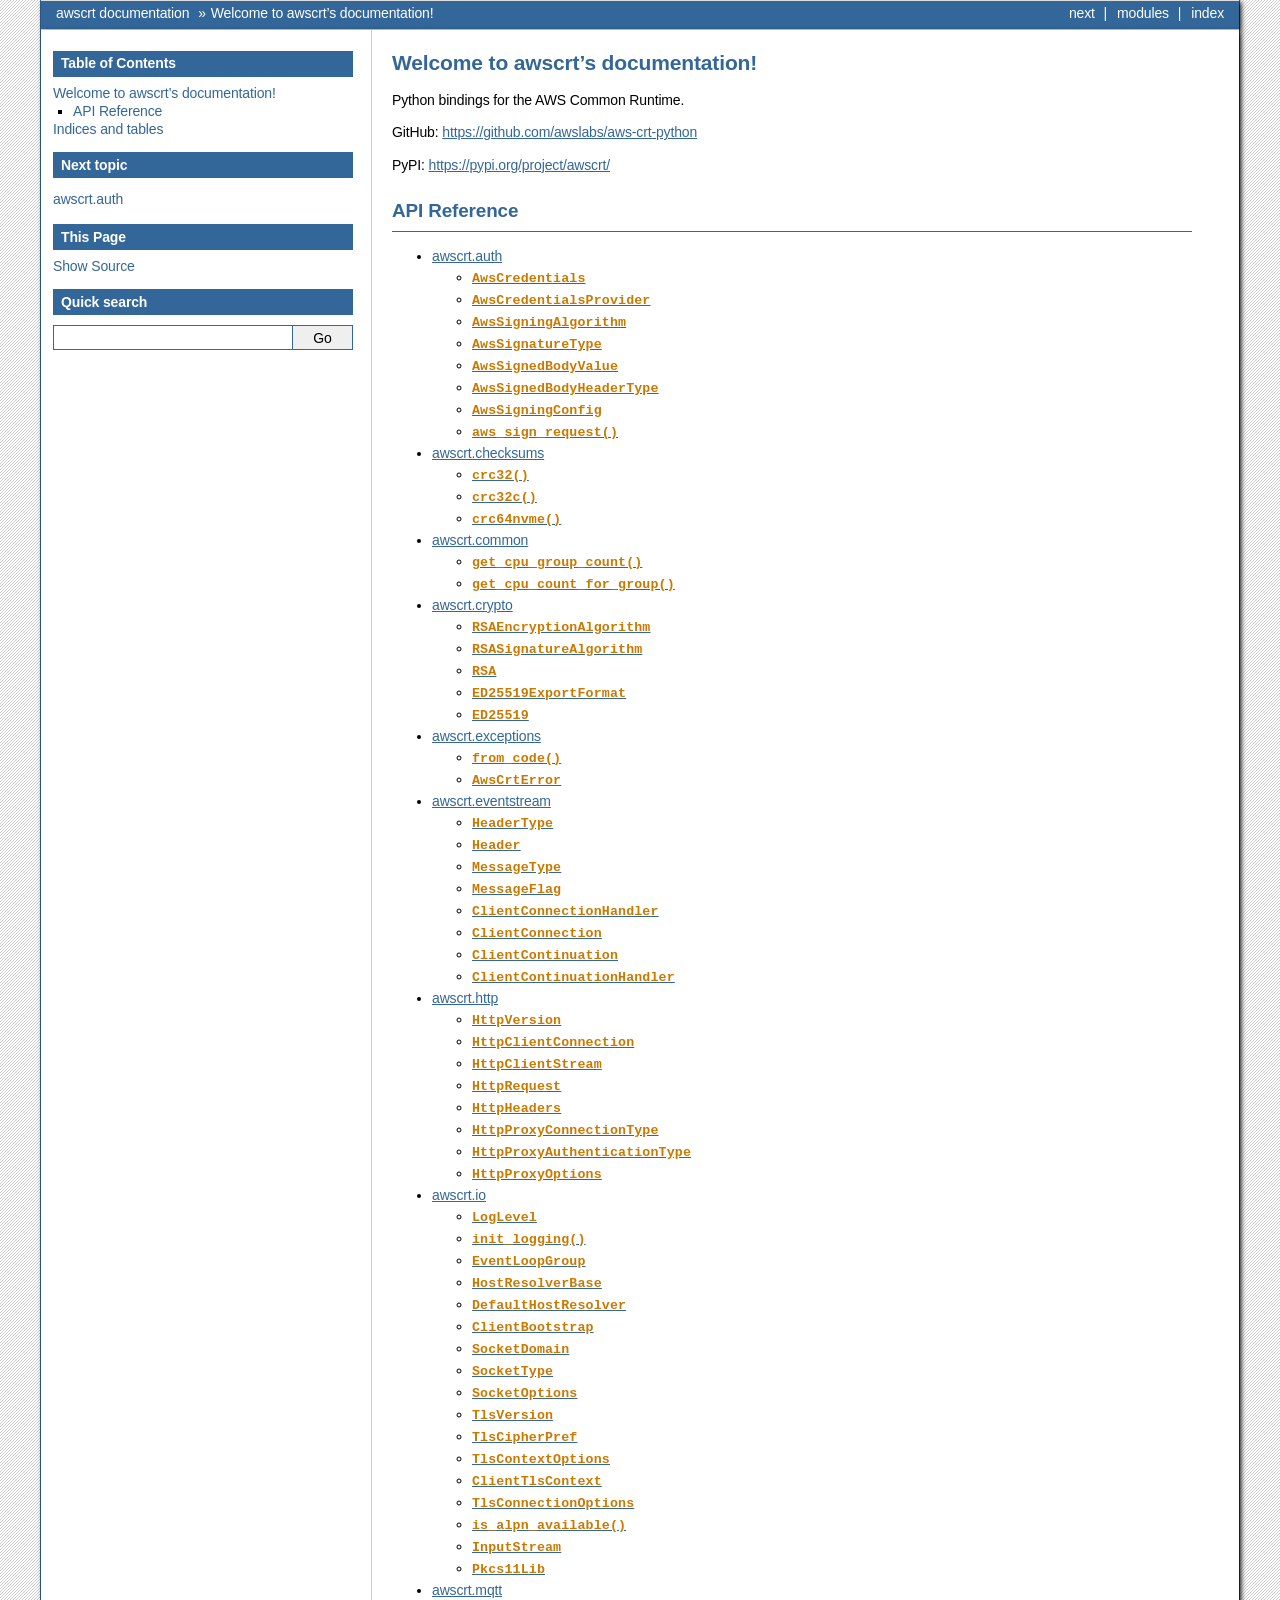
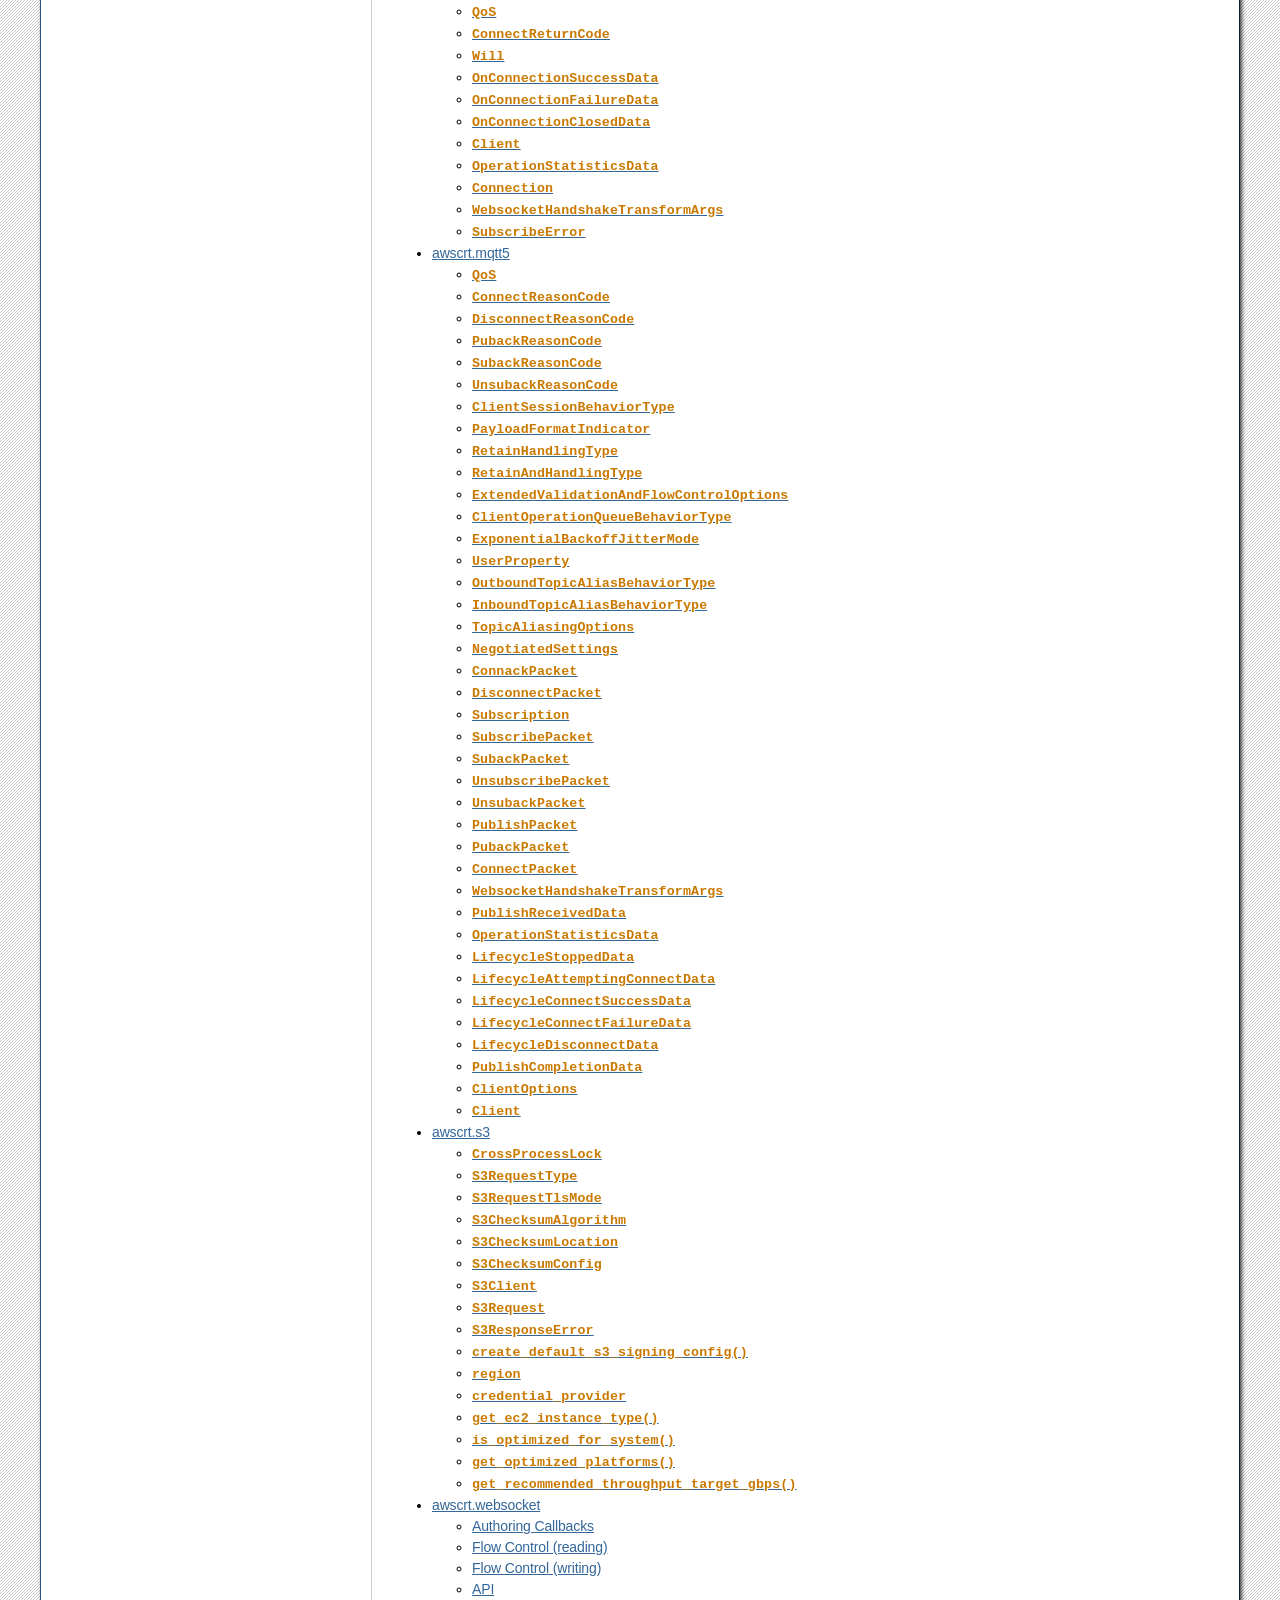
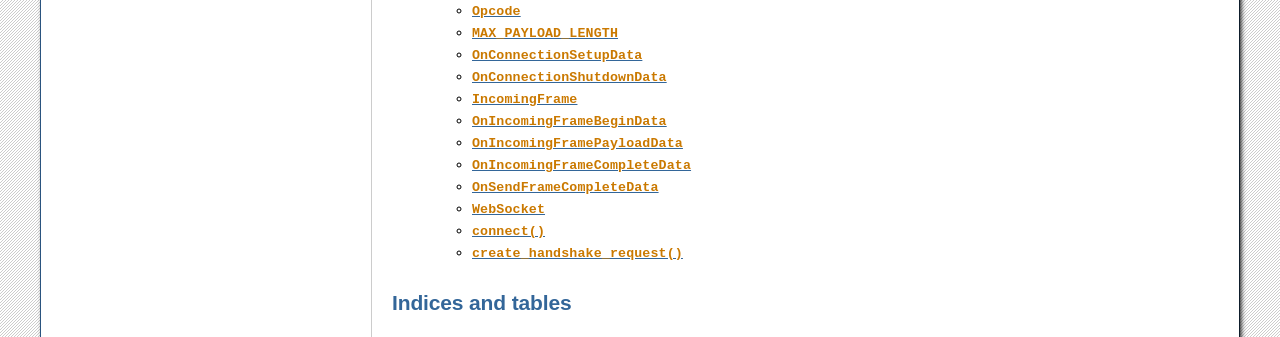
<file: docs/index.html>
<!doctype html>

<html lang="en" data-content_root="./">
  <head>
    <meta charset="utf-8" />
    <meta name="viewport" content="width=device-width, initial-scale=1.0" /><meta name="viewport" content="width=device-width, initial-scale=1" />

    <title>Welcome to awscrt’s documentation! &#8212; awscrt  documentation</title>
    <link rel="stylesheet" type="text/css" href="_static/pygments.css?v=d75fae25" />
    <link rel="stylesheet" type="text/css" href="_static/css/custom.css?v=93be7416" />
    
    <script src="_static/documentation_options.js?v=5929fcd5"></script>
    <script src="_static/doctools.js?v=888ff710"></script>
    <script src="_static/sphinx_highlight.js?v=dc90522c"></script>
    <script src="_static/bizstyle.js"></script>
    <link rel="index" title="Index" href="genindex.html" />
    <link rel="search" title="Search" href="search.html" />
    <link rel="next" title="awscrt.auth" href="api/auth.html" />
    <meta name="viewport" content="width=device-width,initial-scale=1.0" />
    <!--[if lt IE 9]>
    <script src="_static/css3-mediaqueries.js"></script>
    <![endif]-->
  </head><body>
    <div class="related" role="navigation" aria-label="related navigation">
      <h3>Navigation</h3>
      <ul>
        <li class="right" style="margin-right: 10px">
          <a href="genindex.html" title="General Index"
             accesskey="I">index</a></li>
        <li class="right" >
          <a href="py-modindex.html" title="Python Module Index"
             >modules</a> |</li>
        <li class="right" >
          <a href="api/auth.html" title="awscrt.auth"
             accesskey="N">next</a> |</li>
        <li class="nav-item nav-item-0"><a href="#">awscrt  documentation</a> &#187;</li>
        <li class="nav-item nav-item-this"><a href="">Welcome to awscrt’s documentation!</a></li> 
      </ul>
    </div>  

    <div class="document">
      <div class="documentwrapper">
        <div class="bodywrapper">
          <div class="body" role="main">
            
  <section id="welcome-to-awscrt-s-documentation">
<h1>Welcome to awscrt’s documentation!<a class="headerlink" href="#welcome-to-awscrt-s-documentation" title="Link to this heading">¶</a></h1>
<p>Python bindings for the AWS Common Runtime.</p>
<p>GitHub: <a class="reference external" href="https://github.com/awslabs/aws-crt-python">https://github.com/awslabs/aws-crt-python</a></p>
<p>PyPI: <a class="reference external" href="https://pypi.org/project/awscrt/">https://pypi.org/project/awscrt/</a></p>
<section id="api-reference">
<h2>API Reference<a class="headerlink" href="#api-reference" title="Link to this heading">¶</a></h2>
<div class="toctree-wrapper compound">
<ul>
<li class="toctree-l1"><a class="reference internal" href="api/auth.html">awscrt.auth</a><ul>
<li class="toctree-l2"><a class="reference internal" href="api/auth.html#awscrt.auth.AwsCredentials"><code class="docutils literal notranslate"><span class="pre">AwsCredentials</span></code></a></li>
<li class="toctree-l2"><a class="reference internal" href="api/auth.html#awscrt.auth.AwsCredentialsProvider"><code class="docutils literal notranslate"><span class="pre">AwsCredentialsProvider</span></code></a></li>
<li class="toctree-l2"><a class="reference internal" href="api/auth.html#awscrt.auth.AwsSigningAlgorithm"><code class="docutils literal notranslate"><span class="pre">AwsSigningAlgorithm</span></code></a></li>
<li class="toctree-l2"><a class="reference internal" href="api/auth.html#awscrt.auth.AwsSignatureType"><code class="docutils literal notranslate"><span class="pre">AwsSignatureType</span></code></a></li>
<li class="toctree-l2"><a class="reference internal" href="api/auth.html#awscrt.auth.AwsSignedBodyValue"><code class="docutils literal notranslate"><span class="pre">AwsSignedBodyValue</span></code></a></li>
<li class="toctree-l2"><a class="reference internal" href="api/auth.html#awscrt.auth.AwsSignedBodyHeaderType"><code class="docutils literal notranslate"><span class="pre">AwsSignedBodyHeaderType</span></code></a></li>
<li class="toctree-l2"><a class="reference internal" href="api/auth.html#awscrt.auth.AwsSigningConfig"><code class="docutils literal notranslate"><span class="pre">AwsSigningConfig</span></code></a></li>
<li class="toctree-l2"><a class="reference internal" href="api/auth.html#awscrt.auth.aws_sign_request"><code class="docutils literal notranslate"><span class="pre">aws_sign_request()</span></code></a></li>
</ul>
</li>
<li class="toctree-l1"><a class="reference internal" href="api/checksums.html">awscrt.checksums</a><ul>
<li class="toctree-l2"><a class="reference internal" href="api/checksums.html#awscrt.checksums.crc32"><code class="docutils literal notranslate"><span class="pre">crc32()</span></code></a></li>
<li class="toctree-l2"><a class="reference internal" href="api/checksums.html#awscrt.checksums.crc32c"><code class="docutils literal notranslate"><span class="pre">crc32c()</span></code></a></li>
<li class="toctree-l2"><a class="reference internal" href="api/checksums.html#awscrt.checksums.crc64nvme"><code class="docutils literal notranslate"><span class="pre">crc64nvme()</span></code></a></li>
</ul>
</li>
<li class="toctree-l1"><a class="reference internal" href="api/common.html">awscrt.common</a><ul>
<li class="toctree-l2"><a class="reference internal" href="api/common.html#awscrt.common.get_cpu_group_count"><code class="docutils literal notranslate"><span class="pre">get_cpu_group_count()</span></code></a></li>
<li class="toctree-l2"><a class="reference internal" href="api/common.html#awscrt.common.get_cpu_count_for_group"><code class="docutils literal notranslate"><span class="pre">get_cpu_count_for_group()</span></code></a></li>
</ul>
</li>
<li class="toctree-l1"><a class="reference internal" href="api/crypto.html">awscrt.crypto</a><ul>
<li class="toctree-l2"><a class="reference internal" href="api/crypto.html#awscrt.crypto.RSAEncryptionAlgorithm"><code class="docutils literal notranslate"><span class="pre">RSAEncryptionAlgorithm</span></code></a></li>
<li class="toctree-l2"><a class="reference internal" href="api/crypto.html#awscrt.crypto.RSASignatureAlgorithm"><code class="docutils literal notranslate"><span class="pre">RSASignatureAlgorithm</span></code></a></li>
<li class="toctree-l2"><a class="reference internal" href="api/crypto.html#awscrt.crypto.RSA"><code class="docutils literal notranslate"><span class="pre">RSA</span></code></a></li>
<li class="toctree-l2"><a class="reference internal" href="api/crypto.html#awscrt.crypto.ED25519ExportFormat"><code class="docutils literal notranslate"><span class="pre">ED25519ExportFormat</span></code></a></li>
<li class="toctree-l2"><a class="reference internal" href="api/crypto.html#awscrt.crypto.ED25519"><code class="docutils literal notranslate"><span class="pre">ED25519</span></code></a></li>
</ul>
</li>
<li class="toctree-l1"><a class="reference internal" href="api/exceptions.html">awscrt.exceptions</a><ul>
<li class="toctree-l2"><a class="reference internal" href="api/exceptions.html#awscrt.exceptions.from_code"><code class="docutils literal notranslate"><span class="pre">from_code()</span></code></a></li>
<li class="toctree-l2"><a class="reference internal" href="api/exceptions.html#awscrt.exceptions.AwsCrtError"><code class="docutils literal notranslate"><span class="pre">AwsCrtError</span></code></a></li>
</ul>
</li>
<li class="toctree-l1"><a class="reference internal" href="api/eventstream.html">awscrt.eventstream</a><ul>
<li class="toctree-l2"><a class="reference internal" href="api/eventstream.html#awscrt.eventstream.HeaderType"><code class="docutils literal notranslate"><span class="pre">HeaderType</span></code></a></li>
<li class="toctree-l2"><a class="reference internal" href="api/eventstream.html#awscrt.eventstream.Header"><code class="docutils literal notranslate"><span class="pre">Header</span></code></a></li>
<li class="toctree-l2"><a class="reference internal" href="api/eventstream.html#awscrt.eventstream.rpc.MessageType"><code class="docutils literal notranslate"><span class="pre">MessageType</span></code></a></li>
<li class="toctree-l2"><a class="reference internal" href="api/eventstream.html#awscrt.eventstream.rpc.MessageFlag"><code class="docutils literal notranslate"><span class="pre">MessageFlag</span></code></a></li>
<li class="toctree-l2"><a class="reference internal" href="api/eventstream.html#awscrt.eventstream.rpc.ClientConnectionHandler"><code class="docutils literal notranslate"><span class="pre">ClientConnectionHandler</span></code></a></li>
<li class="toctree-l2"><a class="reference internal" href="api/eventstream.html#awscrt.eventstream.rpc.ClientConnection"><code class="docutils literal notranslate"><span class="pre">ClientConnection</span></code></a></li>
<li class="toctree-l2"><a class="reference internal" href="api/eventstream.html#awscrt.eventstream.rpc.ClientContinuation"><code class="docutils literal notranslate"><span class="pre">ClientContinuation</span></code></a></li>
<li class="toctree-l2"><a class="reference internal" href="api/eventstream.html#awscrt.eventstream.rpc.ClientContinuationHandler"><code class="docutils literal notranslate"><span class="pre">ClientContinuationHandler</span></code></a></li>
</ul>
</li>
<li class="toctree-l1"><a class="reference internal" href="api/http.html">awscrt.http</a><ul>
<li class="toctree-l2"><a class="reference internal" href="api/http.html#awscrt.http.HttpVersion"><code class="docutils literal notranslate"><span class="pre">HttpVersion</span></code></a></li>
<li class="toctree-l2"><a class="reference internal" href="api/http.html#awscrt.http.HttpClientConnection"><code class="docutils literal notranslate"><span class="pre">HttpClientConnection</span></code></a></li>
<li class="toctree-l2"><a class="reference internal" href="api/http.html#awscrt.http.HttpClientStream"><code class="docutils literal notranslate"><span class="pre">HttpClientStream</span></code></a></li>
<li class="toctree-l2"><a class="reference internal" href="api/http.html#awscrt.http.HttpRequest"><code class="docutils literal notranslate"><span class="pre">HttpRequest</span></code></a></li>
<li class="toctree-l2"><a class="reference internal" href="api/http.html#awscrt.http.HttpHeaders"><code class="docutils literal notranslate"><span class="pre">HttpHeaders</span></code></a></li>
<li class="toctree-l2"><a class="reference internal" href="api/http.html#awscrt.http.HttpProxyConnectionType"><code class="docutils literal notranslate"><span class="pre">HttpProxyConnectionType</span></code></a></li>
<li class="toctree-l2"><a class="reference internal" href="api/http.html#awscrt.http.HttpProxyAuthenticationType"><code class="docutils literal notranslate"><span class="pre">HttpProxyAuthenticationType</span></code></a></li>
<li class="toctree-l2"><a class="reference internal" href="api/http.html#awscrt.http.HttpProxyOptions"><code class="docutils literal notranslate"><span class="pre">HttpProxyOptions</span></code></a></li>
</ul>
</li>
<li class="toctree-l1"><a class="reference internal" href="api/io.html">awscrt.io</a><ul>
<li class="toctree-l2"><a class="reference internal" href="api/io.html#awscrt.io.LogLevel"><code class="docutils literal notranslate"><span class="pre">LogLevel</span></code></a></li>
<li class="toctree-l2"><a class="reference internal" href="api/io.html#awscrt.io.init_logging"><code class="docutils literal notranslate"><span class="pre">init_logging()</span></code></a></li>
<li class="toctree-l2"><a class="reference internal" href="api/io.html#awscrt.io.EventLoopGroup"><code class="docutils literal notranslate"><span class="pre">EventLoopGroup</span></code></a></li>
<li class="toctree-l2"><a class="reference internal" href="api/io.html#awscrt.io.HostResolverBase"><code class="docutils literal notranslate"><span class="pre">HostResolverBase</span></code></a></li>
<li class="toctree-l2"><a class="reference internal" href="api/io.html#awscrt.io.DefaultHostResolver"><code class="docutils literal notranslate"><span class="pre">DefaultHostResolver</span></code></a></li>
<li class="toctree-l2"><a class="reference internal" href="api/io.html#awscrt.io.ClientBootstrap"><code class="docutils literal notranslate"><span class="pre">ClientBootstrap</span></code></a></li>
<li class="toctree-l2"><a class="reference internal" href="api/io.html#awscrt.io.SocketDomain"><code class="docutils literal notranslate"><span class="pre">SocketDomain</span></code></a></li>
<li class="toctree-l2"><a class="reference internal" href="api/io.html#awscrt.io.SocketType"><code class="docutils literal notranslate"><span class="pre">SocketType</span></code></a></li>
<li class="toctree-l2"><a class="reference internal" href="api/io.html#awscrt.io.SocketOptions"><code class="docutils literal notranslate"><span class="pre">SocketOptions</span></code></a></li>
<li class="toctree-l2"><a class="reference internal" href="api/io.html#awscrt.io.TlsVersion"><code class="docutils literal notranslate"><span class="pre">TlsVersion</span></code></a></li>
<li class="toctree-l2"><a class="reference internal" href="api/io.html#awscrt.io.TlsCipherPref"><code class="docutils literal notranslate"><span class="pre">TlsCipherPref</span></code></a></li>
<li class="toctree-l2"><a class="reference internal" href="api/io.html#awscrt.io.TlsContextOptions"><code class="docutils literal notranslate"><span class="pre">TlsContextOptions</span></code></a></li>
<li class="toctree-l2"><a class="reference internal" href="api/io.html#awscrt.io.ClientTlsContext"><code class="docutils literal notranslate"><span class="pre">ClientTlsContext</span></code></a></li>
<li class="toctree-l2"><a class="reference internal" href="api/io.html#awscrt.io.TlsConnectionOptions"><code class="docutils literal notranslate"><span class="pre">TlsConnectionOptions</span></code></a></li>
<li class="toctree-l2"><a class="reference internal" href="api/io.html#awscrt.io.is_alpn_available"><code class="docutils literal notranslate"><span class="pre">is_alpn_available()</span></code></a></li>
<li class="toctree-l2"><a class="reference internal" href="api/io.html#awscrt.io.InputStream"><code class="docutils literal notranslate"><span class="pre">InputStream</span></code></a></li>
<li class="toctree-l2"><a class="reference internal" href="api/io.html#awscrt.io.Pkcs11Lib"><code class="docutils literal notranslate"><span class="pre">Pkcs11Lib</span></code></a></li>
</ul>
</li>
<li class="toctree-l1"><a class="reference internal" href="api/mqtt.html">awscrt.mqtt</a><ul>
<li class="toctree-l2"><a class="reference internal" href="api/mqtt.html#awscrt.mqtt.QoS"><code class="docutils literal notranslate"><span class="pre">QoS</span></code></a></li>
<li class="toctree-l2"><a class="reference internal" href="api/mqtt.html#awscrt.mqtt.ConnectReturnCode"><code class="docutils literal notranslate"><span class="pre">ConnectReturnCode</span></code></a></li>
<li class="toctree-l2"><a class="reference internal" href="api/mqtt.html#awscrt.mqtt.Will"><code class="docutils literal notranslate"><span class="pre">Will</span></code></a></li>
<li class="toctree-l2"><a class="reference internal" href="api/mqtt.html#awscrt.mqtt.OnConnectionSuccessData"><code class="docutils literal notranslate"><span class="pre">OnConnectionSuccessData</span></code></a></li>
<li class="toctree-l2"><a class="reference internal" href="api/mqtt.html#awscrt.mqtt.OnConnectionFailureData"><code class="docutils literal notranslate"><span class="pre">OnConnectionFailureData</span></code></a></li>
<li class="toctree-l2"><a class="reference internal" href="api/mqtt.html#awscrt.mqtt.OnConnectionClosedData"><code class="docutils literal notranslate"><span class="pre">OnConnectionClosedData</span></code></a></li>
<li class="toctree-l2"><a class="reference internal" href="api/mqtt.html#awscrt.mqtt.Client"><code class="docutils literal notranslate"><span class="pre">Client</span></code></a></li>
<li class="toctree-l2"><a class="reference internal" href="api/mqtt.html#awscrt.mqtt.OperationStatisticsData"><code class="docutils literal notranslate"><span class="pre">OperationStatisticsData</span></code></a></li>
<li class="toctree-l2"><a class="reference internal" href="api/mqtt.html#awscrt.mqtt.Connection"><code class="docutils literal notranslate"><span class="pre">Connection</span></code></a></li>
<li class="toctree-l2"><a class="reference internal" href="api/mqtt.html#awscrt.mqtt.WebsocketHandshakeTransformArgs"><code class="docutils literal notranslate"><span class="pre">WebsocketHandshakeTransformArgs</span></code></a></li>
<li class="toctree-l2"><a class="reference internal" href="api/mqtt.html#awscrt.mqtt.SubscribeError"><code class="docutils literal notranslate"><span class="pre">SubscribeError</span></code></a></li>
</ul>
</li>
<li class="toctree-l1"><a class="reference internal" href="api/mqtt5.html">awscrt.mqtt5</a><ul>
<li class="toctree-l2"><a class="reference internal" href="api/mqtt5.html#awscrt.mqtt5.QoS"><code class="docutils literal notranslate"><span class="pre">QoS</span></code></a></li>
<li class="toctree-l2"><a class="reference internal" href="api/mqtt5.html#awscrt.mqtt5.ConnectReasonCode"><code class="docutils literal notranslate"><span class="pre">ConnectReasonCode</span></code></a></li>
<li class="toctree-l2"><a class="reference internal" href="api/mqtt5.html#awscrt.mqtt5.DisconnectReasonCode"><code class="docutils literal notranslate"><span class="pre">DisconnectReasonCode</span></code></a></li>
<li class="toctree-l2"><a class="reference internal" href="api/mqtt5.html#awscrt.mqtt5.PubackReasonCode"><code class="docutils literal notranslate"><span class="pre">PubackReasonCode</span></code></a></li>
<li class="toctree-l2"><a class="reference internal" href="api/mqtt5.html#awscrt.mqtt5.SubackReasonCode"><code class="docutils literal notranslate"><span class="pre">SubackReasonCode</span></code></a></li>
<li class="toctree-l2"><a class="reference internal" href="api/mqtt5.html#awscrt.mqtt5.UnsubackReasonCode"><code class="docutils literal notranslate"><span class="pre">UnsubackReasonCode</span></code></a></li>
<li class="toctree-l2"><a class="reference internal" href="api/mqtt5.html#awscrt.mqtt5.ClientSessionBehaviorType"><code class="docutils literal notranslate"><span class="pre">ClientSessionBehaviorType</span></code></a></li>
<li class="toctree-l2"><a class="reference internal" href="api/mqtt5.html#awscrt.mqtt5.PayloadFormatIndicator"><code class="docutils literal notranslate"><span class="pre">PayloadFormatIndicator</span></code></a></li>
<li class="toctree-l2"><a class="reference internal" href="api/mqtt5.html#awscrt.mqtt5.RetainHandlingType"><code class="docutils literal notranslate"><span class="pre">RetainHandlingType</span></code></a></li>
<li class="toctree-l2"><a class="reference internal" href="api/mqtt5.html#awscrt.mqtt5.RetainAndHandlingType"><code class="docutils literal notranslate"><span class="pre">RetainAndHandlingType</span></code></a></li>
<li class="toctree-l2"><a class="reference internal" href="api/mqtt5.html#awscrt.mqtt5.ExtendedValidationAndFlowControlOptions"><code class="docutils literal notranslate"><span class="pre">ExtendedValidationAndFlowControlOptions</span></code></a></li>
<li class="toctree-l2"><a class="reference internal" href="api/mqtt5.html#awscrt.mqtt5.ClientOperationQueueBehaviorType"><code class="docutils literal notranslate"><span class="pre">ClientOperationQueueBehaviorType</span></code></a></li>
<li class="toctree-l2"><a class="reference internal" href="api/mqtt5.html#awscrt.mqtt5.ExponentialBackoffJitterMode"><code class="docutils literal notranslate"><span class="pre">ExponentialBackoffJitterMode</span></code></a></li>
<li class="toctree-l2"><a class="reference internal" href="api/mqtt5.html#awscrt.mqtt5.UserProperty"><code class="docutils literal notranslate"><span class="pre">UserProperty</span></code></a></li>
<li class="toctree-l2"><a class="reference internal" href="api/mqtt5.html#awscrt.mqtt5.OutboundTopicAliasBehaviorType"><code class="docutils literal notranslate"><span class="pre">OutboundTopicAliasBehaviorType</span></code></a></li>
<li class="toctree-l2"><a class="reference internal" href="api/mqtt5.html#awscrt.mqtt5.InboundTopicAliasBehaviorType"><code class="docutils literal notranslate"><span class="pre">InboundTopicAliasBehaviorType</span></code></a></li>
<li class="toctree-l2"><a class="reference internal" href="api/mqtt5.html#awscrt.mqtt5.TopicAliasingOptions"><code class="docutils literal notranslate"><span class="pre">TopicAliasingOptions</span></code></a></li>
<li class="toctree-l2"><a class="reference internal" href="api/mqtt5.html#awscrt.mqtt5.NegotiatedSettings"><code class="docutils literal notranslate"><span class="pre">NegotiatedSettings</span></code></a></li>
<li class="toctree-l2"><a class="reference internal" href="api/mqtt5.html#awscrt.mqtt5.ConnackPacket"><code class="docutils literal notranslate"><span class="pre">ConnackPacket</span></code></a></li>
<li class="toctree-l2"><a class="reference internal" href="api/mqtt5.html#awscrt.mqtt5.DisconnectPacket"><code class="docutils literal notranslate"><span class="pre">DisconnectPacket</span></code></a></li>
<li class="toctree-l2"><a class="reference internal" href="api/mqtt5.html#awscrt.mqtt5.Subscription"><code class="docutils literal notranslate"><span class="pre">Subscription</span></code></a></li>
<li class="toctree-l2"><a class="reference internal" href="api/mqtt5.html#awscrt.mqtt5.SubscribePacket"><code class="docutils literal notranslate"><span class="pre">SubscribePacket</span></code></a></li>
<li class="toctree-l2"><a class="reference internal" href="api/mqtt5.html#awscrt.mqtt5.SubackPacket"><code class="docutils literal notranslate"><span class="pre">SubackPacket</span></code></a></li>
<li class="toctree-l2"><a class="reference internal" href="api/mqtt5.html#awscrt.mqtt5.UnsubscribePacket"><code class="docutils literal notranslate"><span class="pre">UnsubscribePacket</span></code></a></li>
<li class="toctree-l2"><a class="reference internal" href="api/mqtt5.html#awscrt.mqtt5.UnsubackPacket"><code class="docutils literal notranslate"><span class="pre">UnsubackPacket</span></code></a></li>
<li class="toctree-l2"><a class="reference internal" href="api/mqtt5.html#awscrt.mqtt5.PublishPacket"><code class="docutils literal notranslate"><span class="pre">PublishPacket</span></code></a></li>
<li class="toctree-l2"><a class="reference internal" href="api/mqtt5.html#awscrt.mqtt5.PubackPacket"><code class="docutils literal notranslate"><span class="pre">PubackPacket</span></code></a></li>
<li class="toctree-l2"><a class="reference internal" href="api/mqtt5.html#awscrt.mqtt5.ConnectPacket"><code class="docutils literal notranslate"><span class="pre">ConnectPacket</span></code></a></li>
<li class="toctree-l2"><a class="reference internal" href="api/mqtt5.html#awscrt.mqtt5.WebsocketHandshakeTransformArgs"><code class="docutils literal notranslate"><span class="pre">WebsocketHandshakeTransformArgs</span></code></a></li>
<li class="toctree-l2"><a class="reference internal" href="api/mqtt5.html#awscrt.mqtt5.PublishReceivedData"><code class="docutils literal notranslate"><span class="pre">PublishReceivedData</span></code></a></li>
<li class="toctree-l2"><a class="reference internal" href="api/mqtt5.html#awscrt.mqtt5.OperationStatisticsData"><code class="docutils literal notranslate"><span class="pre">OperationStatisticsData</span></code></a></li>
<li class="toctree-l2"><a class="reference internal" href="api/mqtt5.html#awscrt.mqtt5.LifecycleStoppedData"><code class="docutils literal notranslate"><span class="pre">LifecycleStoppedData</span></code></a></li>
<li class="toctree-l2"><a class="reference internal" href="api/mqtt5.html#awscrt.mqtt5.LifecycleAttemptingConnectData"><code class="docutils literal notranslate"><span class="pre">LifecycleAttemptingConnectData</span></code></a></li>
<li class="toctree-l2"><a class="reference internal" href="api/mqtt5.html#awscrt.mqtt5.LifecycleConnectSuccessData"><code class="docutils literal notranslate"><span class="pre">LifecycleConnectSuccessData</span></code></a></li>
<li class="toctree-l2"><a class="reference internal" href="api/mqtt5.html#awscrt.mqtt5.LifecycleConnectFailureData"><code class="docutils literal notranslate"><span class="pre">LifecycleConnectFailureData</span></code></a></li>
<li class="toctree-l2"><a class="reference internal" href="api/mqtt5.html#awscrt.mqtt5.LifecycleDisconnectData"><code class="docutils literal notranslate"><span class="pre">LifecycleDisconnectData</span></code></a></li>
<li class="toctree-l2"><a class="reference internal" href="api/mqtt5.html#awscrt.mqtt5.PublishCompletionData"><code class="docutils literal notranslate"><span class="pre">PublishCompletionData</span></code></a></li>
<li class="toctree-l2"><a class="reference internal" href="api/mqtt5.html#awscrt.mqtt5.ClientOptions"><code class="docutils literal notranslate"><span class="pre">ClientOptions</span></code></a></li>
<li class="toctree-l2"><a class="reference internal" href="api/mqtt5.html#awscrt.mqtt5.Client"><code class="docutils literal notranslate"><span class="pre">Client</span></code></a></li>
</ul>
</li>
<li class="toctree-l1"><a class="reference internal" href="api/s3.html">awscrt.s3</a><ul>
<li class="toctree-l2"><a class="reference internal" href="api/s3.html#awscrt.s3.CrossProcessLock"><code class="docutils literal notranslate"><span class="pre">CrossProcessLock</span></code></a></li>
<li class="toctree-l2"><a class="reference internal" href="api/s3.html#awscrt.s3.S3RequestType"><code class="docutils literal notranslate"><span class="pre">S3RequestType</span></code></a></li>
<li class="toctree-l2"><a class="reference internal" href="api/s3.html#awscrt.s3.S3RequestTlsMode"><code class="docutils literal notranslate"><span class="pre">S3RequestTlsMode</span></code></a></li>
<li class="toctree-l2"><a class="reference internal" href="api/s3.html#awscrt.s3.S3ChecksumAlgorithm"><code class="docutils literal notranslate"><span class="pre">S3ChecksumAlgorithm</span></code></a></li>
<li class="toctree-l2"><a class="reference internal" href="api/s3.html#awscrt.s3.S3ChecksumLocation"><code class="docutils literal notranslate"><span class="pre">S3ChecksumLocation</span></code></a></li>
<li class="toctree-l2"><a class="reference internal" href="api/s3.html#awscrt.s3.S3ChecksumConfig"><code class="docutils literal notranslate"><span class="pre">S3ChecksumConfig</span></code></a></li>
<li class="toctree-l2"><a class="reference internal" href="api/s3.html#awscrt.s3.S3Client"><code class="docutils literal notranslate"><span class="pre">S3Client</span></code></a></li>
<li class="toctree-l2"><a class="reference internal" href="api/s3.html#awscrt.s3.S3Request"><code class="docutils literal notranslate"><span class="pre">S3Request</span></code></a></li>
<li class="toctree-l2"><a class="reference internal" href="api/s3.html#awscrt.s3.S3ResponseError"><code class="docutils literal notranslate"><span class="pre">S3ResponseError</span></code></a></li>
<li class="toctree-l2"><a class="reference internal" href="api/s3.html#awscrt.s3.create_default_s3_signing_config"><code class="docutils literal notranslate"><span class="pre">create_default_s3_signing_config()</span></code></a></li>
<li class="toctree-l2"><a class="reference internal" href="api/s3.html#awscrt.s3.region"><code class="docutils literal notranslate"><span class="pre">region</span></code></a></li>
<li class="toctree-l2"><a class="reference internal" href="api/s3.html#awscrt.s3.credential_provider"><code class="docutils literal notranslate"><span class="pre">credential_provider</span></code></a></li>
<li class="toctree-l2"><a class="reference internal" href="api/s3.html#awscrt.s3.get_ec2_instance_type"><code class="docutils literal notranslate"><span class="pre">get_ec2_instance_type()</span></code></a></li>
<li class="toctree-l2"><a class="reference internal" href="api/s3.html#awscrt.s3.is_optimized_for_system"><code class="docutils literal notranslate"><span class="pre">is_optimized_for_system()</span></code></a></li>
<li class="toctree-l2"><a class="reference internal" href="api/s3.html#awscrt.s3.get_optimized_platforms"><code class="docutils literal notranslate"><span class="pre">get_optimized_platforms()</span></code></a></li>
<li class="toctree-l2"><a class="reference internal" href="api/s3.html#awscrt.s3.get_recommended_throughput_target_gbps"><code class="docutils literal notranslate"><span class="pre">get_recommended_throughput_target_gbps()</span></code></a></li>
</ul>
</li>
<li class="toctree-l1"><a class="reference internal" href="api/websocket.html">awscrt.websocket</a><ul>
<li class="toctree-l2"><a class="reference internal" href="api/websocket.html#authoring-callbacks">Authoring Callbacks</a></li>
<li class="toctree-l2"><a class="reference internal" href="api/websocket.html#flow-control-reading">Flow Control (reading)</a></li>
<li class="toctree-l2"><a class="reference internal" href="api/websocket.html#flow-control-writing">Flow Control (writing)</a></li>
<li class="toctree-l2"><a class="reference internal" href="api/websocket.html#api">API</a></li>
<li class="toctree-l2"><a class="reference internal" href="api/websocket.html#awscrt.websocket.Opcode"><code class="docutils literal notranslate"><span class="pre">Opcode</span></code></a></li>
<li class="toctree-l2"><a class="reference internal" href="api/websocket.html#awscrt.websocket.MAX_PAYLOAD_LENGTH"><code class="docutils literal notranslate"><span class="pre">MAX_PAYLOAD_LENGTH</span></code></a></li>
<li class="toctree-l2"><a class="reference internal" href="api/websocket.html#awscrt.websocket.OnConnectionSetupData"><code class="docutils literal notranslate"><span class="pre">OnConnectionSetupData</span></code></a></li>
<li class="toctree-l2"><a class="reference internal" href="api/websocket.html#awscrt.websocket.OnConnectionShutdownData"><code class="docutils literal notranslate"><span class="pre">OnConnectionShutdownData</span></code></a></li>
<li class="toctree-l2"><a class="reference internal" href="api/websocket.html#awscrt.websocket.IncomingFrame"><code class="docutils literal notranslate"><span class="pre">IncomingFrame</span></code></a></li>
<li class="toctree-l2"><a class="reference internal" href="api/websocket.html#awscrt.websocket.OnIncomingFrameBeginData"><code class="docutils literal notranslate"><span class="pre">OnIncomingFrameBeginData</span></code></a></li>
<li class="toctree-l2"><a class="reference internal" href="api/websocket.html#awscrt.websocket.OnIncomingFramePayloadData"><code class="docutils literal notranslate"><span class="pre">OnIncomingFramePayloadData</span></code></a></li>
<li class="toctree-l2"><a class="reference internal" href="api/websocket.html#awscrt.websocket.OnIncomingFrameCompleteData"><code class="docutils literal notranslate"><span class="pre">OnIncomingFrameCompleteData</span></code></a></li>
<li class="toctree-l2"><a class="reference internal" href="api/websocket.html#awscrt.websocket.OnSendFrameCompleteData"><code class="docutils literal notranslate"><span class="pre">OnSendFrameCompleteData</span></code></a></li>
<li class="toctree-l2"><a class="reference internal" href="api/websocket.html#awscrt.websocket.WebSocket"><code class="docutils literal notranslate"><span class="pre">WebSocket</span></code></a></li>
<li class="toctree-l2"><a class="reference internal" href="api/websocket.html#awscrt.websocket.connect"><code class="docutils literal notranslate"><span class="pre">connect()</span></code></a></li>
<li class="toctree-l2"><a class="reference internal" href="api/websocket.html#awscrt.websocket.create_handshake_request"><code class="docutils literal notranslate"><span class="pre">create_handshake_request()</span></code></a></li>
</ul>
</li>
</ul>
</div>
</section>
</section>
<section id="indices-and-tables">
<h1>Indices and tables<a class="headerlink" href="#indices-and-tables" title="Link to this heading">¶</a></h1>
<ul class="simple">
<li><p><a class="reference internal" href="genindex.html"><span class="std std-ref">Index</span></a></p></li>
<li><p><a class="reference internal" href="search.html"><span class="std std-ref">Search Page</span></a></p></li>
</ul>
</section>


            <div class="clearer"></div>
          </div>
        </div>
      </div>
      <div class="sphinxsidebar" role="navigation" aria-label="main navigation">
        <div class="sphinxsidebarwrapper">
  <div>
    <h3><a href="#">Table of Contents</a></h3>
    <ul>
<li><a class="reference internal" href="#">Welcome to awscrt’s documentation!</a><ul>
<li><a class="reference internal" href="#api-reference">API Reference</a></li>
</ul>
</li>
<li><a class="reference internal" href="#indices-and-tables">Indices and tables</a></li>
</ul>

  </div>
  <div>
    <h4>Next topic</h4>
    <p class="topless"><a href="api/auth.html"
                          title="next chapter">awscrt.auth</a></p>
  </div>
  <div role="note" aria-label="source link">
    <h3>This Page</h3>
    <ul class="this-page-menu">
      <li><a href="_sources/index.rst.txt"
            rel="nofollow">Show Source</a></li>
    </ul>
   </div>
<div id="searchbox" style="display: none" role="search">
  <h3 id="searchlabel">Quick search</h3>
    <div class="searchformwrapper">
    <form class="search" action="search.html" method="get">
      <input type="text" name="q" aria-labelledby="searchlabel" autocomplete="off" autocorrect="off" autocapitalize="off" spellcheck="false"/>
      <input type="submit" value="Go" />
    </form>
    </div>
</div>
<script>document.getElementById('searchbox').style.display = "block"</script>
        </div>
      </div>
      <div class="clearer"></div>
    </div>
    <div class="related" role="navigation" aria-label="related navigation">
      <h3>Navigation</h3>
      <ul>
        <li class="right" style="margin-right: 10px">
          <a href="genindex.html" title="General Index"
             >index</a></li>
        <li class="right" >
          <a href="py-modindex.html" title="Python Module Index"
             >modules</a> |</li>
        <li class="right" >
          <a href="api/auth.html" title="awscrt.auth"
             >next</a> |</li>
        <li class="nav-item nav-item-0"><a href="#">awscrt  documentation</a> &#187;</li>
        <li class="nav-item nav-item-this"><a href="">Welcome to awscrt’s documentation!</a></li> 
      </ul>
    </div>
    <div class="footer" role="contentinfo">
    &#169; Copyright 2020, Amazon Web Services, Inc.
      Created using <a href="https://www.sphinx-doc.org/">Sphinx</a> 7.2.6.
    </div>
  </body>
</html>
</file>
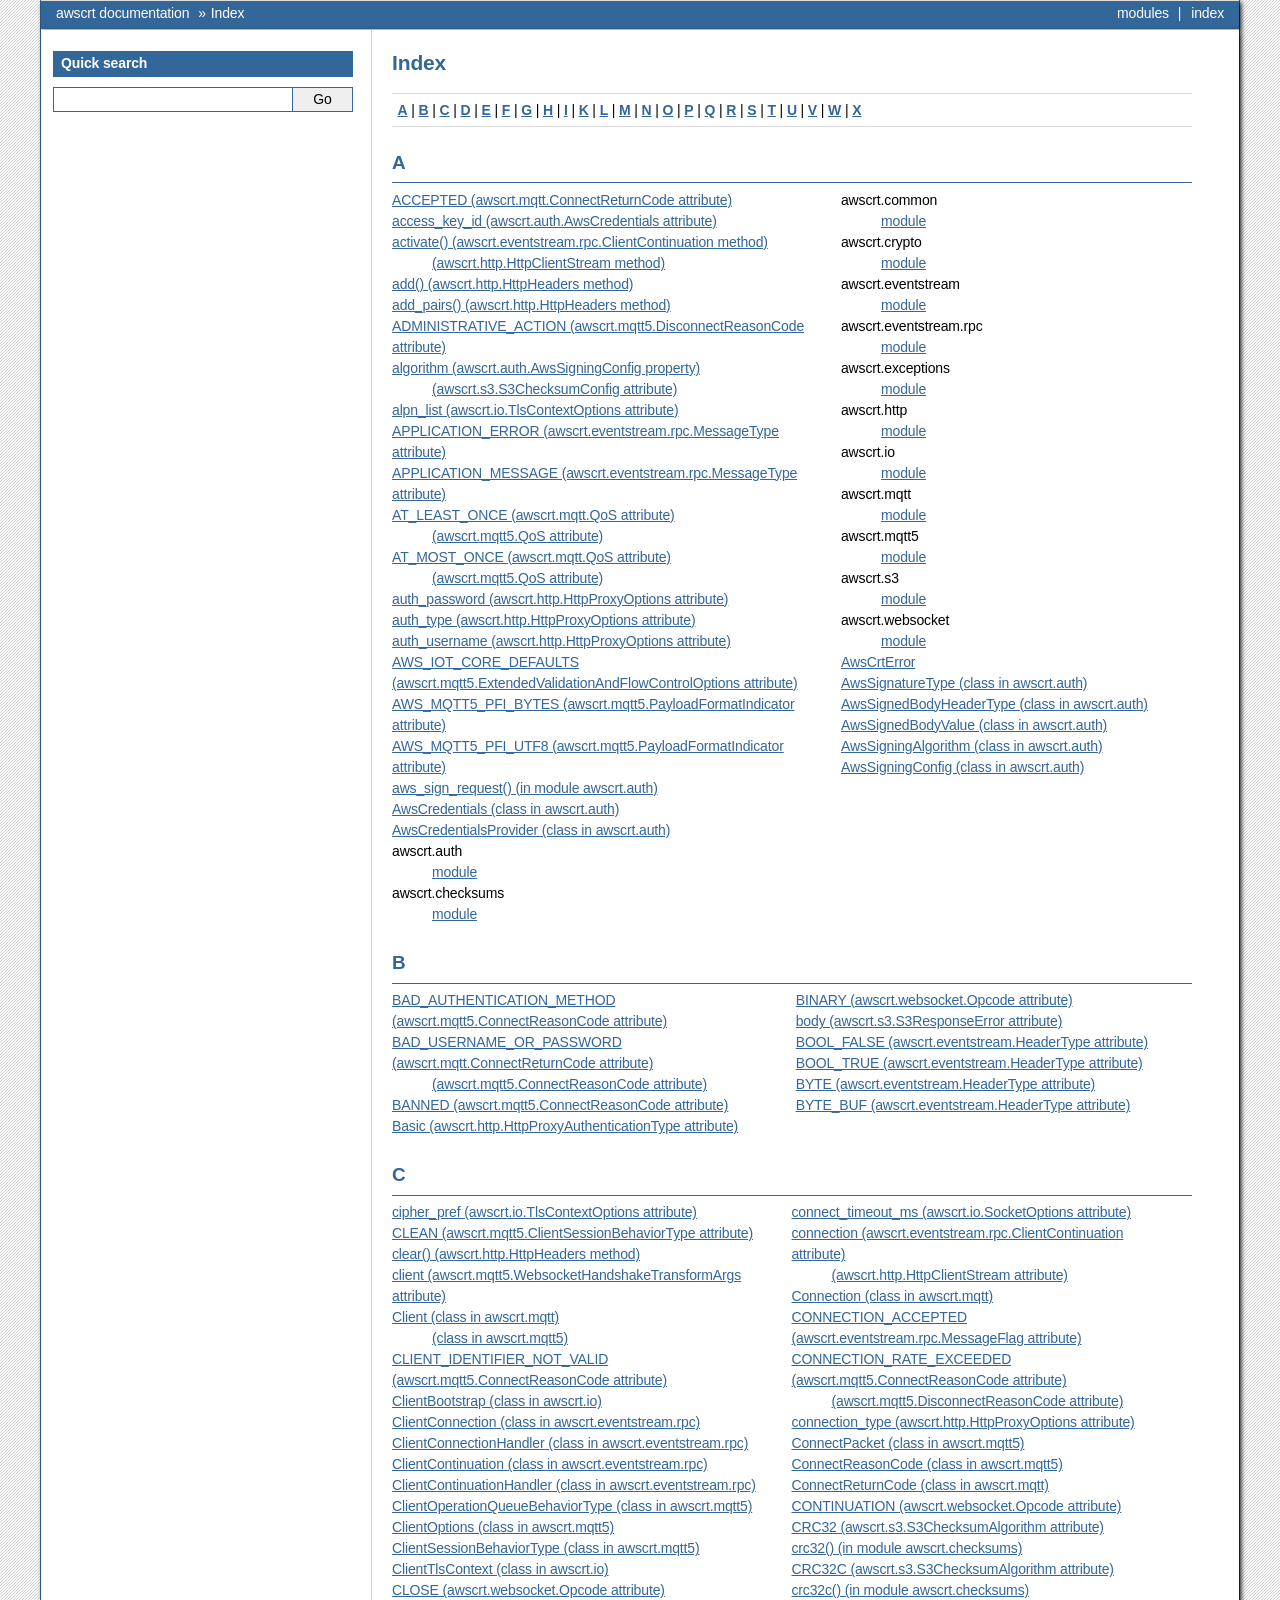
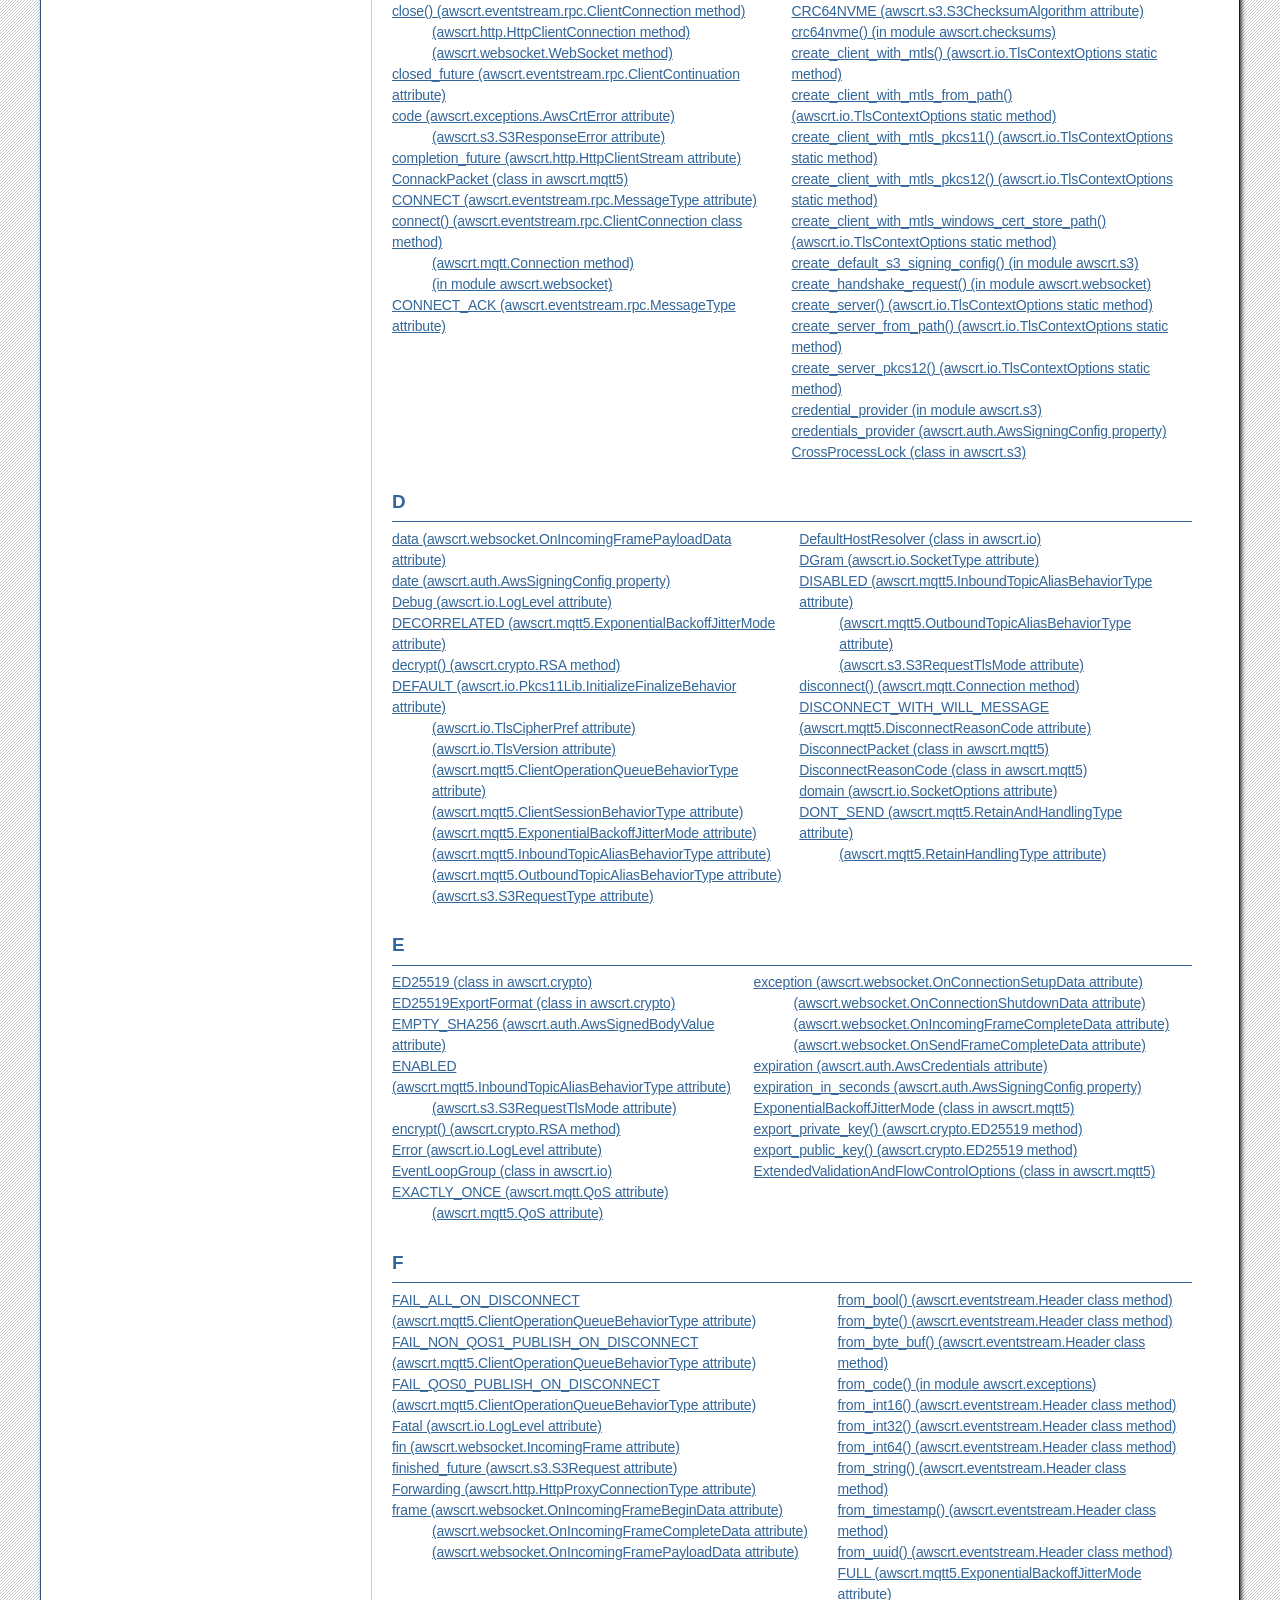
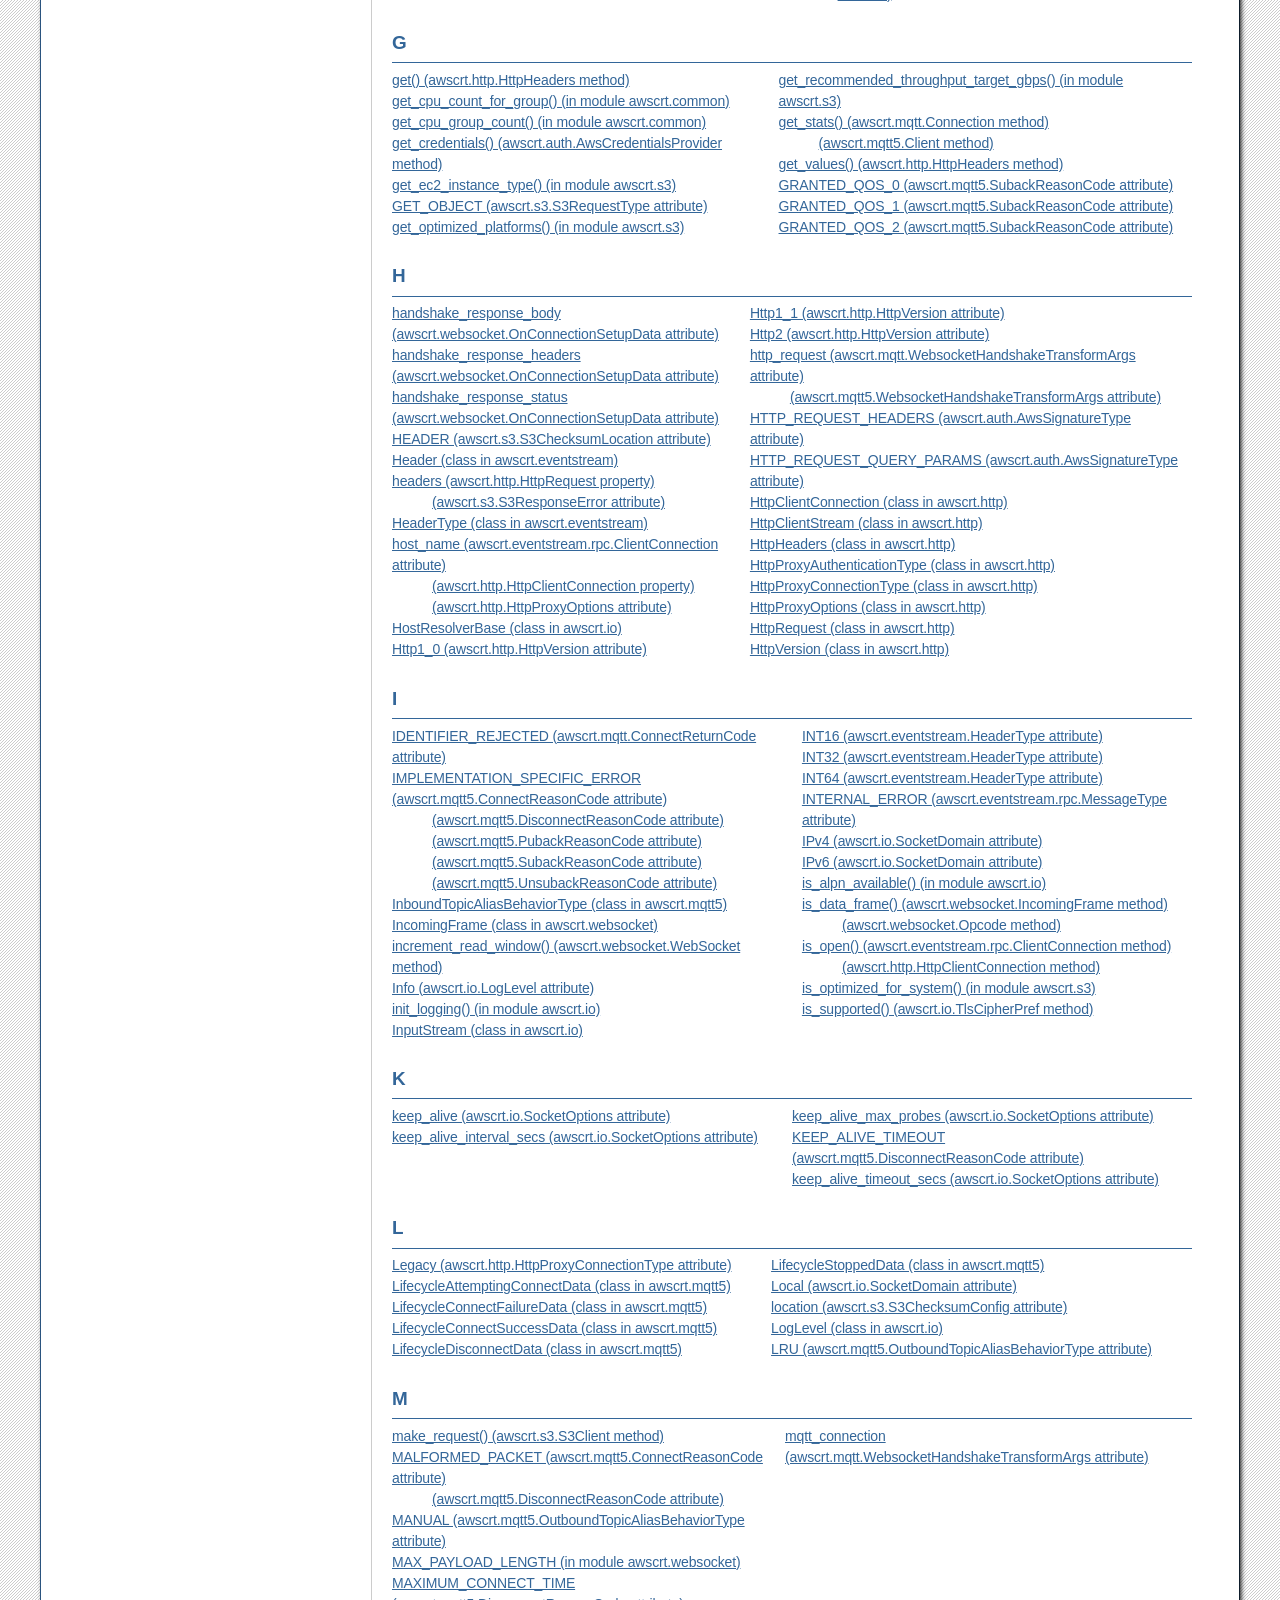
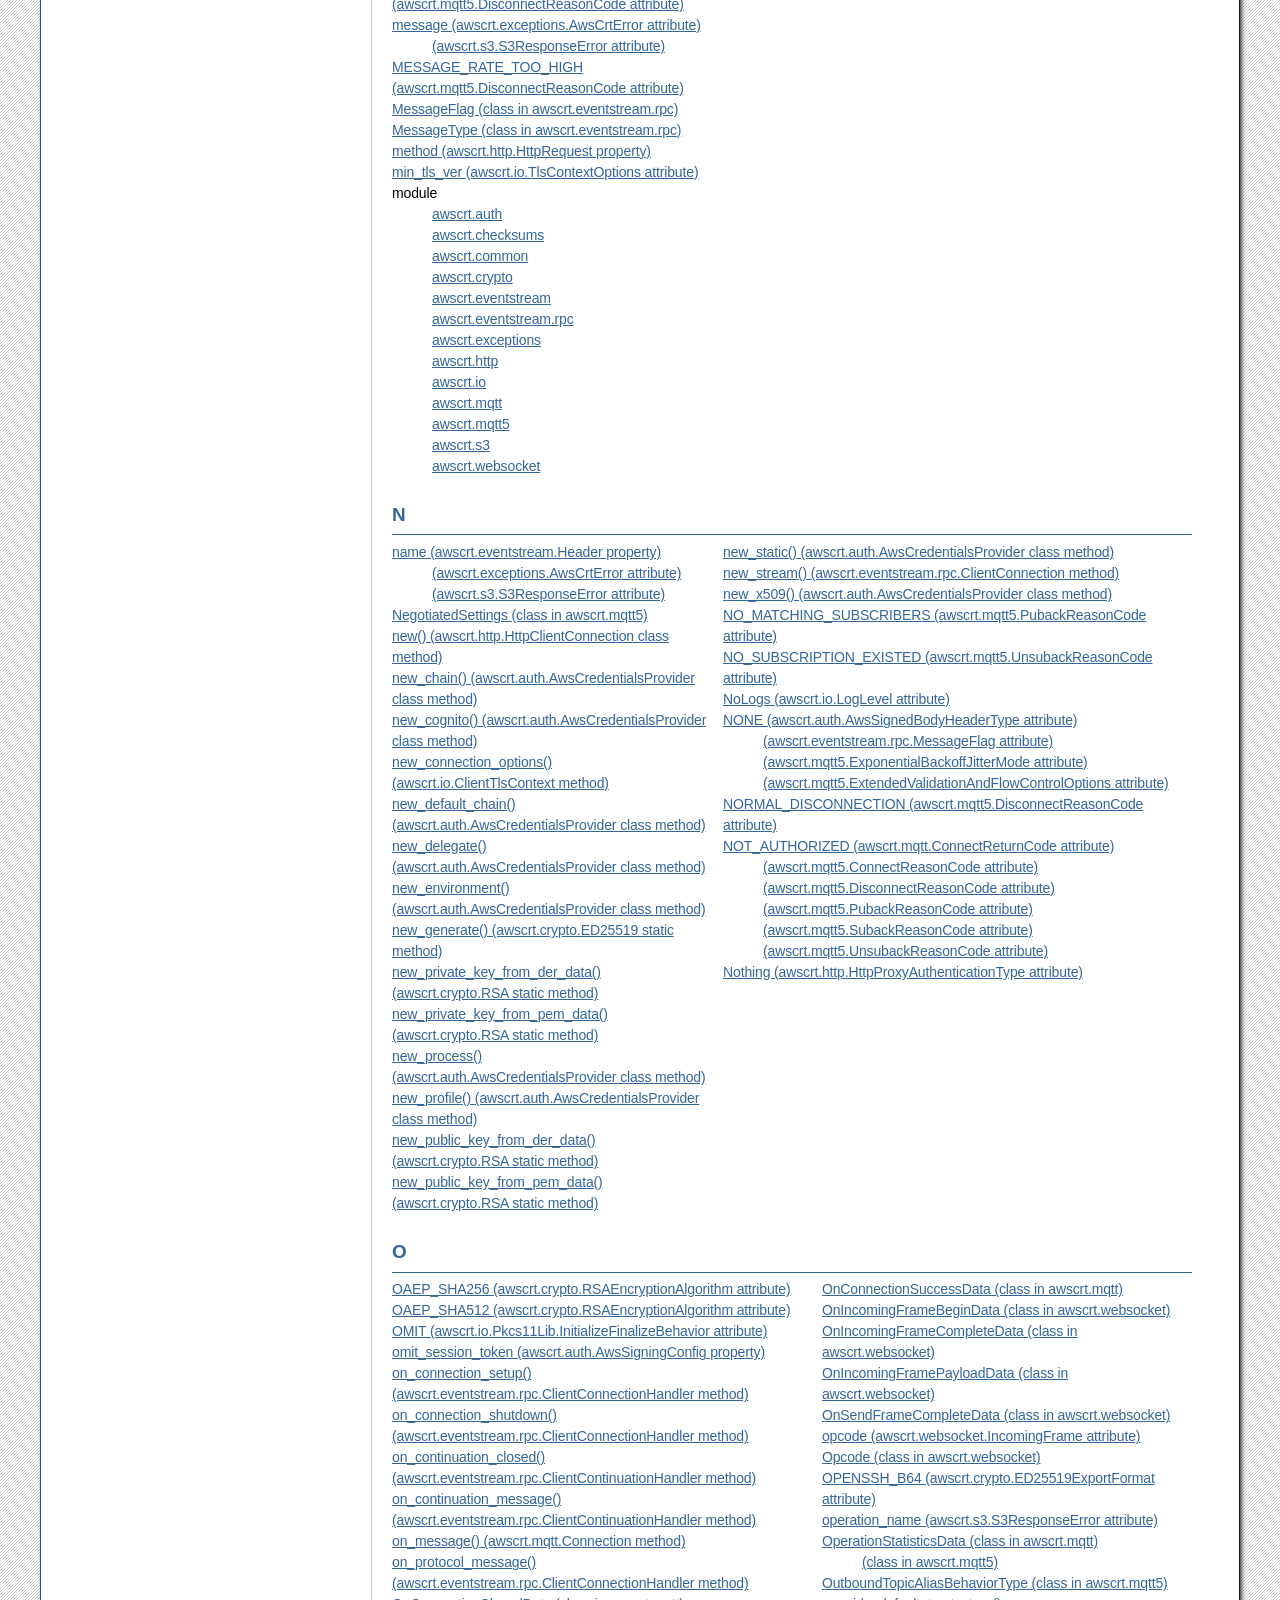
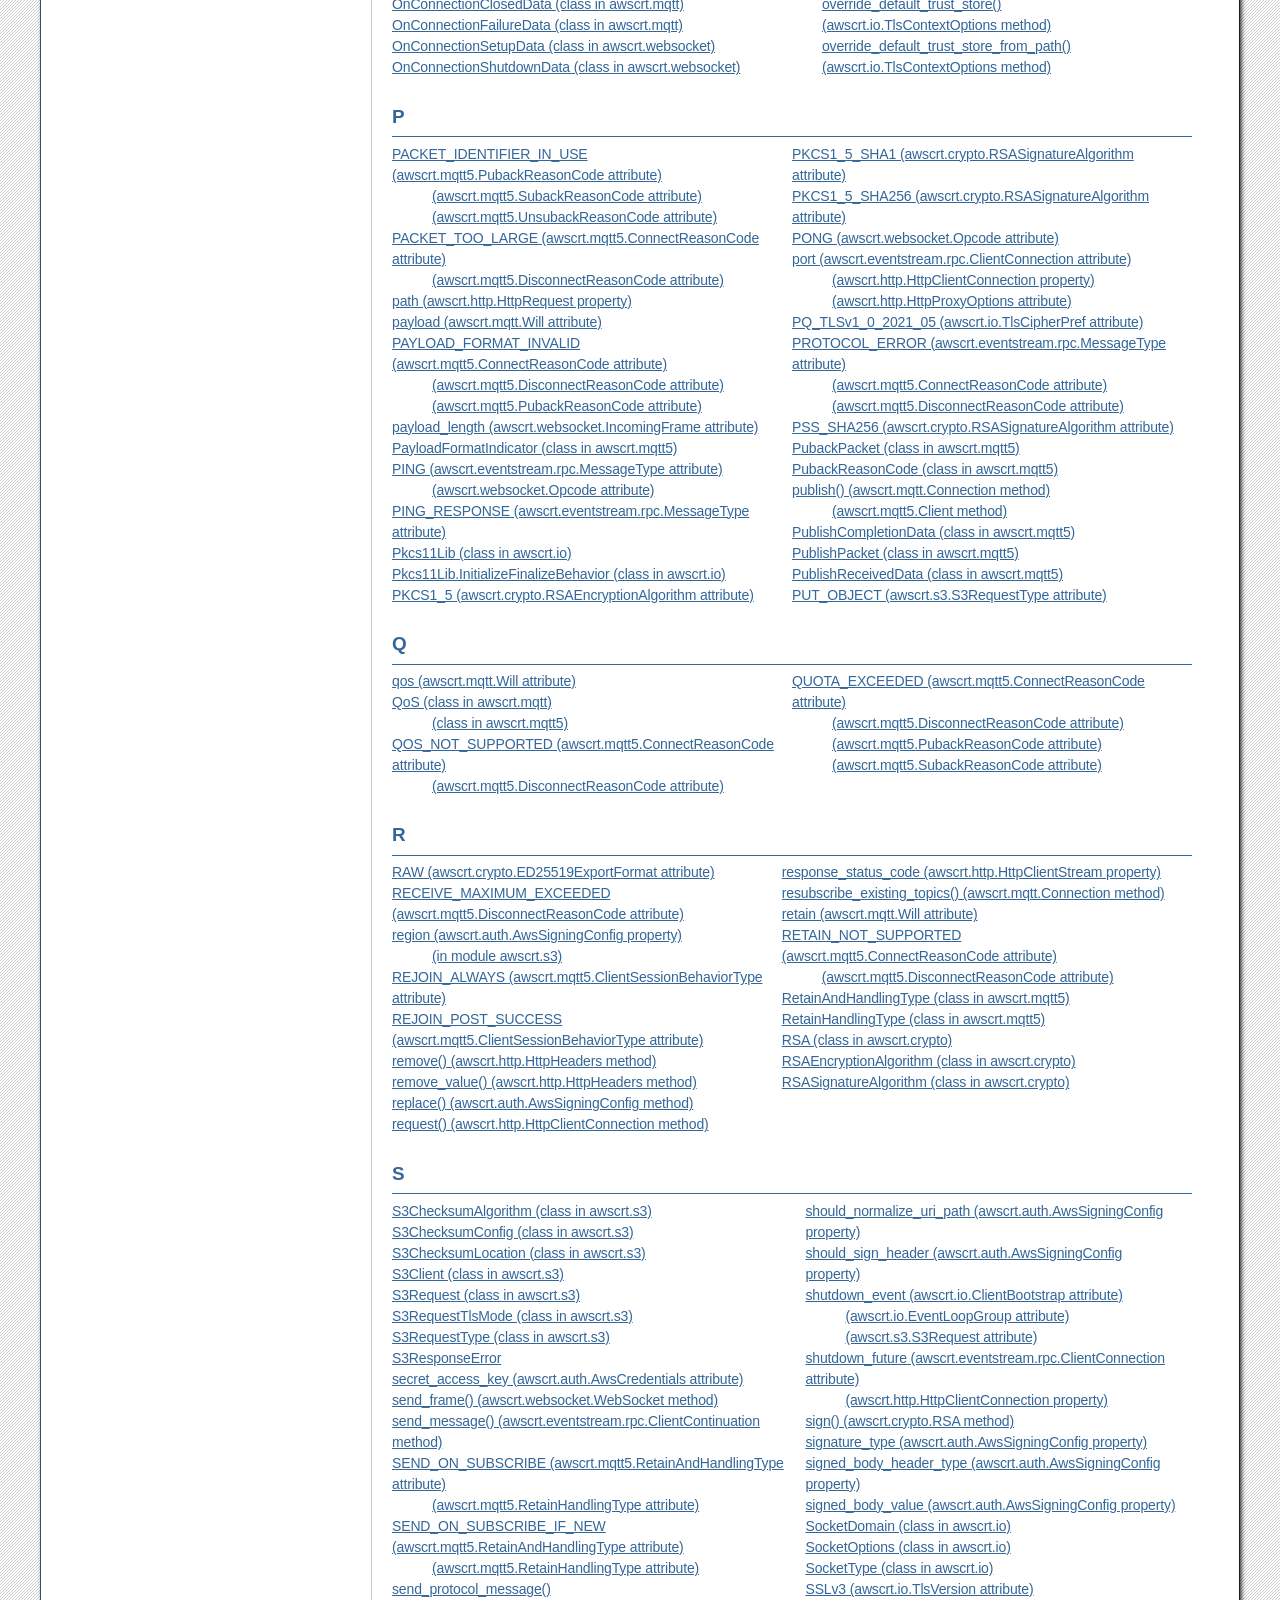
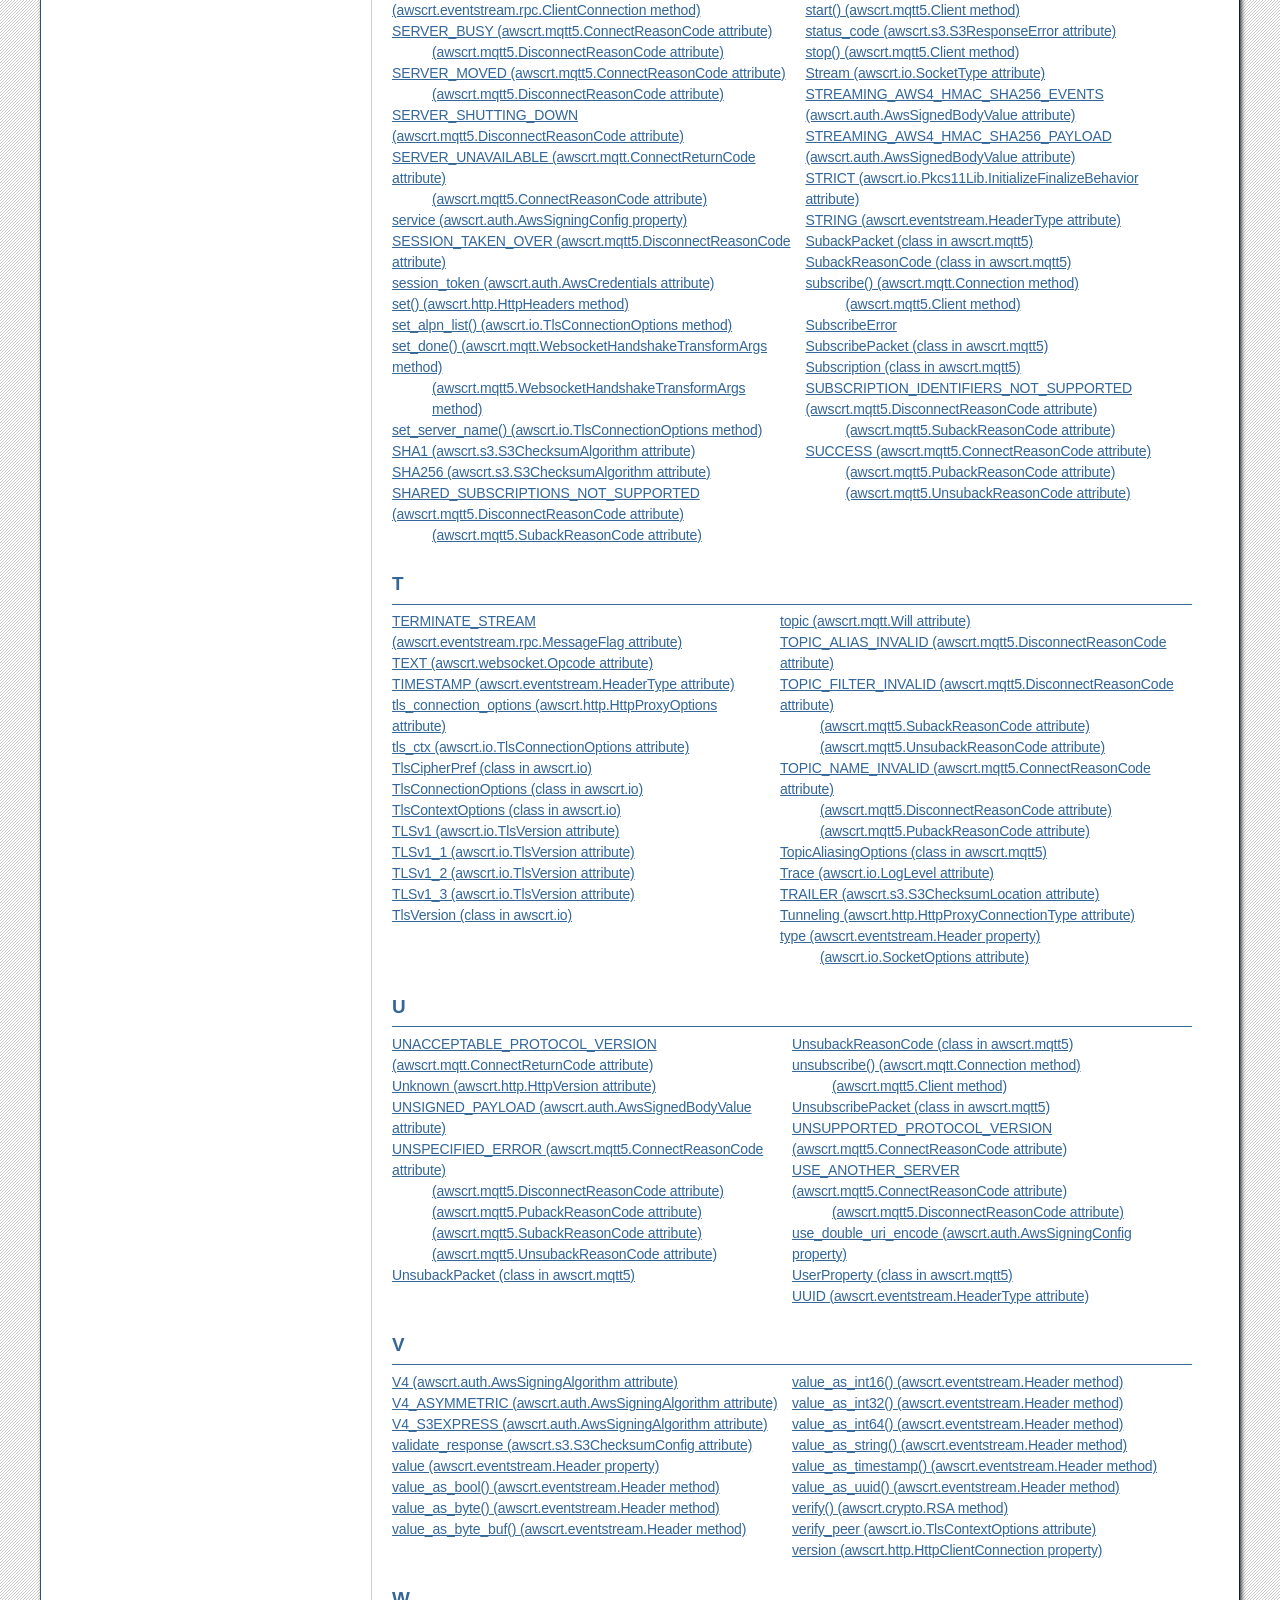
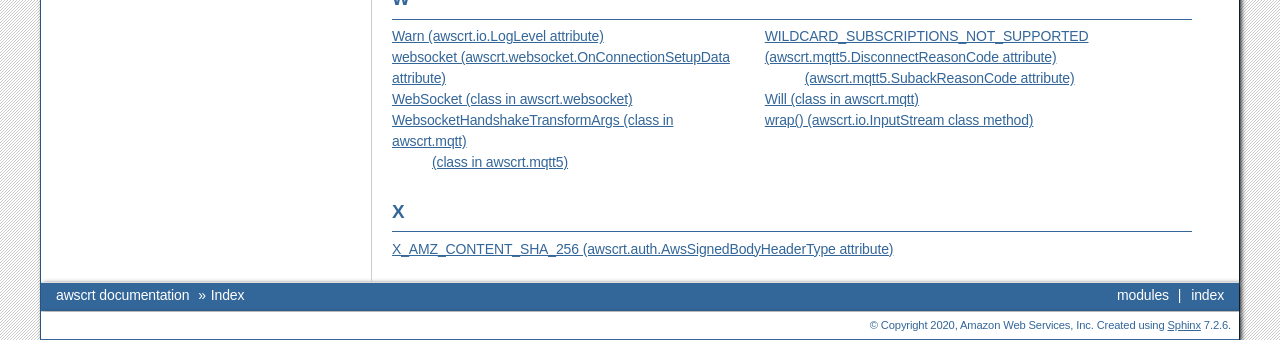
<file: docs/genindex.html>
<!doctype html>

<html lang="en" data-content_root="./">
  <head>
    <meta charset="utf-8" />
    <meta name="viewport" content="width=device-width, initial-scale=1.0" />
    <title>Index &#8212; awscrt  documentation</title>
    <link rel="stylesheet" type="text/css" href="_static/pygments.css?v=d75fae25" />
    <link rel="stylesheet" type="text/css" href="_static/css/custom.css?v=93be7416" />
    
    <script src="_static/documentation_options.js?v=5929fcd5"></script>
    <script src="_static/doctools.js?v=888ff710"></script>
    <script src="_static/sphinx_highlight.js?v=dc90522c"></script>
    <script src="_static/bizstyle.js"></script>
    <link rel="index" title="Index" href="#" />
    <link rel="search" title="Search" href="search.html" />
    <meta name="viewport" content="width=device-width,initial-scale=1.0" />
    <!--[if lt IE 9]>
    <script src="_static/css3-mediaqueries.js"></script>
    <![endif]-->
  </head><body>
    <div class="related" role="navigation" aria-label="related navigation">
      <h3>Navigation</h3>
      <ul>
        <li class="right" style="margin-right: 10px">
          <a href="#" title="General Index"
             accesskey="I">index</a></li>
        <li class="right" >
          <a href="py-modindex.html" title="Python Module Index"
             >modules</a> |</li>
        <li class="nav-item nav-item-0"><a href="index.html">awscrt  documentation</a> &#187;</li>
        <li class="nav-item nav-item-this"><a href="">Index</a></li> 
      </ul>
    </div>  

    <div class="document">
      <div class="documentwrapper">
        <div class="bodywrapper">
          <div class="body" role="main">
            

<h1 id="index">Index</h1>

<div class="genindex-jumpbox">
 <a href="#A"><strong>A</strong></a>
 | <a href="#B"><strong>B</strong></a>
 | <a href="#C"><strong>C</strong></a>
 | <a href="#D"><strong>D</strong></a>
 | <a href="#E"><strong>E</strong></a>
 | <a href="#F"><strong>F</strong></a>
 | <a href="#G"><strong>G</strong></a>
 | <a href="#H"><strong>H</strong></a>
 | <a href="#I"><strong>I</strong></a>
 | <a href="#K"><strong>K</strong></a>
 | <a href="#L"><strong>L</strong></a>
 | <a href="#M"><strong>M</strong></a>
 | <a href="#N"><strong>N</strong></a>
 | <a href="#O"><strong>O</strong></a>
 | <a href="#P"><strong>P</strong></a>
 | <a href="#Q"><strong>Q</strong></a>
 | <a href="#R"><strong>R</strong></a>
 | <a href="#S"><strong>S</strong></a>
 | <a href="#T"><strong>T</strong></a>
 | <a href="#U"><strong>U</strong></a>
 | <a href="#V"><strong>V</strong></a>
 | <a href="#W"><strong>W</strong></a>
 | <a href="#X"><strong>X</strong></a>
 
</div>
<h2 id="A">A</h2>
<table style="width: 100%" class="indextable genindextable"><tr>
  <td style="width: 33%; vertical-align: top;"><ul>
      <li><a href="api/mqtt.html#awscrt.mqtt.ConnectReturnCode.ACCEPTED">ACCEPTED (awscrt.mqtt.ConnectReturnCode attribute)</a>
</li>
      <li><a href="api/auth.html#awscrt.auth.AwsCredentials.access_key_id">access_key_id (awscrt.auth.AwsCredentials attribute)</a>
</li>
      <li><a href="api/eventstream.html#awscrt.eventstream.rpc.ClientContinuation.activate">activate() (awscrt.eventstream.rpc.ClientContinuation method)</a>

      <ul>
        <li><a href="api/http.html#awscrt.http.HttpClientStream.activate">(awscrt.http.HttpClientStream method)</a>
</li>
      </ul></li>
      <li><a href="api/http.html#awscrt.http.HttpHeaders.add">add() (awscrt.http.HttpHeaders method)</a>
</li>
      <li><a href="api/http.html#awscrt.http.HttpHeaders.add_pairs">add_pairs() (awscrt.http.HttpHeaders method)</a>
</li>
      <li><a href="api/mqtt5.html#awscrt.mqtt5.DisconnectReasonCode.ADMINISTRATIVE_ACTION">ADMINISTRATIVE_ACTION (awscrt.mqtt5.DisconnectReasonCode attribute)</a>
</li>
      <li><a href="api/auth.html#awscrt.auth.AwsSigningConfig.algorithm">algorithm (awscrt.auth.AwsSigningConfig property)</a>

      <ul>
        <li><a href="api/s3.html#awscrt.s3.S3ChecksumConfig.algorithm">(awscrt.s3.S3ChecksumConfig attribute)</a>
</li>
      </ul></li>
      <li><a href="api/io.html#awscrt.io.TlsContextOptions.alpn_list">alpn_list (awscrt.io.TlsContextOptions attribute)</a>
</li>
      <li><a href="api/eventstream.html#awscrt.eventstream.rpc.MessageType.APPLICATION_ERROR">APPLICATION_ERROR (awscrt.eventstream.rpc.MessageType attribute)</a>
</li>
      <li><a href="api/eventstream.html#awscrt.eventstream.rpc.MessageType.APPLICATION_MESSAGE">APPLICATION_MESSAGE (awscrt.eventstream.rpc.MessageType attribute)</a>
</li>
      <li><a href="api/mqtt.html#awscrt.mqtt.QoS.AT_LEAST_ONCE">AT_LEAST_ONCE (awscrt.mqtt.QoS attribute)</a>

      <ul>
        <li><a href="api/mqtt5.html#awscrt.mqtt5.QoS.AT_LEAST_ONCE">(awscrt.mqtt5.QoS attribute)</a>
</li>
      </ul></li>
      <li><a href="api/mqtt.html#awscrt.mqtt.QoS.AT_MOST_ONCE">AT_MOST_ONCE (awscrt.mqtt.QoS attribute)</a>

      <ul>
        <li><a href="api/mqtt5.html#awscrt.mqtt5.QoS.AT_MOST_ONCE">(awscrt.mqtt5.QoS attribute)</a>
</li>
      </ul></li>
      <li><a href="api/http.html#awscrt.http.HttpProxyOptions.auth_password">auth_password (awscrt.http.HttpProxyOptions attribute)</a>
</li>
      <li><a href="api/http.html#awscrt.http.HttpProxyOptions.auth_type">auth_type (awscrt.http.HttpProxyOptions attribute)</a>
</li>
      <li><a href="api/http.html#awscrt.http.HttpProxyOptions.auth_username">auth_username (awscrt.http.HttpProxyOptions attribute)</a>
</li>
      <li><a href="api/mqtt5.html#awscrt.mqtt5.ExtendedValidationAndFlowControlOptions.AWS_IOT_CORE_DEFAULTS">AWS_IOT_CORE_DEFAULTS (awscrt.mqtt5.ExtendedValidationAndFlowControlOptions attribute)</a>
</li>
      <li><a href="api/mqtt5.html#awscrt.mqtt5.PayloadFormatIndicator.AWS_MQTT5_PFI_BYTES">AWS_MQTT5_PFI_BYTES (awscrt.mqtt5.PayloadFormatIndicator attribute)</a>
</li>
      <li><a href="api/mqtt5.html#awscrt.mqtt5.PayloadFormatIndicator.AWS_MQTT5_PFI_UTF8">AWS_MQTT5_PFI_UTF8 (awscrt.mqtt5.PayloadFormatIndicator attribute)</a>
</li>
      <li><a href="api/auth.html#awscrt.auth.aws_sign_request">aws_sign_request() (in module awscrt.auth)</a>
</li>
      <li><a href="api/auth.html#awscrt.auth.AwsCredentials">AwsCredentials (class in awscrt.auth)</a>
</li>
      <li><a href="api/auth.html#awscrt.auth.AwsCredentialsProvider">AwsCredentialsProvider (class in awscrt.auth)</a>
</li>
      <li>
    awscrt.auth

      <ul>
        <li><a href="api/auth.html#module-awscrt.auth">module</a>
</li>
      </ul></li>
      <li>
    awscrt.checksums

      <ul>
        <li><a href="api/checksums.html#module-awscrt.checksums">module</a>
</li>
      </ul></li>
  </ul></td>
  <td style="width: 33%; vertical-align: top;"><ul>
      <li>
    awscrt.common

      <ul>
        <li><a href="api/common.html#module-awscrt.common">module</a>
</li>
      </ul></li>
      <li>
    awscrt.crypto

      <ul>
        <li><a href="api/crypto.html#module-awscrt.crypto">module</a>
</li>
      </ul></li>
      <li>
    awscrt.eventstream

      <ul>
        <li><a href="api/eventstream.html#module-awscrt.eventstream">module</a>
</li>
      </ul></li>
      <li>
    awscrt.eventstream.rpc

      <ul>
        <li><a href="api/eventstream.html#module-awscrt.eventstream.rpc">module</a>
</li>
      </ul></li>
      <li>
    awscrt.exceptions

      <ul>
        <li><a href="api/exceptions.html#module-awscrt.exceptions">module</a>
</li>
      </ul></li>
      <li>
    awscrt.http

      <ul>
        <li><a href="api/http.html#module-awscrt.http">module</a>
</li>
      </ul></li>
      <li>
    awscrt.io

      <ul>
        <li><a href="api/io.html#module-awscrt.io">module</a>
</li>
      </ul></li>
      <li>
    awscrt.mqtt

      <ul>
        <li><a href="api/mqtt.html#module-awscrt.mqtt">module</a>
</li>
      </ul></li>
      <li>
    awscrt.mqtt5

      <ul>
        <li><a href="api/mqtt5.html#module-awscrt.mqtt5">module</a>
</li>
      </ul></li>
      <li>
    awscrt.s3

      <ul>
        <li><a href="api/s3.html#module-awscrt.s3">module</a>
</li>
      </ul></li>
      <li>
    awscrt.websocket

      <ul>
        <li><a href="api/websocket.html#module-awscrt.websocket">module</a>
</li>
      </ul></li>
      <li><a href="api/exceptions.html#awscrt.exceptions.AwsCrtError">AwsCrtError</a>
</li>
      <li><a href="api/auth.html#awscrt.auth.AwsSignatureType">AwsSignatureType (class in awscrt.auth)</a>
</li>
      <li><a href="api/auth.html#awscrt.auth.AwsSignedBodyHeaderType">AwsSignedBodyHeaderType (class in awscrt.auth)</a>
</li>
      <li><a href="api/auth.html#awscrt.auth.AwsSignedBodyValue">AwsSignedBodyValue (class in awscrt.auth)</a>
</li>
      <li><a href="api/auth.html#awscrt.auth.AwsSigningAlgorithm">AwsSigningAlgorithm (class in awscrt.auth)</a>
</li>
      <li><a href="api/auth.html#awscrt.auth.AwsSigningConfig">AwsSigningConfig (class in awscrt.auth)</a>
</li>
  </ul></td>
</tr></table>

<h2 id="B">B</h2>
<table style="width: 100%" class="indextable genindextable"><tr>
  <td style="width: 33%; vertical-align: top;"><ul>
      <li><a href="api/mqtt5.html#awscrt.mqtt5.ConnectReasonCode.BAD_AUTHENTICATION_METHOD">BAD_AUTHENTICATION_METHOD (awscrt.mqtt5.ConnectReasonCode attribute)</a>
</li>
      <li><a href="api/mqtt.html#awscrt.mqtt.ConnectReturnCode.BAD_USERNAME_OR_PASSWORD">BAD_USERNAME_OR_PASSWORD (awscrt.mqtt.ConnectReturnCode attribute)</a>

      <ul>
        <li><a href="api/mqtt5.html#awscrt.mqtt5.ConnectReasonCode.BAD_USERNAME_OR_PASSWORD">(awscrt.mqtt5.ConnectReasonCode attribute)</a>
</li>
      </ul></li>
      <li><a href="api/mqtt5.html#awscrt.mqtt5.ConnectReasonCode.BANNED">BANNED (awscrt.mqtt5.ConnectReasonCode attribute)</a>
</li>
      <li><a href="api/http.html#awscrt.http.HttpProxyAuthenticationType.Basic">Basic (awscrt.http.HttpProxyAuthenticationType attribute)</a>
</li>
  </ul></td>
  <td style="width: 33%; vertical-align: top;"><ul>
      <li><a href="api/websocket.html#awscrt.websocket.Opcode.BINARY">BINARY (awscrt.websocket.Opcode attribute)</a>
</li>
      <li><a href="api/s3.html#awscrt.s3.S3ResponseError.body">body (awscrt.s3.S3ResponseError attribute)</a>
</li>
      <li><a href="api/eventstream.html#awscrt.eventstream.HeaderType.BOOL_FALSE">BOOL_FALSE (awscrt.eventstream.HeaderType attribute)</a>
</li>
      <li><a href="api/eventstream.html#awscrt.eventstream.HeaderType.BOOL_TRUE">BOOL_TRUE (awscrt.eventstream.HeaderType attribute)</a>
</li>
      <li><a href="api/eventstream.html#awscrt.eventstream.HeaderType.BYTE">BYTE (awscrt.eventstream.HeaderType attribute)</a>
</li>
      <li><a href="api/eventstream.html#awscrt.eventstream.HeaderType.BYTE_BUF">BYTE_BUF (awscrt.eventstream.HeaderType attribute)</a>
</li>
  </ul></td>
</tr></table>

<h2 id="C">C</h2>
<table style="width: 100%" class="indextable genindextable"><tr>
  <td style="width: 33%; vertical-align: top;"><ul>
      <li><a href="api/io.html#awscrt.io.TlsContextOptions.cipher_pref">cipher_pref (awscrt.io.TlsContextOptions attribute)</a>
</li>
      <li><a href="api/mqtt5.html#awscrt.mqtt5.ClientSessionBehaviorType.CLEAN">CLEAN (awscrt.mqtt5.ClientSessionBehaviorType attribute)</a>
</li>
      <li><a href="api/http.html#awscrt.http.HttpHeaders.clear">clear() (awscrt.http.HttpHeaders method)</a>
</li>
      <li><a href="api/mqtt5.html#awscrt.mqtt5.WebsocketHandshakeTransformArgs.client">client (awscrt.mqtt5.WebsocketHandshakeTransformArgs attribute)</a>
</li>
      <li><a href="api/mqtt.html#awscrt.mqtt.Client">Client (class in awscrt.mqtt)</a>

      <ul>
        <li><a href="api/mqtt5.html#awscrt.mqtt5.Client">(class in awscrt.mqtt5)</a>
</li>
      </ul></li>
      <li><a href="api/mqtt5.html#awscrt.mqtt5.ConnectReasonCode.CLIENT_IDENTIFIER_NOT_VALID">CLIENT_IDENTIFIER_NOT_VALID (awscrt.mqtt5.ConnectReasonCode attribute)</a>
</li>
      <li><a href="api/io.html#awscrt.io.ClientBootstrap">ClientBootstrap (class in awscrt.io)</a>
</li>
      <li><a href="api/eventstream.html#awscrt.eventstream.rpc.ClientConnection">ClientConnection (class in awscrt.eventstream.rpc)</a>
</li>
      <li><a href="api/eventstream.html#awscrt.eventstream.rpc.ClientConnectionHandler">ClientConnectionHandler (class in awscrt.eventstream.rpc)</a>
</li>
      <li><a href="api/eventstream.html#awscrt.eventstream.rpc.ClientContinuation">ClientContinuation (class in awscrt.eventstream.rpc)</a>
</li>
      <li><a href="api/eventstream.html#awscrt.eventstream.rpc.ClientContinuationHandler">ClientContinuationHandler (class in awscrt.eventstream.rpc)</a>
</li>
      <li><a href="api/mqtt5.html#awscrt.mqtt5.ClientOperationQueueBehaviorType">ClientOperationQueueBehaviorType (class in awscrt.mqtt5)</a>
</li>
      <li><a href="api/mqtt5.html#awscrt.mqtt5.ClientOptions">ClientOptions (class in awscrt.mqtt5)</a>
</li>
      <li><a href="api/mqtt5.html#awscrt.mqtt5.ClientSessionBehaviorType">ClientSessionBehaviorType (class in awscrt.mqtt5)</a>
</li>
      <li><a href="api/io.html#awscrt.io.ClientTlsContext">ClientTlsContext (class in awscrt.io)</a>
</li>
      <li><a href="api/websocket.html#awscrt.websocket.Opcode.CLOSE">CLOSE (awscrt.websocket.Opcode attribute)</a>
</li>
      <li><a href="api/eventstream.html#awscrt.eventstream.rpc.ClientConnection.close">close() (awscrt.eventstream.rpc.ClientConnection method)</a>

      <ul>
        <li><a href="api/http.html#awscrt.http.HttpClientConnection.close">(awscrt.http.HttpClientConnection method)</a>
</li>
        <li><a href="api/websocket.html#awscrt.websocket.WebSocket.close">(awscrt.websocket.WebSocket method)</a>
</li>
      </ul></li>
      <li><a href="api/eventstream.html#awscrt.eventstream.rpc.ClientContinuation.closed_future">closed_future (awscrt.eventstream.rpc.ClientContinuation attribute)</a>
</li>
      <li><a href="api/exceptions.html#awscrt.exceptions.AwsCrtError.code">code (awscrt.exceptions.AwsCrtError attribute)</a>

      <ul>
        <li><a href="api/s3.html#awscrt.s3.S3ResponseError.code">(awscrt.s3.S3ResponseError attribute)</a>
</li>
      </ul></li>
      <li><a href="api/http.html#awscrt.http.HttpClientStream.completion_future">completion_future (awscrt.http.HttpClientStream attribute)</a>
</li>
      <li><a href="api/mqtt5.html#awscrt.mqtt5.ConnackPacket">ConnackPacket (class in awscrt.mqtt5)</a>
</li>
      <li><a href="api/eventstream.html#awscrt.eventstream.rpc.MessageType.CONNECT">CONNECT (awscrt.eventstream.rpc.MessageType attribute)</a>
</li>
      <li><a href="api/eventstream.html#awscrt.eventstream.rpc.ClientConnection.connect">connect() (awscrt.eventstream.rpc.ClientConnection class method)</a>

      <ul>
        <li><a href="api/mqtt.html#awscrt.mqtt.Connection.connect">(awscrt.mqtt.Connection method)</a>
</li>
        <li><a href="api/websocket.html#awscrt.websocket.connect">(in module awscrt.websocket)</a>
</li>
      </ul></li>
      <li><a href="api/eventstream.html#awscrt.eventstream.rpc.MessageType.CONNECT_ACK">CONNECT_ACK (awscrt.eventstream.rpc.MessageType attribute)</a>
</li>
  </ul></td>
  <td style="width: 33%; vertical-align: top;"><ul>
      <li><a href="api/io.html#awscrt.io.SocketOptions.connect_timeout_ms">connect_timeout_ms (awscrt.io.SocketOptions attribute)</a>
</li>
      <li><a href="api/eventstream.html#awscrt.eventstream.rpc.ClientContinuation.connection">connection (awscrt.eventstream.rpc.ClientContinuation attribute)</a>

      <ul>
        <li><a href="api/http.html#awscrt.http.HttpClientStream.connection">(awscrt.http.HttpClientStream attribute)</a>
</li>
      </ul></li>
      <li><a href="api/mqtt.html#awscrt.mqtt.Connection">Connection (class in awscrt.mqtt)</a>
</li>
      <li><a href="api/eventstream.html#awscrt.eventstream.rpc.MessageFlag.CONNECTION_ACCEPTED">CONNECTION_ACCEPTED (awscrt.eventstream.rpc.MessageFlag attribute)</a>
</li>
      <li><a href="api/mqtt5.html#awscrt.mqtt5.ConnectReasonCode.CONNECTION_RATE_EXCEEDED">CONNECTION_RATE_EXCEEDED (awscrt.mqtt5.ConnectReasonCode attribute)</a>

      <ul>
        <li><a href="api/mqtt5.html#awscrt.mqtt5.DisconnectReasonCode.CONNECTION_RATE_EXCEEDED">(awscrt.mqtt5.DisconnectReasonCode attribute)</a>
</li>
      </ul></li>
      <li><a href="api/http.html#awscrt.http.HttpProxyOptions.connection_type">connection_type (awscrt.http.HttpProxyOptions attribute)</a>
</li>
      <li><a href="api/mqtt5.html#awscrt.mqtt5.ConnectPacket">ConnectPacket (class in awscrt.mqtt5)</a>
</li>
      <li><a href="api/mqtt5.html#awscrt.mqtt5.ConnectReasonCode">ConnectReasonCode (class in awscrt.mqtt5)</a>
</li>
      <li><a href="api/mqtt.html#awscrt.mqtt.ConnectReturnCode">ConnectReturnCode (class in awscrt.mqtt)</a>
</li>
      <li><a href="api/websocket.html#awscrt.websocket.Opcode.CONTINUATION">CONTINUATION (awscrt.websocket.Opcode attribute)</a>
</li>
      <li><a href="api/s3.html#awscrt.s3.S3ChecksumAlgorithm.CRC32">CRC32 (awscrt.s3.S3ChecksumAlgorithm attribute)</a>
</li>
      <li><a href="api/checksums.html#awscrt.checksums.crc32">crc32() (in module awscrt.checksums)</a>
</li>
      <li><a href="api/s3.html#awscrt.s3.S3ChecksumAlgorithm.CRC32C">CRC32C (awscrt.s3.S3ChecksumAlgorithm attribute)</a>
</li>
      <li><a href="api/checksums.html#awscrt.checksums.crc32c">crc32c() (in module awscrt.checksums)</a>
</li>
      <li><a href="api/s3.html#awscrt.s3.S3ChecksumAlgorithm.CRC64NVME">CRC64NVME (awscrt.s3.S3ChecksumAlgorithm attribute)</a>
</li>
      <li><a href="api/checksums.html#awscrt.checksums.crc64nvme">crc64nvme() (in module awscrt.checksums)</a>
</li>
      <li><a href="api/io.html#awscrt.io.TlsContextOptions.create_client_with_mtls">create_client_with_mtls() (awscrt.io.TlsContextOptions static method)</a>
</li>
      <li><a href="api/io.html#awscrt.io.TlsContextOptions.create_client_with_mtls_from_path">create_client_with_mtls_from_path() (awscrt.io.TlsContextOptions static method)</a>
</li>
      <li><a href="api/io.html#awscrt.io.TlsContextOptions.create_client_with_mtls_pkcs11">create_client_with_mtls_pkcs11() (awscrt.io.TlsContextOptions static method)</a>
</li>
      <li><a href="api/io.html#awscrt.io.TlsContextOptions.create_client_with_mtls_pkcs12">create_client_with_mtls_pkcs12() (awscrt.io.TlsContextOptions static method)</a>
</li>
      <li><a href="api/io.html#awscrt.io.TlsContextOptions.create_client_with_mtls_windows_cert_store_path">create_client_with_mtls_windows_cert_store_path() (awscrt.io.TlsContextOptions static method)</a>
</li>
      <li><a href="api/s3.html#awscrt.s3.create_default_s3_signing_config">create_default_s3_signing_config() (in module awscrt.s3)</a>
</li>
      <li><a href="api/websocket.html#awscrt.websocket.create_handshake_request">create_handshake_request() (in module awscrt.websocket)</a>
</li>
      <li><a href="api/io.html#awscrt.io.TlsContextOptions.create_server">create_server() (awscrt.io.TlsContextOptions static method)</a>
</li>
      <li><a href="api/io.html#awscrt.io.TlsContextOptions.create_server_from_path">create_server_from_path() (awscrt.io.TlsContextOptions static method)</a>
</li>
      <li><a href="api/io.html#awscrt.io.TlsContextOptions.create_server_pkcs12">create_server_pkcs12() (awscrt.io.TlsContextOptions static method)</a>
</li>
      <li><a href="api/s3.html#awscrt.s3.credential_provider">credential_provider (in module awscrt.s3)</a>
</li>
      <li><a href="api/auth.html#awscrt.auth.AwsSigningConfig.credentials_provider">credentials_provider (awscrt.auth.AwsSigningConfig property)</a>
</li>
      <li><a href="api/s3.html#awscrt.s3.CrossProcessLock">CrossProcessLock (class in awscrt.s3)</a>
</li>
  </ul></td>
</tr></table>

<h2 id="D">D</h2>
<table style="width: 100%" class="indextable genindextable"><tr>
  <td style="width: 33%; vertical-align: top;"><ul>
      <li><a href="api/websocket.html#awscrt.websocket.OnIncomingFramePayloadData.data">data (awscrt.websocket.OnIncomingFramePayloadData attribute)</a>
</li>
      <li><a href="api/auth.html#awscrt.auth.AwsSigningConfig.date">date (awscrt.auth.AwsSigningConfig property)</a>
</li>
      <li><a href="api/io.html#awscrt.io.LogLevel.Debug">Debug (awscrt.io.LogLevel attribute)</a>
</li>
      <li><a href="api/mqtt5.html#awscrt.mqtt5.ExponentialBackoffJitterMode.DECORRELATED">DECORRELATED (awscrt.mqtt5.ExponentialBackoffJitterMode attribute)</a>
</li>
      <li><a href="api/crypto.html#awscrt.crypto.RSA.decrypt">decrypt() (awscrt.crypto.RSA method)</a>
</li>
      <li><a href="api/io.html#awscrt.io.Pkcs11Lib.InitializeFinalizeBehavior.DEFAULT">DEFAULT (awscrt.io.Pkcs11Lib.InitializeFinalizeBehavior attribute)</a>

      <ul>
        <li><a href="api/io.html#awscrt.io.TlsCipherPref.DEFAULT">(awscrt.io.TlsCipherPref attribute)</a>
</li>
        <li><a href="api/io.html#awscrt.io.TlsVersion.DEFAULT">(awscrt.io.TlsVersion attribute)</a>
</li>
        <li><a href="api/mqtt5.html#awscrt.mqtt5.ClientOperationQueueBehaviorType.DEFAULT">(awscrt.mqtt5.ClientOperationQueueBehaviorType attribute)</a>
</li>
        <li><a href="api/mqtt5.html#awscrt.mqtt5.ClientSessionBehaviorType.DEFAULT">(awscrt.mqtt5.ClientSessionBehaviorType attribute)</a>
</li>
        <li><a href="api/mqtt5.html#awscrt.mqtt5.ExponentialBackoffJitterMode.DEFAULT">(awscrt.mqtt5.ExponentialBackoffJitterMode attribute)</a>
</li>
        <li><a href="api/mqtt5.html#awscrt.mqtt5.InboundTopicAliasBehaviorType.DEFAULT">(awscrt.mqtt5.InboundTopicAliasBehaviorType attribute)</a>
</li>
        <li><a href="api/mqtt5.html#awscrt.mqtt5.OutboundTopicAliasBehaviorType.DEFAULT">(awscrt.mqtt5.OutboundTopicAliasBehaviorType attribute)</a>
</li>
        <li><a href="api/s3.html#awscrt.s3.S3RequestType.DEFAULT">(awscrt.s3.S3RequestType attribute)</a>
</li>
      </ul></li>
  </ul></td>
  <td style="width: 33%; vertical-align: top;"><ul>
      <li><a href="api/io.html#awscrt.io.DefaultHostResolver">DefaultHostResolver (class in awscrt.io)</a>
</li>
      <li><a href="api/io.html#awscrt.io.SocketType.DGram">DGram (awscrt.io.SocketType attribute)</a>
</li>
      <li><a href="api/mqtt5.html#awscrt.mqtt5.InboundTopicAliasBehaviorType.DISABLED">DISABLED (awscrt.mqtt5.InboundTopicAliasBehaviorType attribute)</a>

      <ul>
        <li><a href="api/mqtt5.html#awscrt.mqtt5.OutboundTopicAliasBehaviorType.DISABLED">(awscrt.mqtt5.OutboundTopicAliasBehaviorType attribute)</a>
</li>
        <li><a href="api/s3.html#awscrt.s3.S3RequestTlsMode.DISABLED">(awscrt.s3.S3RequestTlsMode attribute)</a>
</li>
      </ul></li>
      <li><a href="api/mqtt.html#awscrt.mqtt.Connection.disconnect">disconnect() (awscrt.mqtt.Connection method)</a>
</li>
      <li><a href="api/mqtt5.html#awscrt.mqtt5.DisconnectReasonCode.DISCONNECT_WITH_WILL_MESSAGE">DISCONNECT_WITH_WILL_MESSAGE (awscrt.mqtt5.DisconnectReasonCode attribute)</a>
</li>
      <li><a href="api/mqtt5.html#awscrt.mqtt5.DisconnectPacket">DisconnectPacket (class in awscrt.mqtt5)</a>
</li>
      <li><a href="api/mqtt5.html#awscrt.mqtt5.DisconnectReasonCode">DisconnectReasonCode (class in awscrt.mqtt5)</a>
</li>
      <li><a href="api/io.html#awscrt.io.SocketOptions.domain">domain (awscrt.io.SocketOptions attribute)</a>
</li>
      <li><a href="api/mqtt5.html#awscrt.mqtt5.RetainAndHandlingType.DONT_SEND">DONT_SEND (awscrt.mqtt5.RetainAndHandlingType attribute)</a>

      <ul>
        <li><a href="api/mqtt5.html#awscrt.mqtt5.RetainHandlingType.DONT_SEND">(awscrt.mqtt5.RetainHandlingType attribute)</a>
</li>
      </ul></li>
  </ul></td>
</tr></table>

<h2 id="E">E</h2>
<table style="width: 100%" class="indextable genindextable"><tr>
  <td style="width: 33%; vertical-align: top;"><ul>
      <li><a href="api/crypto.html#awscrt.crypto.ED25519">ED25519 (class in awscrt.crypto)</a>
</li>
      <li><a href="api/crypto.html#awscrt.crypto.ED25519ExportFormat">ED25519ExportFormat (class in awscrt.crypto)</a>
</li>
      <li><a href="api/auth.html#awscrt.auth.AwsSignedBodyValue.EMPTY_SHA256">EMPTY_SHA256 (awscrt.auth.AwsSignedBodyValue attribute)</a>
</li>
      <li><a href="api/mqtt5.html#awscrt.mqtt5.InboundTopicAliasBehaviorType.ENABLED">ENABLED (awscrt.mqtt5.InboundTopicAliasBehaviorType attribute)</a>

      <ul>
        <li><a href="api/s3.html#awscrt.s3.S3RequestTlsMode.ENABLED">(awscrt.s3.S3RequestTlsMode attribute)</a>
</li>
      </ul></li>
      <li><a href="api/crypto.html#awscrt.crypto.RSA.encrypt">encrypt() (awscrt.crypto.RSA method)</a>
</li>
      <li><a href="api/io.html#awscrt.io.LogLevel.Error">Error (awscrt.io.LogLevel attribute)</a>
</li>
      <li><a href="api/io.html#awscrt.io.EventLoopGroup">EventLoopGroup (class in awscrt.io)</a>
</li>
      <li><a href="api/mqtt.html#awscrt.mqtt.QoS.EXACTLY_ONCE">EXACTLY_ONCE (awscrt.mqtt.QoS attribute)</a>

      <ul>
        <li><a href="api/mqtt5.html#awscrt.mqtt5.QoS.EXACTLY_ONCE">(awscrt.mqtt5.QoS attribute)</a>
</li>
      </ul></li>
  </ul></td>
  <td style="width: 33%; vertical-align: top;"><ul>
      <li><a href="api/websocket.html#awscrt.websocket.OnConnectionSetupData.exception">exception (awscrt.websocket.OnConnectionSetupData attribute)</a>

      <ul>
        <li><a href="api/websocket.html#awscrt.websocket.OnConnectionShutdownData.exception">(awscrt.websocket.OnConnectionShutdownData attribute)</a>
</li>
        <li><a href="api/websocket.html#awscrt.websocket.OnIncomingFrameCompleteData.exception">(awscrt.websocket.OnIncomingFrameCompleteData attribute)</a>
</li>
        <li><a href="api/websocket.html#awscrt.websocket.OnSendFrameCompleteData.exception">(awscrt.websocket.OnSendFrameCompleteData attribute)</a>
</li>
      </ul></li>
      <li><a href="api/auth.html#awscrt.auth.AwsCredentials.expiration">expiration (awscrt.auth.AwsCredentials attribute)</a>
</li>
      <li><a href="api/auth.html#awscrt.auth.AwsSigningConfig.expiration_in_seconds">expiration_in_seconds (awscrt.auth.AwsSigningConfig property)</a>
</li>
      <li><a href="api/mqtt5.html#awscrt.mqtt5.ExponentialBackoffJitterMode">ExponentialBackoffJitterMode (class in awscrt.mqtt5)</a>
</li>
      <li><a href="api/crypto.html#awscrt.crypto.ED25519.export_private_key">export_private_key() (awscrt.crypto.ED25519 method)</a>
</li>
      <li><a href="api/crypto.html#awscrt.crypto.ED25519.export_public_key">export_public_key() (awscrt.crypto.ED25519 method)</a>
</li>
      <li><a href="api/mqtt5.html#awscrt.mqtt5.ExtendedValidationAndFlowControlOptions">ExtendedValidationAndFlowControlOptions (class in awscrt.mqtt5)</a>
</li>
  </ul></td>
</tr></table>

<h2 id="F">F</h2>
<table style="width: 100%" class="indextable genindextable"><tr>
  <td style="width: 33%; vertical-align: top;"><ul>
      <li><a href="api/mqtt5.html#awscrt.mqtt5.ClientOperationQueueBehaviorType.FAIL_ALL_ON_DISCONNECT">FAIL_ALL_ON_DISCONNECT (awscrt.mqtt5.ClientOperationQueueBehaviorType attribute)</a>
</li>
      <li><a href="api/mqtt5.html#awscrt.mqtt5.ClientOperationQueueBehaviorType.FAIL_NON_QOS1_PUBLISH_ON_DISCONNECT">FAIL_NON_QOS1_PUBLISH_ON_DISCONNECT (awscrt.mqtt5.ClientOperationQueueBehaviorType attribute)</a>
</li>
      <li><a href="api/mqtt5.html#awscrt.mqtt5.ClientOperationQueueBehaviorType.FAIL_QOS0_PUBLISH_ON_DISCONNECT">FAIL_QOS0_PUBLISH_ON_DISCONNECT (awscrt.mqtt5.ClientOperationQueueBehaviorType attribute)</a>
</li>
      <li><a href="api/io.html#awscrt.io.LogLevel.Fatal">Fatal (awscrt.io.LogLevel attribute)</a>
</li>
      <li><a href="api/websocket.html#awscrt.websocket.IncomingFrame.fin">fin (awscrt.websocket.IncomingFrame attribute)</a>
</li>
      <li><a href="api/s3.html#awscrt.s3.S3Request.finished_future">finished_future (awscrt.s3.S3Request attribute)</a>
</li>
      <li><a href="api/http.html#awscrt.http.HttpProxyConnectionType.Forwarding">Forwarding (awscrt.http.HttpProxyConnectionType attribute)</a>
</li>
      <li><a href="api/websocket.html#awscrt.websocket.OnIncomingFrameBeginData.frame">frame (awscrt.websocket.OnIncomingFrameBeginData attribute)</a>

      <ul>
        <li><a href="api/websocket.html#awscrt.websocket.OnIncomingFrameCompleteData.frame">(awscrt.websocket.OnIncomingFrameCompleteData attribute)</a>
</li>
        <li><a href="api/websocket.html#awscrt.websocket.OnIncomingFramePayloadData.frame">(awscrt.websocket.OnIncomingFramePayloadData attribute)</a>
</li>
      </ul></li>
  </ul></td>
  <td style="width: 33%; vertical-align: top;"><ul>
      <li><a href="api/eventstream.html#awscrt.eventstream.Header.from_bool">from_bool() (awscrt.eventstream.Header class method)</a>
</li>
      <li><a href="api/eventstream.html#awscrt.eventstream.Header.from_byte">from_byte() (awscrt.eventstream.Header class method)</a>
</li>
      <li><a href="api/eventstream.html#awscrt.eventstream.Header.from_byte_buf">from_byte_buf() (awscrt.eventstream.Header class method)</a>
</li>
      <li><a href="api/exceptions.html#awscrt.exceptions.from_code">from_code() (in module awscrt.exceptions)</a>
</li>
      <li><a href="api/eventstream.html#awscrt.eventstream.Header.from_int16">from_int16() (awscrt.eventstream.Header class method)</a>
</li>
      <li><a href="api/eventstream.html#awscrt.eventstream.Header.from_int32">from_int32() (awscrt.eventstream.Header class method)</a>
</li>
      <li><a href="api/eventstream.html#awscrt.eventstream.Header.from_int64">from_int64() (awscrt.eventstream.Header class method)</a>
</li>
      <li><a href="api/eventstream.html#awscrt.eventstream.Header.from_string">from_string() (awscrt.eventstream.Header class method)</a>
</li>
      <li><a href="api/eventstream.html#awscrt.eventstream.Header.from_timestamp">from_timestamp() (awscrt.eventstream.Header class method)</a>
</li>
      <li><a href="api/eventstream.html#awscrt.eventstream.Header.from_uuid">from_uuid() (awscrt.eventstream.Header class method)</a>
</li>
      <li><a href="api/mqtt5.html#awscrt.mqtt5.ExponentialBackoffJitterMode.FULL">FULL (awscrt.mqtt5.ExponentialBackoffJitterMode attribute)</a>
</li>
  </ul></td>
</tr></table>

<h2 id="G">G</h2>
<table style="width: 100%" class="indextable genindextable"><tr>
  <td style="width: 33%; vertical-align: top;"><ul>
      <li><a href="api/http.html#awscrt.http.HttpHeaders.get">get() (awscrt.http.HttpHeaders method)</a>
</li>
      <li><a href="api/common.html#awscrt.common.get_cpu_count_for_group">get_cpu_count_for_group() (in module awscrt.common)</a>
</li>
      <li><a href="api/common.html#awscrt.common.get_cpu_group_count">get_cpu_group_count() (in module awscrt.common)</a>
</li>
      <li><a href="api/auth.html#awscrt.auth.AwsCredentialsProvider.get_credentials">get_credentials() (awscrt.auth.AwsCredentialsProvider method)</a>
</li>
      <li><a href="api/s3.html#awscrt.s3.get_ec2_instance_type">get_ec2_instance_type() (in module awscrt.s3)</a>
</li>
      <li><a href="api/s3.html#awscrt.s3.S3RequestType.GET_OBJECT">GET_OBJECT (awscrt.s3.S3RequestType attribute)</a>
</li>
      <li><a href="api/s3.html#awscrt.s3.get_optimized_platforms">get_optimized_platforms() (in module awscrt.s3)</a>
</li>
  </ul></td>
  <td style="width: 33%; vertical-align: top;"><ul>
      <li><a href="api/s3.html#awscrt.s3.get_recommended_throughput_target_gbps">get_recommended_throughput_target_gbps() (in module awscrt.s3)</a>
</li>
      <li><a href="api/mqtt.html#awscrt.mqtt.Connection.get_stats">get_stats() (awscrt.mqtt.Connection method)</a>

      <ul>
        <li><a href="api/mqtt5.html#awscrt.mqtt5.Client.get_stats">(awscrt.mqtt5.Client method)</a>
</li>
      </ul></li>
      <li><a href="api/http.html#awscrt.http.HttpHeaders.get_values">get_values() (awscrt.http.HttpHeaders method)</a>
</li>
      <li><a href="api/mqtt5.html#awscrt.mqtt5.SubackReasonCode.GRANTED_QOS_0">GRANTED_QOS_0 (awscrt.mqtt5.SubackReasonCode attribute)</a>
</li>
      <li><a href="api/mqtt5.html#awscrt.mqtt5.SubackReasonCode.GRANTED_QOS_1">GRANTED_QOS_1 (awscrt.mqtt5.SubackReasonCode attribute)</a>
</li>
      <li><a href="api/mqtt5.html#awscrt.mqtt5.SubackReasonCode.GRANTED_QOS_2">GRANTED_QOS_2 (awscrt.mqtt5.SubackReasonCode attribute)</a>
</li>
  </ul></td>
</tr></table>

<h2 id="H">H</h2>
<table style="width: 100%" class="indextable genindextable"><tr>
  <td style="width: 33%; vertical-align: top;"><ul>
      <li><a href="api/websocket.html#awscrt.websocket.OnConnectionSetupData.handshake_response_body">handshake_response_body (awscrt.websocket.OnConnectionSetupData attribute)</a>
</li>
      <li><a href="api/websocket.html#awscrt.websocket.OnConnectionSetupData.handshake_response_headers">handshake_response_headers (awscrt.websocket.OnConnectionSetupData attribute)</a>
</li>
      <li><a href="api/websocket.html#awscrt.websocket.OnConnectionSetupData.handshake_response_status">handshake_response_status (awscrt.websocket.OnConnectionSetupData attribute)</a>
</li>
      <li><a href="api/s3.html#awscrt.s3.S3ChecksumLocation.HEADER">HEADER (awscrt.s3.S3ChecksumLocation attribute)</a>
</li>
      <li><a href="api/eventstream.html#awscrt.eventstream.Header">Header (class in awscrt.eventstream)</a>
</li>
      <li><a href="api/http.html#awscrt.http.HttpRequest.headers">headers (awscrt.http.HttpRequest property)</a>

      <ul>
        <li><a href="api/s3.html#awscrt.s3.S3ResponseError.headers">(awscrt.s3.S3ResponseError attribute)</a>
</li>
      </ul></li>
      <li><a href="api/eventstream.html#awscrt.eventstream.HeaderType">HeaderType (class in awscrt.eventstream)</a>
</li>
      <li><a href="api/eventstream.html#awscrt.eventstream.rpc.ClientConnection.host_name">host_name (awscrt.eventstream.rpc.ClientConnection attribute)</a>

      <ul>
        <li><a href="api/http.html#awscrt.http.HttpClientConnection.host_name">(awscrt.http.HttpClientConnection property)</a>
</li>
        <li><a href="api/http.html#awscrt.http.HttpProxyOptions.host_name">(awscrt.http.HttpProxyOptions attribute)</a>
</li>
      </ul></li>
      <li><a href="api/io.html#awscrt.io.HostResolverBase">HostResolverBase (class in awscrt.io)</a>
</li>
      <li><a href="api/http.html#awscrt.http.HttpVersion.Http1_0">Http1_0 (awscrt.http.HttpVersion attribute)</a>
</li>
  </ul></td>
  <td style="width: 33%; vertical-align: top;"><ul>
      <li><a href="api/http.html#awscrt.http.HttpVersion.Http1_1">Http1_1 (awscrt.http.HttpVersion attribute)</a>
</li>
      <li><a href="api/http.html#awscrt.http.HttpVersion.Http2">Http2 (awscrt.http.HttpVersion attribute)</a>
</li>
      <li><a href="api/mqtt.html#awscrt.mqtt.WebsocketHandshakeTransformArgs.http_request">http_request (awscrt.mqtt.WebsocketHandshakeTransformArgs attribute)</a>

      <ul>
        <li><a href="api/mqtt5.html#awscrt.mqtt5.WebsocketHandshakeTransformArgs.http_request">(awscrt.mqtt5.WebsocketHandshakeTransformArgs attribute)</a>
</li>
      </ul></li>
      <li><a href="api/auth.html#awscrt.auth.AwsSignatureType.HTTP_REQUEST_HEADERS">HTTP_REQUEST_HEADERS (awscrt.auth.AwsSignatureType attribute)</a>
</li>
      <li><a href="api/auth.html#awscrt.auth.AwsSignatureType.HTTP_REQUEST_QUERY_PARAMS">HTTP_REQUEST_QUERY_PARAMS (awscrt.auth.AwsSignatureType attribute)</a>
</li>
      <li><a href="api/http.html#awscrt.http.HttpClientConnection">HttpClientConnection (class in awscrt.http)</a>
</li>
      <li><a href="api/http.html#awscrt.http.HttpClientStream">HttpClientStream (class in awscrt.http)</a>
</li>
      <li><a href="api/http.html#awscrt.http.HttpHeaders">HttpHeaders (class in awscrt.http)</a>
</li>
      <li><a href="api/http.html#awscrt.http.HttpProxyAuthenticationType">HttpProxyAuthenticationType (class in awscrt.http)</a>
</li>
      <li><a href="api/http.html#awscrt.http.HttpProxyConnectionType">HttpProxyConnectionType (class in awscrt.http)</a>
</li>
      <li><a href="api/http.html#awscrt.http.HttpProxyOptions">HttpProxyOptions (class in awscrt.http)</a>
</li>
      <li><a href="api/http.html#awscrt.http.HttpRequest">HttpRequest (class in awscrt.http)</a>
</li>
      <li><a href="api/http.html#awscrt.http.HttpVersion">HttpVersion (class in awscrt.http)</a>
</li>
  </ul></td>
</tr></table>

<h2 id="I">I</h2>
<table style="width: 100%" class="indextable genindextable"><tr>
  <td style="width: 33%; vertical-align: top;"><ul>
      <li><a href="api/mqtt.html#awscrt.mqtt.ConnectReturnCode.IDENTIFIER_REJECTED">IDENTIFIER_REJECTED (awscrt.mqtt.ConnectReturnCode attribute)</a>
</li>
      <li><a href="api/mqtt5.html#awscrt.mqtt5.ConnectReasonCode.IMPLEMENTATION_SPECIFIC_ERROR">IMPLEMENTATION_SPECIFIC_ERROR (awscrt.mqtt5.ConnectReasonCode attribute)</a>

      <ul>
        <li><a href="api/mqtt5.html#awscrt.mqtt5.DisconnectReasonCode.IMPLEMENTATION_SPECIFIC_ERROR">(awscrt.mqtt5.DisconnectReasonCode attribute)</a>
</li>
        <li><a href="api/mqtt5.html#awscrt.mqtt5.PubackReasonCode.IMPLEMENTATION_SPECIFIC_ERROR">(awscrt.mqtt5.PubackReasonCode attribute)</a>
</li>
        <li><a href="api/mqtt5.html#awscrt.mqtt5.SubackReasonCode.IMPLEMENTATION_SPECIFIC_ERROR">(awscrt.mqtt5.SubackReasonCode attribute)</a>
</li>
        <li><a href="api/mqtt5.html#awscrt.mqtt5.UnsubackReasonCode.IMPLEMENTATION_SPECIFIC_ERROR">(awscrt.mqtt5.UnsubackReasonCode attribute)</a>
</li>
      </ul></li>
      <li><a href="api/mqtt5.html#awscrt.mqtt5.InboundTopicAliasBehaviorType">InboundTopicAliasBehaviorType (class in awscrt.mqtt5)</a>
</li>
      <li><a href="api/websocket.html#awscrt.websocket.IncomingFrame">IncomingFrame (class in awscrt.websocket)</a>
</li>
      <li><a href="api/websocket.html#awscrt.websocket.WebSocket.increment_read_window">increment_read_window() (awscrt.websocket.WebSocket method)</a>
</li>
      <li><a href="api/io.html#awscrt.io.LogLevel.Info">Info (awscrt.io.LogLevel attribute)</a>
</li>
      <li><a href="api/io.html#awscrt.io.init_logging">init_logging() (in module awscrt.io)</a>
</li>
      <li><a href="api/io.html#awscrt.io.InputStream">InputStream (class in awscrt.io)</a>
</li>
  </ul></td>
  <td style="width: 33%; vertical-align: top;"><ul>
      <li><a href="api/eventstream.html#awscrt.eventstream.HeaderType.INT16">INT16 (awscrt.eventstream.HeaderType attribute)</a>
</li>
      <li><a href="api/eventstream.html#awscrt.eventstream.HeaderType.INT32">INT32 (awscrt.eventstream.HeaderType attribute)</a>
</li>
      <li><a href="api/eventstream.html#awscrt.eventstream.HeaderType.INT64">INT64 (awscrt.eventstream.HeaderType attribute)</a>
</li>
      <li><a href="api/eventstream.html#awscrt.eventstream.rpc.MessageType.INTERNAL_ERROR">INTERNAL_ERROR (awscrt.eventstream.rpc.MessageType attribute)</a>
</li>
      <li><a href="api/io.html#awscrt.io.SocketDomain.IPv4">IPv4 (awscrt.io.SocketDomain attribute)</a>
</li>
      <li><a href="api/io.html#awscrt.io.SocketDomain.IPv6">IPv6 (awscrt.io.SocketDomain attribute)</a>
</li>
      <li><a href="api/io.html#awscrt.io.is_alpn_available">is_alpn_available() (in module awscrt.io)</a>
</li>
      <li><a href="api/websocket.html#awscrt.websocket.IncomingFrame.is_data_frame">is_data_frame() (awscrt.websocket.IncomingFrame method)</a>

      <ul>
        <li><a href="api/websocket.html#awscrt.websocket.Opcode.is_data_frame">(awscrt.websocket.Opcode method)</a>
</li>
      </ul></li>
      <li><a href="api/eventstream.html#awscrt.eventstream.rpc.ClientConnection.is_open">is_open() (awscrt.eventstream.rpc.ClientConnection method)</a>

      <ul>
        <li><a href="api/http.html#awscrt.http.HttpClientConnection.is_open">(awscrt.http.HttpClientConnection method)</a>
</li>
      </ul></li>
      <li><a href="api/s3.html#awscrt.s3.is_optimized_for_system">is_optimized_for_system() (in module awscrt.s3)</a>
</li>
      <li><a href="api/io.html#awscrt.io.TlsCipherPref.is_supported">is_supported() (awscrt.io.TlsCipherPref method)</a>
</li>
  </ul></td>
</tr></table>

<h2 id="K">K</h2>
<table style="width: 100%" class="indextable genindextable"><tr>
  <td style="width: 33%; vertical-align: top;"><ul>
      <li><a href="api/io.html#awscrt.io.SocketOptions.keep_alive">keep_alive (awscrt.io.SocketOptions attribute)</a>
</li>
      <li><a href="api/io.html#awscrt.io.SocketOptions.keep_alive_interval_secs">keep_alive_interval_secs (awscrt.io.SocketOptions attribute)</a>
</li>
  </ul></td>
  <td style="width: 33%; vertical-align: top;"><ul>
      <li><a href="api/io.html#awscrt.io.SocketOptions.keep_alive_max_probes">keep_alive_max_probes (awscrt.io.SocketOptions attribute)</a>
</li>
      <li><a href="api/mqtt5.html#awscrt.mqtt5.DisconnectReasonCode.KEEP_ALIVE_TIMEOUT">KEEP_ALIVE_TIMEOUT (awscrt.mqtt5.DisconnectReasonCode attribute)</a>
</li>
      <li><a href="api/io.html#awscrt.io.SocketOptions.keep_alive_timeout_secs">keep_alive_timeout_secs (awscrt.io.SocketOptions attribute)</a>
</li>
  </ul></td>
</tr></table>

<h2 id="L">L</h2>
<table style="width: 100%" class="indextable genindextable"><tr>
  <td style="width: 33%; vertical-align: top;"><ul>
      <li><a href="api/http.html#awscrt.http.HttpProxyConnectionType.Legacy">Legacy (awscrt.http.HttpProxyConnectionType attribute)</a>
</li>
      <li><a href="api/mqtt5.html#awscrt.mqtt5.LifecycleAttemptingConnectData">LifecycleAttemptingConnectData (class in awscrt.mqtt5)</a>
</li>
      <li><a href="api/mqtt5.html#awscrt.mqtt5.LifecycleConnectFailureData">LifecycleConnectFailureData (class in awscrt.mqtt5)</a>
</li>
      <li><a href="api/mqtt5.html#awscrt.mqtt5.LifecycleConnectSuccessData">LifecycleConnectSuccessData (class in awscrt.mqtt5)</a>
</li>
      <li><a href="api/mqtt5.html#awscrt.mqtt5.LifecycleDisconnectData">LifecycleDisconnectData (class in awscrt.mqtt5)</a>
</li>
  </ul></td>
  <td style="width: 33%; vertical-align: top;"><ul>
      <li><a href="api/mqtt5.html#awscrt.mqtt5.LifecycleStoppedData">LifecycleStoppedData (class in awscrt.mqtt5)</a>
</li>
      <li><a href="api/io.html#awscrt.io.SocketDomain.Local">Local (awscrt.io.SocketDomain attribute)</a>
</li>
      <li><a href="api/s3.html#awscrt.s3.S3ChecksumConfig.location">location (awscrt.s3.S3ChecksumConfig attribute)</a>
</li>
      <li><a href="api/io.html#awscrt.io.LogLevel">LogLevel (class in awscrt.io)</a>
</li>
      <li><a href="api/mqtt5.html#awscrt.mqtt5.OutboundTopicAliasBehaviorType.LRU">LRU (awscrt.mqtt5.OutboundTopicAliasBehaviorType attribute)</a>
</li>
  </ul></td>
</tr></table>

<h2 id="M">M</h2>
<table style="width: 100%" class="indextable genindextable"><tr>
  <td style="width: 33%; vertical-align: top;"><ul>
      <li><a href="api/s3.html#awscrt.s3.S3Client.make_request">make_request() (awscrt.s3.S3Client method)</a>
</li>
      <li><a href="api/mqtt5.html#awscrt.mqtt5.ConnectReasonCode.MALFORMED_PACKET">MALFORMED_PACKET (awscrt.mqtt5.ConnectReasonCode attribute)</a>

      <ul>
        <li><a href="api/mqtt5.html#awscrt.mqtt5.DisconnectReasonCode.MALFORMED_PACKET">(awscrt.mqtt5.DisconnectReasonCode attribute)</a>
</li>
      </ul></li>
      <li><a href="api/mqtt5.html#awscrt.mqtt5.OutboundTopicAliasBehaviorType.MANUAL">MANUAL (awscrt.mqtt5.OutboundTopicAliasBehaviorType attribute)</a>
</li>
      <li><a href="api/websocket.html#awscrt.websocket.MAX_PAYLOAD_LENGTH">MAX_PAYLOAD_LENGTH (in module awscrt.websocket)</a>
</li>
      <li><a href="api/mqtt5.html#awscrt.mqtt5.DisconnectReasonCode.MAXIMUM_CONNECT_TIME">MAXIMUM_CONNECT_TIME (awscrt.mqtt5.DisconnectReasonCode attribute)</a>
</li>
      <li><a href="api/exceptions.html#awscrt.exceptions.AwsCrtError.message">message (awscrt.exceptions.AwsCrtError attribute)</a>

      <ul>
        <li><a href="api/s3.html#awscrt.s3.S3ResponseError.message">(awscrt.s3.S3ResponseError attribute)</a>
</li>
      </ul></li>
      <li><a href="api/mqtt5.html#awscrt.mqtt5.DisconnectReasonCode.MESSAGE_RATE_TOO_HIGH">MESSAGE_RATE_TOO_HIGH (awscrt.mqtt5.DisconnectReasonCode attribute)</a>
</li>
      <li><a href="api/eventstream.html#awscrt.eventstream.rpc.MessageFlag">MessageFlag (class in awscrt.eventstream.rpc)</a>
</li>
      <li><a href="api/eventstream.html#awscrt.eventstream.rpc.MessageType">MessageType (class in awscrt.eventstream.rpc)</a>
</li>
      <li><a href="api/http.html#awscrt.http.HttpRequest.method">method (awscrt.http.HttpRequest property)</a>
</li>
      <li><a href="api/io.html#awscrt.io.TlsContextOptions.min_tls_ver">min_tls_ver (awscrt.io.TlsContextOptions attribute)</a>
</li>
      <li>
    module

      <ul>
        <li><a href="api/auth.html#module-awscrt.auth">awscrt.auth</a>
</li>
        <li><a href="api/checksums.html#module-awscrt.checksums">awscrt.checksums</a>
</li>
        <li><a href="api/common.html#module-awscrt.common">awscrt.common</a>
</li>
        <li><a href="api/crypto.html#module-awscrt.crypto">awscrt.crypto</a>
</li>
        <li><a href="api/eventstream.html#module-awscrt.eventstream">awscrt.eventstream</a>
</li>
        <li><a href="api/eventstream.html#module-awscrt.eventstream.rpc">awscrt.eventstream.rpc</a>
</li>
        <li><a href="api/exceptions.html#module-awscrt.exceptions">awscrt.exceptions</a>
</li>
        <li><a href="api/http.html#module-awscrt.http">awscrt.http</a>
</li>
        <li><a href="api/io.html#module-awscrt.io">awscrt.io</a>
</li>
        <li><a href="api/mqtt.html#module-awscrt.mqtt">awscrt.mqtt</a>
</li>
        <li><a href="api/mqtt5.html#module-awscrt.mqtt5">awscrt.mqtt5</a>
</li>
        <li><a href="api/s3.html#module-awscrt.s3">awscrt.s3</a>
</li>
        <li><a href="api/websocket.html#module-awscrt.websocket">awscrt.websocket</a>
</li>
      </ul></li>
  </ul></td>
  <td style="width: 33%; vertical-align: top;"><ul>
      <li><a href="api/mqtt.html#awscrt.mqtt.WebsocketHandshakeTransformArgs.mqtt_connection">mqtt_connection (awscrt.mqtt.WebsocketHandshakeTransformArgs attribute)</a>
</li>
  </ul></td>
</tr></table>

<h2 id="N">N</h2>
<table style="width: 100%" class="indextable genindextable"><tr>
  <td style="width: 33%; vertical-align: top;"><ul>
      <li><a href="api/eventstream.html#awscrt.eventstream.Header.name">name (awscrt.eventstream.Header property)</a>

      <ul>
        <li><a href="api/exceptions.html#awscrt.exceptions.AwsCrtError.name">(awscrt.exceptions.AwsCrtError attribute)</a>
</li>
        <li><a href="api/s3.html#awscrt.s3.S3ResponseError.name">(awscrt.s3.S3ResponseError attribute)</a>
</li>
      </ul></li>
      <li><a href="api/mqtt5.html#awscrt.mqtt5.NegotiatedSettings">NegotiatedSettings (class in awscrt.mqtt5)</a>
</li>
      <li><a href="api/http.html#awscrt.http.HttpClientConnection.new">new() (awscrt.http.HttpClientConnection class method)</a>
</li>
      <li><a href="api/auth.html#awscrt.auth.AwsCredentialsProvider.new_chain">new_chain() (awscrt.auth.AwsCredentialsProvider class method)</a>
</li>
      <li><a href="api/auth.html#awscrt.auth.AwsCredentialsProvider.new_cognito">new_cognito() (awscrt.auth.AwsCredentialsProvider class method)</a>
</li>
      <li><a href="api/io.html#awscrt.io.ClientTlsContext.new_connection_options">new_connection_options() (awscrt.io.ClientTlsContext method)</a>
</li>
      <li><a href="api/auth.html#awscrt.auth.AwsCredentialsProvider.new_default_chain">new_default_chain() (awscrt.auth.AwsCredentialsProvider class method)</a>
</li>
      <li><a href="api/auth.html#awscrt.auth.AwsCredentialsProvider.new_delegate">new_delegate() (awscrt.auth.AwsCredentialsProvider class method)</a>
</li>
      <li><a href="api/auth.html#awscrt.auth.AwsCredentialsProvider.new_environment">new_environment() (awscrt.auth.AwsCredentialsProvider class method)</a>
</li>
      <li><a href="api/crypto.html#awscrt.crypto.ED25519.new_generate">new_generate() (awscrt.crypto.ED25519 static method)</a>
</li>
      <li><a href="api/crypto.html#awscrt.crypto.RSA.new_private_key_from_der_data">new_private_key_from_der_data() (awscrt.crypto.RSA static method)</a>
</li>
      <li><a href="api/crypto.html#awscrt.crypto.RSA.new_private_key_from_pem_data">new_private_key_from_pem_data() (awscrt.crypto.RSA static method)</a>
</li>
      <li><a href="api/auth.html#awscrt.auth.AwsCredentialsProvider.new_process">new_process() (awscrt.auth.AwsCredentialsProvider class method)</a>
</li>
      <li><a href="api/auth.html#awscrt.auth.AwsCredentialsProvider.new_profile">new_profile() (awscrt.auth.AwsCredentialsProvider class method)</a>
</li>
      <li><a href="api/crypto.html#awscrt.crypto.RSA.new_public_key_from_der_data">new_public_key_from_der_data() (awscrt.crypto.RSA static method)</a>
</li>
      <li><a href="api/crypto.html#awscrt.crypto.RSA.new_public_key_from_pem_data">new_public_key_from_pem_data() (awscrt.crypto.RSA static method)</a>
</li>
  </ul></td>
  <td style="width: 33%; vertical-align: top;"><ul>
      <li><a href="api/auth.html#awscrt.auth.AwsCredentialsProvider.new_static">new_static() (awscrt.auth.AwsCredentialsProvider class method)</a>
</li>
      <li><a href="api/eventstream.html#awscrt.eventstream.rpc.ClientConnection.new_stream">new_stream() (awscrt.eventstream.rpc.ClientConnection method)</a>
</li>
      <li><a href="api/auth.html#awscrt.auth.AwsCredentialsProvider.new_x509">new_x509() (awscrt.auth.AwsCredentialsProvider class method)</a>
</li>
      <li><a href="api/mqtt5.html#awscrt.mqtt5.PubackReasonCode.NO_MATCHING_SUBSCRIBERS">NO_MATCHING_SUBSCRIBERS (awscrt.mqtt5.PubackReasonCode attribute)</a>
</li>
      <li><a href="api/mqtt5.html#awscrt.mqtt5.UnsubackReasonCode.NO_SUBSCRIPTION_EXISTED">NO_SUBSCRIPTION_EXISTED (awscrt.mqtt5.UnsubackReasonCode attribute)</a>
</li>
      <li><a href="api/io.html#awscrt.io.LogLevel.NoLogs">NoLogs (awscrt.io.LogLevel attribute)</a>
</li>
      <li><a href="api/auth.html#awscrt.auth.AwsSignedBodyHeaderType.NONE">NONE (awscrt.auth.AwsSignedBodyHeaderType attribute)</a>

      <ul>
        <li><a href="api/eventstream.html#awscrt.eventstream.rpc.MessageFlag.NONE">(awscrt.eventstream.rpc.MessageFlag attribute)</a>
</li>
        <li><a href="api/mqtt5.html#awscrt.mqtt5.ExponentialBackoffJitterMode.NONE">(awscrt.mqtt5.ExponentialBackoffJitterMode attribute)</a>
</li>
        <li><a href="api/mqtt5.html#awscrt.mqtt5.ExtendedValidationAndFlowControlOptions.NONE">(awscrt.mqtt5.ExtendedValidationAndFlowControlOptions attribute)</a>
</li>
      </ul></li>
      <li><a href="api/mqtt5.html#awscrt.mqtt5.DisconnectReasonCode.NORMAL_DISCONNECTION">NORMAL_DISCONNECTION (awscrt.mqtt5.DisconnectReasonCode attribute)</a>
</li>
      <li><a href="api/mqtt.html#awscrt.mqtt.ConnectReturnCode.NOT_AUTHORIZED">NOT_AUTHORIZED (awscrt.mqtt.ConnectReturnCode attribute)</a>

      <ul>
        <li><a href="api/mqtt5.html#awscrt.mqtt5.ConnectReasonCode.NOT_AUTHORIZED">(awscrt.mqtt5.ConnectReasonCode attribute)</a>
</li>
        <li><a href="api/mqtt5.html#awscrt.mqtt5.DisconnectReasonCode.NOT_AUTHORIZED">(awscrt.mqtt5.DisconnectReasonCode attribute)</a>
</li>
        <li><a href="api/mqtt5.html#awscrt.mqtt5.PubackReasonCode.NOT_AUTHORIZED">(awscrt.mqtt5.PubackReasonCode attribute)</a>
</li>
        <li><a href="api/mqtt5.html#awscrt.mqtt5.SubackReasonCode.NOT_AUTHORIZED">(awscrt.mqtt5.SubackReasonCode attribute)</a>
</li>
        <li><a href="api/mqtt5.html#awscrt.mqtt5.UnsubackReasonCode.NOT_AUTHORIZED">(awscrt.mqtt5.UnsubackReasonCode attribute)</a>
</li>
      </ul></li>
      <li><a href="api/http.html#awscrt.http.HttpProxyAuthenticationType.Nothing">Nothing (awscrt.http.HttpProxyAuthenticationType attribute)</a>
</li>
  </ul></td>
</tr></table>

<h2 id="O">O</h2>
<table style="width: 100%" class="indextable genindextable"><tr>
  <td style="width: 33%; vertical-align: top;"><ul>
      <li><a href="api/crypto.html#awscrt.crypto.RSAEncryptionAlgorithm.OAEP_SHA256">OAEP_SHA256 (awscrt.crypto.RSAEncryptionAlgorithm attribute)</a>
</li>
      <li><a href="api/crypto.html#awscrt.crypto.RSAEncryptionAlgorithm.OAEP_SHA512">OAEP_SHA512 (awscrt.crypto.RSAEncryptionAlgorithm attribute)</a>
</li>
      <li><a href="api/io.html#awscrt.io.Pkcs11Lib.InitializeFinalizeBehavior.OMIT">OMIT (awscrt.io.Pkcs11Lib.InitializeFinalizeBehavior attribute)</a>
</li>
      <li><a href="api/auth.html#awscrt.auth.AwsSigningConfig.omit_session_token">omit_session_token (awscrt.auth.AwsSigningConfig property)</a>
</li>
      <li><a href="api/eventstream.html#awscrt.eventstream.rpc.ClientConnectionHandler.on_connection_setup">on_connection_setup() (awscrt.eventstream.rpc.ClientConnectionHandler method)</a>
</li>
      <li><a href="api/eventstream.html#awscrt.eventstream.rpc.ClientConnectionHandler.on_connection_shutdown">on_connection_shutdown() (awscrt.eventstream.rpc.ClientConnectionHandler method)</a>
</li>
      <li><a href="api/eventstream.html#awscrt.eventstream.rpc.ClientContinuationHandler.on_continuation_closed">on_continuation_closed() (awscrt.eventstream.rpc.ClientContinuationHandler method)</a>
</li>
      <li><a href="api/eventstream.html#awscrt.eventstream.rpc.ClientContinuationHandler.on_continuation_message">on_continuation_message() (awscrt.eventstream.rpc.ClientContinuationHandler method)</a>
</li>
      <li><a href="api/mqtt.html#awscrt.mqtt.Connection.on_message">on_message() (awscrt.mqtt.Connection method)</a>
</li>
      <li><a href="api/eventstream.html#awscrt.eventstream.rpc.ClientConnectionHandler.on_protocol_message">on_protocol_message() (awscrt.eventstream.rpc.ClientConnectionHandler method)</a>
</li>
      <li><a href="api/mqtt.html#awscrt.mqtt.OnConnectionClosedData">OnConnectionClosedData (class in awscrt.mqtt)</a>
</li>
      <li><a href="api/mqtt.html#awscrt.mqtt.OnConnectionFailureData">OnConnectionFailureData (class in awscrt.mqtt)</a>
</li>
      <li><a href="api/websocket.html#awscrt.websocket.OnConnectionSetupData">OnConnectionSetupData (class in awscrt.websocket)</a>
</li>
      <li><a href="api/websocket.html#awscrt.websocket.OnConnectionShutdownData">OnConnectionShutdownData (class in awscrt.websocket)</a>
</li>
  </ul></td>
  <td style="width: 33%; vertical-align: top;"><ul>
      <li><a href="api/mqtt.html#awscrt.mqtt.OnConnectionSuccessData">OnConnectionSuccessData (class in awscrt.mqtt)</a>
</li>
      <li><a href="api/websocket.html#awscrt.websocket.OnIncomingFrameBeginData">OnIncomingFrameBeginData (class in awscrt.websocket)</a>
</li>
      <li><a href="api/websocket.html#awscrt.websocket.OnIncomingFrameCompleteData">OnIncomingFrameCompleteData (class in awscrt.websocket)</a>
</li>
      <li><a href="api/websocket.html#awscrt.websocket.OnIncomingFramePayloadData">OnIncomingFramePayloadData (class in awscrt.websocket)</a>
</li>
      <li><a href="api/websocket.html#awscrt.websocket.OnSendFrameCompleteData">OnSendFrameCompleteData (class in awscrt.websocket)</a>
</li>
      <li><a href="api/websocket.html#awscrt.websocket.IncomingFrame.opcode">opcode (awscrt.websocket.IncomingFrame attribute)</a>
</li>
      <li><a href="api/websocket.html#awscrt.websocket.Opcode">Opcode (class in awscrt.websocket)</a>
</li>
      <li><a href="api/crypto.html#awscrt.crypto.ED25519ExportFormat.OPENSSH_B64">OPENSSH_B64 (awscrt.crypto.ED25519ExportFormat attribute)</a>
</li>
      <li><a href="api/s3.html#awscrt.s3.S3ResponseError.operation_name">operation_name (awscrt.s3.S3ResponseError attribute)</a>
</li>
      <li><a href="api/mqtt.html#awscrt.mqtt.OperationStatisticsData">OperationStatisticsData (class in awscrt.mqtt)</a>

      <ul>
        <li><a href="api/mqtt5.html#awscrt.mqtt5.OperationStatisticsData">(class in awscrt.mqtt5)</a>
</li>
      </ul></li>
      <li><a href="api/mqtt5.html#awscrt.mqtt5.OutboundTopicAliasBehaviorType">OutboundTopicAliasBehaviorType (class in awscrt.mqtt5)</a>
</li>
      <li><a href="api/io.html#awscrt.io.TlsContextOptions.override_default_trust_store">override_default_trust_store() (awscrt.io.TlsContextOptions method)</a>
</li>
      <li><a href="api/io.html#awscrt.io.TlsContextOptions.override_default_trust_store_from_path">override_default_trust_store_from_path() (awscrt.io.TlsContextOptions method)</a>
</li>
  </ul></td>
</tr></table>

<h2 id="P">P</h2>
<table style="width: 100%" class="indextable genindextable"><tr>
  <td style="width: 33%; vertical-align: top;"><ul>
      <li><a href="api/mqtt5.html#awscrt.mqtt5.PubackReasonCode.PACKET_IDENTIFIER_IN_USE">PACKET_IDENTIFIER_IN_USE (awscrt.mqtt5.PubackReasonCode attribute)</a>

      <ul>
        <li><a href="api/mqtt5.html#awscrt.mqtt5.SubackReasonCode.PACKET_IDENTIFIER_IN_USE">(awscrt.mqtt5.SubackReasonCode attribute)</a>
</li>
        <li><a href="api/mqtt5.html#awscrt.mqtt5.UnsubackReasonCode.PACKET_IDENTIFIER_IN_USE">(awscrt.mqtt5.UnsubackReasonCode attribute)</a>
</li>
      </ul></li>
      <li><a href="api/mqtt5.html#awscrt.mqtt5.ConnectReasonCode.PACKET_TOO_LARGE">PACKET_TOO_LARGE (awscrt.mqtt5.ConnectReasonCode attribute)</a>

      <ul>
        <li><a href="api/mqtt5.html#awscrt.mqtt5.DisconnectReasonCode.PACKET_TOO_LARGE">(awscrt.mqtt5.DisconnectReasonCode attribute)</a>
</li>
      </ul></li>
      <li><a href="api/http.html#awscrt.http.HttpRequest.path">path (awscrt.http.HttpRequest property)</a>
</li>
      <li><a href="api/mqtt.html#awscrt.mqtt.Will.payload">payload (awscrt.mqtt.Will attribute)</a>
</li>
      <li><a href="api/mqtt5.html#awscrt.mqtt5.ConnectReasonCode.PAYLOAD_FORMAT_INVALID">PAYLOAD_FORMAT_INVALID (awscrt.mqtt5.ConnectReasonCode attribute)</a>

      <ul>
        <li><a href="api/mqtt5.html#awscrt.mqtt5.DisconnectReasonCode.PAYLOAD_FORMAT_INVALID">(awscrt.mqtt5.DisconnectReasonCode attribute)</a>
</li>
        <li><a href="api/mqtt5.html#awscrt.mqtt5.PubackReasonCode.PAYLOAD_FORMAT_INVALID">(awscrt.mqtt5.PubackReasonCode attribute)</a>
</li>
      </ul></li>
      <li><a href="api/websocket.html#awscrt.websocket.IncomingFrame.payload_length">payload_length (awscrt.websocket.IncomingFrame attribute)</a>
</li>
      <li><a href="api/mqtt5.html#awscrt.mqtt5.PayloadFormatIndicator">PayloadFormatIndicator (class in awscrt.mqtt5)</a>
</li>
      <li><a href="api/eventstream.html#awscrt.eventstream.rpc.MessageType.PING">PING (awscrt.eventstream.rpc.MessageType attribute)</a>

      <ul>
        <li><a href="api/websocket.html#awscrt.websocket.Opcode.PING">(awscrt.websocket.Opcode attribute)</a>
</li>
      </ul></li>
      <li><a href="api/eventstream.html#awscrt.eventstream.rpc.MessageType.PING_RESPONSE">PING_RESPONSE (awscrt.eventstream.rpc.MessageType attribute)</a>
</li>
      <li><a href="api/io.html#awscrt.io.Pkcs11Lib">Pkcs11Lib (class in awscrt.io)</a>
</li>
      <li><a href="api/io.html#awscrt.io.Pkcs11Lib.InitializeFinalizeBehavior">Pkcs11Lib.InitializeFinalizeBehavior (class in awscrt.io)</a>
</li>
      <li><a href="api/crypto.html#awscrt.crypto.RSAEncryptionAlgorithm.PKCS1_5">PKCS1_5 (awscrt.crypto.RSAEncryptionAlgorithm attribute)</a>
</li>
  </ul></td>
  <td style="width: 33%; vertical-align: top;"><ul>
      <li><a href="api/crypto.html#awscrt.crypto.RSASignatureAlgorithm.PKCS1_5_SHA1">PKCS1_5_SHA1 (awscrt.crypto.RSASignatureAlgorithm attribute)</a>
</li>
      <li><a href="api/crypto.html#awscrt.crypto.RSASignatureAlgorithm.PKCS1_5_SHA256">PKCS1_5_SHA256 (awscrt.crypto.RSASignatureAlgorithm attribute)</a>
</li>
      <li><a href="api/websocket.html#awscrt.websocket.Opcode.PONG">PONG (awscrt.websocket.Opcode attribute)</a>
</li>
      <li><a href="api/eventstream.html#awscrt.eventstream.rpc.ClientConnection.port">port (awscrt.eventstream.rpc.ClientConnection attribute)</a>

      <ul>
        <li><a href="api/http.html#awscrt.http.HttpClientConnection.port">(awscrt.http.HttpClientConnection property)</a>
</li>
        <li><a href="api/http.html#awscrt.http.HttpProxyOptions.port">(awscrt.http.HttpProxyOptions attribute)</a>
</li>
      </ul></li>
      <li><a href="api/io.html#awscrt.io.TlsCipherPref.PQ_TLSv1_0_2021_05">PQ_TLSv1_0_2021_05 (awscrt.io.TlsCipherPref attribute)</a>
</li>
      <li><a href="api/eventstream.html#awscrt.eventstream.rpc.MessageType.PROTOCOL_ERROR">PROTOCOL_ERROR (awscrt.eventstream.rpc.MessageType attribute)</a>

      <ul>
        <li><a href="api/mqtt5.html#awscrt.mqtt5.ConnectReasonCode.PROTOCOL_ERROR">(awscrt.mqtt5.ConnectReasonCode attribute)</a>
</li>
        <li><a href="api/mqtt5.html#awscrt.mqtt5.DisconnectReasonCode.PROTOCOL_ERROR">(awscrt.mqtt5.DisconnectReasonCode attribute)</a>
</li>
      </ul></li>
      <li><a href="api/crypto.html#awscrt.crypto.RSASignatureAlgorithm.PSS_SHA256">PSS_SHA256 (awscrt.crypto.RSASignatureAlgorithm attribute)</a>
</li>
      <li><a href="api/mqtt5.html#awscrt.mqtt5.PubackPacket">PubackPacket (class in awscrt.mqtt5)</a>
</li>
      <li><a href="api/mqtt5.html#awscrt.mqtt5.PubackReasonCode">PubackReasonCode (class in awscrt.mqtt5)</a>
</li>
      <li><a href="api/mqtt.html#awscrt.mqtt.Connection.publish">publish() (awscrt.mqtt.Connection method)</a>

      <ul>
        <li><a href="api/mqtt5.html#awscrt.mqtt5.Client.publish">(awscrt.mqtt5.Client method)</a>
</li>
      </ul></li>
      <li><a href="api/mqtt5.html#awscrt.mqtt5.PublishCompletionData">PublishCompletionData (class in awscrt.mqtt5)</a>
</li>
      <li><a href="api/mqtt5.html#awscrt.mqtt5.PublishPacket">PublishPacket (class in awscrt.mqtt5)</a>
</li>
      <li><a href="api/mqtt5.html#awscrt.mqtt5.PublishReceivedData">PublishReceivedData (class in awscrt.mqtt5)</a>
</li>
      <li><a href="api/s3.html#awscrt.s3.S3RequestType.PUT_OBJECT">PUT_OBJECT (awscrt.s3.S3RequestType attribute)</a>
</li>
  </ul></td>
</tr></table>

<h2 id="Q">Q</h2>
<table style="width: 100%" class="indextable genindextable"><tr>
  <td style="width: 33%; vertical-align: top;"><ul>
      <li><a href="api/mqtt.html#awscrt.mqtt.Will.qos">qos (awscrt.mqtt.Will attribute)</a>
</li>
      <li><a href="api/mqtt.html#awscrt.mqtt.QoS">QoS (class in awscrt.mqtt)</a>

      <ul>
        <li><a href="api/mqtt5.html#awscrt.mqtt5.QoS">(class in awscrt.mqtt5)</a>
</li>
      </ul></li>
      <li><a href="api/mqtt5.html#awscrt.mqtt5.ConnectReasonCode.QOS_NOT_SUPPORTED">QOS_NOT_SUPPORTED (awscrt.mqtt5.ConnectReasonCode attribute)</a>

      <ul>
        <li><a href="api/mqtt5.html#awscrt.mqtt5.DisconnectReasonCode.QOS_NOT_SUPPORTED">(awscrt.mqtt5.DisconnectReasonCode attribute)</a>
</li>
      </ul></li>
  </ul></td>
  <td style="width: 33%; vertical-align: top;"><ul>
      <li><a href="api/mqtt5.html#awscrt.mqtt5.ConnectReasonCode.QUOTA_EXCEEDED">QUOTA_EXCEEDED (awscrt.mqtt5.ConnectReasonCode attribute)</a>

      <ul>
        <li><a href="api/mqtt5.html#awscrt.mqtt5.DisconnectReasonCode.QUOTA_EXCEEDED">(awscrt.mqtt5.DisconnectReasonCode attribute)</a>
</li>
        <li><a href="api/mqtt5.html#awscrt.mqtt5.PubackReasonCode.QUOTA_EXCEEDED">(awscrt.mqtt5.PubackReasonCode attribute)</a>
</li>
        <li><a href="api/mqtt5.html#awscrt.mqtt5.SubackReasonCode.QUOTA_EXCEEDED">(awscrt.mqtt5.SubackReasonCode attribute)</a>
</li>
      </ul></li>
  </ul></td>
</tr></table>

<h2 id="R">R</h2>
<table style="width: 100%" class="indextable genindextable"><tr>
  <td style="width: 33%; vertical-align: top;"><ul>
      <li><a href="api/crypto.html#awscrt.crypto.ED25519ExportFormat.RAW">RAW (awscrt.crypto.ED25519ExportFormat attribute)</a>
</li>
      <li><a href="api/mqtt5.html#awscrt.mqtt5.DisconnectReasonCode.RECEIVE_MAXIMUM_EXCEEDED">RECEIVE_MAXIMUM_EXCEEDED (awscrt.mqtt5.DisconnectReasonCode attribute)</a>
</li>
      <li><a href="api/auth.html#awscrt.auth.AwsSigningConfig.region">region (awscrt.auth.AwsSigningConfig property)</a>

      <ul>
        <li><a href="api/s3.html#awscrt.s3.region">(in module awscrt.s3)</a>
</li>
      </ul></li>
      <li><a href="api/mqtt5.html#awscrt.mqtt5.ClientSessionBehaviorType.REJOIN_ALWAYS">REJOIN_ALWAYS (awscrt.mqtt5.ClientSessionBehaviorType attribute)</a>
</li>
      <li><a href="api/mqtt5.html#awscrt.mqtt5.ClientSessionBehaviorType.REJOIN_POST_SUCCESS">REJOIN_POST_SUCCESS (awscrt.mqtt5.ClientSessionBehaviorType attribute)</a>
</li>
      <li><a href="api/http.html#awscrt.http.HttpHeaders.remove">remove() (awscrt.http.HttpHeaders method)</a>
</li>
      <li><a href="api/http.html#awscrt.http.HttpHeaders.remove_value">remove_value() (awscrt.http.HttpHeaders method)</a>
</li>
      <li><a href="api/auth.html#awscrt.auth.AwsSigningConfig.replace">replace() (awscrt.auth.AwsSigningConfig method)</a>
</li>
      <li><a href="api/http.html#awscrt.http.HttpClientConnection.request">request() (awscrt.http.HttpClientConnection method)</a>
</li>
  </ul></td>
  <td style="width: 33%; vertical-align: top;"><ul>
      <li><a href="api/http.html#awscrt.http.HttpClientStream.response_status_code">response_status_code (awscrt.http.HttpClientStream property)</a>
</li>
      <li><a href="api/mqtt.html#awscrt.mqtt.Connection.resubscribe_existing_topics">resubscribe_existing_topics() (awscrt.mqtt.Connection method)</a>
</li>
      <li><a href="api/mqtt.html#awscrt.mqtt.Will.retain">retain (awscrt.mqtt.Will attribute)</a>
</li>
      <li><a href="api/mqtt5.html#awscrt.mqtt5.ConnectReasonCode.RETAIN_NOT_SUPPORTED">RETAIN_NOT_SUPPORTED (awscrt.mqtt5.ConnectReasonCode attribute)</a>

      <ul>
        <li><a href="api/mqtt5.html#awscrt.mqtt5.DisconnectReasonCode.RETAIN_NOT_SUPPORTED">(awscrt.mqtt5.DisconnectReasonCode attribute)</a>
</li>
      </ul></li>
      <li><a href="api/mqtt5.html#awscrt.mqtt5.RetainAndHandlingType">RetainAndHandlingType (class in awscrt.mqtt5)</a>
</li>
      <li><a href="api/mqtt5.html#awscrt.mqtt5.RetainHandlingType">RetainHandlingType (class in awscrt.mqtt5)</a>
</li>
      <li><a href="api/crypto.html#awscrt.crypto.RSA">RSA (class in awscrt.crypto)</a>
</li>
      <li><a href="api/crypto.html#awscrt.crypto.RSAEncryptionAlgorithm">RSAEncryptionAlgorithm (class in awscrt.crypto)</a>
</li>
      <li><a href="api/crypto.html#awscrt.crypto.RSASignatureAlgorithm">RSASignatureAlgorithm (class in awscrt.crypto)</a>
</li>
  </ul></td>
</tr></table>

<h2 id="S">S</h2>
<table style="width: 100%" class="indextable genindextable"><tr>
  <td style="width: 33%; vertical-align: top;"><ul>
      <li><a href="api/s3.html#awscrt.s3.S3ChecksumAlgorithm">S3ChecksumAlgorithm (class in awscrt.s3)</a>
</li>
      <li><a href="api/s3.html#awscrt.s3.S3ChecksumConfig">S3ChecksumConfig (class in awscrt.s3)</a>
</li>
      <li><a href="api/s3.html#awscrt.s3.S3ChecksumLocation">S3ChecksumLocation (class in awscrt.s3)</a>
</li>
      <li><a href="api/s3.html#awscrt.s3.S3Client">S3Client (class in awscrt.s3)</a>
</li>
      <li><a href="api/s3.html#awscrt.s3.S3Request">S3Request (class in awscrt.s3)</a>
</li>
      <li><a href="api/s3.html#awscrt.s3.S3RequestTlsMode">S3RequestTlsMode (class in awscrt.s3)</a>
</li>
      <li><a href="api/s3.html#awscrt.s3.S3RequestType">S3RequestType (class in awscrt.s3)</a>
</li>
      <li><a href="api/s3.html#awscrt.s3.S3ResponseError">S3ResponseError</a>
</li>
      <li><a href="api/auth.html#awscrt.auth.AwsCredentials.secret_access_key">secret_access_key (awscrt.auth.AwsCredentials attribute)</a>
</li>
      <li><a href="api/websocket.html#awscrt.websocket.WebSocket.send_frame">send_frame() (awscrt.websocket.WebSocket method)</a>
</li>
      <li><a href="api/eventstream.html#awscrt.eventstream.rpc.ClientContinuation.send_message">send_message() (awscrt.eventstream.rpc.ClientContinuation method)</a>
</li>
      <li><a href="api/mqtt5.html#awscrt.mqtt5.RetainAndHandlingType.SEND_ON_SUBSCRIBE">SEND_ON_SUBSCRIBE (awscrt.mqtt5.RetainAndHandlingType attribute)</a>

      <ul>
        <li><a href="api/mqtt5.html#awscrt.mqtt5.RetainHandlingType.SEND_ON_SUBSCRIBE">(awscrt.mqtt5.RetainHandlingType attribute)</a>
</li>
      </ul></li>
      <li><a href="api/mqtt5.html#awscrt.mqtt5.RetainAndHandlingType.SEND_ON_SUBSCRIBE_IF_NEW">SEND_ON_SUBSCRIBE_IF_NEW (awscrt.mqtt5.RetainAndHandlingType attribute)</a>

      <ul>
        <li><a href="api/mqtt5.html#awscrt.mqtt5.RetainHandlingType.SEND_ON_SUBSCRIBE_IF_NEW">(awscrt.mqtt5.RetainHandlingType attribute)</a>
</li>
      </ul></li>
      <li><a href="api/eventstream.html#awscrt.eventstream.rpc.ClientConnection.send_protocol_message">send_protocol_message() (awscrt.eventstream.rpc.ClientConnection method)</a>
</li>
      <li><a href="api/mqtt5.html#awscrt.mqtt5.ConnectReasonCode.SERVER_BUSY">SERVER_BUSY (awscrt.mqtt5.ConnectReasonCode attribute)</a>

      <ul>
        <li><a href="api/mqtt5.html#awscrt.mqtt5.DisconnectReasonCode.SERVER_BUSY">(awscrt.mqtt5.DisconnectReasonCode attribute)</a>
</li>
      </ul></li>
      <li><a href="api/mqtt5.html#awscrt.mqtt5.ConnectReasonCode.SERVER_MOVED">SERVER_MOVED (awscrt.mqtt5.ConnectReasonCode attribute)</a>

      <ul>
        <li><a href="api/mqtt5.html#awscrt.mqtt5.DisconnectReasonCode.SERVER_MOVED">(awscrt.mqtt5.DisconnectReasonCode attribute)</a>
</li>
      </ul></li>
      <li><a href="api/mqtt5.html#awscrt.mqtt5.DisconnectReasonCode.SERVER_SHUTTING_DOWN">SERVER_SHUTTING_DOWN (awscrt.mqtt5.DisconnectReasonCode attribute)</a>
</li>
      <li><a href="api/mqtt.html#awscrt.mqtt.ConnectReturnCode.SERVER_UNAVAILABLE">SERVER_UNAVAILABLE (awscrt.mqtt.ConnectReturnCode attribute)</a>

      <ul>
        <li><a href="api/mqtt5.html#awscrt.mqtt5.ConnectReasonCode.SERVER_UNAVAILABLE">(awscrt.mqtt5.ConnectReasonCode attribute)</a>
</li>
      </ul></li>
      <li><a href="api/auth.html#awscrt.auth.AwsSigningConfig.service">service (awscrt.auth.AwsSigningConfig property)</a>
</li>
      <li><a href="api/mqtt5.html#awscrt.mqtt5.DisconnectReasonCode.SESSION_TAKEN_OVER">SESSION_TAKEN_OVER (awscrt.mqtt5.DisconnectReasonCode attribute)</a>
</li>
      <li><a href="api/auth.html#awscrt.auth.AwsCredentials.session_token">session_token (awscrt.auth.AwsCredentials attribute)</a>
</li>
      <li><a href="api/http.html#awscrt.http.HttpHeaders.set">set() (awscrt.http.HttpHeaders method)</a>
</li>
      <li><a href="api/io.html#awscrt.io.TlsConnectionOptions.set_alpn_list">set_alpn_list() (awscrt.io.TlsConnectionOptions method)</a>
</li>
      <li><a href="api/mqtt.html#awscrt.mqtt.WebsocketHandshakeTransformArgs.set_done">set_done() (awscrt.mqtt.WebsocketHandshakeTransformArgs method)</a>

      <ul>
        <li><a href="api/mqtt5.html#awscrt.mqtt5.WebsocketHandshakeTransformArgs.set_done">(awscrt.mqtt5.WebsocketHandshakeTransformArgs method)</a>
</li>
      </ul></li>
      <li><a href="api/io.html#awscrt.io.TlsConnectionOptions.set_server_name">set_server_name() (awscrt.io.TlsConnectionOptions method)</a>
</li>
      <li><a href="api/s3.html#awscrt.s3.S3ChecksumAlgorithm.SHA1">SHA1 (awscrt.s3.S3ChecksumAlgorithm attribute)</a>
</li>
      <li><a href="api/s3.html#awscrt.s3.S3ChecksumAlgorithm.SHA256">SHA256 (awscrt.s3.S3ChecksumAlgorithm attribute)</a>
</li>
      <li><a href="api/mqtt5.html#awscrt.mqtt5.DisconnectReasonCode.SHARED_SUBSCRIPTIONS_NOT_SUPPORTED">SHARED_SUBSCRIPTIONS_NOT_SUPPORTED (awscrt.mqtt5.DisconnectReasonCode attribute)</a>

      <ul>
        <li><a href="api/mqtt5.html#awscrt.mqtt5.SubackReasonCode.SHARED_SUBSCRIPTIONS_NOT_SUPPORTED">(awscrt.mqtt5.SubackReasonCode attribute)</a>
</li>
      </ul></li>
  </ul></td>
  <td style="width: 33%; vertical-align: top;"><ul>
      <li><a href="api/auth.html#awscrt.auth.AwsSigningConfig.should_normalize_uri_path">should_normalize_uri_path (awscrt.auth.AwsSigningConfig property)</a>
</li>
      <li><a href="api/auth.html#awscrt.auth.AwsSigningConfig.should_sign_header">should_sign_header (awscrt.auth.AwsSigningConfig property)</a>
</li>
      <li><a href="api/io.html#awscrt.io.ClientBootstrap.shutdown_event">shutdown_event (awscrt.io.ClientBootstrap attribute)</a>

      <ul>
        <li><a href="api/io.html#awscrt.io.EventLoopGroup.shutdown_event">(awscrt.io.EventLoopGroup attribute)</a>
</li>
        <li><a href="api/s3.html#awscrt.s3.S3Request.shutdown_event">(awscrt.s3.S3Request attribute)</a>
</li>
      </ul></li>
      <li><a href="api/eventstream.html#awscrt.eventstream.rpc.ClientConnection.shutdown_future">shutdown_future (awscrt.eventstream.rpc.ClientConnection attribute)</a>

      <ul>
        <li><a href="api/http.html#awscrt.http.HttpClientConnection.shutdown_future">(awscrt.http.HttpClientConnection property)</a>
</li>
      </ul></li>
      <li><a href="api/crypto.html#awscrt.crypto.RSA.sign">sign() (awscrt.crypto.RSA method)</a>
</li>
      <li><a href="api/auth.html#awscrt.auth.AwsSigningConfig.signature_type">signature_type (awscrt.auth.AwsSigningConfig property)</a>
</li>
      <li><a href="api/auth.html#awscrt.auth.AwsSigningConfig.signed_body_header_type">signed_body_header_type (awscrt.auth.AwsSigningConfig property)</a>
</li>
      <li><a href="api/auth.html#awscrt.auth.AwsSigningConfig.signed_body_value">signed_body_value (awscrt.auth.AwsSigningConfig property)</a>
</li>
      <li><a href="api/io.html#awscrt.io.SocketDomain">SocketDomain (class in awscrt.io)</a>
</li>
      <li><a href="api/io.html#awscrt.io.SocketOptions">SocketOptions (class in awscrt.io)</a>
</li>
      <li><a href="api/io.html#awscrt.io.SocketType">SocketType (class in awscrt.io)</a>
</li>
      <li><a href="api/io.html#awscrt.io.TlsVersion.SSLv3">SSLv3 (awscrt.io.TlsVersion attribute)</a>
</li>
      <li><a href="api/mqtt5.html#awscrt.mqtt5.Client.start">start() (awscrt.mqtt5.Client method)</a>
</li>
      <li><a href="api/s3.html#awscrt.s3.S3ResponseError.status_code">status_code (awscrt.s3.S3ResponseError attribute)</a>
</li>
      <li><a href="api/mqtt5.html#awscrt.mqtt5.Client.stop">stop() (awscrt.mqtt5.Client method)</a>
</li>
      <li><a href="api/io.html#awscrt.io.SocketType.Stream">Stream (awscrt.io.SocketType attribute)</a>
</li>
      <li><a href="api/auth.html#awscrt.auth.AwsSignedBodyValue.STREAMING_AWS4_HMAC_SHA256_EVENTS">STREAMING_AWS4_HMAC_SHA256_EVENTS (awscrt.auth.AwsSignedBodyValue attribute)</a>
</li>
      <li><a href="api/auth.html#awscrt.auth.AwsSignedBodyValue.STREAMING_AWS4_HMAC_SHA256_PAYLOAD">STREAMING_AWS4_HMAC_SHA256_PAYLOAD (awscrt.auth.AwsSignedBodyValue attribute)</a>
</li>
      <li><a href="api/io.html#awscrt.io.Pkcs11Lib.InitializeFinalizeBehavior.STRICT">STRICT (awscrt.io.Pkcs11Lib.InitializeFinalizeBehavior attribute)</a>
</li>
      <li><a href="api/eventstream.html#awscrt.eventstream.HeaderType.STRING">STRING (awscrt.eventstream.HeaderType attribute)</a>
</li>
      <li><a href="api/mqtt5.html#awscrt.mqtt5.SubackPacket">SubackPacket (class in awscrt.mqtt5)</a>
</li>
      <li><a href="api/mqtt5.html#awscrt.mqtt5.SubackReasonCode">SubackReasonCode (class in awscrt.mqtt5)</a>
</li>
      <li><a href="api/mqtt.html#awscrt.mqtt.Connection.subscribe">subscribe() (awscrt.mqtt.Connection method)</a>

      <ul>
        <li><a href="api/mqtt5.html#awscrt.mqtt5.Client.subscribe">(awscrt.mqtt5.Client method)</a>
</li>
      </ul></li>
      <li><a href="api/mqtt.html#awscrt.mqtt.SubscribeError">SubscribeError</a>
</li>
      <li><a href="api/mqtt5.html#awscrt.mqtt5.SubscribePacket">SubscribePacket (class in awscrt.mqtt5)</a>
</li>
      <li><a href="api/mqtt5.html#awscrt.mqtt5.Subscription">Subscription (class in awscrt.mqtt5)</a>
</li>
      <li><a href="api/mqtt5.html#awscrt.mqtt5.DisconnectReasonCode.SUBSCRIPTION_IDENTIFIERS_NOT_SUPPORTED">SUBSCRIPTION_IDENTIFIERS_NOT_SUPPORTED (awscrt.mqtt5.DisconnectReasonCode attribute)</a>

      <ul>
        <li><a href="api/mqtt5.html#awscrt.mqtt5.SubackReasonCode.SUBSCRIPTION_IDENTIFIERS_NOT_SUPPORTED">(awscrt.mqtt5.SubackReasonCode attribute)</a>
</li>
      </ul></li>
      <li><a href="api/mqtt5.html#awscrt.mqtt5.ConnectReasonCode.SUCCESS">SUCCESS (awscrt.mqtt5.ConnectReasonCode attribute)</a>

      <ul>
        <li><a href="api/mqtt5.html#awscrt.mqtt5.PubackReasonCode.SUCCESS">(awscrt.mqtt5.PubackReasonCode attribute)</a>
</li>
        <li><a href="api/mqtt5.html#awscrt.mqtt5.UnsubackReasonCode.SUCCESS">(awscrt.mqtt5.UnsubackReasonCode attribute)</a>
</li>
      </ul></li>
  </ul></td>
</tr></table>

<h2 id="T">T</h2>
<table style="width: 100%" class="indextable genindextable"><tr>
  <td style="width: 33%; vertical-align: top;"><ul>
      <li><a href="api/eventstream.html#awscrt.eventstream.rpc.MessageFlag.TERMINATE_STREAM">TERMINATE_STREAM (awscrt.eventstream.rpc.MessageFlag attribute)</a>
</li>
      <li><a href="api/websocket.html#awscrt.websocket.Opcode.TEXT">TEXT (awscrt.websocket.Opcode attribute)</a>
</li>
      <li><a href="api/eventstream.html#awscrt.eventstream.HeaderType.TIMESTAMP">TIMESTAMP (awscrt.eventstream.HeaderType attribute)</a>
</li>
      <li><a href="api/http.html#awscrt.http.HttpProxyOptions.tls_connection_options">tls_connection_options (awscrt.http.HttpProxyOptions attribute)</a>
</li>
      <li><a href="api/io.html#awscrt.io.TlsConnectionOptions.tls_ctx">tls_ctx (awscrt.io.TlsConnectionOptions attribute)</a>
</li>
      <li><a href="api/io.html#awscrt.io.TlsCipherPref">TlsCipherPref (class in awscrt.io)</a>
</li>
      <li><a href="api/io.html#awscrt.io.TlsConnectionOptions">TlsConnectionOptions (class in awscrt.io)</a>
</li>
      <li><a href="api/io.html#awscrt.io.TlsContextOptions">TlsContextOptions (class in awscrt.io)</a>
</li>
      <li><a href="api/io.html#awscrt.io.TlsVersion.TLSv1">TLSv1 (awscrt.io.TlsVersion attribute)</a>
</li>
      <li><a href="api/io.html#awscrt.io.TlsVersion.TLSv1_1">TLSv1_1 (awscrt.io.TlsVersion attribute)</a>
</li>
      <li><a href="api/io.html#awscrt.io.TlsVersion.TLSv1_2">TLSv1_2 (awscrt.io.TlsVersion attribute)</a>
</li>
      <li><a href="api/io.html#awscrt.io.TlsVersion.TLSv1_3">TLSv1_3 (awscrt.io.TlsVersion attribute)</a>
</li>
      <li><a href="api/io.html#awscrt.io.TlsVersion">TlsVersion (class in awscrt.io)</a>
</li>
  </ul></td>
  <td style="width: 33%; vertical-align: top;"><ul>
      <li><a href="api/mqtt.html#awscrt.mqtt.Will.topic">topic (awscrt.mqtt.Will attribute)</a>
</li>
      <li><a href="api/mqtt5.html#awscrt.mqtt5.DisconnectReasonCode.TOPIC_ALIAS_INVALID">TOPIC_ALIAS_INVALID (awscrt.mqtt5.DisconnectReasonCode attribute)</a>
</li>
      <li><a href="api/mqtt5.html#awscrt.mqtt5.DisconnectReasonCode.TOPIC_FILTER_INVALID">TOPIC_FILTER_INVALID (awscrt.mqtt5.DisconnectReasonCode attribute)</a>

      <ul>
        <li><a href="api/mqtt5.html#awscrt.mqtt5.SubackReasonCode.TOPIC_FILTER_INVALID">(awscrt.mqtt5.SubackReasonCode attribute)</a>
</li>
        <li><a href="api/mqtt5.html#awscrt.mqtt5.UnsubackReasonCode.TOPIC_FILTER_INVALID">(awscrt.mqtt5.UnsubackReasonCode attribute)</a>
</li>
      </ul></li>
      <li><a href="api/mqtt5.html#awscrt.mqtt5.ConnectReasonCode.TOPIC_NAME_INVALID">TOPIC_NAME_INVALID (awscrt.mqtt5.ConnectReasonCode attribute)</a>

      <ul>
        <li><a href="api/mqtt5.html#awscrt.mqtt5.DisconnectReasonCode.TOPIC_NAME_INVALID">(awscrt.mqtt5.DisconnectReasonCode attribute)</a>
</li>
        <li><a href="api/mqtt5.html#awscrt.mqtt5.PubackReasonCode.TOPIC_NAME_INVALID">(awscrt.mqtt5.PubackReasonCode attribute)</a>
</li>
      </ul></li>
      <li><a href="api/mqtt5.html#awscrt.mqtt5.TopicAliasingOptions">TopicAliasingOptions (class in awscrt.mqtt5)</a>
</li>
      <li><a href="api/io.html#awscrt.io.LogLevel.Trace">Trace (awscrt.io.LogLevel attribute)</a>
</li>
      <li><a href="api/s3.html#awscrt.s3.S3ChecksumLocation.TRAILER">TRAILER (awscrt.s3.S3ChecksumLocation attribute)</a>
</li>
      <li><a href="api/http.html#awscrt.http.HttpProxyConnectionType.Tunneling">Tunneling (awscrt.http.HttpProxyConnectionType attribute)</a>
</li>
      <li><a href="api/eventstream.html#awscrt.eventstream.Header.type">type (awscrt.eventstream.Header property)</a>

      <ul>
        <li><a href="api/io.html#awscrt.io.SocketOptions.type">(awscrt.io.SocketOptions attribute)</a>
</li>
      </ul></li>
  </ul></td>
</tr></table>

<h2 id="U">U</h2>
<table style="width: 100%" class="indextable genindextable"><tr>
  <td style="width: 33%; vertical-align: top;"><ul>
      <li><a href="api/mqtt.html#awscrt.mqtt.ConnectReturnCode.UNACCEPTABLE_PROTOCOL_VERSION">UNACCEPTABLE_PROTOCOL_VERSION (awscrt.mqtt.ConnectReturnCode attribute)</a>
</li>
      <li><a href="api/http.html#awscrt.http.HttpVersion.Unknown">Unknown (awscrt.http.HttpVersion attribute)</a>
</li>
      <li><a href="api/auth.html#awscrt.auth.AwsSignedBodyValue.UNSIGNED_PAYLOAD">UNSIGNED_PAYLOAD (awscrt.auth.AwsSignedBodyValue attribute)</a>
</li>
      <li><a href="api/mqtt5.html#awscrt.mqtt5.ConnectReasonCode.UNSPECIFIED_ERROR">UNSPECIFIED_ERROR (awscrt.mqtt5.ConnectReasonCode attribute)</a>

      <ul>
        <li><a href="api/mqtt5.html#awscrt.mqtt5.DisconnectReasonCode.UNSPECIFIED_ERROR">(awscrt.mqtt5.DisconnectReasonCode attribute)</a>
</li>
        <li><a href="api/mqtt5.html#awscrt.mqtt5.PubackReasonCode.UNSPECIFIED_ERROR">(awscrt.mqtt5.PubackReasonCode attribute)</a>
</li>
        <li><a href="api/mqtt5.html#awscrt.mqtt5.SubackReasonCode.UNSPECIFIED_ERROR">(awscrt.mqtt5.SubackReasonCode attribute)</a>
</li>
        <li><a href="api/mqtt5.html#awscrt.mqtt5.UnsubackReasonCode.UNSPECIFIED_ERROR">(awscrt.mqtt5.UnsubackReasonCode attribute)</a>
</li>
      </ul></li>
      <li><a href="api/mqtt5.html#awscrt.mqtt5.UnsubackPacket">UnsubackPacket (class in awscrt.mqtt5)</a>
</li>
  </ul></td>
  <td style="width: 33%; vertical-align: top;"><ul>
      <li><a href="api/mqtt5.html#awscrt.mqtt5.UnsubackReasonCode">UnsubackReasonCode (class in awscrt.mqtt5)</a>
</li>
      <li><a href="api/mqtt.html#awscrt.mqtt.Connection.unsubscribe">unsubscribe() (awscrt.mqtt.Connection method)</a>

      <ul>
        <li><a href="api/mqtt5.html#awscrt.mqtt5.Client.unsubscribe">(awscrt.mqtt5.Client method)</a>
</li>
      </ul></li>
      <li><a href="api/mqtt5.html#awscrt.mqtt5.UnsubscribePacket">UnsubscribePacket (class in awscrt.mqtt5)</a>
</li>
      <li><a href="api/mqtt5.html#awscrt.mqtt5.ConnectReasonCode.UNSUPPORTED_PROTOCOL_VERSION">UNSUPPORTED_PROTOCOL_VERSION (awscrt.mqtt5.ConnectReasonCode attribute)</a>
</li>
      <li><a href="api/mqtt5.html#awscrt.mqtt5.ConnectReasonCode.USE_ANOTHER_SERVER">USE_ANOTHER_SERVER (awscrt.mqtt5.ConnectReasonCode attribute)</a>

      <ul>
        <li><a href="api/mqtt5.html#awscrt.mqtt5.DisconnectReasonCode.USE_ANOTHER_SERVER">(awscrt.mqtt5.DisconnectReasonCode attribute)</a>
</li>
      </ul></li>
      <li><a href="api/auth.html#awscrt.auth.AwsSigningConfig.use_double_uri_encode">use_double_uri_encode (awscrt.auth.AwsSigningConfig property)</a>
</li>
      <li><a href="api/mqtt5.html#awscrt.mqtt5.UserProperty">UserProperty (class in awscrt.mqtt5)</a>
</li>
      <li><a href="api/eventstream.html#awscrt.eventstream.HeaderType.UUID">UUID (awscrt.eventstream.HeaderType attribute)</a>
</li>
  </ul></td>
</tr></table>

<h2 id="V">V</h2>
<table style="width: 100%" class="indextable genindextable"><tr>
  <td style="width: 33%; vertical-align: top;"><ul>
      <li><a href="api/auth.html#awscrt.auth.AwsSigningAlgorithm.V4">V4 (awscrt.auth.AwsSigningAlgorithm attribute)</a>
</li>
      <li><a href="api/auth.html#awscrt.auth.AwsSigningAlgorithm.V4_ASYMMETRIC">V4_ASYMMETRIC (awscrt.auth.AwsSigningAlgorithm attribute)</a>
</li>
      <li><a href="api/auth.html#awscrt.auth.AwsSigningAlgorithm.V4_S3EXPRESS">V4_S3EXPRESS (awscrt.auth.AwsSigningAlgorithm attribute)</a>
</li>
      <li><a href="api/s3.html#awscrt.s3.S3ChecksumConfig.validate_response">validate_response (awscrt.s3.S3ChecksumConfig attribute)</a>
</li>
      <li><a href="api/eventstream.html#awscrt.eventstream.Header.value">value (awscrt.eventstream.Header property)</a>
</li>
      <li><a href="api/eventstream.html#awscrt.eventstream.Header.value_as_bool">value_as_bool() (awscrt.eventstream.Header method)</a>
</li>
      <li><a href="api/eventstream.html#awscrt.eventstream.Header.value_as_byte">value_as_byte() (awscrt.eventstream.Header method)</a>
</li>
      <li><a href="api/eventstream.html#awscrt.eventstream.Header.value_as_byte_buf">value_as_byte_buf() (awscrt.eventstream.Header method)</a>
</li>
  </ul></td>
  <td style="width: 33%; vertical-align: top;"><ul>
      <li><a href="api/eventstream.html#awscrt.eventstream.Header.value_as_int16">value_as_int16() (awscrt.eventstream.Header method)</a>
</li>
      <li><a href="api/eventstream.html#awscrt.eventstream.Header.value_as_int32">value_as_int32() (awscrt.eventstream.Header method)</a>
</li>
      <li><a href="api/eventstream.html#awscrt.eventstream.Header.value_as_int64">value_as_int64() (awscrt.eventstream.Header method)</a>
</li>
      <li><a href="api/eventstream.html#awscrt.eventstream.Header.value_as_string">value_as_string() (awscrt.eventstream.Header method)</a>
</li>
      <li><a href="api/eventstream.html#awscrt.eventstream.Header.value_as_timestamp">value_as_timestamp() (awscrt.eventstream.Header method)</a>
</li>
      <li><a href="api/eventstream.html#awscrt.eventstream.Header.value_as_uuid">value_as_uuid() (awscrt.eventstream.Header method)</a>
</li>
      <li><a href="api/crypto.html#awscrt.crypto.RSA.verify">verify() (awscrt.crypto.RSA method)</a>
</li>
      <li><a href="api/io.html#awscrt.io.TlsContextOptions.verify_peer">verify_peer (awscrt.io.TlsContextOptions attribute)</a>
</li>
      <li><a href="api/http.html#awscrt.http.HttpClientConnection.version">version (awscrt.http.HttpClientConnection property)</a>
</li>
  </ul></td>
</tr></table>

<h2 id="W">W</h2>
<table style="width: 100%" class="indextable genindextable"><tr>
  <td style="width: 33%; vertical-align: top;"><ul>
      <li><a href="api/io.html#awscrt.io.LogLevel.Warn">Warn (awscrt.io.LogLevel attribute)</a>
</li>
      <li><a href="api/websocket.html#awscrt.websocket.OnConnectionSetupData.websocket">websocket (awscrt.websocket.OnConnectionSetupData attribute)</a>
</li>
      <li><a href="api/websocket.html#awscrt.websocket.WebSocket">WebSocket (class in awscrt.websocket)</a>
</li>
      <li><a href="api/mqtt.html#awscrt.mqtt.WebsocketHandshakeTransformArgs">WebsocketHandshakeTransformArgs (class in awscrt.mqtt)</a>

      <ul>
        <li><a href="api/mqtt5.html#awscrt.mqtt5.WebsocketHandshakeTransformArgs">(class in awscrt.mqtt5)</a>
</li>
      </ul></li>
  </ul></td>
  <td style="width: 33%; vertical-align: top;"><ul>
      <li><a href="api/mqtt5.html#awscrt.mqtt5.DisconnectReasonCode.WILDCARD_SUBSCRIPTIONS_NOT_SUPPORTED">WILDCARD_SUBSCRIPTIONS_NOT_SUPPORTED (awscrt.mqtt5.DisconnectReasonCode attribute)</a>

      <ul>
        <li><a href="api/mqtt5.html#awscrt.mqtt5.SubackReasonCode.WILDCARD_SUBSCRIPTIONS_NOT_SUPPORTED">(awscrt.mqtt5.SubackReasonCode attribute)</a>
</li>
      </ul></li>
      <li><a href="api/mqtt.html#awscrt.mqtt.Will">Will (class in awscrt.mqtt)</a>
</li>
      <li><a href="api/io.html#awscrt.io.InputStream.wrap">wrap() (awscrt.io.InputStream class method)</a>
</li>
  </ul></td>
</tr></table>

<h2 id="X">X</h2>
<table style="width: 100%" class="indextable genindextable"><tr>
  <td style="width: 33%; vertical-align: top;"><ul>
      <li><a href="api/auth.html#awscrt.auth.AwsSignedBodyHeaderType.X_AMZ_CONTENT_SHA_256">X_AMZ_CONTENT_SHA_256 (awscrt.auth.AwsSignedBodyHeaderType attribute)</a>
</li>
  </ul></td>
</tr></table>



            <div class="clearer"></div>
          </div>
        </div>
      </div>
      <div class="sphinxsidebar" role="navigation" aria-label="main navigation">
        <div class="sphinxsidebarwrapper">
<div id="searchbox" style="display: none" role="search">
  <h3 id="searchlabel">Quick search</h3>
    <div class="searchformwrapper">
    <form class="search" action="search.html" method="get">
      <input type="text" name="q" aria-labelledby="searchlabel" autocomplete="off" autocorrect="off" autocapitalize="off" spellcheck="false"/>
      <input type="submit" value="Go" />
    </form>
    </div>
</div>
<script>document.getElementById('searchbox').style.display = "block"</script>
        </div>
      </div>
      <div class="clearer"></div>
    </div>
    <div class="related" role="navigation" aria-label="related navigation">
      <h3>Navigation</h3>
      <ul>
        <li class="right" style="margin-right: 10px">
          <a href="#" title="General Index"
             >index</a></li>
        <li class="right" >
          <a href="py-modindex.html" title="Python Module Index"
             >modules</a> |</li>
        <li class="nav-item nav-item-0"><a href="index.html">awscrt  documentation</a> &#187;</li>
        <li class="nav-item nav-item-this"><a href="">Index</a></li> 
      </ul>
    </div>
    <div class="footer" role="contentinfo">
    &#169; Copyright 2020, Amazon Web Services, Inc.
      Created using <a href="https://www.sphinx-doc.org/">Sphinx</a> 7.2.6.
    </div>
  </body>
</html>
</file>
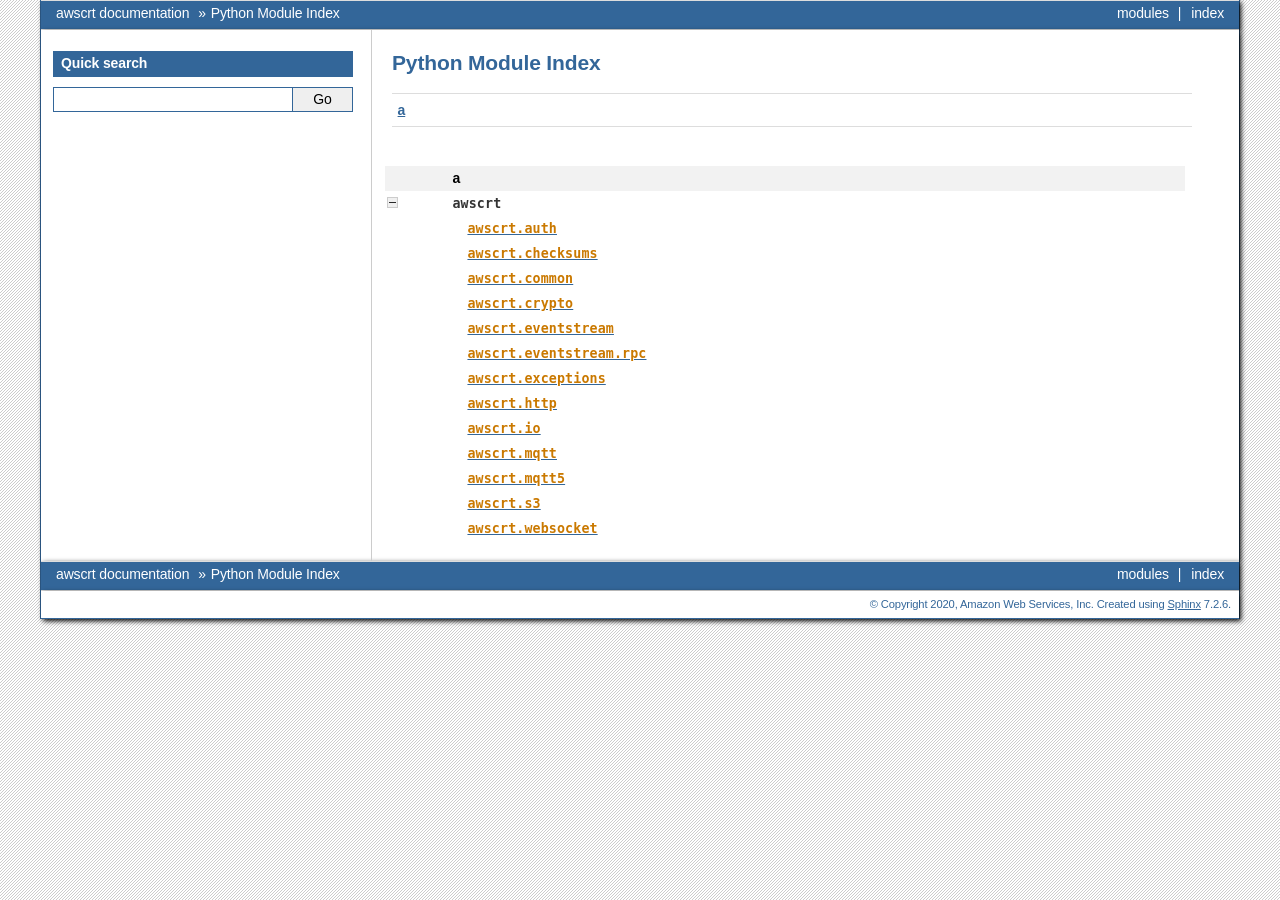
<file: docs/py-modindex.html>
<!doctype html>

<html lang="en" data-content_root="./">
  <head>
    <meta charset="utf-8" />
    <meta name="viewport" content="width=device-width, initial-scale=1.0" />
    <title>Python Module Index &#8212; awscrt  documentation</title>
    <link rel="stylesheet" type="text/css" href="_static/pygments.css?v=d75fae25" />
    <link rel="stylesheet" type="text/css" href="_static/css/custom.css?v=93be7416" />
    
    <script src="_static/documentation_options.js?v=5929fcd5"></script>
    <script src="_static/doctools.js?v=888ff710"></script>
    <script src="_static/sphinx_highlight.js?v=dc90522c"></script>
    <script src="_static/bizstyle.js"></script>
    <link rel="index" title="Index" href="genindex.html" />
    <link rel="search" title="Search" href="search.html" />

    <meta name="viewport" content="width=device-width,initial-scale=1.0" />
    <!--[if lt IE 9]>
    <script src="_static/css3-mediaqueries.js"></script>
    <![endif]-->


  </head><body>
    <div class="related" role="navigation" aria-label="related navigation">
      <h3>Navigation</h3>
      <ul>
        <li class="right" style="margin-right: 10px">
          <a href="genindex.html" title="General Index"
             accesskey="I">index</a></li>
        <li class="right" >
          <a href="#" title="Python Module Index"
             >modules</a> |</li>
        <li class="nav-item nav-item-0"><a href="index.html">awscrt  documentation</a> &#187;</li>
        <li class="nav-item nav-item-this"><a href="">Python Module Index</a></li> 
      </ul>
    </div>  

    <div class="document">
      <div class="documentwrapper">
        <div class="bodywrapper">
          <div class="body" role="main">
            

   <h1>Python Module Index</h1>

   <div class="modindex-jumpbox">
   <a href="#cap-a"><strong>a</strong></a>
   </div>

   <table class="indextable modindextable">
     <tr class="pcap"><td></td><td>&#160;</td><td></td></tr>
     <tr class="cap" id="cap-a"><td></td><td>
       <strong>a</strong></td><td></td></tr>
     <tr>
       <td><img src="_static/minus.png" class="toggler"
              id="toggle-1" style="display: none" alt="-" /></td>
       <td>
       <code class="xref">awscrt</code></td><td>
       <em></em></td></tr>
     <tr class="cg-1">
       <td></td>
       <td>&#160;&#160;&#160;
       <a href="api/auth.html#module-awscrt.auth"><code class="xref">awscrt.auth</code></a></td><td>
       <em></em></td></tr>
     <tr class="cg-1">
       <td></td>
       <td>&#160;&#160;&#160;
       <a href="api/checksums.html#module-awscrt.checksums"><code class="xref">awscrt.checksums</code></a></td><td>
       <em></em></td></tr>
     <tr class="cg-1">
       <td></td>
       <td>&#160;&#160;&#160;
       <a href="api/common.html#module-awscrt.common"><code class="xref">awscrt.common</code></a></td><td>
       <em></em></td></tr>
     <tr class="cg-1">
       <td></td>
       <td>&#160;&#160;&#160;
       <a href="api/crypto.html#module-awscrt.crypto"><code class="xref">awscrt.crypto</code></a></td><td>
       <em></em></td></tr>
     <tr class="cg-1">
       <td></td>
       <td>&#160;&#160;&#160;
       <a href="api/eventstream.html#module-awscrt.eventstream"><code class="xref">awscrt.eventstream</code></a></td><td>
       <em></em></td></tr>
     <tr class="cg-1">
       <td></td>
       <td>&#160;&#160;&#160;
       <a href="api/eventstream.html#module-awscrt.eventstream.rpc"><code class="xref">awscrt.eventstream.rpc</code></a></td><td>
       <em></em></td></tr>
     <tr class="cg-1">
       <td></td>
       <td>&#160;&#160;&#160;
       <a href="api/exceptions.html#module-awscrt.exceptions"><code class="xref">awscrt.exceptions</code></a></td><td>
       <em></em></td></tr>
     <tr class="cg-1">
       <td></td>
       <td>&#160;&#160;&#160;
       <a href="api/http.html#module-awscrt.http"><code class="xref">awscrt.http</code></a></td><td>
       <em></em></td></tr>
     <tr class="cg-1">
       <td></td>
       <td>&#160;&#160;&#160;
       <a href="api/io.html#module-awscrt.io"><code class="xref">awscrt.io</code></a></td><td>
       <em></em></td></tr>
     <tr class="cg-1">
       <td></td>
       <td>&#160;&#160;&#160;
       <a href="api/mqtt.html#module-awscrt.mqtt"><code class="xref">awscrt.mqtt</code></a></td><td>
       <em></em></td></tr>
     <tr class="cg-1">
       <td></td>
       <td>&#160;&#160;&#160;
       <a href="api/mqtt5.html#module-awscrt.mqtt5"><code class="xref">awscrt.mqtt5</code></a></td><td>
       <em></em></td></tr>
     <tr class="cg-1">
       <td></td>
       <td>&#160;&#160;&#160;
       <a href="api/s3.html#module-awscrt.s3"><code class="xref">awscrt.s3</code></a></td><td>
       <em></em></td></tr>
     <tr class="cg-1">
       <td></td>
       <td>&#160;&#160;&#160;
       <a href="api/websocket.html#module-awscrt.websocket"><code class="xref">awscrt.websocket</code></a></td><td>
       <em></em></td></tr>
   </table>


            <div class="clearer"></div>
          </div>
        </div>
      </div>
      <div class="sphinxsidebar" role="navigation" aria-label="main navigation">
        <div class="sphinxsidebarwrapper">
<div id="searchbox" style="display: none" role="search">
  <h3 id="searchlabel">Quick search</h3>
    <div class="searchformwrapper">
    <form class="search" action="search.html" method="get">
      <input type="text" name="q" aria-labelledby="searchlabel" autocomplete="off" autocorrect="off" autocapitalize="off" spellcheck="false"/>
      <input type="submit" value="Go" />
    </form>
    </div>
</div>
<script>document.getElementById('searchbox').style.display = "block"</script>
        </div>
      </div>
      <div class="clearer"></div>
    </div>
    <div class="related" role="navigation" aria-label="related navigation">
      <h3>Navigation</h3>
      <ul>
        <li class="right" style="margin-right: 10px">
          <a href="genindex.html" title="General Index"
             >index</a></li>
        <li class="right" >
          <a href="#" title="Python Module Index"
             >modules</a> |</li>
        <li class="nav-item nav-item-0"><a href="index.html">awscrt  documentation</a> &#187;</li>
        <li class="nav-item nav-item-this"><a href="">Python Module Index</a></li> 
      </ul>
    </div>
    <div class="footer" role="contentinfo">
    &#169; Copyright 2020, Amazon Web Services, Inc.
      Created using <a href="https://www.sphinx-doc.org/">Sphinx</a> 7.2.6.
    </div>
  </body>
</html>
</file>
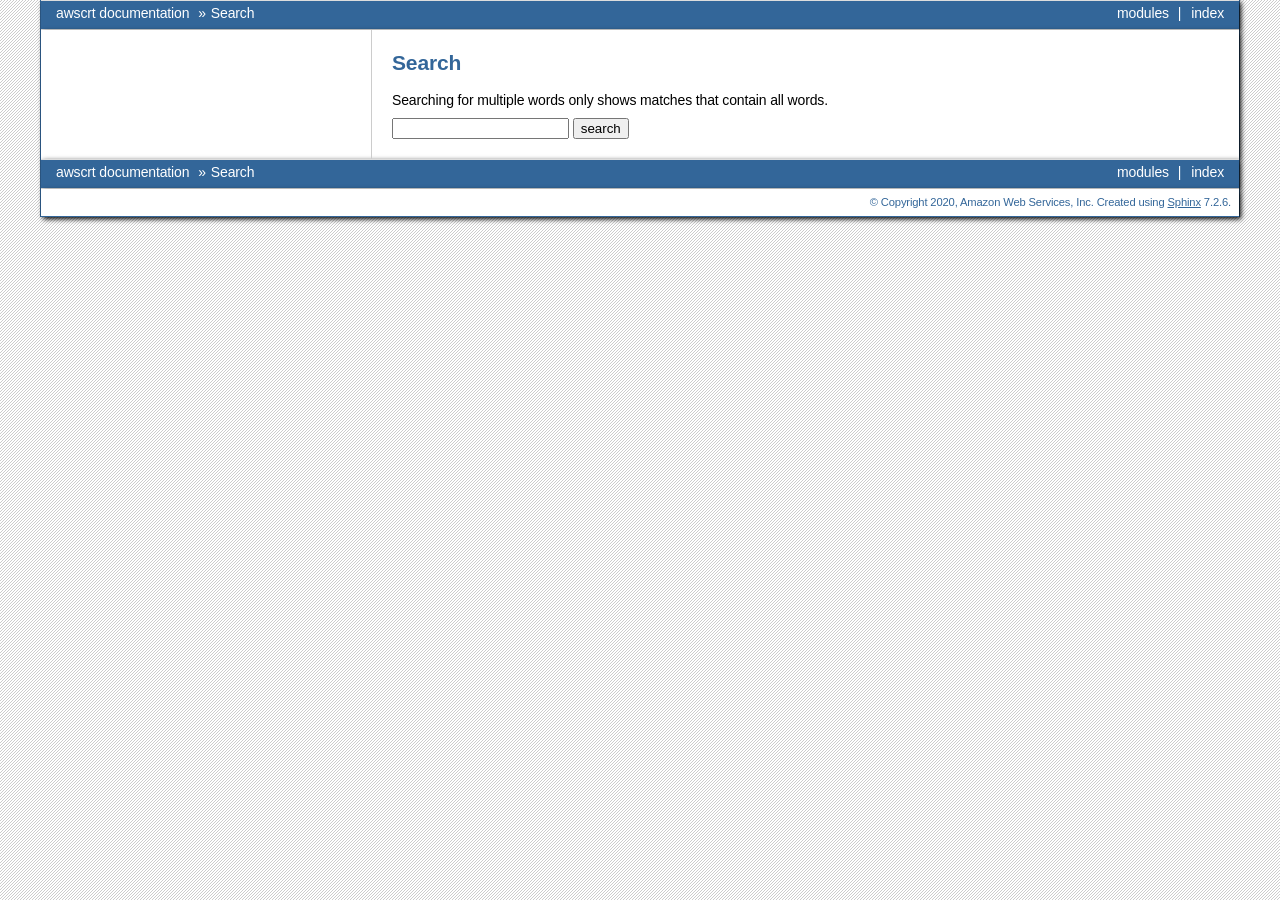
<file: docs/search.html>
<!doctype html>

<html lang="en" data-content_root="./">
  <head>
    <meta charset="utf-8" />
    <meta name="viewport" content="width=device-width, initial-scale=1.0" />
    <title>Search &#8212; awscrt  documentation</title>
    <link rel="stylesheet" type="text/css" href="_static/pygments.css?v=d75fae25" />
    <link rel="stylesheet" type="text/css" href="_static/css/custom.css?v=93be7416" />
    
    
    <script src="_static/documentation_options.js?v=5929fcd5"></script>
    <script src="_static/doctools.js?v=888ff710"></script>
    <script src="_static/sphinx_highlight.js?v=dc90522c"></script>
    <script src="_static/bizstyle.js"></script>
    <script src="_static/searchtools.js"></script>
    <script src="_static/language_data.js"></script>
    <link rel="index" title="Index" href="genindex.html" />
    <link rel="search" title="Search" href="#" />
  <script src="searchindex.js" defer></script>
  
    <meta name="viewport" content="width=device-width,initial-scale=1.0" />
    <!--[if lt IE 9]>
    <script src="_static/css3-mediaqueries.js"></script>
    <![endif]-->

  </head><body>
    <div class="related" role="navigation" aria-label="related navigation">
      <h3>Navigation</h3>
      <ul>
        <li class="right" style="margin-right: 10px">
          <a href="genindex.html" title="General Index"
             accesskey="I">index</a></li>
        <li class="right" >
          <a href="py-modindex.html" title="Python Module Index"
             >modules</a> |</li>
        <li class="nav-item nav-item-0"><a href="index.html">awscrt  documentation</a> &#187;</li>
        <li class="nav-item nav-item-this"><a href="">Search</a></li> 
      </ul>
    </div>  

    <div class="document">
      <div class="documentwrapper">
        <div class="bodywrapper">
          <div class="body" role="main">
            
  <h1 id="search-documentation">Search</h1>
  
  <noscript>
  <div class="admonition warning">
  <p>
    Please activate JavaScript to enable the search
    functionality.
  </p>
  </div>
  </noscript>
  
  
  <p>
    Searching for multiple words only shows matches that contain
    all words.
  </p>
  
  
  <form action="" method="get">
    <input type="text" name="q" aria-labelledby="search-documentation" value="" autocomplete="off" autocorrect="off" autocapitalize="off" spellcheck="false"/>
    <input type="submit" value="search" />
    <span id="search-progress" style="padding-left: 10px"></span>
  </form>
  
  
  
  <div id="search-results">
  
  </div>
  

            <div class="clearer"></div>
          </div>
        </div>
      </div>
      <div class="sphinxsidebar" role="navigation" aria-label="main navigation">
        <div class="sphinxsidebarwrapper">
        </div>
      </div>
      <div class="clearer"></div>
    </div>
    <div class="related" role="navigation" aria-label="related navigation">
      <h3>Navigation</h3>
      <ul>
        <li class="right" style="margin-right: 10px">
          <a href="genindex.html" title="General Index"
             >index</a></li>
        <li class="right" >
          <a href="py-modindex.html" title="Python Module Index"
             >modules</a> |</li>
        <li class="nav-item nav-item-0"><a href="index.html">awscrt  documentation</a> &#187;</li>
        <li class="nav-item nav-item-this"><a href="">Search</a></li> 
      </ul>
    </div>
    <div class="footer" role="contentinfo">
    &#169; Copyright 2020, Amazon Web Services, Inc.
      Created using <a href="https://www.sphinx-doc.org/">Sphinx</a> 7.2.6.
    </div>
  </body>
</html>
</file>
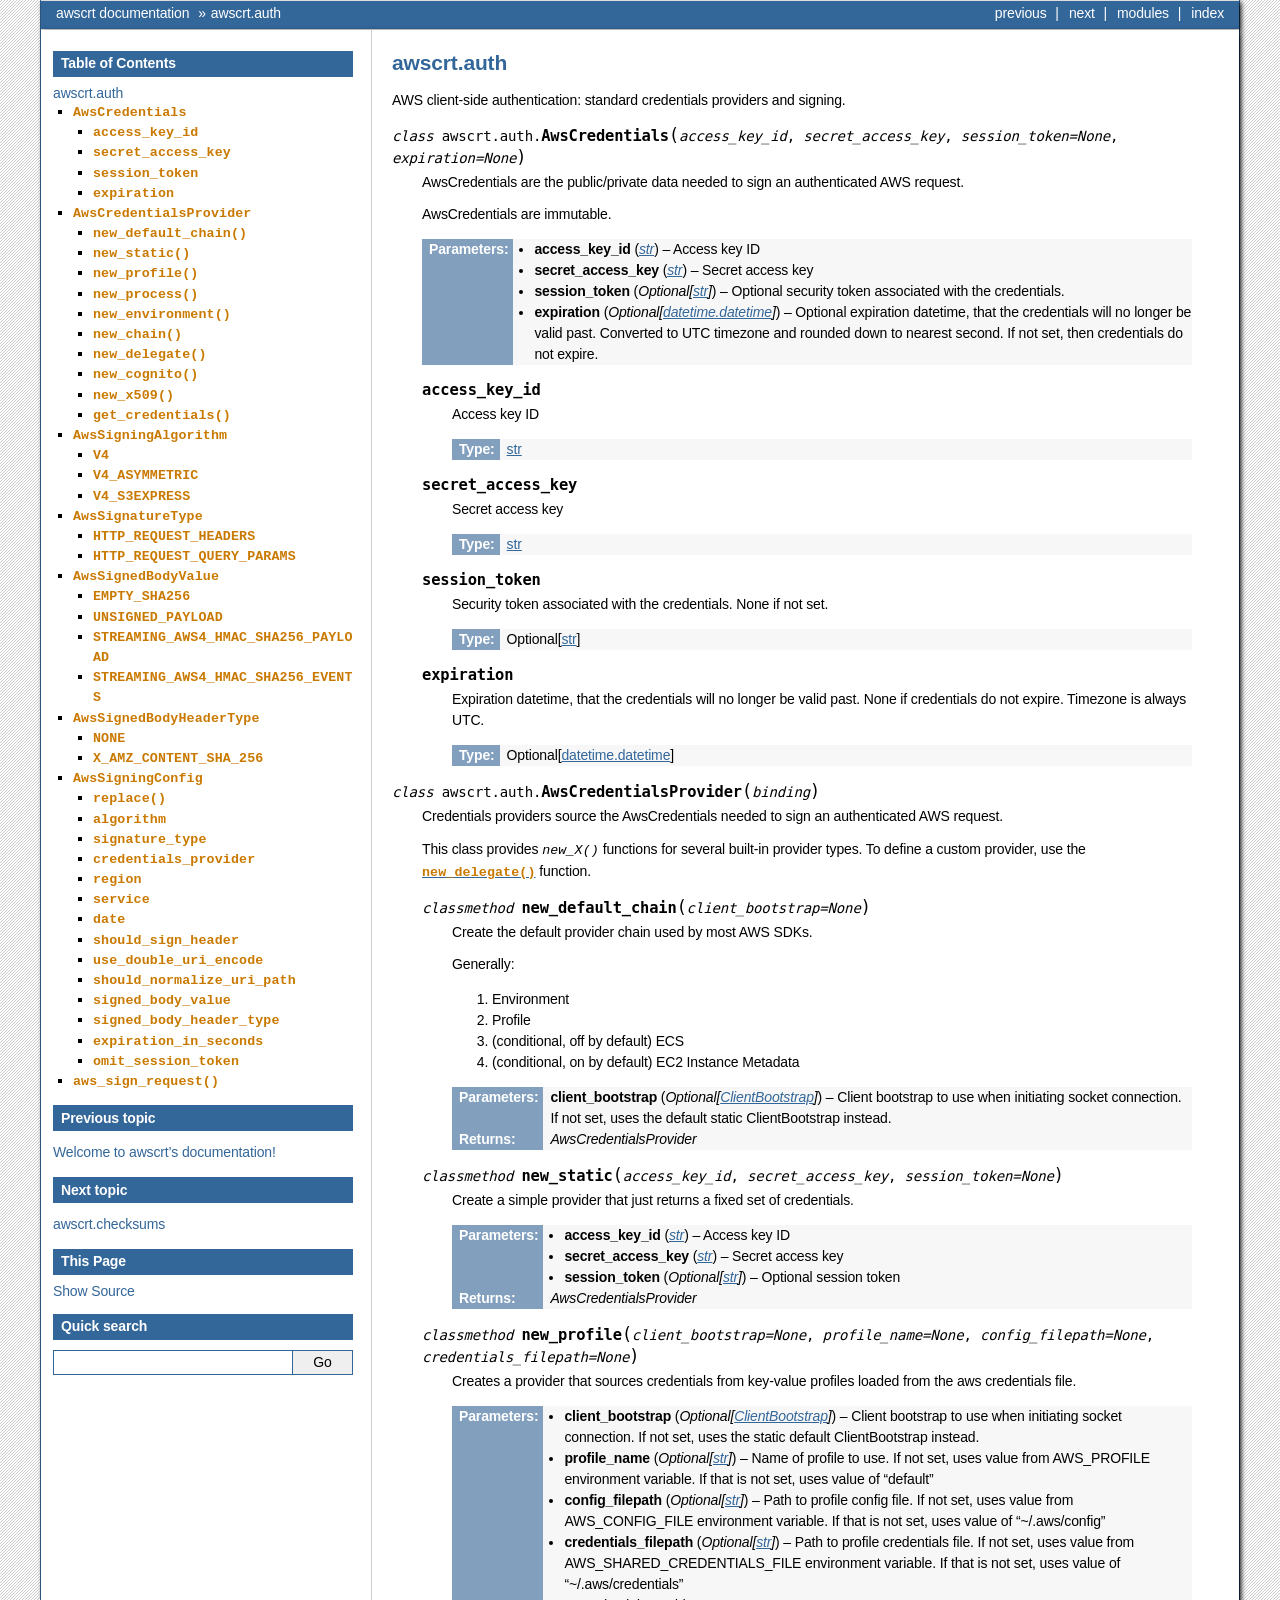
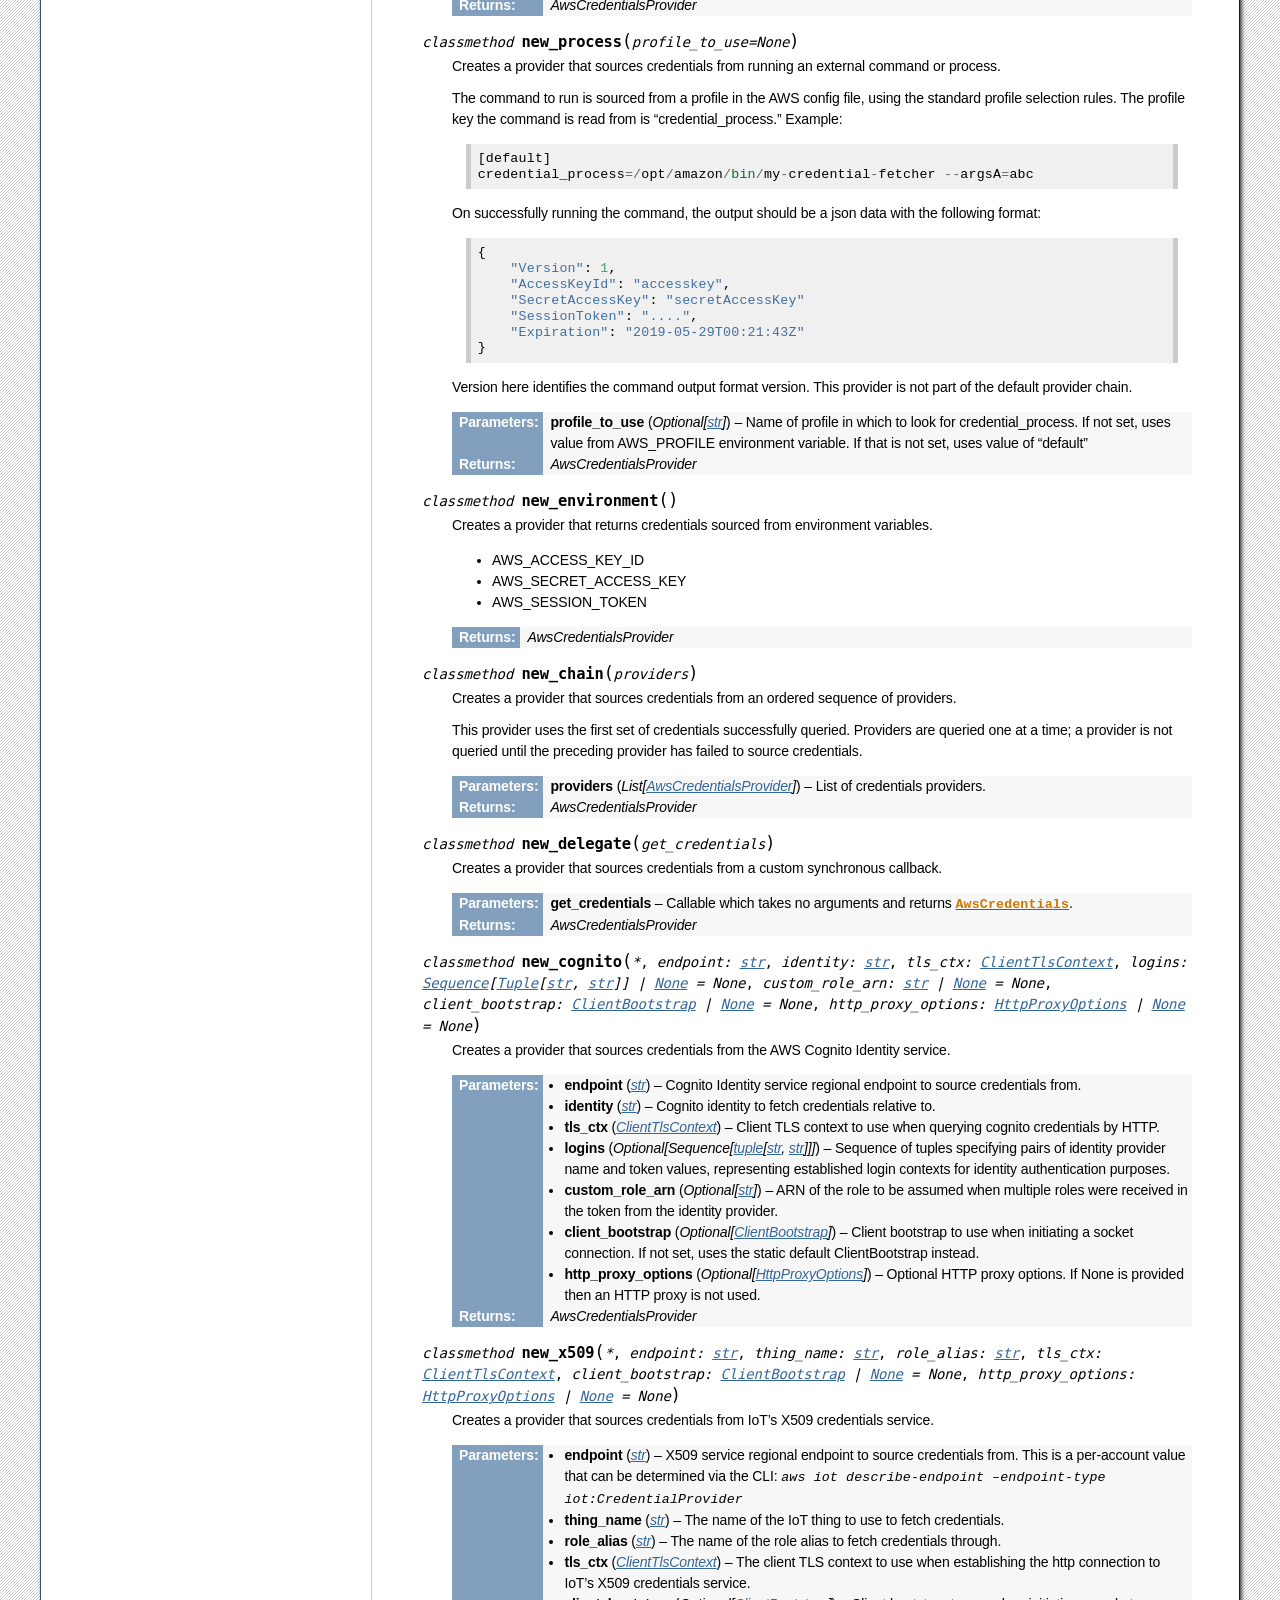
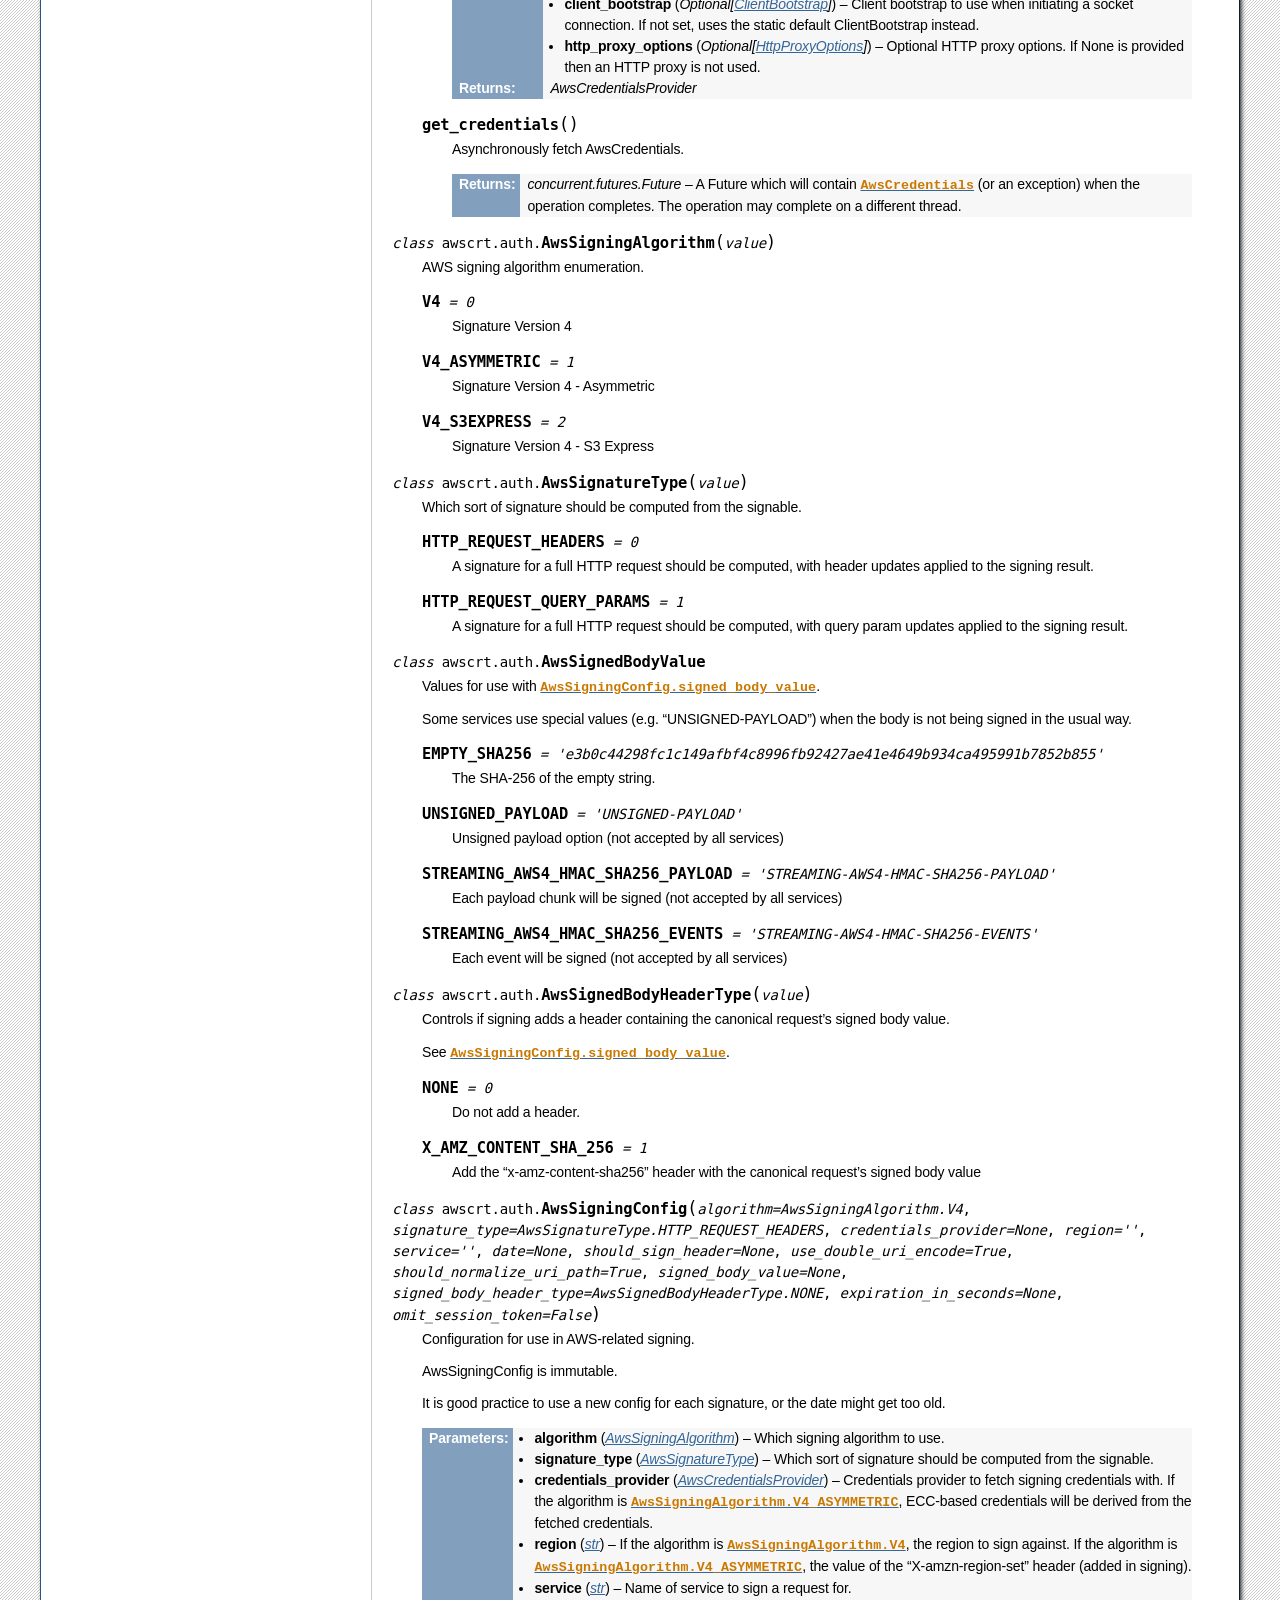
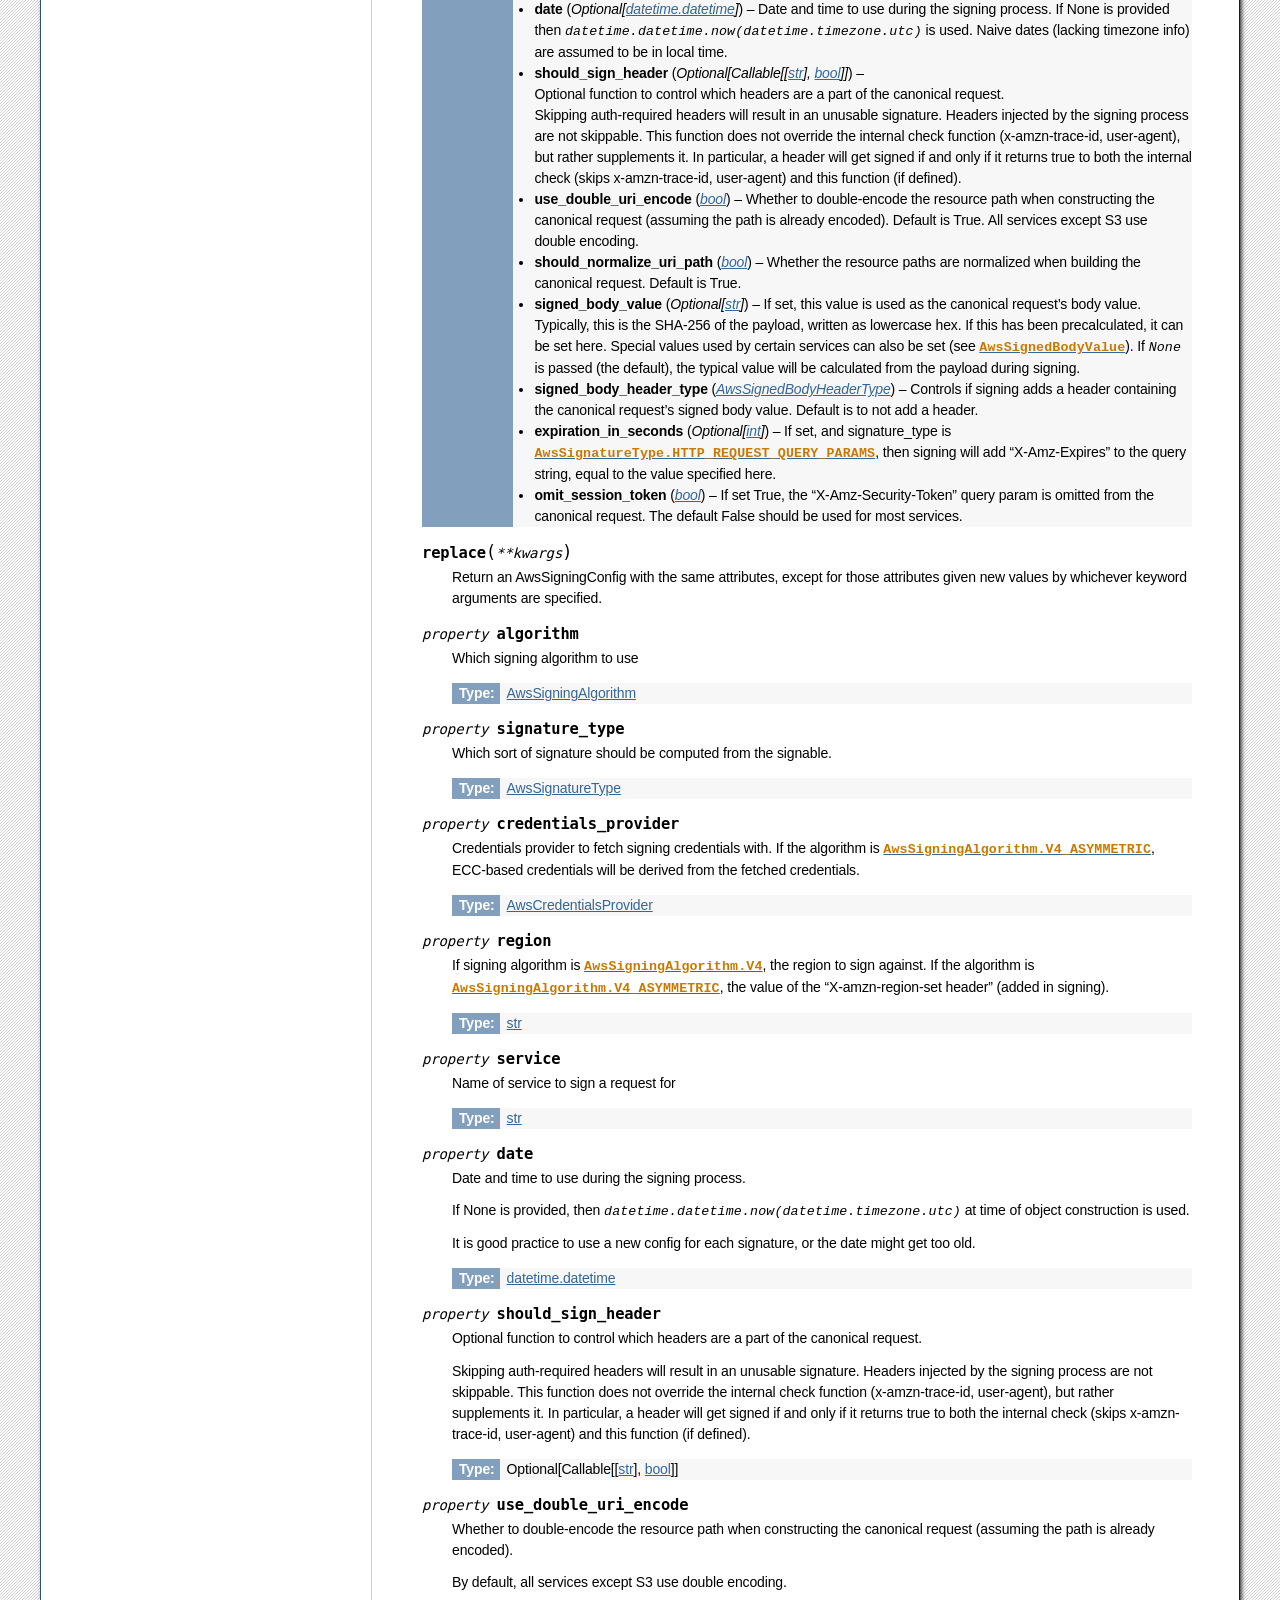
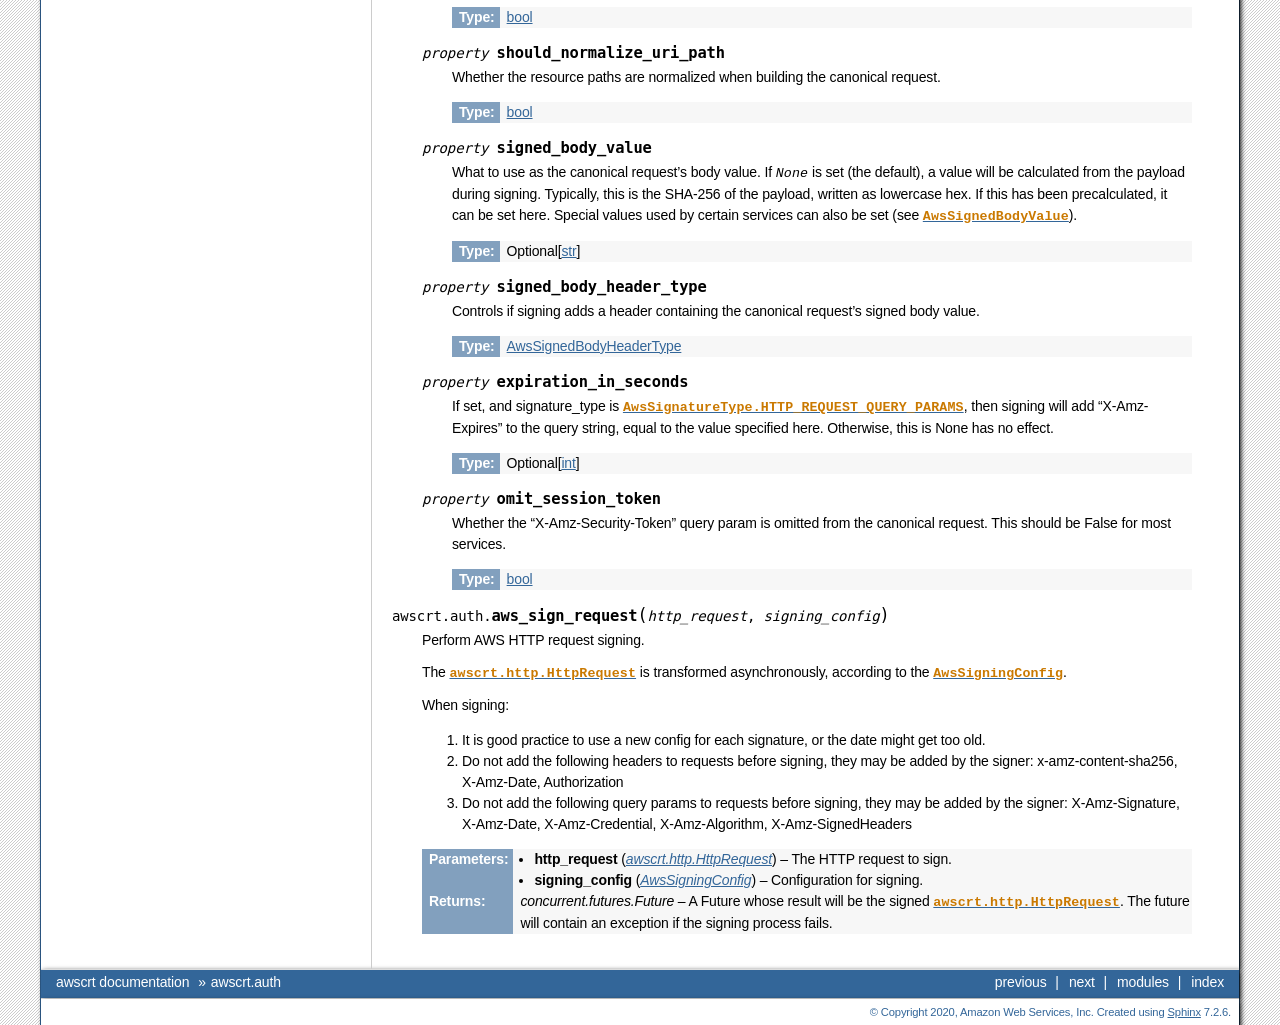
<file: docs/api/auth.html>
<!doctype html>

<html lang="en" data-content_root="../">
  <head>
    <meta charset="utf-8" />
    <meta name="viewport" content="width=device-width, initial-scale=1.0" /><meta name="viewport" content="width=device-width, initial-scale=1" />

    <title>awscrt.auth &#8212; awscrt  documentation</title>
    <link rel="stylesheet" type="text/css" href="../_static/pygments.css?v=d75fae25" />
    <link rel="stylesheet" type="text/css" href="../_static/css/custom.css?v=93be7416" />
    
    <script src="../_static/documentation_options.js?v=5929fcd5"></script>
    <script src="../_static/doctools.js?v=888ff710"></script>
    <script src="../_static/sphinx_highlight.js?v=dc90522c"></script>
    <script src="../_static/bizstyle.js"></script>
    <link rel="index" title="Index" href="../genindex.html" />
    <link rel="search" title="Search" href="../search.html" />
    <link rel="next" title="awscrt.checksums" href="checksums.html" />
    <link rel="prev" title="Welcome to awscrt’s documentation!" href="../index.html" />
    <meta name="viewport" content="width=device-width,initial-scale=1.0" />
    <!--[if lt IE 9]>
    <script src="_static/css3-mediaqueries.js"></script>
    <![endif]-->
  </head><body>
    <div class="related" role="navigation" aria-label="related navigation">
      <h3>Navigation</h3>
      <ul>
        <li class="right" style="margin-right: 10px">
          <a href="../genindex.html" title="General Index"
             accesskey="I">index</a></li>
        <li class="right" >
          <a href="../py-modindex.html" title="Python Module Index"
             >modules</a> |</li>
        <li class="right" >
          <a href="checksums.html" title="awscrt.checksums"
             accesskey="N">next</a> |</li>
        <li class="right" >
          <a href="../index.html" title="Welcome to awscrt’s documentation!"
             accesskey="P">previous</a> |</li>
        <li class="nav-item nav-item-0"><a href="../index.html">awscrt  documentation</a> &#187;</li>
        <li class="nav-item nav-item-this"><a href="">awscrt.auth</a></li> 
      </ul>
    </div>  

    <div class="document">
      <div class="documentwrapper">
        <div class="bodywrapper">
          <div class="body" role="main">
            
  <section id="module-awscrt.auth">
<span id="awscrt-auth"></span><h1>awscrt.auth<a class="headerlink" href="#module-awscrt.auth" title="Link to this heading">¶</a></h1>
<p>AWS client-side authentication: standard credentials providers and signing.</p>
<dl class="py class">
<dt class="sig sig-object py" id="awscrt.auth.AwsCredentials">
<em class="property"><span class="pre">class</span><span class="w"> </span></em><span class="sig-prename descclassname"><span class="pre">awscrt.auth.</span></span><span class="sig-name descname"><span class="pre">AwsCredentials</span></span><span class="sig-paren">(</span><em class="sig-param"><span class="n"><span class="pre">access_key_id</span></span></em>, <em class="sig-param"><span class="n"><span class="pre">secret_access_key</span></span></em>, <em class="sig-param"><span class="n"><span class="pre">session_token</span></span><span class="o"><span class="pre">=</span></span><span class="default_value"><span class="pre">None</span></span></em>, <em class="sig-param"><span class="n"><span class="pre">expiration</span></span><span class="o"><span class="pre">=</span></span><span class="default_value"><span class="pre">None</span></span></em><span class="sig-paren">)</span><a class="headerlink" href="#awscrt.auth.AwsCredentials" title="Link to this definition">¶</a></dt>
<dd><p>AwsCredentials are the public/private data needed to sign an authenticated AWS request.</p>
<p>AwsCredentials are immutable.</p>
<dl class="field-list simple">
<dt class="field-odd">Parameters<span class="colon">:</span></dt>
<dd class="field-odd"><ul class="simple">
<li><p><strong>access_key_id</strong> (<a class="reference external" href="https://docs.python.org/3/library/stdtypes.html#str" title="(in Python v3.13)"><em>str</em></a>) – Access key ID</p></li>
<li><p><strong>secret_access_key</strong> (<a class="reference external" href="https://docs.python.org/3/library/stdtypes.html#str" title="(in Python v3.13)"><em>str</em></a>) – Secret access key</p></li>
<li><p><strong>session_token</strong> (<em>Optional</em><em>[</em><a class="reference external" href="https://docs.python.org/3/library/stdtypes.html#str" title="(in Python v3.13)"><em>str</em></a><em>]</em>) – Optional security token associated with
the credentials.</p></li>
<li><p><strong>expiration</strong> (<em>Optional</em><em>[</em><a class="reference external" href="https://docs.python.org/3/library/datetime.html#datetime.datetime" title="(in Python v3.13)"><em>datetime.datetime</em></a><em>]</em>) – Optional expiration datetime,
that the credentials will no longer be valid past.
Converted to UTC timezone and rounded down to nearest second.
If not set, then credentials do not expire.</p></li>
</ul>
</dd>
</dl>
<dl class="py attribute">
<dt class="sig sig-object py" id="awscrt.auth.AwsCredentials.access_key_id">
<span class="sig-name descname"><span class="pre">access_key_id</span></span><a class="headerlink" href="#awscrt.auth.AwsCredentials.access_key_id" title="Link to this definition">¶</a></dt>
<dd><p>Access key ID</p>
<dl class="field-list simple">
<dt class="field-odd">Type<span class="colon">:</span></dt>
<dd class="field-odd"><p><a class="reference external" href="https://docs.python.org/3/library/stdtypes.html#str" title="(in Python v3.13)">str</a></p>
</dd>
</dl>
</dd></dl>

<dl class="py attribute">
<dt class="sig sig-object py" id="awscrt.auth.AwsCredentials.secret_access_key">
<span class="sig-name descname"><span class="pre">secret_access_key</span></span><a class="headerlink" href="#awscrt.auth.AwsCredentials.secret_access_key" title="Link to this definition">¶</a></dt>
<dd><p>Secret access key</p>
<dl class="field-list simple">
<dt class="field-odd">Type<span class="colon">:</span></dt>
<dd class="field-odd"><p><a class="reference external" href="https://docs.python.org/3/library/stdtypes.html#str" title="(in Python v3.13)">str</a></p>
</dd>
</dl>
</dd></dl>

<dl class="py attribute">
<dt class="sig sig-object py" id="awscrt.auth.AwsCredentials.session_token">
<span class="sig-name descname"><span class="pre">session_token</span></span><a class="headerlink" href="#awscrt.auth.AwsCredentials.session_token" title="Link to this definition">¶</a></dt>
<dd><p>Security token associated with
the credentials. None if not set.</p>
<dl class="field-list simple">
<dt class="field-odd">Type<span class="colon">:</span></dt>
<dd class="field-odd"><p>Optional[<a class="reference external" href="https://docs.python.org/3/library/stdtypes.html#str" title="(in Python v3.13)">str</a>]</p>
</dd>
</dl>
</dd></dl>

<dl class="py attribute">
<dt class="sig sig-object py" id="awscrt.auth.AwsCredentials.expiration">
<span class="sig-name descname"><span class="pre">expiration</span></span><a class="headerlink" href="#awscrt.auth.AwsCredentials.expiration" title="Link to this definition">¶</a></dt>
<dd><p>Expiration datetime,
that the credentials will no longer be valid past.
None if credentials do not expire.
Timezone is always UTC.</p>
<dl class="field-list simple">
<dt class="field-odd">Type<span class="colon">:</span></dt>
<dd class="field-odd"><p>Optional[<a class="reference external" href="https://docs.python.org/3/library/datetime.html#datetime.datetime" title="(in Python v3.13)">datetime.datetime</a>]</p>
</dd>
</dl>
</dd></dl>

</dd></dl>

<dl class="py class">
<dt class="sig sig-object py" id="awscrt.auth.AwsCredentialsProvider">
<em class="property"><span class="pre">class</span><span class="w"> </span></em><span class="sig-prename descclassname"><span class="pre">awscrt.auth.</span></span><span class="sig-name descname"><span class="pre">AwsCredentialsProvider</span></span><span class="sig-paren">(</span><em class="sig-param"><span class="n"><span class="pre">binding</span></span></em><span class="sig-paren">)</span><a class="headerlink" href="#awscrt.auth.AwsCredentialsProvider" title="Link to this definition">¶</a></dt>
<dd><p>Credentials providers source the AwsCredentials needed to sign an authenticated AWS request.</p>
<p>This class provides <cite>new_X()</cite> functions for several built-in provider types.
To define a custom provider, use the <a class="reference internal" href="#awscrt.auth.AwsCredentialsProvider.new_delegate" title="awscrt.auth.AwsCredentialsProvider.new_delegate"><code class="xref py py-meth docutils literal notranslate"><span class="pre">new_delegate()</span></code></a> function.</p>
<dl class="py method">
<dt class="sig sig-object py" id="awscrt.auth.AwsCredentialsProvider.new_default_chain">
<em class="property"><span class="pre">classmethod</span><span class="w"> </span></em><span class="sig-name descname"><span class="pre">new_default_chain</span></span><span class="sig-paren">(</span><em class="sig-param"><span class="n"><span class="pre">client_bootstrap</span></span><span class="o"><span class="pre">=</span></span><span class="default_value"><span class="pre">None</span></span></em><span class="sig-paren">)</span><a class="headerlink" href="#awscrt.auth.AwsCredentialsProvider.new_default_chain" title="Link to this definition">¶</a></dt>
<dd><p>Create the default provider chain used by most AWS SDKs.</p>
<p>Generally:</p>
<ol class="arabic simple">
<li><p>Environment</p></li>
<li><p>Profile</p></li>
<li><p>(conditional, off by default) ECS</p></li>
<li><p>(conditional, on by default) EC2 Instance Metadata</p></li>
</ol>
<dl class="field-list simple">
<dt class="field-odd">Parameters<span class="colon">:</span></dt>
<dd class="field-odd"><p><strong>client_bootstrap</strong> (<em>Optional</em><em>[</em><a class="reference internal" href="io.html#awscrt.io.ClientBootstrap" title="awscrt.io.ClientBootstrap"><em>ClientBootstrap</em></a><em>]</em>) – Client bootstrap to use when initiating socket connection.
If not set, uses the default static ClientBootstrap instead.</p>
</dd>
<dt class="field-even">Returns<span class="colon">:</span></dt>
<dd class="field-even"><p><em>AwsCredentialsProvider</em></p>
</dd>
</dl>
</dd></dl>

<dl class="py method">
<dt class="sig sig-object py" id="awscrt.auth.AwsCredentialsProvider.new_static">
<em class="property"><span class="pre">classmethod</span><span class="w"> </span></em><span class="sig-name descname"><span class="pre">new_static</span></span><span class="sig-paren">(</span><em class="sig-param"><span class="n"><span class="pre">access_key_id</span></span></em>, <em class="sig-param"><span class="n"><span class="pre">secret_access_key</span></span></em>, <em class="sig-param"><span class="n"><span class="pre">session_token</span></span><span class="o"><span class="pre">=</span></span><span class="default_value"><span class="pre">None</span></span></em><span class="sig-paren">)</span><a class="headerlink" href="#awscrt.auth.AwsCredentialsProvider.new_static" title="Link to this definition">¶</a></dt>
<dd><p>Create a simple provider that just returns a fixed set of credentials.</p>
<dl class="field-list simple">
<dt class="field-odd">Parameters<span class="colon">:</span></dt>
<dd class="field-odd"><ul class="simple">
<li><p><strong>access_key_id</strong> (<a class="reference external" href="https://docs.python.org/3/library/stdtypes.html#str" title="(in Python v3.13)"><em>str</em></a>) – Access key ID</p></li>
<li><p><strong>secret_access_key</strong> (<a class="reference external" href="https://docs.python.org/3/library/stdtypes.html#str" title="(in Python v3.13)"><em>str</em></a>) – Secret access key</p></li>
<li><p><strong>session_token</strong> (<em>Optional</em><em>[</em><a class="reference external" href="https://docs.python.org/3/library/stdtypes.html#str" title="(in Python v3.13)"><em>str</em></a><em>]</em>) – Optional session token</p></li>
</ul>
</dd>
<dt class="field-even">Returns<span class="colon">:</span></dt>
<dd class="field-even"><p><em>AwsCredentialsProvider</em></p>
</dd>
</dl>
</dd></dl>

<dl class="py method">
<dt class="sig sig-object py" id="awscrt.auth.AwsCredentialsProvider.new_profile">
<em class="property"><span class="pre">classmethod</span><span class="w"> </span></em><span class="sig-name descname"><span class="pre">new_profile</span></span><span class="sig-paren">(</span><em class="sig-param"><span class="n"><span class="pre">client_bootstrap</span></span><span class="o"><span class="pre">=</span></span><span class="default_value"><span class="pre">None</span></span></em>, <em class="sig-param"><span class="n"><span class="pre">profile_name</span></span><span class="o"><span class="pre">=</span></span><span class="default_value"><span class="pre">None</span></span></em>, <em class="sig-param"><span class="n"><span class="pre">config_filepath</span></span><span class="o"><span class="pre">=</span></span><span class="default_value"><span class="pre">None</span></span></em>, <em class="sig-param"><span class="n"><span class="pre">credentials_filepath</span></span><span class="o"><span class="pre">=</span></span><span class="default_value"><span class="pre">None</span></span></em><span class="sig-paren">)</span><a class="headerlink" href="#awscrt.auth.AwsCredentialsProvider.new_profile" title="Link to this definition">¶</a></dt>
<dd><p>Creates a provider that sources credentials from key-value profiles
loaded from the aws credentials file.</p>
<dl class="field-list simple">
<dt class="field-odd">Parameters<span class="colon">:</span></dt>
<dd class="field-odd"><ul class="simple">
<li><p><strong>client_bootstrap</strong> (<em>Optional</em><em>[</em><a class="reference internal" href="io.html#awscrt.io.ClientBootstrap" title="awscrt.io.ClientBootstrap"><em>ClientBootstrap</em></a><em>]</em>) – Client bootstrap to use when initiating socket connection.
If not set, uses the static default ClientBootstrap instead.</p></li>
<li><p><strong>profile_name</strong> (<em>Optional</em><em>[</em><a class="reference external" href="https://docs.python.org/3/library/stdtypes.html#str" title="(in Python v3.13)"><em>str</em></a><em>]</em>) – Name of profile to use.
If not set, uses value from AWS_PROFILE environment variable.
If that is not set, uses value of “default”</p></li>
<li><p><strong>config_filepath</strong> (<em>Optional</em><em>[</em><a class="reference external" href="https://docs.python.org/3/library/stdtypes.html#str" title="(in Python v3.13)"><em>str</em></a><em>]</em>) – Path to profile config file.
If not set, uses value from AWS_CONFIG_FILE environment variable.
If that is not set, uses value of “~/.aws/config”</p></li>
<li><p><strong>credentials_filepath</strong> (<em>Optional</em><em>[</em><a class="reference external" href="https://docs.python.org/3/library/stdtypes.html#str" title="(in Python v3.13)"><em>str</em></a><em>]</em>) – Path to profile credentials file.
If not set, uses value from AWS_SHARED_CREDENTIALS_FILE environment variable.
If that is not set, uses value of “~/.aws/credentials”</p></li>
</ul>
</dd>
<dt class="field-even">Returns<span class="colon">:</span></dt>
<dd class="field-even"><p><em>AwsCredentialsProvider</em></p>
</dd>
</dl>
</dd></dl>

<dl class="py method">
<dt class="sig sig-object py" id="awscrt.auth.AwsCredentialsProvider.new_process">
<em class="property"><span class="pre">classmethod</span><span class="w"> </span></em><span class="sig-name descname"><span class="pre">new_process</span></span><span class="sig-paren">(</span><em class="sig-param"><span class="n"><span class="pre">profile_to_use</span></span><span class="o"><span class="pre">=</span></span><span class="default_value"><span class="pre">None</span></span></em><span class="sig-paren">)</span><a class="headerlink" href="#awscrt.auth.AwsCredentialsProvider.new_process" title="Link to this definition">¶</a></dt>
<dd><p>Creates a provider that sources credentials from running an external command or process.</p>
<p>The command to run is sourced from a profile in the AWS config file, using the standard
profile selection rules. The profile key the command is read from is “credential_process.”
Example:</p>
<div class="highlight-default notranslate"><div class="highlight"><pre><span></span><span class="p">[</span><span class="n">default</span><span class="p">]</span>
<span class="n">credential_process</span><span class="o">=/</span><span class="n">opt</span><span class="o">/</span><span class="n">amazon</span><span class="o">/</span><span class="nb">bin</span><span class="o">/</span><span class="n">my</span><span class="o">-</span><span class="n">credential</span><span class="o">-</span><span class="n">fetcher</span> <span class="o">--</span><span class="n">argsA</span><span class="o">=</span><span class="n">abc</span>
</pre></div>
</div>
<p>On successfully running the command, the output should be a json data with the following
format:</p>
<div class="highlight-default notranslate"><div class="highlight"><pre><span></span><span class="p">{</span>
    <span class="s2">&quot;Version&quot;</span><span class="p">:</span> <span class="mi">1</span><span class="p">,</span>
    <span class="s2">&quot;AccessKeyId&quot;</span><span class="p">:</span> <span class="s2">&quot;accesskey&quot;</span><span class="p">,</span>
    <span class="s2">&quot;SecretAccessKey&quot;</span><span class="p">:</span> <span class="s2">&quot;secretAccessKey&quot;</span>
    <span class="s2">&quot;SessionToken&quot;</span><span class="p">:</span> <span class="s2">&quot;....&quot;</span><span class="p">,</span>
    <span class="s2">&quot;Expiration&quot;</span><span class="p">:</span> <span class="s2">&quot;2019-05-29T00:21:43Z&quot;</span>
<span class="p">}</span>
</pre></div>
</div>
<p>Version here identifies the command output format version.
This provider is not part of the default provider chain.</p>
<dl class="field-list simple">
<dt class="field-odd">Parameters<span class="colon">:</span></dt>
<dd class="field-odd"><p><strong>profile_to_use</strong> (<em>Optional</em><em>[</em><a class="reference external" href="https://docs.python.org/3/library/stdtypes.html#str" title="(in Python v3.13)"><em>str</em></a><em>]</em>) – Name of profile in which to look for credential_process.
If not set, uses value from AWS_PROFILE environment variable.
If that is not set, uses value of “default”</p>
</dd>
<dt class="field-even">Returns<span class="colon">:</span></dt>
<dd class="field-even"><p><em>AwsCredentialsProvider</em></p>
</dd>
</dl>
</dd></dl>

<dl class="py method">
<dt class="sig sig-object py" id="awscrt.auth.AwsCredentialsProvider.new_environment">
<em class="property"><span class="pre">classmethod</span><span class="w"> </span></em><span class="sig-name descname"><span class="pre">new_environment</span></span><span class="sig-paren">(</span><span class="sig-paren">)</span><a class="headerlink" href="#awscrt.auth.AwsCredentialsProvider.new_environment" title="Link to this definition">¶</a></dt>
<dd><p>Creates a provider that returns credentials sourced from environment variables.</p>
<ul class="simple">
<li><p>AWS_ACCESS_KEY_ID</p></li>
<li><p>AWS_SECRET_ACCESS_KEY</p></li>
<li><p>AWS_SESSION_TOKEN</p></li>
</ul>
<dl class="field-list simple">
<dt class="field-odd">Returns<span class="colon">:</span></dt>
<dd class="field-odd"><p><em>AwsCredentialsProvider</em></p>
</dd>
</dl>
</dd></dl>

<dl class="py method">
<dt class="sig sig-object py" id="awscrt.auth.AwsCredentialsProvider.new_chain">
<em class="property"><span class="pre">classmethod</span><span class="w"> </span></em><span class="sig-name descname"><span class="pre">new_chain</span></span><span class="sig-paren">(</span><em class="sig-param"><span class="n"><span class="pre">providers</span></span></em><span class="sig-paren">)</span><a class="headerlink" href="#awscrt.auth.AwsCredentialsProvider.new_chain" title="Link to this definition">¶</a></dt>
<dd><p>Creates a provider that sources credentials from an ordered sequence of providers.</p>
<p>This provider uses the first set of credentials successfully queried.
Providers are queried one at a time; a provider is not queried until the
preceding provider has failed to source credentials.</p>
<dl class="field-list simple">
<dt class="field-odd">Parameters<span class="colon">:</span></dt>
<dd class="field-odd"><p><strong>providers</strong> (<em>List</em><em>[</em><a class="reference internal" href="#awscrt.auth.AwsCredentialsProvider" title="awscrt.auth.AwsCredentialsProvider"><em>AwsCredentialsProvider</em></a><em>]</em>) – List of credentials providers.</p>
</dd>
<dt class="field-even">Returns<span class="colon">:</span></dt>
<dd class="field-even"><p><em>AwsCredentialsProvider</em></p>
</dd>
</dl>
</dd></dl>

<dl class="py method">
<dt class="sig sig-object py" id="awscrt.auth.AwsCredentialsProvider.new_delegate">
<em class="property"><span class="pre">classmethod</span><span class="w"> </span></em><span class="sig-name descname"><span class="pre">new_delegate</span></span><span class="sig-paren">(</span><em class="sig-param"><span class="n"><span class="pre">get_credentials</span></span></em><span class="sig-paren">)</span><a class="headerlink" href="#awscrt.auth.AwsCredentialsProvider.new_delegate" title="Link to this definition">¶</a></dt>
<dd><p>Creates a provider that sources credentials from a custom
synchronous callback.</p>
<dl class="field-list simple">
<dt class="field-odd">Parameters<span class="colon">:</span></dt>
<dd class="field-odd"><p><strong>get_credentials</strong> – Callable which takes no arguments and returns
<a class="reference internal" href="#awscrt.auth.AwsCredentials" title="awscrt.auth.AwsCredentials"><code class="xref py py-class docutils literal notranslate"><span class="pre">AwsCredentials</span></code></a>.</p>
</dd>
<dt class="field-even">Returns<span class="colon">:</span></dt>
<dd class="field-even"><p><em>AwsCredentialsProvider</em></p>
</dd>
</dl>
</dd></dl>

<dl class="py method">
<dt class="sig sig-object py" id="awscrt.auth.AwsCredentialsProvider.new_cognito">
<em class="property"><span class="pre">classmethod</span><span class="w"> </span></em><span class="sig-name descname"><span class="pre">new_cognito</span></span><span class="sig-paren">(</span><em class="sig-param"><span class="o"><span class="pre">*</span></span></em>, <em class="sig-param"><span class="n"><span class="pre">endpoint</span></span><span class="p"><span class="pre">:</span></span><span class="w"> </span><span class="n"><a class="reference external" href="https://docs.python.org/3/library/stdtypes.html#str" title="(in Python v3.13)"><span class="pre">str</span></a></span></em>, <em class="sig-param"><span class="n"><span class="pre">identity</span></span><span class="p"><span class="pre">:</span></span><span class="w"> </span><span class="n"><a class="reference external" href="https://docs.python.org/3/library/stdtypes.html#str" title="(in Python v3.13)"><span class="pre">str</span></a></span></em>, <em class="sig-param"><span class="n"><span class="pre">tls_ctx</span></span><span class="p"><span class="pre">:</span></span><span class="w"> </span><span class="n"><a class="reference internal" href="io.html#awscrt.io.ClientTlsContext" title="awscrt.io.ClientTlsContext"><span class="pre">ClientTlsContext</span></a></span></em>, <em class="sig-param"><span class="n"><span class="pre">logins</span></span><span class="p"><span class="pre">:</span></span><span class="w"> </span><span class="n"><a class="reference external" href="https://docs.python.org/3/library/typing.html#typing.Sequence" title="(in Python v3.13)"><span class="pre">Sequence</span></a><span class="p"><span class="pre">[</span></span><a class="reference external" href="https://docs.python.org/3/library/typing.html#typing.Tuple" title="(in Python v3.13)"><span class="pre">Tuple</span></a><span class="p"><span class="pre">[</span></span><a class="reference external" href="https://docs.python.org/3/library/stdtypes.html#str" title="(in Python v3.13)"><span class="pre">str</span></a><span class="p"><span class="pre">,</span></span><span class="w"> </span><a class="reference external" href="https://docs.python.org/3/library/stdtypes.html#str" title="(in Python v3.13)"><span class="pre">str</span></a><span class="p"><span class="pre">]</span></span><span class="p"><span class="pre">]</span></span><span class="w"> </span><span class="p"><span class="pre">|</span></span><span class="w"> </span><a class="reference external" href="https://docs.python.org/3/library/constants.html#None" title="(in Python v3.13)"><span class="pre">None</span></a></span><span class="w"> </span><span class="o"><span class="pre">=</span></span><span class="w"> </span><span class="default_value"><span class="pre">None</span></span></em>, <em class="sig-param"><span class="n"><span class="pre">custom_role_arn</span></span><span class="p"><span class="pre">:</span></span><span class="w"> </span><span class="n"><a class="reference external" href="https://docs.python.org/3/library/stdtypes.html#str" title="(in Python v3.13)"><span class="pre">str</span></a><span class="w"> </span><span class="p"><span class="pre">|</span></span><span class="w"> </span><a class="reference external" href="https://docs.python.org/3/library/constants.html#None" title="(in Python v3.13)"><span class="pre">None</span></a></span><span class="w"> </span><span class="o"><span class="pre">=</span></span><span class="w"> </span><span class="default_value"><span class="pre">None</span></span></em>, <em class="sig-param"><span class="n"><span class="pre">client_bootstrap</span></span><span class="p"><span class="pre">:</span></span><span class="w"> </span><span class="n"><a class="reference internal" href="io.html#awscrt.io.ClientBootstrap" title="awscrt.io.ClientBootstrap"><span class="pre">ClientBootstrap</span></a><span class="w"> </span><span class="p"><span class="pre">|</span></span><span class="w"> </span><a class="reference external" href="https://docs.python.org/3/library/constants.html#None" title="(in Python v3.13)"><span class="pre">None</span></a></span><span class="w"> </span><span class="o"><span class="pre">=</span></span><span class="w"> </span><span class="default_value"><span class="pre">None</span></span></em>, <em class="sig-param"><span class="n"><span class="pre">http_proxy_options</span></span><span class="p"><span class="pre">:</span></span><span class="w"> </span><span class="n"><a class="reference internal" href="http.html#awscrt.http.HttpProxyOptions" title="awscrt.http.HttpProxyOptions"><span class="pre">HttpProxyOptions</span></a><span class="w"> </span><span class="p"><span class="pre">|</span></span><span class="w"> </span><a class="reference external" href="https://docs.python.org/3/library/constants.html#None" title="(in Python v3.13)"><span class="pre">None</span></a></span><span class="w"> </span><span class="o"><span class="pre">=</span></span><span class="w"> </span><span class="default_value"><span class="pre">None</span></span></em><span class="sig-paren">)</span><a class="headerlink" href="#awscrt.auth.AwsCredentialsProvider.new_cognito" title="Link to this definition">¶</a></dt>
<dd><p>Creates a provider that sources credentials from the AWS Cognito Identity service.</p>
<dl class="field-list simple">
<dt class="field-odd">Parameters<span class="colon">:</span></dt>
<dd class="field-odd"><ul class="simple">
<li><p><strong>endpoint</strong> (<a class="reference external" href="https://docs.python.org/3/library/stdtypes.html#str" title="(in Python v3.13)"><em>str</em></a>) – Cognito Identity service regional endpoint to source credentials from.</p></li>
<li><p><strong>identity</strong> (<a class="reference external" href="https://docs.python.org/3/library/stdtypes.html#str" title="(in Python v3.13)"><em>str</em></a>) – Cognito identity to fetch credentials relative to.</p></li>
<li><p><strong>tls_ctx</strong> (<a class="reference internal" href="io.html#awscrt.io.ClientTlsContext" title="awscrt.io.ClientTlsContext"><em>ClientTlsContext</em></a>) – Client TLS context to use when querying cognito credentials by HTTP.</p></li>
<li><p><strong>logins</strong> (<em>Optional</em><em>[</em><em>Sequence</em><em>[</em><a class="reference external" href="https://docs.python.org/3/library/stdtypes.html#tuple" title="(in Python v3.13)"><em>tuple</em></a><em>[</em><a class="reference external" href="https://docs.python.org/3/library/stdtypes.html#str" title="(in Python v3.13)"><em>str</em></a><em>, </em><a class="reference external" href="https://docs.python.org/3/library/stdtypes.html#str" title="(in Python v3.13)"><em>str</em></a><em>]</em><em>]</em><em>]</em>) – Sequence of tuples specifying pairs of identity provider name
and token values, representing established login contexts for identity authentication purposes.</p></li>
<li><p><strong>custom_role_arn</strong> (<em>Optional</em><em>[</em><a class="reference external" href="https://docs.python.org/3/library/stdtypes.html#str" title="(in Python v3.13)"><em>str</em></a><em>]</em>) – ARN of the role to be assumed when multiple roles were received in the
token from the identity provider.</p></li>
<li><p><strong>client_bootstrap</strong> (<em>Optional</em><em>[</em><a class="reference internal" href="io.html#awscrt.io.ClientBootstrap" title="awscrt.io.ClientBootstrap"><em>ClientBootstrap</em></a><em>]</em>) – Client bootstrap to use when initiating a socket connection.
If not set, uses the static default ClientBootstrap instead.</p></li>
<li><p><strong>http_proxy_options</strong> (<em>Optional</em><em>[</em><a class="reference internal" href="http.html#awscrt.http.HttpProxyOptions" title="awscrt.http.HttpProxyOptions"><em>HttpProxyOptions</em></a><em>]</em>) – Optional HTTP proxy options.
If None is provided then an HTTP proxy is not used.</p></li>
</ul>
</dd>
<dt class="field-even">Returns<span class="colon">:</span></dt>
<dd class="field-even"><p><em>AwsCredentialsProvider</em></p>
</dd>
</dl>
</dd></dl>

<dl class="py method">
<dt class="sig sig-object py" id="awscrt.auth.AwsCredentialsProvider.new_x509">
<em class="property"><span class="pre">classmethod</span><span class="w"> </span></em><span class="sig-name descname"><span class="pre">new_x509</span></span><span class="sig-paren">(</span><em class="sig-param"><span class="o"><span class="pre">*</span></span></em>, <em class="sig-param"><span class="n"><span class="pre">endpoint</span></span><span class="p"><span class="pre">:</span></span><span class="w"> </span><span class="n"><a class="reference external" href="https://docs.python.org/3/library/stdtypes.html#str" title="(in Python v3.13)"><span class="pre">str</span></a></span></em>, <em class="sig-param"><span class="n"><span class="pre">thing_name</span></span><span class="p"><span class="pre">:</span></span><span class="w"> </span><span class="n"><a class="reference external" href="https://docs.python.org/3/library/stdtypes.html#str" title="(in Python v3.13)"><span class="pre">str</span></a></span></em>, <em class="sig-param"><span class="n"><span class="pre">role_alias</span></span><span class="p"><span class="pre">:</span></span><span class="w"> </span><span class="n"><a class="reference external" href="https://docs.python.org/3/library/stdtypes.html#str" title="(in Python v3.13)"><span class="pre">str</span></a></span></em>, <em class="sig-param"><span class="n"><span class="pre">tls_ctx</span></span><span class="p"><span class="pre">:</span></span><span class="w"> </span><span class="n"><a class="reference internal" href="io.html#awscrt.io.ClientTlsContext" title="awscrt.io.ClientTlsContext"><span class="pre">ClientTlsContext</span></a></span></em>, <em class="sig-param"><span class="n"><span class="pre">client_bootstrap</span></span><span class="p"><span class="pre">:</span></span><span class="w"> </span><span class="n"><a class="reference internal" href="io.html#awscrt.io.ClientBootstrap" title="awscrt.io.ClientBootstrap"><span class="pre">ClientBootstrap</span></a><span class="w"> </span><span class="p"><span class="pre">|</span></span><span class="w"> </span><a class="reference external" href="https://docs.python.org/3/library/constants.html#None" title="(in Python v3.13)"><span class="pre">None</span></a></span><span class="w"> </span><span class="o"><span class="pre">=</span></span><span class="w"> </span><span class="default_value"><span class="pre">None</span></span></em>, <em class="sig-param"><span class="n"><span class="pre">http_proxy_options</span></span><span class="p"><span class="pre">:</span></span><span class="w"> </span><span class="n"><a class="reference internal" href="http.html#awscrt.http.HttpProxyOptions" title="awscrt.http.HttpProxyOptions"><span class="pre">HttpProxyOptions</span></a><span class="w"> </span><span class="p"><span class="pre">|</span></span><span class="w"> </span><a class="reference external" href="https://docs.python.org/3/library/constants.html#None" title="(in Python v3.13)"><span class="pre">None</span></a></span><span class="w"> </span><span class="o"><span class="pre">=</span></span><span class="w"> </span><span class="default_value"><span class="pre">None</span></span></em><span class="sig-paren">)</span><a class="headerlink" href="#awscrt.auth.AwsCredentialsProvider.new_x509" title="Link to this definition">¶</a></dt>
<dd><p>Creates a provider that sources credentials from IoT’s X509 credentials service.</p>
<dl class="field-list simple">
<dt class="field-odd">Parameters<span class="colon">:</span></dt>
<dd class="field-odd"><ul class="simple">
<li><p><strong>endpoint</strong> (<a class="reference external" href="https://docs.python.org/3/library/stdtypes.html#str" title="(in Python v3.13)"><em>str</em></a>) – X509 service regional endpoint to source credentials from.
This is a per-account value that can be determined via the CLI:
<cite>aws iot describe-endpoint –endpoint-type iot:CredentialProvider</cite></p></li>
<li><p><strong>thing_name</strong> (<a class="reference external" href="https://docs.python.org/3/library/stdtypes.html#str" title="(in Python v3.13)"><em>str</em></a>) – The name of the IoT thing to use to fetch credentials.</p></li>
<li><p><strong>role_alias</strong> (<a class="reference external" href="https://docs.python.org/3/library/stdtypes.html#str" title="(in Python v3.13)"><em>str</em></a>) – The name of the role alias to fetch credentials through.</p></li>
<li><p><strong>tls_ctx</strong> (<a class="reference internal" href="io.html#awscrt.io.ClientTlsContext" title="awscrt.io.ClientTlsContext"><em>ClientTlsContext</em></a>) – The client TLS context to use when establishing the http connection to IoT’s X509 credentials service.</p></li>
<li><p><strong>client_bootstrap</strong> (<em>Optional</em><em>[</em><a class="reference internal" href="io.html#awscrt.io.ClientBootstrap" title="awscrt.io.ClientBootstrap"><em>ClientBootstrap</em></a><em>]</em>) – Client bootstrap to use when initiating a socket connection.
If not set, uses the static default ClientBootstrap instead.</p></li>
<li><p><strong>http_proxy_options</strong> (<em>Optional</em><em>[</em><a class="reference internal" href="http.html#awscrt.http.HttpProxyOptions" title="awscrt.http.HttpProxyOptions"><em>HttpProxyOptions</em></a><em>]</em>) – Optional HTTP proxy options.
If None is provided then an HTTP proxy is not used.</p></li>
</ul>
</dd>
<dt class="field-even">Returns<span class="colon">:</span></dt>
<dd class="field-even"><p><em>AwsCredentialsProvider</em></p>
</dd>
</dl>
</dd></dl>

<dl class="py method">
<dt class="sig sig-object py" id="awscrt.auth.AwsCredentialsProvider.get_credentials">
<span class="sig-name descname"><span class="pre">get_credentials</span></span><span class="sig-paren">(</span><span class="sig-paren">)</span><a class="headerlink" href="#awscrt.auth.AwsCredentialsProvider.get_credentials" title="Link to this definition">¶</a></dt>
<dd><p>Asynchronously fetch AwsCredentials.</p>
<dl class="field-list simple">
<dt class="field-odd">Returns<span class="colon">:</span></dt>
<dd class="field-odd"><p><em>concurrent.futures.Future</em> – A Future which will contain
<a class="reference internal" href="#awscrt.auth.AwsCredentials" title="awscrt.auth.AwsCredentials"><code class="xref py py-class docutils literal notranslate"><span class="pre">AwsCredentials</span></code></a> (or an exception) when the operation completes.
The operation may complete on a different thread.</p>
</dd>
</dl>
</dd></dl>

</dd></dl>

<dl class="py class">
<dt class="sig sig-object py" id="awscrt.auth.AwsSigningAlgorithm">
<em class="property"><span class="pre">class</span><span class="w"> </span></em><span class="sig-prename descclassname"><span class="pre">awscrt.auth.</span></span><span class="sig-name descname"><span class="pre">AwsSigningAlgorithm</span></span><span class="sig-paren">(</span><em class="sig-param"><span class="n"><span class="pre">value</span></span></em><span class="sig-paren">)</span><a class="headerlink" href="#awscrt.auth.AwsSigningAlgorithm" title="Link to this definition">¶</a></dt>
<dd><p>AWS signing algorithm enumeration.</p>
<dl class="py attribute">
<dt class="sig sig-object py" id="awscrt.auth.AwsSigningAlgorithm.V4">
<span class="sig-name descname"><span class="pre">V4</span></span><em class="property"><span class="w"> </span><span class="p"><span class="pre">=</span></span><span class="w"> </span><span class="pre">0</span></em><a class="headerlink" href="#awscrt.auth.AwsSigningAlgorithm.V4" title="Link to this definition">¶</a></dt>
<dd><p>Signature Version 4</p>
</dd></dl>

<dl class="py attribute">
<dt class="sig sig-object py" id="awscrt.auth.AwsSigningAlgorithm.V4_ASYMMETRIC">
<span class="sig-name descname"><span class="pre">V4_ASYMMETRIC</span></span><em class="property"><span class="w"> </span><span class="p"><span class="pre">=</span></span><span class="w"> </span><span class="pre">1</span></em><a class="headerlink" href="#awscrt.auth.AwsSigningAlgorithm.V4_ASYMMETRIC" title="Link to this definition">¶</a></dt>
<dd><p>Signature Version 4 - Asymmetric</p>
</dd></dl>

<dl class="py attribute">
<dt class="sig sig-object py" id="awscrt.auth.AwsSigningAlgorithm.V4_S3EXPRESS">
<span class="sig-name descname"><span class="pre">V4_S3EXPRESS</span></span><em class="property"><span class="w"> </span><span class="p"><span class="pre">=</span></span><span class="w"> </span><span class="pre">2</span></em><a class="headerlink" href="#awscrt.auth.AwsSigningAlgorithm.V4_S3EXPRESS" title="Link to this definition">¶</a></dt>
<dd><p>Signature Version 4 - S3 Express</p>
</dd></dl>

</dd></dl>

<dl class="py class">
<dt class="sig sig-object py" id="awscrt.auth.AwsSignatureType">
<em class="property"><span class="pre">class</span><span class="w"> </span></em><span class="sig-prename descclassname"><span class="pre">awscrt.auth.</span></span><span class="sig-name descname"><span class="pre">AwsSignatureType</span></span><span class="sig-paren">(</span><em class="sig-param"><span class="n"><span class="pre">value</span></span></em><span class="sig-paren">)</span><a class="headerlink" href="#awscrt.auth.AwsSignatureType" title="Link to this definition">¶</a></dt>
<dd><p>Which sort of signature should be computed from the signable.</p>
<dl class="py attribute">
<dt class="sig sig-object py" id="awscrt.auth.AwsSignatureType.HTTP_REQUEST_HEADERS">
<span class="sig-name descname"><span class="pre">HTTP_REQUEST_HEADERS</span></span><em class="property"><span class="w"> </span><span class="p"><span class="pre">=</span></span><span class="w"> </span><span class="pre">0</span></em><a class="headerlink" href="#awscrt.auth.AwsSignatureType.HTTP_REQUEST_HEADERS" title="Link to this definition">¶</a></dt>
<dd><p>A signature for a full HTTP request should be computed,
with header updates applied to the signing result.</p>
</dd></dl>

<dl class="py attribute">
<dt class="sig sig-object py" id="awscrt.auth.AwsSignatureType.HTTP_REQUEST_QUERY_PARAMS">
<span class="sig-name descname"><span class="pre">HTTP_REQUEST_QUERY_PARAMS</span></span><em class="property"><span class="w"> </span><span class="p"><span class="pre">=</span></span><span class="w"> </span><span class="pre">1</span></em><a class="headerlink" href="#awscrt.auth.AwsSignatureType.HTTP_REQUEST_QUERY_PARAMS" title="Link to this definition">¶</a></dt>
<dd><p>A signature for a full HTTP request should be computed,
with query param updates applied to the signing result.</p>
</dd></dl>

</dd></dl>

<dl class="py class">
<dt class="sig sig-object py" id="awscrt.auth.AwsSignedBodyValue">
<em class="property"><span class="pre">class</span><span class="w"> </span></em><span class="sig-prename descclassname"><span class="pre">awscrt.auth.</span></span><span class="sig-name descname"><span class="pre">AwsSignedBodyValue</span></span><a class="headerlink" href="#awscrt.auth.AwsSignedBodyValue" title="Link to this definition">¶</a></dt>
<dd><p>Values for use with <a class="reference internal" href="#awscrt.auth.AwsSigningConfig.signed_body_value" title="awscrt.auth.AwsSigningConfig.signed_body_value"><code class="xref py py-attr docutils literal notranslate"><span class="pre">AwsSigningConfig.signed_body_value</span></code></a>.</p>
<p>Some services use special values (e.g. “UNSIGNED-PAYLOAD”) when the body
is not being signed in the usual way.</p>
<dl class="py attribute">
<dt class="sig sig-object py" id="awscrt.auth.AwsSignedBodyValue.EMPTY_SHA256">
<span class="sig-name descname"><span class="pre">EMPTY_SHA256</span></span><em class="property"><span class="w"> </span><span class="p"><span class="pre">=</span></span><span class="w"> </span><span class="pre">'e3b0c44298fc1c149afbf4c8996fb92427ae41e4649b934ca495991b7852b855'</span></em><a class="headerlink" href="#awscrt.auth.AwsSignedBodyValue.EMPTY_SHA256" title="Link to this definition">¶</a></dt>
<dd><p>The SHA-256 of the empty string.</p>
</dd></dl>

<dl class="py attribute">
<dt class="sig sig-object py" id="awscrt.auth.AwsSignedBodyValue.UNSIGNED_PAYLOAD">
<span class="sig-name descname"><span class="pre">UNSIGNED_PAYLOAD</span></span><em class="property"><span class="w"> </span><span class="p"><span class="pre">=</span></span><span class="w"> </span><span class="pre">'UNSIGNED-PAYLOAD'</span></em><a class="headerlink" href="#awscrt.auth.AwsSignedBodyValue.UNSIGNED_PAYLOAD" title="Link to this definition">¶</a></dt>
<dd><p>Unsigned payload option (not accepted by all services)</p>
</dd></dl>

<dl class="py attribute">
<dt class="sig sig-object py" id="awscrt.auth.AwsSignedBodyValue.STREAMING_AWS4_HMAC_SHA256_PAYLOAD">
<span class="sig-name descname"><span class="pre">STREAMING_AWS4_HMAC_SHA256_PAYLOAD</span></span><em class="property"><span class="w"> </span><span class="p"><span class="pre">=</span></span><span class="w"> </span><span class="pre">'STREAMING-AWS4-HMAC-SHA256-PAYLOAD'</span></em><a class="headerlink" href="#awscrt.auth.AwsSignedBodyValue.STREAMING_AWS4_HMAC_SHA256_PAYLOAD" title="Link to this definition">¶</a></dt>
<dd><p>Each payload chunk will be signed (not accepted by all services)</p>
</dd></dl>

<dl class="py attribute">
<dt class="sig sig-object py" id="awscrt.auth.AwsSignedBodyValue.STREAMING_AWS4_HMAC_SHA256_EVENTS">
<span class="sig-name descname"><span class="pre">STREAMING_AWS4_HMAC_SHA256_EVENTS</span></span><em class="property"><span class="w"> </span><span class="p"><span class="pre">=</span></span><span class="w"> </span><span class="pre">'STREAMING-AWS4-HMAC-SHA256-EVENTS'</span></em><a class="headerlink" href="#awscrt.auth.AwsSignedBodyValue.STREAMING_AWS4_HMAC_SHA256_EVENTS" title="Link to this definition">¶</a></dt>
<dd><p>Each event will be signed (not accepted by all services)</p>
</dd></dl>

</dd></dl>

<dl class="py class">
<dt class="sig sig-object py" id="awscrt.auth.AwsSignedBodyHeaderType">
<em class="property"><span class="pre">class</span><span class="w"> </span></em><span class="sig-prename descclassname"><span class="pre">awscrt.auth.</span></span><span class="sig-name descname"><span class="pre">AwsSignedBodyHeaderType</span></span><span class="sig-paren">(</span><em class="sig-param"><span class="n"><span class="pre">value</span></span></em><span class="sig-paren">)</span><a class="headerlink" href="#awscrt.auth.AwsSignedBodyHeaderType" title="Link to this definition">¶</a></dt>
<dd><p>Controls if signing adds a header containing the canonical request’s signed body value.</p>
<p>See <a class="reference internal" href="#awscrt.auth.AwsSigningConfig.signed_body_value" title="awscrt.auth.AwsSigningConfig.signed_body_value"><code class="xref py py-attr docutils literal notranslate"><span class="pre">AwsSigningConfig.signed_body_value</span></code></a>.</p>
<dl class="py attribute">
<dt class="sig sig-object py" id="awscrt.auth.AwsSignedBodyHeaderType.NONE">
<span class="sig-name descname"><span class="pre">NONE</span></span><em class="property"><span class="w"> </span><span class="p"><span class="pre">=</span></span><span class="w"> </span><span class="pre">0</span></em><a class="headerlink" href="#awscrt.auth.AwsSignedBodyHeaderType.NONE" title="Link to this definition">¶</a></dt>
<dd><p>Do not add a header.</p>
</dd></dl>

<dl class="py attribute">
<dt class="sig sig-object py" id="awscrt.auth.AwsSignedBodyHeaderType.X_AMZ_CONTENT_SHA_256">
<span class="sig-name descname"><span class="pre">X_AMZ_CONTENT_SHA_256</span></span><em class="property"><span class="w"> </span><span class="p"><span class="pre">=</span></span><span class="w"> </span><span class="pre">1</span></em><a class="headerlink" href="#awscrt.auth.AwsSignedBodyHeaderType.X_AMZ_CONTENT_SHA_256" title="Link to this definition">¶</a></dt>
<dd><p>Add the “x-amz-content-sha256” header with the canonical request’s signed body value</p>
</dd></dl>

</dd></dl>

<dl class="py class">
<dt class="sig sig-object py" id="awscrt.auth.AwsSigningConfig">
<em class="property"><span class="pre">class</span><span class="w"> </span></em><span class="sig-prename descclassname"><span class="pre">awscrt.auth.</span></span><span class="sig-name descname"><span class="pre">AwsSigningConfig</span></span><span class="sig-paren">(</span><em class="sig-param"><span class="n"><span class="pre">algorithm</span></span><span class="o"><span class="pre">=</span></span><span class="default_value"><span class="pre">AwsSigningAlgorithm.V4</span></span></em>, <em class="sig-param"><span class="n"><span class="pre">signature_type</span></span><span class="o"><span class="pre">=</span></span><span class="default_value"><span class="pre">AwsSignatureType.HTTP_REQUEST_HEADERS</span></span></em>, <em class="sig-param"><span class="n"><span class="pre">credentials_provider</span></span><span class="o"><span class="pre">=</span></span><span class="default_value"><span class="pre">None</span></span></em>, <em class="sig-param"><span class="n"><span class="pre">region</span></span><span class="o"><span class="pre">=</span></span><span class="default_value"><span class="pre">''</span></span></em>, <em class="sig-param"><span class="n"><span class="pre">service</span></span><span class="o"><span class="pre">=</span></span><span class="default_value"><span class="pre">''</span></span></em>, <em class="sig-param"><span class="n"><span class="pre">date</span></span><span class="o"><span class="pre">=</span></span><span class="default_value"><span class="pre">None</span></span></em>, <em class="sig-param"><span class="n"><span class="pre">should_sign_header</span></span><span class="o"><span class="pre">=</span></span><span class="default_value"><span class="pre">None</span></span></em>, <em class="sig-param"><span class="n"><span class="pre">use_double_uri_encode</span></span><span class="o"><span class="pre">=</span></span><span class="default_value"><span class="pre">True</span></span></em>, <em class="sig-param"><span class="n"><span class="pre">should_normalize_uri_path</span></span><span class="o"><span class="pre">=</span></span><span class="default_value"><span class="pre">True</span></span></em>, <em class="sig-param"><span class="n"><span class="pre">signed_body_value</span></span><span class="o"><span class="pre">=</span></span><span class="default_value"><span class="pre">None</span></span></em>, <em class="sig-param"><span class="n"><span class="pre">signed_body_header_type</span></span><span class="o"><span class="pre">=</span></span><span class="default_value"><span class="pre">AwsSignedBodyHeaderType.NONE</span></span></em>, <em class="sig-param"><span class="n"><span class="pre">expiration_in_seconds</span></span><span class="o"><span class="pre">=</span></span><span class="default_value"><span class="pre">None</span></span></em>, <em class="sig-param"><span class="n"><span class="pre">omit_session_token</span></span><span class="o"><span class="pre">=</span></span><span class="default_value"><span class="pre">False</span></span></em><span class="sig-paren">)</span><a class="headerlink" href="#awscrt.auth.AwsSigningConfig" title="Link to this definition">¶</a></dt>
<dd><p>Configuration for use in AWS-related signing.</p>
<p>AwsSigningConfig is immutable.</p>
<p>It is good practice to use a new config for each signature, or the date might get too old.</p>
<dl class="field-list simple">
<dt class="field-odd">Parameters<span class="colon">:</span></dt>
<dd class="field-odd"><ul class="simple">
<li><p><strong>algorithm</strong> (<a class="reference internal" href="#awscrt.auth.AwsSigningAlgorithm" title="awscrt.auth.AwsSigningAlgorithm"><em>AwsSigningAlgorithm</em></a>) – Which signing algorithm to use.</p></li>
<li><p><strong>signature_type</strong> (<a class="reference internal" href="#awscrt.auth.AwsSignatureType" title="awscrt.auth.AwsSignatureType"><em>AwsSignatureType</em></a>) – Which sort of signature should be
computed from the signable.</p></li>
<li><p><strong>credentials_provider</strong> (<a class="reference internal" href="#awscrt.auth.AwsCredentialsProvider" title="awscrt.auth.AwsCredentialsProvider"><em>AwsCredentialsProvider</em></a>) – Credentials provider
to fetch signing credentials with. If the algorithm is
<a class="reference internal" href="#awscrt.auth.AwsSigningAlgorithm.V4_ASYMMETRIC" title="awscrt.auth.AwsSigningAlgorithm.V4_ASYMMETRIC"><code class="xref py py-attr docutils literal notranslate"><span class="pre">AwsSigningAlgorithm.V4_ASYMMETRIC</span></code></a>, ECC-based credentials will be derived from the
fetched credentials.</p></li>
<li><p><strong>region</strong> (<a class="reference external" href="https://docs.python.org/3/library/stdtypes.html#str" title="(in Python v3.13)"><em>str</em></a>) – If the algorithm is <a class="reference internal" href="#awscrt.auth.AwsSigningAlgorithm.V4" title="awscrt.auth.AwsSigningAlgorithm.V4"><code class="xref py py-attr docutils literal notranslate"><span class="pre">AwsSigningAlgorithm.V4</span></code></a>, the region to sign against.
If the algorithm is <a class="reference internal" href="#awscrt.auth.AwsSigningAlgorithm.V4_ASYMMETRIC" title="awscrt.auth.AwsSigningAlgorithm.V4_ASYMMETRIC"><code class="xref py py-attr docutils literal notranslate"><span class="pre">AwsSigningAlgorithm.V4_ASYMMETRIC</span></code></a>, the value of the
“X-amzn-region-set” header (added in signing).</p></li>
<li><p><strong>service</strong> (<a class="reference external" href="https://docs.python.org/3/library/stdtypes.html#str" title="(in Python v3.13)"><em>str</em></a>) – Name of service to sign a request for.</p></li>
<li><p><strong>date</strong> (<em>Optional</em><em>[</em><a class="reference external" href="https://docs.python.org/3/library/datetime.html#datetime.datetime" title="(in Python v3.13)"><em>datetime.datetime</em></a><em>]</em>) – Date and time to use during the
signing process. If None is provided then
<cite>datetime.datetime.now(datetime.timezone.utc)</cite> is used.
Naive dates (lacking timezone info) are assumed to be in local time.</p></li>
<li><p><strong>should_sign_header</strong> (<em>Optional</em><em>[</em><em>Callable</em><em>[</em><em>[</em><a class="reference external" href="https://docs.python.org/3/library/stdtypes.html#str" title="(in Python v3.13)"><em>str</em></a><em>]</em><em>, </em><a class="reference external" href="https://docs.python.org/3/library/functions.html#bool" title="(in Python v3.13)"><em>bool</em></a><em>]</em><em>]</em>) – <p>Optional function to control which headers are
a part of the canonical request.</p>
<p>Skipping auth-required headers will result in an unusable signature.
Headers injected by the signing process are not skippable.
This function does not override the internal check function
(x-amzn-trace-id, user-agent), but rather supplements it.
In particular, a header will get signed if and only if it returns
true to both the internal check (skips x-amzn-trace-id, user-agent)
and this function (if defined).</p>
</p></li>
<li><p><strong>use_double_uri_encode</strong> (<a class="reference external" href="https://docs.python.org/3/library/functions.html#bool" title="(in Python v3.13)"><em>bool</em></a>) – Whether to double-encode the resource path
when constructing the canonical request (assuming the path is already
encoded). Default is True. All services except S3 use double encoding.</p></li>
<li><p><strong>should_normalize_uri_path</strong> (<a class="reference external" href="https://docs.python.org/3/library/functions.html#bool" title="(in Python v3.13)"><em>bool</em></a>) – Whether the resource paths are
normalized when building the canonical request. Default is True.</p></li>
<li><p><strong>signed_body_value</strong> (<em>Optional</em><em>[</em><a class="reference external" href="https://docs.python.org/3/library/stdtypes.html#str" title="(in Python v3.13)"><em>str</em></a><em>]</em>) – If set, this value is used as the
canonical request’s body value. Typically, this is the SHA-256
of the payload, written as lowercase hex. If this has been
precalculated, it can be set here. Special values used by certain
services can also be set (see <a class="reference internal" href="#awscrt.auth.AwsSignedBodyValue" title="awscrt.auth.AwsSignedBodyValue"><code class="xref py py-class docutils literal notranslate"><span class="pre">AwsSignedBodyValue</span></code></a>). If <cite>None</cite>
is passed (the default), the typical value will be calculated from
the payload during signing.</p></li>
<li><p><strong>signed_body_header_type</strong> (<a class="reference internal" href="#awscrt.auth.AwsSignedBodyHeaderType" title="awscrt.auth.AwsSignedBodyHeaderType"><em>AwsSignedBodyHeaderType</em></a>) – Controls if signing
adds a header containing the canonical request’s signed body value.
Default is to not add a header.</p></li>
<li><p><strong>expiration_in_seconds</strong> (<em>Optional</em><em>[</em><a class="reference external" href="https://docs.python.org/3/library/functions.html#int" title="(in Python v3.13)"><em>int</em></a><em>]</em>) – If set, and signature_type is
<a class="reference internal" href="#awscrt.auth.AwsSignatureType.HTTP_REQUEST_QUERY_PARAMS" title="awscrt.auth.AwsSignatureType.HTTP_REQUEST_QUERY_PARAMS"><code class="xref py py-attr docutils literal notranslate"><span class="pre">AwsSignatureType.HTTP_REQUEST_QUERY_PARAMS</span></code></a>, then signing will add “X-Amz-Expires”
to the query string, equal to the value specified here.</p></li>
<li><p><strong>omit_session_token</strong> (<a class="reference external" href="https://docs.python.org/3/library/functions.html#bool" title="(in Python v3.13)"><em>bool</em></a>) – If set True, the “X-Amz-Security-Token”
query param is omitted from the canonical request.
The default False should be used for most services.</p></li>
</ul>
</dd>
</dl>
<dl class="py method">
<dt class="sig sig-object py" id="awscrt.auth.AwsSigningConfig.replace">
<span class="sig-name descname"><span class="pre">replace</span></span><span class="sig-paren">(</span><em class="sig-param"><span class="o"><span class="pre">**</span></span><span class="n"><span class="pre">kwargs</span></span></em><span class="sig-paren">)</span><a class="headerlink" href="#awscrt.auth.AwsSigningConfig.replace" title="Link to this definition">¶</a></dt>
<dd><p>Return an AwsSigningConfig with the same attributes, except for those
attributes given new values by whichever keyword arguments are specified.</p>
</dd></dl>

<dl class="py property">
<dt class="sig sig-object py" id="awscrt.auth.AwsSigningConfig.algorithm">
<em class="property"><span class="pre">property</span><span class="w"> </span></em><span class="sig-name descname"><span class="pre">algorithm</span></span><a class="headerlink" href="#awscrt.auth.AwsSigningConfig.algorithm" title="Link to this definition">¶</a></dt>
<dd><p>Which signing algorithm to use</p>
<dl class="field-list simple">
<dt class="field-odd">Type<span class="colon">:</span></dt>
<dd class="field-odd"><p><a class="reference internal" href="#awscrt.auth.AwsSigningAlgorithm" title="awscrt.auth.AwsSigningAlgorithm">AwsSigningAlgorithm</a></p>
</dd>
</dl>
</dd></dl>

<dl class="py property">
<dt class="sig sig-object py" id="awscrt.auth.AwsSigningConfig.signature_type">
<em class="property"><span class="pre">property</span><span class="w"> </span></em><span class="sig-name descname"><span class="pre">signature_type</span></span><a class="headerlink" href="#awscrt.auth.AwsSigningConfig.signature_type" title="Link to this definition">¶</a></dt>
<dd><p>Which sort of signature should be computed from the signable.</p>
<dl class="field-list simple">
<dt class="field-odd">Type<span class="colon">:</span></dt>
<dd class="field-odd"><p><a class="reference internal" href="#awscrt.auth.AwsSignatureType" title="awscrt.auth.AwsSignatureType">AwsSignatureType</a></p>
</dd>
</dl>
</dd></dl>

<dl class="py property">
<dt class="sig sig-object py" id="awscrt.auth.AwsSigningConfig.credentials_provider">
<em class="property"><span class="pre">property</span><span class="w"> </span></em><span class="sig-name descname"><span class="pre">credentials_provider</span></span><a class="headerlink" href="#awscrt.auth.AwsSigningConfig.credentials_provider" title="Link to this definition">¶</a></dt>
<dd><p>Credentials provider to fetch signing credentials with.
If the algorithm is <a class="reference internal" href="#awscrt.auth.AwsSigningAlgorithm.V4_ASYMMETRIC" title="awscrt.auth.AwsSigningAlgorithm.V4_ASYMMETRIC"><code class="xref py py-attr docutils literal notranslate"><span class="pre">AwsSigningAlgorithm.V4_ASYMMETRIC</span></code></a>, ECC-based credentials will be derived
from the fetched credentials.</p>
<dl class="field-list simple">
<dt class="field-odd">Type<span class="colon">:</span></dt>
<dd class="field-odd"><p><a class="reference internal" href="#awscrt.auth.AwsCredentialsProvider" title="awscrt.auth.AwsCredentialsProvider">AwsCredentialsProvider</a></p>
</dd>
</dl>
</dd></dl>

<dl class="py property">
<dt class="sig sig-object py" id="awscrt.auth.AwsSigningConfig.region">
<em class="property"><span class="pre">property</span><span class="w"> </span></em><span class="sig-name descname"><span class="pre">region</span></span><a class="headerlink" href="#awscrt.auth.AwsSigningConfig.region" title="Link to this definition">¶</a></dt>
<dd><p>If signing algorithm is <a class="reference internal" href="#awscrt.auth.AwsSigningAlgorithm.V4" title="awscrt.auth.AwsSigningAlgorithm.V4"><code class="xref py py-attr docutils literal notranslate"><span class="pre">AwsSigningAlgorithm.V4</span></code></a>, the region to sign against.
If the algorithm is <a class="reference internal" href="#awscrt.auth.AwsSigningAlgorithm.V4_ASYMMETRIC" title="awscrt.auth.AwsSigningAlgorithm.V4_ASYMMETRIC"><code class="xref py py-attr docutils literal notranslate"><span class="pre">AwsSigningAlgorithm.V4_ASYMMETRIC</span></code></a>, the value of the
“X-amzn-region-set header” (added in signing).</p>
<dl class="field-list simple">
<dt class="field-odd">Type<span class="colon">:</span></dt>
<dd class="field-odd"><p><a class="reference external" href="https://docs.python.org/3/library/stdtypes.html#str" title="(in Python v3.13)">str</a></p>
</dd>
</dl>
</dd></dl>

<dl class="py property">
<dt class="sig sig-object py" id="awscrt.auth.AwsSigningConfig.service">
<em class="property"><span class="pre">property</span><span class="w"> </span></em><span class="sig-name descname"><span class="pre">service</span></span><a class="headerlink" href="#awscrt.auth.AwsSigningConfig.service" title="Link to this definition">¶</a></dt>
<dd><p>Name of service to sign a request for</p>
<dl class="field-list simple">
<dt class="field-odd">Type<span class="colon">:</span></dt>
<dd class="field-odd"><p><a class="reference external" href="https://docs.python.org/3/library/stdtypes.html#str" title="(in Python v3.13)">str</a></p>
</dd>
</dl>
</dd></dl>

<dl class="py property">
<dt class="sig sig-object py" id="awscrt.auth.AwsSigningConfig.date">
<em class="property"><span class="pre">property</span><span class="w"> </span></em><span class="sig-name descname"><span class="pre">date</span></span><a class="headerlink" href="#awscrt.auth.AwsSigningConfig.date" title="Link to this definition">¶</a></dt>
<dd><p>Date and time to use during the signing process.</p>
<p>If None is provided, then <cite>datetime.datetime.now(datetime.timezone.utc)</cite>
at time of object construction is used.</p>
<p>It is good practice to use a new config for each signature, or the date might get too old.</p>
<dl class="field-list simple">
<dt class="field-odd">Type<span class="colon">:</span></dt>
<dd class="field-odd"><p><a class="reference external" href="https://docs.python.org/3/library/datetime.html#datetime.datetime" title="(in Python v3.13)">datetime.datetime</a></p>
</dd>
</dl>
</dd></dl>

<dl class="py property">
<dt class="sig sig-object py" id="awscrt.auth.AwsSigningConfig.should_sign_header">
<em class="property"><span class="pre">property</span><span class="w"> </span></em><span class="sig-name descname"><span class="pre">should_sign_header</span></span><a class="headerlink" href="#awscrt.auth.AwsSigningConfig.should_sign_header" title="Link to this definition">¶</a></dt>
<dd><p>Optional function to control which
headers are a part of the canonical request.</p>
<p>Skipping auth-required headers will result in an unusable signature.
Headers injected by the signing process are not skippable.
This function does not override the internal check function
(x-amzn-trace-id, user-agent), but rather supplements it. In particular,
a header will get signed if and only if it returns true to both
the internal check (skips x-amzn-trace-id, user-agent) and this function (if defined).</p>
<dl class="field-list simple">
<dt class="field-odd">Type<span class="colon">:</span></dt>
<dd class="field-odd"><p>Optional[Callable[[<a class="reference external" href="https://docs.python.org/3/library/stdtypes.html#str" title="(in Python v3.13)">str</a>], <a class="reference external" href="https://docs.python.org/3/library/functions.html#bool" title="(in Python v3.13)">bool</a>]]</p>
</dd>
</dl>
</dd></dl>

<dl class="py property">
<dt class="sig sig-object py" id="awscrt.auth.AwsSigningConfig.use_double_uri_encode">
<em class="property"><span class="pre">property</span><span class="w"> </span></em><span class="sig-name descname"><span class="pre">use_double_uri_encode</span></span><a class="headerlink" href="#awscrt.auth.AwsSigningConfig.use_double_uri_encode" title="Link to this definition">¶</a></dt>
<dd><p>Whether to double-encode the resource path when constructing
the canonical request (assuming the path is already encoded).</p>
<p>By default, all services except S3 use double encoding.</p>
<dl class="field-list simple">
<dt class="field-odd">Type<span class="colon">:</span></dt>
<dd class="field-odd"><p><a class="reference external" href="https://docs.python.org/3/library/functions.html#bool" title="(in Python v3.13)">bool</a></p>
</dd>
</dl>
</dd></dl>

<dl class="py property">
<dt class="sig sig-object py" id="awscrt.auth.AwsSigningConfig.should_normalize_uri_path">
<em class="property"><span class="pre">property</span><span class="w"> </span></em><span class="sig-name descname"><span class="pre">should_normalize_uri_path</span></span><a class="headerlink" href="#awscrt.auth.AwsSigningConfig.should_normalize_uri_path" title="Link to this definition">¶</a></dt>
<dd><p>Whether the resource paths are normalized when building the
canonical request.</p>
<dl class="field-list simple">
<dt class="field-odd">Type<span class="colon">:</span></dt>
<dd class="field-odd"><p><a class="reference external" href="https://docs.python.org/3/library/functions.html#bool" title="(in Python v3.13)">bool</a></p>
</dd>
</dl>
</dd></dl>

<dl class="py property">
<dt class="sig sig-object py" id="awscrt.auth.AwsSigningConfig.signed_body_value">
<em class="property"><span class="pre">property</span><span class="w"> </span></em><span class="sig-name descname"><span class="pre">signed_body_value</span></span><a class="headerlink" href="#awscrt.auth.AwsSigningConfig.signed_body_value" title="Link to this definition">¶</a></dt>
<dd><p>What to use as the canonical request’s body value.
If <cite>None</cite> is set (the default), a value will be calculated from
the payload during signing. Typically, this is the SHA-256 of the
payload, written as lowercase hex. If this has been precalculated,
it can be set here. Special values used by certain services can also
be set (see <a class="reference internal" href="#awscrt.auth.AwsSignedBodyValue" title="awscrt.auth.AwsSignedBodyValue"><code class="xref py py-class docutils literal notranslate"><span class="pre">AwsSignedBodyValue</span></code></a>).</p>
<dl class="field-list simple">
<dt class="field-odd">Type<span class="colon">:</span></dt>
<dd class="field-odd"><p>Optional[<a class="reference external" href="https://docs.python.org/3/library/stdtypes.html#str" title="(in Python v3.13)">str</a>]</p>
</dd>
</dl>
</dd></dl>

<dl class="py property">
<dt class="sig sig-object py" id="awscrt.auth.AwsSigningConfig.signed_body_header_type">
<em class="property"><span class="pre">property</span><span class="w"> </span></em><span class="sig-name descname"><span class="pre">signed_body_header_type</span></span><a class="headerlink" href="#awscrt.auth.AwsSigningConfig.signed_body_header_type" title="Link to this definition">¶</a></dt>
<dd><p>Controls if signing adds a header containing
the canonical request’s signed body value.</p>
<dl class="field-list simple">
<dt class="field-odd">Type<span class="colon">:</span></dt>
<dd class="field-odd"><p><a class="reference internal" href="#awscrt.auth.AwsSignedBodyHeaderType" title="awscrt.auth.AwsSignedBodyHeaderType">AwsSignedBodyHeaderType</a></p>
</dd>
</dl>
</dd></dl>

<dl class="py property">
<dt class="sig sig-object py" id="awscrt.auth.AwsSigningConfig.expiration_in_seconds">
<em class="property"><span class="pre">property</span><span class="w"> </span></em><span class="sig-name descname"><span class="pre">expiration_in_seconds</span></span><a class="headerlink" href="#awscrt.auth.AwsSigningConfig.expiration_in_seconds" title="Link to this definition">¶</a></dt>
<dd><p>If set, and signature_type is <a class="reference internal" href="#awscrt.auth.AwsSignatureType.HTTP_REQUEST_QUERY_PARAMS" title="awscrt.auth.AwsSignatureType.HTTP_REQUEST_QUERY_PARAMS"><code class="xref py py-attr docutils literal notranslate"><span class="pre">AwsSignatureType.HTTP_REQUEST_QUERY_PARAMS</span></code></a>,
then signing will add “X-Amz-Expires” to the query string, equal to the
value specified here. Otherwise, this is None has no effect.</p>
<dl class="field-list simple">
<dt class="field-odd">Type<span class="colon">:</span></dt>
<dd class="field-odd"><p>Optional[<a class="reference external" href="https://docs.python.org/3/library/functions.html#int" title="(in Python v3.13)">int</a>]</p>
</dd>
</dl>
</dd></dl>

<dl class="py property">
<dt class="sig sig-object py" id="awscrt.auth.AwsSigningConfig.omit_session_token">
<em class="property"><span class="pre">property</span><span class="w"> </span></em><span class="sig-name descname"><span class="pre">omit_session_token</span></span><a class="headerlink" href="#awscrt.auth.AwsSigningConfig.omit_session_token" title="Link to this definition">¶</a></dt>
<dd><p>Whether the “X-Amz-Security-Token” query param is omitted
from the canonical request. This should be False for most services.</p>
<dl class="field-list simple">
<dt class="field-odd">Type<span class="colon">:</span></dt>
<dd class="field-odd"><p><a class="reference external" href="https://docs.python.org/3/library/functions.html#bool" title="(in Python v3.13)">bool</a></p>
</dd>
</dl>
</dd></dl>

</dd></dl>

<dl class="py function">
<dt class="sig sig-object py" id="awscrt.auth.aws_sign_request">
<span class="sig-prename descclassname"><span class="pre">awscrt.auth.</span></span><span class="sig-name descname"><span class="pre">aws_sign_request</span></span><span class="sig-paren">(</span><em class="sig-param"><span class="n"><span class="pre">http_request</span></span></em>, <em class="sig-param"><span class="n"><span class="pre">signing_config</span></span></em><span class="sig-paren">)</span><a class="headerlink" href="#awscrt.auth.aws_sign_request" title="Link to this definition">¶</a></dt>
<dd><p>Perform AWS HTTP request signing.</p>
<p>The <a class="reference internal" href="http.html#awscrt.http.HttpRequest" title="awscrt.http.HttpRequest"><code class="xref py py-class docutils literal notranslate"><span class="pre">awscrt.http.HttpRequest</span></code></a> is transformed asynchronously,
according to the <a class="reference internal" href="#awscrt.auth.AwsSigningConfig" title="awscrt.auth.AwsSigningConfig"><code class="xref py py-class docutils literal notranslate"><span class="pre">AwsSigningConfig</span></code></a>.</p>
<p>When signing:</p>
<ol class="arabic simple">
<li><p>It is good practice to use a new config for each signature,
or the date might get too old.</p></li>
<li><p>Do not add the following headers to requests before signing, they may be added by the signer:
x-amz-content-sha256,
X-Amz-Date,
Authorization</p></li>
<li><p>Do not add the following query params to requests before signing, they may be added by the signer:
X-Amz-Signature,
X-Amz-Date,
X-Amz-Credential,
X-Amz-Algorithm,
X-Amz-SignedHeaders</p></li>
</ol>
<dl class="field-list simple">
<dt class="field-odd">Parameters<span class="colon">:</span></dt>
<dd class="field-odd"><ul class="simple">
<li><p><strong>http_request</strong> (<a class="reference internal" href="http.html#awscrt.http.HttpRequest" title="awscrt.http.HttpRequest"><em>awscrt.http.HttpRequest</em></a>) – The HTTP request to sign.</p></li>
<li><p><strong>signing_config</strong> (<a class="reference internal" href="#awscrt.auth.AwsSigningConfig" title="awscrt.auth.AwsSigningConfig"><em>AwsSigningConfig</em></a>) – Configuration for signing.</p></li>
</ul>
</dd>
<dt class="field-even">Returns<span class="colon">:</span></dt>
<dd class="field-even"><p><em>concurrent.futures.Future</em> – A Future whose result will be the signed
<a class="reference internal" href="http.html#awscrt.http.HttpRequest" title="awscrt.http.HttpRequest"><code class="xref py py-class docutils literal notranslate"><span class="pre">awscrt.http.HttpRequest</span></code></a>. The future will contain an exception
if the signing process fails.</p>
</dd>
</dl>
</dd></dl>

</section>


            <div class="clearer"></div>
          </div>
        </div>
      </div>
      <div class="sphinxsidebar" role="navigation" aria-label="main navigation">
        <div class="sphinxsidebarwrapper">
  <div>
    <h3><a href="../index.html">Table of Contents</a></h3>
    <ul>
<li><a class="reference internal" href="#">awscrt.auth</a><ul>
<li><a class="reference internal" href="#awscrt.auth.AwsCredentials"><code class="docutils literal notranslate"><span class="pre">AwsCredentials</span></code></a><ul>
<li><a class="reference internal" href="#awscrt.auth.AwsCredentials.access_key_id"><code class="docutils literal notranslate"><span class="pre">access_key_id</span></code></a></li>
<li><a class="reference internal" href="#awscrt.auth.AwsCredentials.secret_access_key"><code class="docutils literal notranslate"><span class="pre">secret_access_key</span></code></a></li>
<li><a class="reference internal" href="#awscrt.auth.AwsCredentials.session_token"><code class="docutils literal notranslate"><span class="pre">session_token</span></code></a></li>
<li><a class="reference internal" href="#awscrt.auth.AwsCredentials.expiration"><code class="docutils literal notranslate"><span class="pre">expiration</span></code></a></li>
</ul>
</li>
<li><a class="reference internal" href="#awscrt.auth.AwsCredentialsProvider"><code class="docutils literal notranslate"><span class="pre">AwsCredentialsProvider</span></code></a><ul>
<li><a class="reference internal" href="#awscrt.auth.AwsCredentialsProvider.new_default_chain"><code class="docutils literal notranslate"><span class="pre">new_default_chain()</span></code></a></li>
<li><a class="reference internal" href="#awscrt.auth.AwsCredentialsProvider.new_static"><code class="docutils literal notranslate"><span class="pre">new_static()</span></code></a></li>
<li><a class="reference internal" href="#awscrt.auth.AwsCredentialsProvider.new_profile"><code class="docutils literal notranslate"><span class="pre">new_profile()</span></code></a></li>
<li><a class="reference internal" href="#awscrt.auth.AwsCredentialsProvider.new_process"><code class="docutils literal notranslate"><span class="pre">new_process()</span></code></a></li>
<li><a class="reference internal" href="#awscrt.auth.AwsCredentialsProvider.new_environment"><code class="docutils literal notranslate"><span class="pre">new_environment()</span></code></a></li>
<li><a class="reference internal" href="#awscrt.auth.AwsCredentialsProvider.new_chain"><code class="docutils literal notranslate"><span class="pre">new_chain()</span></code></a></li>
<li><a class="reference internal" href="#awscrt.auth.AwsCredentialsProvider.new_delegate"><code class="docutils literal notranslate"><span class="pre">new_delegate()</span></code></a></li>
<li><a class="reference internal" href="#awscrt.auth.AwsCredentialsProvider.new_cognito"><code class="docutils literal notranslate"><span class="pre">new_cognito()</span></code></a></li>
<li><a class="reference internal" href="#awscrt.auth.AwsCredentialsProvider.new_x509"><code class="docutils literal notranslate"><span class="pre">new_x509()</span></code></a></li>
<li><a class="reference internal" href="#awscrt.auth.AwsCredentialsProvider.get_credentials"><code class="docutils literal notranslate"><span class="pre">get_credentials()</span></code></a></li>
</ul>
</li>
<li><a class="reference internal" href="#awscrt.auth.AwsSigningAlgorithm"><code class="docutils literal notranslate"><span class="pre">AwsSigningAlgorithm</span></code></a><ul>
<li><a class="reference internal" href="#awscrt.auth.AwsSigningAlgorithm.V4"><code class="docutils literal notranslate"><span class="pre">V4</span></code></a></li>
<li><a class="reference internal" href="#awscrt.auth.AwsSigningAlgorithm.V4_ASYMMETRIC"><code class="docutils literal notranslate"><span class="pre">V4_ASYMMETRIC</span></code></a></li>
<li><a class="reference internal" href="#awscrt.auth.AwsSigningAlgorithm.V4_S3EXPRESS"><code class="docutils literal notranslate"><span class="pre">V4_S3EXPRESS</span></code></a></li>
</ul>
</li>
<li><a class="reference internal" href="#awscrt.auth.AwsSignatureType"><code class="docutils literal notranslate"><span class="pre">AwsSignatureType</span></code></a><ul>
<li><a class="reference internal" href="#awscrt.auth.AwsSignatureType.HTTP_REQUEST_HEADERS"><code class="docutils literal notranslate"><span class="pre">HTTP_REQUEST_HEADERS</span></code></a></li>
<li><a class="reference internal" href="#awscrt.auth.AwsSignatureType.HTTP_REQUEST_QUERY_PARAMS"><code class="docutils literal notranslate"><span class="pre">HTTP_REQUEST_QUERY_PARAMS</span></code></a></li>
</ul>
</li>
<li><a class="reference internal" href="#awscrt.auth.AwsSignedBodyValue"><code class="docutils literal notranslate"><span class="pre">AwsSignedBodyValue</span></code></a><ul>
<li><a class="reference internal" href="#awscrt.auth.AwsSignedBodyValue.EMPTY_SHA256"><code class="docutils literal notranslate"><span class="pre">EMPTY_SHA256</span></code></a></li>
<li><a class="reference internal" href="#awscrt.auth.AwsSignedBodyValue.UNSIGNED_PAYLOAD"><code class="docutils literal notranslate"><span class="pre">UNSIGNED_PAYLOAD</span></code></a></li>
<li><a class="reference internal" href="#awscrt.auth.AwsSignedBodyValue.STREAMING_AWS4_HMAC_SHA256_PAYLOAD"><code class="docutils literal notranslate"><span class="pre">STREAMING_AWS4_HMAC_SHA256_PAYLOAD</span></code></a></li>
<li><a class="reference internal" href="#awscrt.auth.AwsSignedBodyValue.STREAMING_AWS4_HMAC_SHA256_EVENTS"><code class="docutils literal notranslate"><span class="pre">STREAMING_AWS4_HMAC_SHA256_EVENTS</span></code></a></li>
</ul>
</li>
<li><a class="reference internal" href="#awscrt.auth.AwsSignedBodyHeaderType"><code class="docutils literal notranslate"><span class="pre">AwsSignedBodyHeaderType</span></code></a><ul>
<li><a class="reference internal" href="#awscrt.auth.AwsSignedBodyHeaderType.NONE"><code class="docutils literal notranslate"><span class="pre">NONE</span></code></a></li>
<li><a class="reference internal" href="#awscrt.auth.AwsSignedBodyHeaderType.X_AMZ_CONTENT_SHA_256"><code class="docutils literal notranslate"><span class="pre">X_AMZ_CONTENT_SHA_256</span></code></a></li>
</ul>
</li>
<li><a class="reference internal" href="#awscrt.auth.AwsSigningConfig"><code class="docutils literal notranslate"><span class="pre">AwsSigningConfig</span></code></a><ul>
<li><a class="reference internal" href="#awscrt.auth.AwsSigningConfig.replace"><code class="docutils literal notranslate"><span class="pre">replace()</span></code></a></li>
<li><a class="reference internal" href="#awscrt.auth.AwsSigningConfig.algorithm"><code class="docutils literal notranslate"><span class="pre">algorithm</span></code></a></li>
<li><a class="reference internal" href="#awscrt.auth.AwsSigningConfig.signature_type"><code class="docutils literal notranslate"><span class="pre">signature_type</span></code></a></li>
<li><a class="reference internal" href="#awscrt.auth.AwsSigningConfig.credentials_provider"><code class="docutils literal notranslate"><span class="pre">credentials_provider</span></code></a></li>
<li><a class="reference internal" href="#awscrt.auth.AwsSigningConfig.region"><code class="docutils literal notranslate"><span class="pre">region</span></code></a></li>
<li><a class="reference internal" href="#awscrt.auth.AwsSigningConfig.service"><code class="docutils literal notranslate"><span class="pre">service</span></code></a></li>
<li><a class="reference internal" href="#awscrt.auth.AwsSigningConfig.date"><code class="docutils literal notranslate"><span class="pre">date</span></code></a></li>
<li><a class="reference internal" href="#awscrt.auth.AwsSigningConfig.should_sign_header"><code class="docutils literal notranslate"><span class="pre">should_sign_header</span></code></a></li>
<li><a class="reference internal" href="#awscrt.auth.AwsSigningConfig.use_double_uri_encode"><code class="docutils literal notranslate"><span class="pre">use_double_uri_encode</span></code></a></li>
<li><a class="reference internal" href="#awscrt.auth.AwsSigningConfig.should_normalize_uri_path"><code class="docutils literal notranslate"><span class="pre">should_normalize_uri_path</span></code></a></li>
<li><a class="reference internal" href="#awscrt.auth.AwsSigningConfig.signed_body_value"><code class="docutils literal notranslate"><span class="pre">signed_body_value</span></code></a></li>
<li><a class="reference internal" href="#awscrt.auth.AwsSigningConfig.signed_body_header_type"><code class="docutils literal notranslate"><span class="pre">signed_body_header_type</span></code></a></li>
<li><a class="reference internal" href="#awscrt.auth.AwsSigningConfig.expiration_in_seconds"><code class="docutils literal notranslate"><span class="pre">expiration_in_seconds</span></code></a></li>
<li><a class="reference internal" href="#awscrt.auth.AwsSigningConfig.omit_session_token"><code class="docutils literal notranslate"><span class="pre">omit_session_token</span></code></a></li>
</ul>
</li>
<li><a class="reference internal" href="#awscrt.auth.aws_sign_request"><code class="docutils literal notranslate"><span class="pre">aws_sign_request()</span></code></a></li>
</ul>
</li>
</ul>

  </div>
  <div>
    <h4>Previous topic</h4>
    <p class="topless"><a href="../index.html"
                          title="previous chapter">Welcome to awscrt’s documentation!</a></p>
  </div>
  <div>
    <h4>Next topic</h4>
    <p class="topless"><a href="checksums.html"
                          title="next chapter">awscrt.checksums</a></p>
  </div>
  <div role="note" aria-label="source link">
    <h3>This Page</h3>
    <ul class="this-page-menu">
      <li><a href="../_sources/api/auth.rst.txt"
            rel="nofollow">Show Source</a></li>
    </ul>
   </div>
<div id="searchbox" style="display: none" role="search">
  <h3 id="searchlabel">Quick search</h3>
    <div class="searchformwrapper">
    <form class="search" action="../search.html" method="get">
      <input type="text" name="q" aria-labelledby="searchlabel" autocomplete="off" autocorrect="off" autocapitalize="off" spellcheck="false"/>
      <input type="submit" value="Go" />
    </form>
    </div>
</div>
<script>document.getElementById('searchbox').style.display = "block"</script>
        </div>
      </div>
      <div class="clearer"></div>
    </div>
    <div class="related" role="navigation" aria-label="related navigation">
      <h3>Navigation</h3>
      <ul>
        <li class="right" style="margin-right: 10px">
          <a href="../genindex.html" title="General Index"
             >index</a></li>
        <li class="right" >
          <a href="../py-modindex.html" title="Python Module Index"
             >modules</a> |</li>
        <li class="right" >
          <a href="checksums.html" title="awscrt.checksums"
             >next</a> |</li>
        <li class="right" >
          <a href="../index.html" title="Welcome to awscrt’s documentation!"
             >previous</a> |</li>
        <li class="nav-item nav-item-0"><a href="../index.html">awscrt  documentation</a> &#187;</li>
        <li class="nav-item nav-item-this"><a href="">awscrt.auth</a></li> 
      </ul>
    </div>
    <div class="footer" role="contentinfo">
    &#169; Copyright 2020, Amazon Web Services, Inc.
      Created using <a href="https://www.sphinx-doc.org/">Sphinx</a> 7.2.6.
    </div>
  </body>
</html>
</file>
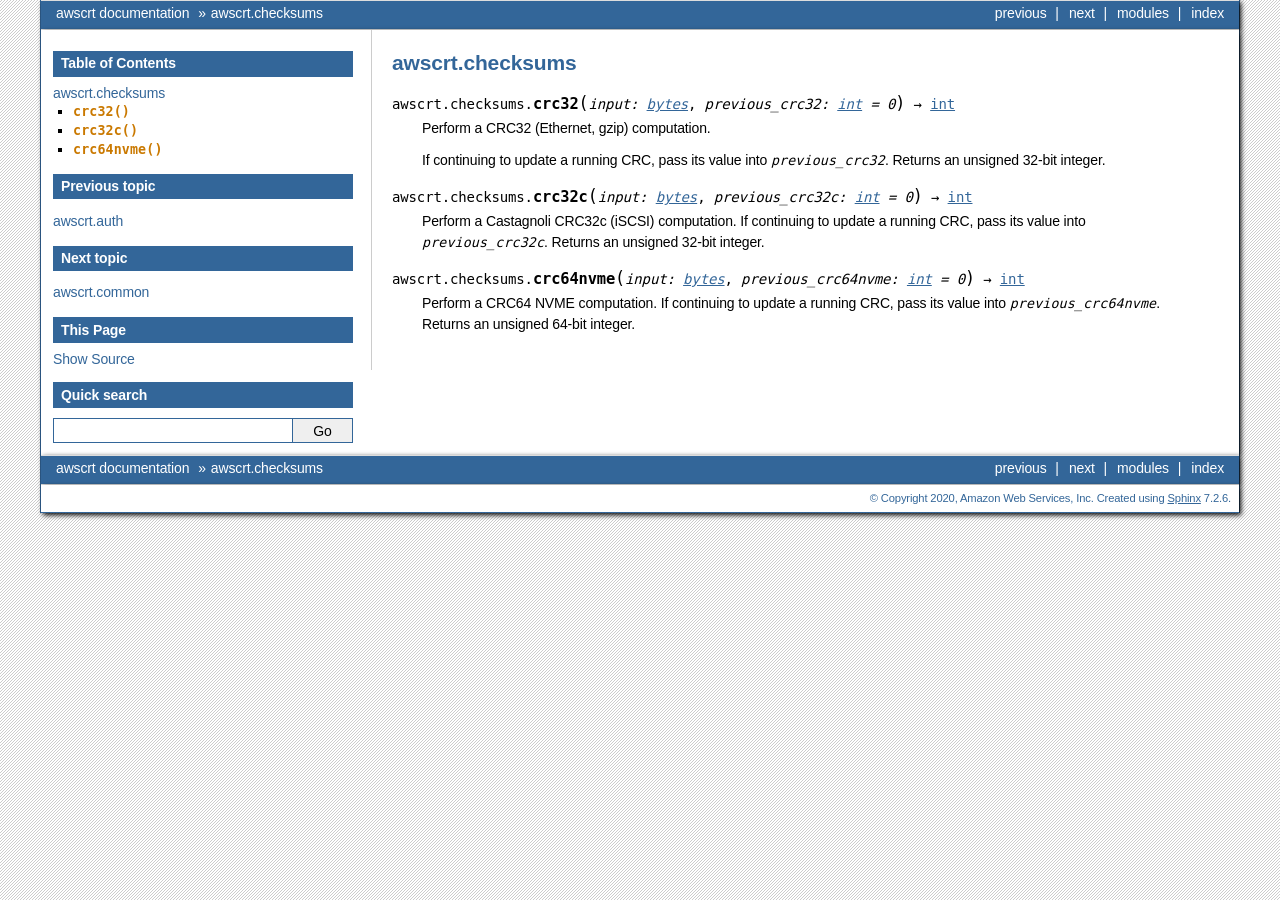
<file: docs/api/checksums.html>
<!doctype html>

<html lang="en" data-content_root="../">
  <head>
    <meta charset="utf-8" />
    <meta name="viewport" content="width=device-width, initial-scale=1.0" /><meta name="viewport" content="width=device-width, initial-scale=1" />

    <title>awscrt.checksums &#8212; awscrt  documentation</title>
    <link rel="stylesheet" type="text/css" href="../_static/pygments.css?v=d75fae25" />
    <link rel="stylesheet" type="text/css" href="../_static/css/custom.css?v=93be7416" />
    
    <script src="../_static/documentation_options.js?v=5929fcd5"></script>
    <script src="../_static/doctools.js?v=888ff710"></script>
    <script src="../_static/sphinx_highlight.js?v=dc90522c"></script>
    <script src="../_static/bizstyle.js"></script>
    <link rel="index" title="Index" href="../genindex.html" />
    <link rel="search" title="Search" href="../search.html" />
    <link rel="next" title="awscrt.common" href="common.html" />
    <link rel="prev" title="awscrt.auth" href="auth.html" />
    <meta name="viewport" content="width=device-width,initial-scale=1.0" />
    <!--[if lt IE 9]>
    <script src="_static/css3-mediaqueries.js"></script>
    <![endif]-->
  </head><body>
    <div class="related" role="navigation" aria-label="related navigation">
      <h3>Navigation</h3>
      <ul>
        <li class="right" style="margin-right: 10px">
          <a href="../genindex.html" title="General Index"
             accesskey="I">index</a></li>
        <li class="right" >
          <a href="../py-modindex.html" title="Python Module Index"
             >modules</a> |</li>
        <li class="right" >
          <a href="common.html" title="awscrt.common"
             accesskey="N">next</a> |</li>
        <li class="right" >
          <a href="auth.html" title="awscrt.auth"
             accesskey="P">previous</a> |</li>
        <li class="nav-item nav-item-0"><a href="../index.html">awscrt  documentation</a> &#187;</li>
        <li class="nav-item nav-item-this"><a href="">awscrt.checksums</a></li> 
      </ul>
    </div>  

    <div class="document">
      <div class="documentwrapper">
        <div class="bodywrapper">
          <div class="body" role="main">
            
  <section id="module-awscrt.checksums">
<span id="awscrt-checksums"></span><h1>awscrt.checksums<a class="headerlink" href="#module-awscrt.checksums" title="Link to this heading">¶</a></h1>
<dl class="py function">
<dt class="sig sig-object py" id="awscrt.checksums.crc32">
<span class="sig-prename descclassname"><span class="pre">awscrt.checksums.</span></span><span class="sig-name descname"><span class="pre">crc32</span></span><span class="sig-paren">(</span><em class="sig-param"><span class="n"><span class="pre">input</span></span><span class="p"><span class="pre">:</span></span><span class="w"> </span><span class="n"><a class="reference external" href="https://docs.python.org/3/library/stdtypes.html#bytes" title="(in Python v3.13)"><span class="pre">bytes</span></a></span></em>, <em class="sig-param"><span class="n"><span class="pre">previous_crc32</span></span><span class="p"><span class="pre">:</span></span><span class="w"> </span><span class="n"><a class="reference external" href="https://docs.python.org/3/library/functions.html#int" title="(in Python v3.13)"><span class="pre">int</span></a></span><span class="w"> </span><span class="o"><span class="pre">=</span></span><span class="w"> </span><span class="default_value"><span class="pre">0</span></span></em><span class="sig-paren">)</span> <span class="sig-return"><span class="sig-return-icon">&#x2192;</span> <span class="sig-return-typehint"><a class="reference external" href="https://docs.python.org/3/library/functions.html#int" title="(in Python v3.13)"><span class="pre">int</span></a></span></span><a class="headerlink" href="#awscrt.checksums.crc32" title="Link to this definition">¶</a></dt>
<dd><p>Perform a CRC32 (Ethernet, gzip) computation.</p>
<p>If continuing to update a running CRC, pass its value into <cite>previous_crc32</cite>.
Returns an unsigned 32-bit integer.</p>
</dd></dl>

<dl class="py function">
<dt class="sig sig-object py" id="awscrt.checksums.crc32c">
<span class="sig-prename descclassname"><span class="pre">awscrt.checksums.</span></span><span class="sig-name descname"><span class="pre">crc32c</span></span><span class="sig-paren">(</span><em class="sig-param"><span class="n"><span class="pre">input</span></span><span class="p"><span class="pre">:</span></span><span class="w"> </span><span class="n"><a class="reference external" href="https://docs.python.org/3/library/stdtypes.html#bytes" title="(in Python v3.13)"><span class="pre">bytes</span></a></span></em>, <em class="sig-param"><span class="n"><span class="pre">previous_crc32c</span></span><span class="p"><span class="pre">:</span></span><span class="w"> </span><span class="n"><a class="reference external" href="https://docs.python.org/3/library/functions.html#int" title="(in Python v3.13)"><span class="pre">int</span></a></span><span class="w"> </span><span class="o"><span class="pre">=</span></span><span class="w"> </span><span class="default_value"><span class="pre">0</span></span></em><span class="sig-paren">)</span> <span class="sig-return"><span class="sig-return-icon">&#x2192;</span> <span class="sig-return-typehint"><a class="reference external" href="https://docs.python.org/3/library/functions.html#int" title="(in Python v3.13)"><span class="pre">int</span></a></span></span><a class="headerlink" href="#awscrt.checksums.crc32c" title="Link to this definition">¶</a></dt>
<dd><p>Perform a Castagnoli CRC32c (iSCSI) computation.
If continuing to update a running CRC, pass its value into <cite>previous_crc32c</cite>.
Returns an unsigned 32-bit integer.</p>
</dd></dl>

<dl class="py function">
<dt class="sig sig-object py" id="awscrt.checksums.crc64nvme">
<span class="sig-prename descclassname"><span class="pre">awscrt.checksums.</span></span><span class="sig-name descname"><span class="pre">crc64nvme</span></span><span class="sig-paren">(</span><em class="sig-param"><span class="n"><span class="pre">input</span></span><span class="p"><span class="pre">:</span></span><span class="w"> </span><span class="n"><a class="reference external" href="https://docs.python.org/3/library/stdtypes.html#bytes" title="(in Python v3.13)"><span class="pre">bytes</span></a></span></em>, <em class="sig-param"><span class="n"><span class="pre">previous_crc64nvme</span></span><span class="p"><span class="pre">:</span></span><span class="w"> </span><span class="n"><a class="reference external" href="https://docs.python.org/3/library/functions.html#int" title="(in Python v3.13)"><span class="pre">int</span></a></span><span class="w"> </span><span class="o"><span class="pre">=</span></span><span class="w"> </span><span class="default_value"><span class="pre">0</span></span></em><span class="sig-paren">)</span> <span class="sig-return"><span class="sig-return-icon">&#x2192;</span> <span class="sig-return-typehint"><a class="reference external" href="https://docs.python.org/3/library/functions.html#int" title="(in Python v3.13)"><span class="pre">int</span></a></span></span><a class="headerlink" href="#awscrt.checksums.crc64nvme" title="Link to this definition">¶</a></dt>
<dd><p>Perform a CRC64 NVME computation.
If continuing to update a running CRC, pass its value into <cite>previous_crc64nvme</cite>.
Returns an unsigned 64-bit integer.</p>
</dd></dl>

</section>


            <div class="clearer"></div>
          </div>
        </div>
      </div>
      <div class="sphinxsidebar" role="navigation" aria-label="main navigation">
        <div class="sphinxsidebarwrapper">
  <div>
    <h3><a href="../index.html">Table of Contents</a></h3>
    <ul>
<li><a class="reference internal" href="#">awscrt.checksums</a><ul>
<li><a class="reference internal" href="#awscrt.checksums.crc32"><code class="docutils literal notranslate"><span class="pre">crc32()</span></code></a></li>
<li><a class="reference internal" href="#awscrt.checksums.crc32c"><code class="docutils literal notranslate"><span class="pre">crc32c()</span></code></a></li>
<li><a class="reference internal" href="#awscrt.checksums.crc64nvme"><code class="docutils literal notranslate"><span class="pre">crc64nvme()</span></code></a></li>
</ul>
</li>
</ul>

  </div>
  <div>
    <h4>Previous topic</h4>
    <p class="topless"><a href="auth.html"
                          title="previous chapter">awscrt.auth</a></p>
  </div>
  <div>
    <h4>Next topic</h4>
    <p class="topless"><a href="common.html"
                          title="next chapter">awscrt.common</a></p>
  </div>
  <div role="note" aria-label="source link">
    <h3>This Page</h3>
    <ul class="this-page-menu">
      <li><a href="../_sources/api/checksums.rst.txt"
            rel="nofollow">Show Source</a></li>
    </ul>
   </div>
<div id="searchbox" style="display: none" role="search">
  <h3 id="searchlabel">Quick search</h3>
    <div class="searchformwrapper">
    <form class="search" action="../search.html" method="get">
      <input type="text" name="q" aria-labelledby="searchlabel" autocomplete="off" autocorrect="off" autocapitalize="off" spellcheck="false"/>
      <input type="submit" value="Go" />
    </form>
    </div>
</div>
<script>document.getElementById('searchbox').style.display = "block"</script>
        </div>
      </div>
      <div class="clearer"></div>
    </div>
    <div class="related" role="navigation" aria-label="related navigation">
      <h3>Navigation</h3>
      <ul>
        <li class="right" style="margin-right: 10px">
          <a href="../genindex.html" title="General Index"
             >index</a></li>
        <li class="right" >
          <a href="../py-modindex.html" title="Python Module Index"
             >modules</a> |</li>
        <li class="right" >
          <a href="common.html" title="awscrt.common"
             >next</a> |</li>
        <li class="right" >
          <a href="auth.html" title="awscrt.auth"
             >previous</a> |</li>
        <li class="nav-item nav-item-0"><a href="../index.html">awscrt  documentation</a> &#187;</li>
        <li class="nav-item nav-item-this"><a href="">awscrt.checksums</a></li> 
      </ul>
    </div>
    <div class="footer" role="contentinfo">
    &#169; Copyright 2020, Amazon Web Services, Inc.
      Created using <a href="https://www.sphinx-doc.org/">Sphinx</a> 7.2.6.
    </div>
  </body>
</html>
</file>
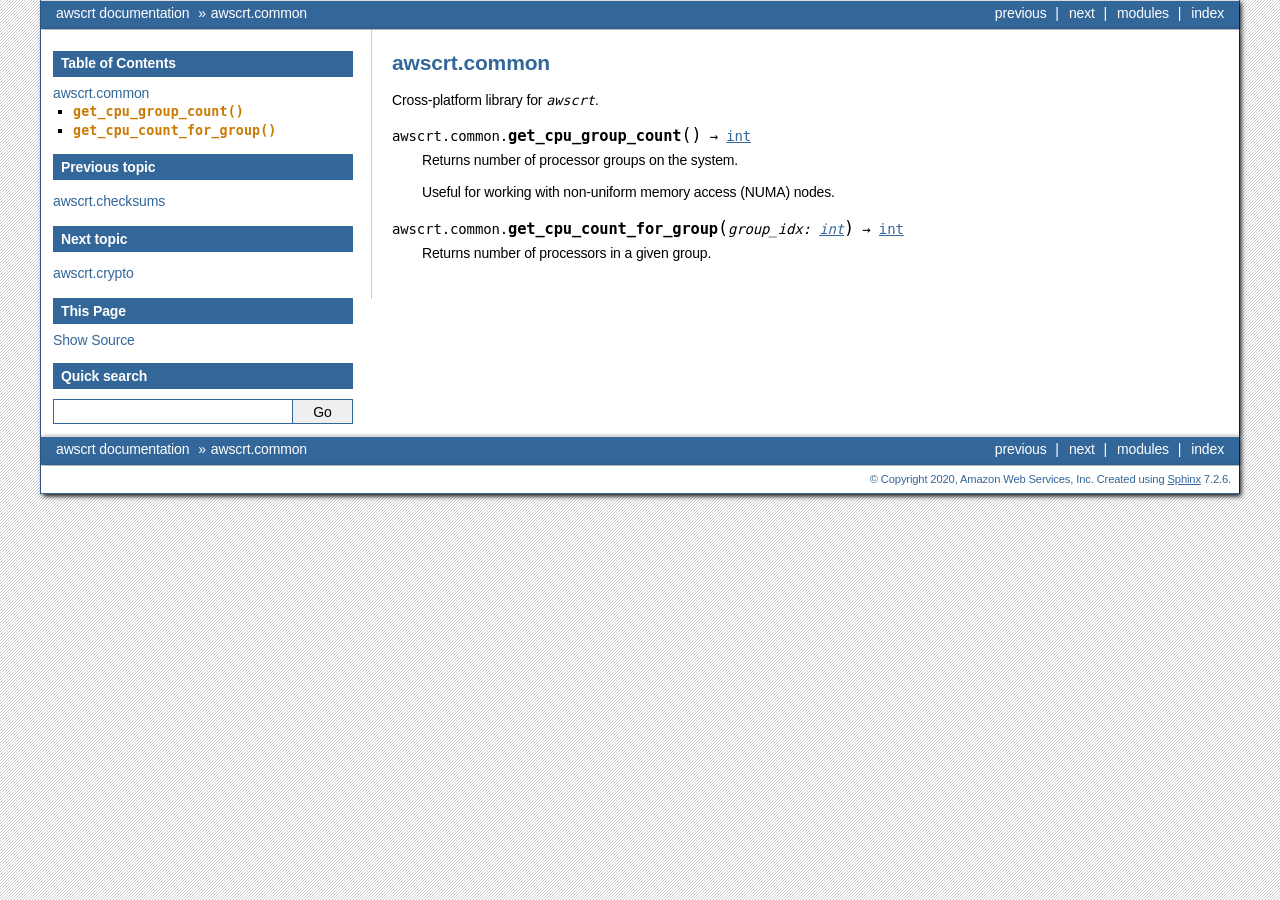
<file: docs/api/common.html>
<!doctype html>

<html lang="en" data-content_root="../">
  <head>
    <meta charset="utf-8" />
    <meta name="viewport" content="width=device-width, initial-scale=1.0" /><meta name="viewport" content="width=device-width, initial-scale=1" />

    <title>awscrt.common &#8212; awscrt  documentation</title>
    <link rel="stylesheet" type="text/css" href="../_static/pygments.css?v=d75fae25" />
    <link rel="stylesheet" type="text/css" href="../_static/css/custom.css?v=93be7416" />
    
    <script src="../_static/documentation_options.js?v=5929fcd5"></script>
    <script src="../_static/doctools.js?v=888ff710"></script>
    <script src="../_static/sphinx_highlight.js?v=dc90522c"></script>
    <script src="../_static/bizstyle.js"></script>
    <link rel="index" title="Index" href="../genindex.html" />
    <link rel="search" title="Search" href="../search.html" />
    <link rel="next" title="awscrt.crypto" href="crypto.html" />
    <link rel="prev" title="awscrt.checksums" href="checksums.html" />
    <meta name="viewport" content="width=device-width,initial-scale=1.0" />
    <!--[if lt IE 9]>
    <script src="_static/css3-mediaqueries.js"></script>
    <![endif]-->
  </head><body>
    <div class="related" role="navigation" aria-label="related navigation">
      <h3>Navigation</h3>
      <ul>
        <li class="right" style="margin-right: 10px">
          <a href="../genindex.html" title="General Index"
             accesskey="I">index</a></li>
        <li class="right" >
          <a href="../py-modindex.html" title="Python Module Index"
             >modules</a> |</li>
        <li class="right" >
          <a href="crypto.html" title="awscrt.crypto"
             accesskey="N">next</a> |</li>
        <li class="right" >
          <a href="checksums.html" title="awscrt.checksums"
             accesskey="P">previous</a> |</li>
        <li class="nav-item nav-item-0"><a href="../index.html">awscrt  documentation</a> &#187;</li>
        <li class="nav-item nav-item-this"><a href="">awscrt.common</a></li> 
      </ul>
    </div>  

    <div class="document">
      <div class="documentwrapper">
        <div class="bodywrapper">
          <div class="body" role="main">
            
  <section id="module-awscrt.common">
<span id="awscrt-common"></span><h1>awscrt.common<a class="headerlink" href="#module-awscrt.common" title="Link to this heading">¶</a></h1>
<p>Cross-platform library for <cite>awscrt</cite>.</p>
<dl class="py function">
<dt class="sig sig-object py" id="awscrt.common.get_cpu_group_count">
<span class="sig-prename descclassname"><span class="pre">awscrt.common.</span></span><span class="sig-name descname"><span class="pre">get_cpu_group_count</span></span><span class="sig-paren">(</span><span class="sig-paren">)</span> <span class="sig-return"><span class="sig-return-icon">&#x2192;</span> <span class="sig-return-typehint"><a class="reference external" href="https://docs.python.org/3/library/functions.html#int" title="(in Python v3.13)"><span class="pre">int</span></a></span></span><a class="headerlink" href="#awscrt.common.get_cpu_group_count" title="Link to this definition">¶</a></dt>
<dd><p>Returns number of processor groups on the system.</p>
<p>Useful for working with non-uniform memory access (NUMA) nodes.</p>
</dd></dl>

<dl class="py function">
<dt class="sig sig-object py" id="awscrt.common.get_cpu_count_for_group">
<span class="sig-prename descclassname"><span class="pre">awscrt.common.</span></span><span class="sig-name descname"><span class="pre">get_cpu_count_for_group</span></span><span class="sig-paren">(</span><em class="sig-param"><span class="n"><span class="pre">group_idx</span></span><span class="p"><span class="pre">:</span></span><span class="w"> </span><span class="n"><a class="reference external" href="https://docs.python.org/3/library/functions.html#int" title="(in Python v3.13)"><span class="pre">int</span></a></span></em><span class="sig-paren">)</span> <span class="sig-return"><span class="sig-return-icon">&#x2192;</span> <span class="sig-return-typehint"><a class="reference external" href="https://docs.python.org/3/library/functions.html#int" title="(in Python v3.13)"><span class="pre">int</span></a></span></span><a class="headerlink" href="#awscrt.common.get_cpu_count_for_group" title="Link to this definition">¶</a></dt>
<dd><p>Returns number of processors in a given group.</p>
</dd></dl>

</section>


            <div class="clearer"></div>
          </div>
        </div>
      </div>
      <div class="sphinxsidebar" role="navigation" aria-label="main navigation">
        <div class="sphinxsidebarwrapper">
  <div>
    <h3><a href="../index.html">Table of Contents</a></h3>
    <ul>
<li><a class="reference internal" href="#">awscrt.common</a><ul>
<li><a class="reference internal" href="#awscrt.common.get_cpu_group_count"><code class="docutils literal notranslate"><span class="pre">get_cpu_group_count()</span></code></a></li>
<li><a class="reference internal" href="#awscrt.common.get_cpu_count_for_group"><code class="docutils literal notranslate"><span class="pre">get_cpu_count_for_group()</span></code></a></li>
</ul>
</li>
</ul>

  </div>
  <div>
    <h4>Previous topic</h4>
    <p class="topless"><a href="checksums.html"
                          title="previous chapter">awscrt.checksums</a></p>
  </div>
  <div>
    <h4>Next topic</h4>
    <p class="topless"><a href="crypto.html"
                          title="next chapter">awscrt.crypto</a></p>
  </div>
  <div role="note" aria-label="source link">
    <h3>This Page</h3>
    <ul class="this-page-menu">
      <li><a href="../_sources/api/common.rst.txt"
            rel="nofollow">Show Source</a></li>
    </ul>
   </div>
<div id="searchbox" style="display: none" role="search">
  <h3 id="searchlabel">Quick search</h3>
    <div class="searchformwrapper">
    <form class="search" action="../search.html" method="get">
      <input type="text" name="q" aria-labelledby="searchlabel" autocomplete="off" autocorrect="off" autocapitalize="off" spellcheck="false"/>
      <input type="submit" value="Go" />
    </form>
    </div>
</div>
<script>document.getElementById('searchbox').style.display = "block"</script>
        </div>
      </div>
      <div class="clearer"></div>
    </div>
    <div class="related" role="navigation" aria-label="related navigation">
      <h3>Navigation</h3>
      <ul>
        <li class="right" style="margin-right: 10px">
          <a href="../genindex.html" title="General Index"
             >index</a></li>
        <li class="right" >
          <a href="../py-modindex.html" title="Python Module Index"
             >modules</a> |</li>
        <li class="right" >
          <a href="crypto.html" title="awscrt.crypto"
             >next</a> |</li>
        <li class="right" >
          <a href="checksums.html" title="awscrt.checksums"
             >previous</a> |</li>
        <li class="nav-item nav-item-0"><a href="../index.html">awscrt  documentation</a> &#187;</li>
        <li class="nav-item nav-item-this"><a href="">awscrt.common</a></li> 
      </ul>
    </div>
    <div class="footer" role="contentinfo">
    &#169; Copyright 2020, Amazon Web Services, Inc.
      Created using <a href="https://www.sphinx-doc.org/">Sphinx</a> 7.2.6.
    </div>
  </body>
</html>
</file>
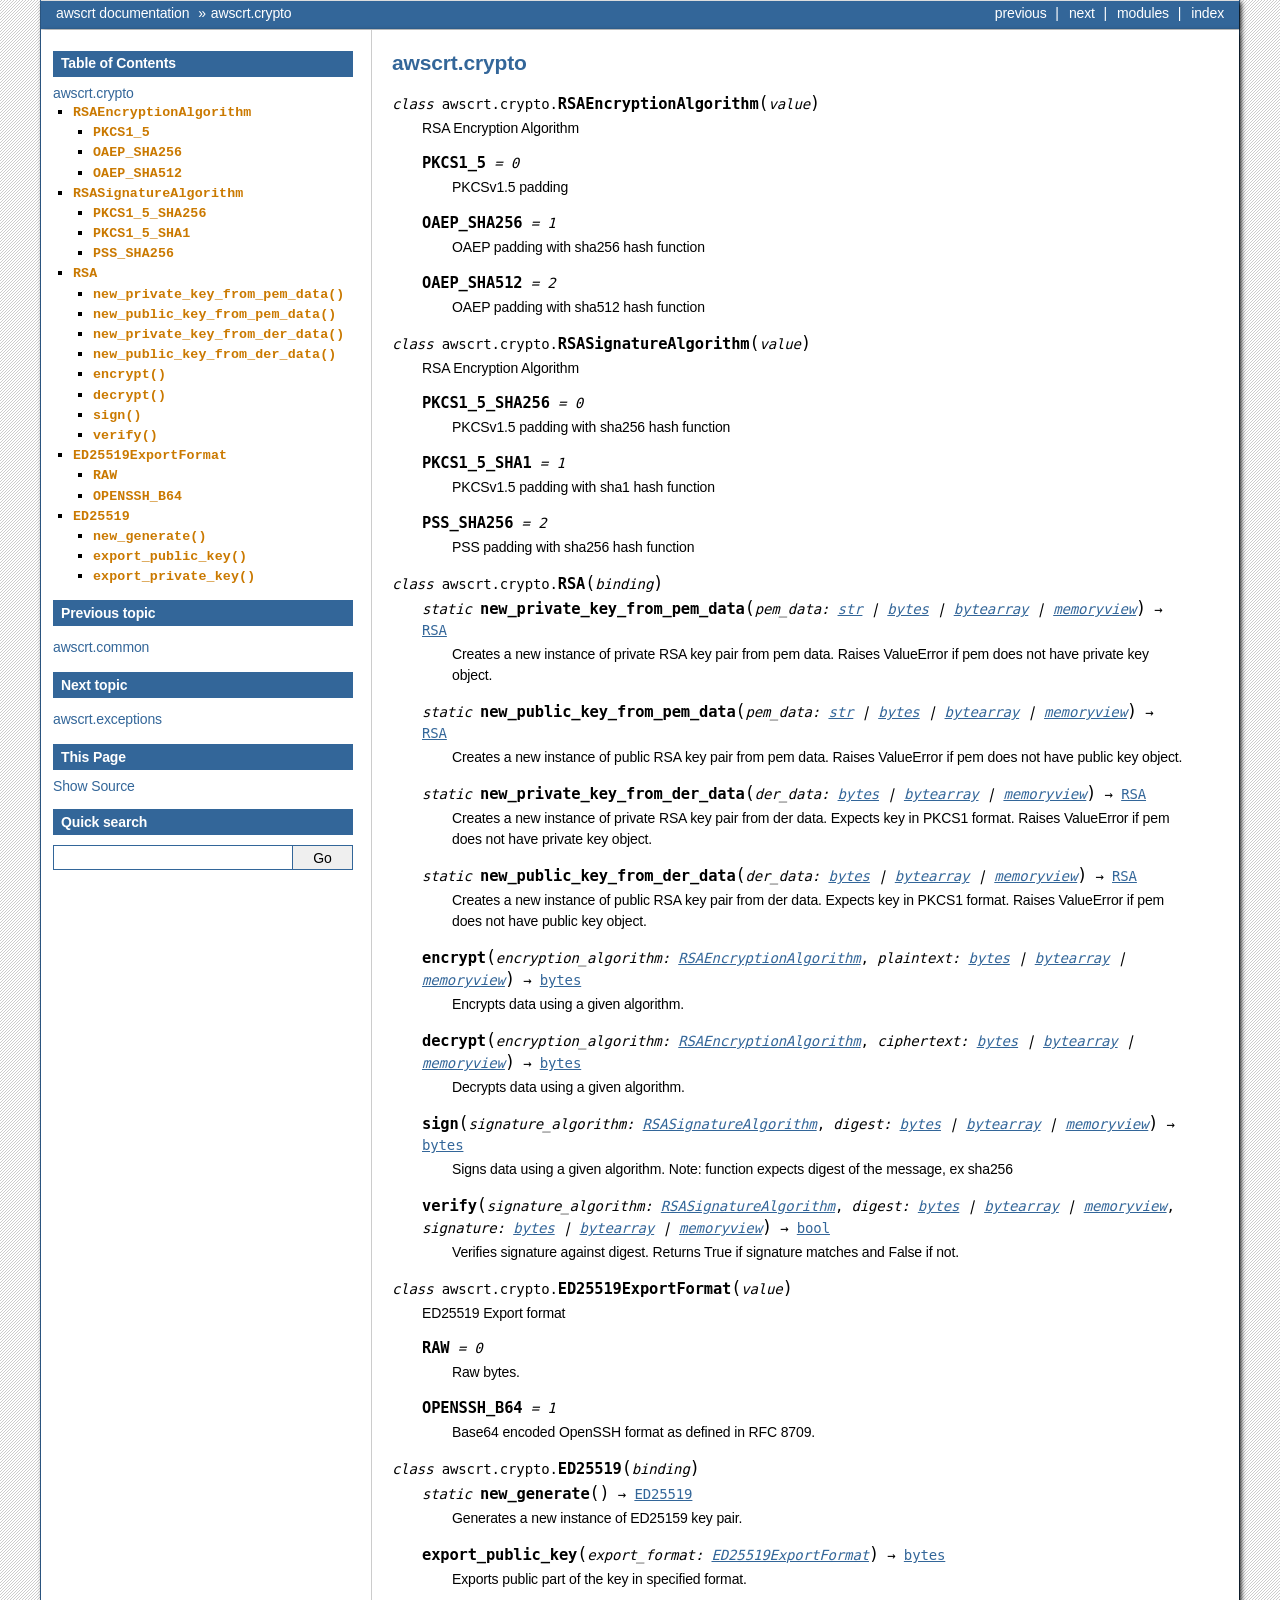
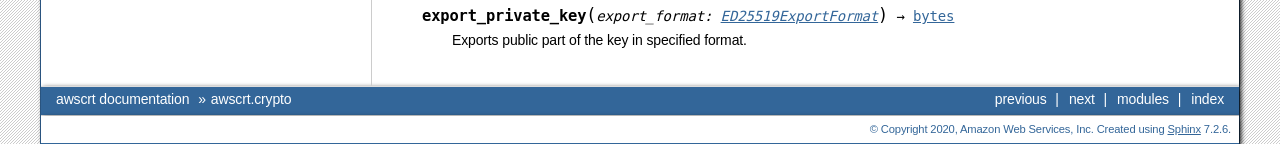
<file: docs/api/crypto.html>
<!doctype html>

<html lang="en" data-content_root="../">
  <head>
    <meta charset="utf-8" />
    <meta name="viewport" content="width=device-width, initial-scale=1.0" /><meta name="viewport" content="width=device-width, initial-scale=1" />

    <title>awscrt.crypto &#8212; awscrt  documentation</title>
    <link rel="stylesheet" type="text/css" href="../_static/pygments.css?v=d75fae25" />
    <link rel="stylesheet" type="text/css" href="../_static/css/custom.css?v=93be7416" />
    
    <script src="../_static/documentation_options.js?v=5929fcd5"></script>
    <script src="../_static/doctools.js?v=888ff710"></script>
    <script src="../_static/sphinx_highlight.js?v=dc90522c"></script>
    <script src="../_static/bizstyle.js"></script>
    <link rel="index" title="Index" href="../genindex.html" />
    <link rel="search" title="Search" href="../search.html" />
    <link rel="next" title="awscrt.exceptions" href="exceptions.html" />
    <link rel="prev" title="awscrt.common" href="common.html" />
    <meta name="viewport" content="width=device-width,initial-scale=1.0" />
    <!--[if lt IE 9]>
    <script src="_static/css3-mediaqueries.js"></script>
    <![endif]-->
  </head><body>
    <div class="related" role="navigation" aria-label="related navigation">
      <h3>Navigation</h3>
      <ul>
        <li class="right" style="margin-right: 10px">
          <a href="../genindex.html" title="General Index"
             accesskey="I">index</a></li>
        <li class="right" >
          <a href="../py-modindex.html" title="Python Module Index"
             >modules</a> |</li>
        <li class="right" >
          <a href="exceptions.html" title="awscrt.exceptions"
             accesskey="N">next</a> |</li>
        <li class="right" >
          <a href="common.html" title="awscrt.common"
             accesskey="P">previous</a> |</li>
        <li class="nav-item nav-item-0"><a href="../index.html">awscrt  documentation</a> &#187;</li>
        <li class="nav-item nav-item-this"><a href="">awscrt.crypto</a></li> 
      </ul>
    </div>  

    <div class="document">
      <div class="documentwrapper">
        <div class="bodywrapper">
          <div class="body" role="main">
            
  <section id="module-awscrt.crypto">
<span id="awscrt-crypto"></span><h1>awscrt.crypto<a class="headerlink" href="#module-awscrt.crypto" title="Link to this heading">¶</a></h1>
<dl class="py class">
<dt class="sig sig-object py" id="awscrt.crypto.RSAEncryptionAlgorithm">
<em class="property"><span class="pre">class</span><span class="w"> </span></em><span class="sig-prename descclassname"><span class="pre">awscrt.crypto.</span></span><span class="sig-name descname"><span class="pre">RSAEncryptionAlgorithm</span></span><span class="sig-paren">(</span><em class="sig-param"><span class="n"><span class="pre">value</span></span></em><span class="sig-paren">)</span><a class="headerlink" href="#awscrt.crypto.RSAEncryptionAlgorithm" title="Link to this definition">¶</a></dt>
<dd><p>RSA Encryption Algorithm</p>
<dl class="py attribute">
<dt class="sig sig-object py" id="awscrt.crypto.RSAEncryptionAlgorithm.PKCS1_5">
<span class="sig-name descname"><span class="pre">PKCS1_5</span></span><em class="property"><span class="w"> </span><span class="p"><span class="pre">=</span></span><span class="w"> </span><span class="pre">0</span></em><a class="headerlink" href="#awscrt.crypto.RSAEncryptionAlgorithm.PKCS1_5" title="Link to this definition">¶</a></dt>
<dd><p>PKCSv1.5 padding</p>
</dd></dl>

<dl class="py attribute">
<dt class="sig sig-object py" id="awscrt.crypto.RSAEncryptionAlgorithm.OAEP_SHA256">
<span class="sig-name descname"><span class="pre">OAEP_SHA256</span></span><em class="property"><span class="w"> </span><span class="p"><span class="pre">=</span></span><span class="w"> </span><span class="pre">1</span></em><a class="headerlink" href="#awscrt.crypto.RSAEncryptionAlgorithm.OAEP_SHA256" title="Link to this definition">¶</a></dt>
<dd><p>OAEP padding with sha256 hash function</p>
</dd></dl>

<dl class="py attribute">
<dt class="sig sig-object py" id="awscrt.crypto.RSAEncryptionAlgorithm.OAEP_SHA512">
<span class="sig-name descname"><span class="pre">OAEP_SHA512</span></span><em class="property"><span class="w"> </span><span class="p"><span class="pre">=</span></span><span class="w"> </span><span class="pre">2</span></em><a class="headerlink" href="#awscrt.crypto.RSAEncryptionAlgorithm.OAEP_SHA512" title="Link to this definition">¶</a></dt>
<dd><p>OAEP padding with sha512 hash function</p>
</dd></dl>

</dd></dl>

<dl class="py class">
<dt class="sig sig-object py" id="awscrt.crypto.RSASignatureAlgorithm">
<em class="property"><span class="pre">class</span><span class="w"> </span></em><span class="sig-prename descclassname"><span class="pre">awscrt.crypto.</span></span><span class="sig-name descname"><span class="pre">RSASignatureAlgorithm</span></span><span class="sig-paren">(</span><em class="sig-param"><span class="n"><span class="pre">value</span></span></em><span class="sig-paren">)</span><a class="headerlink" href="#awscrt.crypto.RSASignatureAlgorithm" title="Link to this definition">¶</a></dt>
<dd><p>RSA Encryption Algorithm</p>
<dl class="py attribute">
<dt class="sig sig-object py" id="awscrt.crypto.RSASignatureAlgorithm.PKCS1_5_SHA256">
<span class="sig-name descname"><span class="pre">PKCS1_5_SHA256</span></span><em class="property"><span class="w"> </span><span class="p"><span class="pre">=</span></span><span class="w"> </span><span class="pre">0</span></em><a class="headerlink" href="#awscrt.crypto.RSASignatureAlgorithm.PKCS1_5_SHA256" title="Link to this definition">¶</a></dt>
<dd><p>PKCSv1.5 padding with sha256 hash function</p>
</dd></dl>

<dl class="py attribute">
<dt class="sig sig-object py" id="awscrt.crypto.RSASignatureAlgorithm.PKCS1_5_SHA1">
<span class="sig-name descname"><span class="pre">PKCS1_5_SHA1</span></span><em class="property"><span class="w"> </span><span class="p"><span class="pre">=</span></span><span class="w"> </span><span class="pre">1</span></em><a class="headerlink" href="#awscrt.crypto.RSASignatureAlgorithm.PKCS1_5_SHA1" title="Link to this definition">¶</a></dt>
<dd><p>PKCSv1.5 padding with sha1 hash function</p>
</dd></dl>

<dl class="py attribute">
<dt class="sig sig-object py" id="awscrt.crypto.RSASignatureAlgorithm.PSS_SHA256">
<span class="sig-name descname"><span class="pre">PSS_SHA256</span></span><em class="property"><span class="w"> </span><span class="p"><span class="pre">=</span></span><span class="w"> </span><span class="pre">2</span></em><a class="headerlink" href="#awscrt.crypto.RSASignatureAlgorithm.PSS_SHA256" title="Link to this definition">¶</a></dt>
<dd><p>PSS padding with sha256 hash function</p>
</dd></dl>

</dd></dl>

<dl class="py class">
<dt class="sig sig-object py" id="awscrt.crypto.RSA">
<em class="property"><span class="pre">class</span><span class="w"> </span></em><span class="sig-prename descclassname"><span class="pre">awscrt.crypto.</span></span><span class="sig-name descname"><span class="pre">RSA</span></span><span class="sig-paren">(</span><em class="sig-param"><span class="n"><span class="pre">binding</span></span></em><span class="sig-paren">)</span><a class="headerlink" href="#awscrt.crypto.RSA" title="Link to this definition">¶</a></dt>
<dd><dl class="py method">
<dt class="sig sig-object py" id="awscrt.crypto.RSA.new_private_key_from_pem_data">
<em class="property"><span class="pre">static</span><span class="w"> </span></em><span class="sig-name descname"><span class="pre">new_private_key_from_pem_data</span></span><span class="sig-paren">(</span><em class="sig-param"><span class="n"><span class="pre">pem_data</span></span><span class="p"><span class="pre">:</span></span><span class="w"> </span><span class="n"><a class="reference external" href="https://docs.python.org/3/library/stdtypes.html#str" title="(in Python v3.13)"><span class="pre">str</span></a><span class="w"> </span><span class="p"><span class="pre">|</span></span><span class="w"> </span><a class="reference external" href="https://docs.python.org/3/library/stdtypes.html#bytes" title="(in Python v3.13)"><span class="pre">bytes</span></a><span class="w"> </span><span class="p"><span class="pre">|</span></span><span class="w"> </span><a class="reference external" href="https://docs.python.org/3/library/stdtypes.html#bytearray" title="(in Python v3.13)"><span class="pre">bytearray</span></a><span class="w"> </span><span class="p"><span class="pre">|</span></span><span class="w"> </span><a class="reference external" href="https://docs.python.org/3/library/stdtypes.html#memoryview" title="(in Python v3.13)"><span class="pre">memoryview</span></a></span></em><span class="sig-paren">)</span> <span class="sig-return"><span class="sig-return-icon">&#x2192;</span> <span class="sig-return-typehint"><a class="reference internal" href="#awscrt.crypto.RSA" title="awscrt.crypto.RSA"><span class="pre">RSA</span></a></span></span><a class="headerlink" href="#awscrt.crypto.RSA.new_private_key_from_pem_data" title="Link to this definition">¶</a></dt>
<dd><p>Creates a new instance of private RSA key pair from pem data.
Raises ValueError if pem does not have private key object.</p>
</dd></dl>

<dl class="py method">
<dt class="sig sig-object py" id="awscrt.crypto.RSA.new_public_key_from_pem_data">
<em class="property"><span class="pre">static</span><span class="w"> </span></em><span class="sig-name descname"><span class="pre">new_public_key_from_pem_data</span></span><span class="sig-paren">(</span><em class="sig-param"><span class="n"><span class="pre">pem_data</span></span><span class="p"><span class="pre">:</span></span><span class="w"> </span><span class="n"><a class="reference external" href="https://docs.python.org/3/library/stdtypes.html#str" title="(in Python v3.13)"><span class="pre">str</span></a><span class="w"> </span><span class="p"><span class="pre">|</span></span><span class="w"> </span><a class="reference external" href="https://docs.python.org/3/library/stdtypes.html#bytes" title="(in Python v3.13)"><span class="pre">bytes</span></a><span class="w"> </span><span class="p"><span class="pre">|</span></span><span class="w"> </span><a class="reference external" href="https://docs.python.org/3/library/stdtypes.html#bytearray" title="(in Python v3.13)"><span class="pre">bytearray</span></a><span class="w"> </span><span class="p"><span class="pre">|</span></span><span class="w"> </span><a class="reference external" href="https://docs.python.org/3/library/stdtypes.html#memoryview" title="(in Python v3.13)"><span class="pre">memoryview</span></a></span></em><span class="sig-paren">)</span> <span class="sig-return"><span class="sig-return-icon">&#x2192;</span> <span class="sig-return-typehint"><a class="reference internal" href="#awscrt.crypto.RSA" title="awscrt.crypto.RSA"><span class="pre">RSA</span></a></span></span><a class="headerlink" href="#awscrt.crypto.RSA.new_public_key_from_pem_data" title="Link to this definition">¶</a></dt>
<dd><p>Creates a new instance of public RSA key pair from pem data.
Raises ValueError if pem does not have public key object.</p>
</dd></dl>

<dl class="py method">
<dt class="sig sig-object py" id="awscrt.crypto.RSA.new_private_key_from_der_data">
<em class="property"><span class="pre">static</span><span class="w"> </span></em><span class="sig-name descname"><span class="pre">new_private_key_from_der_data</span></span><span class="sig-paren">(</span><em class="sig-param"><span class="n"><span class="pre">der_data</span></span><span class="p"><span class="pre">:</span></span><span class="w"> </span><span class="n"><a class="reference external" href="https://docs.python.org/3/library/stdtypes.html#bytes" title="(in Python v3.13)"><span class="pre">bytes</span></a><span class="w"> </span><span class="p"><span class="pre">|</span></span><span class="w"> </span><a class="reference external" href="https://docs.python.org/3/library/stdtypes.html#bytearray" title="(in Python v3.13)"><span class="pre">bytearray</span></a><span class="w"> </span><span class="p"><span class="pre">|</span></span><span class="w"> </span><a class="reference external" href="https://docs.python.org/3/library/stdtypes.html#memoryview" title="(in Python v3.13)"><span class="pre">memoryview</span></a></span></em><span class="sig-paren">)</span> <span class="sig-return"><span class="sig-return-icon">&#x2192;</span> <span class="sig-return-typehint"><a class="reference internal" href="#awscrt.crypto.RSA" title="awscrt.crypto.RSA"><span class="pre">RSA</span></a></span></span><a class="headerlink" href="#awscrt.crypto.RSA.new_private_key_from_der_data" title="Link to this definition">¶</a></dt>
<dd><p>Creates a new instance of private RSA key pair from der data.
Expects key in PKCS1 format.
Raises ValueError if pem does not have private key object.</p>
</dd></dl>

<dl class="py method">
<dt class="sig sig-object py" id="awscrt.crypto.RSA.new_public_key_from_der_data">
<em class="property"><span class="pre">static</span><span class="w"> </span></em><span class="sig-name descname"><span class="pre">new_public_key_from_der_data</span></span><span class="sig-paren">(</span><em class="sig-param"><span class="n"><span class="pre">der_data</span></span><span class="p"><span class="pre">:</span></span><span class="w"> </span><span class="n"><a class="reference external" href="https://docs.python.org/3/library/stdtypes.html#bytes" title="(in Python v3.13)"><span class="pre">bytes</span></a><span class="w"> </span><span class="p"><span class="pre">|</span></span><span class="w"> </span><a class="reference external" href="https://docs.python.org/3/library/stdtypes.html#bytearray" title="(in Python v3.13)"><span class="pre">bytearray</span></a><span class="w"> </span><span class="p"><span class="pre">|</span></span><span class="w"> </span><a class="reference external" href="https://docs.python.org/3/library/stdtypes.html#memoryview" title="(in Python v3.13)"><span class="pre">memoryview</span></a></span></em><span class="sig-paren">)</span> <span class="sig-return"><span class="sig-return-icon">&#x2192;</span> <span class="sig-return-typehint"><a class="reference internal" href="#awscrt.crypto.RSA" title="awscrt.crypto.RSA"><span class="pre">RSA</span></a></span></span><a class="headerlink" href="#awscrt.crypto.RSA.new_public_key_from_der_data" title="Link to this definition">¶</a></dt>
<dd><p>Creates a new instance of public RSA key pair from der data.
Expects key in PKCS1 format.
Raises ValueError if pem does not have public key object.</p>
</dd></dl>

<dl class="py method">
<dt class="sig sig-object py" id="awscrt.crypto.RSA.encrypt">
<span class="sig-name descname"><span class="pre">encrypt</span></span><span class="sig-paren">(</span><em class="sig-param"><span class="n"><span class="pre">encryption_algorithm</span></span><span class="p"><span class="pre">:</span></span><span class="w"> </span><span class="n"><a class="reference internal" href="#awscrt.crypto.RSAEncryptionAlgorithm" title="awscrt.crypto.RSAEncryptionAlgorithm"><span class="pre">RSAEncryptionAlgorithm</span></a></span></em>, <em class="sig-param"><span class="n"><span class="pre">plaintext</span></span><span class="p"><span class="pre">:</span></span><span class="w"> </span><span class="n"><a class="reference external" href="https://docs.python.org/3/library/stdtypes.html#bytes" title="(in Python v3.13)"><span class="pre">bytes</span></a><span class="w"> </span><span class="p"><span class="pre">|</span></span><span class="w"> </span><a class="reference external" href="https://docs.python.org/3/library/stdtypes.html#bytearray" title="(in Python v3.13)"><span class="pre">bytearray</span></a><span class="w"> </span><span class="p"><span class="pre">|</span></span><span class="w"> </span><a class="reference external" href="https://docs.python.org/3/library/stdtypes.html#memoryview" title="(in Python v3.13)"><span class="pre">memoryview</span></a></span></em><span class="sig-paren">)</span> <span class="sig-return"><span class="sig-return-icon">&#x2192;</span> <span class="sig-return-typehint"><a class="reference external" href="https://docs.python.org/3/library/stdtypes.html#bytes" title="(in Python v3.13)"><span class="pre">bytes</span></a></span></span><a class="headerlink" href="#awscrt.crypto.RSA.encrypt" title="Link to this definition">¶</a></dt>
<dd><p>Encrypts data using a given algorithm.</p>
</dd></dl>

<dl class="py method">
<dt class="sig sig-object py" id="awscrt.crypto.RSA.decrypt">
<span class="sig-name descname"><span class="pre">decrypt</span></span><span class="sig-paren">(</span><em class="sig-param"><span class="n"><span class="pre">encryption_algorithm</span></span><span class="p"><span class="pre">:</span></span><span class="w"> </span><span class="n"><a class="reference internal" href="#awscrt.crypto.RSAEncryptionAlgorithm" title="awscrt.crypto.RSAEncryptionAlgorithm"><span class="pre">RSAEncryptionAlgorithm</span></a></span></em>, <em class="sig-param"><span class="n"><span class="pre">ciphertext</span></span><span class="p"><span class="pre">:</span></span><span class="w"> </span><span class="n"><a class="reference external" href="https://docs.python.org/3/library/stdtypes.html#bytes" title="(in Python v3.13)"><span class="pre">bytes</span></a><span class="w"> </span><span class="p"><span class="pre">|</span></span><span class="w"> </span><a class="reference external" href="https://docs.python.org/3/library/stdtypes.html#bytearray" title="(in Python v3.13)"><span class="pre">bytearray</span></a><span class="w"> </span><span class="p"><span class="pre">|</span></span><span class="w"> </span><a class="reference external" href="https://docs.python.org/3/library/stdtypes.html#memoryview" title="(in Python v3.13)"><span class="pre">memoryview</span></a></span></em><span class="sig-paren">)</span> <span class="sig-return"><span class="sig-return-icon">&#x2192;</span> <span class="sig-return-typehint"><a class="reference external" href="https://docs.python.org/3/library/stdtypes.html#bytes" title="(in Python v3.13)"><span class="pre">bytes</span></a></span></span><a class="headerlink" href="#awscrt.crypto.RSA.decrypt" title="Link to this definition">¶</a></dt>
<dd><p>Decrypts data using a given algorithm.</p>
</dd></dl>

<dl class="py method">
<dt class="sig sig-object py" id="awscrt.crypto.RSA.sign">
<span class="sig-name descname"><span class="pre">sign</span></span><span class="sig-paren">(</span><em class="sig-param"><span class="n"><span class="pre">signature_algorithm</span></span><span class="p"><span class="pre">:</span></span><span class="w"> </span><span class="n"><a class="reference internal" href="#awscrt.crypto.RSASignatureAlgorithm" title="awscrt.crypto.RSASignatureAlgorithm"><span class="pre">RSASignatureAlgorithm</span></a></span></em>, <em class="sig-param"><span class="n"><span class="pre">digest</span></span><span class="p"><span class="pre">:</span></span><span class="w"> </span><span class="n"><a class="reference external" href="https://docs.python.org/3/library/stdtypes.html#bytes" title="(in Python v3.13)"><span class="pre">bytes</span></a><span class="w"> </span><span class="p"><span class="pre">|</span></span><span class="w"> </span><a class="reference external" href="https://docs.python.org/3/library/stdtypes.html#bytearray" title="(in Python v3.13)"><span class="pre">bytearray</span></a><span class="w"> </span><span class="p"><span class="pre">|</span></span><span class="w"> </span><a class="reference external" href="https://docs.python.org/3/library/stdtypes.html#memoryview" title="(in Python v3.13)"><span class="pre">memoryview</span></a></span></em><span class="sig-paren">)</span> <span class="sig-return"><span class="sig-return-icon">&#x2192;</span> <span class="sig-return-typehint"><a class="reference external" href="https://docs.python.org/3/library/stdtypes.html#bytes" title="(in Python v3.13)"><span class="pre">bytes</span></a></span></span><a class="headerlink" href="#awscrt.crypto.RSA.sign" title="Link to this definition">¶</a></dt>
<dd><p>Signs data using a given algorithm.
Note: function expects digest of the message, ex sha256</p>
</dd></dl>

<dl class="py method">
<dt class="sig sig-object py" id="awscrt.crypto.RSA.verify">
<span class="sig-name descname"><span class="pre">verify</span></span><span class="sig-paren">(</span><em class="sig-param"><span class="n"><span class="pre">signature_algorithm</span></span><span class="p"><span class="pre">:</span></span><span class="w"> </span><span class="n"><a class="reference internal" href="#awscrt.crypto.RSASignatureAlgorithm" title="awscrt.crypto.RSASignatureAlgorithm"><span class="pre">RSASignatureAlgorithm</span></a></span></em>, <em class="sig-param"><span class="n"><span class="pre">digest</span></span><span class="p"><span class="pre">:</span></span><span class="w"> </span><span class="n"><a class="reference external" href="https://docs.python.org/3/library/stdtypes.html#bytes" title="(in Python v3.13)"><span class="pre">bytes</span></a><span class="w"> </span><span class="p"><span class="pre">|</span></span><span class="w"> </span><a class="reference external" href="https://docs.python.org/3/library/stdtypes.html#bytearray" title="(in Python v3.13)"><span class="pre">bytearray</span></a><span class="w"> </span><span class="p"><span class="pre">|</span></span><span class="w"> </span><a class="reference external" href="https://docs.python.org/3/library/stdtypes.html#memoryview" title="(in Python v3.13)"><span class="pre">memoryview</span></a></span></em>, <em class="sig-param"><span class="n"><span class="pre">signature</span></span><span class="p"><span class="pre">:</span></span><span class="w"> </span><span class="n"><a class="reference external" href="https://docs.python.org/3/library/stdtypes.html#bytes" title="(in Python v3.13)"><span class="pre">bytes</span></a><span class="w"> </span><span class="p"><span class="pre">|</span></span><span class="w"> </span><a class="reference external" href="https://docs.python.org/3/library/stdtypes.html#bytearray" title="(in Python v3.13)"><span class="pre">bytearray</span></a><span class="w"> </span><span class="p"><span class="pre">|</span></span><span class="w"> </span><a class="reference external" href="https://docs.python.org/3/library/stdtypes.html#memoryview" title="(in Python v3.13)"><span class="pre">memoryview</span></a></span></em><span class="sig-paren">)</span> <span class="sig-return"><span class="sig-return-icon">&#x2192;</span> <span class="sig-return-typehint"><a class="reference external" href="https://docs.python.org/3/library/functions.html#bool" title="(in Python v3.13)"><span class="pre">bool</span></a></span></span><a class="headerlink" href="#awscrt.crypto.RSA.verify" title="Link to this definition">¶</a></dt>
<dd><p>Verifies signature against digest.
Returns True if signature matches and False if not.</p>
</dd></dl>

</dd></dl>

<dl class="py class">
<dt class="sig sig-object py" id="awscrt.crypto.ED25519ExportFormat">
<em class="property"><span class="pre">class</span><span class="w"> </span></em><span class="sig-prename descclassname"><span class="pre">awscrt.crypto.</span></span><span class="sig-name descname"><span class="pre">ED25519ExportFormat</span></span><span class="sig-paren">(</span><em class="sig-param"><span class="n"><span class="pre">value</span></span></em><span class="sig-paren">)</span><a class="headerlink" href="#awscrt.crypto.ED25519ExportFormat" title="Link to this definition">¶</a></dt>
<dd><p>ED25519 Export format</p>
<dl class="py attribute">
<dt class="sig sig-object py" id="awscrt.crypto.ED25519ExportFormat.RAW">
<span class="sig-name descname"><span class="pre">RAW</span></span><em class="property"><span class="w"> </span><span class="p"><span class="pre">=</span></span><span class="w"> </span><span class="pre">0</span></em><a class="headerlink" href="#awscrt.crypto.ED25519ExportFormat.RAW" title="Link to this definition">¶</a></dt>
<dd><p>Raw bytes.</p>
</dd></dl>

<dl class="py attribute">
<dt class="sig sig-object py" id="awscrt.crypto.ED25519ExportFormat.OPENSSH_B64">
<span class="sig-name descname"><span class="pre">OPENSSH_B64</span></span><em class="property"><span class="w"> </span><span class="p"><span class="pre">=</span></span><span class="w"> </span><span class="pre">1</span></em><a class="headerlink" href="#awscrt.crypto.ED25519ExportFormat.OPENSSH_B64" title="Link to this definition">¶</a></dt>
<dd><p>Base64 encoded OpenSSH format as defined in RFC 8709.</p>
</dd></dl>

</dd></dl>

<dl class="py class">
<dt class="sig sig-object py" id="awscrt.crypto.ED25519">
<em class="property"><span class="pre">class</span><span class="w"> </span></em><span class="sig-prename descclassname"><span class="pre">awscrt.crypto.</span></span><span class="sig-name descname"><span class="pre">ED25519</span></span><span class="sig-paren">(</span><em class="sig-param"><span class="n"><span class="pre">binding</span></span></em><span class="sig-paren">)</span><a class="headerlink" href="#awscrt.crypto.ED25519" title="Link to this definition">¶</a></dt>
<dd><dl class="py method">
<dt class="sig sig-object py" id="awscrt.crypto.ED25519.new_generate">
<em class="property"><span class="pre">static</span><span class="w"> </span></em><span class="sig-name descname"><span class="pre">new_generate</span></span><span class="sig-paren">(</span><span class="sig-paren">)</span> <span class="sig-return"><span class="sig-return-icon">&#x2192;</span> <span class="sig-return-typehint"><a class="reference internal" href="#awscrt.crypto.ED25519" title="awscrt.crypto.ED25519"><span class="pre">ED25519</span></a></span></span><a class="headerlink" href="#awscrt.crypto.ED25519.new_generate" title="Link to this definition">¶</a></dt>
<dd><p>Generates a new instance of ED25159 key pair.</p>
</dd></dl>

<dl class="py method">
<dt class="sig sig-object py" id="awscrt.crypto.ED25519.export_public_key">
<span class="sig-name descname"><span class="pre">export_public_key</span></span><span class="sig-paren">(</span><em class="sig-param"><span class="n"><span class="pre">export_format</span></span><span class="p"><span class="pre">:</span></span><span class="w"> </span><span class="n"><a class="reference internal" href="#awscrt.crypto.ED25519ExportFormat" title="awscrt.crypto.ED25519ExportFormat"><span class="pre">ED25519ExportFormat</span></a></span></em><span class="sig-paren">)</span> <span class="sig-return"><span class="sig-return-icon">&#x2192;</span> <span class="sig-return-typehint"><a class="reference external" href="https://docs.python.org/3/library/stdtypes.html#bytes" title="(in Python v3.13)"><span class="pre">bytes</span></a></span></span><a class="headerlink" href="#awscrt.crypto.ED25519.export_public_key" title="Link to this definition">¶</a></dt>
<dd><p>Exports public part of the key in specified format.</p>
</dd></dl>

<dl class="py method">
<dt class="sig sig-object py" id="awscrt.crypto.ED25519.export_private_key">
<span class="sig-name descname"><span class="pre">export_private_key</span></span><span class="sig-paren">(</span><em class="sig-param"><span class="n"><span class="pre">export_format</span></span><span class="p"><span class="pre">:</span></span><span class="w"> </span><span class="n"><a class="reference internal" href="#awscrt.crypto.ED25519ExportFormat" title="awscrt.crypto.ED25519ExportFormat"><span class="pre">ED25519ExportFormat</span></a></span></em><span class="sig-paren">)</span> <span class="sig-return"><span class="sig-return-icon">&#x2192;</span> <span class="sig-return-typehint"><a class="reference external" href="https://docs.python.org/3/library/stdtypes.html#bytes" title="(in Python v3.13)"><span class="pre">bytes</span></a></span></span><a class="headerlink" href="#awscrt.crypto.ED25519.export_private_key" title="Link to this definition">¶</a></dt>
<dd><p>Exports public part of the key in specified format.</p>
</dd></dl>

</dd></dl>

</section>


            <div class="clearer"></div>
          </div>
        </div>
      </div>
      <div class="sphinxsidebar" role="navigation" aria-label="main navigation">
        <div class="sphinxsidebarwrapper">
  <div>
    <h3><a href="../index.html">Table of Contents</a></h3>
    <ul>
<li><a class="reference internal" href="#">awscrt.crypto</a><ul>
<li><a class="reference internal" href="#awscrt.crypto.RSAEncryptionAlgorithm"><code class="docutils literal notranslate"><span class="pre">RSAEncryptionAlgorithm</span></code></a><ul>
<li><a class="reference internal" href="#awscrt.crypto.RSAEncryptionAlgorithm.PKCS1_5"><code class="docutils literal notranslate"><span class="pre">PKCS1_5</span></code></a></li>
<li><a class="reference internal" href="#awscrt.crypto.RSAEncryptionAlgorithm.OAEP_SHA256"><code class="docutils literal notranslate"><span class="pre">OAEP_SHA256</span></code></a></li>
<li><a class="reference internal" href="#awscrt.crypto.RSAEncryptionAlgorithm.OAEP_SHA512"><code class="docutils literal notranslate"><span class="pre">OAEP_SHA512</span></code></a></li>
</ul>
</li>
<li><a class="reference internal" href="#awscrt.crypto.RSASignatureAlgorithm"><code class="docutils literal notranslate"><span class="pre">RSASignatureAlgorithm</span></code></a><ul>
<li><a class="reference internal" href="#awscrt.crypto.RSASignatureAlgorithm.PKCS1_5_SHA256"><code class="docutils literal notranslate"><span class="pre">PKCS1_5_SHA256</span></code></a></li>
<li><a class="reference internal" href="#awscrt.crypto.RSASignatureAlgorithm.PKCS1_5_SHA1"><code class="docutils literal notranslate"><span class="pre">PKCS1_5_SHA1</span></code></a></li>
<li><a class="reference internal" href="#awscrt.crypto.RSASignatureAlgorithm.PSS_SHA256"><code class="docutils literal notranslate"><span class="pre">PSS_SHA256</span></code></a></li>
</ul>
</li>
<li><a class="reference internal" href="#awscrt.crypto.RSA"><code class="docutils literal notranslate"><span class="pre">RSA</span></code></a><ul>
<li><a class="reference internal" href="#awscrt.crypto.RSA.new_private_key_from_pem_data"><code class="docutils literal notranslate"><span class="pre">new_private_key_from_pem_data()</span></code></a></li>
<li><a class="reference internal" href="#awscrt.crypto.RSA.new_public_key_from_pem_data"><code class="docutils literal notranslate"><span class="pre">new_public_key_from_pem_data()</span></code></a></li>
<li><a class="reference internal" href="#awscrt.crypto.RSA.new_private_key_from_der_data"><code class="docutils literal notranslate"><span class="pre">new_private_key_from_der_data()</span></code></a></li>
<li><a class="reference internal" href="#awscrt.crypto.RSA.new_public_key_from_der_data"><code class="docutils literal notranslate"><span class="pre">new_public_key_from_der_data()</span></code></a></li>
<li><a class="reference internal" href="#awscrt.crypto.RSA.encrypt"><code class="docutils literal notranslate"><span class="pre">encrypt()</span></code></a></li>
<li><a class="reference internal" href="#awscrt.crypto.RSA.decrypt"><code class="docutils literal notranslate"><span class="pre">decrypt()</span></code></a></li>
<li><a class="reference internal" href="#awscrt.crypto.RSA.sign"><code class="docutils literal notranslate"><span class="pre">sign()</span></code></a></li>
<li><a class="reference internal" href="#awscrt.crypto.RSA.verify"><code class="docutils literal notranslate"><span class="pre">verify()</span></code></a></li>
</ul>
</li>
<li><a class="reference internal" href="#awscrt.crypto.ED25519ExportFormat"><code class="docutils literal notranslate"><span class="pre">ED25519ExportFormat</span></code></a><ul>
<li><a class="reference internal" href="#awscrt.crypto.ED25519ExportFormat.RAW"><code class="docutils literal notranslate"><span class="pre">RAW</span></code></a></li>
<li><a class="reference internal" href="#awscrt.crypto.ED25519ExportFormat.OPENSSH_B64"><code class="docutils literal notranslate"><span class="pre">OPENSSH_B64</span></code></a></li>
</ul>
</li>
<li><a class="reference internal" href="#awscrt.crypto.ED25519"><code class="docutils literal notranslate"><span class="pre">ED25519</span></code></a><ul>
<li><a class="reference internal" href="#awscrt.crypto.ED25519.new_generate"><code class="docutils literal notranslate"><span class="pre">new_generate()</span></code></a></li>
<li><a class="reference internal" href="#awscrt.crypto.ED25519.export_public_key"><code class="docutils literal notranslate"><span class="pre">export_public_key()</span></code></a></li>
<li><a class="reference internal" href="#awscrt.crypto.ED25519.export_private_key"><code class="docutils literal notranslate"><span class="pre">export_private_key()</span></code></a></li>
</ul>
</li>
</ul>
</li>
</ul>

  </div>
  <div>
    <h4>Previous topic</h4>
    <p class="topless"><a href="common.html"
                          title="previous chapter">awscrt.common</a></p>
  </div>
  <div>
    <h4>Next topic</h4>
    <p class="topless"><a href="exceptions.html"
                          title="next chapter">awscrt.exceptions</a></p>
  </div>
  <div role="note" aria-label="source link">
    <h3>This Page</h3>
    <ul class="this-page-menu">
      <li><a href="../_sources/api/crypto.rst.txt"
            rel="nofollow">Show Source</a></li>
    </ul>
   </div>
<div id="searchbox" style="display: none" role="search">
  <h3 id="searchlabel">Quick search</h3>
    <div class="searchformwrapper">
    <form class="search" action="../search.html" method="get">
      <input type="text" name="q" aria-labelledby="searchlabel" autocomplete="off" autocorrect="off" autocapitalize="off" spellcheck="false"/>
      <input type="submit" value="Go" />
    </form>
    </div>
</div>
<script>document.getElementById('searchbox').style.display = "block"</script>
        </div>
      </div>
      <div class="clearer"></div>
    </div>
    <div class="related" role="navigation" aria-label="related navigation">
      <h3>Navigation</h3>
      <ul>
        <li class="right" style="margin-right: 10px">
          <a href="../genindex.html" title="General Index"
             >index</a></li>
        <li class="right" >
          <a href="../py-modindex.html" title="Python Module Index"
             >modules</a> |</li>
        <li class="right" >
          <a href="exceptions.html" title="awscrt.exceptions"
             >next</a> |</li>
        <li class="right" >
          <a href="common.html" title="awscrt.common"
             >previous</a> |</li>
        <li class="nav-item nav-item-0"><a href="../index.html">awscrt  documentation</a> &#187;</li>
        <li class="nav-item nav-item-this"><a href="">awscrt.crypto</a></li> 
      </ul>
    </div>
    <div class="footer" role="contentinfo">
    &#169; Copyright 2020, Amazon Web Services, Inc.
      Created using <a href="https://www.sphinx-doc.org/">Sphinx</a> 7.2.6.
    </div>
  </body>
</html>
</file>
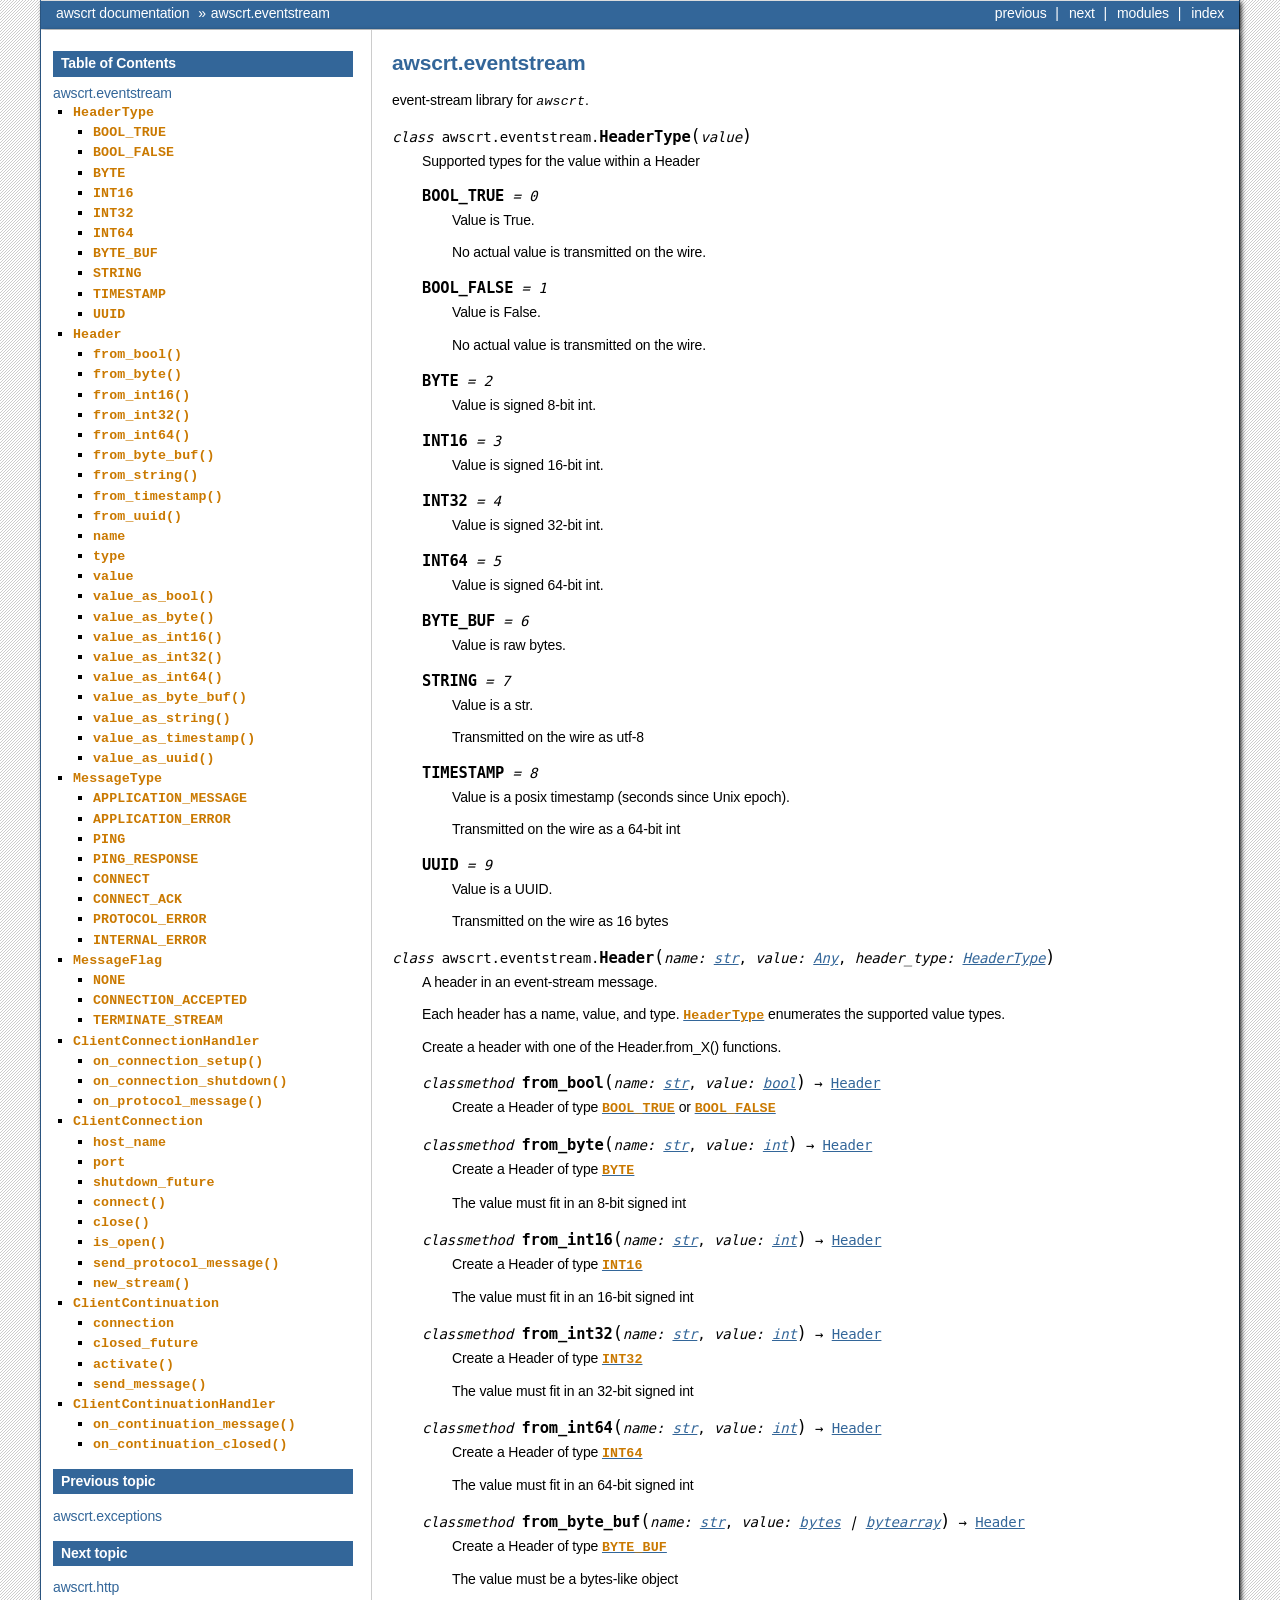
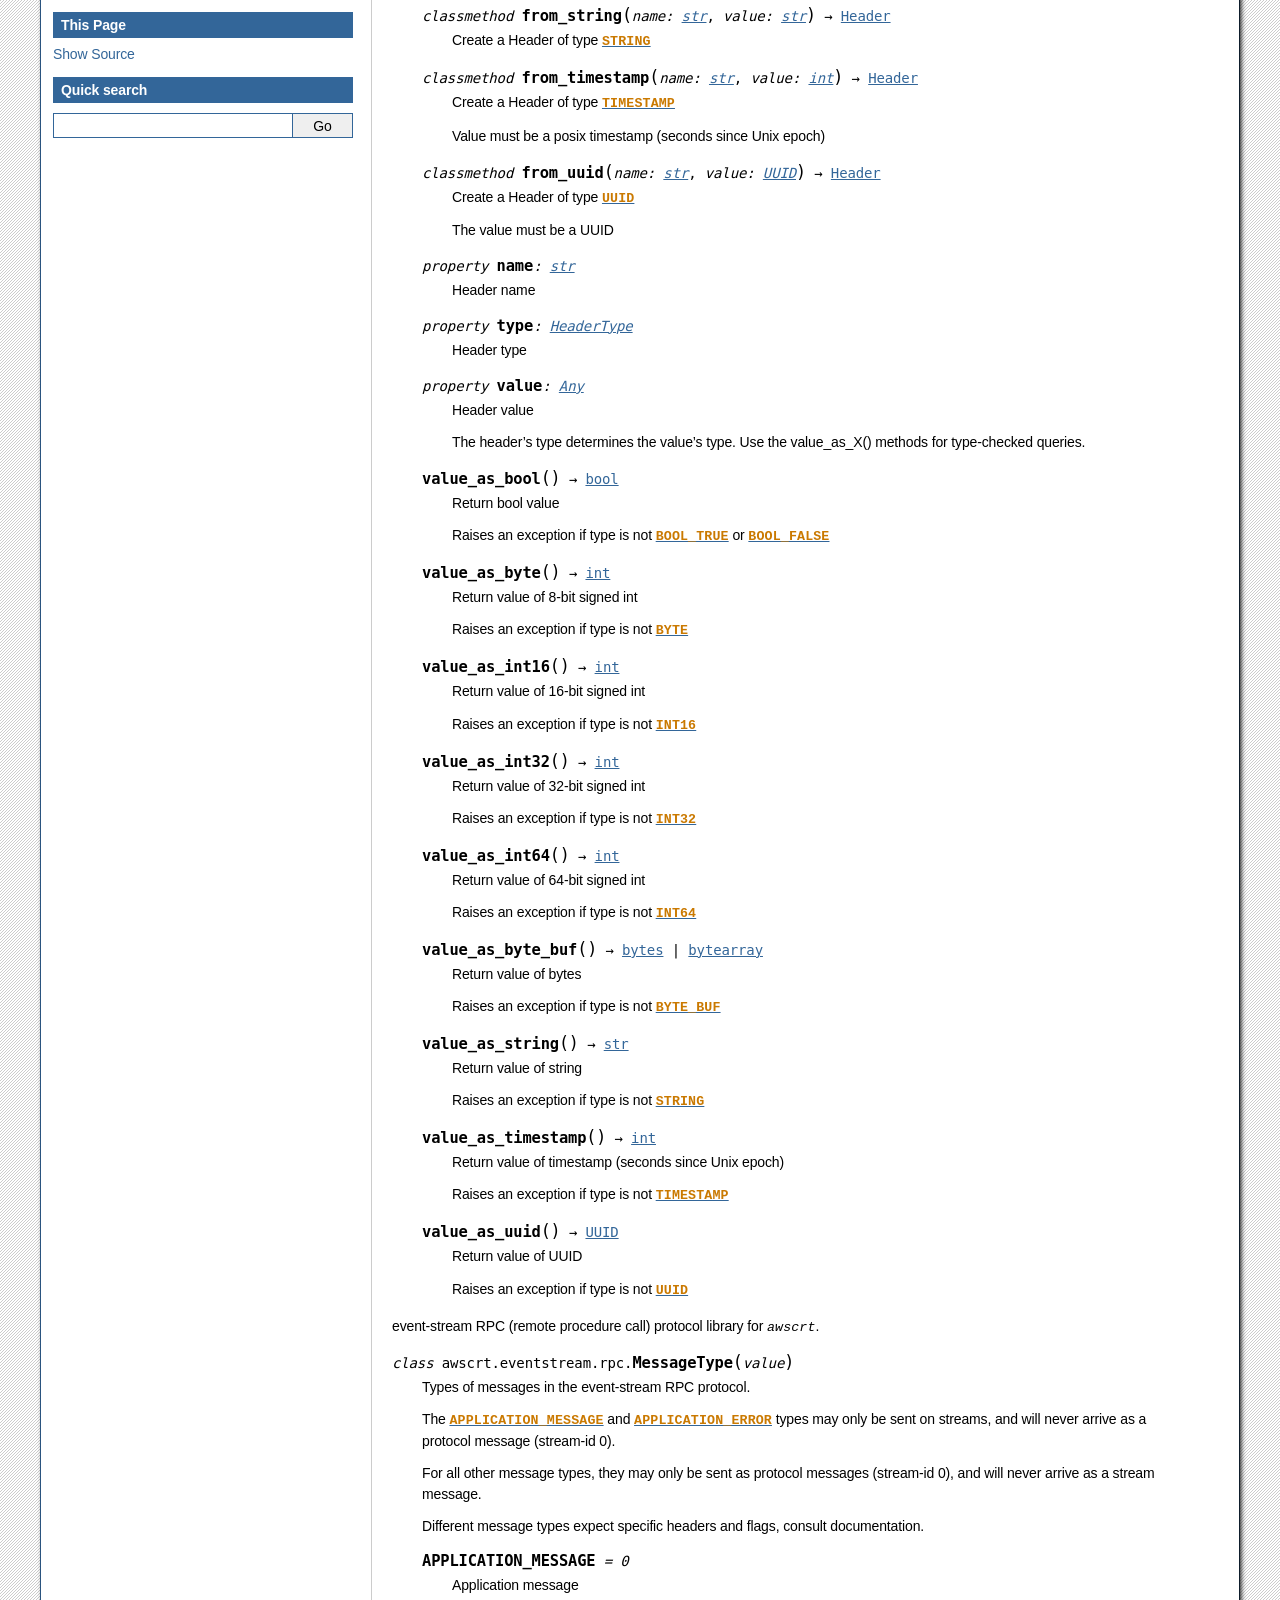
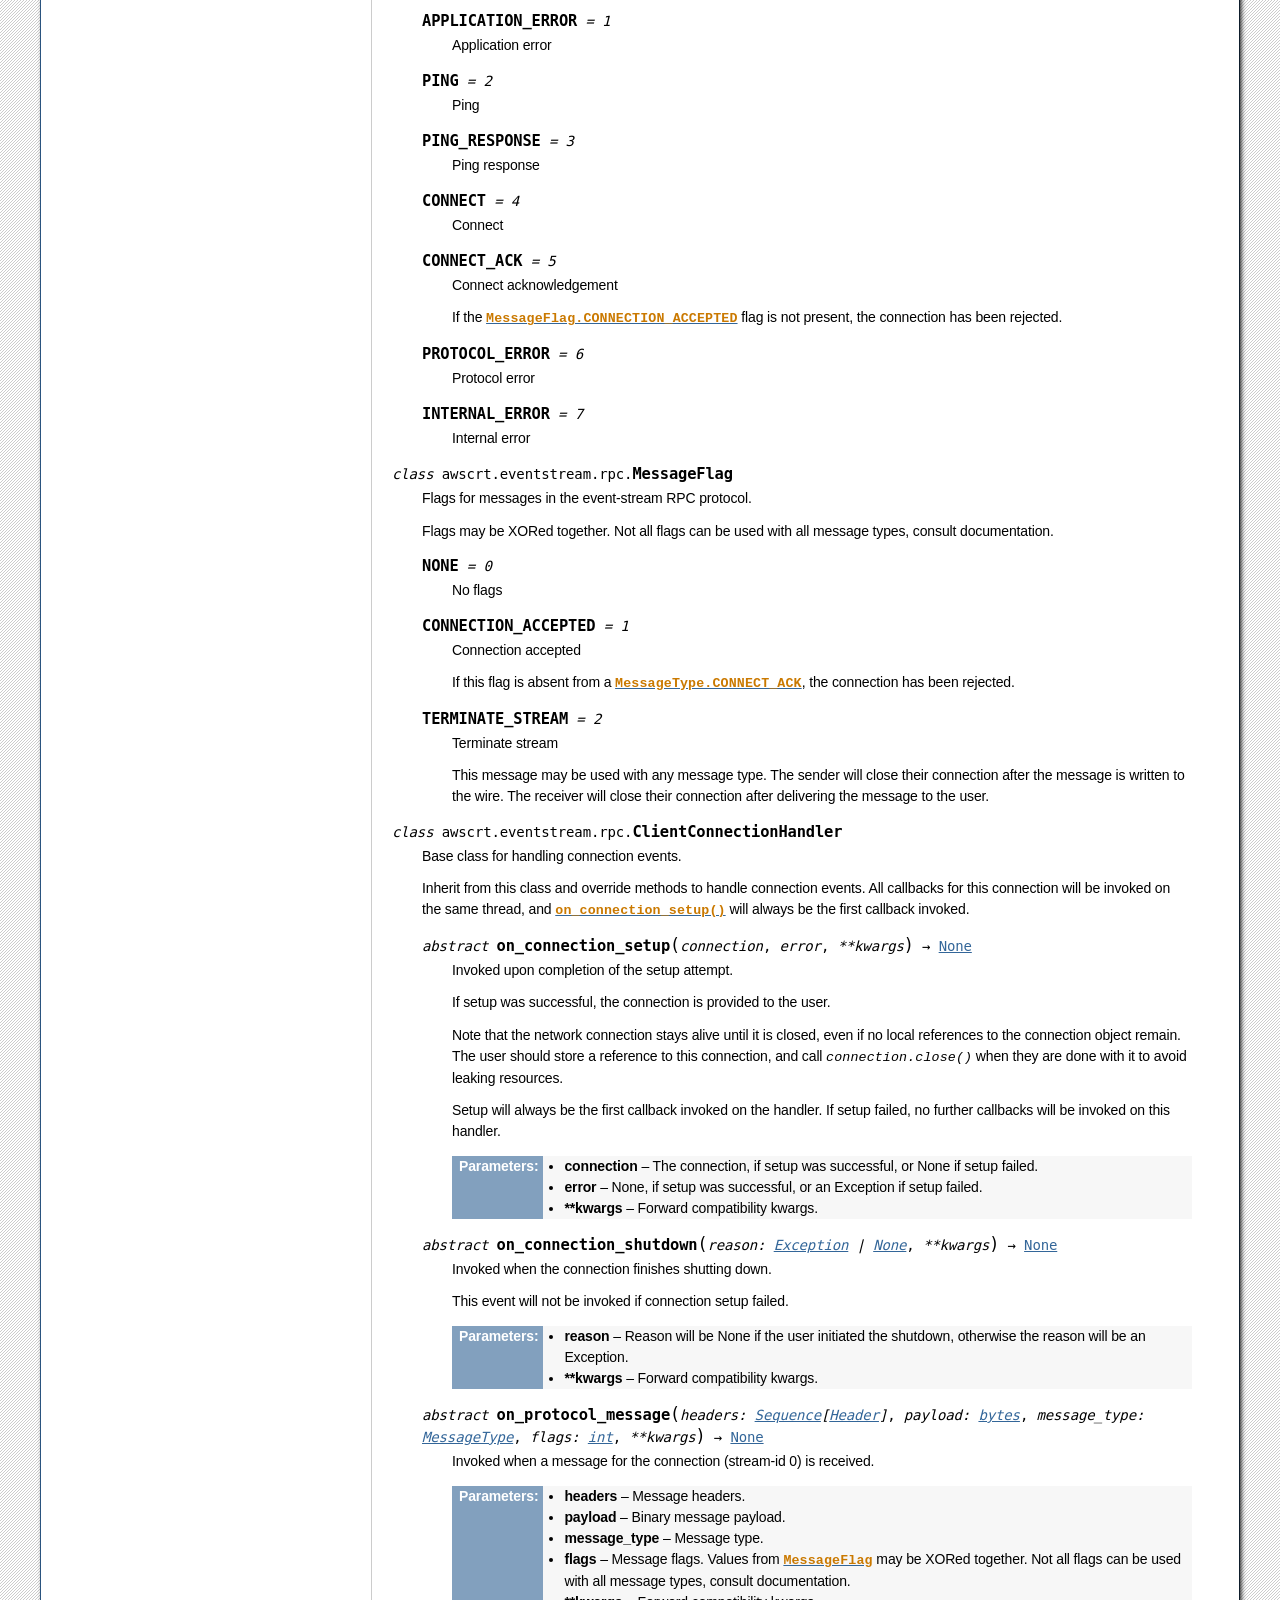
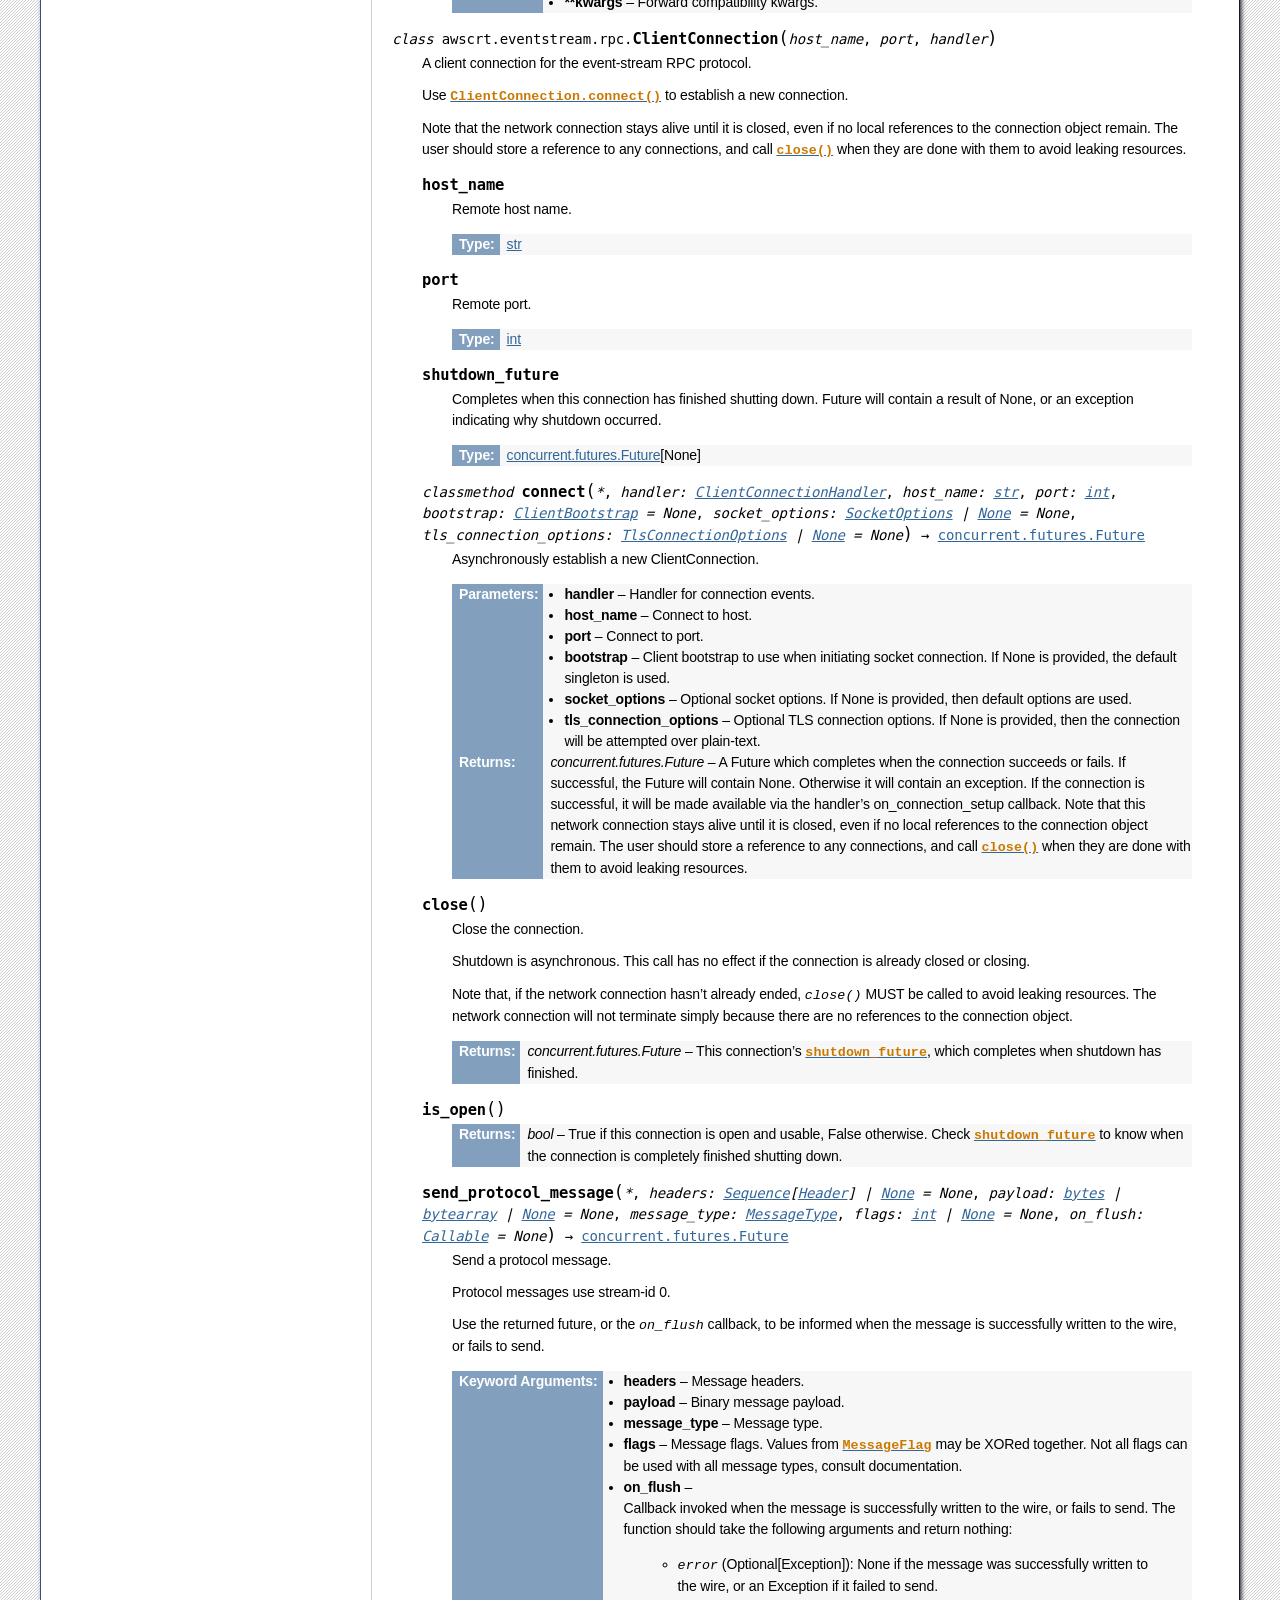
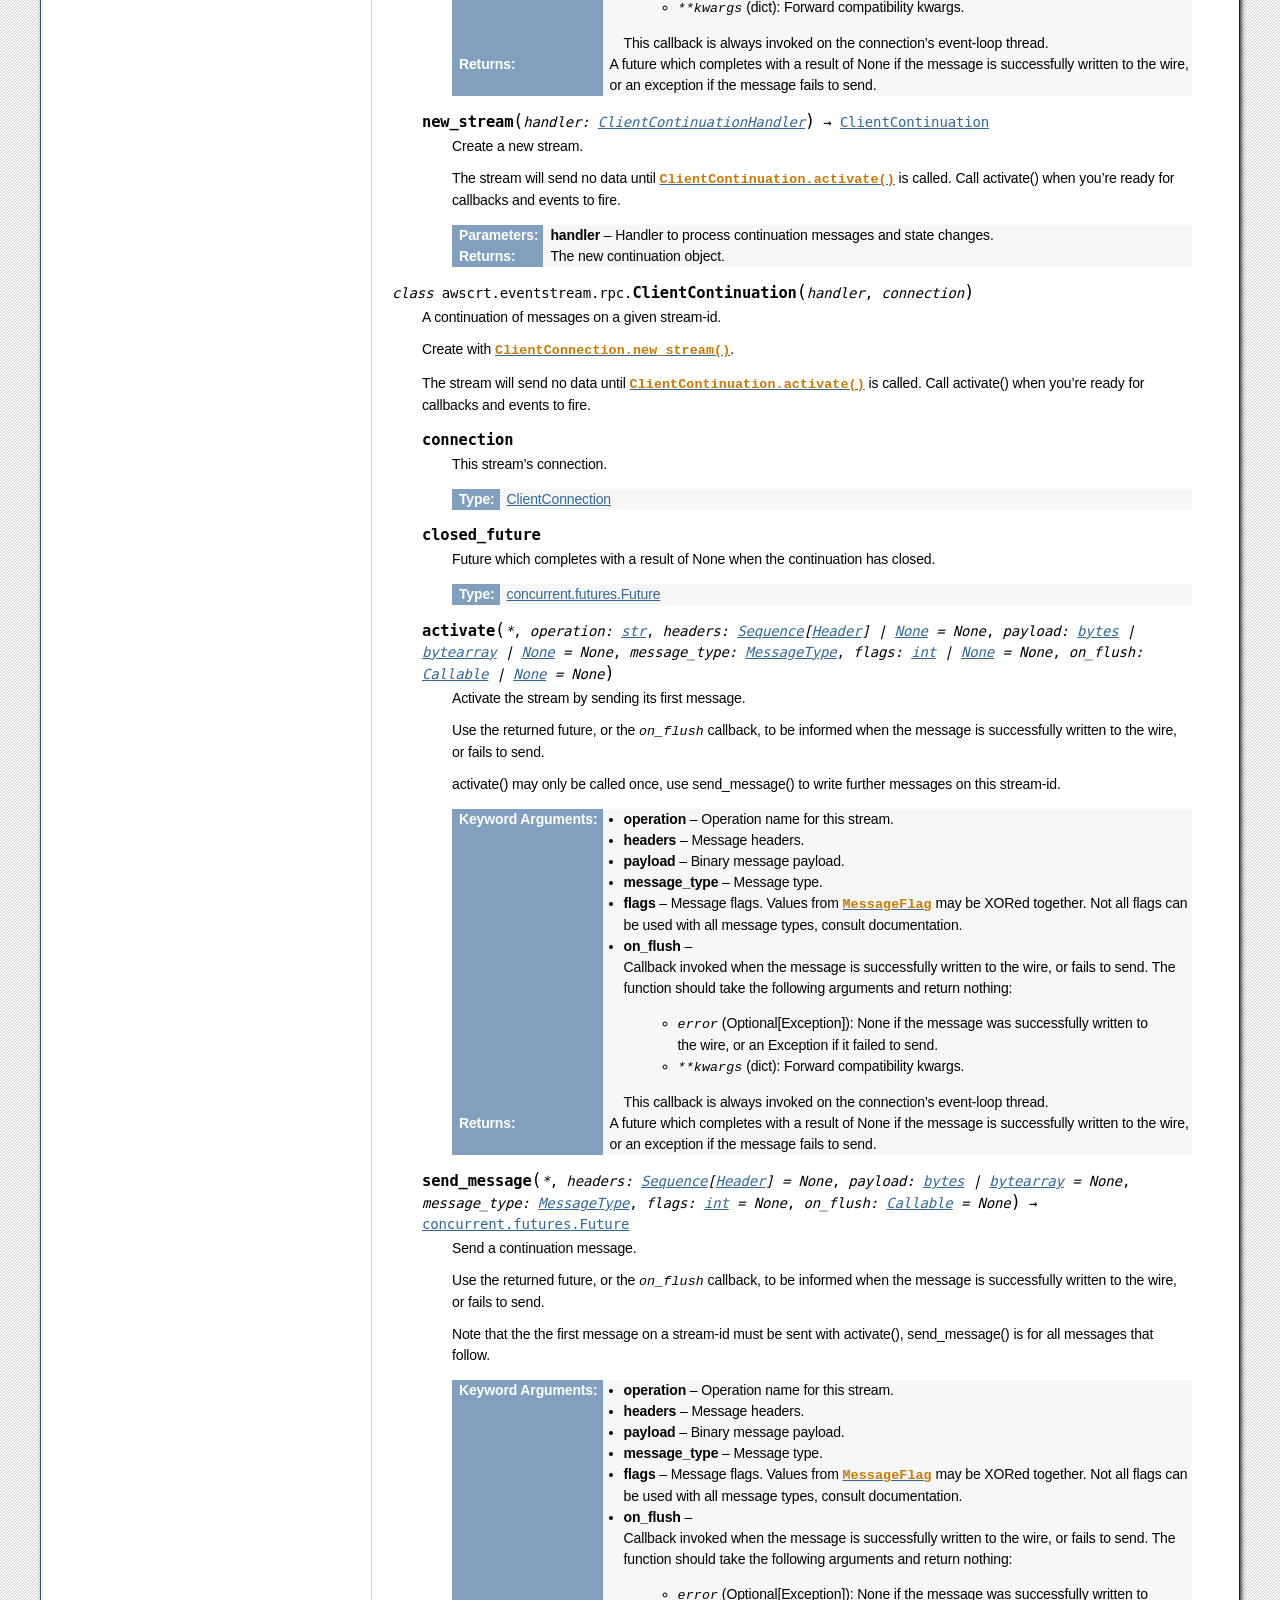
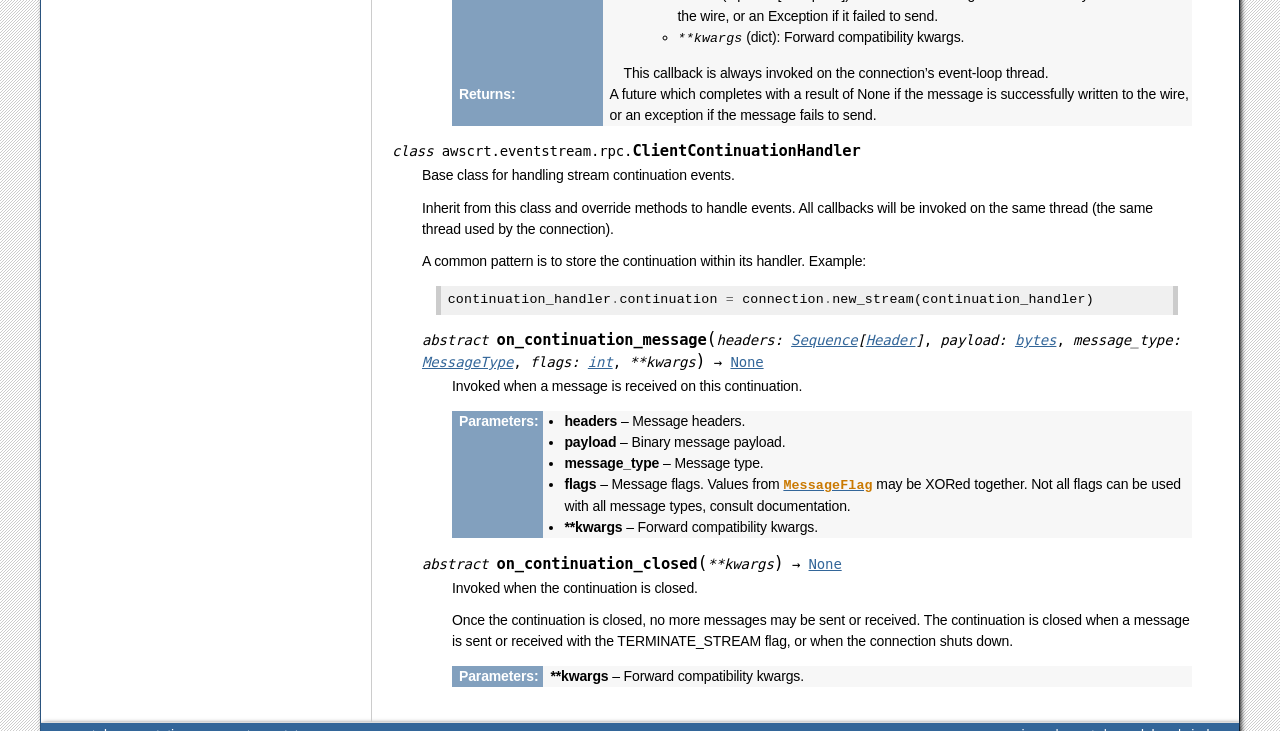
<file: docs/api/eventstream.html>
<!doctype html>

<html lang="en" data-content_root="../">
  <head>
    <meta charset="utf-8" />
    <meta name="viewport" content="width=device-width, initial-scale=1.0" /><meta name="viewport" content="width=device-width, initial-scale=1" />

    <title>awscrt.eventstream &#8212; awscrt  documentation</title>
    <link rel="stylesheet" type="text/css" href="../_static/pygments.css?v=d75fae25" />
    <link rel="stylesheet" type="text/css" href="../_static/css/custom.css?v=93be7416" />
    
    <script src="../_static/documentation_options.js?v=5929fcd5"></script>
    <script src="../_static/doctools.js?v=888ff710"></script>
    <script src="../_static/sphinx_highlight.js?v=dc90522c"></script>
    <script src="../_static/bizstyle.js"></script>
    <link rel="index" title="Index" href="../genindex.html" />
    <link rel="search" title="Search" href="../search.html" />
    <link rel="next" title="awscrt.http" href="http.html" />
    <link rel="prev" title="awscrt.exceptions" href="exceptions.html" />
    <meta name="viewport" content="width=device-width,initial-scale=1.0" />
    <!--[if lt IE 9]>
    <script src="_static/css3-mediaqueries.js"></script>
    <![endif]-->
  </head><body>
    <div class="related" role="navigation" aria-label="related navigation">
      <h3>Navigation</h3>
      <ul>
        <li class="right" style="margin-right: 10px">
          <a href="../genindex.html" title="General Index"
             accesskey="I">index</a></li>
        <li class="right" >
          <a href="../py-modindex.html" title="Python Module Index"
             >modules</a> |</li>
        <li class="right" >
          <a href="http.html" title="awscrt.http"
             accesskey="N">next</a> |</li>
        <li class="right" >
          <a href="exceptions.html" title="awscrt.exceptions"
             accesskey="P">previous</a> |</li>
        <li class="nav-item nav-item-0"><a href="../index.html">awscrt  documentation</a> &#187;</li>
        <li class="nav-item nav-item-this"><a href="">awscrt.eventstream</a></li> 
      </ul>
    </div>  

    <div class="document">
      <div class="documentwrapper">
        <div class="bodywrapper">
          <div class="body" role="main">
            
  <section id="module-awscrt.eventstream">
<span id="awscrt-eventstream"></span><h1>awscrt.eventstream<a class="headerlink" href="#module-awscrt.eventstream" title="Link to this heading">¶</a></h1>
<p>event-stream library for <cite>awscrt</cite>.</p>
<dl class="py class">
<dt class="sig sig-object py" id="awscrt.eventstream.HeaderType">
<em class="property"><span class="pre">class</span><span class="w"> </span></em><span class="sig-prename descclassname"><span class="pre">awscrt.eventstream.</span></span><span class="sig-name descname"><span class="pre">HeaderType</span></span><span class="sig-paren">(</span><em class="sig-param"><span class="n"><span class="pre">value</span></span></em><span class="sig-paren">)</span><a class="headerlink" href="#awscrt.eventstream.HeaderType" title="Link to this definition">¶</a></dt>
<dd><p>Supported types for the value within a Header</p>
<dl class="py attribute">
<dt class="sig sig-object py" id="awscrt.eventstream.HeaderType.BOOL_TRUE">
<span class="sig-name descname"><span class="pre">BOOL_TRUE</span></span><em class="property"><span class="w"> </span><span class="p"><span class="pre">=</span></span><span class="w"> </span><span class="pre">0</span></em><a class="headerlink" href="#awscrt.eventstream.HeaderType.BOOL_TRUE" title="Link to this definition">¶</a></dt>
<dd><p>Value is True.</p>
<p>No actual value is transmitted on the wire.</p>
</dd></dl>

<dl class="py attribute">
<dt class="sig sig-object py" id="awscrt.eventstream.HeaderType.BOOL_FALSE">
<span class="sig-name descname"><span class="pre">BOOL_FALSE</span></span><em class="property"><span class="w"> </span><span class="p"><span class="pre">=</span></span><span class="w"> </span><span class="pre">1</span></em><a class="headerlink" href="#awscrt.eventstream.HeaderType.BOOL_FALSE" title="Link to this definition">¶</a></dt>
<dd><p>Value is False.</p>
<p>No actual value is transmitted on the wire.</p>
</dd></dl>

<dl class="py attribute">
<dt class="sig sig-object py" id="awscrt.eventstream.HeaderType.BYTE">
<span class="sig-name descname"><span class="pre">BYTE</span></span><em class="property"><span class="w"> </span><span class="p"><span class="pre">=</span></span><span class="w"> </span><span class="pre">2</span></em><a class="headerlink" href="#awscrt.eventstream.HeaderType.BYTE" title="Link to this definition">¶</a></dt>
<dd><p>Value is signed 8-bit int.</p>
</dd></dl>

<dl class="py attribute">
<dt class="sig sig-object py" id="awscrt.eventstream.HeaderType.INT16">
<span class="sig-name descname"><span class="pre">INT16</span></span><em class="property"><span class="w"> </span><span class="p"><span class="pre">=</span></span><span class="w"> </span><span class="pre">3</span></em><a class="headerlink" href="#awscrt.eventstream.HeaderType.INT16" title="Link to this definition">¶</a></dt>
<dd><p>Value is signed 16-bit int.</p>
</dd></dl>

<dl class="py attribute">
<dt class="sig sig-object py" id="awscrt.eventstream.HeaderType.INT32">
<span class="sig-name descname"><span class="pre">INT32</span></span><em class="property"><span class="w"> </span><span class="p"><span class="pre">=</span></span><span class="w"> </span><span class="pre">4</span></em><a class="headerlink" href="#awscrt.eventstream.HeaderType.INT32" title="Link to this definition">¶</a></dt>
<dd><p>Value is signed 32-bit int.</p>
</dd></dl>

<dl class="py attribute">
<dt class="sig sig-object py" id="awscrt.eventstream.HeaderType.INT64">
<span class="sig-name descname"><span class="pre">INT64</span></span><em class="property"><span class="w"> </span><span class="p"><span class="pre">=</span></span><span class="w"> </span><span class="pre">5</span></em><a class="headerlink" href="#awscrt.eventstream.HeaderType.INT64" title="Link to this definition">¶</a></dt>
<dd><p>Value is signed 64-bit int.</p>
</dd></dl>

<dl class="py attribute">
<dt class="sig sig-object py" id="awscrt.eventstream.HeaderType.BYTE_BUF">
<span class="sig-name descname"><span class="pre">BYTE_BUF</span></span><em class="property"><span class="w"> </span><span class="p"><span class="pre">=</span></span><span class="w"> </span><span class="pre">6</span></em><a class="headerlink" href="#awscrt.eventstream.HeaderType.BYTE_BUF" title="Link to this definition">¶</a></dt>
<dd><p>Value is raw bytes.</p>
</dd></dl>

<dl class="py attribute">
<dt class="sig sig-object py" id="awscrt.eventstream.HeaderType.STRING">
<span class="sig-name descname"><span class="pre">STRING</span></span><em class="property"><span class="w"> </span><span class="p"><span class="pre">=</span></span><span class="w"> </span><span class="pre">7</span></em><a class="headerlink" href="#awscrt.eventstream.HeaderType.STRING" title="Link to this definition">¶</a></dt>
<dd><p>Value is a str.</p>
<p>Transmitted on the wire as utf-8</p>
</dd></dl>

<dl class="py attribute">
<dt class="sig sig-object py" id="awscrt.eventstream.HeaderType.TIMESTAMP">
<span class="sig-name descname"><span class="pre">TIMESTAMP</span></span><em class="property"><span class="w"> </span><span class="p"><span class="pre">=</span></span><span class="w"> </span><span class="pre">8</span></em><a class="headerlink" href="#awscrt.eventstream.HeaderType.TIMESTAMP" title="Link to this definition">¶</a></dt>
<dd><p>Value is a posix timestamp (seconds since Unix epoch).</p>
<p>Transmitted on the wire as a 64-bit int</p>
</dd></dl>

<dl class="py attribute">
<dt class="sig sig-object py" id="awscrt.eventstream.HeaderType.UUID">
<span class="sig-name descname"><span class="pre">UUID</span></span><em class="property"><span class="w"> </span><span class="p"><span class="pre">=</span></span><span class="w"> </span><span class="pre">9</span></em><a class="headerlink" href="#awscrt.eventstream.HeaderType.UUID" title="Link to this definition">¶</a></dt>
<dd><p>Value is a UUID.</p>
<p>Transmitted on the wire as 16 bytes</p>
</dd></dl>

</dd></dl>

<dl class="py class">
<dt class="sig sig-object py" id="awscrt.eventstream.Header">
<em class="property"><span class="pre">class</span><span class="w"> </span></em><span class="sig-prename descclassname"><span class="pre">awscrt.eventstream.</span></span><span class="sig-name descname"><span class="pre">Header</span></span><span class="sig-paren">(</span><em class="sig-param"><span class="n"><span class="pre">name</span></span><span class="p"><span class="pre">:</span></span><span class="w"> </span><span class="n"><a class="reference external" href="https://docs.python.org/3/library/stdtypes.html#str" title="(in Python v3.13)"><span class="pre">str</span></a></span></em>, <em class="sig-param"><span class="n"><span class="pre">value</span></span><span class="p"><span class="pre">:</span></span><span class="w"> </span><span class="n"><a class="reference external" href="https://docs.python.org/3/library/typing.html#typing.Any" title="(in Python v3.13)"><span class="pre">Any</span></a></span></em>, <em class="sig-param"><span class="n"><span class="pre">header_type</span></span><span class="p"><span class="pre">:</span></span><span class="w"> </span><span class="n"><a class="reference internal" href="#awscrt.eventstream.HeaderType" title="awscrt.eventstream.HeaderType"><span class="pre">HeaderType</span></a></span></em><span class="sig-paren">)</span><a class="headerlink" href="#awscrt.eventstream.Header" title="Link to this definition">¶</a></dt>
<dd><p>A header in an event-stream message.</p>
<p>Each header has a name, value, and type.
<a class="reference internal" href="#awscrt.eventstream.HeaderType" title="awscrt.eventstream.HeaderType"><code class="xref py py-class docutils literal notranslate"><span class="pre">HeaderType</span></code></a> enumerates the supported value types.</p>
<p>Create a header with one of the Header.from_X() functions.</p>
<dl class="py method">
<dt class="sig sig-object py" id="awscrt.eventstream.Header.from_bool">
<em class="property"><span class="pre">classmethod</span><span class="w"> </span></em><span class="sig-name descname"><span class="pre">from_bool</span></span><span class="sig-paren">(</span><em class="sig-param"><span class="n"><span class="pre">name</span></span><span class="p"><span class="pre">:</span></span><span class="w"> </span><span class="n"><a class="reference external" href="https://docs.python.org/3/library/stdtypes.html#str" title="(in Python v3.13)"><span class="pre">str</span></a></span></em>, <em class="sig-param"><span class="n"><span class="pre">value</span></span><span class="p"><span class="pre">:</span></span><span class="w"> </span><span class="n"><a class="reference external" href="https://docs.python.org/3/library/functions.html#bool" title="(in Python v3.13)"><span class="pre">bool</span></a></span></em><span class="sig-paren">)</span> <span class="sig-return"><span class="sig-return-icon">&#x2192;</span> <span class="sig-return-typehint"><a class="reference internal" href="#awscrt.eventstream.Header" title="awscrt.eventstream.Header"><span class="pre">Header</span></a></span></span><a class="headerlink" href="#awscrt.eventstream.Header.from_bool" title="Link to this definition">¶</a></dt>
<dd><p>Create a Header of type <a class="reference internal" href="#awscrt.eventstream.HeaderType.BOOL_TRUE" title="awscrt.eventstream.HeaderType.BOOL_TRUE"><code class="xref py py-attr docutils literal notranslate"><span class="pre">BOOL_TRUE</span></code></a> or <a class="reference internal" href="#awscrt.eventstream.HeaderType.BOOL_FALSE" title="awscrt.eventstream.HeaderType.BOOL_FALSE"><code class="xref py py-attr docutils literal notranslate"><span class="pre">BOOL_FALSE</span></code></a></p>
</dd></dl>

<dl class="py method">
<dt class="sig sig-object py" id="awscrt.eventstream.Header.from_byte">
<em class="property"><span class="pre">classmethod</span><span class="w"> </span></em><span class="sig-name descname"><span class="pre">from_byte</span></span><span class="sig-paren">(</span><em class="sig-param"><span class="n"><span class="pre">name</span></span><span class="p"><span class="pre">:</span></span><span class="w"> </span><span class="n"><a class="reference external" href="https://docs.python.org/3/library/stdtypes.html#str" title="(in Python v3.13)"><span class="pre">str</span></a></span></em>, <em class="sig-param"><span class="n"><span class="pre">value</span></span><span class="p"><span class="pre">:</span></span><span class="w"> </span><span class="n"><a class="reference external" href="https://docs.python.org/3/library/functions.html#int" title="(in Python v3.13)"><span class="pre">int</span></a></span></em><span class="sig-paren">)</span> <span class="sig-return"><span class="sig-return-icon">&#x2192;</span> <span class="sig-return-typehint"><a class="reference internal" href="#awscrt.eventstream.Header" title="awscrt.eventstream.Header"><span class="pre">Header</span></a></span></span><a class="headerlink" href="#awscrt.eventstream.Header.from_byte" title="Link to this definition">¶</a></dt>
<dd><p>Create a Header of type <a class="reference internal" href="#awscrt.eventstream.HeaderType.BYTE" title="awscrt.eventstream.HeaderType.BYTE"><code class="xref py py-attr docutils literal notranslate"><span class="pre">BYTE</span></code></a></p>
<p>The value must fit in an 8-bit signed int</p>
</dd></dl>

<dl class="py method">
<dt class="sig sig-object py" id="awscrt.eventstream.Header.from_int16">
<em class="property"><span class="pre">classmethod</span><span class="w"> </span></em><span class="sig-name descname"><span class="pre">from_int16</span></span><span class="sig-paren">(</span><em class="sig-param"><span class="n"><span class="pre">name</span></span><span class="p"><span class="pre">:</span></span><span class="w"> </span><span class="n"><a class="reference external" href="https://docs.python.org/3/library/stdtypes.html#str" title="(in Python v3.13)"><span class="pre">str</span></a></span></em>, <em class="sig-param"><span class="n"><span class="pre">value</span></span><span class="p"><span class="pre">:</span></span><span class="w"> </span><span class="n"><a class="reference external" href="https://docs.python.org/3/library/functions.html#int" title="(in Python v3.13)"><span class="pre">int</span></a></span></em><span class="sig-paren">)</span> <span class="sig-return"><span class="sig-return-icon">&#x2192;</span> <span class="sig-return-typehint"><a class="reference internal" href="#awscrt.eventstream.Header" title="awscrt.eventstream.Header"><span class="pre">Header</span></a></span></span><a class="headerlink" href="#awscrt.eventstream.Header.from_int16" title="Link to this definition">¶</a></dt>
<dd><p>Create a Header of type <a class="reference internal" href="#awscrt.eventstream.HeaderType.INT16" title="awscrt.eventstream.HeaderType.INT16"><code class="xref py py-attr docutils literal notranslate"><span class="pre">INT16</span></code></a></p>
<p>The value must fit in an 16-bit signed int</p>
</dd></dl>

<dl class="py method">
<dt class="sig sig-object py" id="awscrt.eventstream.Header.from_int32">
<em class="property"><span class="pre">classmethod</span><span class="w"> </span></em><span class="sig-name descname"><span class="pre">from_int32</span></span><span class="sig-paren">(</span><em class="sig-param"><span class="n"><span class="pre">name</span></span><span class="p"><span class="pre">:</span></span><span class="w"> </span><span class="n"><a class="reference external" href="https://docs.python.org/3/library/stdtypes.html#str" title="(in Python v3.13)"><span class="pre">str</span></a></span></em>, <em class="sig-param"><span class="n"><span class="pre">value</span></span><span class="p"><span class="pre">:</span></span><span class="w"> </span><span class="n"><a class="reference external" href="https://docs.python.org/3/library/functions.html#int" title="(in Python v3.13)"><span class="pre">int</span></a></span></em><span class="sig-paren">)</span> <span class="sig-return"><span class="sig-return-icon">&#x2192;</span> <span class="sig-return-typehint"><a class="reference internal" href="#awscrt.eventstream.Header" title="awscrt.eventstream.Header"><span class="pre">Header</span></a></span></span><a class="headerlink" href="#awscrt.eventstream.Header.from_int32" title="Link to this definition">¶</a></dt>
<dd><p>Create a Header of type <a class="reference internal" href="#awscrt.eventstream.HeaderType.INT32" title="awscrt.eventstream.HeaderType.INT32"><code class="xref py py-attr docutils literal notranslate"><span class="pre">INT32</span></code></a></p>
<p>The value must fit in an 32-bit signed int</p>
</dd></dl>

<dl class="py method">
<dt class="sig sig-object py" id="awscrt.eventstream.Header.from_int64">
<em class="property"><span class="pre">classmethod</span><span class="w"> </span></em><span class="sig-name descname"><span class="pre">from_int64</span></span><span class="sig-paren">(</span><em class="sig-param"><span class="n"><span class="pre">name</span></span><span class="p"><span class="pre">:</span></span><span class="w"> </span><span class="n"><a class="reference external" href="https://docs.python.org/3/library/stdtypes.html#str" title="(in Python v3.13)"><span class="pre">str</span></a></span></em>, <em class="sig-param"><span class="n"><span class="pre">value</span></span><span class="p"><span class="pre">:</span></span><span class="w"> </span><span class="n"><a class="reference external" href="https://docs.python.org/3/library/functions.html#int" title="(in Python v3.13)"><span class="pre">int</span></a></span></em><span class="sig-paren">)</span> <span class="sig-return"><span class="sig-return-icon">&#x2192;</span> <span class="sig-return-typehint"><a class="reference internal" href="#awscrt.eventstream.Header" title="awscrt.eventstream.Header"><span class="pre">Header</span></a></span></span><a class="headerlink" href="#awscrt.eventstream.Header.from_int64" title="Link to this definition">¶</a></dt>
<dd><p>Create a Header of type <a class="reference internal" href="#awscrt.eventstream.HeaderType.INT64" title="awscrt.eventstream.HeaderType.INT64"><code class="xref py py-attr docutils literal notranslate"><span class="pre">INT64</span></code></a></p>
<p>The value must fit in an 64-bit signed int</p>
</dd></dl>

<dl class="py method">
<dt class="sig sig-object py" id="awscrt.eventstream.Header.from_byte_buf">
<em class="property"><span class="pre">classmethod</span><span class="w"> </span></em><span class="sig-name descname"><span class="pre">from_byte_buf</span></span><span class="sig-paren">(</span><em class="sig-param"><span class="n"><span class="pre">name</span></span><span class="p"><span class="pre">:</span></span><span class="w"> </span><span class="n"><a class="reference external" href="https://docs.python.org/3/library/stdtypes.html#str" title="(in Python v3.13)"><span class="pre">str</span></a></span></em>, <em class="sig-param"><span class="n"><span class="pre">value</span></span><span class="p"><span class="pre">:</span></span><span class="w"> </span><span class="n"><a class="reference external" href="https://docs.python.org/3/library/stdtypes.html#bytes" title="(in Python v3.13)"><span class="pre">bytes</span></a><span class="w"> </span><span class="p"><span class="pre">|</span></span><span class="w"> </span><a class="reference external" href="https://docs.python.org/3/library/stdtypes.html#bytearray" title="(in Python v3.13)"><span class="pre">bytearray</span></a></span></em><span class="sig-paren">)</span> <span class="sig-return"><span class="sig-return-icon">&#x2192;</span> <span class="sig-return-typehint"><a class="reference internal" href="#awscrt.eventstream.Header" title="awscrt.eventstream.Header"><span class="pre">Header</span></a></span></span><a class="headerlink" href="#awscrt.eventstream.Header.from_byte_buf" title="Link to this definition">¶</a></dt>
<dd><p>Create a Header of type <a class="reference internal" href="#awscrt.eventstream.HeaderType.BYTE_BUF" title="awscrt.eventstream.HeaderType.BYTE_BUF"><code class="xref py py-attr docutils literal notranslate"><span class="pre">BYTE_BUF</span></code></a></p>
<p>The value must be a bytes-like object</p>
</dd></dl>

<dl class="py method">
<dt class="sig sig-object py" id="awscrt.eventstream.Header.from_string">
<em class="property"><span class="pre">classmethod</span><span class="w"> </span></em><span class="sig-name descname"><span class="pre">from_string</span></span><span class="sig-paren">(</span><em class="sig-param"><span class="n"><span class="pre">name</span></span><span class="p"><span class="pre">:</span></span><span class="w"> </span><span class="n"><a class="reference external" href="https://docs.python.org/3/library/stdtypes.html#str" title="(in Python v3.13)"><span class="pre">str</span></a></span></em>, <em class="sig-param"><span class="n"><span class="pre">value</span></span><span class="p"><span class="pre">:</span></span><span class="w"> </span><span class="n"><a class="reference external" href="https://docs.python.org/3/library/stdtypes.html#str" title="(in Python v3.13)"><span class="pre">str</span></a></span></em><span class="sig-paren">)</span> <span class="sig-return"><span class="sig-return-icon">&#x2192;</span> <span class="sig-return-typehint"><a class="reference internal" href="#awscrt.eventstream.Header" title="awscrt.eventstream.Header"><span class="pre">Header</span></a></span></span><a class="headerlink" href="#awscrt.eventstream.Header.from_string" title="Link to this definition">¶</a></dt>
<dd><p>Create a Header of type <a class="reference internal" href="#awscrt.eventstream.HeaderType.STRING" title="awscrt.eventstream.HeaderType.STRING"><code class="xref py py-attr docutils literal notranslate"><span class="pre">STRING</span></code></a></p>
</dd></dl>

<dl class="py method">
<dt class="sig sig-object py" id="awscrt.eventstream.Header.from_timestamp">
<em class="property"><span class="pre">classmethod</span><span class="w"> </span></em><span class="sig-name descname"><span class="pre">from_timestamp</span></span><span class="sig-paren">(</span><em class="sig-param"><span class="n"><span class="pre">name</span></span><span class="p"><span class="pre">:</span></span><span class="w"> </span><span class="n"><a class="reference external" href="https://docs.python.org/3/library/stdtypes.html#str" title="(in Python v3.13)"><span class="pre">str</span></a></span></em>, <em class="sig-param"><span class="n"><span class="pre">value</span></span><span class="p"><span class="pre">:</span></span><span class="w"> </span><span class="n"><a class="reference external" href="https://docs.python.org/3/library/functions.html#int" title="(in Python v3.13)"><span class="pre">int</span></a></span></em><span class="sig-paren">)</span> <span class="sig-return"><span class="sig-return-icon">&#x2192;</span> <span class="sig-return-typehint"><a class="reference internal" href="#awscrt.eventstream.Header" title="awscrt.eventstream.Header"><span class="pre">Header</span></a></span></span><a class="headerlink" href="#awscrt.eventstream.Header.from_timestamp" title="Link to this definition">¶</a></dt>
<dd><p>Create a Header of type <a class="reference internal" href="#awscrt.eventstream.HeaderType.TIMESTAMP" title="awscrt.eventstream.HeaderType.TIMESTAMP"><code class="xref py py-attr docutils literal notranslate"><span class="pre">TIMESTAMP</span></code></a></p>
<p>Value must be a posix timestamp (seconds since Unix epoch)</p>
</dd></dl>

<dl class="py method">
<dt class="sig sig-object py" id="awscrt.eventstream.Header.from_uuid">
<em class="property"><span class="pre">classmethod</span><span class="w"> </span></em><span class="sig-name descname"><span class="pre">from_uuid</span></span><span class="sig-paren">(</span><em class="sig-param"><span class="n"><span class="pre">name</span></span><span class="p"><span class="pre">:</span></span><span class="w"> </span><span class="n"><a class="reference external" href="https://docs.python.org/3/library/stdtypes.html#str" title="(in Python v3.13)"><span class="pre">str</span></a></span></em>, <em class="sig-param"><span class="n"><span class="pre">value</span></span><span class="p"><span class="pre">:</span></span><span class="w"> </span><span class="n"><a class="reference external" href="https://docs.python.org/3/library/uuid.html#uuid.UUID" title="(in Python v3.13)"><span class="pre">UUID</span></a></span></em><span class="sig-paren">)</span> <span class="sig-return"><span class="sig-return-icon">&#x2192;</span> <span class="sig-return-typehint"><a class="reference internal" href="#awscrt.eventstream.Header" title="awscrt.eventstream.Header"><span class="pre">Header</span></a></span></span><a class="headerlink" href="#awscrt.eventstream.Header.from_uuid" title="Link to this definition">¶</a></dt>
<dd><p>Create a Header of type <a class="reference internal" href="#awscrt.eventstream.HeaderType.UUID" title="awscrt.eventstream.HeaderType.UUID"><code class="xref py py-attr docutils literal notranslate"><span class="pre">UUID</span></code></a></p>
<p>The value must be a UUID</p>
</dd></dl>

<dl class="py property">
<dt class="sig sig-object py" id="awscrt.eventstream.Header.name">
<em class="property"><span class="pre">property</span><span class="w"> </span></em><span class="sig-name descname"><span class="pre">name</span></span><em class="property"><span class="p"><span class="pre">:</span></span><span class="w"> </span><a class="reference external" href="https://docs.python.org/3/library/stdtypes.html#str" title="(in Python v3.13)"><span class="pre">str</span></a></em><a class="headerlink" href="#awscrt.eventstream.Header.name" title="Link to this definition">¶</a></dt>
<dd><p>Header name</p>
</dd></dl>

<dl class="py property">
<dt class="sig sig-object py" id="awscrt.eventstream.Header.type">
<em class="property"><span class="pre">property</span><span class="w"> </span></em><span class="sig-name descname"><span class="pre">type</span></span><em class="property"><span class="p"><span class="pre">:</span></span><span class="w"> </span><a class="reference internal" href="#awscrt.eventstream.HeaderType" title="awscrt.eventstream.HeaderType"><span class="pre">HeaderType</span></a></em><a class="headerlink" href="#awscrt.eventstream.Header.type" title="Link to this definition">¶</a></dt>
<dd><p>Header type</p>
</dd></dl>

<dl class="py property">
<dt class="sig sig-object py" id="awscrt.eventstream.Header.value">
<em class="property"><span class="pre">property</span><span class="w"> </span></em><span class="sig-name descname"><span class="pre">value</span></span><em class="property"><span class="p"><span class="pre">:</span></span><span class="w"> </span><a class="reference external" href="https://docs.python.org/3/library/typing.html#typing.Any" title="(in Python v3.13)"><span class="pre">Any</span></a></em><a class="headerlink" href="#awscrt.eventstream.Header.value" title="Link to this definition">¶</a></dt>
<dd><p>Header value</p>
<p>The header’s type determines the value’s type.
Use the value_as_X() methods for type-checked queries.</p>
</dd></dl>

<dl class="py method">
<dt class="sig sig-object py" id="awscrt.eventstream.Header.value_as_bool">
<span class="sig-name descname"><span class="pre">value_as_bool</span></span><span class="sig-paren">(</span><span class="sig-paren">)</span> <span class="sig-return"><span class="sig-return-icon">&#x2192;</span> <span class="sig-return-typehint"><a class="reference external" href="https://docs.python.org/3/library/functions.html#bool" title="(in Python v3.13)"><span class="pre">bool</span></a></span></span><a class="headerlink" href="#awscrt.eventstream.Header.value_as_bool" title="Link to this definition">¶</a></dt>
<dd><p>Return bool value</p>
<p>Raises an exception if type is not <a class="reference internal" href="#awscrt.eventstream.HeaderType.BOOL_TRUE" title="awscrt.eventstream.HeaderType.BOOL_TRUE"><code class="xref py py-attr docutils literal notranslate"><span class="pre">BOOL_TRUE</span></code></a> or <a class="reference internal" href="#awscrt.eventstream.HeaderType.BOOL_FALSE" title="awscrt.eventstream.HeaderType.BOOL_FALSE"><code class="xref py py-attr docutils literal notranslate"><span class="pre">BOOL_FALSE</span></code></a></p>
</dd></dl>

<dl class="py method">
<dt class="sig sig-object py" id="awscrt.eventstream.Header.value_as_byte">
<span class="sig-name descname"><span class="pre">value_as_byte</span></span><span class="sig-paren">(</span><span class="sig-paren">)</span> <span class="sig-return"><span class="sig-return-icon">&#x2192;</span> <span class="sig-return-typehint"><a class="reference external" href="https://docs.python.org/3/library/functions.html#int" title="(in Python v3.13)"><span class="pre">int</span></a></span></span><a class="headerlink" href="#awscrt.eventstream.Header.value_as_byte" title="Link to this definition">¶</a></dt>
<dd><p>Return value of 8-bit signed int</p>
<p>Raises an exception if type is not <a class="reference internal" href="#awscrt.eventstream.HeaderType.BYTE" title="awscrt.eventstream.HeaderType.BYTE"><code class="xref py py-attr docutils literal notranslate"><span class="pre">BYTE</span></code></a></p>
</dd></dl>

<dl class="py method">
<dt class="sig sig-object py" id="awscrt.eventstream.Header.value_as_int16">
<span class="sig-name descname"><span class="pre">value_as_int16</span></span><span class="sig-paren">(</span><span class="sig-paren">)</span> <span class="sig-return"><span class="sig-return-icon">&#x2192;</span> <span class="sig-return-typehint"><a class="reference external" href="https://docs.python.org/3/library/functions.html#int" title="(in Python v3.13)"><span class="pre">int</span></a></span></span><a class="headerlink" href="#awscrt.eventstream.Header.value_as_int16" title="Link to this definition">¶</a></dt>
<dd><p>Return value of 16-bit signed int</p>
<p>Raises an exception if type is not <a class="reference internal" href="#awscrt.eventstream.HeaderType.INT16" title="awscrt.eventstream.HeaderType.INT16"><code class="xref py py-attr docutils literal notranslate"><span class="pre">INT16</span></code></a></p>
</dd></dl>

<dl class="py method">
<dt class="sig sig-object py" id="awscrt.eventstream.Header.value_as_int32">
<span class="sig-name descname"><span class="pre">value_as_int32</span></span><span class="sig-paren">(</span><span class="sig-paren">)</span> <span class="sig-return"><span class="sig-return-icon">&#x2192;</span> <span class="sig-return-typehint"><a class="reference external" href="https://docs.python.org/3/library/functions.html#int" title="(in Python v3.13)"><span class="pre">int</span></a></span></span><a class="headerlink" href="#awscrt.eventstream.Header.value_as_int32" title="Link to this definition">¶</a></dt>
<dd><p>Return value of 32-bit signed int</p>
<p>Raises an exception if type is not <a class="reference internal" href="#awscrt.eventstream.HeaderType.INT32" title="awscrt.eventstream.HeaderType.INT32"><code class="xref py py-attr docutils literal notranslate"><span class="pre">INT32</span></code></a></p>
</dd></dl>

<dl class="py method">
<dt class="sig sig-object py" id="awscrt.eventstream.Header.value_as_int64">
<span class="sig-name descname"><span class="pre">value_as_int64</span></span><span class="sig-paren">(</span><span class="sig-paren">)</span> <span class="sig-return"><span class="sig-return-icon">&#x2192;</span> <span class="sig-return-typehint"><a class="reference external" href="https://docs.python.org/3/library/functions.html#int" title="(in Python v3.13)"><span class="pre">int</span></a></span></span><a class="headerlink" href="#awscrt.eventstream.Header.value_as_int64" title="Link to this definition">¶</a></dt>
<dd><p>Return value of 64-bit signed int</p>
<p>Raises an exception if type is not <a class="reference internal" href="#awscrt.eventstream.HeaderType.INT64" title="awscrt.eventstream.HeaderType.INT64"><code class="xref py py-attr docutils literal notranslate"><span class="pre">INT64</span></code></a></p>
</dd></dl>

<dl class="py method">
<dt class="sig sig-object py" id="awscrt.eventstream.Header.value_as_byte_buf">
<span class="sig-name descname"><span class="pre">value_as_byte_buf</span></span><span class="sig-paren">(</span><span class="sig-paren">)</span> <span class="sig-return"><span class="sig-return-icon">&#x2192;</span> <span class="sig-return-typehint"><a class="reference external" href="https://docs.python.org/3/library/stdtypes.html#bytes" title="(in Python v3.13)"><span class="pre">bytes</span></a><span class="w"> </span><span class="p"><span class="pre">|</span></span><span class="w"> </span><a class="reference external" href="https://docs.python.org/3/library/stdtypes.html#bytearray" title="(in Python v3.13)"><span class="pre">bytearray</span></a></span></span><a class="headerlink" href="#awscrt.eventstream.Header.value_as_byte_buf" title="Link to this definition">¶</a></dt>
<dd><p>Return value of bytes</p>
<p>Raises an exception if type is not <a class="reference internal" href="#awscrt.eventstream.HeaderType.BYTE_BUF" title="awscrt.eventstream.HeaderType.BYTE_BUF"><code class="xref py py-attr docutils literal notranslate"><span class="pre">BYTE_BUF</span></code></a></p>
</dd></dl>

<dl class="py method">
<dt class="sig sig-object py" id="awscrt.eventstream.Header.value_as_string">
<span class="sig-name descname"><span class="pre">value_as_string</span></span><span class="sig-paren">(</span><span class="sig-paren">)</span> <span class="sig-return"><span class="sig-return-icon">&#x2192;</span> <span class="sig-return-typehint"><a class="reference external" href="https://docs.python.org/3/library/stdtypes.html#str" title="(in Python v3.13)"><span class="pre">str</span></a></span></span><a class="headerlink" href="#awscrt.eventstream.Header.value_as_string" title="Link to this definition">¶</a></dt>
<dd><p>Return value of string</p>
<p>Raises an exception if type is not <a class="reference internal" href="#awscrt.eventstream.HeaderType.STRING" title="awscrt.eventstream.HeaderType.STRING"><code class="xref py py-attr docutils literal notranslate"><span class="pre">STRING</span></code></a></p>
</dd></dl>

<dl class="py method">
<dt class="sig sig-object py" id="awscrt.eventstream.Header.value_as_timestamp">
<span class="sig-name descname"><span class="pre">value_as_timestamp</span></span><span class="sig-paren">(</span><span class="sig-paren">)</span> <span class="sig-return"><span class="sig-return-icon">&#x2192;</span> <span class="sig-return-typehint"><a class="reference external" href="https://docs.python.org/3/library/functions.html#int" title="(in Python v3.13)"><span class="pre">int</span></a></span></span><a class="headerlink" href="#awscrt.eventstream.Header.value_as_timestamp" title="Link to this definition">¶</a></dt>
<dd><p>Return value of timestamp (seconds since Unix epoch)</p>
<p>Raises an exception if type is not <a class="reference internal" href="#awscrt.eventstream.HeaderType.TIMESTAMP" title="awscrt.eventstream.HeaderType.TIMESTAMP"><code class="xref py py-attr docutils literal notranslate"><span class="pre">TIMESTAMP</span></code></a></p>
</dd></dl>

<dl class="py method">
<dt class="sig sig-object py" id="awscrt.eventstream.Header.value_as_uuid">
<span class="sig-name descname"><span class="pre">value_as_uuid</span></span><span class="sig-paren">(</span><span class="sig-paren">)</span> <span class="sig-return"><span class="sig-return-icon">&#x2192;</span> <span class="sig-return-typehint"><a class="reference external" href="https://docs.python.org/3/library/uuid.html#uuid.UUID" title="(in Python v3.13)"><span class="pre">UUID</span></a></span></span><a class="headerlink" href="#awscrt.eventstream.Header.value_as_uuid" title="Link to this definition">¶</a></dt>
<dd><p>Return value of UUID</p>
<p>Raises an exception if type is not <a class="reference internal" href="#awscrt.eventstream.HeaderType.UUID" title="awscrt.eventstream.HeaderType.UUID"><code class="xref py py-attr docutils literal notranslate"><span class="pre">UUID</span></code></a></p>
</dd></dl>

</dd></dl>

<p id="module-awscrt.eventstream.rpc">event-stream RPC (remote procedure call) protocol library for <cite>awscrt</cite>.</p>
<dl class="py class">
<dt class="sig sig-object py" id="awscrt.eventstream.rpc.MessageType">
<em class="property"><span class="pre">class</span><span class="w"> </span></em><span class="sig-prename descclassname"><span class="pre">awscrt.eventstream.rpc.</span></span><span class="sig-name descname"><span class="pre">MessageType</span></span><span class="sig-paren">(</span><em class="sig-param"><span class="n"><span class="pre">value</span></span></em><span class="sig-paren">)</span><a class="headerlink" href="#awscrt.eventstream.rpc.MessageType" title="Link to this definition">¶</a></dt>
<dd><p>Types of messages in the event-stream RPC protocol.</p>
<p>The <a class="reference internal" href="#awscrt.eventstream.rpc.MessageType.APPLICATION_MESSAGE" title="awscrt.eventstream.rpc.MessageType.APPLICATION_MESSAGE"><code class="xref py py-attr docutils literal notranslate"><span class="pre">APPLICATION_MESSAGE</span></code></a> and <a class="reference internal" href="#awscrt.eventstream.rpc.MessageType.APPLICATION_ERROR" title="awscrt.eventstream.rpc.MessageType.APPLICATION_ERROR"><code class="xref py py-attr docutils literal notranslate"><span class="pre">APPLICATION_ERROR</span></code></a> types may only be sent
on streams, and will never arrive as a protocol message (stream-id 0).</p>
<p>For all other message types, they may only be sent as protocol messages
(stream-id 0), and will never arrive as a stream message.</p>
<p>Different message types expect specific headers and flags, consult documentation.</p>
<dl class="py attribute">
<dt class="sig sig-object py" id="awscrt.eventstream.rpc.MessageType.APPLICATION_MESSAGE">
<span class="sig-name descname"><span class="pre">APPLICATION_MESSAGE</span></span><em class="property"><span class="w"> </span><span class="p"><span class="pre">=</span></span><span class="w"> </span><span class="pre">0</span></em><a class="headerlink" href="#awscrt.eventstream.rpc.MessageType.APPLICATION_MESSAGE" title="Link to this definition">¶</a></dt>
<dd><p>Application message</p>
</dd></dl>

<dl class="py attribute">
<dt class="sig sig-object py" id="awscrt.eventstream.rpc.MessageType.APPLICATION_ERROR">
<span class="sig-name descname"><span class="pre">APPLICATION_ERROR</span></span><em class="property"><span class="w"> </span><span class="p"><span class="pre">=</span></span><span class="w"> </span><span class="pre">1</span></em><a class="headerlink" href="#awscrt.eventstream.rpc.MessageType.APPLICATION_ERROR" title="Link to this definition">¶</a></dt>
<dd><p>Application error</p>
</dd></dl>

<dl class="py attribute">
<dt class="sig sig-object py" id="awscrt.eventstream.rpc.MessageType.PING">
<span class="sig-name descname"><span class="pre">PING</span></span><em class="property"><span class="w"> </span><span class="p"><span class="pre">=</span></span><span class="w"> </span><span class="pre">2</span></em><a class="headerlink" href="#awscrt.eventstream.rpc.MessageType.PING" title="Link to this definition">¶</a></dt>
<dd><p>Ping</p>
</dd></dl>

<dl class="py attribute">
<dt class="sig sig-object py" id="awscrt.eventstream.rpc.MessageType.PING_RESPONSE">
<span class="sig-name descname"><span class="pre">PING_RESPONSE</span></span><em class="property"><span class="w"> </span><span class="p"><span class="pre">=</span></span><span class="w"> </span><span class="pre">3</span></em><a class="headerlink" href="#awscrt.eventstream.rpc.MessageType.PING_RESPONSE" title="Link to this definition">¶</a></dt>
<dd><p>Ping response</p>
</dd></dl>

<dl class="py attribute">
<dt class="sig sig-object py" id="awscrt.eventstream.rpc.MessageType.CONNECT">
<span class="sig-name descname"><span class="pre">CONNECT</span></span><em class="property"><span class="w"> </span><span class="p"><span class="pre">=</span></span><span class="w"> </span><span class="pre">4</span></em><a class="headerlink" href="#awscrt.eventstream.rpc.MessageType.CONNECT" title="Link to this definition">¶</a></dt>
<dd><p>Connect</p>
</dd></dl>

<dl class="py attribute">
<dt class="sig sig-object py" id="awscrt.eventstream.rpc.MessageType.CONNECT_ACK">
<span class="sig-name descname"><span class="pre">CONNECT_ACK</span></span><em class="property"><span class="w"> </span><span class="p"><span class="pre">=</span></span><span class="w"> </span><span class="pre">5</span></em><a class="headerlink" href="#awscrt.eventstream.rpc.MessageType.CONNECT_ACK" title="Link to this definition">¶</a></dt>
<dd><p>Connect acknowledgement</p>
<p>If the <a class="reference internal" href="#awscrt.eventstream.rpc.MessageFlag.CONNECTION_ACCEPTED" title="awscrt.eventstream.rpc.MessageFlag.CONNECTION_ACCEPTED"><code class="xref py py-attr docutils literal notranslate"><span class="pre">MessageFlag.CONNECTION_ACCEPTED</span></code></a> flag is not present, the connection has been rejected.</p>
</dd></dl>

<dl class="py attribute">
<dt class="sig sig-object py" id="awscrt.eventstream.rpc.MessageType.PROTOCOL_ERROR">
<span class="sig-name descname"><span class="pre">PROTOCOL_ERROR</span></span><em class="property"><span class="w"> </span><span class="p"><span class="pre">=</span></span><span class="w"> </span><span class="pre">6</span></em><a class="headerlink" href="#awscrt.eventstream.rpc.MessageType.PROTOCOL_ERROR" title="Link to this definition">¶</a></dt>
<dd><p>Protocol error</p>
</dd></dl>

<dl class="py attribute">
<dt class="sig sig-object py" id="awscrt.eventstream.rpc.MessageType.INTERNAL_ERROR">
<span class="sig-name descname"><span class="pre">INTERNAL_ERROR</span></span><em class="property"><span class="w"> </span><span class="p"><span class="pre">=</span></span><span class="w"> </span><span class="pre">7</span></em><a class="headerlink" href="#awscrt.eventstream.rpc.MessageType.INTERNAL_ERROR" title="Link to this definition">¶</a></dt>
<dd><p>Internal error</p>
</dd></dl>

</dd></dl>

<dl class="py class">
<dt class="sig sig-object py" id="awscrt.eventstream.rpc.MessageFlag">
<em class="property"><span class="pre">class</span><span class="w"> </span></em><span class="sig-prename descclassname"><span class="pre">awscrt.eventstream.rpc.</span></span><span class="sig-name descname"><span class="pre">MessageFlag</span></span><a class="headerlink" href="#awscrt.eventstream.rpc.MessageFlag" title="Link to this definition">¶</a></dt>
<dd><p>Flags for messages in the event-stream RPC protocol.</p>
<p>Flags may be XORed together.
Not all flags can be used with all message types, consult documentation.</p>
<dl class="py attribute">
<dt class="sig sig-object py" id="awscrt.eventstream.rpc.MessageFlag.NONE">
<span class="sig-name descname"><span class="pre">NONE</span></span><em class="property"><span class="w"> </span><span class="p"><span class="pre">=</span></span><span class="w"> </span><span class="pre">0</span></em><a class="headerlink" href="#awscrt.eventstream.rpc.MessageFlag.NONE" title="Link to this definition">¶</a></dt>
<dd><p>No flags</p>
</dd></dl>

<dl class="py attribute">
<dt class="sig sig-object py" id="awscrt.eventstream.rpc.MessageFlag.CONNECTION_ACCEPTED">
<span class="sig-name descname"><span class="pre">CONNECTION_ACCEPTED</span></span><em class="property"><span class="w"> </span><span class="p"><span class="pre">=</span></span><span class="w"> </span><span class="pre">1</span></em><a class="headerlink" href="#awscrt.eventstream.rpc.MessageFlag.CONNECTION_ACCEPTED" title="Link to this definition">¶</a></dt>
<dd><p>Connection accepted</p>
<p>If this flag is absent from a <a class="reference internal" href="#awscrt.eventstream.rpc.MessageType.CONNECT_ACK" title="awscrt.eventstream.rpc.MessageType.CONNECT_ACK"><code class="xref py py-attr docutils literal notranslate"><span class="pre">MessageType.CONNECT_ACK</span></code></a>, the connection has been rejected.</p>
</dd></dl>

<dl class="py attribute">
<dt class="sig sig-object py" id="awscrt.eventstream.rpc.MessageFlag.TERMINATE_STREAM">
<span class="sig-name descname"><span class="pre">TERMINATE_STREAM</span></span><em class="property"><span class="w"> </span><span class="p"><span class="pre">=</span></span><span class="w"> </span><span class="pre">2</span></em><a class="headerlink" href="#awscrt.eventstream.rpc.MessageFlag.TERMINATE_STREAM" title="Link to this definition">¶</a></dt>
<dd><p>Terminate stream</p>
<p>This message may be used with any message type.
The sender will close their connection after the message is written to the wire.
The receiver will close their connection after delivering the message to the user.</p>
</dd></dl>

</dd></dl>

<dl class="py class">
<dt class="sig sig-object py" id="awscrt.eventstream.rpc.ClientConnectionHandler">
<em class="property"><span class="pre">class</span><span class="w"> </span></em><span class="sig-prename descclassname"><span class="pre">awscrt.eventstream.rpc.</span></span><span class="sig-name descname"><span class="pre">ClientConnectionHandler</span></span><a class="headerlink" href="#awscrt.eventstream.rpc.ClientConnectionHandler" title="Link to this definition">¶</a></dt>
<dd><p>Base class for handling connection events.</p>
<p>Inherit from this class and override methods to handle connection events.
All callbacks for this connection will be invoked on the same thread,
and <a class="reference internal" href="#awscrt.eventstream.rpc.ClientConnectionHandler.on_connection_setup" title="awscrt.eventstream.rpc.ClientConnectionHandler.on_connection_setup"><code class="xref py py-meth docutils literal notranslate"><span class="pre">on_connection_setup()</span></code></a> will always be the first callback invoked.</p>
<dl class="py method">
<dt class="sig sig-object py" id="awscrt.eventstream.rpc.ClientConnectionHandler.on_connection_setup">
<em class="property"><span class="pre">abstract</span><span class="w"> </span></em><span class="sig-name descname"><span class="pre">on_connection_setup</span></span><span class="sig-paren">(</span><em class="sig-param"><span class="n"><span class="pre">connection</span></span></em>, <em class="sig-param"><span class="n"><span class="pre">error</span></span></em>, <em class="sig-param"><span class="o"><span class="pre">**</span></span><span class="n"><span class="pre">kwargs</span></span></em><span class="sig-paren">)</span> <span class="sig-return"><span class="sig-return-icon">&#x2192;</span> <span class="sig-return-typehint"><a class="reference external" href="https://docs.python.org/3/library/constants.html#None" title="(in Python v3.13)"><span class="pre">None</span></a></span></span><a class="headerlink" href="#awscrt.eventstream.rpc.ClientConnectionHandler.on_connection_setup" title="Link to this definition">¶</a></dt>
<dd><p>Invoked upon completion of the setup attempt.</p>
<p>If setup was successful, the connection is provided to the user.</p>
<p>Note that the network connection stays alive until it is closed,
even if no local references to the connection object remain.
The user should store a reference to this connection, and call
<cite>connection.close()</cite> when they are done with it to avoid leaking
resources.</p>
<p>Setup will always be the first callback invoked on the handler.
If setup failed, no further callbacks will be invoked on this handler.</p>
<dl class="field-list simple">
<dt class="field-odd">Parameters<span class="colon">:</span></dt>
<dd class="field-odd"><ul class="simple">
<li><p><strong>connection</strong> – The connection, if setup was successful,
or None if setup failed.</p></li>
<li><p><strong>error</strong> – None, if setup was successful, or an Exception
if setup failed.</p></li>
<li><p><strong>**kwargs</strong> – Forward compatibility kwargs.</p></li>
</ul>
</dd>
</dl>
</dd></dl>

<dl class="py method">
<dt class="sig sig-object py" id="awscrt.eventstream.rpc.ClientConnectionHandler.on_connection_shutdown">
<em class="property"><span class="pre">abstract</span><span class="w"> </span></em><span class="sig-name descname"><span class="pre">on_connection_shutdown</span></span><span class="sig-paren">(</span><em class="sig-param"><span class="n"><span class="pre">reason</span></span><span class="p"><span class="pre">:</span></span><span class="w"> </span><span class="n"><a class="reference external" href="https://docs.python.org/3/library/exceptions.html#Exception" title="(in Python v3.13)"><span class="pre">Exception</span></a><span class="w"> </span><span class="p"><span class="pre">|</span></span><span class="w"> </span><a class="reference external" href="https://docs.python.org/3/library/constants.html#None" title="(in Python v3.13)"><span class="pre">None</span></a></span></em>, <em class="sig-param"><span class="o"><span class="pre">**</span></span><span class="n"><span class="pre">kwargs</span></span></em><span class="sig-paren">)</span> <span class="sig-return"><span class="sig-return-icon">&#x2192;</span> <span class="sig-return-typehint"><a class="reference external" href="https://docs.python.org/3/library/constants.html#None" title="(in Python v3.13)"><span class="pre">None</span></a></span></span><a class="headerlink" href="#awscrt.eventstream.rpc.ClientConnectionHandler.on_connection_shutdown" title="Link to this definition">¶</a></dt>
<dd><p>Invoked when the connection finishes shutting down.</p>
<p>This event will not be invoked if connection setup failed.</p>
<dl class="field-list simple">
<dt class="field-odd">Parameters<span class="colon">:</span></dt>
<dd class="field-odd"><ul class="simple">
<li><p><strong>reason</strong> – Reason will be None if the user initiated the shutdown,
otherwise the reason will be an Exception.</p></li>
<li><p><strong>**kwargs</strong> – Forward compatibility kwargs.</p></li>
</ul>
</dd>
</dl>
</dd></dl>

<dl class="py method">
<dt class="sig sig-object py" id="awscrt.eventstream.rpc.ClientConnectionHandler.on_protocol_message">
<em class="property"><span class="pre">abstract</span><span class="w"> </span></em><span class="sig-name descname"><span class="pre">on_protocol_message</span></span><span class="sig-paren">(</span><em class="sig-param"><span class="n"><span class="pre">headers</span></span><span class="p"><span class="pre">:</span></span><span class="w"> </span><span class="n"><a class="reference external" href="https://docs.python.org/3/library/typing.html#typing.Sequence" title="(in Python v3.13)"><span class="pre">Sequence</span></a><span class="p"><span class="pre">[</span></span><a class="reference internal" href="#awscrt.eventstream.Header" title="awscrt.eventstream.Header"><span class="pre">Header</span></a><span class="p"><span class="pre">]</span></span></span></em>, <em class="sig-param"><span class="n"><span class="pre">payload</span></span><span class="p"><span class="pre">:</span></span><span class="w"> </span><span class="n"><a class="reference external" href="https://docs.python.org/3/library/stdtypes.html#bytes" title="(in Python v3.13)"><span class="pre">bytes</span></a></span></em>, <em class="sig-param"><span class="n"><span class="pre">message_type</span></span><span class="p"><span class="pre">:</span></span><span class="w"> </span><span class="n"><a class="reference internal" href="#awscrt.eventstream.rpc.MessageType" title="awscrt.eventstream.rpc.MessageType"><span class="pre">MessageType</span></a></span></em>, <em class="sig-param"><span class="n"><span class="pre">flags</span></span><span class="p"><span class="pre">:</span></span><span class="w"> </span><span class="n"><a class="reference external" href="https://docs.python.org/3/library/functions.html#int" title="(in Python v3.13)"><span class="pre">int</span></a></span></em>, <em class="sig-param"><span class="o"><span class="pre">**</span></span><span class="n"><span class="pre">kwargs</span></span></em><span class="sig-paren">)</span> <span class="sig-return"><span class="sig-return-icon">&#x2192;</span> <span class="sig-return-typehint"><a class="reference external" href="https://docs.python.org/3/library/constants.html#None" title="(in Python v3.13)"><span class="pre">None</span></a></span></span><a class="headerlink" href="#awscrt.eventstream.rpc.ClientConnectionHandler.on_protocol_message" title="Link to this definition">¶</a></dt>
<dd><p>Invoked when a message for the connection (stream-id 0) is received.</p>
<dl class="field-list simple">
<dt class="field-odd">Parameters<span class="colon">:</span></dt>
<dd class="field-odd"><ul class="simple">
<li><p><strong>headers</strong> – Message headers.</p></li>
<li><p><strong>payload</strong> – Binary message payload.</p></li>
<li><p><strong>message_type</strong> – Message type.</p></li>
<li><p><strong>flags</strong> – Message flags. Values from <a class="reference internal" href="#awscrt.eventstream.rpc.MessageFlag" title="awscrt.eventstream.rpc.MessageFlag"><code class="xref py py-class docutils literal notranslate"><span class="pre">MessageFlag</span></code></a> may be
XORed together. Not all flags can be used with all message
types, consult documentation.</p></li>
<li><p><strong>**kwargs</strong> – Forward compatibility kwargs.</p></li>
</ul>
</dd>
</dl>
</dd></dl>

</dd></dl>

<dl class="py class">
<dt class="sig sig-object py" id="awscrt.eventstream.rpc.ClientConnection">
<em class="property"><span class="pre">class</span><span class="w"> </span></em><span class="sig-prename descclassname"><span class="pre">awscrt.eventstream.rpc.</span></span><span class="sig-name descname"><span class="pre">ClientConnection</span></span><span class="sig-paren">(</span><em class="sig-param"><span class="n"><span class="pre">host_name</span></span></em>, <em class="sig-param"><span class="n"><span class="pre">port</span></span></em>, <em class="sig-param"><span class="n"><span class="pre">handler</span></span></em><span class="sig-paren">)</span><a class="headerlink" href="#awscrt.eventstream.rpc.ClientConnection" title="Link to this definition">¶</a></dt>
<dd><p>A client connection for the event-stream RPC protocol.</p>
<p>Use <a class="reference internal" href="#awscrt.eventstream.rpc.ClientConnection.connect" title="awscrt.eventstream.rpc.ClientConnection.connect"><code class="xref py py-meth docutils literal notranslate"><span class="pre">ClientConnection.connect()</span></code></a> to establish a new
connection.</p>
<p>Note that the network connection stays alive until it is closed,
even if no local references to the connection object remain.
The user should store a reference to any connections, and call
<a class="reference internal" href="#awscrt.eventstream.rpc.ClientConnection.close" title="awscrt.eventstream.rpc.ClientConnection.close"><code class="xref py py-meth docutils literal notranslate"><span class="pre">close()</span></code></a> when they are done with them to avoid leaking resources.</p>
<dl class="py attribute">
<dt class="sig sig-object py" id="awscrt.eventstream.rpc.ClientConnection.host_name">
<span class="sig-name descname"><span class="pre">host_name</span></span><a class="headerlink" href="#awscrt.eventstream.rpc.ClientConnection.host_name" title="Link to this definition">¶</a></dt>
<dd><p>Remote host name.</p>
<dl class="field-list simple">
<dt class="field-odd">Type<span class="colon">:</span></dt>
<dd class="field-odd"><p><a class="reference external" href="https://docs.python.org/3/library/stdtypes.html#str" title="(in Python v3.13)">str</a></p>
</dd>
</dl>
</dd></dl>

<dl class="py attribute">
<dt class="sig sig-object py" id="awscrt.eventstream.rpc.ClientConnection.port">
<span class="sig-name descname"><span class="pre">port</span></span><a class="headerlink" href="#awscrt.eventstream.rpc.ClientConnection.port" title="Link to this definition">¶</a></dt>
<dd><p>Remote port.</p>
<dl class="field-list simple">
<dt class="field-odd">Type<span class="colon">:</span></dt>
<dd class="field-odd"><p><a class="reference external" href="https://docs.python.org/3/library/functions.html#int" title="(in Python v3.13)">int</a></p>
</dd>
</dl>
</dd></dl>

<dl class="py attribute">
<dt class="sig sig-object py" id="awscrt.eventstream.rpc.ClientConnection.shutdown_future">
<span class="sig-name descname"><span class="pre">shutdown_future</span></span><a class="headerlink" href="#awscrt.eventstream.rpc.ClientConnection.shutdown_future" title="Link to this definition">¶</a></dt>
<dd><p>Completes when this
connection has finished shutting down. Future will contain a
result of None, or an exception indicating why shutdown occurred.</p>
<dl class="field-list simple">
<dt class="field-odd">Type<span class="colon">:</span></dt>
<dd class="field-odd"><p><a class="reference external" href="https://docs.python.org/3/library/concurrent.futures.html#concurrent.futures.Future" title="(in Python v3.13)">concurrent.futures.Future</a>[None]</p>
</dd>
</dl>
</dd></dl>

<dl class="py method">
<dt class="sig sig-object py" id="awscrt.eventstream.rpc.ClientConnection.connect">
<em class="property"><span class="pre">classmethod</span><span class="w"> </span></em><span class="sig-name descname"><span class="pre">connect</span></span><span class="sig-paren">(</span><em class="sig-param"><span class="o"><span class="pre">*</span></span></em>, <em class="sig-param"><span class="n"><span class="pre">handler</span></span><span class="p"><span class="pre">:</span></span><span class="w"> </span><span class="n"><a class="reference internal" href="#awscrt.eventstream.rpc.ClientConnectionHandler" title="awscrt.eventstream.rpc.ClientConnectionHandler"><span class="pre">ClientConnectionHandler</span></a></span></em>, <em class="sig-param"><span class="n"><span class="pre">host_name</span></span><span class="p"><span class="pre">:</span></span><span class="w"> </span><span class="n"><a class="reference external" href="https://docs.python.org/3/library/stdtypes.html#str" title="(in Python v3.13)"><span class="pre">str</span></a></span></em>, <em class="sig-param"><span class="n"><span class="pre">port</span></span><span class="p"><span class="pre">:</span></span><span class="w"> </span><span class="n"><a class="reference external" href="https://docs.python.org/3/library/functions.html#int" title="(in Python v3.13)"><span class="pre">int</span></a></span></em>, <em class="sig-param"><span class="n"><span class="pre">bootstrap</span></span><span class="p"><span class="pre">:</span></span><span class="w"> </span><span class="n"><a class="reference internal" href="io.html#awscrt.io.ClientBootstrap" title="awscrt.io.ClientBootstrap"><span class="pre">ClientBootstrap</span></a></span><span class="w"> </span><span class="o"><span class="pre">=</span></span><span class="w"> </span><span class="default_value"><span class="pre">None</span></span></em>, <em class="sig-param"><span class="n"><span class="pre">socket_options</span></span><span class="p"><span class="pre">:</span></span><span class="w"> </span><span class="n"><a class="reference internal" href="io.html#awscrt.io.SocketOptions" title="awscrt.io.SocketOptions"><span class="pre">SocketOptions</span></a><span class="w"> </span><span class="p"><span class="pre">|</span></span><span class="w"> </span><a class="reference external" href="https://docs.python.org/3/library/constants.html#None" title="(in Python v3.13)"><span class="pre">None</span></a></span><span class="w"> </span><span class="o"><span class="pre">=</span></span><span class="w"> </span><span class="default_value"><span class="pre">None</span></span></em>, <em class="sig-param"><span class="n"><span class="pre">tls_connection_options</span></span><span class="p"><span class="pre">:</span></span><span class="w"> </span><span class="n"><a class="reference internal" href="io.html#awscrt.io.TlsConnectionOptions" title="awscrt.io.TlsConnectionOptions"><span class="pre">TlsConnectionOptions</span></a><span class="w"> </span><span class="p"><span class="pre">|</span></span><span class="w"> </span><a class="reference external" href="https://docs.python.org/3/library/constants.html#None" title="(in Python v3.13)"><span class="pre">None</span></a></span><span class="w"> </span><span class="o"><span class="pre">=</span></span><span class="w"> </span><span class="default_value"><span class="pre">None</span></span></em><span class="sig-paren">)</span> <span class="sig-return"><span class="sig-return-icon">&#x2192;</span> <span class="sig-return-typehint"><a class="reference external" href="https://docs.python.org/3/library/concurrent.futures.html#concurrent.futures.Future" title="(in Python v3.13)"><span class="pre">concurrent.futures.Future</span></a></span></span><a class="headerlink" href="#awscrt.eventstream.rpc.ClientConnection.connect" title="Link to this definition">¶</a></dt>
<dd><p>Asynchronously establish a new ClientConnection.</p>
<dl class="field-list simple">
<dt class="field-odd">Parameters<span class="colon">:</span></dt>
<dd class="field-odd"><ul class="simple">
<li><p><strong>handler</strong> – Handler for connection events.</p></li>
<li><p><strong>host_name</strong> – Connect to host.</p></li>
<li><p><strong>port</strong> – Connect to port.</p></li>
<li><p><strong>bootstrap</strong> – Client bootstrap to use when initiating socket connection.
If None is provided, the default singleton is used.</p></li>
<li><p><strong>socket_options</strong> – Optional socket options.
If None is provided, then default options are used.</p></li>
<li><p><strong>tls_connection_options</strong> – Optional TLS
connection options. If None is provided, then the connection will
be attempted over plain-text.</p></li>
</ul>
</dd>
<dt class="field-even">Returns<span class="colon">:</span></dt>
<dd class="field-even"><p><em>concurrent.futures.Future</em> – A Future which completes when the connection succeeds or fails.
If successful, the Future will contain None.
Otherwise it will contain an exception.
If the connection is successful, it will be made available via
the handler’s on_connection_setup callback.
Note that this network connection stays alive until it is closed,
even if no local references to the connection object remain.
The user should store a reference to any connections, and call
<a class="reference internal" href="#awscrt.eventstream.rpc.ClientConnection.close" title="awscrt.eventstream.rpc.ClientConnection.close"><code class="xref py py-meth docutils literal notranslate"><span class="pre">close()</span></code></a> when they are done with them to avoid leaking resources.</p>
</dd>
</dl>
</dd></dl>

<dl class="py method">
<dt class="sig sig-object py" id="awscrt.eventstream.rpc.ClientConnection.close">
<span class="sig-name descname"><span class="pre">close</span></span><span class="sig-paren">(</span><span class="sig-paren">)</span><a class="headerlink" href="#awscrt.eventstream.rpc.ClientConnection.close" title="Link to this definition">¶</a></dt>
<dd><p>Close the connection.</p>
<p>Shutdown is asynchronous. This call has no effect if the connection is
already closed or closing.</p>
<p>Note that, if the network connection hasn’t already ended,
<cite>close()</cite> MUST be called to avoid leaking resources. The network
connection will not terminate simply because there are no references
to the connection object.</p>
<dl class="field-list simple">
<dt class="field-odd">Returns<span class="colon">:</span></dt>
<dd class="field-odd"><p><em>concurrent.futures.Future</em> – This connection’s <a class="reference internal" href="#awscrt.eventstream.rpc.ClientConnection.shutdown_future" title="awscrt.eventstream.rpc.ClientConnection.shutdown_future"><code class="xref py py-attr docutils literal notranslate"><span class="pre">shutdown_future</span></code></a>,
which completes when shutdown has finished.</p>
</dd>
</dl>
</dd></dl>

<dl class="py method">
<dt class="sig sig-object py" id="awscrt.eventstream.rpc.ClientConnection.is_open">
<span class="sig-name descname"><span class="pre">is_open</span></span><span class="sig-paren">(</span><span class="sig-paren">)</span><a class="headerlink" href="#awscrt.eventstream.rpc.ClientConnection.is_open" title="Link to this definition">¶</a></dt>
<dd><dl class="field-list simple">
<dt class="field-odd">Returns<span class="colon">:</span></dt>
<dd class="field-odd"><p><em>bool</em> – True if this connection is open and usable, False otherwise.
Check <a class="reference internal" href="#awscrt.eventstream.rpc.ClientConnection.shutdown_future" title="awscrt.eventstream.rpc.ClientConnection.shutdown_future"><code class="xref py py-attr docutils literal notranslate"><span class="pre">shutdown_future</span></code></a> to know when the connection is completely
finished shutting down.</p>
</dd>
</dl>
</dd></dl>

<dl class="py method">
<dt class="sig sig-object py" id="awscrt.eventstream.rpc.ClientConnection.send_protocol_message">
<span class="sig-name descname"><span class="pre">send_protocol_message</span></span><span class="sig-paren">(</span><em class="sig-param"><span class="o"><span class="pre">*</span></span></em>, <em class="sig-param"><span class="n"><span class="pre">headers</span></span><span class="p"><span class="pre">:</span></span><span class="w"> </span><span class="n"><a class="reference external" href="https://docs.python.org/3/library/typing.html#typing.Sequence" title="(in Python v3.13)"><span class="pre">Sequence</span></a><span class="p"><span class="pre">[</span></span><a class="reference internal" href="#awscrt.eventstream.Header" title="awscrt.eventstream.Header"><span class="pre">Header</span></a><span class="p"><span class="pre">]</span></span><span class="w"> </span><span class="p"><span class="pre">|</span></span><span class="w"> </span><a class="reference external" href="https://docs.python.org/3/library/constants.html#None" title="(in Python v3.13)"><span class="pre">None</span></a></span><span class="w"> </span><span class="o"><span class="pre">=</span></span><span class="w"> </span><span class="default_value"><span class="pre">None</span></span></em>, <em class="sig-param"><span class="n"><span class="pre">payload</span></span><span class="p"><span class="pre">:</span></span><span class="w"> </span><span class="n"><a class="reference external" href="https://docs.python.org/3/library/stdtypes.html#bytes" title="(in Python v3.13)"><span class="pre">bytes</span></a><span class="w"> </span><span class="p"><span class="pre">|</span></span><span class="w"> </span><a class="reference external" href="https://docs.python.org/3/library/stdtypes.html#bytearray" title="(in Python v3.13)"><span class="pre">bytearray</span></a><span class="w"> </span><span class="p"><span class="pre">|</span></span><span class="w"> </span><a class="reference external" href="https://docs.python.org/3/library/constants.html#None" title="(in Python v3.13)"><span class="pre">None</span></a></span><span class="w"> </span><span class="o"><span class="pre">=</span></span><span class="w"> </span><span class="default_value"><span class="pre">None</span></span></em>, <em class="sig-param"><span class="n"><span class="pre">message_type</span></span><span class="p"><span class="pre">:</span></span><span class="w"> </span><span class="n"><a class="reference internal" href="#awscrt.eventstream.rpc.MessageType" title="awscrt.eventstream.rpc.MessageType"><span class="pre">MessageType</span></a></span></em>, <em class="sig-param"><span class="n"><span class="pre">flags</span></span><span class="p"><span class="pre">:</span></span><span class="w"> </span><span class="n"><a class="reference external" href="https://docs.python.org/3/library/functions.html#int" title="(in Python v3.13)"><span class="pre">int</span></a><span class="w"> </span><span class="p"><span class="pre">|</span></span><span class="w"> </span><a class="reference external" href="https://docs.python.org/3/library/constants.html#None" title="(in Python v3.13)"><span class="pre">None</span></a></span><span class="w"> </span><span class="o"><span class="pre">=</span></span><span class="w"> </span><span class="default_value"><span class="pre">None</span></span></em>, <em class="sig-param"><span class="n"><span class="pre">on_flush</span></span><span class="p"><span class="pre">:</span></span><span class="w"> </span><span class="n"><a class="reference external" href="https://docs.python.org/3/library/collections.abc.html#collections.abc.Callable" title="(in Python v3.13)"><span class="pre">Callable</span></a></span><span class="w"> </span><span class="o"><span class="pre">=</span></span><span class="w"> </span><span class="default_value"><span class="pre">None</span></span></em><span class="sig-paren">)</span> <span class="sig-return"><span class="sig-return-icon">&#x2192;</span> <span class="sig-return-typehint"><a class="reference external" href="https://docs.python.org/3/library/concurrent.futures.html#concurrent.futures.Future" title="(in Python v3.13)"><span class="pre">concurrent.futures.Future</span></a></span></span><a class="headerlink" href="#awscrt.eventstream.rpc.ClientConnection.send_protocol_message" title="Link to this definition">¶</a></dt>
<dd><p>Send a protocol message.</p>
<p>Protocol messages use stream-id 0.</p>
<p>Use the returned future, or the <cite>on_flush</cite> callback, to be informed
when the message is successfully written to the wire, or fails to send.</p>
<dl class="field-list simple">
<dt class="field-odd">Keyword Arguments<span class="colon">:</span></dt>
<dd class="field-odd"><ul class="simple">
<li><p><strong>headers</strong> – Message headers.</p></li>
<li><p><strong>payload</strong> – Binary message payload.</p></li>
<li><p><strong>message_type</strong> – Message type.</p></li>
<li><p><strong>flags</strong> – Message flags. Values from <a class="reference internal" href="#awscrt.eventstream.rpc.MessageFlag" title="awscrt.eventstream.rpc.MessageFlag"><code class="xref py py-class docutils literal notranslate"><span class="pre">MessageFlag</span></code></a> may be
XORed together. Not all flags can be used with all message
types, consult documentation.</p></li>
<li><p><strong>on_flush</strong> – <p>Callback invoked when the message is successfully written
to the wire, or fails to send. The function should take the
following arguments and return nothing:</p>
<blockquote>
<div><ul>
<li><p><cite>error</cite> (Optional[Exception]): None if the message was
successfully written to the wire, or an Exception
if it failed to send.</p></li>
<li><p><cite>**kwargs</cite> (dict): Forward compatibility kwargs.</p></li>
</ul>
</div></blockquote>
<p>This callback is always invoked on the connection’s event-loop
thread.</p>
</p></li>
</ul>
</dd>
<dt class="field-even">Returns<span class="colon">:</span></dt>
<dd class="field-even"><p>A future which completes with a result of None if the
message is successfully written to the wire,
or an exception if the message fails to send.</p>
</dd>
</dl>
</dd></dl>

<dl class="py method">
<dt class="sig sig-object py" id="awscrt.eventstream.rpc.ClientConnection.new_stream">
<span class="sig-name descname"><span class="pre">new_stream</span></span><span class="sig-paren">(</span><em class="sig-param"><span class="n"><span class="pre">handler</span></span><span class="p"><span class="pre">:</span></span><span class="w"> </span><span class="n"><a class="reference internal" href="#awscrt.eventstream.rpc.ClientContinuationHandler" title="awscrt.eventstream.rpc.ClientContinuationHandler"><span class="pre">ClientContinuationHandler</span></a></span></em><span class="sig-paren">)</span> <span class="sig-return"><span class="sig-return-icon">&#x2192;</span> <span class="sig-return-typehint"><a class="reference internal" href="#awscrt.eventstream.rpc.ClientContinuation" title="awscrt.eventstream.rpc.ClientContinuation"><span class="pre">ClientContinuation</span></a></span></span><a class="headerlink" href="#awscrt.eventstream.rpc.ClientConnection.new_stream" title="Link to this definition">¶</a></dt>
<dd><p>Create a new stream.</p>
<p>The stream will send no data until <a class="reference internal" href="#awscrt.eventstream.rpc.ClientContinuation.activate" title="awscrt.eventstream.rpc.ClientContinuation.activate"><code class="xref py py-meth docutils literal notranslate"><span class="pre">ClientContinuation.activate()</span></code></a>
is called. Call activate() when you’re ready for callbacks and events to fire.</p>
<dl class="field-list simple">
<dt class="field-odd">Parameters<span class="colon">:</span></dt>
<dd class="field-odd"><p><strong>handler</strong> – Handler to process continuation messages and state changes.</p>
</dd>
<dt class="field-even">Returns<span class="colon">:</span></dt>
<dd class="field-even"><p>The new continuation object.</p>
</dd>
</dl>
</dd></dl>

</dd></dl>

<dl class="py class">
<dt class="sig sig-object py" id="awscrt.eventstream.rpc.ClientContinuation">
<em class="property"><span class="pre">class</span><span class="w"> </span></em><span class="sig-prename descclassname"><span class="pre">awscrt.eventstream.rpc.</span></span><span class="sig-name descname"><span class="pre">ClientContinuation</span></span><span class="sig-paren">(</span><em class="sig-param"><span class="n"><span class="pre">handler</span></span></em>, <em class="sig-param"><span class="n"><span class="pre">connection</span></span></em><span class="sig-paren">)</span><a class="headerlink" href="#awscrt.eventstream.rpc.ClientContinuation" title="Link to this definition">¶</a></dt>
<dd><p>A continuation of messages on a given stream-id.</p>
<p>Create with <a class="reference internal" href="#awscrt.eventstream.rpc.ClientConnection.new_stream" title="awscrt.eventstream.rpc.ClientConnection.new_stream"><code class="xref py py-meth docutils literal notranslate"><span class="pre">ClientConnection.new_stream()</span></code></a>.</p>
<p>The stream will send no data until <a class="reference internal" href="#awscrt.eventstream.rpc.ClientContinuation.activate" title="awscrt.eventstream.rpc.ClientContinuation.activate"><code class="xref py py-meth docutils literal notranslate"><span class="pre">ClientContinuation.activate()</span></code></a>
is called. Call activate() when you’re ready for callbacks and events to fire.</p>
<dl class="py attribute">
<dt class="sig sig-object py" id="awscrt.eventstream.rpc.ClientContinuation.connection">
<span class="sig-name descname"><span class="pre">connection</span></span><a class="headerlink" href="#awscrt.eventstream.rpc.ClientContinuation.connection" title="Link to this definition">¶</a></dt>
<dd><p>This stream’s connection.</p>
<dl class="field-list simple">
<dt class="field-odd">Type<span class="colon">:</span></dt>
<dd class="field-odd"><p><a class="reference internal" href="#awscrt.eventstream.rpc.ClientConnection" title="awscrt.eventstream.rpc.ClientConnection">ClientConnection</a></p>
</dd>
</dl>
</dd></dl>

<dl class="py attribute">
<dt class="sig sig-object py" id="awscrt.eventstream.rpc.ClientContinuation.closed_future">
<span class="sig-name descname"><span class="pre">closed_future</span></span><a class="headerlink" href="#awscrt.eventstream.rpc.ClientContinuation.closed_future" title="Link to this definition">¶</a></dt>
<dd><p>Future which completes with a result of None
when the continuation has closed.</p>
<dl class="field-list simple">
<dt class="field-odd">Type<span class="colon">:</span></dt>
<dd class="field-odd"><p><a class="reference external" href="https://docs.python.org/3/library/concurrent.futures.html#concurrent.futures.Future" title="(in Python v3.13)">concurrent.futures.Future</a></p>
</dd>
</dl>
</dd></dl>

<dl class="py method">
<dt class="sig sig-object py" id="awscrt.eventstream.rpc.ClientContinuation.activate">
<span class="sig-name descname"><span class="pre">activate</span></span><span class="sig-paren">(</span><em class="sig-param"><span class="o"><span class="pre">*</span></span></em>, <em class="sig-param"><span class="n"><span class="pre">operation</span></span><span class="p"><span class="pre">:</span></span><span class="w"> </span><span class="n"><a class="reference external" href="https://docs.python.org/3/library/stdtypes.html#str" title="(in Python v3.13)"><span class="pre">str</span></a></span></em>, <em class="sig-param"><span class="n"><span class="pre">headers</span></span><span class="p"><span class="pre">:</span></span><span class="w"> </span><span class="n"><a class="reference external" href="https://docs.python.org/3/library/typing.html#typing.Sequence" title="(in Python v3.13)"><span class="pre">Sequence</span></a><span class="p"><span class="pre">[</span></span><a class="reference internal" href="#awscrt.eventstream.Header" title="awscrt.eventstream.Header"><span class="pre">Header</span></a><span class="p"><span class="pre">]</span></span><span class="w"> </span><span class="p"><span class="pre">|</span></span><span class="w"> </span><a class="reference external" href="https://docs.python.org/3/library/constants.html#None" title="(in Python v3.13)"><span class="pre">None</span></a></span><span class="w"> </span><span class="o"><span class="pre">=</span></span><span class="w"> </span><span class="default_value"><span class="pre">None</span></span></em>, <em class="sig-param"><span class="n"><span class="pre">payload</span></span><span class="p"><span class="pre">:</span></span><span class="w"> </span><span class="n"><a class="reference external" href="https://docs.python.org/3/library/stdtypes.html#bytes" title="(in Python v3.13)"><span class="pre">bytes</span></a><span class="w"> </span><span class="p"><span class="pre">|</span></span><span class="w"> </span><a class="reference external" href="https://docs.python.org/3/library/stdtypes.html#bytearray" title="(in Python v3.13)"><span class="pre">bytearray</span></a><span class="w"> </span><span class="p"><span class="pre">|</span></span><span class="w"> </span><a class="reference external" href="https://docs.python.org/3/library/constants.html#None" title="(in Python v3.13)"><span class="pre">None</span></a></span><span class="w"> </span><span class="o"><span class="pre">=</span></span><span class="w"> </span><span class="default_value"><span class="pre">None</span></span></em>, <em class="sig-param"><span class="n"><span class="pre">message_type</span></span><span class="p"><span class="pre">:</span></span><span class="w"> </span><span class="n"><a class="reference internal" href="#awscrt.eventstream.rpc.MessageType" title="awscrt.eventstream.rpc.MessageType"><span class="pre">MessageType</span></a></span></em>, <em class="sig-param"><span class="n"><span class="pre">flags</span></span><span class="p"><span class="pre">:</span></span><span class="w"> </span><span class="n"><a class="reference external" href="https://docs.python.org/3/library/functions.html#int" title="(in Python v3.13)"><span class="pre">int</span></a><span class="w"> </span><span class="p"><span class="pre">|</span></span><span class="w"> </span><a class="reference external" href="https://docs.python.org/3/library/constants.html#None" title="(in Python v3.13)"><span class="pre">None</span></a></span><span class="w"> </span><span class="o"><span class="pre">=</span></span><span class="w"> </span><span class="default_value"><span class="pre">None</span></span></em>, <em class="sig-param"><span class="n"><span class="pre">on_flush</span></span><span class="p"><span class="pre">:</span></span><span class="w"> </span><span class="n"><a class="reference external" href="https://docs.python.org/3/library/collections.abc.html#collections.abc.Callable" title="(in Python v3.13)"><span class="pre">Callable</span></a><span class="w"> </span><span class="p"><span class="pre">|</span></span><span class="w"> </span><a class="reference external" href="https://docs.python.org/3/library/constants.html#None" title="(in Python v3.13)"><span class="pre">None</span></a></span><span class="w"> </span><span class="o"><span class="pre">=</span></span><span class="w"> </span><span class="default_value"><span class="pre">None</span></span></em><span class="sig-paren">)</span><a class="headerlink" href="#awscrt.eventstream.rpc.ClientContinuation.activate" title="Link to this definition">¶</a></dt>
<dd><p>Activate the stream by sending its first message.</p>
<p>Use the returned future, or the <cite>on_flush</cite> callback, to be informed
when the message is successfully written to the wire, or fails to send.</p>
<p>activate() may only be called once, use send_message() to write further
messages on this stream-id.</p>
<dl class="field-list simple">
<dt class="field-odd">Keyword Arguments<span class="colon">:</span></dt>
<dd class="field-odd"><ul class="simple">
<li><p><strong>operation</strong> – Operation name for this stream.</p></li>
<li><p><strong>headers</strong> – Message headers.</p></li>
<li><p><strong>payload</strong> – Binary message payload.</p></li>
<li><p><strong>message_type</strong> – Message type.</p></li>
<li><p><strong>flags</strong> – Message flags. Values from <a class="reference internal" href="#awscrt.eventstream.rpc.MessageFlag" title="awscrt.eventstream.rpc.MessageFlag"><code class="xref py py-class docutils literal notranslate"><span class="pre">MessageFlag</span></code></a> may be
XORed together. Not all flags can be used with all message
types, consult documentation.</p></li>
<li><p><strong>on_flush</strong> – <p>Callback invoked when the message is successfully written
to the wire, or fails to send. The function should take the
following arguments and return nothing:</p>
<blockquote>
<div><ul>
<li><p><cite>error</cite> (Optional[Exception]): None if the message was
successfully written to the wire, or an Exception
if it failed to send.</p></li>
<li><p><cite>**kwargs</cite> (dict): Forward compatibility kwargs.</p></li>
</ul>
</div></blockquote>
<p>This callback is always invoked on the connection’s event-loop
thread.</p>
</p></li>
</ul>
</dd>
<dt class="field-even">Returns<span class="colon">:</span></dt>
<dd class="field-even"><p>A future which completes with a result of None if the
message is successfully written to the wire,
or an exception if the message fails to send.</p>
</dd>
</dl>
</dd></dl>

<dl class="py method">
<dt class="sig sig-object py" id="awscrt.eventstream.rpc.ClientContinuation.send_message">
<span class="sig-name descname"><span class="pre">send_message</span></span><span class="sig-paren">(</span><em class="sig-param"><span class="o"><span class="pre">*</span></span></em>, <em class="sig-param"><span class="n"><span class="pre">headers</span></span><span class="p"><span class="pre">:</span></span><span class="w"> </span><span class="n"><a class="reference external" href="https://docs.python.org/3/library/typing.html#typing.Sequence" title="(in Python v3.13)"><span class="pre">Sequence</span></a><span class="p"><span class="pre">[</span></span><a class="reference internal" href="#awscrt.eventstream.Header" title="awscrt.eventstream.Header"><span class="pre">Header</span></a><span class="p"><span class="pre">]</span></span></span><span class="w"> </span><span class="o"><span class="pre">=</span></span><span class="w"> </span><span class="default_value"><span class="pre">None</span></span></em>, <em class="sig-param"><span class="n"><span class="pre">payload</span></span><span class="p"><span class="pre">:</span></span><span class="w"> </span><span class="n"><a class="reference external" href="https://docs.python.org/3/library/stdtypes.html#bytes" title="(in Python v3.13)"><span class="pre">bytes</span></a><span class="w"> </span><span class="p"><span class="pre">|</span></span><span class="w"> </span><a class="reference external" href="https://docs.python.org/3/library/stdtypes.html#bytearray" title="(in Python v3.13)"><span class="pre">bytearray</span></a></span><span class="w"> </span><span class="o"><span class="pre">=</span></span><span class="w"> </span><span class="default_value"><span class="pre">None</span></span></em>, <em class="sig-param"><span class="n"><span class="pre">message_type</span></span><span class="p"><span class="pre">:</span></span><span class="w"> </span><span class="n"><a class="reference internal" href="#awscrt.eventstream.rpc.MessageType" title="awscrt.eventstream.rpc.MessageType"><span class="pre">MessageType</span></a></span></em>, <em class="sig-param"><span class="n"><span class="pre">flags</span></span><span class="p"><span class="pre">:</span></span><span class="w"> </span><span class="n"><a class="reference external" href="https://docs.python.org/3/library/functions.html#int" title="(in Python v3.13)"><span class="pre">int</span></a></span><span class="w"> </span><span class="o"><span class="pre">=</span></span><span class="w"> </span><span class="default_value"><span class="pre">None</span></span></em>, <em class="sig-param"><span class="n"><span class="pre">on_flush</span></span><span class="p"><span class="pre">:</span></span><span class="w"> </span><span class="n"><a class="reference external" href="https://docs.python.org/3/library/collections.abc.html#collections.abc.Callable" title="(in Python v3.13)"><span class="pre">Callable</span></a></span><span class="w"> </span><span class="o"><span class="pre">=</span></span><span class="w"> </span><span class="default_value"><span class="pre">None</span></span></em><span class="sig-paren">)</span> <span class="sig-return"><span class="sig-return-icon">&#x2192;</span> <span class="sig-return-typehint"><a class="reference external" href="https://docs.python.org/3/library/concurrent.futures.html#concurrent.futures.Future" title="(in Python v3.13)"><span class="pre">concurrent.futures.Future</span></a></span></span><a class="headerlink" href="#awscrt.eventstream.rpc.ClientContinuation.send_message" title="Link to this definition">¶</a></dt>
<dd><p>Send a continuation message.</p>
<p>Use the returned future, or the <cite>on_flush</cite> callback, to be informed
when the message is successfully written to the wire, or fails to send.</p>
<p>Note that the the first message on a stream-id must be sent with activate(),
send_message() is for all messages that follow.</p>
<dl class="field-list simple">
<dt class="field-odd">Keyword Arguments<span class="colon">:</span></dt>
<dd class="field-odd"><ul class="simple">
<li><p><strong>operation</strong> – Operation name for this stream.</p></li>
<li><p><strong>headers</strong> – Message headers.</p></li>
<li><p><strong>payload</strong> – Binary message payload.</p></li>
<li><p><strong>message_type</strong> – Message type.</p></li>
<li><p><strong>flags</strong> – Message flags. Values from <a class="reference internal" href="#awscrt.eventstream.rpc.MessageFlag" title="awscrt.eventstream.rpc.MessageFlag"><code class="xref py py-class docutils literal notranslate"><span class="pre">MessageFlag</span></code></a> may be
XORed together. Not all flags can be used with all message
types, consult documentation.</p></li>
<li><p><strong>on_flush</strong> – <p>Callback invoked when the message is successfully written
to the wire, or fails to send. The function should take the
following arguments and return nothing:</p>
<blockquote>
<div><ul>
<li><p><cite>error</cite> (Optional[Exception]): None if the message was
successfully written to the wire, or an Exception
if it failed to send.</p></li>
<li><p><cite>**kwargs</cite> (dict): Forward compatibility kwargs.</p></li>
</ul>
</div></blockquote>
<p>This callback is always invoked on the connection’s event-loop
thread.</p>
</p></li>
</ul>
</dd>
<dt class="field-even">Returns<span class="colon">:</span></dt>
<dd class="field-even"><p>A future which completes with a result of None if the
message is successfully written to the wire,
or an exception if the message fails to send.</p>
</dd>
</dl>
</dd></dl>

</dd></dl>

<dl class="py class">
<dt class="sig sig-object py" id="awscrt.eventstream.rpc.ClientContinuationHandler">
<em class="property"><span class="pre">class</span><span class="w"> </span></em><span class="sig-prename descclassname"><span class="pre">awscrt.eventstream.rpc.</span></span><span class="sig-name descname"><span class="pre">ClientContinuationHandler</span></span><a class="headerlink" href="#awscrt.eventstream.rpc.ClientContinuationHandler" title="Link to this definition">¶</a></dt>
<dd><p>Base class for handling stream continuation events.</p>
<p>Inherit from this class and override methods to handle events.
All callbacks will be invoked on the same thread (the same thread used by
the connection).</p>
<p>A common pattern is to store the continuation within its handler.
Example:</p>
<div class="highlight-default notranslate"><div class="highlight"><pre><span></span><span class="n">continuation_handler</span><span class="o">.</span><span class="n">continuation</span> <span class="o">=</span> <span class="n">connection</span><span class="o">.</span><span class="n">new_stream</span><span class="p">(</span><span class="n">continuation_handler</span><span class="p">)</span>
</pre></div>
</div>
<dl class="py method">
<dt class="sig sig-object py" id="awscrt.eventstream.rpc.ClientContinuationHandler.on_continuation_message">
<em class="property"><span class="pre">abstract</span><span class="w"> </span></em><span class="sig-name descname"><span class="pre">on_continuation_message</span></span><span class="sig-paren">(</span><em class="sig-param"><span class="n"><span class="pre">headers</span></span><span class="p"><span class="pre">:</span></span><span class="w"> </span><span class="n"><a class="reference external" href="https://docs.python.org/3/library/typing.html#typing.Sequence" title="(in Python v3.13)"><span class="pre">Sequence</span></a><span class="p"><span class="pre">[</span></span><a class="reference internal" href="#awscrt.eventstream.Header" title="awscrt.eventstream.Header"><span class="pre">Header</span></a><span class="p"><span class="pre">]</span></span></span></em>, <em class="sig-param"><span class="n"><span class="pre">payload</span></span><span class="p"><span class="pre">:</span></span><span class="w"> </span><span class="n"><a class="reference external" href="https://docs.python.org/3/library/stdtypes.html#bytes" title="(in Python v3.13)"><span class="pre">bytes</span></a></span></em>, <em class="sig-param"><span class="n"><span class="pre">message_type</span></span><span class="p"><span class="pre">:</span></span><span class="w"> </span><span class="n"><a class="reference internal" href="#awscrt.eventstream.rpc.MessageType" title="awscrt.eventstream.rpc.MessageType"><span class="pre">MessageType</span></a></span></em>, <em class="sig-param"><span class="n"><span class="pre">flags</span></span><span class="p"><span class="pre">:</span></span><span class="w"> </span><span class="n"><a class="reference external" href="https://docs.python.org/3/library/functions.html#int" title="(in Python v3.13)"><span class="pre">int</span></a></span></em>, <em class="sig-param"><span class="o"><span class="pre">**</span></span><span class="n"><span class="pre">kwargs</span></span></em><span class="sig-paren">)</span> <span class="sig-return"><span class="sig-return-icon">&#x2192;</span> <span class="sig-return-typehint"><a class="reference external" href="https://docs.python.org/3/library/constants.html#None" title="(in Python v3.13)"><span class="pre">None</span></a></span></span><a class="headerlink" href="#awscrt.eventstream.rpc.ClientContinuationHandler.on_continuation_message" title="Link to this definition">¶</a></dt>
<dd><p>Invoked when a message is received on this continuation.</p>
<dl class="field-list simple">
<dt class="field-odd">Parameters<span class="colon">:</span></dt>
<dd class="field-odd"><ul class="simple">
<li><p><strong>headers</strong> – Message headers.</p></li>
<li><p><strong>payload</strong> – Binary message payload.</p></li>
<li><p><strong>message_type</strong> – Message type.</p></li>
<li><p><strong>flags</strong> – Message flags. Values from <a class="reference internal" href="#awscrt.eventstream.rpc.MessageFlag" title="awscrt.eventstream.rpc.MessageFlag"><code class="xref py py-class docutils literal notranslate"><span class="pre">MessageFlag</span></code></a> may be
XORed together. Not all flags can be used with all message
types, consult documentation.</p></li>
<li><p><strong>**kwargs</strong> – Forward compatibility kwargs.</p></li>
</ul>
</dd>
</dl>
</dd></dl>

<dl class="py method">
<dt class="sig sig-object py" id="awscrt.eventstream.rpc.ClientContinuationHandler.on_continuation_closed">
<em class="property"><span class="pre">abstract</span><span class="w"> </span></em><span class="sig-name descname"><span class="pre">on_continuation_closed</span></span><span class="sig-paren">(</span><em class="sig-param"><span class="o"><span class="pre">**</span></span><span class="n"><span class="pre">kwargs</span></span></em><span class="sig-paren">)</span> <span class="sig-return"><span class="sig-return-icon">&#x2192;</span> <span class="sig-return-typehint"><a class="reference external" href="https://docs.python.org/3/library/constants.html#None" title="(in Python v3.13)"><span class="pre">None</span></a></span></span><a class="headerlink" href="#awscrt.eventstream.rpc.ClientContinuationHandler.on_continuation_closed" title="Link to this definition">¶</a></dt>
<dd><p>Invoked when the continuation is closed.</p>
<p>Once the continuation is closed, no more messages may be sent or received.
The continuation is closed when a message is sent or received with
the TERMINATE_STREAM flag, or when the connection shuts down.</p>
<dl class="field-list simple">
<dt class="field-odd">Parameters<span class="colon">:</span></dt>
<dd class="field-odd"><p><strong>**kwargs</strong> – Forward compatibility kwargs.</p>
</dd>
</dl>
</dd></dl>

</dd></dl>

</section>


            <div class="clearer"></div>
          </div>
        </div>
      </div>
      <div class="sphinxsidebar" role="navigation" aria-label="main navigation">
        <div class="sphinxsidebarwrapper">
  <div>
    <h3><a href="../index.html">Table of Contents</a></h3>
    <ul>
<li><a class="reference internal" href="#">awscrt.eventstream</a><ul>
<li><a class="reference internal" href="#awscrt.eventstream.HeaderType"><code class="docutils literal notranslate"><span class="pre">HeaderType</span></code></a><ul>
<li><a class="reference internal" href="#awscrt.eventstream.HeaderType.BOOL_TRUE"><code class="docutils literal notranslate"><span class="pre">BOOL_TRUE</span></code></a></li>
<li><a class="reference internal" href="#awscrt.eventstream.HeaderType.BOOL_FALSE"><code class="docutils literal notranslate"><span class="pre">BOOL_FALSE</span></code></a></li>
<li><a class="reference internal" href="#awscrt.eventstream.HeaderType.BYTE"><code class="docutils literal notranslate"><span class="pre">BYTE</span></code></a></li>
<li><a class="reference internal" href="#awscrt.eventstream.HeaderType.INT16"><code class="docutils literal notranslate"><span class="pre">INT16</span></code></a></li>
<li><a class="reference internal" href="#awscrt.eventstream.HeaderType.INT32"><code class="docutils literal notranslate"><span class="pre">INT32</span></code></a></li>
<li><a class="reference internal" href="#awscrt.eventstream.HeaderType.INT64"><code class="docutils literal notranslate"><span class="pre">INT64</span></code></a></li>
<li><a class="reference internal" href="#awscrt.eventstream.HeaderType.BYTE_BUF"><code class="docutils literal notranslate"><span class="pre">BYTE_BUF</span></code></a></li>
<li><a class="reference internal" href="#awscrt.eventstream.HeaderType.STRING"><code class="docutils literal notranslate"><span class="pre">STRING</span></code></a></li>
<li><a class="reference internal" href="#awscrt.eventstream.HeaderType.TIMESTAMP"><code class="docutils literal notranslate"><span class="pre">TIMESTAMP</span></code></a></li>
<li><a class="reference internal" href="#awscrt.eventstream.HeaderType.UUID"><code class="docutils literal notranslate"><span class="pre">UUID</span></code></a></li>
</ul>
</li>
<li><a class="reference internal" href="#awscrt.eventstream.Header"><code class="docutils literal notranslate"><span class="pre">Header</span></code></a><ul>
<li><a class="reference internal" href="#awscrt.eventstream.Header.from_bool"><code class="docutils literal notranslate"><span class="pre">from_bool()</span></code></a></li>
<li><a class="reference internal" href="#awscrt.eventstream.Header.from_byte"><code class="docutils literal notranslate"><span class="pre">from_byte()</span></code></a></li>
<li><a class="reference internal" href="#awscrt.eventstream.Header.from_int16"><code class="docutils literal notranslate"><span class="pre">from_int16()</span></code></a></li>
<li><a class="reference internal" href="#awscrt.eventstream.Header.from_int32"><code class="docutils literal notranslate"><span class="pre">from_int32()</span></code></a></li>
<li><a class="reference internal" href="#awscrt.eventstream.Header.from_int64"><code class="docutils literal notranslate"><span class="pre">from_int64()</span></code></a></li>
<li><a class="reference internal" href="#awscrt.eventstream.Header.from_byte_buf"><code class="docutils literal notranslate"><span class="pre">from_byte_buf()</span></code></a></li>
<li><a class="reference internal" href="#awscrt.eventstream.Header.from_string"><code class="docutils literal notranslate"><span class="pre">from_string()</span></code></a></li>
<li><a class="reference internal" href="#awscrt.eventstream.Header.from_timestamp"><code class="docutils literal notranslate"><span class="pre">from_timestamp()</span></code></a></li>
<li><a class="reference internal" href="#awscrt.eventstream.Header.from_uuid"><code class="docutils literal notranslate"><span class="pre">from_uuid()</span></code></a></li>
<li><a class="reference internal" href="#awscrt.eventstream.Header.name"><code class="docutils literal notranslate"><span class="pre">name</span></code></a></li>
<li><a class="reference internal" href="#awscrt.eventstream.Header.type"><code class="docutils literal notranslate"><span class="pre">type</span></code></a></li>
<li><a class="reference internal" href="#awscrt.eventstream.Header.value"><code class="docutils literal notranslate"><span class="pre">value</span></code></a></li>
<li><a class="reference internal" href="#awscrt.eventstream.Header.value_as_bool"><code class="docutils literal notranslate"><span class="pre">value_as_bool()</span></code></a></li>
<li><a class="reference internal" href="#awscrt.eventstream.Header.value_as_byte"><code class="docutils literal notranslate"><span class="pre">value_as_byte()</span></code></a></li>
<li><a class="reference internal" href="#awscrt.eventstream.Header.value_as_int16"><code class="docutils literal notranslate"><span class="pre">value_as_int16()</span></code></a></li>
<li><a class="reference internal" href="#awscrt.eventstream.Header.value_as_int32"><code class="docutils literal notranslate"><span class="pre">value_as_int32()</span></code></a></li>
<li><a class="reference internal" href="#awscrt.eventstream.Header.value_as_int64"><code class="docutils literal notranslate"><span class="pre">value_as_int64()</span></code></a></li>
<li><a class="reference internal" href="#awscrt.eventstream.Header.value_as_byte_buf"><code class="docutils literal notranslate"><span class="pre">value_as_byte_buf()</span></code></a></li>
<li><a class="reference internal" href="#awscrt.eventstream.Header.value_as_string"><code class="docutils literal notranslate"><span class="pre">value_as_string()</span></code></a></li>
<li><a class="reference internal" href="#awscrt.eventstream.Header.value_as_timestamp"><code class="docutils literal notranslate"><span class="pre">value_as_timestamp()</span></code></a></li>
<li><a class="reference internal" href="#awscrt.eventstream.Header.value_as_uuid"><code class="docutils literal notranslate"><span class="pre">value_as_uuid()</span></code></a></li>
</ul>
</li>
<li><a class="reference internal" href="#awscrt.eventstream.rpc.MessageType"><code class="docutils literal notranslate"><span class="pre">MessageType</span></code></a><ul>
<li><a class="reference internal" href="#awscrt.eventstream.rpc.MessageType.APPLICATION_MESSAGE"><code class="docutils literal notranslate"><span class="pre">APPLICATION_MESSAGE</span></code></a></li>
<li><a class="reference internal" href="#awscrt.eventstream.rpc.MessageType.APPLICATION_ERROR"><code class="docutils literal notranslate"><span class="pre">APPLICATION_ERROR</span></code></a></li>
<li><a class="reference internal" href="#awscrt.eventstream.rpc.MessageType.PING"><code class="docutils literal notranslate"><span class="pre">PING</span></code></a></li>
<li><a class="reference internal" href="#awscrt.eventstream.rpc.MessageType.PING_RESPONSE"><code class="docutils literal notranslate"><span class="pre">PING_RESPONSE</span></code></a></li>
<li><a class="reference internal" href="#awscrt.eventstream.rpc.MessageType.CONNECT"><code class="docutils literal notranslate"><span class="pre">CONNECT</span></code></a></li>
<li><a class="reference internal" href="#awscrt.eventstream.rpc.MessageType.CONNECT_ACK"><code class="docutils literal notranslate"><span class="pre">CONNECT_ACK</span></code></a></li>
<li><a class="reference internal" href="#awscrt.eventstream.rpc.MessageType.PROTOCOL_ERROR"><code class="docutils literal notranslate"><span class="pre">PROTOCOL_ERROR</span></code></a></li>
<li><a class="reference internal" href="#awscrt.eventstream.rpc.MessageType.INTERNAL_ERROR"><code class="docutils literal notranslate"><span class="pre">INTERNAL_ERROR</span></code></a></li>
</ul>
</li>
<li><a class="reference internal" href="#awscrt.eventstream.rpc.MessageFlag"><code class="docutils literal notranslate"><span class="pre">MessageFlag</span></code></a><ul>
<li><a class="reference internal" href="#awscrt.eventstream.rpc.MessageFlag.NONE"><code class="docutils literal notranslate"><span class="pre">NONE</span></code></a></li>
<li><a class="reference internal" href="#awscrt.eventstream.rpc.MessageFlag.CONNECTION_ACCEPTED"><code class="docutils literal notranslate"><span class="pre">CONNECTION_ACCEPTED</span></code></a></li>
<li><a class="reference internal" href="#awscrt.eventstream.rpc.MessageFlag.TERMINATE_STREAM"><code class="docutils literal notranslate"><span class="pre">TERMINATE_STREAM</span></code></a></li>
</ul>
</li>
<li><a class="reference internal" href="#awscrt.eventstream.rpc.ClientConnectionHandler"><code class="docutils literal notranslate"><span class="pre">ClientConnectionHandler</span></code></a><ul>
<li><a class="reference internal" href="#awscrt.eventstream.rpc.ClientConnectionHandler.on_connection_setup"><code class="docutils literal notranslate"><span class="pre">on_connection_setup()</span></code></a></li>
<li><a class="reference internal" href="#awscrt.eventstream.rpc.ClientConnectionHandler.on_connection_shutdown"><code class="docutils literal notranslate"><span class="pre">on_connection_shutdown()</span></code></a></li>
<li><a class="reference internal" href="#awscrt.eventstream.rpc.ClientConnectionHandler.on_protocol_message"><code class="docutils literal notranslate"><span class="pre">on_protocol_message()</span></code></a></li>
</ul>
</li>
<li><a class="reference internal" href="#awscrt.eventstream.rpc.ClientConnection"><code class="docutils literal notranslate"><span class="pre">ClientConnection</span></code></a><ul>
<li><a class="reference internal" href="#awscrt.eventstream.rpc.ClientConnection.host_name"><code class="docutils literal notranslate"><span class="pre">host_name</span></code></a></li>
<li><a class="reference internal" href="#awscrt.eventstream.rpc.ClientConnection.port"><code class="docutils literal notranslate"><span class="pre">port</span></code></a></li>
<li><a class="reference internal" href="#awscrt.eventstream.rpc.ClientConnection.shutdown_future"><code class="docutils literal notranslate"><span class="pre">shutdown_future</span></code></a></li>
<li><a class="reference internal" href="#awscrt.eventstream.rpc.ClientConnection.connect"><code class="docutils literal notranslate"><span class="pre">connect()</span></code></a></li>
<li><a class="reference internal" href="#awscrt.eventstream.rpc.ClientConnection.close"><code class="docutils literal notranslate"><span class="pre">close()</span></code></a></li>
<li><a class="reference internal" href="#awscrt.eventstream.rpc.ClientConnection.is_open"><code class="docutils literal notranslate"><span class="pre">is_open()</span></code></a></li>
<li><a class="reference internal" href="#awscrt.eventstream.rpc.ClientConnection.send_protocol_message"><code class="docutils literal notranslate"><span class="pre">send_protocol_message()</span></code></a></li>
<li><a class="reference internal" href="#awscrt.eventstream.rpc.ClientConnection.new_stream"><code class="docutils literal notranslate"><span class="pre">new_stream()</span></code></a></li>
</ul>
</li>
<li><a class="reference internal" href="#awscrt.eventstream.rpc.ClientContinuation"><code class="docutils literal notranslate"><span class="pre">ClientContinuation</span></code></a><ul>
<li><a class="reference internal" href="#awscrt.eventstream.rpc.ClientContinuation.connection"><code class="docutils literal notranslate"><span class="pre">connection</span></code></a></li>
<li><a class="reference internal" href="#awscrt.eventstream.rpc.ClientContinuation.closed_future"><code class="docutils literal notranslate"><span class="pre">closed_future</span></code></a></li>
<li><a class="reference internal" href="#awscrt.eventstream.rpc.ClientContinuation.activate"><code class="docutils literal notranslate"><span class="pre">activate()</span></code></a></li>
<li><a class="reference internal" href="#awscrt.eventstream.rpc.ClientContinuation.send_message"><code class="docutils literal notranslate"><span class="pre">send_message()</span></code></a></li>
</ul>
</li>
<li><a class="reference internal" href="#awscrt.eventstream.rpc.ClientContinuationHandler"><code class="docutils literal notranslate"><span class="pre">ClientContinuationHandler</span></code></a><ul>
<li><a class="reference internal" href="#awscrt.eventstream.rpc.ClientContinuationHandler.on_continuation_message"><code class="docutils literal notranslate"><span class="pre">on_continuation_message()</span></code></a></li>
<li><a class="reference internal" href="#awscrt.eventstream.rpc.ClientContinuationHandler.on_continuation_closed"><code class="docutils literal notranslate"><span class="pre">on_continuation_closed()</span></code></a></li>
</ul>
</li>
</ul>
</li>
</ul>

  </div>
  <div>
    <h4>Previous topic</h4>
    <p class="topless"><a href="exceptions.html"
                          title="previous chapter">awscrt.exceptions</a></p>
  </div>
  <div>
    <h4>Next topic</h4>
    <p class="topless"><a href="http.html"
                          title="next chapter">awscrt.http</a></p>
  </div>
  <div role="note" aria-label="source link">
    <h3>This Page</h3>
    <ul class="this-page-menu">
      <li><a href="../_sources/api/eventstream.rst.txt"
            rel="nofollow">Show Source</a></li>
    </ul>
   </div>
<div id="searchbox" style="display: none" role="search">
  <h3 id="searchlabel">Quick search</h3>
    <div class="searchformwrapper">
    <form class="search" action="../search.html" method="get">
      <input type="text" name="q" aria-labelledby="searchlabel" autocomplete="off" autocorrect="off" autocapitalize="off" spellcheck="false"/>
      <input type="submit" value="Go" />
    </form>
    </div>
</div>
<script>document.getElementById('searchbox').style.display = "block"</script>
        </div>
      </div>
      <div class="clearer"></div>
    </div>
    <div class="related" role="navigation" aria-label="related navigation">
      <h3>Navigation</h3>
      <ul>
        <li class="right" style="margin-right: 10px">
          <a href="../genindex.html" title="General Index"
             >index</a></li>
        <li class="right" >
          <a href="../py-modindex.html" title="Python Module Index"
             >modules</a> |</li>
        <li class="right" >
          <a href="http.html" title="awscrt.http"
             >next</a> |</li>
        <li class="right" >
          <a href="exceptions.html" title="awscrt.exceptions"
             >previous</a> |</li>
        <li class="nav-item nav-item-0"><a href="../index.html">awscrt  documentation</a> &#187;</li>
        <li class="nav-item nav-item-this"><a href="">awscrt.eventstream</a></li> 
      </ul>
    </div>
    <div class="footer" role="contentinfo">
    &#169; Copyright 2020, Amazon Web Services, Inc.
      Created using <a href="https://www.sphinx-doc.org/">Sphinx</a> 7.2.6.
    </div>
  </body>
</html>
</file>
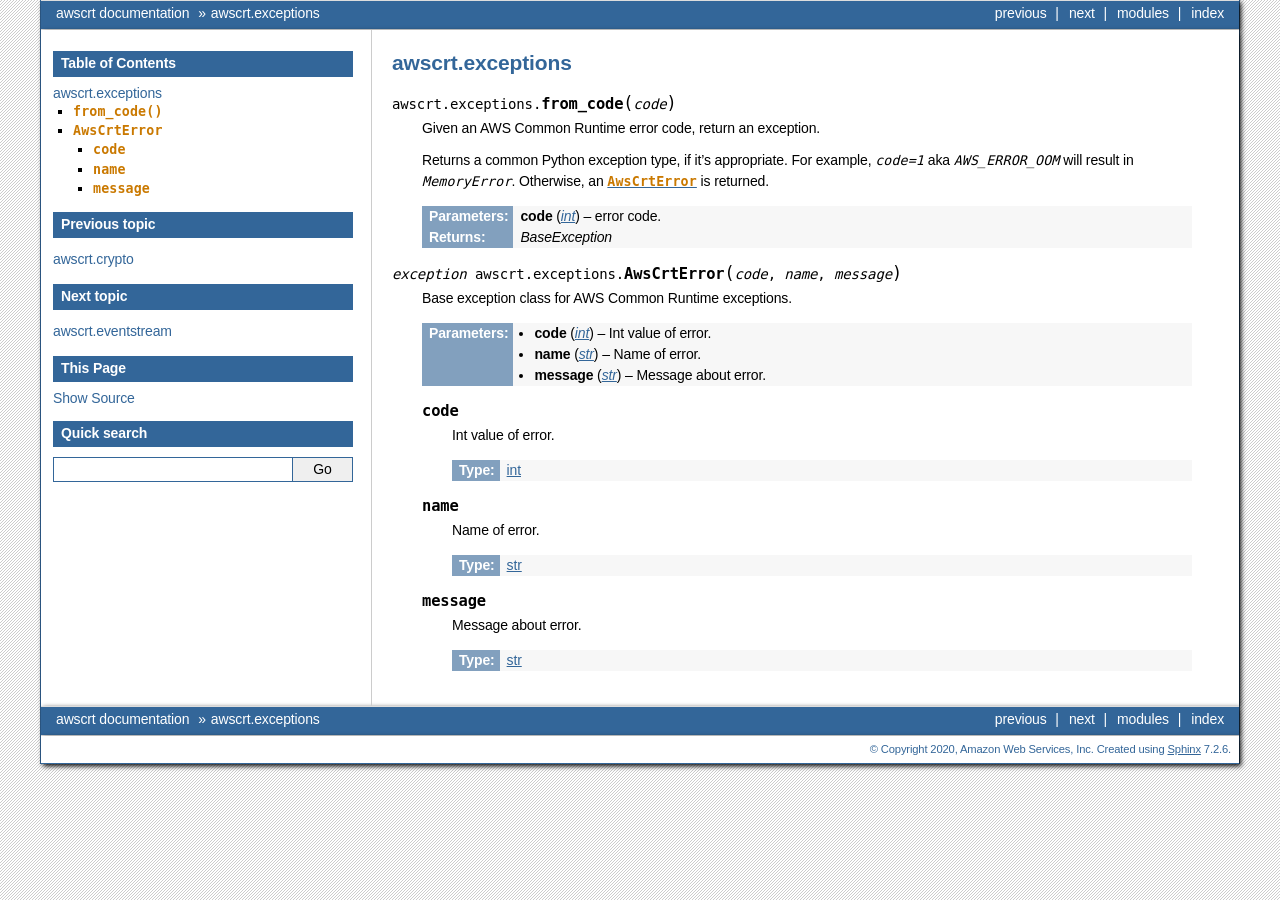
<file: docs/api/exceptions.html>
<!doctype html>

<html lang="en" data-content_root="../">
  <head>
    <meta charset="utf-8" />
    <meta name="viewport" content="width=device-width, initial-scale=1.0" /><meta name="viewport" content="width=device-width, initial-scale=1" />

    <title>awscrt.exceptions &#8212; awscrt  documentation</title>
    <link rel="stylesheet" type="text/css" href="../_static/pygments.css?v=d75fae25" />
    <link rel="stylesheet" type="text/css" href="../_static/css/custom.css?v=93be7416" />
    
    <script src="../_static/documentation_options.js?v=5929fcd5"></script>
    <script src="../_static/doctools.js?v=888ff710"></script>
    <script src="../_static/sphinx_highlight.js?v=dc90522c"></script>
    <script src="../_static/bizstyle.js"></script>
    <link rel="index" title="Index" href="../genindex.html" />
    <link rel="search" title="Search" href="../search.html" />
    <link rel="next" title="awscrt.eventstream" href="eventstream.html" />
    <link rel="prev" title="awscrt.crypto" href="crypto.html" />
    <meta name="viewport" content="width=device-width,initial-scale=1.0" />
    <!--[if lt IE 9]>
    <script src="_static/css3-mediaqueries.js"></script>
    <![endif]-->
  </head><body>
    <div class="related" role="navigation" aria-label="related navigation">
      <h3>Navigation</h3>
      <ul>
        <li class="right" style="margin-right: 10px">
          <a href="../genindex.html" title="General Index"
             accesskey="I">index</a></li>
        <li class="right" >
          <a href="../py-modindex.html" title="Python Module Index"
             >modules</a> |</li>
        <li class="right" >
          <a href="eventstream.html" title="awscrt.eventstream"
             accesskey="N">next</a> |</li>
        <li class="right" >
          <a href="crypto.html" title="awscrt.crypto"
             accesskey="P">previous</a> |</li>
        <li class="nav-item nav-item-0"><a href="../index.html">awscrt  documentation</a> &#187;</li>
        <li class="nav-item nav-item-this"><a href="">awscrt.exceptions</a></li> 
      </ul>
    </div>  

    <div class="document">
      <div class="documentwrapper">
        <div class="bodywrapper">
          <div class="body" role="main">
            
  <section id="module-awscrt.exceptions">
<span id="awscrt-exceptions"></span><h1>awscrt.exceptions<a class="headerlink" href="#module-awscrt.exceptions" title="Link to this heading">¶</a></h1>
<dl class="py function">
<dt class="sig sig-object py" id="awscrt.exceptions.from_code">
<span class="sig-prename descclassname"><span class="pre">awscrt.exceptions.</span></span><span class="sig-name descname"><span class="pre">from_code</span></span><span class="sig-paren">(</span><em class="sig-param"><span class="n"><span class="pre">code</span></span></em><span class="sig-paren">)</span><a class="headerlink" href="#awscrt.exceptions.from_code" title="Link to this definition">¶</a></dt>
<dd><p>Given an AWS Common Runtime error code, return an exception.</p>
<p>Returns a common Python exception type, if it’s appropriate.
For example, <cite>code=1</cite> aka <cite>AWS_ERROR_OOM</cite> will result in <cite>MemoryError</cite>.
Otherwise, an <a class="reference internal" href="#awscrt.exceptions.AwsCrtError" title="awscrt.exceptions.AwsCrtError"><code class="xref py py-class docutils literal notranslate"><span class="pre">AwsCrtError</span></code></a> is returned.</p>
<dl class="field-list simple">
<dt class="field-odd">Parameters<span class="colon">:</span></dt>
<dd class="field-odd"><p><strong>code</strong> (<a class="reference external" href="https://docs.python.org/3/library/functions.html#int" title="(in Python v3.13)"><em>int</em></a>) – error code.</p>
</dd>
<dt class="field-even">Returns<span class="colon">:</span></dt>
<dd class="field-even"><p><em>BaseException</em></p>
</dd>
</dl>
</dd></dl>

<dl class="py exception">
<dt class="sig sig-object py" id="awscrt.exceptions.AwsCrtError">
<em class="property"><span class="pre">exception</span><span class="w"> </span></em><span class="sig-prename descclassname"><span class="pre">awscrt.exceptions.</span></span><span class="sig-name descname"><span class="pre">AwsCrtError</span></span><span class="sig-paren">(</span><em class="sig-param"><span class="n"><span class="pre">code</span></span></em>, <em class="sig-param"><span class="n"><span class="pre">name</span></span></em>, <em class="sig-param"><span class="n"><span class="pre">message</span></span></em><span class="sig-paren">)</span><a class="headerlink" href="#awscrt.exceptions.AwsCrtError" title="Link to this definition">¶</a></dt>
<dd><p>Base exception class for AWS Common Runtime exceptions.</p>
<dl class="field-list simple">
<dt class="field-odd">Parameters<span class="colon">:</span></dt>
<dd class="field-odd"><ul class="simple">
<li><p><strong>code</strong> (<a class="reference external" href="https://docs.python.org/3/library/functions.html#int" title="(in Python v3.13)"><em>int</em></a>) – Int value of error.</p></li>
<li><p><strong>name</strong> (<a class="reference external" href="https://docs.python.org/3/library/stdtypes.html#str" title="(in Python v3.13)"><em>str</em></a>) – Name of error.</p></li>
<li><p><strong>message</strong> (<a class="reference external" href="https://docs.python.org/3/library/stdtypes.html#str" title="(in Python v3.13)"><em>str</em></a>) – Message about error.</p></li>
</ul>
</dd>
</dl>
<dl class="py attribute">
<dt class="sig sig-object py" id="awscrt.exceptions.AwsCrtError.code">
<span class="sig-name descname"><span class="pre">code</span></span><a class="headerlink" href="#awscrt.exceptions.AwsCrtError.code" title="Link to this definition">¶</a></dt>
<dd><p>Int value of error.</p>
<dl class="field-list simple">
<dt class="field-odd">Type<span class="colon">:</span></dt>
<dd class="field-odd"><p><a class="reference external" href="https://docs.python.org/3/library/functions.html#int" title="(in Python v3.13)">int</a></p>
</dd>
</dl>
</dd></dl>

<dl class="py attribute">
<dt class="sig sig-object py" id="awscrt.exceptions.AwsCrtError.name">
<span class="sig-name descname"><span class="pre">name</span></span><a class="headerlink" href="#awscrt.exceptions.AwsCrtError.name" title="Link to this definition">¶</a></dt>
<dd><p>Name of error.</p>
<dl class="field-list simple">
<dt class="field-odd">Type<span class="colon">:</span></dt>
<dd class="field-odd"><p><a class="reference external" href="https://docs.python.org/3/library/stdtypes.html#str" title="(in Python v3.13)">str</a></p>
</dd>
</dl>
</dd></dl>

<dl class="py attribute">
<dt class="sig sig-object py" id="awscrt.exceptions.AwsCrtError.message">
<span class="sig-name descname"><span class="pre">message</span></span><a class="headerlink" href="#awscrt.exceptions.AwsCrtError.message" title="Link to this definition">¶</a></dt>
<dd><p>Message about error.</p>
<dl class="field-list simple">
<dt class="field-odd">Type<span class="colon">:</span></dt>
<dd class="field-odd"><p><a class="reference external" href="https://docs.python.org/3/library/stdtypes.html#str" title="(in Python v3.13)">str</a></p>
</dd>
</dl>
</dd></dl>

</dd></dl>

</section>


            <div class="clearer"></div>
          </div>
        </div>
      </div>
      <div class="sphinxsidebar" role="navigation" aria-label="main navigation">
        <div class="sphinxsidebarwrapper">
  <div>
    <h3><a href="../index.html">Table of Contents</a></h3>
    <ul>
<li><a class="reference internal" href="#">awscrt.exceptions</a><ul>
<li><a class="reference internal" href="#awscrt.exceptions.from_code"><code class="docutils literal notranslate"><span class="pre">from_code()</span></code></a></li>
<li><a class="reference internal" href="#awscrt.exceptions.AwsCrtError"><code class="docutils literal notranslate"><span class="pre">AwsCrtError</span></code></a><ul>
<li><a class="reference internal" href="#awscrt.exceptions.AwsCrtError.code"><code class="docutils literal notranslate"><span class="pre">code</span></code></a></li>
<li><a class="reference internal" href="#awscrt.exceptions.AwsCrtError.name"><code class="docutils literal notranslate"><span class="pre">name</span></code></a></li>
<li><a class="reference internal" href="#awscrt.exceptions.AwsCrtError.message"><code class="docutils literal notranslate"><span class="pre">message</span></code></a></li>
</ul>
</li>
</ul>
</li>
</ul>

  </div>
  <div>
    <h4>Previous topic</h4>
    <p class="topless"><a href="crypto.html"
                          title="previous chapter">awscrt.crypto</a></p>
  </div>
  <div>
    <h4>Next topic</h4>
    <p class="topless"><a href="eventstream.html"
                          title="next chapter">awscrt.eventstream</a></p>
  </div>
  <div role="note" aria-label="source link">
    <h3>This Page</h3>
    <ul class="this-page-menu">
      <li><a href="../_sources/api/exceptions.rst.txt"
            rel="nofollow">Show Source</a></li>
    </ul>
   </div>
<div id="searchbox" style="display: none" role="search">
  <h3 id="searchlabel">Quick search</h3>
    <div class="searchformwrapper">
    <form class="search" action="../search.html" method="get">
      <input type="text" name="q" aria-labelledby="searchlabel" autocomplete="off" autocorrect="off" autocapitalize="off" spellcheck="false"/>
      <input type="submit" value="Go" />
    </form>
    </div>
</div>
<script>document.getElementById('searchbox').style.display = "block"</script>
        </div>
      </div>
      <div class="clearer"></div>
    </div>
    <div class="related" role="navigation" aria-label="related navigation">
      <h3>Navigation</h3>
      <ul>
        <li class="right" style="margin-right: 10px">
          <a href="../genindex.html" title="General Index"
             >index</a></li>
        <li class="right" >
          <a href="../py-modindex.html" title="Python Module Index"
             >modules</a> |</li>
        <li class="right" >
          <a href="eventstream.html" title="awscrt.eventstream"
             >next</a> |</li>
        <li class="right" >
          <a href="crypto.html" title="awscrt.crypto"
             >previous</a> |</li>
        <li class="nav-item nav-item-0"><a href="../index.html">awscrt  documentation</a> &#187;</li>
        <li class="nav-item nav-item-this"><a href="">awscrt.exceptions</a></li> 
      </ul>
    </div>
    <div class="footer" role="contentinfo">
    &#169; Copyright 2020, Amazon Web Services, Inc.
      Created using <a href="https://www.sphinx-doc.org/">Sphinx</a> 7.2.6.
    </div>
  </body>
</html>
</file>
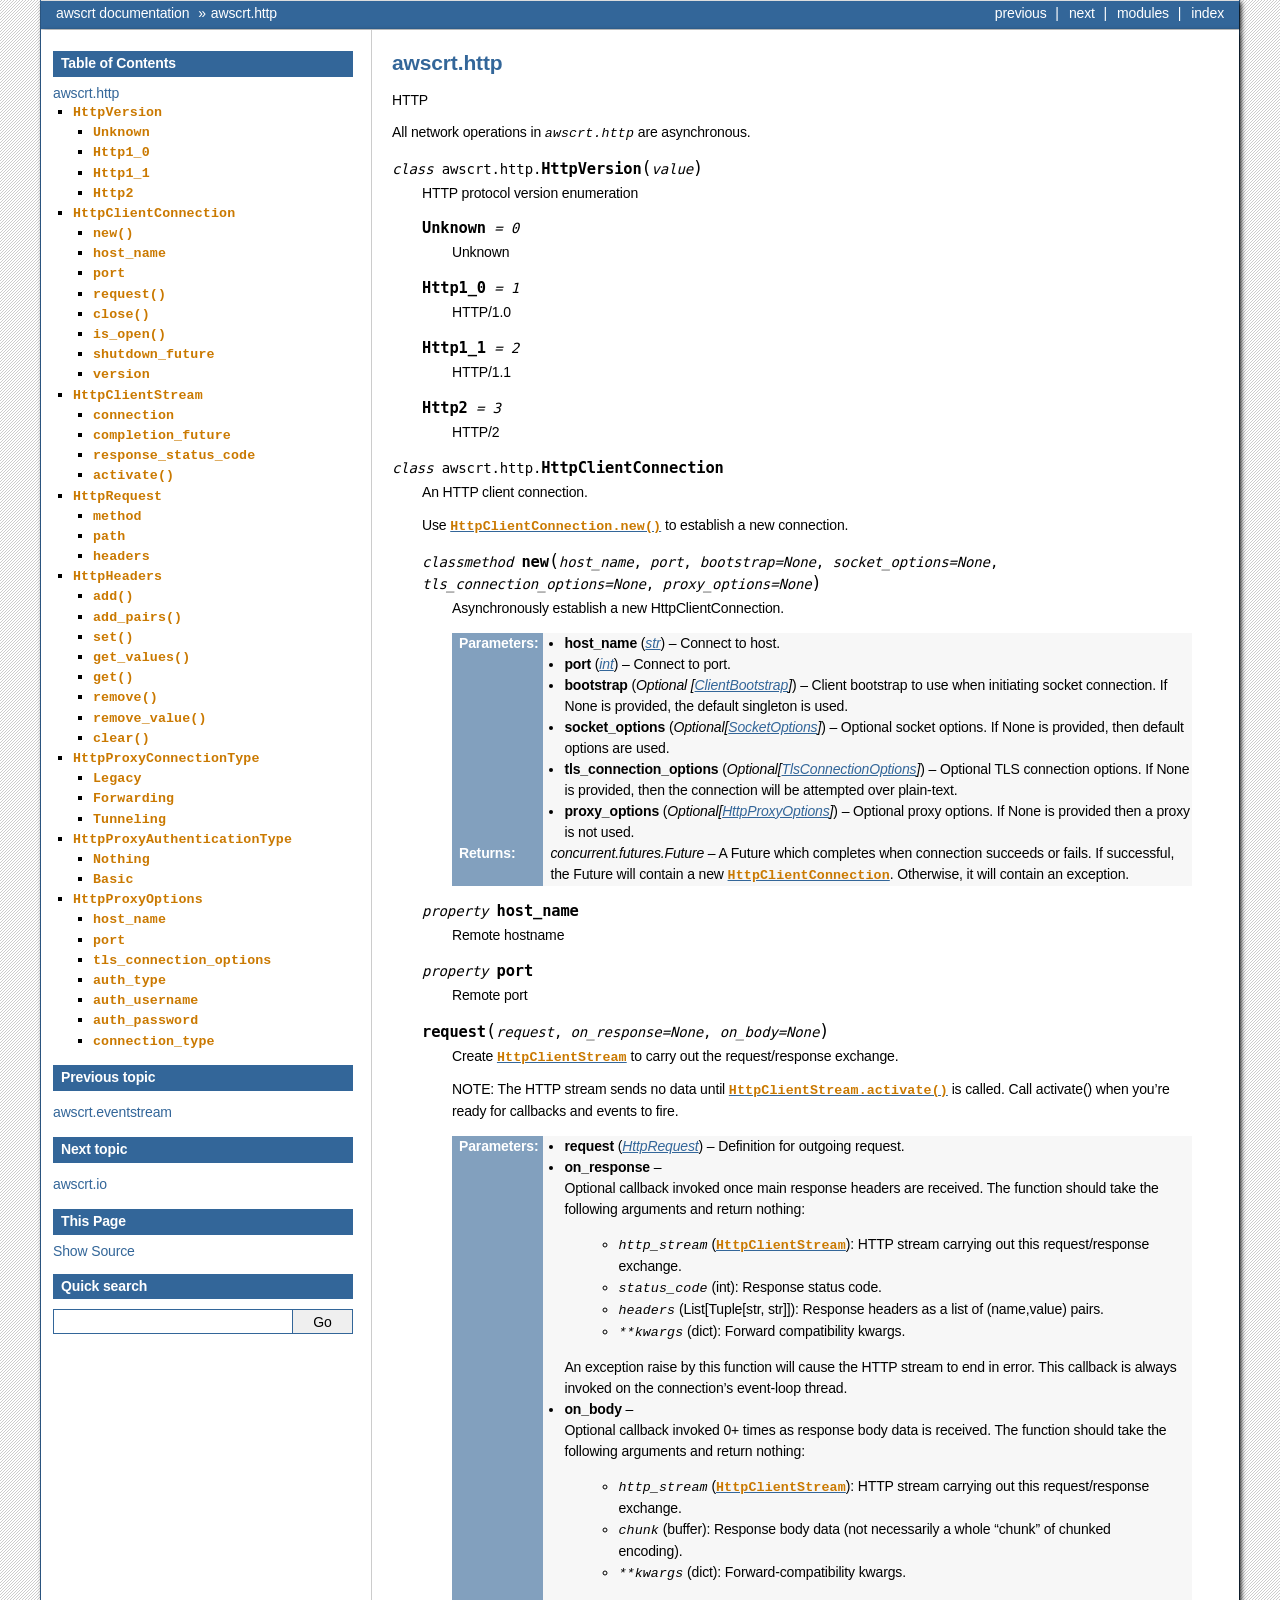
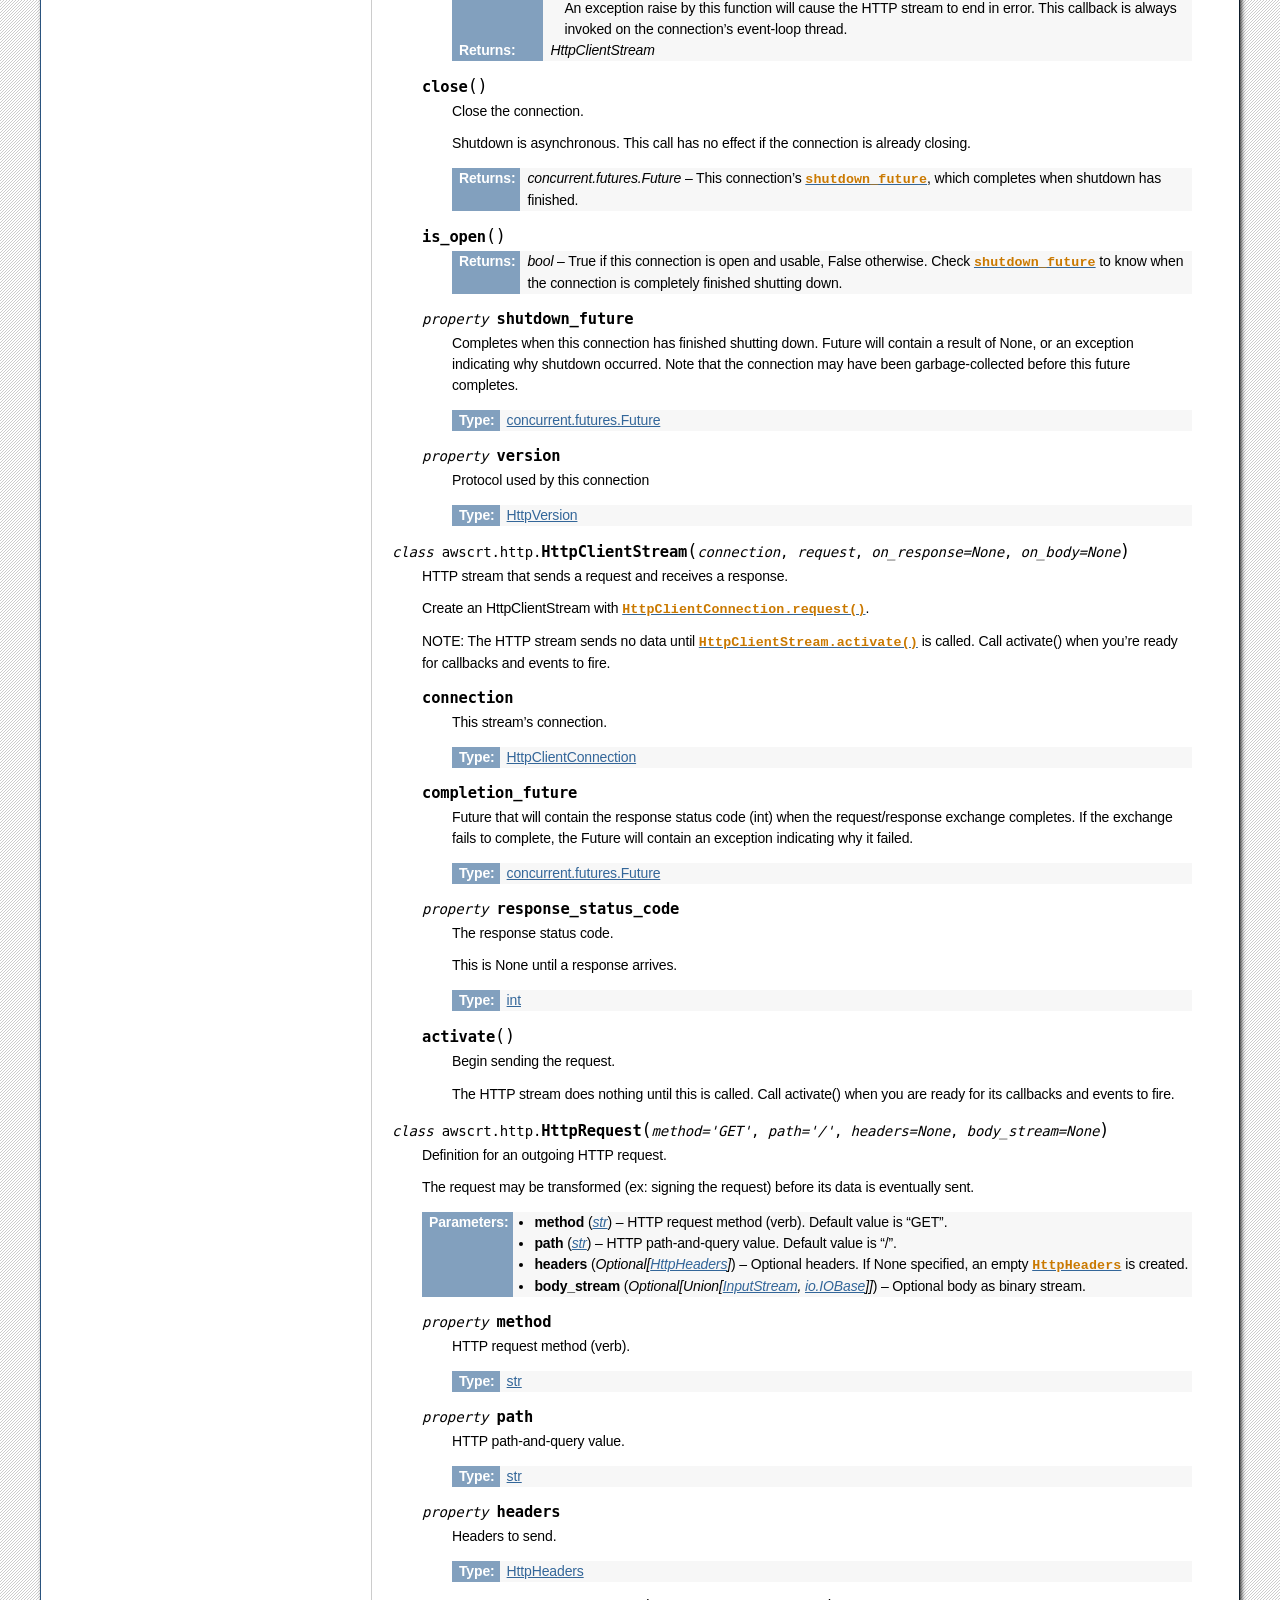
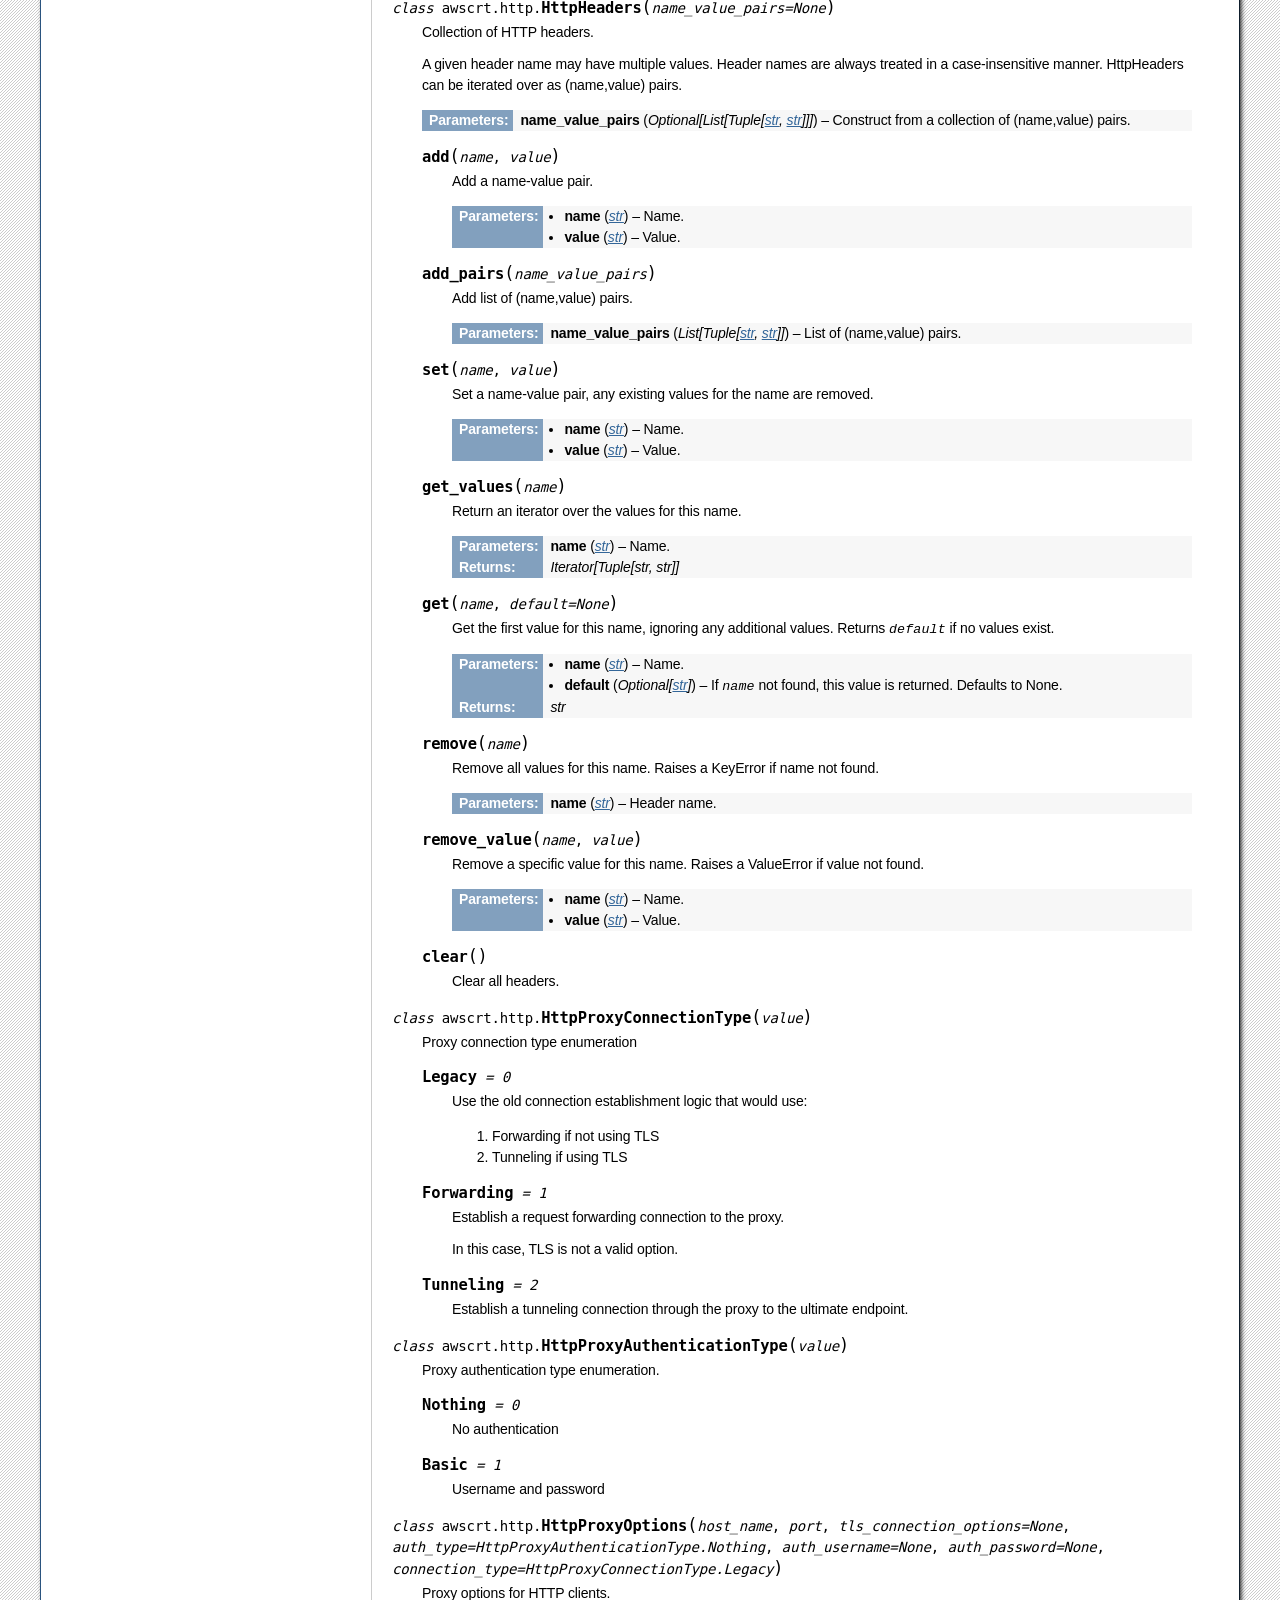
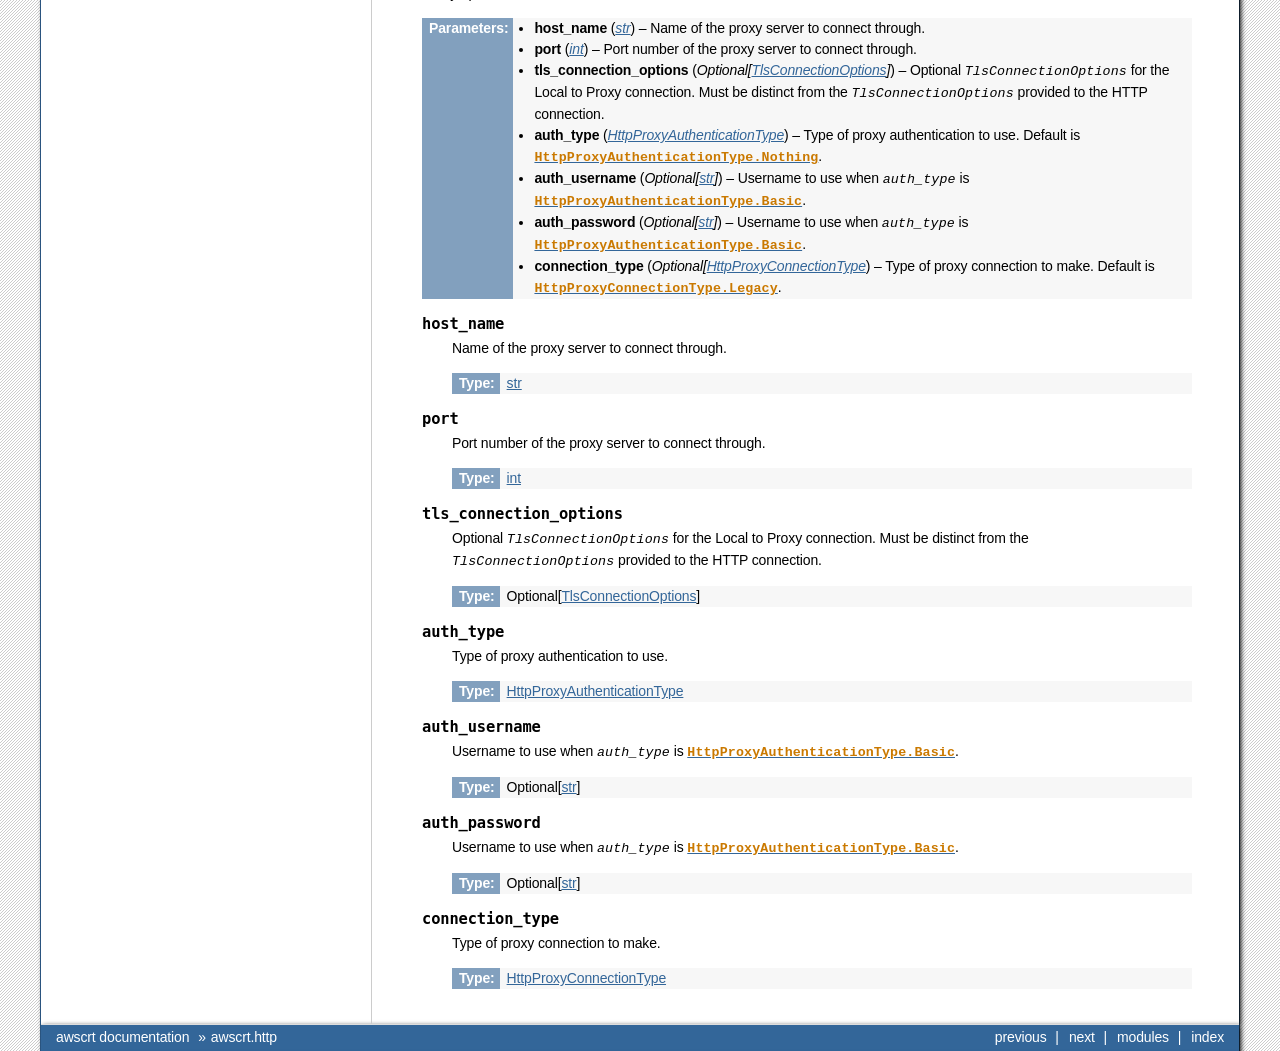
<file: docs/api/http.html>
<!doctype html>

<html lang="en" data-content_root="../">
  <head>
    <meta charset="utf-8" />
    <meta name="viewport" content="width=device-width, initial-scale=1.0" /><meta name="viewport" content="width=device-width, initial-scale=1" />

    <title>awscrt.http &#8212; awscrt  documentation</title>
    <link rel="stylesheet" type="text/css" href="../_static/pygments.css?v=d75fae25" />
    <link rel="stylesheet" type="text/css" href="../_static/css/custom.css?v=93be7416" />
    
    <script src="../_static/documentation_options.js?v=5929fcd5"></script>
    <script src="../_static/doctools.js?v=888ff710"></script>
    <script src="../_static/sphinx_highlight.js?v=dc90522c"></script>
    <script src="../_static/bizstyle.js"></script>
    <link rel="index" title="Index" href="../genindex.html" />
    <link rel="search" title="Search" href="../search.html" />
    <link rel="next" title="awscrt.io" href="io.html" />
    <link rel="prev" title="awscrt.eventstream" href="eventstream.html" />
    <meta name="viewport" content="width=device-width,initial-scale=1.0" />
    <!--[if lt IE 9]>
    <script src="_static/css3-mediaqueries.js"></script>
    <![endif]-->
  </head><body>
    <div class="related" role="navigation" aria-label="related navigation">
      <h3>Navigation</h3>
      <ul>
        <li class="right" style="margin-right: 10px">
          <a href="../genindex.html" title="General Index"
             accesskey="I">index</a></li>
        <li class="right" >
          <a href="../py-modindex.html" title="Python Module Index"
             >modules</a> |</li>
        <li class="right" >
          <a href="io.html" title="awscrt.io"
             accesskey="N">next</a> |</li>
        <li class="right" >
          <a href="eventstream.html" title="awscrt.eventstream"
             accesskey="P">previous</a> |</li>
        <li class="nav-item nav-item-0"><a href="../index.html">awscrt  documentation</a> &#187;</li>
        <li class="nav-item nav-item-this"><a href="">awscrt.http</a></li> 
      </ul>
    </div>  

    <div class="document">
      <div class="documentwrapper">
        <div class="bodywrapper">
          <div class="body" role="main">
            
  <section id="module-awscrt.http">
<span id="awscrt-http"></span><h1>awscrt.http<a class="headerlink" href="#module-awscrt.http" title="Link to this heading">¶</a></h1>
<p>HTTP</p>
<p>All network operations in <cite>awscrt.http</cite> are asynchronous.</p>
<dl class="py class">
<dt class="sig sig-object py" id="awscrt.http.HttpVersion">
<em class="property"><span class="pre">class</span><span class="w"> </span></em><span class="sig-prename descclassname"><span class="pre">awscrt.http.</span></span><span class="sig-name descname"><span class="pre">HttpVersion</span></span><span class="sig-paren">(</span><em class="sig-param"><span class="n"><span class="pre">value</span></span></em><span class="sig-paren">)</span><a class="headerlink" href="#awscrt.http.HttpVersion" title="Link to this definition">¶</a></dt>
<dd><p>HTTP protocol version enumeration</p>
<dl class="py attribute">
<dt class="sig sig-object py" id="awscrt.http.HttpVersion.Unknown">
<span class="sig-name descname"><span class="pre">Unknown</span></span><em class="property"><span class="w"> </span><span class="p"><span class="pre">=</span></span><span class="w"> </span><span class="pre">0</span></em><a class="headerlink" href="#awscrt.http.HttpVersion.Unknown" title="Link to this definition">¶</a></dt>
<dd><p>Unknown</p>
</dd></dl>

<dl class="py attribute">
<dt class="sig sig-object py" id="awscrt.http.HttpVersion.Http1_0">
<span class="sig-name descname"><span class="pre">Http1_0</span></span><em class="property"><span class="w"> </span><span class="p"><span class="pre">=</span></span><span class="w"> </span><span class="pre">1</span></em><a class="headerlink" href="#awscrt.http.HttpVersion.Http1_0" title="Link to this definition">¶</a></dt>
<dd><p>HTTP/1.0</p>
</dd></dl>

<dl class="py attribute">
<dt class="sig sig-object py" id="awscrt.http.HttpVersion.Http1_1">
<span class="sig-name descname"><span class="pre">Http1_1</span></span><em class="property"><span class="w"> </span><span class="p"><span class="pre">=</span></span><span class="w"> </span><span class="pre">2</span></em><a class="headerlink" href="#awscrt.http.HttpVersion.Http1_1" title="Link to this definition">¶</a></dt>
<dd><p>HTTP/1.1</p>
</dd></dl>

<dl class="py attribute">
<dt class="sig sig-object py" id="awscrt.http.HttpVersion.Http2">
<span class="sig-name descname"><span class="pre">Http2</span></span><em class="property"><span class="w"> </span><span class="p"><span class="pre">=</span></span><span class="w"> </span><span class="pre">3</span></em><a class="headerlink" href="#awscrt.http.HttpVersion.Http2" title="Link to this definition">¶</a></dt>
<dd><p>HTTP/2</p>
</dd></dl>

</dd></dl>

<dl class="py class">
<dt class="sig sig-object py" id="awscrt.http.HttpClientConnection">
<em class="property"><span class="pre">class</span><span class="w"> </span></em><span class="sig-prename descclassname"><span class="pre">awscrt.http.</span></span><span class="sig-name descname"><span class="pre">HttpClientConnection</span></span><a class="headerlink" href="#awscrt.http.HttpClientConnection" title="Link to this definition">¶</a></dt>
<dd><p>An HTTP client connection.</p>
<p>Use <a class="reference internal" href="#awscrt.http.HttpClientConnection.new" title="awscrt.http.HttpClientConnection.new"><code class="xref py py-meth docutils literal notranslate"><span class="pre">HttpClientConnection.new()</span></code></a> to establish a new connection.</p>
<dl class="py method">
<dt class="sig sig-object py" id="awscrt.http.HttpClientConnection.new">
<em class="property"><span class="pre">classmethod</span><span class="w"> </span></em><span class="sig-name descname"><span class="pre">new</span></span><span class="sig-paren">(</span><em class="sig-param"><span class="n"><span class="pre">host_name</span></span></em>, <em class="sig-param"><span class="n"><span class="pre">port</span></span></em>, <em class="sig-param"><span class="n"><span class="pre">bootstrap</span></span><span class="o"><span class="pre">=</span></span><span class="default_value"><span class="pre">None</span></span></em>, <em class="sig-param"><span class="n"><span class="pre">socket_options</span></span><span class="o"><span class="pre">=</span></span><span class="default_value"><span class="pre">None</span></span></em>, <em class="sig-param"><span class="n"><span class="pre">tls_connection_options</span></span><span class="o"><span class="pre">=</span></span><span class="default_value"><span class="pre">None</span></span></em>, <em class="sig-param"><span class="n"><span class="pre">proxy_options</span></span><span class="o"><span class="pre">=</span></span><span class="default_value"><span class="pre">None</span></span></em><span class="sig-paren">)</span><a class="headerlink" href="#awscrt.http.HttpClientConnection.new" title="Link to this definition">¶</a></dt>
<dd><p>Asynchronously establish a new HttpClientConnection.</p>
<dl class="field-list simple">
<dt class="field-odd">Parameters<span class="colon">:</span></dt>
<dd class="field-odd"><ul class="simple">
<li><p><strong>host_name</strong> (<a class="reference external" href="https://docs.python.org/3/library/stdtypes.html#str" title="(in Python v3.13)"><em>str</em></a>) – Connect to host.</p></li>
<li><p><strong>port</strong> (<a class="reference external" href="https://docs.python.org/3/library/functions.html#int" title="(in Python v3.13)"><em>int</em></a>) – Connect to port.</p></li>
<li><p><strong>bootstrap</strong> (<em>Optional</em><em> [</em><a class="reference internal" href="io.html#awscrt.io.ClientBootstrap" title="awscrt.io.ClientBootstrap"><em>ClientBootstrap</em></a><em>]</em>) – Client bootstrap to use when initiating socket connection.
If None is provided, the default singleton is used.</p></li>
<li><p><strong>socket_options</strong> (<em>Optional</em><em>[</em><a class="reference internal" href="io.html#awscrt.io.SocketOptions" title="awscrt.io.SocketOptions"><em>SocketOptions</em></a><em>]</em>) – Optional socket options.
If None is provided, then default options are used.</p></li>
<li><p><strong>tls_connection_options</strong> (<em>Optional</em><em>[</em><a class="reference internal" href="io.html#awscrt.io.TlsConnectionOptions" title="awscrt.io.TlsConnectionOptions"><em>TlsConnectionOptions</em></a><em>]</em>) – Optional TLS
connection options. If None is provided, then the connection will
be attempted over plain-text.</p></li>
<li><p><strong>proxy_options</strong> (<em>Optional</em><em>[</em><a class="reference internal" href="#awscrt.http.HttpProxyOptions" title="awscrt.http.HttpProxyOptions"><em>HttpProxyOptions</em></a><em>]</em>) – Optional proxy options.
If None is provided then a proxy is not used.</p></li>
</ul>
</dd>
<dt class="field-even">Returns<span class="colon">:</span></dt>
<dd class="field-even"><p><em>concurrent.futures.Future</em> – A Future which completes when connection succeeds or fails.
If successful, the Future will contain a new <a class="reference internal" href="#awscrt.http.HttpClientConnection" title="awscrt.http.HttpClientConnection"><code class="xref py py-class docutils literal notranslate"><span class="pre">HttpClientConnection</span></code></a>.
Otherwise, it will contain an exception.</p>
</dd>
</dl>
</dd></dl>

<dl class="py property">
<dt class="sig sig-object py" id="awscrt.http.HttpClientConnection.host_name">
<em class="property"><span class="pre">property</span><span class="w"> </span></em><span class="sig-name descname"><span class="pre">host_name</span></span><a class="headerlink" href="#awscrt.http.HttpClientConnection.host_name" title="Link to this definition">¶</a></dt>
<dd><p>Remote hostname</p>
</dd></dl>

<dl class="py property">
<dt class="sig sig-object py" id="awscrt.http.HttpClientConnection.port">
<em class="property"><span class="pre">property</span><span class="w"> </span></em><span class="sig-name descname"><span class="pre">port</span></span><a class="headerlink" href="#awscrt.http.HttpClientConnection.port" title="Link to this definition">¶</a></dt>
<dd><p>Remote port</p>
</dd></dl>

<dl class="py method">
<dt class="sig sig-object py" id="awscrt.http.HttpClientConnection.request">
<span class="sig-name descname"><span class="pre">request</span></span><span class="sig-paren">(</span><em class="sig-param"><span class="n"><span class="pre">request</span></span></em>, <em class="sig-param"><span class="n"><span class="pre">on_response</span></span><span class="o"><span class="pre">=</span></span><span class="default_value"><span class="pre">None</span></span></em>, <em class="sig-param"><span class="n"><span class="pre">on_body</span></span><span class="o"><span class="pre">=</span></span><span class="default_value"><span class="pre">None</span></span></em><span class="sig-paren">)</span><a class="headerlink" href="#awscrt.http.HttpClientConnection.request" title="Link to this definition">¶</a></dt>
<dd><p>Create <a class="reference internal" href="#awscrt.http.HttpClientStream" title="awscrt.http.HttpClientStream"><code class="xref py py-class docutils literal notranslate"><span class="pre">HttpClientStream</span></code></a> to carry out the request/response exchange.</p>
<p>NOTE: The HTTP stream sends no data until <a class="reference internal" href="#awscrt.http.HttpClientStream.activate" title="awscrt.http.HttpClientStream.activate"><code class="xref py py-meth docutils literal notranslate"><span class="pre">HttpClientStream.activate()</span></code></a>
is called. Call activate() when you’re ready for callbacks and events to fire.</p>
<dl class="field-list simple">
<dt class="field-odd">Parameters<span class="colon">:</span></dt>
<dd class="field-odd"><ul class="simple">
<li><p><strong>request</strong> (<a class="reference internal" href="#awscrt.http.HttpRequest" title="awscrt.http.HttpRequest"><em>HttpRequest</em></a>) – Definition for outgoing request.</p></li>
<li><p><strong>on_response</strong> – <p>Optional callback invoked once main response headers are received.
The function should take the following arguments and return nothing:</p>
<blockquote>
<div><ul>
<li><p><cite>http_stream</cite> (<a class="reference internal" href="#awscrt.http.HttpClientStream" title="awscrt.http.HttpClientStream"><code class="xref py py-class docutils literal notranslate"><span class="pre">HttpClientStream</span></code></a>): HTTP stream carrying
out this request/response exchange.</p></li>
<li><p><cite>status_code</cite> (int): Response status code.</p></li>
<li><p><cite>headers</cite> (List[Tuple[str, str]]): Response headers as a
list of (name,value) pairs.</p></li>
<li><p><cite>**kwargs</cite> (dict): Forward compatibility kwargs.</p></li>
</ul>
</div></blockquote>
<p>An exception raise by this function will cause the HTTP stream to end in error.
This callback is always invoked on the connection’s event-loop thread.</p>
</p></li>
<li><p><strong>on_body</strong> – <p>Optional callback invoked 0+ times as response body data is received.
The function should take the following arguments and return nothing:</p>
<blockquote>
<div><ul>
<li><p><cite>http_stream</cite> (<a class="reference internal" href="#awscrt.http.HttpClientStream" title="awscrt.http.HttpClientStream"><code class="xref py py-class docutils literal notranslate"><span class="pre">HttpClientStream</span></code></a>): HTTP stream carrying
out this request/response exchange.</p></li>
<li><p><cite>chunk</cite> (buffer): Response body data (not necessarily
a whole “chunk” of chunked encoding).</p></li>
<li><p><cite>**kwargs</cite> (dict): Forward-compatibility kwargs.</p></li>
</ul>
</div></blockquote>
<p>An exception raise by this function will cause the HTTP stream to end in error.
This callback is always invoked on the connection’s event-loop thread.</p>
</p></li>
</ul>
</dd>
<dt class="field-even">Returns<span class="colon">:</span></dt>
<dd class="field-even"><p><em>HttpClientStream</em></p>
</dd>
</dl>
</dd></dl>

<dl class="py method">
<dt class="sig sig-object py" id="awscrt.http.HttpClientConnection.close">
<span class="sig-name descname"><span class="pre">close</span></span><span class="sig-paren">(</span><span class="sig-paren">)</span><a class="headerlink" href="#awscrt.http.HttpClientConnection.close" title="Link to this definition">¶</a></dt>
<dd><p>Close the connection.</p>
<p>Shutdown is asynchronous. This call has no effect if the connection is already
closing.</p>
<dl class="field-list simple">
<dt class="field-odd">Returns<span class="colon">:</span></dt>
<dd class="field-odd"><p><em>concurrent.futures.Future</em> – This connection’s <a class="reference internal" href="#awscrt.http.HttpClientConnection.shutdown_future" title="awscrt.http.HttpClientConnection.shutdown_future"><code class="xref py py-attr docutils literal notranslate"><span class="pre">shutdown_future</span></code></a>,
which completes when shutdown has finished.</p>
</dd>
</dl>
</dd></dl>

<dl class="py method">
<dt class="sig sig-object py" id="awscrt.http.HttpClientConnection.is_open">
<span class="sig-name descname"><span class="pre">is_open</span></span><span class="sig-paren">(</span><span class="sig-paren">)</span><a class="headerlink" href="#awscrt.http.HttpClientConnection.is_open" title="Link to this definition">¶</a></dt>
<dd><dl class="field-list simple">
<dt class="field-odd">Returns<span class="colon">:</span></dt>
<dd class="field-odd"><p><em>bool</em> – True if this connection is open and usable, False otherwise.
Check <a class="reference internal" href="#awscrt.http.HttpClientConnection.shutdown_future" title="awscrt.http.HttpClientConnection.shutdown_future"><code class="xref py py-attr docutils literal notranslate"><span class="pre">shutdown_future</span></code></a> to know when the connection is completely
finished shutting down.</p>
</dd>
</dl>
</dd></dl>

<dl class="py property">
<dt class="sig sig-object py" id="awscrt.http.HttpClientConnection.shutdown_future">
<em class="property"><span class="pre">property</span><span class="w"> </span></em><span class="sig-name descname"><span class="pre">shutdown_future</span></span><a class="headerlink" href="#awscrt.http.HttpClientConnection.shutdown_future" title="Link to this definition">¶</a></dt>
<dd><p>Completes when this connection has finished shutting down.
Future will contain a result of None, or an exception indicating why shutdown occurred.
Note that the connection may have been garbage-collected before this future completes.</p>
<dl class="field-list simple">
<dt class="field-odd">Type<span class="colon">:</span></dt>
<dd class="field-odd"><p><a class="reference external" href="https://docs.python.org/3/library/concurrent.futures.html#concurrent.futures.Future" title="(in Python v3.13)">concurrent.futures.Future</a></p>
</dd>
</dl>
</dd></dl>

<dl class="py property">
<dt class="sig sig-object py" id="awscrt.http.HttpClientConnection.version">
<em class="property"><span class="pre">property</span><span class="w"> </span></em><span class="sig-name descname"><span class="pre">version</span></span><a class="headerlink" href="#awscrt.http.HttpClientConnection.version" title="Link to this definition">¶</a></dt>
<dd><p>Protocol used by this connection</p>
<dl class="field-list simple">
<dt class="field-odd">Type<span class="colon">:</span></dt>
<dd class="field-odd"><p><a class="reference internal" href="#awscrt.http.HttpVersion" title="awscrt.http.HttpVersion">HttpVersion</a></p>
</dd>
</dl>
</dd></dl>

</dd></dl>

<dl class="py class">
<dt class="sig sig-object py" id="awscrt.http.HttpClientStream">
<em class="property"><span class="pre">class</span><span class="w"> </span></em><span class="sig-prename descclassname"><span class="pre">awscrt.http.</span></span><span class="sig-name descname"><span class="pre">HttpClientStream</span></span><span class="sig-paren">(</span><em class="sig-param"><span class="n"><span class="pre">connection</span></span></em>, <em class="sig-param"><span class="n"><span class="pre">request</span></span></em>, <em class="sig-param"><span class="n"><span class="pre">on_response</span></span><span class="o"><span class="pre">=</span></span><span class="default_value"><span class="pre">None</span></span></em>, <em class="sig-param"><span class="n"><span class="pre">on_body</span></span><span class="o"><span class="pre">=</span></span><span class="default_value"><span class="pre">None</span></span></em><span class="sig-paren">)</span><a class="headerlink" href="#awscrt.http.HttpClientStream" title="Link to this definition">¶</a></dt>
<dd><p>HTTP stream that sends a request and receives a response.</p>
<p>Create an HttpClientStream with <a class="reference internal" href="#awscrt.http.HttpClientConnection.request" title="awscrt.http.HttpClientConnection.request"><code class="xref py py-meth docutils literal notranslate"><span class="pre">HttpClientConnection.request()</span></code></a>.</p>
<p>NOTE: The HTTP stream sends no data until <a class="reference internal" href="#awscrt.http.HttpClientStream.activate" title="awscrt.http.HttpClientStream.activate"><code class="xref py py-meth docutils literal notranslate"><span class="pre">HttpClientStream.activate()</span></code></a>
is called. Call activate() when you’re ready for callbacks and events to fire.</p>
<dl class="py attribute">
<dt class="sig sig-object py" id="awscrt.http.HttpClientStream.connection">
<span class="sig-name descname"><span class="pre">connection</span></span><a class="headerlink" href="#awscrt.http.HttpClientStream.connection" title="Link to this definition">¶</a></dt>
<dd><p>This stream’s connection.</p>
<dl class="field-list simple">
<dt class="field-odd">Type<span class="colon">:</span></dt>
<dd class="field-odd"><p><a class="reference internal" href="#awscrt.http.HttpClientConnection" title="awscrt.http.HttpClientConnection">HttpClientConnection</a></p>
</dd>
</dl>
</dd></dl>

<dl class="py attribute">
<dt class="sig sig-object py" id="awscrt.http.HttpClientStream.completion_future">
<span class="sig-name descname"><span class="pre">completion_future</span></span><a class="headerlink" href="#awscrt.http.HttpClientStream.completion_future" title="Link to this definition">¶</a></dt>
<dd><p>Future that will contain
the response status code (int) when the request/response exchange
completes. If the exchange fails to complete, the Future will
contain an exception indicating why it failed.</p>
<dl class="field-list simple">
<dt class="field-odd">Type<span class="colon">:</span></dt>
<dd class="field-odd"><p><a class="reference external" href="https://docs.python.org/3/library/concurrent.futures.html#concurrent.futures.Future" title="(in Python v3.13)">concurrent.futures.Future</a></p>
</dd>
</dl>
</dd></dl>

<dl class="py property">
<dt class="sig sig-object py" id="awscrt.http.HttpClientStream.response_status_code">
<em class="property"><span class="pre">property</span><span class="w"> </span></em><span class="sig-name descname"><span class="pre">response_status_code</span></span><a class="headerlink" href="#awscrt.http.HttpClientStream.response_status_code" title="Link to this definition">¶</a></dt>
<dd><p>The response status code.</p>
<p>This is None until a response arrives.</p>
<dl class="field-list simple">
<dt class="field-odd">Type<span class="colon">:</span></dt>
<dd class="field-odd"><p><a class="reference external" href="https://docs.python.org/3/library/functions.html#int" title="(in Python v3.13)">int</a></p>
</dd>
</dl>
</dd></dl>

<dl class="py method">
<dt class="sig sig-object py" id="awscrt.http.HttpClientStream.activate">
<span class="sig-name descname"><span class="pre">activate</span></span><span class="sig-paren">(</span><span class="sig-paren">)</span><a class="headerlink" href="#awscrt.http.HttpClientStream.activate" title="Link to this definition">¶</a></dt>
<dd><p>Begin sending the request.</p>
<p>The HTTP stream does nothing until this is called. Call activate() when you
are ready for its callbacks and events to fire.</p>
</dd></dl>

</dd></dl>

<dl class="py class">
<dt class="sig sig-object py" id="awscrt.http.HttpRequest">
<em class="property"><span class="pre">class</span><span class="w"> </span></em><span class="sig-prename descclassname"><span class="pre">awscrt.http.</span></span><span class="sig-name descname"><span class="pre">HttpRequest</span></span><span class="sig-paren">(</span><em class="sig-param"><span class="n"><span class="pre">method</span></span><span class="o"><span class="pre">=</span></span><span class="default_value"><span class="pre">'GET'</span></span></em>, <em class="sig-param"><span class="n"><span class="pre">path</span></span><span class="o"><span class="pre">=</span></span><span class="default_value"><span class="pre">'/'</span></span></em>, <em class="sig-param"><span class="n"><span class="pre">headers</span></span><span class="o"><span class="pre">=</span></span><span class="default_value"><span class="pre">None</span></span></em>, <em class="sig-param"><span class="n"><span class="pre">body_stream</span></span><span class="o"><span class="pre">=</span></span><span class="default_value"><span class="pre">None</span></span></em><span class="sig-paren">)</span><a class="headerlink" href="#awscrt.http.HttpRequest" title="Link to this definition">¶</a></dt>
<dd><p>Definition for an outgoing HTTP request.</p>
<p>The request may be transformed (ex: signing the request) before its data is eventually sent.</p>
<dl class="field-list simple">
<dt class="field-odd">Parameters<span class="colon">:</span></dt>
<dd class="field-odd"><ul class="simple">
<li><p><strong>method</strong> (<a class="reference external" href="https://docs.python.org/3/library/stdtypes.html#str" title="(in Python v3.13)"><em>str</em></a>) – HTTP request method (verb). Default value is “GET”.</p></li>
<li><p><strong>path</strong> (<a class="reference external" href="https://docs.python.org/3/library/stdtypes.html#str" title="(in Python v3.13)"><em>str</em></a>) – HTTP path-and-query value. Default value is “/”.</p></li>
<li><p><strong>headers</strong> (<em>Optional</em><em>[</em><a class="reference internal" href="#awscrt.http.HttpHeaders" title="awscrt.http.HttpHeaders"><em>HttpHeaders</em></a><em>]</em>) – Optional headers. If None specified,
an empty <a class="reference internal" href="#awscrt.http.HttpHeaders" title="awscrt.http.HttpHeaders"><code class="xref py py-class docutils literal notranslate"><span class="pre">HttpHeaders</span></code></a> is created.</p></li>
<li><p><strong>body_stream</strong> (<em>Optional</em><em>[</em><em>Union</em><em>[</em><a class="reference internal" href="io.html#awscrt.io.InputStream" title="awscrt.io.InputStream"><em>InputStream</em></a><em>, </em><a class="reference external" href="https://docs.python.org/3/library/io.html#io.IOBase" title="(in Python v3.13)"><em>io.IOBase</em></a><em>]</em><em>]</em>) – Optional body as binary stream.</p></li>
</ul>
</dd>
</dl>
<dl class="py property">
<dt class="sig sig-object py" id="awscrt.http.HttpRequest.method">
<em class="property"><span class="pre">property</span><span class="w"> </span></em><span class="sig-name descname"><span class="pre">method</span></span><a class="headerlink" href="#awscrt.http.HttpRequest.method" title="Link to this definition">¶</a></dt>
<dd><p>HTTP request method (verb).</p>
<dl class="field-list simple">
<dt class="field-odd">Type<span class="colon">:</span></dt>
<dd class="field-odd"><p><a class="reference external" href="https://docs.python.org/3/library/stdtypes.html#str" title="(in Python v3.13)">str</a></p>
</dd>
</dl>
</dd></dl>

<dl class="py property">
<dt class="sig sig-object py" id="awscrt.http.HttpRequest.path">
<em class="property"><span class="pre">property</span><span class="w"> </span></em><span class="sig-name descname"><span class="pre">path</span></span><a class="headerlink" href="#awscrt.http.HttpRequest.path" title="Link to this definition">¶</a></dt>
<dd><p>HTTP path-and-query value.</p>
<dl class="field-list simple">
<dt class="field-odd">Type<span class="colon">:</span></dt>
<dd class="field-odd"><p><a class="reference external" href="https://docs.python.org/3/library/stdtypes.html#str" title="(in Python v3.13)">str</a></p>
</dd>
</dl>
</dd></dl>

<dl class="py property">
<dt class="sig sig-object py" id="awscrt.http.HttpRequest.headers">
<em class="property"><span class="pre">property</span><span class="w"> </span></em><span class="sig-name descname"><span class="pre">headers</span></span><a class="headerlink" href="#awscrt.http.HttpRequest.headers" title="Link to this definition">¶</a></dt>
<dd><p>Headers to send.</p>
<dl class="field-list simple">
<dt class="field-odd">Type<span class="colon">:</span></dt>
<dd class="field-odd"><p><a class="reference internal" href="#awscrt.http.HttpHeaders" title="awscrt.http.HttpHeaders">HttpHeaders</a></p>
</dd>
</dl>
</dd></dl>

</dd></dl>

<dl class="py class">
<dt class="sig sig-object py" id="awscrt.http.HttpHeaders">
<em class="property"><span class="pre">class</span><span class="w"> </span></em><span class="sig-prename descclassname"><span class="pre">awscrt.http.</span></span><span class="sig-name descname"><span class="pre">HttpHeaders</span></span><span class="sig-paren">(</span><em class="sig-param"><span class="n"><span class="pre">name_value_pairs</span></span><span class="o"><span class="pre">=</span></span><span class="default_value"><span class="pre">None</span></span></em><span class="sig-paren">)</span><a class="headerlink" href="#awscrt.http.HttpHeaders" title="Link to this definition">¶</a></dt>
<dd><p>Collection of HTTP headers.</p>
<p>A given header name may have multiple values.
Header names are always treated in a case-insensitive manner.
HttpHeaders can be iterated over as (name,value) pairs.</p>
<dl class="field-list simple">
<dt class="field-odd">Parameters<span class="colon">:</span></dt>
<dd class="field-odd"><p><strong>name_value_pairs</strong> (<em>Optional</em><em>[</em><em>List</em><em>[</em><em>Tuple</em><em>[</em><a class="reference external" href="https://docs.python.org/3/library/stdtypes.html#str" title="(in Python v3.13)"><em>str</em></a><em>, </em><a class="reference external" href="https://docs.python.org/3/library/stdtypes.html#str" title="(in Python v3.13)"><em>str</em></a><em>]</em><em>]</em><em>]</em>) – Construct from a
collection of (name,value) pairs.</p>
</dd>
</dl>
<dl class="py method">
<dt class="sig sig-object py" id="awscrt.http.HttpHeaders.add">
<span class="sig-name descname"><span class="pre">add</span></span><span class="sig-paren">(</span><em class="sig-param"><span class="n"><span class="pre">name</span></span></em>, <em class="sig-param"><span class="n"><span class="pre">value</span></span></em><span class="sig-paren">)</span><a class="headerlink" href="#awscrt.http.HttpHeaders.add" title="Link to this definition">¶</a></dt>
<dd><p>Add a name-value pair.</p>
<dl class="field-list simple">
<dt class="field-odd">Parameters<span class="colon">:</span></dt>
<dd class="field-odd"><ul class="simple">
<li><p><strong>name</strong> (<a class="reference external" href="https://docs.python.org/3/library/stdtypes.html#str" title="(in Python v3.13)"><em>str</em></a>) – Name.</p></li>
<li><p><strong>value</strong> (<a class="reference external" href="https://docs.python.org/3/library/stdtypes.html#str" title="(in Python v3.13)"><em>str</em></a>) – Value.</p></li>
</ul>
</dd>
</dl>
</dd></dl>

<dl class="py method">
<dt class="sig sig-object py" id="awscrt.http.HttpHeaders.add_pairs">
<span class="sig-name descname"><span class="pre">add_pairs</span></span><span class="sig-paren">(</span><em class="sig-param"><span class="n"><span class="pre">name_value_pairs</span></span></em><span class="sig-paren">)</span><a class="headerlink" href="#awscrt.http.HttpHeaders.add_pairs" title="Link to this definition">¶</a></dt>
<dd><p>Add list of (name,value) pairs.</p>
<dl class="field-list simple">
<dt class="field-odd">Parameters<span class="colon">:</span></dt>
<dd class="field-odd"><p><strong>name_value_pairs</strong> (<em>List</em><em>[</em><em>Tuple</em><em>[</em><a class="reference external" href="https://docs.python.org/3/library/stdtypes.html#str" title="(in Python v3.13)"><em>str</em></a><em>, </em><a class="reference external" href="https://docs.python.org/3/library/stdtypes.html#str" title="(in Python v3.13)"><em>str</em></a><em>]</em><em>]</em>) – List of (name,value) pairs.</p>
</dd>
</dl>
</dd></dl>

<dl class="py method">
<dt class="sig sig-object py" id="awscrt.http.HttpHeaders.set">
<span class="sig-name descname"><span class="pre">set</span></span><span class="sig-paren">(</span><em class="sig-param"><span class="n"><span class="pre">name</span></span></em>, <em class="sig-param"><span class="n"><span class="pre">value</span></span></em><span class="sig-paren">)</span><a class="headerlink" href="#awscrt.http.HttpHeaders.set" title="Link to this definition">¶</a></dt>
<dd><p>Set a name-value pair, any existing values for the name are removed.</p>
<dl class="field-list simple">
<dt class="field-odd">Parameters<span class="colon">:</span></dt>
<dd class="field-odd"><ul class="simple">
<li><p><strong>name</strong> (<a class="reference external" href="https://docs.python.org/3/library/stdtypes.html#str" title="(in Python v3.13)"><em>str</em></a>) – Name.</p></li>
<li><p><strong>value</strong> (<a class="reference external" href="https://docs.python.org/3/library/stdtypes.html#str" title="(in Python v3.13)"><em>str</em></a>) – Value.</p></li>
</ul>
</dd>
</dl>
</dd></dl>

<dl class="py method">
<dt class="sig sig-object py" id="awscrt.http.HttpHeaders.get_values">
<span class="sig-name descname"><span class="pre">get_values</span></span><span class="sig-paren">(</span><em class="sig-param"><span class="n"><span class="pre">name</span></span></em><span class="sig-paren">)</span><a class="headerlink" href="#awscrt.http.HttpHeaders.get_values" title="Link to this definition">¶</a></dt>
<dd><p>Return an iterator over the values for this name.</p>
<dl class="field-list simple">
<dt class="field-odd">Parameters<span class="colon">:</span></dt>
<dd class="field-odd"><p><strong>name</strong> (<a class="reference external" href="https://docs.python.org/3/library/stdtypes.html#str" title="(in Python v3.13)"><em>str</em></a>) – Name.</p>
</dd>
<dt class="field-even">Returns<span class="colon">:</span></dt>
<dd class="field-even"><p><em>Iterator[Tuple[str, str]]</em></p>
</dd>
</dl>
</dd></dl>

<dl class="py method">
<dt class="sig sig-object py" id="awscrt.http.HttpHeaders.get">
<span class="sig-name descname"><span class="pre">get</span></span><span class="sig-paren">(</span><em class="sig-param"><span class="n"><span class="pre">name</span></span></em>, <em class="sig-param"><span class="n"><span class="pre">default</span></span><span class="o"><span class="pre">=</span></span><span class="default_value"><span class="pre">None</span></span></em><span class="sig-paren">)</span><a class="headerlink" href="#awscrt.http.HttpHeaders.get" title="Link to this definition">¶</a></dt>
<dd><p>Get the first value for this name, ignoring any additional values.
Returns <cite>default</cite> if no values exist.</p>
<dl class="field-list simple">
<dt class="field-odd">Parameters<span class="colon">:</span></dt>
<dd class="field-odd"><ul class="simple">
<li><p><strong>name</strong> (<a class="reference external" href="https://docs.python.org/3/library/stdtypes.html#str" title="(in Python v3.13)"><em>str</em></a>) – Name.</p></li>
<li><p><strong>default</strong> (<em>Optional</em><em>[</em><a class="reference external" href="https://docs.python.org/3/library/stdtypes.html#str" title="(in Python v3.13)"><em>str</em></a><em>]</em>) – If <cite>name</cite> not found, this value is returned.
Defaults to None.</p></li>
</ul>
</dd>
<dt class="field-even">Returns<span class="colon">:</span></dt>
<dd class="field-even"><p><em>str</em></p>
</dd>
</dl>
</dd></dl>

<dl class="py method">
<dt class="sig sig-object py" id="awscrt.http.HttpHeaders.remove">
<span class="sig-name descname"><span class="pre">remove</span></span><span class="sig-paren">(</span><em class="sig-param"><span class="n"><span class="pre">name</span></span></em><span class="sig-paren">)</span><a class="headerlink" href="#awscrt.http.HttpHeaders.remove" title="Link to this definition">¶</a></dt>
<dd><p>Remove all values for this name.
Raises a KeyError if name not found.</p>
<dl class="field-list simple">
<dt class="field-odd">Parameters<span class="colon">:</span></dt>
<dd class="field-odd"><p><strong>name</strong> (<a class="reference external" href="https://docs.python.org/3/library/stdtypes.html#str" title="(in Python v3.13)"><em>str</em></a>) – Header name.</p>
</dd>
</dl>
</dd></dl>

<dl class="py method">
<dt class="sig sig-object py" id="awscrt.http.HttpHeaders.remove_value">
<span class="sig-name descname"><span class="pre">remove_value</span></span><span class="sig-paren">(</span><em class="sig-param"><span class="n"><span class="pre">name</span></span></em>, <em class="sig-param"><span class="n"><span class="pre">value</span></span></em><span class="sig-paren">)</span><a class="headerlink" href="#awscrt.http.HttpHeaders.remove_value" title="Link to this definition">¶</a></dt>
<dd><p>Remove a specific value for this name.
Raises a ValueError if value not found.</p>
<dl class="field-list simple">
<dt class="field-odd">Parameters<span class="colon">:</span></dt>
<dd class="field-odd"><ul class="simple">
<li><p><strong>name</strong> (<a class="reference external" href="https://docs.python.org/3/library/stdtypes.html#str" title="(in Python v3.13)"><em>str</em></a>) – Name.</p></li>
<li><p><strong>value</strong> (<a class="reference external" href="https://docs.python.org/3/library/stdtypes.html#str" title="(in Python v3.13)"><em>str</em></a>) – Value.</p></li>
</ul>
</dd>
</dl>
</dd></dl>

<dl class="py method">
<dt class="sig sig-object py" id="awscrt.http.HttpHeaders.clear">
<span class="sig-name descname"><span class="pre">clear</span></span><span class="sig-paren">(</span><span class="sig-paren">)</span><a class="headerlink" href="#awscrt.http.HttpHeaders.clear" title="Link to this definition">¶</a></dt>
<dd><p>Clear all headers.</p>
</dd></dl>

</dd></dl>

<dl class="py class">
<dt class="sig sig-object py" id="awscrt.http.HttpProxyConnectionType">
<em class="property"><span class="pre">class</span><span class="w"> </span></em><span class="sig-prename descclassname"><span class="pre">awscrt.http.</span></span><span class="sig-name descname"><span class="pre">HttpProxyConnectionType</span></span><span class="sig-paren">(</span><em class="sig-param"><span class="n"><span class="pre">value</span></span></em><span class="sig-paren">)</span><a class="headerlink" href="#awscrt.http.HttpProxyConnectionType" title="Link to this definition">¶</a></dt>
<dd><p>Proxy connection type enumeration</p>
<dl class="py attribute">
<dt class="sig sig-object py" id="awscrt.http.HttpProxyConnectionType.Legacy">
<span class="sig-name descname"><span class="pre">Legacy</span></span><em class="property"><span class="w"> </span><span class="p"><span class="pre">=</span></span><span class="w"> </span><span class="pre">0</span></em><a class="headerlink" href="#awscrt.http.HttpProxyConnectionType.Legacy" title="Link to this definition">¶</a></dt>
<dd><p>Use the old connection establishment logic that would use:</p>
<ol class="arabic simple">
<li><p>Forwarding if not using TLS</p></li>
<li><p>Tunneling if using TLS</p></li>
</ol>
</dd></dl>

<dl class="py attribute">
<dt class="sig sig-object py" id="awscrt.http.HttpProxyConnectionType.Forwarding">
<span class="sig-name descname"><span class="pre">Forwarding</span></span><em class="property"><span class="w"> </span><span class="p"><span class="pre">=</span></span><span class="w"> </span><span class="pre">1</span></em><a class="headerlink" href="#awscrt.http.HttpProxyConnectionType.Forwarding" title="Link to this definition">¶</a></dt>
<dd><p>Establish a request forwarding connection to the proxy.</p>
<p>In this case, TLS is not a valid option.</p>
</dd></dl>

<dl class="py attribute">
<dt class="sig sig-object py" id="awscrt.http.HttpProxyConnectionType.Tunneling">
<span class="sig-name descname"><span class="pre">Tunneling</span></span><em class="property"><span class="w"> </span><span class="p"><span class="pre">=</span></span><span class="w"> </span><span class="pre">2</span></em><a class="headerlink" href="#awscrt.http.HttpProxyConnectionType.Tunneling" title="Link to this definition">¶</a></dt>
<dd><p>Establish a tunneling connection through the proxy to the ultimate endpoint.</p>
</dd></dl>

</dd></dl>

<dl class="py class">
<dt class="sig sig-object py" id="awscrt.http.HttpProxyAuthenticationType">
<em class="property"><span class="pre">class</span><span class="w"> </span></em><span class="sig-prename descclassname"><span class="pre">awscrt.http.</span></span><span class="sig-name descname"><span class="pre">HttpProxyAuthenticationType</span></span><span class="sig-paren">(</span><em class="sig-param"><span class="n"><span class="pre">value</span></span></em><span class="sig-paren">)</span><a class="headerlink" href="#awscrt.http.HttpProxyAuthenticationType" title="Link to this definition">¶</a></dt>
<dd><p>Proxy authentication type enumeration.</p>
<dl class="py attribute">
<dt class="sig sig-object py" id="awscrt.http.HttpProxyAuthenticationType.Nothing">
<span class="sig-name descname"><span class="pre">Nothing</span></span><em class="property"><span class="w"> </span><span class="p"><span class="pre">=</span></span><span class="w"> </span><span class="pre">0</span></em><a class="headerlink" href="#awscrt.http.HttpProxyAuthenticationType.Nothing" title="Link to this definition">¶</a></dt>
<dd><p>No authentication</p>
</dd></dl>

<dl class="py attribute">
<dt class="sig sig-object py" id="awscrt.http.HttpProxyAuthenticationType.Basic">
<span class="sig-name descname"><span class="pre">Basic</span></span><em class="property"><span class="w"> </span><span class="p"><span class="pre">=</span></span><span class="w"> </span><span class="pre">1</span></em><a class="headerlink" href="#awscrt.http.HttpProxyAuthenticationType.Basic" title="Link to this definition">¶</a></dt>
<dd><p>Username and password</p>
</dd></dl>

</dd></dl>

<dl class="py class">
<dt class="sig sig-object py" id="awscrt.http.HttpProxyOptions">
<em class="property"><span class="pre">class</span><span class="w"> </span></em><span class="sig-prename descclassname"><span class="pre">awscrt.http.</span></span><span class="sig-name descname"><span class="pre">HttpProxyOptions</span></span><span class="sig-paren">(</span><em class="sig-param"><span class="n"><span class="pre">host_name</span></span></em>, <em class="sig-param"><span class="n"><span class="pre">port</span></span></em>, <em class="sig-param"><span class="n"><span class="pre">tls_connection_options</span></span><span class="o"><span class="pre">=</span></span><span class="default_value"><span class="pre">None</span></span></em>, <em class="sig-param"><span class="n"><span class="pre">auth_type</span></span><span class="o"><span class="pre">=</span></span><span class="default_value"><span class="pre">HttpProxyAuthenticationType.Nothing</span></span></em>, <em class="sig-param"><span class="n"><span class="pre">auth_username</span></span><span class="o"><span class="pre">=</span></span><span class="default_value"><span class="pre">None</span></span></em>, <em class="sig-param"><span class="n"><span class="pre">auth_password</span></span><span class="o"><span class="pre">=</span></span><span class="default_value"><span class="pre">None</span></span></em>, <em class="sig-param"><span class="n"><span class="pre">connection_type</span></span><span class="o"><span class="pre">=</span></span><span class="default_value"><span class="pre">HttpProxyConnectionType.Legacy</span></span></em><span class="sig-paren">)</span><a class="headerlink" href="#awscrt.http.HttpProxyOptions" title="Link to this definition">¶</a></dt>
<dd><p>Proxy options for HTTP clients.</p>
<dl class="field-list simple">
<dt class="field-odd">Parameters<span class="colon">:</span></dt>
<dd class="field-odd"><ul class="simple">
<li><p><strong>host_name</strong> (<a class="reference external" href="https://docs.python.org/3/library/stdtypes.html#str" title="(in Python v3.13)"><em>str</em></a>) – Name of the proxy server to connect through.</p></li>
<li><p><strong>port</strong> (<a class="reference external" href="https://docs.python.org/3/library/functions.html#int" title="(in Python v3.13)"><em>int</em></a>) – Port number of the proxy server to connect through.</p></li>
<li><p><strong>tls_connection_options</strong> (<em>Optional</em><em>[</em><a class="reference internal" href="io.html#awscrt.io.TlsConnectionOptions" title="awscrt.io.TlsConnectionOptions"><em>TlsConnectionOptions</em></a><em>]</em>) – Optional
<cite>TlsConnectionOptions</cite> for the Local to Proxy connection.
Must be distinct from the <cite>TlsConnectionOptions</cite>
provided to the HTTP connection.</p></li>
<li><p><strong>auth_type</strong> (<a class="reference internal" href="#awscrt.http.HttpProxyAuthenticationType" title="awscrt.http.HttpProxyAuthenticationType"><em>HttpProxyAuthenticationType</em></a>) – Type of proxy authentication to use.
Default is <a class="reference internal" href="#awscrt.http.HttpProxyAuthenticationType.Nothing" title="awscrt.http.HttpProxyAuthenticationType.Nothing"><code class="xref py py-const docutils literal notranslate"><span class="pre">HttpProxyAuthenticationType.Nothing</span></code></a>.</p></li>
<li><p><strong>auth_username</strong> (<em>Optional</em><em>[</em><a class="reference external" href="https://docs.python.org/3/library/stdtypes.html#str" title="(in Python v3.13)"><em>str</em></a><em>]</em>) – Username to use when <cite>auth_type</cite> is
<a class="reference internal" href="#awscrt.http.HttpProxyAuthenticationType.Basic" title="awscrt.http.HttpProxyAuthenticationType.Basic"><code class="xref py py-const docutils literal notranslate"><span class="pre">HttpProxyAuthenticationType.Basic</span></code></a>.</p></li>
<li><p><strong>auth_password</strong> (<em>Optional</em><em>[</em><a class="reference external" href="https://docs.python.org/3/library/stdtypes.html#str" title="(in Python v3.13)"><em>str</em></a><em>]</em>) – Username to use when <cite>auth_type</cite> is
<a class="reference internal" href="#awscrt.http.HttpProxyAuthenticationType.Basic" title="awscrt.http.HttpProxyAuthenticationType.Basic"><code class="xref py py-const docutils literal notranslate"><span class="pre">HttpProxyAuthenticationType.Basic</span></code></a>.</p></li>
<li><p><strong>connection_type</strong> (<em>Optional</em><em>[</em><a class="reference internal" href="#awscrt.http.HttpProxyConnectionType" title="awscrt.http.HttpProxyConnectionType"><em>HttpProxyConnectionType</em></a>) – Type of proxy connection to make.
Default is <a class="reference internal" href="#awscrt.http.HttpProxyConnectionType.Legacy" title="awscrt.http.HttpProxyConnectionType.Legacy"><code class="xref py py-const docutils literal notranslate"><span class="pre">HttpProxyConnectionType.Legacy</span></code></a>.</p></li>
</ul>
</dd>
</dl>
<dl class="py attribute">
<dt class="sig sig-object py" id="awscrt.http.HttpProxyOptions.host_name">
<span class="sig-name descname"><span class="pre">host_name</span></span><a class="headerlink" href="#awscrt.http.HttpProxyOptions.host_name" title="Link to this definition">¶</a></dt>
<dd><p>Name of the proxy server to connect through.</p>
<dl class="field-list simple">
<dt class="field-odd">Type<span class="colon">:</span></dt>
<dd class="field-odd"><p><a class="reference external" href="https://docs.python.org/3/library/stdtypes.html#str" title="(in Python v3.13)">str</a></p>
</dd>
</dl>
</dd></dl>

<dl class="py attribute">
<dt class="sig sig-object py" id="awscrt.http.HttpProxyOptions.port">
<span class="sig-name descname"><span class="pre">port</span></span><a class="headerlink" href="#awscrt.http.HttpProxyOptions.port" title="Link to this definition">¶</a></dt>
<dd><p>Port number of the proxy server to connect through.</p>
<dl class="field-list simple">
<dt class="field-odd">Type<span class="colon">:</span></dt>
<dd class="field-odd"><p><a class="reference external" href="https://docs.python.org/3/library/functions.html#int" title="(in Python v3.13)">int</a></p>
</dd>
</dl>
</dd></dl>

<dl class="py attribute">
<dt class="sig sig-object py" id="awscrt.http.HttpProxyOptions.tls_connection_options">
<span class="sig-name descname"><span class="pre">tls_connection_options</span></span><a class="headerlink" href="#awscrt.http.HttpProxyOptions.tls_connection_options" title="Link to this definition">¶</a></dt>
<dd><p>Optional
<cite>TlsConnectionOptions</cite> for the Local to Proxy connection.
Must be distinct from the <cite>TlsConnectionOptions</cite>
provided to the HTTP connection.</p>
<dl class="field-list simple">
<dt class="field-odd">Type<span class="colon">:</span></dt>
<dd class="field-odd"><p>Optional[<a class="reference internal" href="io.html#awscrt.io.TlsConnectionOptions" title="awscrt.io.TlsConnectionOptions">TlsConnectionOptions</a>]</p>
</dd>
</dl>
</dd></dl>

<dl class="py attribute">
<dt class="sig sig-object py" id="awscrt.http.HttpProxyOptions.auth_type">
<span class="sig-name descname"><span class="pre">auth_type</span></span><a class="headerlink" href="#awscrt.http.HttpProxyOptions.auth_type" title="Link to this definition">¶</a></dt>
<dd><p>Type of proxy authentication to use.</p>
<dl class="field-list simple">
<dt class="field-odd">Type<span class="colon">:</span></dt>
<dd class="field-odd"><p><a class="reference internal" href="#awscrt.http.HttpProxyAuthenticationType" title="awscrt.http.HttpProxyAuthenticationType">HttpProxyAuthenticationType</a></p>
</dd>
</dl>
</dd></dl>

<dl class="py attribute">
<dt class="sig sig-object py" id="awscrt.http.HttpProxyOptions.auth_username">
<span class="sig-name descname"><span class="pre">auth_username</span></span><a class="headerlink" href="#awscrt.http.HttpProxyOptions.auth_username" title="Link to this definition">¶</a></dt>
<dd><p>Username to use when <cite>auth_type</cite> is
<a class="reference internal" href="#awscrt.http.HttpProxyAuthenticationType.Basic" title="awscrt.http.HttpProxyAuthenticationType.Basic"><code class="xref py py-const docutils literal notranslate"><span class="pre">HttpProxyAuthenticationType.Basic</span></code></a>.</p>
<dl class="field-list simple">
<dt class="field-odd">Type<span class="colon">:</span></dt>
<dd class="field-odd"><p>Optional[<a class="reference external" href="https://docs.python.org/3/library/stdtypes.html#str" title="(in Python v3.13)">str</a>]</p>
</dd>
</dl>
</dd></dl>

<dl class="py attribute">
<dt class="sig sig-object py" id="awscrt.http.HttpProxyOptions.auth_password">
<span class="sig-name descname"><span class="pre">auth_password</span></span><a class="headerlink" href="#awscrt.http.HttpProxyOptions.auth_password" title="Link to this definition">¶</a></dt>
<dd><p>Username to use when <cite>auth_type</cite> is
<a class="reference internal" href="#awscrt.http.HttpProxyAuthenticationType.Basic" title="awscrt.http.HttpProxyAuthenticationType.Basic"><code class="xref py py-const docutils literal notranslate"><span class="pre">HttpProxyAuthenticationType.Basic</span></code></a>.</p>
<dl class="field-list simple">
<dt class="field-odd">Type<span class="colon">:</span></dt>
<dd class="field-odd"><p>Optional[<a class="reference external" href="https://docs.python.org/3/library/stdtypes.html#str" title="(in Python v3.13)">str</a>]</p>
</dd>
</dl>
</dd></dl>

<dl class="py attribute">
<dt class="sig sig-object py" id="awscrt.http.HttpProxyOptions.connection_type">
<span class="sig-name descname"><span class="pre">connection_type</span></span><a class="headerlink" href="#awscrt.http.HttpProxyOptions.connection_type" title="Link to this definition">¶</a></dt>
<dd><p>Type of proxy connection to make.</p>
<dl class="field-list simple">
<dt class="field-odd">Type<span class="colon">:</span></dt>
<dd class="field-odd"><p><a class="reference internal" href="#awscrt.http.HttpProxyConnectionType" title="awscrt.http.HttpProxyConnectionType">HttpProxyConnectionType</a></p>
</dd>
</dl>
</dd></dl>

</dd></dl>

</section>


            <div class="clearer"></div>
          </div>
        </div>
      </div>
      <div class="sphinxsidebar" role="navigation" aria-label="main navigation">
        <div class="sphinxsidebarwrapper">
  <div>
    <h3><a href="../index.html">Table of Contents</a></h3>
    <ul>
<li><a class="reference internal" href="#">awscrt.http</a><ul>
<li><a class="reference internal" href="#awscrt.http.HttpVersion"><code class="docutils literal notranslate"><span class="pre">HttpVersion</span></code></a><ul>
<li><a class="reference internal" href="#awscrt.http.HttpVersion.Unknown"><code class="docutils literal notranslate"><span class="pre">Unknown</span></code></a></li>
<li><a class="reference internal" href="#awscrt.http.HttpVersion.Http1_0"><code class="docutils literal notranslate"><span class="pre">Http1_0</span></code></a></li>
<li><a class="reference internal" href="#awscrt.http.HttpVersion.Http1_1"><code class="docutils literal notranslate"><span class="pre">Http1_1</span></code></a></li>
<li><a class="reference internal" href="#awscrt.http.HttpVersion.Http2"><code class="docutils literal notranslate"><span class="pre">Http2</span></code></a></li>
</ul>
</li>
<li><a class="reference internal" href="#awscrt.http.HttpClientConnection"><code class="docutils literal notranslate"><span class="pre">HttpClientConnection</span></code></a><ul>
<li><a class="reference internal" href="#awscrt.http.HttpClientConnection.new"><code class="docutils literal notranslate"><span class="pre">new()</span></code></a></li>
<li><a class="reference internal" href="#awscrt.http.HttpClientConnection.host_name"><code class="docutils literal notranslate"><span class="pre">host_name</span></code></a></li>
<li><a class="reference internal" href="#awscrt.http.HttpClientConnection.port"><code class="docutils literal notranslate"><span class="pre">port</span></code></a></li>
<li><a class="reference internal" href="#awscrt.http.HttpClientConnection.request"><code class="docutils literal notranslate"><span class="pre">request()</span></code></a></li>
<li><a class="reference internal" href="#awscrt.http.HttpClientConnection.close"><code class="docutils literal notranslate"><span class="pre">close()</span></code></a></li>
<li><a class="reference internal" href="#awscrt.http.HttpClientConnection.is_open"><code class="docutils literal notranslate"><span class="pre">is_open()</span></code></a></li>
<li><a class="reference internal" href="#awscrt.http.HttpClientConnection.shutdown_future"><code class="docutils literal notranslate"><span class="pre">shutdown_future</span></code></a></li>
<li><a class="reference internal" href="#awscrt.http.HttpClientConnection.version"><code class="docutils literal notranslate"><span class="pre">version</span></code></a></li>
</ul>
</li>
<li><a class="reference internal" href="#awscrt.http.HttpClientStream"><code class="docutils literal notranslate"><span class="pre">HttpClientStream</span></code></a><ul>
<li><a class="reference internal" href="#awscrt.http.HttpClientStream.connection"><code class="docutils literal notranslate"><span class="pre">connection</span></code></a></li>
<li><a class="reference internal" href="#awscrt.http.HttpClientStream.completion_future"><code class="docutils literal notranslate"><span class="pre">completion_future</span></code></a></li>
<li><a class="reference internal" href="#awscrt.http.HttpClientStream.response_status_code"><code class="docutils literal notranslate"><span class="pre">response_status_code</span></code></a></li>
<li><a class="reference internal" href="#awscrt.http.HttpClientStream.activate"><code class="docutils literal notranslate"><span class="pre">activate()</span></code></a></li>
</ul>
</li>
<li><a class="reference internal" href="#awscrt.http.HttpRequest"><code class="docutils literal notranslate"><span class="pre">HttpRequest</span></code></a><ul>
<li><a class="reference internal" href="#awscrt.http.HttpRequest.method"><code class="docutils literal notranslate"><span class="pre">method</span></code></a></li>
<li><a class="reference internal" href="#awscrt.http.HttpRequest.path"><code class="docutils literal notranslate"><span class="pre">path</span></code></a></li>
<li><a class="reference internal" href="#awscrt.http.HttpRequest.headers"><code class="docutils literal notranslate"><span class="pre">headers</span></code></a></li>
</ul>
</li>
<li><a class="reference internal" href="#awscrt.http.HttpHeaders"><code class="docutils literal notranslate"><span class="pre">HttpHeaders</span></code></a><ul>
<li><a class="reference internal" href="#awscrt.http.HttpHeaders.add"><code class="docutils literal notranslate"><span class="pre">add()</span></code></a></li>
<li><a class="reference internal" href="#awscrt.http.HttpHeaders.add_pairs"><code class="docutils literal notranslate"><span class="pre">add_pairs()</span></code></a></li>
<li><a class="reference internal" href="#awscrt.http.HttpHeaders.set"><code class="docutils literal notranslate"><span class="pre">set()</span></code></a></li>
<li><a class="reference internal" href="#awscrt.http.HttpHeaders.get_values"><code class="docutils literal notranslate"><span class="pre">get_values()</span></code></a></li>
<li><a class="reference internal" href="#awscrt.http.HttpHeaders.get"><code class="docutils literal notranslate"><span class="pre">get()</span></code></a></li>
<li><a class="reference internal" href="#awscrt.http.HttpHeaders.remove"><code class="docutils literal notranslate"><span class="pre">remove()</span></code></a></li>
<li><a class="reference internal" href="#awscrt.http.HttpHeaders.remove_value"><code class="docutils literal notranslate"><span class="pre">remove_value()</span></code></a></li>
<li><a class="reference internal" href="#awscrt.http.HttpHeaders.clear"><code class="docutils literal notranslate"><span class="pre">clear()</span></code></a></li>
</ul>
</li>
<li><a class="reference internal" href="#awscrt.http.HttpProxyConnectionType"><code class="docutils literal notranslate"><span class="pre">HttpProxyConnectionType</span></code></a><ul>
<li><a class="reference internal" href="#awscrt.http.HttpProxyConnectionType.Legacy"><code class="docutils literal notranslate"><span class="pre">Legacy</span></code></a></li>
<li><a class="reference internal" href="#awscrt.http.HttpProxyConnectionType.Forwarding"><code class="docutils literal notranslate"><span class="pre">Forwarding</span></code></a></li>
<li><a class="reference internal" href="#awscrt.http.HttpProxyConnectionType.Tunneling"><code class="docutils literal notranslate"><span class="pre">Tunneling</span></code></a></li>
</ul>
</li>
<li><a class="reference internal" href="#awscrt.http.HttpProxyAuthenticationType"><code class="docutils literal notranslate"><span class="pre">HttpProxyAuthenticationType</span></code></a><ul>
<li><a class="reference internal" href="#awscrt.http.HttpProxyAuthenticationType.Nothing"><code class="docutils literal notranslate"><span class="pre">Nothing</span></code></a></li>
<li><a class="reference internal" href="#awscrt.http.HttpProxyAuthenticationType.Basic"><code class="docutils literal notranslate"><span class="pre">Basic</span></code></a></li>
</ul>
</li>
<li><a class="reference internal" href="#awscrt.http.HttpProxyOptions"><code class="docutils literal notranslate"><span class="pre">HttpProxyOptions</span></code></a><ul>
<li><a class="reference internal" href="#awscrt.http.HttpProxyOptions.host_name"><code class="docutils literal notranslate"><span class="pre">host_name</span></code></a></li>
<li><a class="reference internal" href="#awscrt.http.HttpProxyOptions.port"><code class="docutils literal notranslate"><span class="pre">port</span></code></a></li>
<li><a class="reference internal" href="#awscrt.http.HttpProxyOptions.tls_connection_options"><code class="docutils literal notranslate"><span class="pre">tls_connection_options</span></code></a></li>
<li><a class="reference internal" href="#awscrt.http.HttpProxyOptions.auth_type"><code class="docutils literal notranslate"><span class="pre">auth_type</span></code></a></li>
<li><a class="reference internal" href="#awscrt.http.HttpProxyOptions.auth_username"><code class="docutils literal notranslate"><span class="pre">auth_username</span></code></a></li>
<li><a class="reference internal" href="#awscrt.http.HttpProxyOptions.auth_password"><code class="docutils literal notranslate"><span class="pre">auth_password</span></code></a></li>
<li><a class="reference internal" href="#awscrt.http.HttpProxyOptions.connection_type"><code class="docutils literal notranslate"><span class="pre">connection_type</span></code></a></li>
</ul>
</li>
</ul>
</li>
</ul>

  </div>
  <div>
    <h4>Previous topic</h4>
    <p class="topless"><a href="eventstream.html"
                          title="previous chapter">awscrt.eventstream</a></p>
  </div>
  <div>
    <h4>Next topic</h4>
    <p class="topless"><a href="io.html"
                          title="next chapter">awscrt.io</a></p>
  </div>
  <div role="note" aria-label="source link">
    <h3>This Page</h3>
    <ul class="this-page-menu">
      <li><a href="../_sources/api/http.rst.txt"
            rel="nofollow">Show Source</a></li>
    </ul>
   </div>
<div id="searchbox" style="display: none" role="search">
  <h3 id="searchlabel">Quick search</h3>
    <div class="searchformwrapper">
    <form class="search" action="../search.html" method="get">
      <input type="text" name="q" aria-labelledby="searchlabel" autocomplete="off" autocorrect="off" autocapitalize="off" spellcheck="false"/>
      <input type="submit" value="Go" />
    </form>
    </div>
</div>
<script>document.getElementById('searchbox').style.display = "block"</script>
        </div>
      </div>
      <div class="clearer"></div>
    </div>
    <div class="related" role="navigation" aria-label="related navigation">
      <h3>Navigation</h3>
      <ul>
        <li class="right" style="margin-right: 10px">
          <a href="../genindex.html" title="General Index"
             >index</a></li>
        <li class="right" >
          <a href="../py-modindex.html" title="Python Module Index"
             >modules</a> |</li>
        <li class="right" >
          <a href="io.html" title="awscrt.io"
             >next</a> |</li>
        <li class="right" >
          <a href="eventstream.html" title="awscrt.eventstream"
             >previous</a> |</li>
        <li class="nav-item nav-item-0"><a href="../index.html">awscrt  documentation</a> &#187;</li>
        <li class="nav-item nav-item-this"><a href="">awscrt.http</a></li> 
      </ul>
    </div>
    <div class="footer" role="contentinfo">
    &#169; Copyright 2020, Amazon Web Services, Inc.
      Created using <a href="https://www.sphinx-doc.org/">Sphinx</a> 7.2.6.
    </div>
  </body>
</html>
</file>
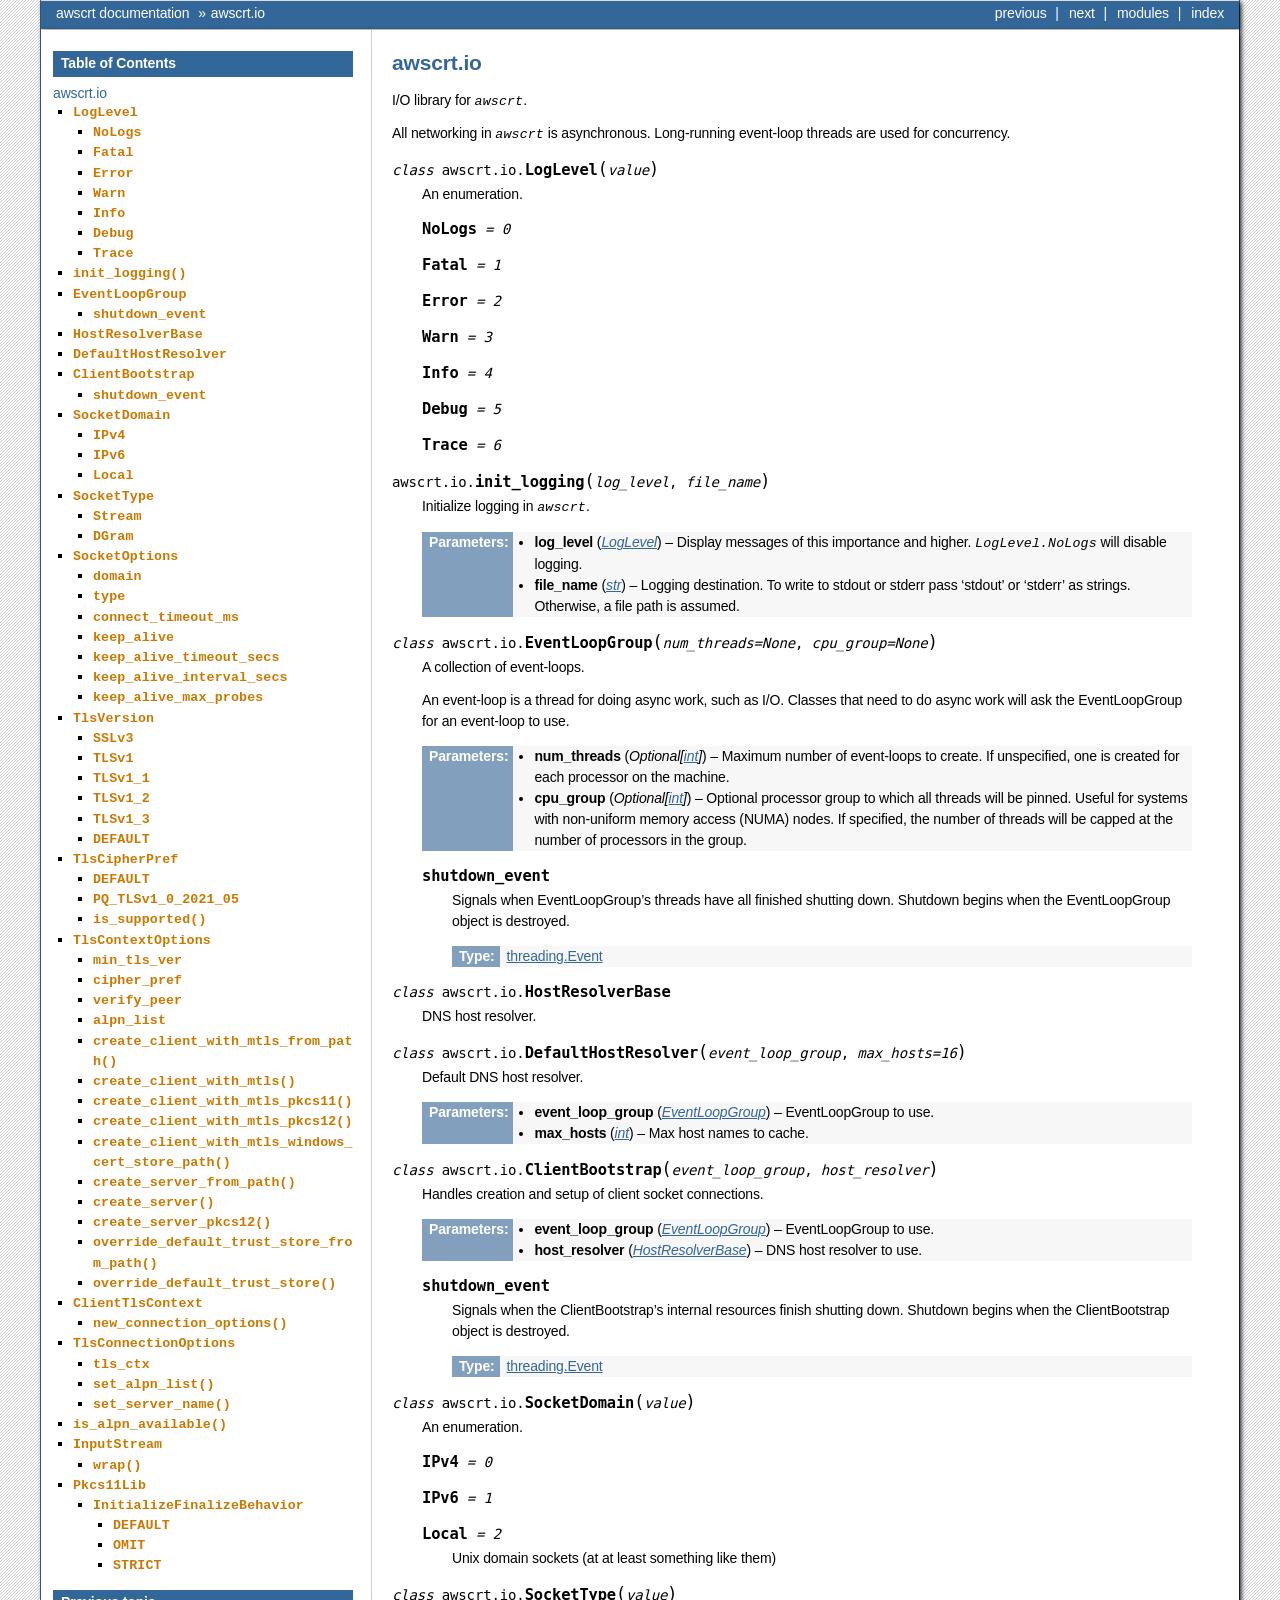
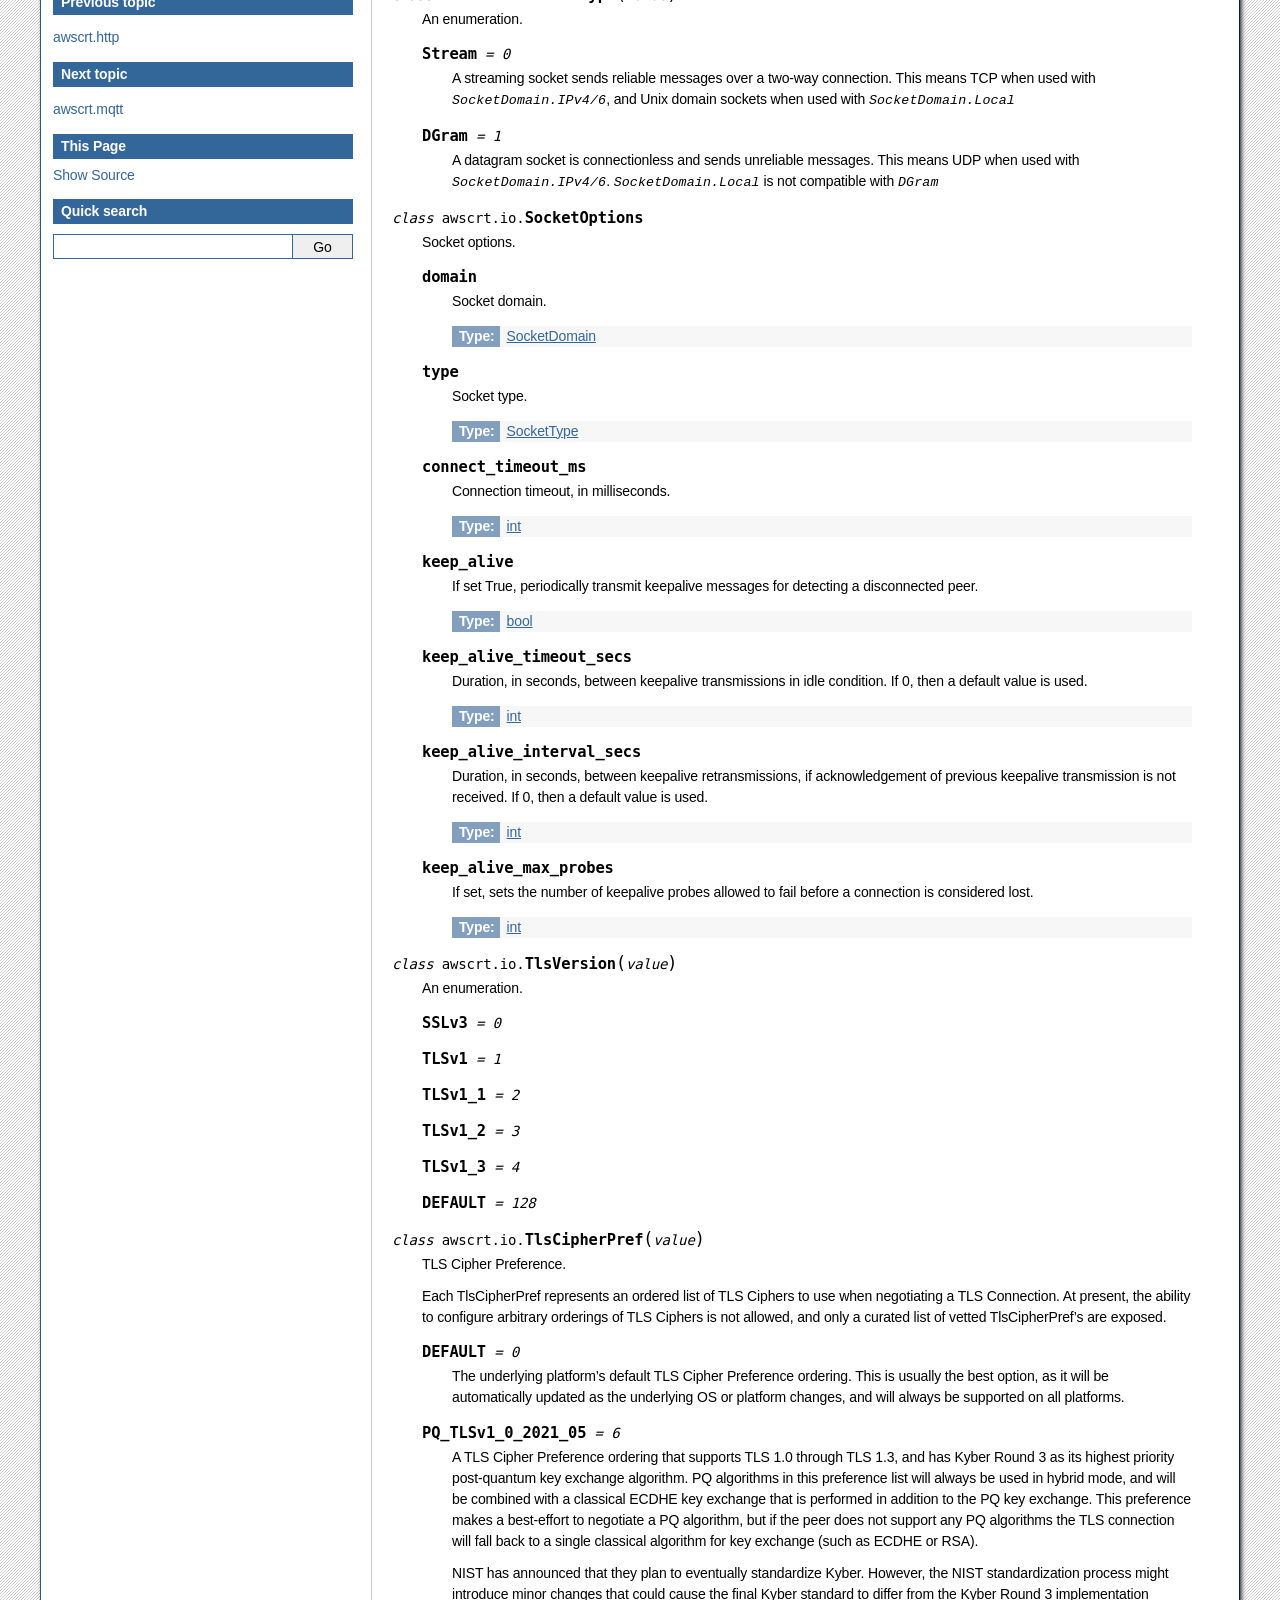
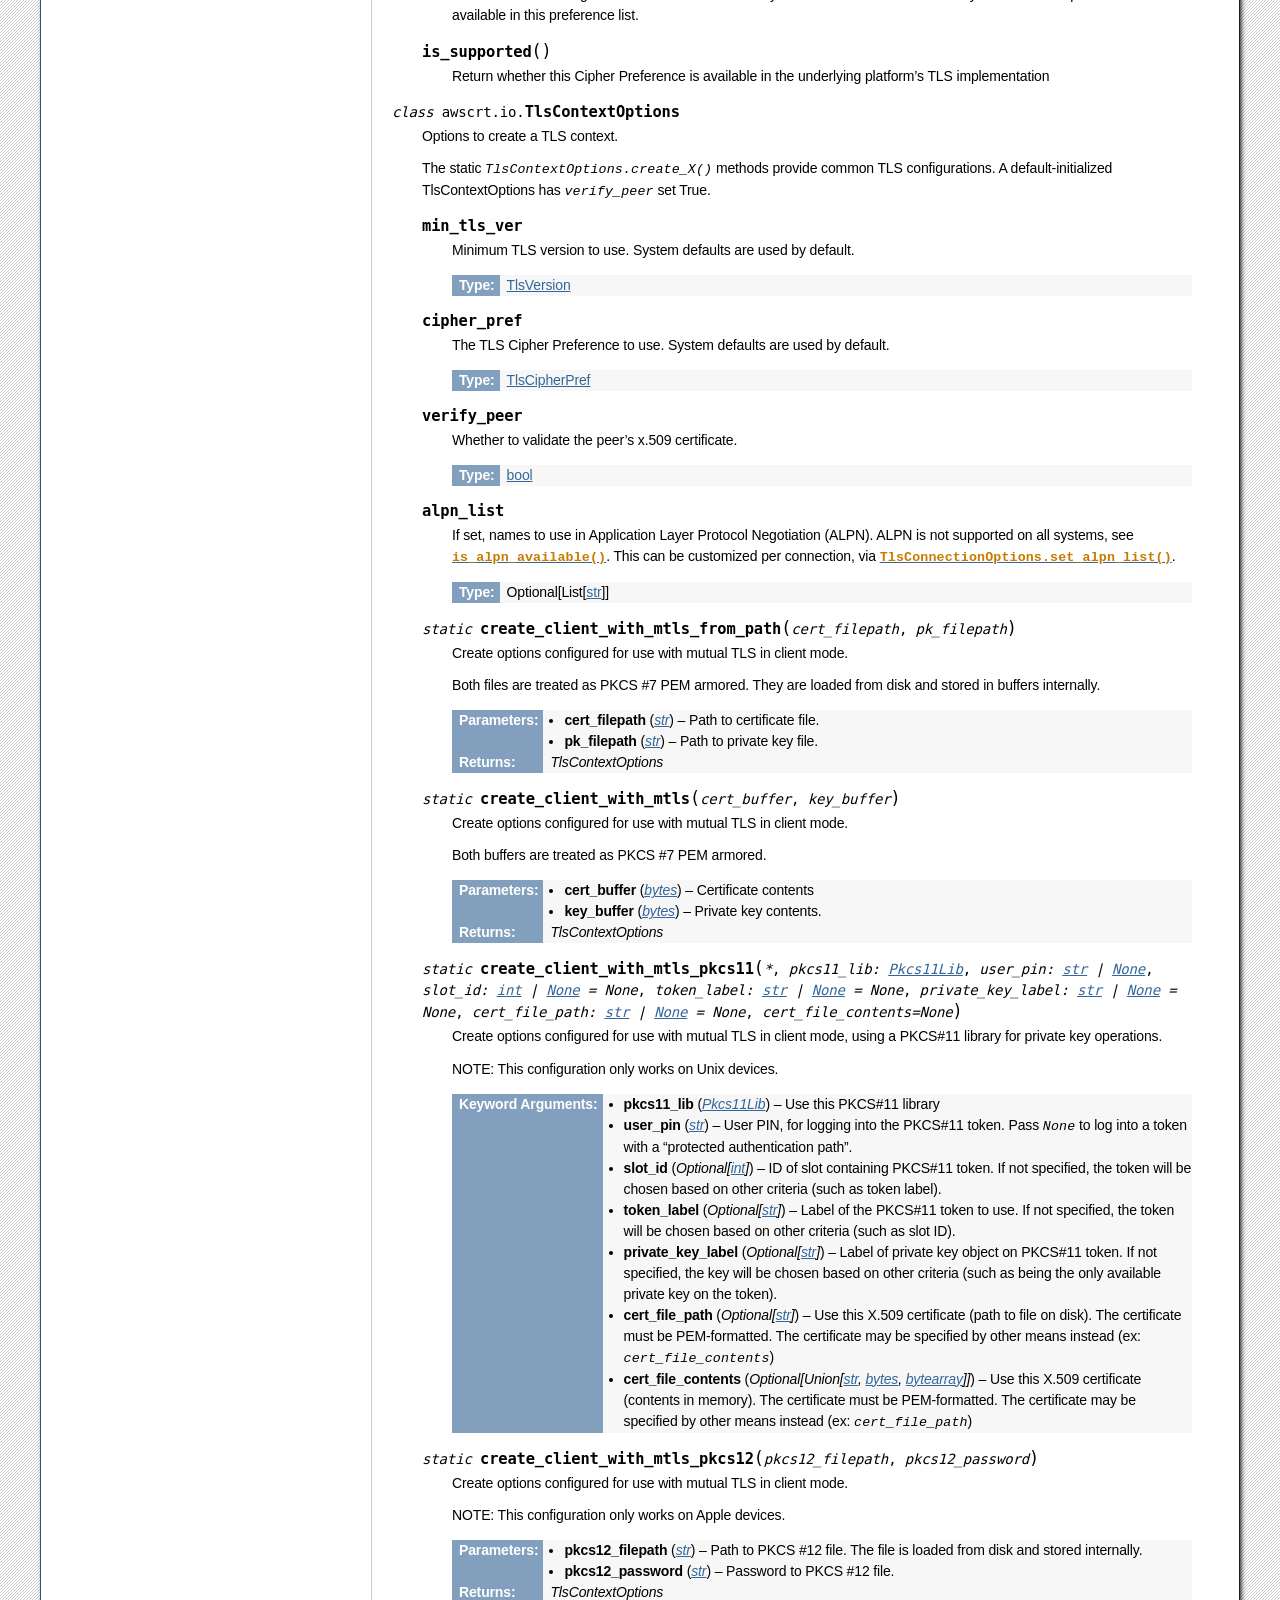
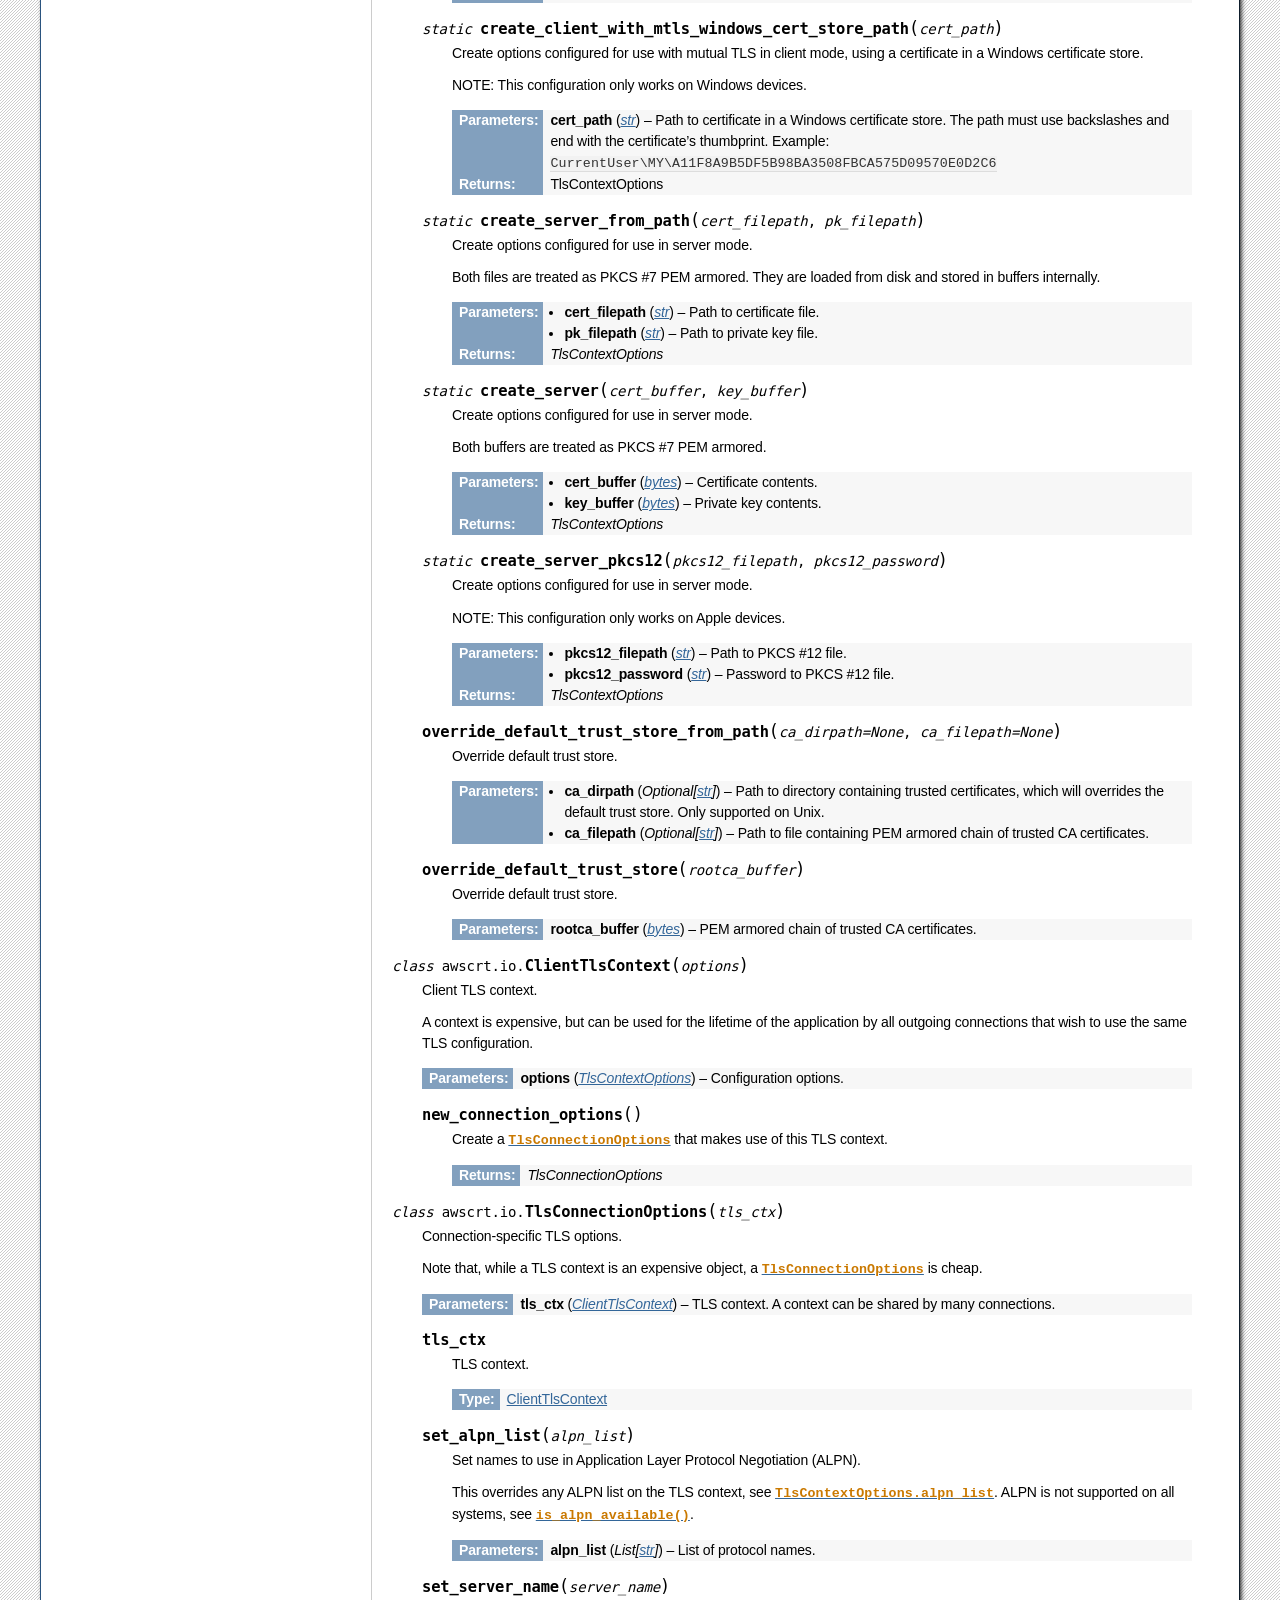
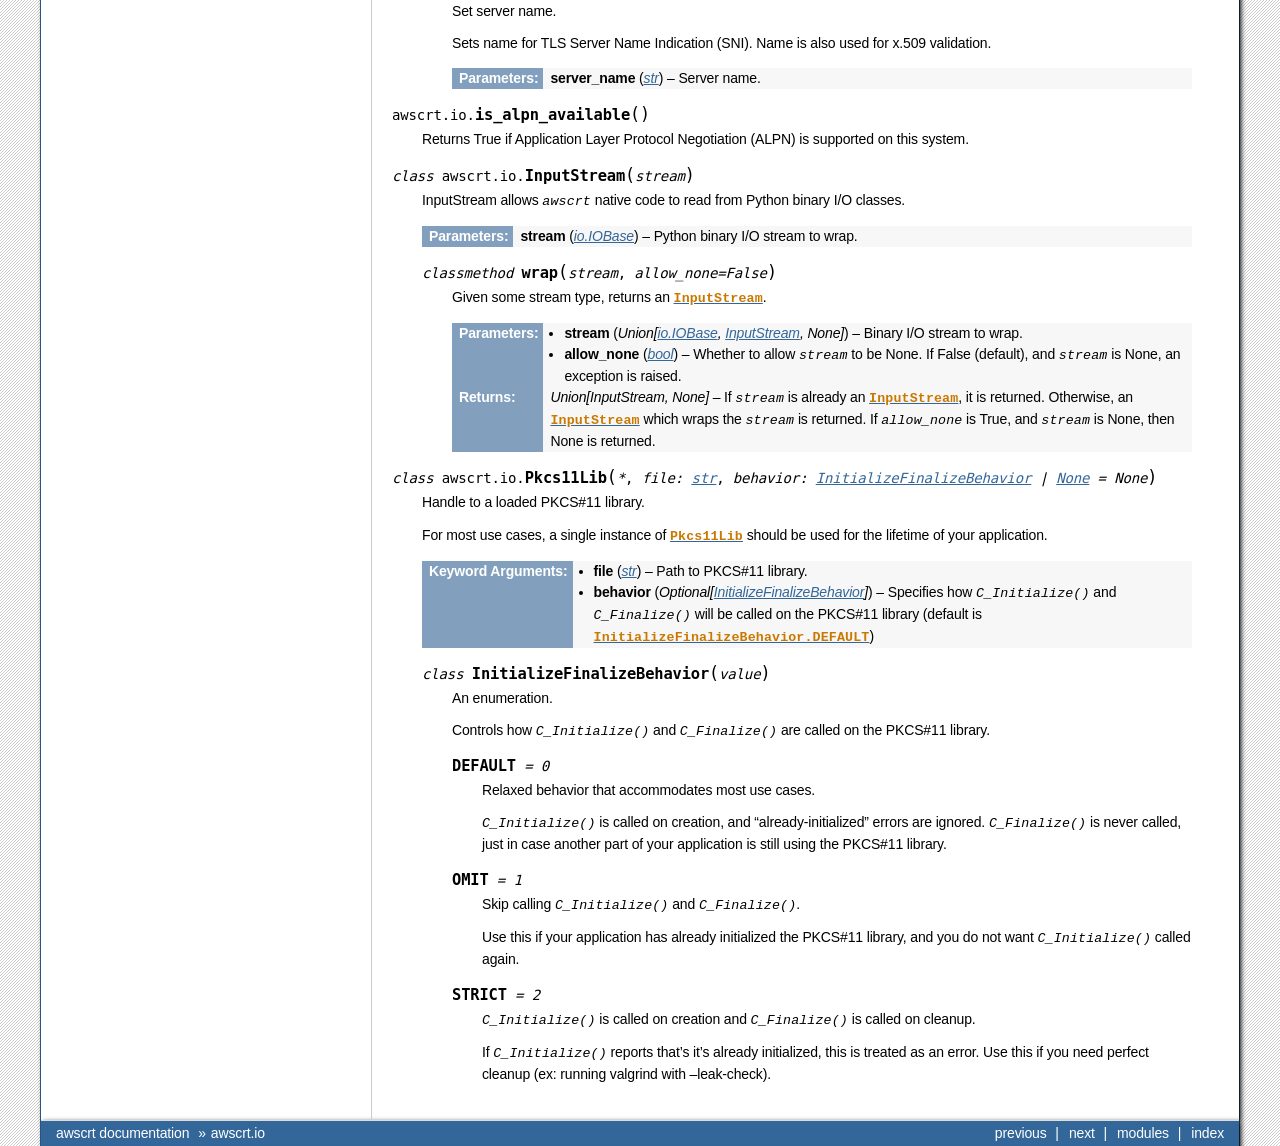
<file: docs/api/io.html>
<!doctype html>

<html lang="en" data-content_root="../">
  <head>
    <meta charset="utf-8" />
    <meta name="viewport" content="width=device-width, initial-scale=1.0" /><meta name="viewport" content="width=device-width, initial-scale=1" />

    <title>awscrt.io &#8212; awscrt  documentation</title>
    <link rel="stylesheet" type="text/css" href="../_static/pygments.css?v=d75fae25" />
    <link rel="stylesheet" type="text/css" href="../_static/css/custom.css?v=93be7416" />
    
    <script src="../_static/documentation_options.js?v=5929fcd5"></script>
    <script src="../_static/doctools.js?v=888ff710"></script>
    <script src="../_static/sphinx_highlight.js?v=dc90522c"></script>
    <script src="../_static/bizstyle.js"></script>
    <link rel="index" title="Index" href="../genindex.html" />
    <link rel="search" title="Search" href="../search.html" />
    <link rel="next" title="awscrt.mqtt" href="mqtt.html" />
    <link rel="prev" title="awscrt.http" href="http.html" />
    <meta name="viewport" content="width=device-width,initial-scale=1.0" />
    <!--[if lt IE 9]>
    <script src="_static/css3-mediaqueries.js"></script>
    <![endif]-->
  </head><body>
    <div class="related" role="navigation" aria-label="related navigation">
      <h3>Navigation</h3>
      <ul>
        <li class="right" style="margin-right: 10px">
          <a href="../genindex.html" title="General Index"
             accesskey="I">index</a></li>
        <li class="right" >
          <a href="../py-modindex.html" title="Python Module Index"
             >modules</a> |</li>
        <li class="right" >
          <a href="mqtt.html" title="awscrt.mqtt"
             accesskey="N">next</a> |</li>
        <li class="right" >
          <a href="http.html" title="awscrt.http"
             accesskey="P">previous</a> |</li>
        <li class="nav-item nav-item-0"><a href="../index.html">awscrt  documentation</a> &#187;</li>
        <li class="nav-item nav-item-this"><a href="">awscrt.io</a></li> 
      </ul>
    </div>  

    <div class="document">
      <div class="documentwrapper">
        <div class="bodywrapper">
          <div class="body" role="main">
            
  <section id="module-awscrt.io">
<span id="awscrt-io"></span><h1>awscrt.io<a class="headerlink" href="#module-awscrt.io" title="Link to this heading">¶</a></h1>
<p>I/O library for <cite>awscrt</cite>.</p>
<p>All networking in <cite>awscrt</cite> is asynchronous.
Long-running event-loop threads are used for concurrency.</p>
<dl class="py class">
<dt class="sig sig-object py" id="awscrt.io.LogLevel">
<em class="property"><span class="pre">class</span><span class="w"> </span></em><span class="sig-prename descclassname"><span class="pre">awscrt.io.</span></span><span class="sig-name descname"><span class="pre">LogLevel</span></span><span class="sig-paren">(</span><em class="sig-param"><span class="n"><span class="pre">value</span></span></em><span class="sig-paren">)</span><a class="headerlink" href="#awscrt.io.LogLevel" title="Link to this definition">¶</a></dt>
<dd><p>An enumeration.</p>
<dl class="py attribute">
<dt class="sig sig-object py" id="awscrt.io.LogLevel.NoLogs">
<span class="sig-name descname"><span class="pre">NoLogs</span></span><em class="property"><span class="w"> </span><span class="p"><span class="pre">=</span></span><span class="w"> </span><span class="pre">0</span></em><a class="headerlink" href="#awscrt.io.LogLevel.NoLogs" title="Link to this definition">¶</a></dt>
<dd></dd></dl>

<dl class="py attribute">
<dt class="sig sig-object py" id="awscrt.io.LogLevel.Fatal">
<span class="sig-name descname"><span class="pre">Fatal</span></span><em class="property"><span class="w"> </span><span class="p"><span class="pre">=</span></span><span class="w"> </span><span class="pre">1</span></em><a class="headerlink" href="#awscrt.io.LogLevel.Fatal" title="Link to this definition">¶</a></dt>
<dd></dd></dl>

<dl class="py attribute">
<dt class="sig sig-object py" id="awscrt.io.LogLevel.Error">
<span class="sig-name descname"><span class="pre">Error</span></span><em class="property"><span class="w"> </span><span class="p"><span class="pre">=</span></span><span class="w"> </span><span class="pre">2</span></em><a class="headerlink" href="#awscrt.io.LogLevel.Error" title="Link to this definition">¶</a></dt>
<dd></dd></dl>

<dl class="py attribute">
<dt class="sig sig-object py" id="awscrt.io.LogLevel.Warn">
<span class="sig-name descname"><span class="pre">Warn</span></span><em class="property"><span class="w"> </span><span class="p"><span class="pre">=</span></span><span class="w"> </span><span class="pre">3</span></em><a class="headerlink" href="#awscrt.io.LogLevel.Warn" title="Link to this definition">¶</a></dt>
<dd></dd></dl>

<dl class="py attribute">
<dt class="sig sig-object py" id="awscrt.io.LogLevel.Info">
<span class="sig-name descname"><span class="pre">Info</span></span><em class="property"><span class="w"> </span><span class="p"><span class="pre">=</span></span><span class="w"> </span><span class="pre">4</span></em><a class="headerlink" href="#awscrt.io.LogLevel.Info" title="Link to this definition">¶</a></dt>
<dd></dd></dl>

<dl class="py attribute">
<dt class="sig sig-object py" id="awscrt.io.LogLevel.Debug">
<span class="sig-name descname"><span class="pre">Debug</span></span><em class="property"><span class="w"> </span><span class="p"><span class="pre">=</span></span><span class="w"> </span><span class="pre">5</span></em><a class="headerlink" href="#awscrt.io.LogLevel.Debug" title="Link to this definition">¶</a></dt>
<dd></dd></dl>

<dl class="py attribute">
<dt class="sig sig-object py" id="awscrt.io.LogLevel.Trace">
<span class="sig-name descname"><span class="pre">Trace</span></span><em class="property"><span class="w"> </span><span class="p"><span class="pre">=</span></span><span class="w"> </span><span class="pre">6</span></em><a class="headerlink" href="#awscrt.io.LogLevel.Trace" title="Link to this definition">¶</a></dt>
<dd></dd></dl>

</dd></dl>

<dl class="py function">
<dt class="sig sig-object py" id="awscrt.io.init_logging">
<span class="sig-prename descclassname"><span class="pre">awscrt.io.</span></span><span class="sig-name descname"><span class="pre">init_logging</span></span><span class="sig-paren">(</span><em class="sig-param"><span class="n"><span class="pre">log_level</span></span></em>, <em class="sig-param"><span class="n"><span class="pre">file_name</span></span></em><span class="sig-paren">)</span><a class="headerlink" href="#awscrt.io.init_logging" title="Link to this definition">¶</a></dt>
<dd><p>Initialize logging in <cite>awscrt</cite>.</p>
<dl class="field-list simple">
<dt class="field-odd">Parameters<span class="colon">:</span></dt>
<dd class="field-odd"><ul class="simple">
<li><p><strong>log_level</strong> (<a class="reference internal" href="#awscrt.io.LogLevel" title="awscrt.io.LogLevel"><em>LogLevel</em></a>) – Display messages of this importance and higher.
<cite>LogLevel.NoLogs</cite> will disable logging.</p></li>
<li><p><strong>file_name</strong> (<a class="reference external" href="https://docs.python.org/3/library/stdtypes.html#str" title="(in Python v3.13)"><em>str</em></a>) – Logging destination. To write to stdout or stderr pass
‘stdout’ or ‘stderr’ as strings. Otherwise, a file path is assumed.</p></li>
</ul>
</dd>
</dl>
</dd></dl>

<dl class="py class">
<dt class="sig sig-object py" id="awscrt.io.EventLoopGroup">
<em class="property"><span class="pre">class</span><span class="w"> </span></em><span class="sig-prename descclassname"><span class="pre">awscrt.io.</span></span><span class="sig-name descname"><span class="pre">EventLoopGroup</span></span><span class="sig-paren">(</span><em class="sig-param"><span class="n"><span class="pre">num_threads</span></span><span class="o"><span class="pre">=</span></span><span class="default_value"><span class="pre">None</span></span></em>, <em class="sig-param"><span class="n"><span class="pre">cpu_group</span></span><span class="o"><span class="pre">=</span></span><span class="default_value"><span class="pre">None</span></span></em><span class="sig-paren">)</span><a class="headerlink" href="#awscrt.io.EventLoopGroup" title="Link to this definition">¶</a></dt>
<dd><p>A collection of event-loops.</p>
<p>An event-loop is a thread for doing async work, such as I/O. Classes that
need to do async work will ask the EventLoopGroup for an event-loop to use.</p>
<dl class="field-list simple">
<dt class="field-odd">Parameters<span class="colon">:</span></dt>
<dd class="field-odd"><ul class="simple">
<li><p><strong>num_threads</strong> (<em>Optional</em><em>[</em><a class="reference external" href="https://docs.python.org/3/library/functions.html#int" title="(in Python v3.13)"><em>int</em></a><em>]</em>) – Maximum number of event-loops to create.
If unspecified, one is created for each processor on the machine.</p></li>
<li><p><strong>cpu_group</strong> (<em>Optional</em><em>[</em><a class="reference external" href="https://docs.python.org/3/library/functions.html#int" title="(in Python v3.13)"><em>int</em></a><em>]</em>) – Optional processor group to which all
threads will be pinned. Useful for systems with non-uniform
memory access (NUMA) nodes. If specified, the number of threads
will be capped at the number of processors in the group.</p></li>
</ul>
</dd>
</dl>
<dl class="py attribute">
<dt class="sig sig-object py" id="awscrt.io.EventLoopGroup.shutdown_event">
<span class="sig-name descname"><span class="pre">shutdown_event</span></span><a class="headerlink" href="#awscrt.io.EventLoopGroup.shutdown_event" title="Link to this definition">¶</a></dt>
<dd><p>Signals when EventLoopGroup’s threads
have all finished shutting down. Shutdown begins when the
EventLoopGroup object is destroyed.</p>
<dl class="field-list simple">
<dt class="field-odd">Type<span class="colon">:</span></dt>
<dd class="field-odd"><p><a class="reference external" href="https://docs.python.org/3/library/threading.html#threading.Event" title="(in Python v3.13)">threading.Event</a></p>
</dd>
</dl>
</dd></dl>

</dd></dl>

<dl class="py class">
<dt class="sig sig-object py" id="awscrt.io.HostResolverBase">
<em class="property"><span class="pre">class</span><span class="w"> </span></em><span class="sig-prename descclassname"><span class="pre">awscrt.io.</span></span><span class="sig-name descname"><span class="pre">HostResolverBase</span></span><a class="headerlink" href="#awscrt.io.HostResolverBase" title="Link to this definition">¶</a></dt>
<dd><p>DNS host resolver.</p>
</dd></dl>

<dl class="py class">
<dt class="sig sig-object py" id="awscrt.io.DefaultHostResolver">
<em class="property"><span class="pre">class</span><span class="w"> </span></em><span class="sig-prename descclassname"><span class="pre">awscrt.io.</span></span><span class="sig-name descname"><span class="pre">DefaultHostResolver</span></span><span class="sig-paren">(</span><em class="sig-param"><span class="n"><span class="pre">event_loop_group</span></span></em>, <em class="sig-param"><span class="n"><span class="pre">max_hosts</span></span><span class="o"><span class="pre">=</span></span><span class="default_value"><span class="pre">16</span></span></em><span class="sig-paren">)</span><a class="headerlink" href="#awscrt.io.DefaultHostResolver" title="Link to this definition">¶</a></dt>
<dd><p>Default DNS host resolver.</p>
<dl class="field-list simple">
<dt class="field-odd">Parameters<span class="colon">:</span></dt>
<dd class="field-odd"><ul class="simple">
<li><p><strong>event_loop_group</strong> (<a class="reference internal" href="#awscrt.io.EventLoopGroup" title="awscrt.io.EventLoopGroup"><em>EventLoopGroup</em></a>) – EventLoopGroup to use.</p></li>
<li><p><strong>max_hosts</strong> (<a class="reference external" href="https://docs.python.org/3/library/functions.html#int" title="(in Python v3.13)"><em>int</em></a>) – Max host names to cache.</p></li>
</ul>
</dd>
</dl>
</dd></dl>

<dl class="py class">
<dt class="sig sig-object py" id="awscrt.io.ClientBootstrap">
<em class="property"><span class="pre">class</span><span class="w"> </span></em><span class="sig-prename descclassname"><span class="pre">awscrt.io.</span></span><span class="sig-name descname"><span class="pre">ClientBootstrap</span></span><span class="sig-paren">(</span><em class="sig-param"><span class="n"><span class="pre">event_loop_group</span></span></em>, <em class="sig-param"><span class="n"><span class="pre">host_resolver</span></span></em><span class="sig-paren">)</span><a class="headerlink" href="#awscrt.io.ClientBootstrap" title="Link to this definition">¶</a></dt>
<dd><p>Handles creation and setup of client socket connections.</p>
<dl class="field-list simple">
<dt class="field-odd">Parameters<span class="colon">:</span></dt>
<dd class="field-odd"><ul class="simple">
<li><p><strong>event_loop_group</strong> (<a class="reference internal" href="#awscrt.io.EventLoopGroup" title="awscrt.io.EventLoopGroup"><em>EventLoopGroup</em></a>) – EventLoopGroup to use.</p></li>
<li><p><strong>host_resolver</strong> (<a class="reference internal" href="#awscrt.io.HostResolverBase" title="awscrt.io.HostResolverBase"><em>HostResolverBase</em></a>) – DNS host resolver to use.</p></li>
</ul>
</dd>
</dl>
<dl class="py attribute">
<dt class="sig sig-object py" id="awscrt.io.ClientBootstrap.shutdown_event">
<span class="sig-name descname"><span class="pre">shutdown_event</span></span><a class="headerlink" href="#awscrt.io.ClientBootstrap.shutdown_event" title="Link to this definition">¶</a></dt>
<dd><p>Signals when the ClientBootstrap’s
internal resources finish shutting down.
Shutdown begins when the ClientBootstrap object is destroyed.</p>
<dl class="field-list simple">
<dt class="field-odd">Type<span class="colon">:</span></dt>
<dd class="field-odd"><p><a class="reference external" href="https://docs.python.org/3/library/threading.html#threading.Event" title="(in Python v3.13)">threading.Event</a></p>
</dd>
</dl>
</dd></dl>

</dd></dl>

<dl class="py class">
<dt class="sig sig-object py" id="awscrt.io.SocketDomain">
<em class="property"><span class="pre">class</span><span class="w"> </span></em><span class="sig-prename descclassname"><span class="pre">awscrt.io.</span></span><span class="sig-name descname"><span class="pre">SocketDomain</span></span><span class="sig-paren">(</span><em class="sig-param"><span class="n"><span class="pre">value</span></span></em><span class="sig-paren">)</span><a class="headerlink" href="#awscrt.io.SocketDomain" title="Link to this definition">¶</a></dt>
<dd><p>An enumeration.</p>
<dl class="py attribute">
<dt class="sig sig-object py" id="awscrt.io.SocketDomain.IPv4">
<span class="sig-name descname"><span class="pre">IPv4</span></span><em class="property"><span class="w"> </span><span class="p"><span class="pre">=</span></span><span class="w"> </span><span class="pre">0</span></em><a class="headerlink" href="#awscrt.io.SocketDomain.IPv4" title="Link to this definition">¶</a></dt>
<dd></dd></dl>

<dl class="py attribute">
<dt class="sig sig-object py" id="awscrt.io.SocketDomain.IPv6">
<span class="sig-name descname"><span class="pre">IPv6</span></span><em class="property"><span class="w"> </span><span class="p"><span class="pre">=</span></span><span class="w"> </span><span class="pre">1</span></em><a class="headerlink" href="#awscrt.io.SocketDomain.IPv6" title="Link to this definition">¶</a></dt>
<dd></dd></dl>

<dl class="py attribute">
<dt class="sig sig-object py" id="awscrt.io.SocketDomain.Local">
<span class="sig-name descname"><span class="pre">Local</span></span><em class="property"><span class="w"> </span><span class="p"><span class="pre">=</span></span><span class="w"> </span><span class="pre">2</span></em><a class="headerlink" href="#awscrt.io.SocketDomain.Local" title="Link to this definition">¶</a></dt>
<dd><p>Unix domain sockets (at at least something like them)</p>
</dd></dl>

</dd></dl>

<dl class="py class">
<dt class="sig sig-object py" id="awscrt.io.SocketType">
<em class="property"><span class="pre">class</span><span class="w"> </span></em><span class="sig-prename descclassname"><span class="pre">awscrt.io.</span></span><span class="sig-name descname"><span class="pre">SocketType</span></span><span class="sig-paren">(</span><em class="sig-param"><span class="n"><span class="pre">value</span></span></em><span class="sig-paren">)</span><a class="headerlink" href="#awscrt.io.SocketType" title="Link to this definition">¶</a></dt>
<dd><p>An enumeration.</p>
<dl class="py attribute">
<dt class="sig sig-object py" id="awscrt.io.SocketType.Stream">
<span class="sig-name descname"><span class="pre">Stream</span></span><em class="property"><span class="w"> </span><span class="p"><span class="pre">=</span></span><span class="w"> </span><span class="pre">0</span></em><a class="headerlink" href="#awscrt.io.SocketType.Stream" title="Link to this definition">¶</a></dt>
<dd><p>A streaming socket sends reliable messages over a two-way connection.
This means TCP when used with <cite>SocketDomain.IPv4/6</cite>,
and Unix domain sockets when used with <cite>SocketDomain.Local</cite></p>
</dd></dl>

<dl class="py attribute">
<dt class="sig sig-object py" id="awscrt.io.SocketType.DGram">
<span class="sig-name descname"><span class="pre">DGram</span></span><em class="property"><span class="w"> </span><span class="p"><span class="pre">=</span></span><span class="w"> </span><span class="pre">1</span></em><a class="headerlink" href="#awscrt.io.SocketType.DGram" title="Link to this definition">¶</a></dt>
<dd><p>A datagram socket is connectionless and sends unreliable messages.
This means UDP when used with <cite>SocketDomain.IPv4/6</cite>.
<cite>SocketDomain.Local</cite> is not compatible with <cite>DGram</cite></p>
</dd></dl>

</dd></dl>

<dl class="py class">
<dt class="sig sig-object py" id="awscrt.io.SocketOptions">
<em class="property"><span class="pre">class</span><span class="w"> </span></em><span class="sig-prename descclassname"><span class="pre">awscrt.io.</span></span><span class="sig-name descname"><span class="pre">SocketOptions</span></span><a class="headerlink" href="#awscrt.io.SocketOptions" title="Link to this definition">¶</a></dt>
<dd><p>Socket options.</p>
<dl class="py attribute">
<dt class="sig sig-object py" id="awscrt.io.SocketOptions.domain">
<span class="sig-name descname"><span class="pre">domain</span></span><a class="headerlink" href="#awscrt.io.SocketOptions.domain" title="Link to this definition">¶</a></dt>
<dd><p>Socket domain.</p>
<dl class="field-list simple">
<dt class="field-odd">Type<span class="colon">:</span></dt>
<dd class="field-odd"><p><a class="reference internal" href="#awscrt.io.SocketDomain" title="awscrt.io.SocketDomain">SocketDomain</a></p>
</dd>
</dl>
</dd></dl>

<dl class="py attribute">
<dt class="sig sig-object py" id="awscrt.io.SocketOptions.type">
<span class="sig-name descname"><span class="pre">type</span></span><a class="headerlink" href="#awscrt.io.SocketOptions.type" title="Link to this definition">¶</a></dt>
<dd><p>Socket type.</p>
<dl class="field-list simple">
<dt class="field-odd">Type<span class="colon">:</span></dt>
<dd class="field-odd"><p><a class="reference internal" href="#awscrt.io.SocketType" title="awscrt.io.SocketType">SocketType</a></p>
</dd>
</dl>
</dd></dl>

<dl class="py attribute">
<dt class="sig sig-object py" id="awscrt.io.SocketOptions.connect_timeout_ms">
<span class="sig-name descname"><span class="pre">connect_timeout_ms</span></span><a class="headerlink" href="#awscrt.io.SocketOptions.connect_timeout_ms" title="Link to this definition">¶</a></dt>
<dd><p>Connection timeout, in milliseconds.</p>
<dl class="field-list simple">
<dt class="field-odd">Type<span class="colon">:</span></dt>
<dd class="field-odd"><p><a class="reference external" href="https://docs.python.org/3/library/functions.html#int" title="(in Python v3.13)">int</a></p>
</dd>
</dl>
</dd></dl>

<dl class="py attribute">
<dt class="sig sig-object py" id="awscrt.io.SocketOptions.keep_alive">
<span class="sig-name descname"><span class="pre">keep_alive</span></span><a class="headerlink" href="#awscrt.io.SocketOptions.keep_alive" title="Link to this definition">¶</a></dt>
<dd><p>If set True, periodically transmit keepalive messages
for detecting a disconnected peer.</p>
<dl class="field-list simple">
<dt class="field-odd">Type<span class="colon">:</span></dt>
<dd class="field-odd"><p><a class="reference external" href="https://docs.python.org/3/library/functions.html#bool" title="(in Python v3.13)">bool</a></p>
</dd>
</dl>
</dd></dl>

<dl class="py attribute">
<dt class="sig sig-object py" id="awscrt.io.SocketOptions.keep_alive_timeout_secs">
<span class="sig-name descname"><span class="pre">keep_alive_timeout_secs</span></span><a class="headerlink" href="#awscrt.io.SocketOptions.keep_alive_timeout_secs" title="Link to this definition">¶</a></dt>
<dd><p>Duration, in seconds, between keepalive
transmissions in idle condition. If 0, then a default value is used.</p>
<dl class="field-list simple">
<dt class="field-odd">Type<span class="colon">:</span></dt>
<dd class="field-odd"><p><a class="reference external" href="https://docs.python.org/3/library/functions.html#int" title="(in Python v3.13)">int</a></p>
</dd>
</dl>
</dd></dl>

<dl class="py attribute">
<dt class="sig sig-object py" id="awscrt.io.SocketOptions.keep_alive_interval_secs">
<span class="sig-name descname"><span class="pre">keep_alive_interval_secs</span></span><a class="headerlink" href="#awscrt.io.SocketOptions.keep_alive_interval_secs" title="Link to this definition">¶</a></dt>
<dd><p>Duration, in seconds, between keepalive
retransmissions, if acknowledgement of previous keepalive transmission
is not received. If 0, then a default value is used.</p>
<dl class="field-list simple">
<dt class="field-odd">Type<span class="colon">:</span></dt>
<dd class="field-odd"><p><a class="reference external" href="https://docs.python.org/3/library/functions.html#int" title="(in Python v3.13)">int</a></p>
</dd>
</dl>
</dd></dl>

<dl class="py attribute">
<dt class="sig sig-object py" id="awscrt.io.SocketOptions.keep_alive_max_probes">
<span class="sig-name descname"><span class="pre">keep_alive_max_probes</span></span><a class="headerlink" href="#awscrt.io.SocketOptions.keep_alive_max_probes" title="Link to this definition">¶</a></dt>
<dd><p>If set, sets the number of keepalive probes
allowed to fail before a connection is considered lost.</p>
<dl class="field-list simple">
<dt class="field-odd">Type<span class="colon">:</span></dt>
<dd class="field-odd"><p><a class="reference external" href="https://docs.python.org/3/library/functions.html#int" title="(in Python v3.13)">int</a></p>
</dd>
</dl>
</dd></dl>

</dd></dl>

<dl class="py class">
<dt class="sig sig-object py" id="awscrt.io.TlsVersion">
<em class="property"><span class="pre">class</span><span class="w"> </span></em><span class="sig-prename descclassname"><span class="pre">awscrt.io.</span></span><span class="sig-name descname"><span class="pre">TlsVersion</span></span><span class="sig-paren">(</span><em class="sig-param"><span class="n"><span class="pre">value</span></span></em><span class="sig-paren">)</span><a class="headerlink" href="#awscrt.io.TlsVersion" title="Link to this definition">¶</a></dt>
<dd><p>An enumeration.</p>
<dl class="py attribute">
<dt class="sig sig-object py" id="awscrt.io.TlsVersion.SSLv3">
<span class="sig-name descname"><span class="pre">SSLv3</span></span><em class="property"><span class="w"> </span><span class="p"><span class="pre">=</span></span><span class="w"> </span><span class="pre">0</span></em><a class="headerlink" href="#awscrt.io.TlsVersion.SSLv3" title="Link to this definition">¶</a></dt>
<dd></dd></dl>

<dl class="py attribute">
<dt class="sig sig-object py" id="awscrt.io.TlsVersion.TLSv1">
<span class="sig-name descname"><span class="pre">TLSv1</span></span><em class="property"><span class="w"> </span><span class="p"><span class="pre">=</span></span><span class="w"> </span><span class="pre">1</span></em><a class="headerlink" href="#awscrt.io.TlsVersion.TLSv1" title="Link to this definition">¶</a></dt>
<dd></dd></dl>

<dl class="py attribute">
<dt class="sig sig-object py" id="awscrt.io.TlsVersion.TLSv1_1">
<span class="sig-name descname"><span class="pre">TLSv1_1</span></span><em class="property"><span class="w"> </span><span class="p"><span class="pre">=</span></span><span class="w"> </span><span class="pre">2</span></em><a class="headerlink" href="#awscrt.io.TlsVersion.TLSv1_1" title="Link to this definition">¶</a></dt>
<dd></dd></dl>

<dl class="py attribute">
<dt class="sig sig-object py" id="awscrt.io.TlsVersion.TLSv1_2">
<span class="sig-name descname"><span class="pre">TLSv1_2</span></span><em class="property"><span class="w"> </span><span class="p"><span class="pre">=</span></span><span class="w"> </span><span class="pre">3</span></em><a class="headerlink" href="#awscrt.io.TlsVersion.TLSv1_2" title="Link to this definition">¶</a></dt>
<dd></dd></dl>

<dl class="py attribute">
<dt class="sig sig-object py" id="awscrt.io.TlsVersion.TLSv1_3">
<span class="sig-name descname"><span class="pre">TLSv1_3</span></span><em class="property"><span class="w"> </span><span class="p"><span class="pre">=</span></span><span class="w"> </span><span class="pre">4</span></em><a class="headerlink" href="#awscrt.io.TlsVersion.TLSv1_3" title="Link to this definition">¶</a></dt>
<dd></dd></dl>

<dl class="py attribute">
<dt class="sig sig-object py" id="awscrt.io.TlsVersion.DEFAULT">
<span class="sig-name descname"><span class="pre">DEFAULT</span></span><em class="property"><span class="w"> </span><span class="p"><span class="pre">=</span></span><span class="w"> </span><span class="pre">128</span></em><a class="headerlink" href="#awscrt.io.TlsVersion.DEFAULT" title="Link to this definition">¶</a></dt>
<dd></dd></dl>

</dd></dl>

<dl class="py class">
<dt class="sig sig-object py" id="awscrt.io.TlsCipherPref">
<em class="property"><span class="pre">class</span><span class="w"> </span></em><span class="sig-prename descclassname"><span class="pre">awscrt.io.</span></span><span class="sig-name descname"><span class="pre">TlsCipherPref</span></span><span class="sig-paren">(</span><em class="sig-param"><span class="n"><span class="pre">value</span></span></em><span class="sig-paren">)</span><a class="headerlink" href="#awscrt.io.TlsCipherPref" title="Link to this definition">¶</a></dt>
<dd><p>TLS Cipher Preference.</p>
<p>Each TlsCipherPref represents an ordered list of TLS Ciphers to use when negotiating a TLS Connection. At
present, the ability to configure arbitrary orderings of TLS Ciphers is not allowed, and only a curated list of
vetted TlsCipherPref’s are exposed.</p>
<dl class="py attribute">
<dt class="sig sig-object py" id="awscrt.io.TlsCipherPref.DEFAULT">
<span class="sig-name descname"><span class="pre">DEFAULT</span></span><em class="property"><span class="w"> </span><span class="p"><span class="pre">=</span></span><span class="w"> </span><span class="pre">0</span></em><a class="headerlink" href="#awscrt.io.TlsCipherPref.DEFAULT" title="Link to this definition">¶</a></dt>
<dd><p>The underlying platform’s default TLS Cipher Preference ordering. This is usually the best option, as it will be
automatically updated as the underlying OS or platform changes, and will always be supported on all platforms.</p>
</dd></dl>

<dl class="py attribute">
<dt class="sig sig-object py" id="awscrt.io.TlsCipherPref.PQ_TLSv1_0_2021_05">
<span class="sig-name descname"><span class="pre">PQ_TLSv1_0_2021_05</span></span><em class="property"><span class="w"> </span><span class="p"><span class="pre">=</span></span><span class="w"> </span><span class="pre">6</span></em><a class="headerlink" href="#awscrt.io.TlsCipherPref.PQ_TLSv1_0_2021_05" title="Link to this definition">¶</a></dt>
<dd><p>A TLS Cipher Preference ordering that supports TLS 1.0 through TLS 1.3, and has Kyber Round 3 as its highest
priority post-quantum key exchange algorithm. PQ algorithms in this preference list will always be used in hybrid
mode, and will be combined with a classical ECDHE key exchange that is performed in addition to the PQ key
exchange. This preference makes a best-effort to negotiate a PQ algorithm, but if the peer does not support any
PQ algorithms the TLS connection will fall back to a single classical algorithm for key exchange (such as ECDHE
or RSA).</p>
<p>NIST has announced that they plan to eventually standardize Kyber. However, the NIST standardization process might
introduce minor changes that could cause the final Kyber standard to differ from the Kyber Round 3 implementation
available in this preference list.</p>
</dd></dl>

<dl class="py method">
<dt class="sig sig-object py" id="awscrt.io.TlsCipherPref.is_supported">
<span class="sig-name descname"><span class="pre">is_supported</span></span><span class="sig-paren">(</span><span class="sig-paren">)</span><a class="headerlink" href="#awscrt.io.TlsCipherPref.is_supported" title="Link to this definition">¶</a></dt>
<dd><p>Return whether this Cipher Preference is available in the underlying platform’s TLS implementation</p>
</dd></dl>

</dd></dl>

<dl class="py class">
<dt class="sig sig-object py" id="awscrt.io.TlsContextOptions">
<em class="property"><span class="pre">class</span><span class="w"> </span></em><span class="sig-prename descclassname"><span class="pre">awscrt.io.</span></span><span class="sig-name descname"><span class="pre">TlsContextOptions</span></span><a class="headerlink" href="#awscrt.io.TlsContextOptions" title="Link to this definition">¶</a></dt>
<dd><p>Options to create a TLS context.</p>
<p>The static <cite>TlsContextOptions.create_X()</cite> methods provide common TLS configurations.
A default-initialized TlsContextOptions has <cite>verify_peer</cite> set True.</p>
<dl class="py attribute">
<dt class="sig sig-object py" id="awscrt.io.TlsContextOptions.min_tls_ver">
<span class="sig-name descname"><span class="pre">min_tls_ver</span></span><a class="headerlink" href="#awscrt.io.TlsContextOptions.min_tls_ver" title="Link to this definition">¶</a></dt>
<dd><p>Minimum TLS version to use.
System defaults are used by default.</p>
<dl class="field-list simple">
<dt class="field-odd">Type<span class="colon">:</span></dt>
<dd class="field-odd"><p><a class="reference internal" href="#awscrt.io.TlsVersion" title="awscrt.io.TlsVersion">TlsVersion</a></p>
</dd>
</dl>
</dd></dl>

<dl class="py attribute">
<dt class="sig sig-object py" id="awscrt.io.TlsContextOptions.cipher_pref">
<span class="sig-name descname"><span class="pre">cipher_pref</span></span><a class="headerlink" href="#awscrt.io.TlsContextOptions.cipher_pref" title="Link to this definition">¶</a></dt>
<dd><p>The TLS Cipher Preference to use. System defaults are used by default.</p>
<dl class="field-list simple">
<dt class="field-odd">Type<span class="colon">:</span></dt>
<dd class="field-odd"><p><a class="reference internal" href="#awscrt.io.TlsCipherPref" title="awscrt.io.TlsCipherPref">TlsCipherPref</a></p>
</dd>
</dl>
</dd></dl>

<dl class="py attribute">
<dt class="sig sig-object py" id="awscrt.io.TlsContextOptions.verify_peer">
<span class="sig-name descname"><span class="pre">verify_peer</span></span><a class="headerlink" href="#awscrt.io.TlsContextOptions.verify_peer" title="Link to this definition">¶</a></dt>
<dd><p>Whether to validate the peer’s x.509 certificate.</p>
<dl class="field-list simple">
<dt class="field-odd">Type<span class="colon">:</span></dt>
<dd class="field-odd"><p><a class="reference external" href="https://docs.python.org/3/library/functions.html#bool" title="(in Python v3.13)">bool</a></p>
</dd>
</dl>
</dd></dl>

<dl class="py attribute">
<dt class="sig sig-object py" id="awscrt.io.TlsContextOptions.alpn_list">
<span class="sig-name descname"><span class="pre">alpn_list</span></span><a class="headerlink" href="#awscrt.io.TlsContextOptions.alpn_list" title="Link to this definition">¶</a></dt>
<dd><p>If set, names to use in Application Layer
Protocol Negotiation (ALPN). ALPN is not supported on all systems,
see <a class="reference internal" href="#awscrt.io.is_alpn_available" title="awscrt.io.is_alpn_available"><code class="xref py py-meth docutils literal notranslate"><span class="pre">is_alpn_available()</span></code></a>. This can be customized per connection,
via <a class="reference internal" href="#awscrt.io.TlsConnectionOptions.set_alpn_list" title="awscrt.io.TlsConnectionOptions.set_alpn_list"><code class="xref py py-meth docutils literal notranslate"><span class="pre">TlsConnectionOptions.set_alpn_list()</span></code></a>.</p>
<dl class="field-list simple">
<dt class="field-odd">Type<span class="colon">:</span></dt>
<dd class="field-odd"><p>Optional[List[<a class="reference external" href="https://docs.python.org/3/library/stdtypes.html#str" title="(in Python v3.13)">str</a>]]</p>
</dd>
</dl>
</dd></dl>

<dl class="py method">
<dt class="sig sig-object py" id="awscrt.io.TlsContextOptions.create_client_with_mtls_from_path">
<em class="property"><span class="pre">static</span><span class="w"> </span></em><span class="sig-name descname"><span class="pre">create_client_with_mtls_from_path</span></span><span class="sig-paren">(</span><em class="sig-param"><span class="n"><span class="pre">cert_filepath</span></span></em>, <em class="sig-param"><span class="n"><span class="pre">pk_filepath</span></span></em><span class="sig-paren">)</span><a class="headerlink" href="#awscrt.io.TlsContextOptions.create_client_with_mtls_from_path" title="Link to this definition">¶</a></dt>
<dd><p>Create options configured for use with mutual TLS in client mode.</p>
<p>Both files are treated as PKCS #7 PEM armored.
They are loaded from disk and stored in buffers internally.</p>
<dl class="field-list simple">
<dt class="field-odd">Parameters<span class="colon">:</span></dt>
<dd class="field-odd"><ul class="simple">
<li><p><strong>cert_filepath</strong> (<a class="reference external" href="https://docs.python.org/3/library/stdtypes.html#str" title="(in Python v3.13)"><em>str</em></a>) – Path to certificate file.</p></li>
<li><p><strong>pk_filepath</strong> (<a class="reference external" href="https://docs.python.org/3/library/stdtypes.html#str" title="(in Python v3.13)"><em>str</em></a>) – Path to private key file.</p></li>
</ul>
</dd>
<dt class="field-even">Returns<span class="colon">:</span></dt>
<dd class="field-even"><p><em>TlsContextOptions</em></p>
</dd>
</dl>
</dd></dl>

<dl class="py method">
<dt class="sig sig-object py" id="awscrt.io.TlsContextOptions.create_client_with_mtls">
<em class="property"><span class="pre">static</span><span class="w"> </span></em><span class="sig-name descname"><span class="pre">create_client_with_mtls</span></span><span class="sig-paren">(</span><em class="sig-param"><span class="n"><span class="pre">cert_buffer</span></span></em>, <em class="sig-param"><span class="n"><span class="pre">key_buffer</span></span></em><span class="sig-paren">)</span><a class="headerlink" href="#awscrt.io.TlsContextOptions.create_client_with_mtls" title="Link to this definition">¶</a></dt>
<dd><p>Create options configured for use with mutual TLS in client mode.</p>
<p>Both buffers are treated as PKCS #7 PEM armored.</p>
<dl class="field-list simple">
<dt class="field-odd">Parameters<span class="colon">:</span></dt>
<dd class="field-odd"><ul class="simple">
<li><p><strong>cert_buffer</strong> (<a class="reference external" href="https://docs.python.org/3/library/stdtypes.html#bytes" title="(in Python v3.13)"><em>bytes</em></a>) – Certificate contents</p></li>
<li><p><strong>key_buffer</strong> (<a class="reference external" href="https://docs.python.org/3/library/stdtypes.html#bytes" title="(in Python v3.13)"><em>bytes</em></a>) – Private key contents.</p></li>
</ul>
</dd>
<dt class="field-even">Returns<span class="colon">:</span></dt>
<dd class="field-even"><p><em>TlsContextOptions</em></p>
</dd>
</dl>
</dd></dl>

<dl class="py method">
<dt class="sig sig-object py" id="awscrt.io.TlsContextOptions.create_client_with_mtls_pkcs11">
<em class="property"><span class="pre">static</span><span class="w"> </span></em><span class="sig-name descname"><span class="pre">create_client_with_mtls_pkcs11</span></span><span class="sig-paren">(</span><em class="sig-param"><span class="o"><span class="pre">*</span></span></em>, <em class="sig-param"><span class="n"><span class="pre">pkcs11_lib</span></span><span class="p"><span class="pre">:</span></span><span class="w"> </span><span class="n"><a class="reference internal" href="#awscrt.io.Pkcs11Lib" title="awscrt.io.Pkcs11Lib"><span class="pre">Pkcs11Lib</span></a></span></em>, <em class="sig-param"><span class="n"><span class="pre">user_pin</span></span><span class="p"><span class="pre">:</span></span><span class="w"> </span><span class="n"><a class="reference external" href="https://docs.python.org/3/library/stdtypes.html#str" title="(in Python v3.13)"><span class="pre">str</span></a><span class="w"> </span><span class="p"><span class="pre">|</span></span><span class="w"> </span><a class="reference external" href="https://docs.python.org/3/library/constants.html#None" title="(in Python v3.13)"><span class="pre">None</span></a></span></em>, <em class="sig-param"><span class="n"><span class="pre">slot_id</span></span><span class="p"><span class="pre">:</span></span><span class="w"> </span><span class="n"><a class="reference external" href="https://docs.python.org/3/library/functions.html#int" title="(in Python v3.13)"><span class="pre">int</span></a><span class="w"> </span><span class="p"><span class="pre">|</span></span><span class="w"> </span><a class="reference external" href="https://docs.python.org/3/library/constants.html#None" title="(in Python v3.13)"><span class="pre">None</span></a></span><span class="w"> </span><span class="o"><span class="pre">=</span></span><span class="w"> </span><span class="default_value"><span class="pre">None</span></span></em>, <em class="sig-param"><span class="n"><span class="pre">token_label</span></span><span class="p"><span class="pre">:</span></span><span class="w"> </span><span class="n"><a class="reference external" href="https://docs.python.org/3/library/stdtypes.html#str" title="(in Python v3.13)"><span class="pre">str</span></a><span class="w"> </span><span class="p"><span class="pre">|</span></span><span class="w"> </span><a class="reference external" href="https://docs.python.org/3/library/constants.html#None" title="(in Python v3.13)"><span class="pre">None</span></a></span><span class="w"> </span><span class="o"><span class="pre">=</span></span><span class="w"> </span><span class="default_value"><span class="pre">None</span></span></em>, <em class="sig-param"><span class="n"><span class="pre">private_key_label</span></span><span class="p"><span class="pre">:</span></span><span class="w"> </span><span class="n"><a class="reference external" href="https://docs.python.org/3/library/stdtypes.html#str" title="(in Python v3.13)"><span class="pre">str</span></a><span class="w"> </span><span class="p"><span class="pre">|</span></span><span class="w"> </span><a class="reference external" href="https://docs.python.org/3/library/constants.html#None" title="(in Python v3.13)"><span class="pre">None</span></a></span><span class="w"> </span><span class="o"><span class="pre">=</span></span><span class="w"> </span><span class="default_value"><span class="pre">None</span></span></em>, <em class="sig-param"><span class="n"><span class="pre">cert_file_path</span></span><span class="p"><span class="pre">:</span></span><span class="w"> </span><span class="n"><a class="reference external" href="https://docs.python.org/3/library/stdtypes.html#str" title="(in Python v3.13)"><span class="pre">str</span></a><span class="w"> </span><span class="p"><span class="pre">|</span></span><span class="w"> </span><a class="reference external" href="https://docs.python.org/3/library/constants.html#None" title="(in Python v3.13)"><span class="pre">None</span></a></span><span class="w"> </span><span class="o"><span class="pre">=</span></span><span class="w"> </span><span class="default_value"><span class="pre">None</span></span></em>, <em class="sig-param"><span class="n"><span class="pre">cert_file_contents</span></span><span class="o"><span class="pre">=</span></span><span class="default_value"><span class="pre">None</span></span></em><span class="sig-paren">)</span><a class="headerlink" href="#awscrt.io.TlsContextOptions.create_client_with_mtls_pkcs11" title="Link to this definition">¶</a></dt>
<dd><p>Create options configured for use with mutual TLS in client mode,
using a PKCS#11 library for private key operations.</p>
<p>NOTE: This configuration only works on Unix devices.</p>
<dl class="field-list simple">
<dt class="field-odd">Keyword Arguments<span class="colon">:</span></dt>
<dd class="field-odd"><ul class="simple">
<li><p><strong>pkcs11_lib</strong> (<a class="reference internal" href="#awscrt.io.Pkcs11Lib" title="awscrt.io.Pkcs11Lib"><em>Pkcs11Lib</em></a>) – Use this PKCS#11 library</p></li>
<li><p><strong>user_pin</strong> (<a class="reference external" href="https://docs.python.org/3/library/stdtypes.html#str" title="(in Python v3.13)"><em>str</em></a>) – User PIN, for logging into the PKCS#11 token.
Pass <cite>None</cite> to log into a token with a “protected authentication path”.</p></li>
<li><p><strong>slot_id</strong> (<em>Optional</em><em>[</em><a class="reference external" href="https://docs.python.org/3/library/functions.html#int" title="(in Python v3.13)"><em>int</em></a><em>]</em>) – ID of slot containing PKCS#11 token.
If not specified, the token will be chosen based on other criteria (such as token label).</p></li>
<li><p><strong>token_label</strong> (<em>Optional</em><em>[</em><a class="reference external" href="https://docs.python.org/3/library/stdtypes.html#str" title="(in Python v3.13)"><em>str</em></a><em>]</em>) – Label of the PKCS#11 token to use.
If not specified, the token will be chosen based on other criteria (such as slot ID).</p></li>
<li><p><strong>private_key_label</strong> (<em>Optional</em><em>[</em><a class="reference external" href="https://docs.python.org/3/library/stdtypes.html#str" title="(in Python v3.13)"><em>str</em></a><em>]</em>) – Label of private key object on PKCS#11 token.
If not specified, the key will be chosen based on other criteria
(such as being the only available private key on the token).</p></li>
<li><p><strong>cert_file_path</strong> (<em>Optional</em><em>[</em><a class="reference external" href="https://docs.python.org/3/library/stdtypes.html#str" title="(in Python v3.13)"><em>str</em></a><em>]</em>) – Use this X.509 certificate (path to file on disk).
The certificate must be PEM-formatted. The certificate may be
specified by other means instead (ex: <cite>cert_file_contents</cite>)</p></li>
<li><p><strong>cert_file_contents</strong> (<em>Optional</em><em>[</em><em>Union</em><em>[</em><a class="reference external" href="https://docs.python.org/3/library/stdtypes.html#str" title="(in Python v3.13)"><em>str</em></a><em>, </em><a class="reference external" href="https://docs.python.org/3/library/stdtypes.html#bytes" title="(in Python v3.13)"><em>bytes</em></a><em>, </em><a class="reference external" href="https://docs.python.org/3/library/stdtypes.html#bytearray" title="(in Python v3.13)"><em>bytearray</em></a><em>]</em><em>]</em>) – Use this X.509 certificate (contents in memory).
The certificate must be PEM-formatted. The certificate may be
specified by other means instead (ex: <cite>cert_file_path</cite>)</p></li>
</ul>
</dd>
</dl>
</dd></dl>

<dl class="py method">
<dt class="sig sig-object py" id="awscrt.io.TlsContextOptions.create_client_with_mtls_pkcs12">
<em class="property"><span class="pre">static</span><span class="w"> </span></em><span class="sig-name descname"><span class="pre">create_client_with_mtls_pkcs12</span></span><span class="sig-paren">(</span><em class="sig-param"><span class="n"><span class="pre">pkcs12_filepath</span></span></em>, <em class="sig-param"><span class="n"><span class="pre">pkcs12_password</span></span></em><span class="sig-paren">)</span><a class="headerlink" href="#awscrt.io.TlsContextOptions.create_client_with_mtls_pkcs12" title="Link to this definition">¶</a></dt>
<dd><p>Create options configured for use with mutual TLS in client mode.</p>
<p>NOTE: This configuration only works on Apple devices.</p>
<dl class="field-list simple">
<dt class="field-odd">Parameters<span class="colon">:</span></dt>
<dd class="field-odd"><ul class="simple">
<li><p><strong>pkcs12_filepath</strong> (<a class="reference external" href="https://docs.python.org/3/library/stdtypes.html#str" title="(in Python v3.13)"><em>str</em></a>) – Path to PKCS #12 file.
The file is loaded from disk and stored internally.</p></li>
<li><p><strong>pkcs12_password</strong> (<a class="reference external" href="https://docs.python.org/3/library/stdtypes.html#str" title="(in Python v3.13)"><em>str</em></a>) – Password to PKCS #12 file.</p></li>
</ul>
</dd>
<dt class="field-even">Returns<span class="colon">:</span></dt>
<dd class="field-even"><p><em>TlsContextOptions</em></p>
</dd>
</dl>
</dd></dl>

<dl class="py method">
<dt class="sig sig-object py" id="awscrt.io.TlsContextOptions.create_client_with_mtls_windows_cert_store_path">
<em class="property"><span class="pre">static</span><span class="w"> </span></em><span class="sig-name descname"><span class="pre">create_client_with_mtls_windows_cert_store_path</span></span><span class="sig-paren">(</span><em class="sig-param"><span class="n"><span class="pre">cert_path</span></span></em><span class="sig-paren">)</span><a class="headerlink" href="#awscrt.io.TlsContextOptions.create_client_with_mtls_windows_cert_store_path" title="Link to this definition">¶</a></dt>
<dd><p>Create options configured for use with mutual TLS in client mode,
using a certificate in a Windows certificate store.</p>
<p>NOTE: This configuration only works on Windows devices.</p>
<dl class="field-list simple">
<dt class="field-odd">Parameters<span class="colon">:</span></dt>
<dd class="field-odd"><p><strong>cert_path</strong> (<a class="reference external" href="https://docs.python.org/3/library/stdtypes.html#str" title="(in Python v3.13)"><em>str</em></a>) – Path to certificate in a Windows certificate store.
The path must use backslashes and end with the certificate’s thumbprint.
Example: <code class="docutils literal notranslate"><span class="pre">CurrentUser\MY\A11F8A9B5DF5B98BA3508FBCA575D09570E0D2C6</span></code></p>
</dd>
<dt class="field-even">Returns<span class="colon">:</span></dt>
<dd class="field-even"><p>TlsContextOptions</p>
</dd>
</dl>
</dd></dl>

<dl class="py method">
<dt class="sig sig-object py" id="awscrt.io.TlsContextOptions.create_server_from_path">
<em class="property"><span class="pre">static</span><span class="w"> </span></em><span class="sig-name descname"><span class="pre">create_server_from_path</span></span><span class="sig-paren">(</span><em class="sig-param"><span class="n"><span class="pre">cert_filepath</span></span></em>, <em class="sig-param"><span class="n"><span class="pre">pk_filepath</span></span></em><span class="sig-paren">)</span><a class="headerlink" href="#awscrt.io.TlsContextOptions.create_server_from_path" title="Link to this definition">¶</a></dt>
<dd><p>Create options configured for use in server mode.</p>
<p>Both files are treated as PKCS #7 PEM armored.
They are loaded from disk and stored in buffers internally.</p>
<dl class="field-list simple">
<dt class="field-odd">Parameters<span class="colon">:</span></dt>
<dd class="field-odd"><ul class="simple">
<li><p><strong>cert_filepath</strong> (<a class="reference external" href="https://docs.python.org/3/library/stdtypes.html#str" title="(in Python v3.13)"><em>str</em></a>) – Path to certificate file.</p></li>
<li><p><strong>pk_filepath</strong> (<a class="reference external" href="https://docs.python.org/3/library/stdtypes.html#str" title="(in Python v3.13)"><em>str</em></a>) – Path to private key file.</p></li>
</ul>
</dd>
<dt class="field-even">Returns<span class="colon">:</span></dt>
<dd class="field-even"><p><em>TlsContextOptions</em></p>
</dd>
</dl>
</dd></dl>

<dl class="py method">
<dt class="sig sig-object py" id="awscrt.io.TlsContextOptions.create_server">
<em class="property"><span class="pre">static</span><span class="w"> </span></em><span class="sig-name descname"><span class="pre">create_server</span></span><span class="sig-paren">(</span><em class="sig-param"><span class="n"><span class="pre">cert_buffer</span></span></em>, <em class="sig-param"><span class="n"><span class="pre">key_buffer</span></span></em><span class="sig-paren">)</span><a class="headerlink" href="#awscrt.io.TlsContextOptions.create_server" title="Link to this definition">¶</a></dt>
<dd><p>Create options configured for use in server mode.</p>
<p>Both buffers are treated as PKCS #7 PEM armored.</p>
<dl class="field-list simple">
<dt class="field-odd">Parameters<span class="colon">:</span></dt>
<dd class="field-odd"><ul class="simple">
<li><p><strong>cert_buffer</strong> (<a class="reference external" href="https://docs.python.org/3/library/stdtypes.html#bytes" title="(in Python v3.13)"><em>bytes</em></a>) – Certificate contents.</p></li>
<li><p><strong>key_buffer</strong> (<a class="reference external" href="https://docs.python.org/3/library/stdtypes.html#bytes" title="(in Python v3.13)"><em>bytes</em></a>) – Private key contents.</p></li>
</ul>
</dd>
<dt class="field-even">Returns<span class="colon">:</span></dt>
<dd class="field-even"><p><em>TlsContextOptions</em></p>
</dd>
</dl>
</dd></dl>

<dl class="py method">
<dt class="sig sig-object py" id="awscrt.io.TlsContextOptions.create_server_pkcs12">
<em class="property"><span class="pre">static</span><span class="w"> </span></em><span class="sig-name descname"><span class="pre">create_server_pkcs12</span></span><span class="sig-paren">(</span><em class="sig-param"><span class="n"><span class="pre">pkcs12_filepath</span></span></em>, <em class="sig-param"><span class="n"><span class="pre">pkcs12_password</span></span></em><span class="sig-paren">)</span><a class="headerlink" href="#awscrt.io.TlsContextOptions.create_server_pkcs12" title="Link to this definition">¶</a></dt>
<dd><p>Create options configured for use in server mode.</p>
<p>NOTE: This configuration only works on Apple devices.</p>
<dl class="field-list simple">
<dt class="field-odd">Parameters<span class="colon">:</span></dt>
<dd class="field-odd"><ul class="simple">
<li><p><strong>pkcs12_filepath</strong> (<a class="reference external" href="https://docs.python.org/3/library/stdtypes.html#str" title="(in Python v3.13)"><em>str</em></a>) – Path to PKCS #12 file.</p></li>
<li><p><strong>pkcs12_password</strong> (<a class="reference external" href="https://docs.python.org/3/library/stdtypes.html#str" title="(in Python v3.13)"><em>str</em></a>) – Password to PKCS #12 file.</p></li>
</ul>
</dd>
<dt class="field-even">Returns<span class="colon">:</span></dt>
<dd class="field-even"><p><em>TlsContextOptions</em></p>
</dd>
</dl>
</dd></dl>

<dl class="py method">
<dt class="sig sig-object py" id="awscrt.io.TlsContextOptions.override_default_trust_store_from_path">
<span class="sig-name descname"><span class="pre">override_default_trust_store_from_path</span></span><span class="sig-paren">(</span><em class="sig-param"><span class="n"><span class="pre">ca_dirpath</span></span><span class="o"><span class="pre">=</span></span><span class="default_value"><span class="pre">None</span></span></em>, <em class="sig-param"><span class="n"><span class="pre">ca_filepath</span></span><span class="o"><span class="pre">=</span></span><span class="default_value"><span class="pre">None</span></span></em><span class="sig-paren">)</span><a class="headerlink" href="#awscrt.io.TlsContextOptions.override_default_trust_store_from_path" title="Link to this definition">¶</a></dt>
<dd><p>Override default trust store.</p>
<dl class="field-list simple">
<dt class="field-odd">Parameters<span class="colon">:</span></dt>
<dd class="field-odd"><ul class="simple">
<li><p><strong>ca_dirpath</strong> (<em>Optional</em><em>[</em><a class="reference external" href="https://docs.python.org/3/library/stdtypes.html#str" title="(in Python v3.13)"><em>str</em></a><em>]</em>) – Path to directory containing
trusted certificates, which will overrides the default trust store.
Only supported on Unix.</p></li>
<li><p><strong>ca_filepath</strong> (<em>Optional</em><em>[</em><a class="reference external" href="https://docs.python.org/3/library/stdtypes.html#str" title="(in Python v3.13)"><em>str</em></a><em>]</em>) – Path to file containing PEM armored chain
of trusted CA certificates.</p></li>
</ul>
</dd>
</dl>
</dd></dl>

<dl class="py method">
<dt class="sig sig-object py" id="awscrt.io.TlsContextOptions.override_default_trust_store">
<span class="sig-name descname"><span class="pre">override_default_trust_store</span></span><span class="sig-paren">(</span><em class="sig-param"><span class="n"><span class="pre">rootca_buffer</span></span></em><span class="sig-paren">)</span><a class="headerlink" href="#awscrt.io.TlsContextOptions.override_default_trust_store" title="Link to this definition">¶</a></dt>
<dd><p>Override default trust store.</p>
<dl class="field-list simple">
<dt class="field-odd">Parameters<span class="colon">:</span></dt>
<dd class="field-odd"><p><strong>rootca_buffer</strong> (<a class="reference external" href="https://docs.python.org/3/library/stdtypes.html#bytes" title="(in Python v3.13)"><em>bytes</em></a>) – PEM armored chain of trusted CA certificates.</p>
</dd>
</dl>
</dd></dl>

</dd></dl>

<dl class="py class">
<dt class="sig sig-object py" id="awscrt.io.ClientTlsContext">
<em class="property"><span class="pre">class</span><span class="w"> </span></em><span class="sig-prename descclassname"><span class="pre">awscrt.io.</span></span><span class="sig-name descname"><span class="pre">ClientTlsContext</span></span><span class="sig-paren">(</span><em class="sig-param"><span class="n"><span class="pre">options</span></span></em><span class="sig-paren">)</span><a class="headerlink" href="#awscrt.io.ClientTlsContext" title="Link to this definition">¶</a></dt>
<dd><p>Client TLS context.</p>
<p>A context is expensive, but can be used for the lifetime of the application
by all outgoing connections that wish to use the same TLS configuration.</p>
<dl class="field-list simple">
<dt class="field-odd">Parameters<span class="colon">:</span></dt>
<dd class="field-odd"><p><strong>options</strong> (<a class="reference internal" href="#awscrt.io.TlsContextOptions" title="awscrt.io.TlsContextOptions"><em>TlsContextOptions</em></a>) – Configuration options.</p>
</dd>
</dl>
<dl class="py method">
<dt class="sig sig-object py" id="awscrt.io.ClientTlsContext.new_connection_options">
<span class="sig-name descname"><span class="pre">new_connection_options</span></span><span class="sig-paren">(</span><span class="sig-paren">)</span><a class="headerlink" href="#awscrt.io.ClientTlsContext.new_connection_options" title="Link to this definition">¶</a></dt>
<dd><p>Create a <a class="reference internal" href="#awscrt.io.TlsConnectionOptions" title="awscrt.io.TlsConnectionOptions"><code class="xref py py-class docutils literal notranslate"><span class="pre">TlsConnectionOptions</span></code></a> that makes use of this TLS context.</p>
<dl class="field-list simple">
<dt class="field-odd">Returns<span class="colon">:</span></dt>
<dd class="field-odd"><p><em>TlsConnectionOptions</em></p>
</dd>
</dl>
</dd></dl>

</dd></dl>

<dl class="py class">
<dt class="sig sig-object py" id="awscrt.io.TlsConnectionOptions">
<em class="property"><span class="pre">class</span><span class="w"> </span></em><span class="sig-prename descclassname"><span class="pre">awscrt.io.</span></span><span class="sig-name descname"><span class="pre">TlsConnectionOptions</span></span><span class="sig-paren">(</span><em class="sig-param"><span class="n"><span class="pre">tls_ctx</span></span></em><span class="sig-paren">)</span><a class="headerlink" href="#awscrt.io.TlsConnectionOptions" title="Link to this definition">¶</a></dt>
<dd><p>Connection-specific TLS options.</p>
<p>Note that, while a TLS context is an expensive object, a <a class="reference internal" href="#awscrt.io.TlsConnectionOptions" title="awscrt.io.TlsConnectionOptions"><code class="xref py py-class docutils literal notranslate"><span class="pre">TlsConnectionOptions</span></code></a> is cheap.</p>
<dl class="field-list simple">
<dt class="field-odd">Parameters<span class="colon">:</span></dt>
<dd class="field-odd"><p><strong>tls_ctx</strong> (<a class="reference internal" href="#awscrt.io.ClientTlsContext" title="awscrt.io.ClientTlsContext"><em>ClientTlsContext</em></a>) – TLS context. A context can be shared by many connections.</p>
</dd>
</dl>
<dl class="py attribute">
<dt class="sig sig-object py" id="awscrt.io.TlsConnectionOptions.tls_ctx">
<span class="sig-name descname"><span class="pre">tls_ctx</span></span><a class="headerlink" href="#awscrt.io.TlsConnectionOptions.tls_ctx" title="Link to this definition">¶</a></dt>
<dd><p>TLS context.</p>
<dl class="field-list simple">
<dt class="field-odd">Type<span class="colon">:</span></dt>
<dd class="field-odd"><p><a class="reference internal" href="#awscrt.io.ClientTlsContext" title="awscrt.io.ClientTlsContext">ClientTlsContext</a></p>
</dd>
</dl>
</dd></dl>

<dl class="py method">
<dt class="sig sig-object py" id="awscrt.io.TlsConnectionOptions.set_alpn_list">
<span class="sig-name descname"><span class="pre">set_alpn_list</span></span><span class="sig-paren">(</span><em class="sig-param"><span class="n"><span class="pre">alpn_list</span></span></em><span class="sig-paren">)</span><a class="headerlink" href="#awscrt.io.TlsConnectionOptions.set_alpn_list" title="Link to this definition">¶</a></dt>
<dd><p>Set names to use in Application Layer Protocol Negotiation (ALPN).</p>
<p>This overrides any ALPN list on the TLS context, see <a class="reference internal" href="#awscrt.io.TlsContextOptions.alpn_list" title="awscrt.io.TlsContextOptions.alpn_list"><code class="xref py py-attr docutils literal notranslate"><span class="pre">TlsContextOptions.alpn_list</span></code></a>.
ALPN is not supported on all systems, see <a class="reference internal" href="#awscrt.io.is_alpn_available" title="awscrt.io.is_alpn_available"><code class="xref py py-meth docutils literal notranslate"><span class="pre">is_alpn_available()</span></code></a>.</p>
<dl class="field-list simple">
<dt class="field-odd">Parameters<span class="colon">:</span></dt>
<dd class="field-odd"><p><strong>alpn_list</strong> (<em>List</em><em>[</em><a class="reference external" href="https://docs.python.org/3/library/stdtypes.html#str" title="(in Python v3.13)"><em>str</em></a><em>]</em>) – List of protocol names.</p>
</dd>
</dl>
</dd></dl>

<dl class="py method">
<dt class="sig sig-object py" id="awscrt.io.TlsConnectionOptions.set_server_name">
<span class="sig-name descname"><span class="pre">set_server_name</span></span><span class="sig-paren">(</span><em class="sig-param"><span class="n"><span class="pre">server_name</span></span></em><span class="sig-paren">)</span><a class="headerlink" href="#awscrt.io.TlsConnectionOptions.set_server_name" title="Link to this definition">¶</a></dt>
<dd><p>Set server name.</p>
<p>Sets name for TLS Server Name Indication (SNI).
Name is also used for x.509 validation.</p>
<dl class="field-list simple">
<dt class="field-odd">Parameters<span class="colon">:</span></dt>
<dd class="field-odd"><p><strong>server_name</strong> (<a class="reference external" href="https://docs.python.org/3/library/stdtypes.html#str" title="(in Python v3.13)"><em>str</em></a>) – Server name.</p>
</dd>
</dl>
</dd></dl>

</dd></dl>

<dl class="py function">
<dt class="sig sig-object py" id="awscrt.io.is_alpn_available">
<span class="sig-prename descclassname"><span class="pre">awscrt.io.</span></span><span class="sig-name descname"><span class="pre">is_alpn_available</span></span><span class="sig-paren">(</span><span class="sig-paren">)</span><a class="headerlink" href="#awscrt.io.is_alpn_available" title="Link to this definition">¶</a></dt>
<dd><p>Returns True if Application Layer Protocol Negotiation (ALPN)
is supported on this system.</p>
</dd></dl>

<dl class="py class">
<dt class="sig sig-object py" id="awscrt.io.InputStream">
<em class="property"><span class="pre">class</span><span class="w"> </span></em><span class="sig-prename descclassname"><span class="pre">awscrt.io.</span></span><span class="sig-name descname"><span class="pre">InputStream</span></span><span class="sig-paren">(</span><em class="sig-param"><span class="n"><span class="pre">stream</span></span></em><span class="sig-paren">)</span><a class="headerlink" href="#awscrt.io.InputStream" title="Link to this definition">¶</a></dt>
<dd><p>InputStream allows <cite>awscrt</cite> native code to read from Python binary I/O classes.</p>
<dl class="field-list simple">
<dt class="field-odd">Parameters<span class="colon">:</span></dt>
<dd class="field-odd"><p><strong>stream</strong> (<a class="reference external" href="https://docs.python.org/3/library/io.html#io.IOBase" title="(in Python v3.13)"><em>io.IOBase</em></a>) – Python binary I/O stream to wrap.</p>
</dd>
</dl>
<dl class="py method">
<dt class="sig sig-object py" id="awscrt.io.InputStream.wrap">
<em class="property"><span class="pre">classmethod</span><span class="w"> </span></em><span class="sig-name descname"><span class="pre">wrap</span></span><span class="sig-paren">(</span><em class="sig-param"><span class="n"><span class="pre">stream</span></span></em>, <em class="sig-param"><span class="n"><span class="pre">allow_none</span></span><span class="o"><span class="pre">=</span></span><span class="default_value"><span class="pre">False</span></span></em><span class="sig-paren">)</span><a class="headerlink" href="#awscrt.io.InputStream.wrap" title="Link to this definition">¶</a></dt>
<dd><p>Given some stream type, returns an <a class="reference internal" href="#awscrt.io.InputStream" title="awscrt.io.InputStream"><code class="xref py py-class docutils literal notranslate"><span class="pre">InputStream</span></code></a>.</p>
<dl class="field-list simple">
<dt class="field-odd">Parameters<span class="colon">:</span></dt>
<dd class="field-odd"><ul class="simple">
<li><p><strong>stream</strong> (<em>Union</em><em>[</em><a class="reference external" href="https://docs.python.org/3/library/io.html#io.IOBase" title="(in Python v3.13)"><em>io.IOBase</em></a><em>, </em><a class="reference internal" href="#awscrt.io.InputStream" title="awscrt.io.InputStream"><em>InputStream</em></a><em>, </em><em>None</em><em>]</em>) – Binary I/O stream to wrap.</p></li>
<li><p><strong>allow_none</strong> (<a class="reference external" href="https://docs.python.org/3/library/functions.html#bool" title="(in Python v3.13)"><em>bool</em></a>) – Whether to allow <cite>stream</cite> to be None.
If False (default), and <cite>stream</cite> is None, an exception is raised.</p></li>
</ul>
</dd>
<dt class="field-even">Returns<span class="colon">:</span></dt>
<dd class="field-even"><p><em>Union[InputStream, None]</em> – If <cite>stream</cite> is already an <a class="reference internal" href="#awscrt.io.InputStream" title="awscrt.io.InputStream"><code class="xref py py-class docutils literal notranslate"><span class="pre">InputStream</span></code></a>, it is returned.
Otherwise, an <a class="reference internal" href="#awscrt.io.InputStream" title="awscrt.io.InputStream"><code class="xref py py-class docutils literal notranslate"><span class="pre">InputStream</span></code></a> which wraps the <cite>stream</cite> is returned.
If <cite>allow_none</cite> is True, and <cite>stream</cite> is None, then None is returned.</p>
</dd>
</dl>
</dd></dl>

</dd></dl>

<dl class="py class">
<dt class="sig sig-object py" id="awscrt.io.Pkcs11Lib">
<em class="property"><span class="pre">class</span><span class="w"> </span></em><span class="sig-prename descclassname"><span class="pre">awscrt.io.</span></span><span class="sig-name descname"><span class="pre">Pkcs11Lib</span></span><span class="sig-paren">(</span><em class="sig-param"><span class="o"><span class="pre">*</span></span></em>, <em class="sig-param"><span class="n"><span class="pre">file</span></span><span class="p"><span class="pre">:</span></span><span class="w"> </span><span class="n"><a class="reference external" href="https://docs.python.org/3/library/stdtypes.html#str" title="(in Python v3.13)"><span class="pre">str</span></a></span></em>, <em class="sig-param"><span class="n"><span class="pre">behavior</span></span><span class="p"><span class="pre">:</span></span><span class="w"> </span><span class="n"><a class="reference internal" href="#awscrt.io.Pkcs11Lib.InitializeFinalizeBehavior" title="awscrt.io.Pkcs11Lib.InitializeFinalizeBehavior"><span class="pre">InitializeFinalizeBehavior</span></a><span class="w"> </span><span class="p"><span class="pre">|</span></span><span class="w"> </span><a class="reference external" href="https://docs.python.org/3/library/constants.html#None" title="(in Python v3.13)"><span class="pre">None</span></a></span><span class="w"> </span><span class="o"><span class="pre">=</span></span><span class="w"> </span><span class="default_value"><span class="pre">None</span></span></em><span class="sig-paren">)</span><a class="headerlink" href="#awscrt.io.Pkcs11Lib" title="Link to this definition">¶</a></dt>
<dd><p>Handle to a loaded PKCS#11 library.</p>
<p>For most use cases, a single instance of <a class="reference internal" href="#awscrt.io.Pkcs11Lib" title="awscrt.io.Pkcs11Lib"><code class="xref py py-class docutils literal notranslate"><span class="pre">Pkcs11Lib</span></code></a> should be used for the
lifetime of your application.</p>
<dl class="field-list simple">
<dt class="field-odd">Keyword Arguments<span class="colon">:</span></dt>
<dd class="field-odd"><ul class="simple">
<li><p><strong>file</strong> (<a class="reference external" href="https://docs.python.org/3/library/stdtypes.html#str" title="(in Python v3.13)"><em>str</em></a>) – Path to PKCS#11 library.</p></li>
<li><p><strong>behavior</strong> (<em>Optional</em><em>[</em><a class="reference internal" href="#awscrt.io.Pkcs11Lib.InitializeFinalizeBehavior" title="awscrt.io.Pkcs11Lib.InitializeFinalizeBehavior"><em>InitializeFinalizeBehavior</em></a><em>]</em>) – Specifies how <cite>C_Initialize()</cite> and <cite>C_Finalize()</cite> will be called
on the PKCS#11 library (default is <a class="reference internal" href="#awscrt.io.Pkcs11Lib.InitializeFinalizeBehavior.DEFAULT" title="awscrt.io.Pkcs11Lib.InitializeFinalizeBehavior.DEFAULT"><code class="xref py py-attr docutils literal notranslate"><span class="pre">InitializeFinalizeBehavior.DEFAULT</span></code></a>)</p></li>
</ul>
</dd>
</dl>
<dl class="py class">
<dt class="sig sig-object py" id="awscrt.io.Pkcs11Lib.InitializeFinalizeBehavior">
<em class="property"><span class="pre">class</span><span class="w"> </span></em><span class="sig-name descname"><span class="pre">InitializeFinalizeBehavior</span></span><span class="sig-paren">(</span><em class="sig-param"><span class="n"><span class="pre">value</span></span></em><span class="sig-paren">)</span><a class="headerlink" href="#awscrt.io.Pkcs11Lib.InitializeFinalizeBehavior" title="Link to this definition">¶</a></dt>
<dd><p>An enumeration.</p>
<p>Controls how <cite>C_Initialize()</cite> and <cite>C_Finalize()</cite> are called on the PKCS#11 library.</p>
<dl class="py attribute">
<dt class="sig sig-object py" id="awscrt.io.Pkcs11Lib.InitializeFinalizeBehavior.DEFAULT">
<span class="sig-name descname"><span class="pre">DEFAULT</span></span><em class="property"><span class="w"> </span><span class="p"><span class="pre">=</span></span><span class="w"> </span><span class="pre">0</span></em><a class="headerlink" href="#awscrt.io.Pkcs11Lib.InitializeFinalizeBehavior.DEFAULT" title="Link to this definition">¶</a></dt>
<dd><p>Relaxed behavior that accommodates most use cases.</p>
<p><cite>C_Initialize()</cite> is called on creation, and “already-initialized”
errors are ignored. <cite>C_Finalize()</cite> is never called, just in case
another part of your application is still using the PKCS#11 library.</p>
</dd></dl>

<dl class="py attribute">
<dt class="sig sig-object py" id="awscrt.io.Pkcs11Lib.InitializeFinalizeBehavior.OMIT">
<span class="sig-name descname"><span class="pre">OMIT</span></span><em class="property"><span class="w"> </span><span class="p"><span class="pre">=</span></span><span class="w"> </span><span class="pre">1</span></em><a class="headerlink" href="#awscrt.io.Pkcs11Lib.InitializeFinalizeBehavior.OMIT" title="Link to this definition">¶</a></dt>
<dd><p>Skip calling <cite>C_Initialize()</cite> and <cite>C_Finalize()</cite>.</p>
<p>Use this if your application has already initialized the PKCS#11 library, and
you do not want <cite>C_Initialize()</cite> called again.</p>
</dd></dl>

<dl class="py attribute">
<dt class="sig sig-object py" id="awscrt.io.Pkcs11Lib.InitializeFinalizeBehavior.STRICT">
<span class="sig-name descname"><span class="pre">STRICT</span></span><em class="property"><span class="w"> </span><span class="p"><span class="pre">=</span></span><span class="w"> </span><span class="pre">2</span></em><a class="headerlink" href="#awscrt.io.Pkcs11Lib.InitializeFinalizeBehavior.STRICT" title="Link to this definition">¶</a></dt>
<dd><p><cite>C_Initialize()</cite> is called on creation and <cite>C_Finalize()</cite> is
called on cleanup.</p>
<p>If <cite>C_Initialize()</cite> reports that’s it’s already initialized, this is
treated as an error. Use this if you need perfect cleanup (ex: running
valgrind with –leak-check).</p>
</dd></dl>

</dd></dl>

</dd></dl>

</section>


            <div class="clearer"></div>
          </div>
        </div>
      </div>
      <div class="sphinxsidebar" role="navigation" aria-label="main navigation">
        <div class="sphinxsidebarwrapper">
  <div>
    <h3><a href="../index.html">Table of Contents</a></h3>
    <ul>
<li><a class="reference internal" href="#">awscrt.io</a><ul>
<li><a class="reference internal" href="#awscrt.io.LogLevel"><code class="docutils literal notranslate"><span class="pre">LogLevel</span></code></a><ul>
<li><a class="reference internal" href="#awscrt.io.LogLevel.NoLogs"><code class="docutils literal notranslate"><span class="pre">NoLogs</span></code></a></li>
<li><a class="reference internal" href="#awscrt.io.LogLevel.Fatal"><code class="docutils literal notranslate"><span class="pre">Fatal</span></code></a></li>
<li><a class="reference internal" href="#awscrt.io.LogLevel.Error"><code class="docutils literal notranslate"><span class="pre">Error</span></code></a></li>
<li><a class="reference internal" href="#awscrt.io.LogLevel.Warn"><code class="docutils literal notranslate"><span class="pre">Warn</span></code></a></li>
<li><a class="reference internal" href="#awscrt.io.LogLevel.Info"><code class="docutils literal notranslate"><span class="pre">Info</span></code></a></li>
<li><a class="reference internal" href="#awscrt.io.LogLevel.Debug"><code class="docutils literal notranslate"><span class="pre">Debug</span></code></a></li>
<li><a class="reference internal" href="#awscrt.io.LogLevel.Trace"><code class="docutils literal notranslate"><span class="pre">Trace</span></code></a></li>
</ul>
</li>
<li><a class="reference internal" href="#awscrt.io.init_logging"><code class="docutils literal notranslate"><span class="pre">init_logging()</span></code></a></li>
<li><a class="reference internal" href="#awscrt.io.EventLoopGroup"><code class="docutils literal notranslate"><span class="pre">EventLoopGroup</span></code></a><ul>
<li><a class="reference internal" href="#awscrt.io.EventLoopGroup.shutdown_event"><code class="docutils literal notranslate"><span class="pre">shutdown_event</span></code></a></li>
</ul>
</li>
<li><a class="reference internal" href="#awscrt.io.HostResolverBase"><code class="docutils literal notranslate"><span class="pre">HostResolverBase</span></code></a></li>
<li><a class="reference internal" href="#awscrt.io.DefaultHostResolver"><code class="docutils literal notranslate"><span class="pre">DefaultHostResolver</span></code></a></li>
<li><a class="reference internal" href="#awscrt.io.ClientBootstrap"><code class="docutils literal notranslate"><span class="pre">ClientBootstrap</span></code></a><ul>
<li><a class="reference internal" href="#awscrt.io.ClientBootstrap.shutdown_event"><code class="docutils literal notranslate"><span class="pre">shutdown_event</span></code></a></li>
</ul>
</li>
<li><a class="reference internal" href="#awscrt.io.SocketDomain"><code class="docutils literal notranslate"><span class="pre">SocketDomain</span></code></a><ul>
<li><a class="reference internal" href="#awscrt.io.SocketDomain.IPv4"><code class="docutils literal notranslate"><span class="pre">IPv4</span></code></a></li>
<li><a class="reference internal" href="#awscrt.io.SocketDomain.IPv6"><code class="docutils literal notranslate"><span class="pre">IPv6</span></code></a></li>
<li><a class="reference internal" href="#awscrt.io.SocketDomain.Local"><code class="docutils literal notranslate"><span class="pre">Local</span></code></a></li>
</ul>
</li>
<li><a class="reference internal" href="#awscrt.io.SocketType"><code class="docutils literal notranslate"><span class="pre">SocketType</span></code></a><ul>
<li><a class="reference internal" href="#awscrt.io.SocketType.Stream"><code class="docutils literal notranslate"><span class="pre">Stream</span></code></a></li>
<li><a class="reference internal" href="#awscrt.io.SocketType.DGram"><code class="docutils literal notranslate"><span class="pre">DGram</span></code></a></li>
</ul>
</li>
<li><a class="reference internal" href="#awscrt.io.SocketOptions"><code class="docutils literal notranslate"><span class="pre">SocketOptions</span></code></a><ul>
<li><a class="reference internal" href="#awscrt.io.SocketOptions.domain"><code class="docutils literal notranslate"><span class="pre">domain</span></code></a></li>
<li><a class="reference internal" href="#awscrt.io.SocketOptions.type"><code class="docutils literal notranslate"><span class="pre">type</span></code></a></li>
<li><a class="reference internal" href="#awscrt.io.SocketOptions.connect_timeout_ms"><code class="docutils literal notranslate"><span class="pre">connect_timeout_ms</span></code></a></li>
<li><a class="reference internal" href="#awscrt.io.SocketOptions.keep_alive"><code class="docutils literal notranslate"><span class="pre">keep_alive</span></code></a></li>
<li><a class="reference internal" href="#awscrt.io.SocketOptions.keep_alive_timeout_secs"><code class="docutils literal notranslate"><span class="pre">keep_alive_timeout_secs</span></code></a></li>
<li><a class="reference internal" href="#awscrt.io.SocketOptions.keep_alive_interval_secs"><code class="docutils literal notranslate"><span class="pre">keep_alive_interval_secs</span></code></a></li>
<li><a class="reference internal" href="#awscrt.io.SocketOptions.keep_alive_max_probes"><code class="docutils literal notranslate"><span class="pre">keep_alive_max_probes</span></code></a></li>
</ul>
</li>
<li><a class="reference internal" href="#awscrt.io.TlsVersion"><code class="docutils literal notranslate"><span class="pre">TlsVersion</span></code></a><ul>
<li><a class="reference internal" href="#awscrt.io.TlsVersion.SSLv3"><code class="docutils literal notranslate"><span class="pre">SSLv3</span></code></a></li>
<li><a class="reference internal" href="#awscrt.io.TlsVersion.TLSv1"><code class="docutils literal notranslate"><span class="pre">TLSv1</span></code></a></li>
<li><a class="reference internal" href="#awscrt.io.TlsVersion.TLSv1_1"><code class="docutils literal notranslate"><span class="pre">TLSv1_1</span></code></a></li>
<li><a class="reference internal" href="#awscrt.io.TlsVersion.TLSv1_2"><code class="docutils literal notranslate"><span class="pre">TLSv1_2</span></code></a></li>
<li><a class="reference internal" href="#awscrt.io.TlsVersion.TLSv1_3"><code class="docutils literal notranslate"><span class="pre">TLSv1_3</span></code></a></li>
<li><a class="reference internal" href="#awscrt.io.TlsVersion.DEFAULT"><code class="docutils literal notranslate"><span class="pre">DEFAULT</span></code></a></li>
</ul>
</li>
<li><a class="reference internal" href="#awscrt.io.TlsCipherPref"><code class="docutils literal notranslate"><span class="pre">TlsCipherPref</span></code></a><ul>
<li><a class="reference internal" href="#awscrt.io.TlsCipherPref.DEFAULT"><code class="docutils literal notranslate"><span class="pre">DEFAULT</span></code></a></li>
<li><a class="reference internal" href="#awscrt.io.TlsCipherPref.PQ_TLSv1_0_2021_05"><code class="docutils literal notranslate"><span class="pre">PQ_TLSv1_0_2021_05</span></code></a></li>
<li><a class="reference internal" href="#awscrt.io.TlsCipherPref.is_supported"><code class="docutils literal notranslate"><span class="pre">is_supported()</span></code></a></li>
</ul>
</li>
<li><a class="reference internal" href="#awscrt.io.TlsContextOptions"><code class="docutils literal notranslate"><span class="pre">TlsContextOptions</span></code></a><ul>
<li><a class="reference internal" href="#awscrt.io.TlsContextOptions.min_tls_ver"><code class="docutils literal notranslate"><span class="pre">min_tls_ver</span></code></a></li>
<li><a class="reference internal" href="#awscrt.io.TlsContextOptions.cipher_pref"><code class="docutils literal notranslate"><span class="pre">cipher_pref</span></code></a></li>
<li><a class="reference internal" href="#awscrt.io.TlsContextOptions.verify_peer"><code class="docutils literal notranslate"><span class="pre">verify_peer</span></code></a></li>
<li><a class="reference internal" href="#awscrt.io.TlsContextOptions.alpn_list"><code class="docutils literal notranslate"><span class="pre">alpn_list</span></code></a></li>
<li><a class="reference internal" href="#awscrt.io.TlsContextOptions.create_client_with_mtls_from_path"><code class="docutils literal notranslate"><span class="pre">create_client_with_mtls_from_path()</span></code></a></li>
<li><a class="reference internal" href="#awscrt.io.TlsContextOptions.create_client_with_mtls"><code class="docutils literal notranslate"><span class="pre">create_client_with_mtls()</span></code></a></li>
<li><a class="reference internal" href="#awscrt.io.TlsContextOptions.create_client_with_mtls_pkcs11"><code class="docutils literal notranslate"><span class="pre">create_client_with_mtls_pkcs11()</span></code></a></li>
<li><a class="reference internal" href="#awscrt.io.TlsContextOptions.create_client_with_mtls_pkcs12"><code class="docutils literal notranslate"><span class="pre">create_client_with_mtls_pkcs12()</span></code></a></li>
<li><a class="reference internal" href="#awscrt.io.TlsContextOptions.create_client_with_mtls_windows_cert_store_path"><code class="docutils literal notranslate"><span class="pre">create_client_with_mtls_windows_cert_store_path()</span></code></a></li>
<li><a class="reference internal" href="#awscrt.io.TlsContextOptions.create_server_from_path"><code class="docutils literal notranslate"><span class="pre">create_server_from_path()</span></code></a></li>
<li><a class="reference internal" href="#awscrt.io.TlsContextOptions.create_server"><code class="docutils literal notranslate"><span class="pre">create_server()</span></code></a></li>
<li><a class="reference internal" href="#awscrt.io.TlsContextOptions.create_server_pkcs12"><code class="docutils literal notranslate"><span class="pre">create_server_pkcs12()</span></code></a></li>
<li><a class="reference internal" href="#awscrt.io.TlsContextOptions.override_default_trust_store_from_path"><code class="docutils literal notranslate"><span class="pre">override_default_trust_store_from_path()</span></code></a></li>
<li><a class="reference internal" href="#awscrt.io.TlsContextOptions.override_default_trust_store"><code class="docutils literal notranslate"><span class="pre">override_default_trust_store()</span></code></a></li>
</ul>
</li>
<li><a class="reference internal" href="#awscrt.io.ClientTlsContext"><code class="docutils literal notranslate"><span class="pre">ClientTlsContext</span></code></a><ul>
<li><a class="reference internal" href="#awscrt.io.ClientTlsContext.new_connection_options"><code class="docutils literal notranslate"><span class="pre">new_connection_options()</span></code></a></li>
</ul>
</li>
<li><a class="reference internal" href="#awscrt.io.TlsConnectionOptions"><code class="docutils literal notranslate"><span class="pre">TlsConnectionOptions</span></code></a><ul>
<li><a class="reference internal" href="#awscrt.io.TlsConnectionOptions.tls_ctx"><code class="docutils literal notranslate"><span class="pre">tls_ctx</span></code></a></li>
<li><a class="reference internal" href="#awscrt.io.TlsConnectionOptions.set_alpn_list"><code class="docutils literal notranslate"><span class="pre">set_alpn_list()</span></code></a></li>
<li><a class="reference internal" href="#awscrt.io.TlsConnectionOptions.set_server_name"><code class="docutils literal notranslate"><span class="pre">set_server_name()</span></code></a></li>
</ul>
</li>
<li><a class="reference internal" href="#awscrt.io.is_alpn_available"><code class="docutils literal notranslate"><span class="pre">is_alpn_available()</span></code></a></li>
<li><a class="reference internal" href="#awscrt.io.InputStream"><code class="docutils literal notranslate"><span class="pre">InputStream</span></code></a><ul>
<li><a class="reference internal" href="#awscrt.io.InputStream.wrap"><code class="docutils literal notranslate"><span class="pre">wrap()</span></code></a></li>
</ul>
</li>
<li><a class="reference internal" href="#awscrt.io.Pkcs11Lib"><code class="docutils literal notranslate"><span class="pre">Pkcs11Lib</span></code></a><ul>
<li><a class="reference internal" href="#awscrt.io.Pkcs11Lib.InitializeFinalizeBehavior"><code class="docutils literal notranslate"><span class="pre">InitializeFinalizeBehavior</span></code></a><ul>
<li><a class="reference internal" href="#awscrt.io.Pkcs11Lib.InitializeFinalizeBehavior.DEFAULT"><code class="docutils literal notranslate"><span class="pre">DEFAULT</span></code></a></li>
<li><a class="reference internal" href="#awscrt.io.Pkcs11Lib.InitializeFinalizeBehavior.OMIT"><code class="docutils literal notranslate"><span class="pre">OMIT</span></code></a></li>
<li><a class="reference internal" href="#awscrt.io.Pkcs11Lib.InitializeFinalizeBehavior.STRICT"><code class="docutils literal notranslate"><span class="pre">STRICT</span></code></a></li>
</ul>
</li>
</ul>
</li>
</ul>
</li>
</ul>

  </div>
  <div>
    <h4>Previous topic</h4>
    <p class="topless"><a href="http.html"
                          title="previous chapter">awscrt.http</a></p>
  </div>
  <div>
    <h4>Next topic</h4>
    <p class="topless"><a href="mqtt.html"
                          title="next chapter">awscrt.mqtt</a></p>
  </div>
  <div role="note" aria-label="source link">
    <h3>This Page</h3>
    <ul class="this-page-menu">
      <li><a href="../_sources/api/io.rst.txt"
            rel="nofollow">Show Source</a></li>
    </ul>
   </div>
<div id="searchbox" style="display: none" role="search">
  <h3 id="searchlabel">Quick search</h3>
    <div class="searchformwrapper">
    <form class="search" action="../search.html" method="get">
      <input type="text" name="q" aria-labelledby="searchlabel" autocomplete="off" autocorrect="off" autocapitalize="off" spellcheck="false"/>
      <input type="submit" value="Go" />
    </form>
    </div>
</div>
<script>document.getElementById('searchbox').style.display = "block"</script>
        </div>
      </div>
      <div class="clearer"></div>
    </div>
    <div class="related" role="navigation" aria-label="related navigation">
      <h3>Navigation</h3>
      <ul>
        <li class="right" style="margin-right: 10px">
          <a href="../genindex.html" title="General Index"
             >index</a></li>
        <li class="right" >
          <a href="../py-modindex.html" title="Python Module Index"
             >modules</a> |</li>
        <li class="right" >
          <a href="mqtt.html" title="awscrt.mqtt"
             >next</a> |</li>
        <li class="right" >
          <a href="http.html" title="awscrt.http"
             >previous</a> |</li>
        <li class="nav-item nav-item-0"><a href="../index.html">awscrt  documentation</a> &#187;</li>
        <li class="nav-item nav-item-this"><a href="">awscrt.io</a></li> 
      </ul>
    </div>
    <div class="footer" role="contentinfo">
    &#169; Copyright 2020, Amazon Web Services, Inc.
      Created using <a href="https://www.sphinx-doc.org/">Sphinx</a> 7.2.6.
    </div>
  </body>
</html>
</file>
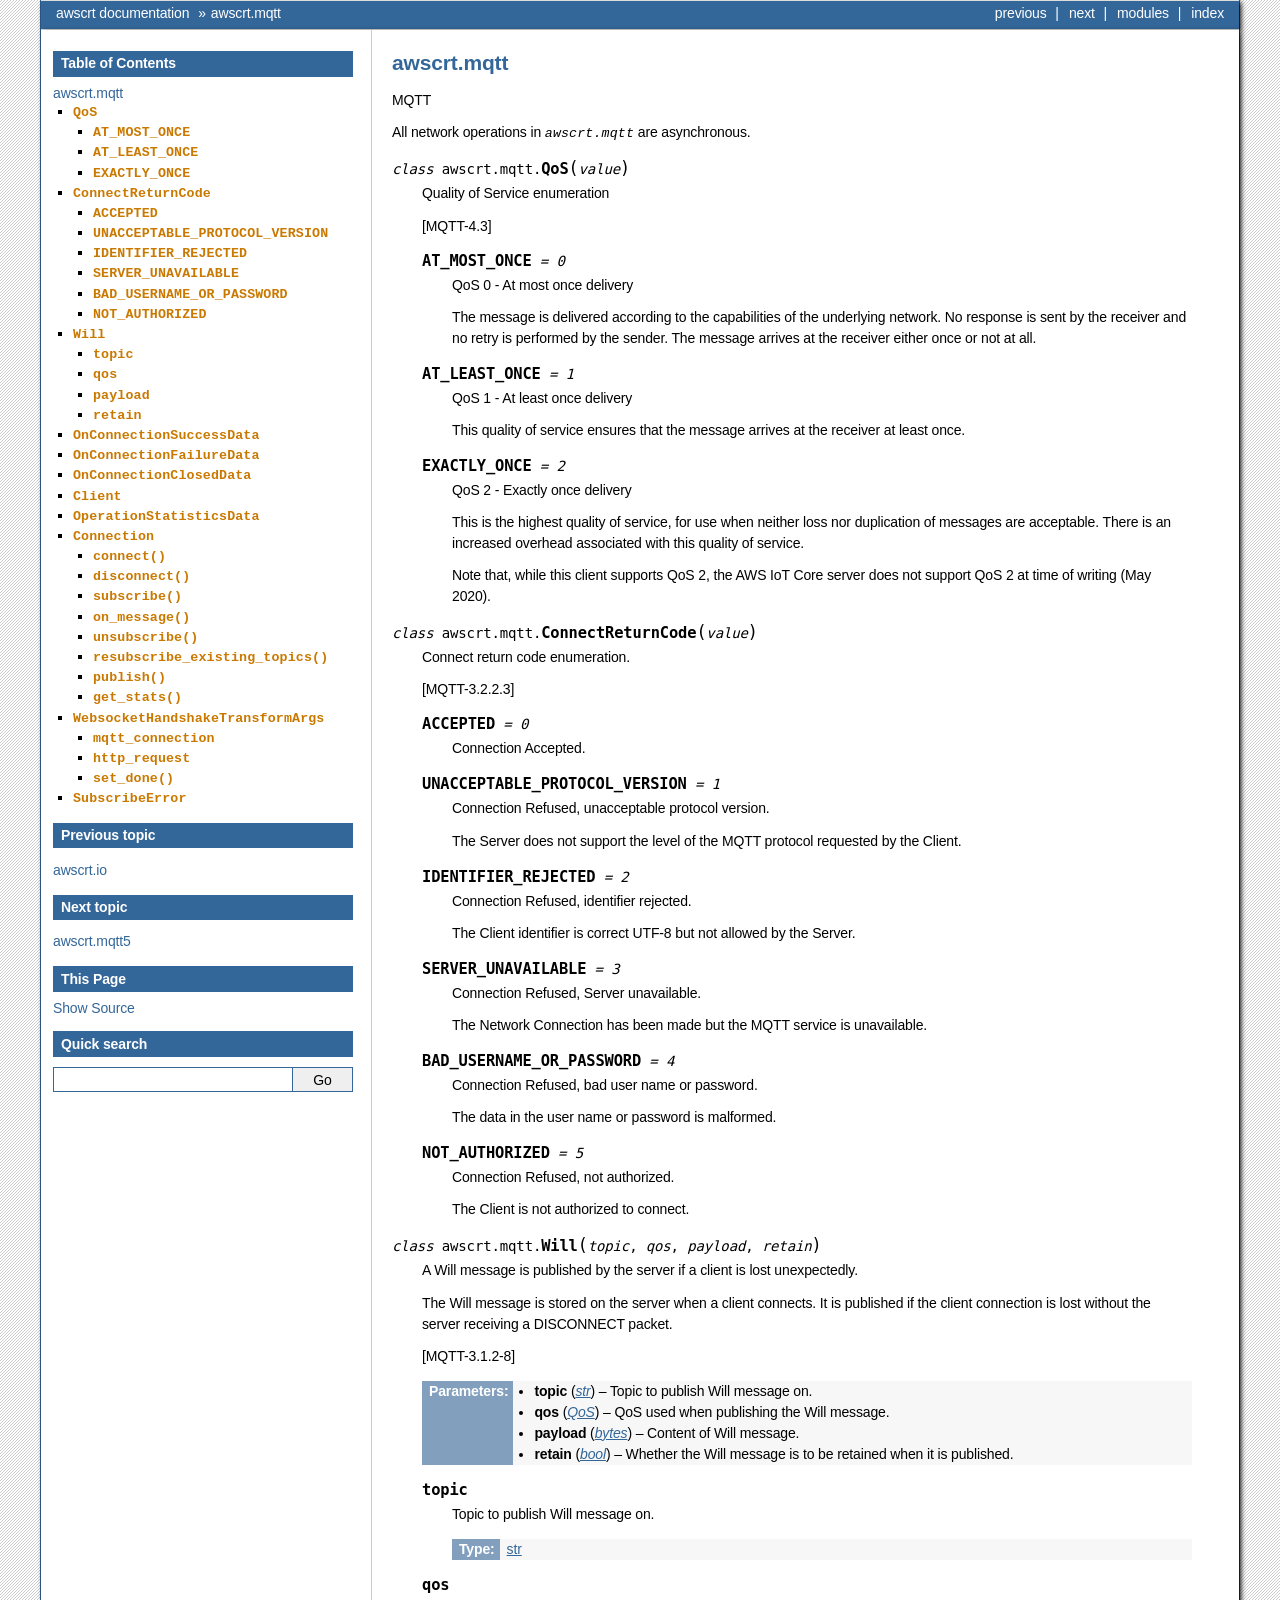
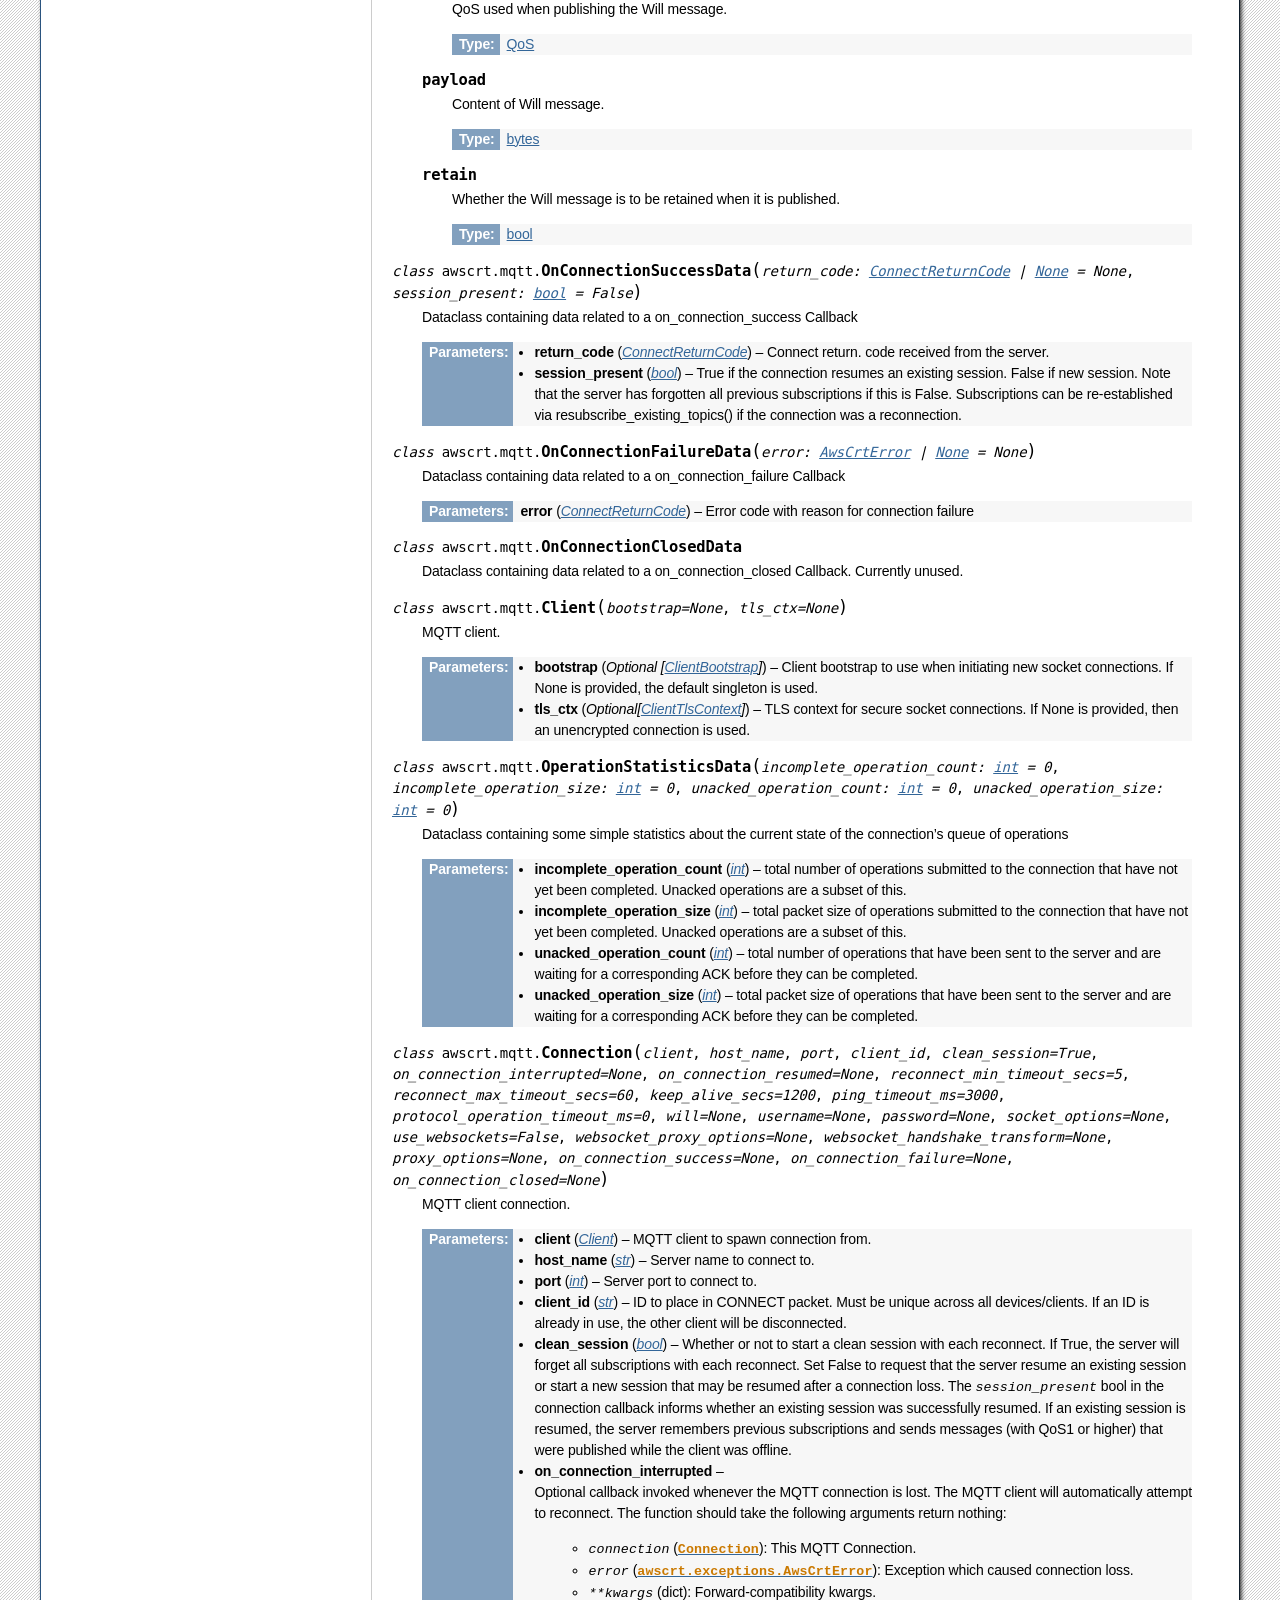
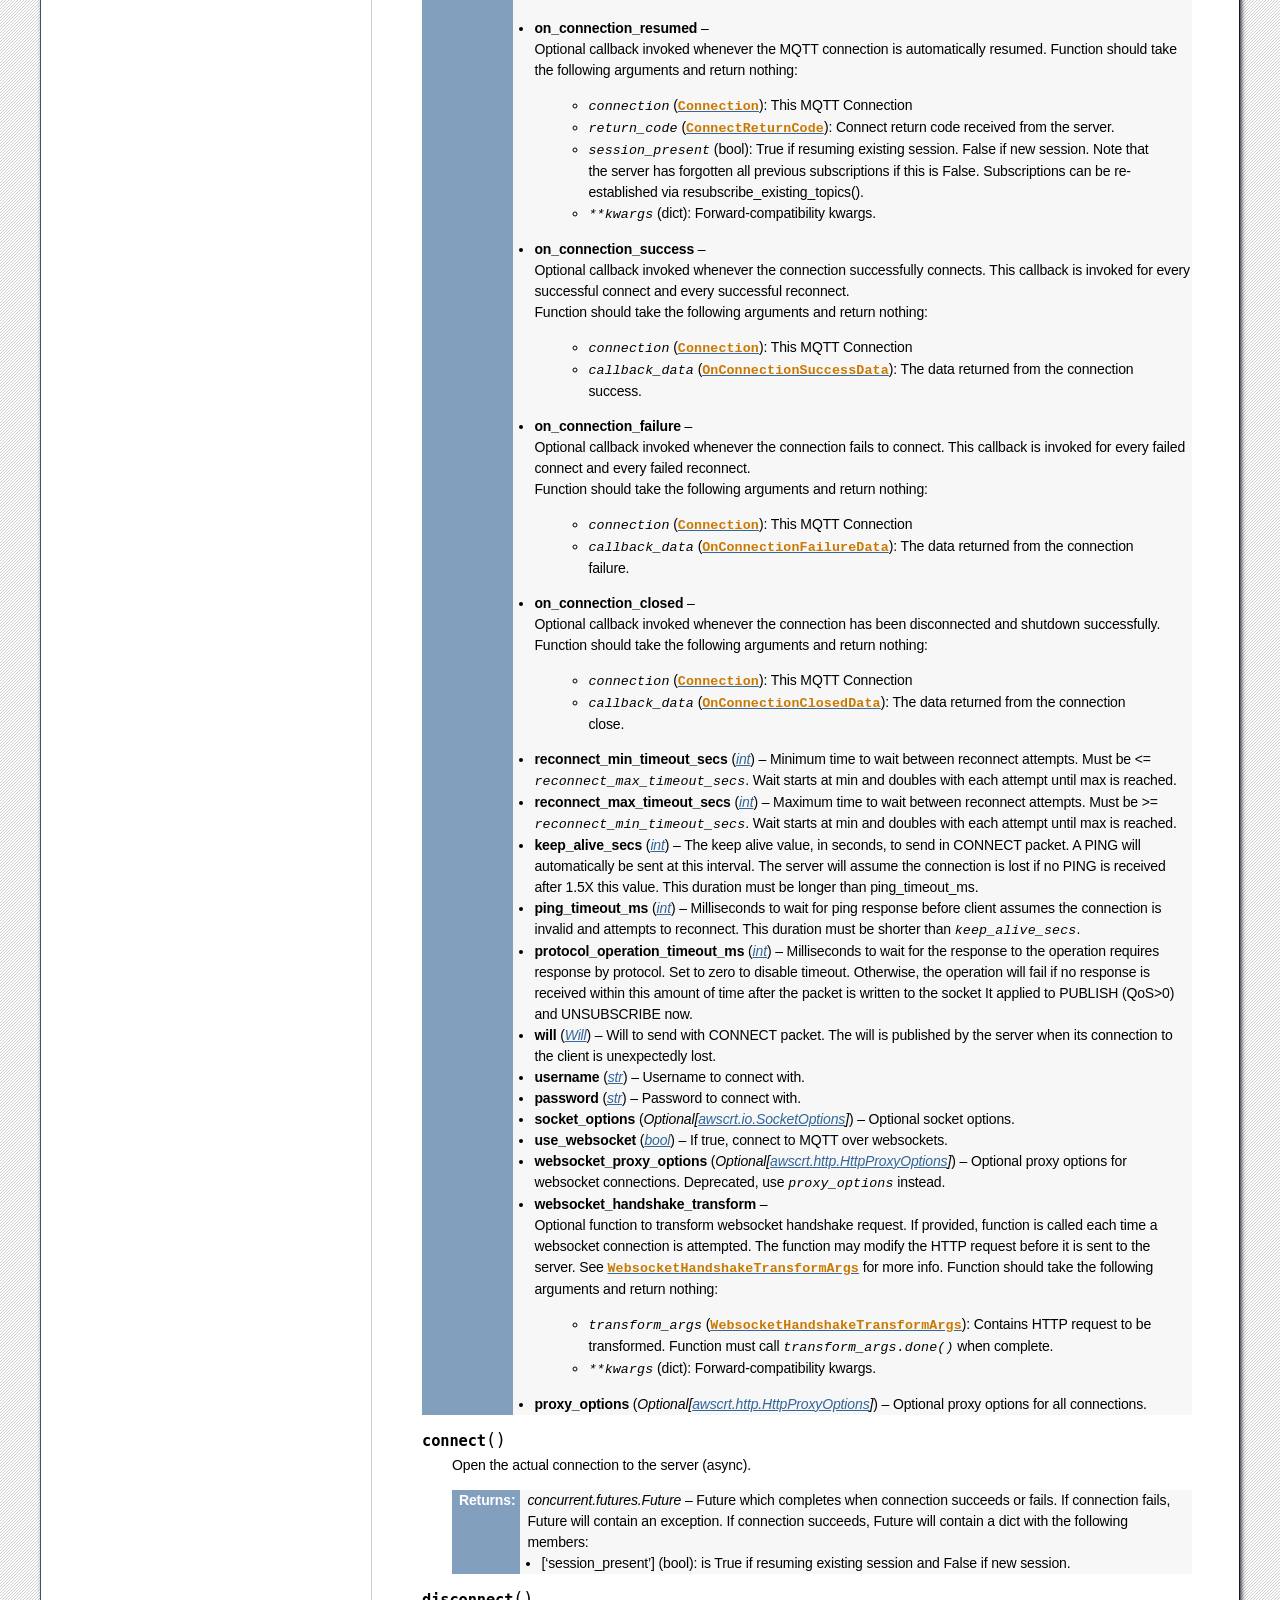
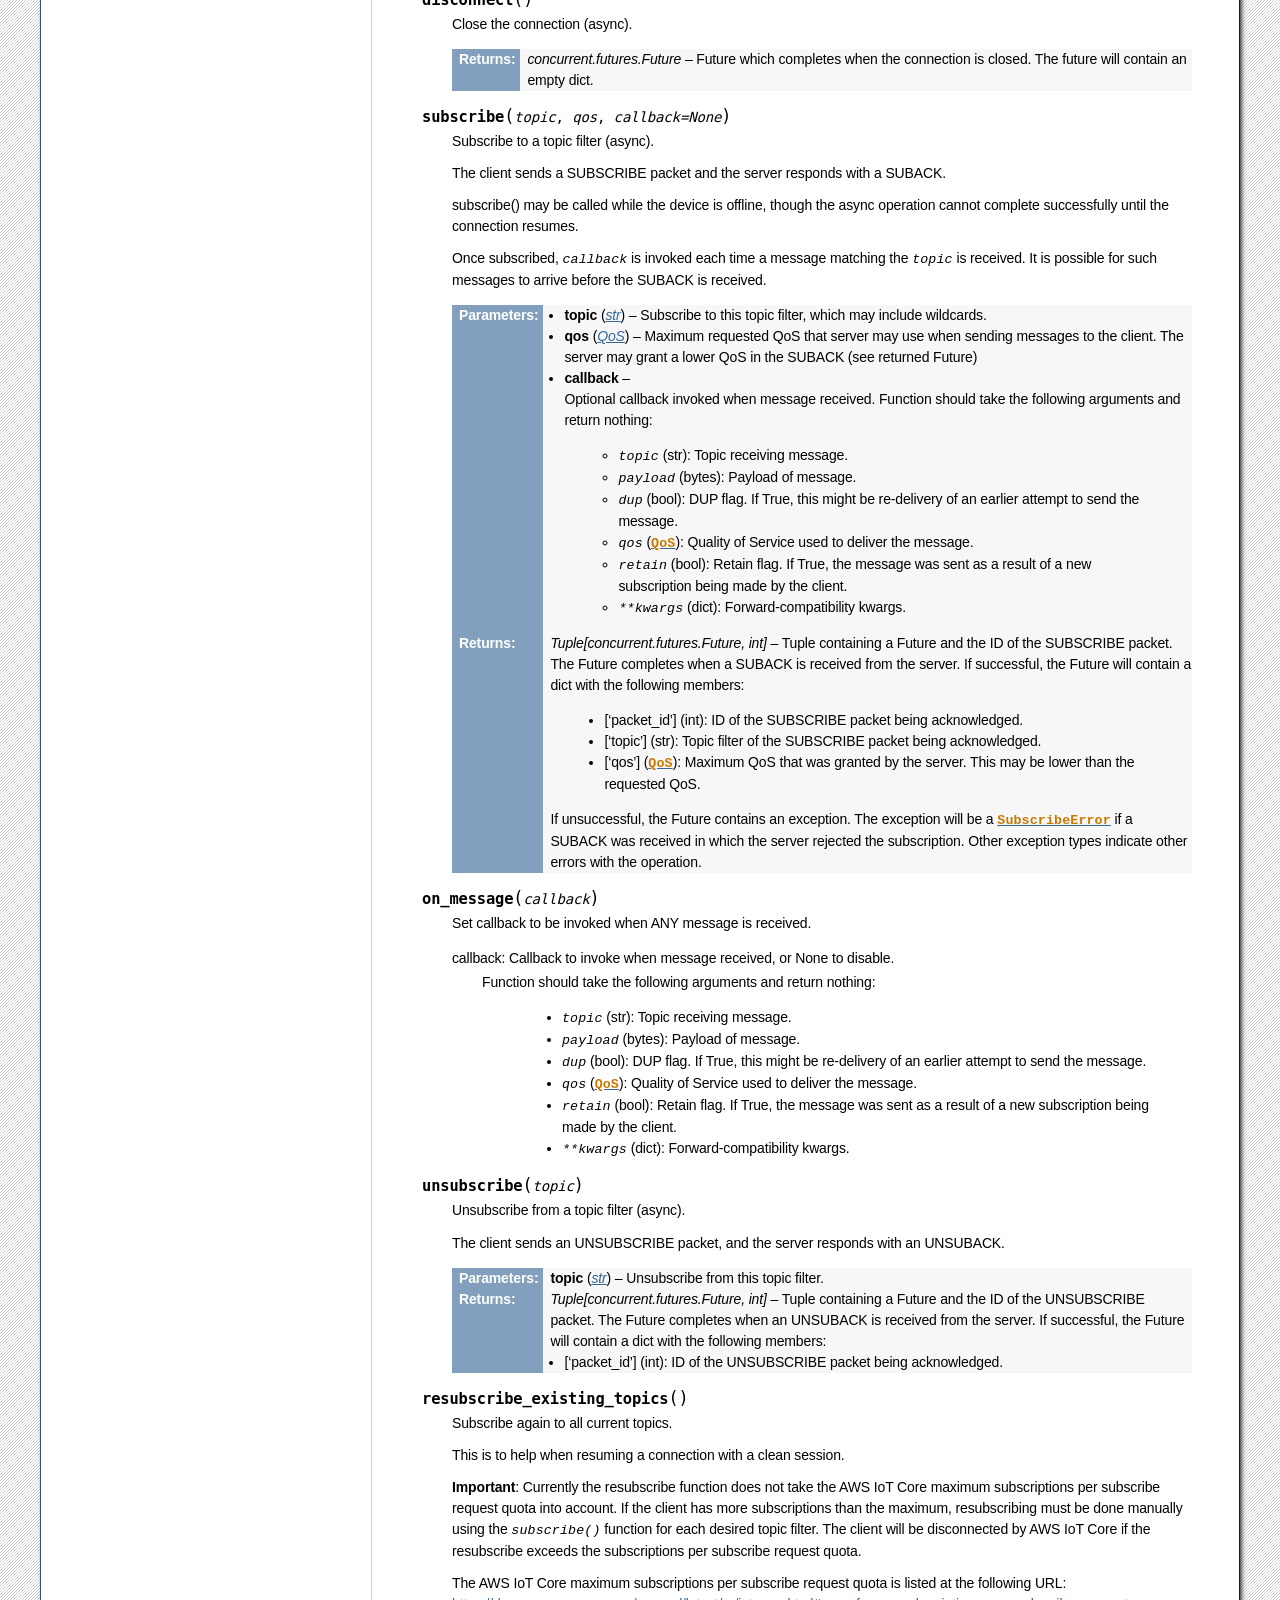
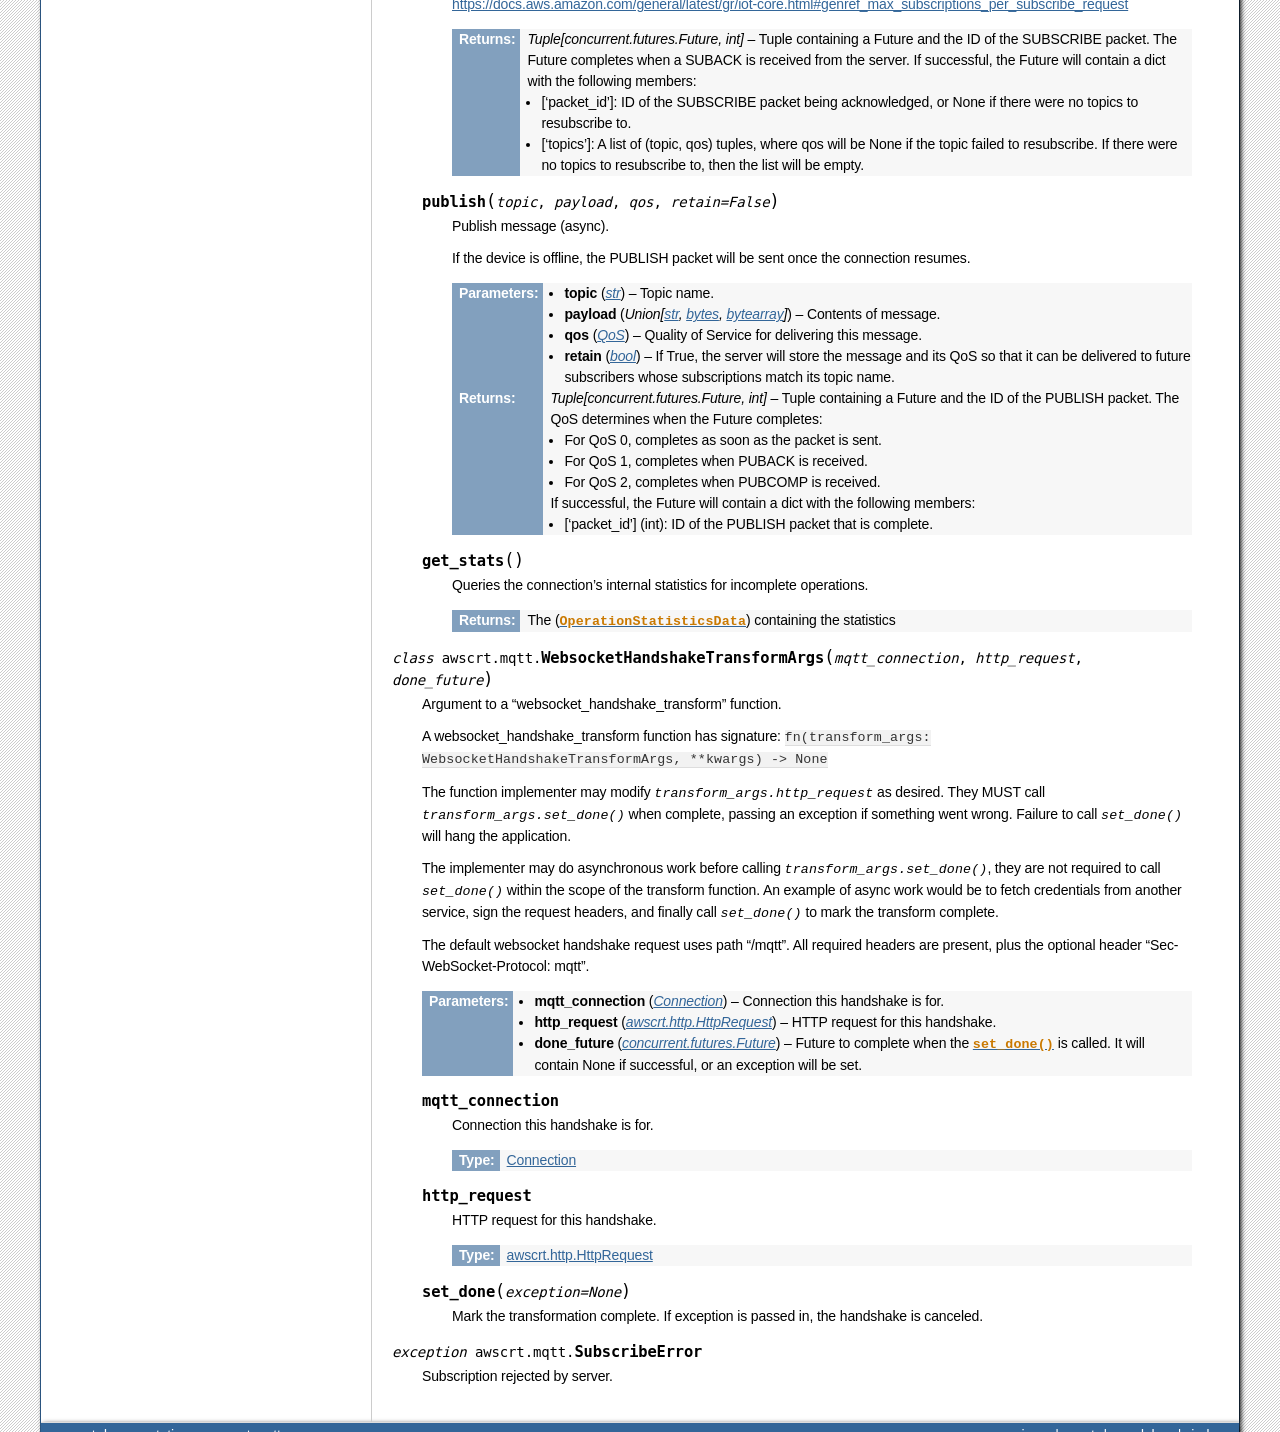
<file: docs/api/mqtt.html>
<!doctype html>

<html lang="en" data-content_root="../">
  <head>
    <meta charset="utf-8" />
    <meta name="viewport" content="width=device-width, initial-scale=1.0" /><meta name="viewport" content="width=device-width, initial-scale=1" />

    <title>awscrt.mqtt &#8212; awscrt  documentation</title>
    <link rel="stylesheet" type="text/css" href="../_static/pygments.css?v=d75fae25" />
    <link rel="stylesheet" type="text/css" href="../_static/css/custom.css?v=93be7416" />
    
    <script src="../_static/documentation_options.js?v=5929fcd5"></script>
    <script src="../_static/doctools.js?v=888ff710"></script>
    <script src="../_static/sphinx_highlight.js?v=dc90522c"></script>
    <script src="../_static/bizstyle.js"></script>
    <link rel="index" title="Index" href="../genindex.html" />
    <link rel="search" title="Search" href="../search.html" />
    <link rel="next" title="awscrt.mqtt5" href="mqtt5.html" />
    <link rel="prev" title="awscrt.io" href="io.html" />
    <meta name="viewport" content="width=device-width,initial-scale=1.0" />
    <!--[if lt IE 9]>
    <script src="_static/css3-mediaqueries.js"></script>
    <![endif]-->
  </head><body>
    <div class="related" role="navigation" aria-label="related navigation">
      <h3>Navigation</h3>
      <ul>
        <li class="right" style="margin-right: 10px">
          <a href="../genindex.html" title="General Index"
             accesskey="I">index</a></li>
        <li class="right" >
          <a href="../py-modindex.html" title="Python Module Index"
             >modules</a> |</li>
        <li class="right" >
          <a href="mqtt5.html" title="awscrt.mqtt5"
             accesskey="N">next</a> |</li>
        <li class="right" >
          <a href="io.html" title="awscrt.io"
             accesskey="P">previous</a> |</li>
        <li class="nav-item nav-item-0"><a href="../index.html">awscrt  documentation</a> &#187;</li>
        <li class="nav-item nav-item-this"><a href="">awscrt.mqtt</a></li> 
      </ul>
    </div>  

    <div class="document">
      <div class="documentwrapper">
        <div class="bodywrapper">
          <div class="body" role="main">
            
  <section id="module-awscrt.mqtt">
<span id="awscrt-mqtt"></span><h1>awscrt.mqtt<a class="headerlink" href="#module-awscrt.mqtt" title="Link to this heading">¶</a></h1>
<p>MQTT</p>
<p>All network operations in <cite>awscrt.mqtt</cite> are asynchronous.</p>
<dl class="py class">
<dt class="sig sig-object py" id="awscrt.mqtt.QoS">
<em class="property"><span class="pre">class</span><span class="w"> </span></em><span class="sig-prename descclassname"><span class="pre">awscrt.mqtt.</span></span><span class="sig-name descname"><span class="pre">QoS</span></span><span class="sig-paren">(</span><em class="sig-param"><span class="n"><span class="pre">value</span></span></em><span class="sig-paren">)</span><a class="headerlink" href="#awscrt.mqtt.QoS" title="Link to this definition">¶</a></dt>
<dd><p>Quality of Service enumeration</p>
<p>[MQTT-4.3]</p>
<dl class="py attribute">
<dt class="sig sig-object py" id="awscrt.mqtt.QoS.AT_MOST_ONCE">
<span class="sig-name descname"><span class="pre">AT_MOST_ONCE</span></span><em class="property"><span class="w"> </span><span class="p"><span class="pre">=</span></span><span class="w"> </span><span class="pre">0</span></em><a class="headerlink" href="#awscrt.mqtt.QoS.AT_MOST_ONCE" title="Link to this definition">¶</a></dt>
<dd><p>QoS 0 - At most once delivery</p>
<p>The message is delivered according to the capabilities of the underlying network.
No response is sent by the receiver and no retry is performed by the sender.
The message arrives at the receiver either once or not at all.</p>
</dd></dl>

<dl class="py attribute">
<dt class="sig sig-object py" id="awscrt.mqtt.QoS.AT_LEAST_ONCE">
<span class="sig-name descname"><span class="pre">AT_LEAST_ONCE</span></span><em class="property"><span class="w"> </span><span class="p"><span class="pre">=</span></span><span class="w"> </span><span class="pre">1</span></em><a class="headerlink" href="#awscrt.mqtt.QoS.AT_LEAST_ONCE" title="Link to this definition">¶</a></dt>
<dd><p>QoS 1 - At least once delivery</p>
<p>This quality of service ensures that the message arrives at the receiver at least once.</p>
</dd></dl>

<dl class="py attribute">
<dt class="sig sig-object py" id="awscrt.mqtt.QoS.EXACTLY_ONCE">
<span class="sig-name descname"><span class="pre">EXACTLY_ONCE</span></span><em class="property"><span class="w"> </span><span class="p"><span class="pre">=</span></span><span class="w"> </span><span class="pre">2</span></em><a class="headerlink" href="#awscrt.mqtt.QoS.EXACTLY_ONCE" title="Link to this definition">¶</a></dt>
<dd><p>QoS 2 - Exactly once delivery</p>
<p>This is the highest quality of service, for use when neither loss nor
duplication of messages are acceptable. There is an increased overhead
associated with this quality of service.</p>
<p>Note that, while this client supports QoS 2, the AWS IoT Core server
does not support QoS 2 at time of writing (May 2020).</p>
</dd></dl>

</dd></dl>

<dl class="py class">
<dt class="sig sig-object py" id="awscrt.mqtt.ConnectReturnCode">
<em class="property"><span class="pre">class</span><span class="w"> </span></em><span class="sig-prename descclassname"><span class="pre">awscrt.mqtt.</span></span><span class="sig-name descname"><span class="pre">ConnectReturnCode</span></span><span class="sig-paren">(</span><em class="sig-param"><span class="n"><span class="pre">value</span></span></em><span class="sig-paren">)</span><a class="headerlink" href="#awscrt.mqtt.ConnectReturnCode" title="Link to this definition">¶</a></dt>
<dd><p>Connect return code enumeration.</p>
<p>[MQTT-3.2.2.3]</p>
<dl class="py attribute">
<dt class="sig sig-object py" id="awscrt.mqtt.ConnectReturnCode.ACCEPTED">
<span class="sig-name descname"><span class="pre">ACCEPTED</span></span><em class="property"><span class="w"> </span><span class="p"><span class="pre">=</span></span><span class="w"> </span><span class="pre">0</span></em><a class="headerlink" href="#awscrt.mqtt.ConnectReturnCode.ACCEPTED" title="Link to this definition">¶</a></dt>
<dd><p>Connection Accepted.</p>
</dd></dl>

<dl class="py attribute">
<dt class="sig sig-object py" id="awscrt.mqtt.ConnectReturnCode.UNACCEPTABLE_PROTOCOL_VERSION">
<span class="sig-name descname"><span class="pre">UNACCEPTABLE_PROTOCOL_VERSION</span></span><em class="property"><span class="w"> </span><span class="p"><span class="pre">=</span></span><span class="w"> </span><span class="pre">1</span></em><a class="headerlink" href="#awscrt.mqtt.ConnectReturnCode.UNACCEPTABLE_PROTOCOL_VERSION" title="Link to this definition">¶</a></dt>
<dd><p>Connection Refused, unacceptable protocol version.</p>
<p>The Server does not support the level of the MQTT protocol requested by the Client.</p>
</dd></dl>

<dl class="py attribute">
<dt class="sig sig-object py" id="awscrt.mqtt.ConnectReturnCode.IDENTIFIER_REJECTED">
<span class="sig-name descname"><span class="pre">IDENTIFIER_REJECTED</span></span><em class="property"><span class="w"> </span><span class="p"><span class="pre">=</span></span><span class="w"> </span><span class="pre">2</span></em><a class="headerlink" href="#awscrt.mqtt.ConnectReturnCode.IDENTIFIER_REJECTED" title="Link to this definition">¶</a></dt>
<dd><p>Connection Refused, identifier rejected.</p>
<p>The Client identifier is correct UTF-8 but not allowed by the Server.</p>
</dd></dl>

<dl class="py attribute">
<dt class="sig sig-object py" id="awscrt.mqtt.ConnectReturnCode.SERVER_UNAVAILABLE">
<span class="sig-name descname"><span class="pre">SERVER_UNAVAILABLE</span></span><em class="property"><span class="w"> </span><span class="p"><span class="pre">=</span></span><span class="w"> </span><span class="pre">3</span></em><a class="headerlink" href="#awscrt.mqtt.ConnectReturnCode.SERVER_UNAVAILABLE" title="Link to this definition">¶</a></dt>
<dd><p>Connection Refused, Server unavailable.</p>
<p>The Network Connection has been made but the MQTT service is unavailable.</p>
</dd></dl>

<dl class="py attribute">
<dt class="sig sig-object py" id="awscrt.mqtt.ConnectReturnCode.BAD_USERNAME_OR_PASSWORD">
<span class="sig-name descname"><span class="pre">BAD_USERNAME_OR_PASSWORD</span></span><em class="property"><span class="w"> </span><span class="p"><span class="pre">=</span></span><span class="w"> </span><span class="pre">4</span></em><a class="headerlink" href="#awscrt.mqtt.ConnectReturnCode.BAD_USERNAME_OR_PASSWORD" title="Link to this definition">¶</a></dt>
<dd><p>Connection Refused, bad user name or password.</p>
<p>The data in the user name or password is malformed.</p>
</dd></dl>

<dl class="py attribute">
<dt class="sig sig-object py" id="awscrt.mqtt.ConnectReturnCode.NOT_AUTHORIZED">
<span class="sig-name descname"><span class="pre">NOT_AUTHORIZED</span></span><em class="property"><span class="w"> </span><span class="p"><span class="pre">=</span></span><span class="w"> </span><span class="pre">5</span></em><a class="headerlink" href="#awscrt.mqtt.ConnectReturnCode.NOT_AUTHORIZED" title="Link to this definition">¶</a></dt>
<dd><p>Connection Refused, not authorized.</p>
<p>The Client is not authorized to connect.</p>
</dd></dl>

</dd></dl>

<dl class="py class">
<dt class="sig sig-object py" id="awscrt.mqtt.Will">
<em class="property"><span class="pre">class</span><span class="w"> </span></em><span class="sig-prename descclassname"><span class="pre">awscrt.mqtt.</span></span><span class="sig-name descname"><span class="pre">Will</span></span><span class="sig-paren">(</span><em class="sig-param"><span class="n"><span class="pre">topic</span></span></em>, <em class="sig-param"><span class="n"><span class="pre">qos</span></span></em>, <em class="sig-param"><span class="n"><span class="pre">payload</span></span></em>, <em class="sig-param"><span class="n"><span class="pre">retain</span></span></em><span class="sig-paren">)</span><a class="headerlink" href="#awscrt.mqtt.Will" title="Link to this definition">¶</a></dt>
<dd><p>A Will message is published by the server if a client is lost unexpectedly.</p>
<p>The Will message is stored on the server when a client connects.
It is published if the client connection is lost without the server
receiving a DISCONNECT packet.</p>
<p>[MQTT-3.1.2-8]</p>
<dl class="field-list simple">
<dt class="field-odd">Parameters<span class="colon">:</span></dt>
<dd class="field-odd"><ul class="simple">
<li><p><strong>topic</strong> (<a class="reference external" href="https://docs.python.org/3/library/stdtypes.html#str" title="(in Python v3.13)"><em>str</em></a>) – Topic to publish Will message on.</p></li>
<li><p><strong>qos</strong> (<a class="reference internal" href="#awscrt.mqtt.QoS" title="awscrt.mqtt.QoS"><em>QoS</em></a>) – QoS used when publishing the Will message.</p></li>
<li><p><strong>payload</strong> (<a class="reference external" href="https://docs.python.org/3/library/stdtypes.html#bytes" title="(in Python v3.13)"><em>bytes</em></a>) – Content of Will message.</p></li>
<li><p><strong>retain</strong> (<a class="reference external" href="https://docs.python.org/3/library/functions.html#bool" title="(in Python v3.13)"><em>bool</em></a>) – Whether the Will message is to be retained when it is published.</p></li>
</ul>
</dd>
</dl>
<dl class="py attribute">
<dt class="sig sig-object py" id="awscrt.mqtt.Will.topic">
<span class="sig-name descname"><span class="pre">topic</span></span><a class="headerlink" href="#awscrt.mqtt.Will.topic" title="Link to this definition">¶</a></dt>
<dd><p>Topic to publish Will message on.</p>
<dl class="field-list simple">
<dt class="field-odd">Type<span class="colon">:</span></dt>
<dd class="field-odd"><p><a class="reference external" href="https://docs.python.org/3/library/stdtypes.html#str" title="(in Python v3.13)">str</a></p>
</dd>
</dl>
</dd></dl>

<dl class="py attribute">
<dt class="sig sig-object py" id="awscrt.mqtt.Will.qos">
<span class="sig-name descname"><span class="pre">qos</span></span><a class="headerlink" href="#awscrt.mqtt.Will.qos" title="Link to this definition">¶</a></dt>
<dd><p>QoS used when publishing the Will message.</p>
<dl class="field-list simple">
<dt class="field-odd">Type<span class="colon">:</span></dt>
<dd class="field-odd"><p><a class="reference internal" href="#awscrt.mqtt.QoS" title="awscrt.mqtt.QoS">QoS</a></p>
</dd>
</dl>
</dd></dl>

<dl class="py attribute">
<dt class="sig sig-object py" id="awscrt.mqtt.Will.payload">
<span class="sig-name descname"><span class="pre">payload</span></span><a class="headerlink" href="#awscrt.mqtt.Will.payload" title="Link to this definition">¶</a></dt>
<dd><p>Content of Will message.</p>
<dl class="field-list simple">
<dt class="field-odd">Type<span class="colon">:</span></dt>
<dd class="field-odd"><p><a class="reference external" href="https://docs.python.org/3/library/stdtypes.html#bytes" title="(in Python v3.13)">bytes</a></p>
</dd>
</dl>
</dd></dl>

<dl class="py attribute">
<dt class="sig sig-object py" id="awscrt.mqtt.Will.retain">
<span class="sig-name descname"><span class="pre">retain</span></span><a class="headerlink" href="#awscrt.mqtt.Will.retain" title="Link to this definition">¶</a></dt>
<dd><p>Whether the Will message is to be retained when it is published.</p>
<dl class="field-list simple">
<dt class="field-odd">Type<span class="colon">:</span></dt>
<dd class="field-odd"><p><a class="reference external" href="https://docs.python.org/3/library/functions.html#bool" title="(in Python v3.13)">bool</a></p>
</dd>
</dl>
</dd></dl>

</dd></dl>

<dl class="py class">
<dt class="sig sig-object py" id="awscrt.mqtt.OnConnectionSuccessData">
<em class="property"><span class="pre">class</span><span class="w"> </span></em><span class="sig-prename descclassname"><span class="pre">awscrt.mqtt.</span></span><span class="sig-name descname"><span class="pre">OnConnectionSuccessData</span></span><span class="sig-paren">(</span><em class="sig-param"><span class="n"><span class="pre">return_code</span></span><span class="p"><span class="pre">:</span></span><span class="w"> </span><span class="n"><a class="reference internal" href="#awscrt.mqtt.ConnectReturnCode" title="awscrt.mqtt.ConnectReturnCode"><span class="pre">ConnectReturnCode</span></a><span class="w"> </span><span class="p"><span class="pre">|</span></span><span class="w"> </span><a class="reference external" href="https://docs.python.org/3/library/constants.html#None" title="(in Python v3.13)"><span class="pre">None</span></a></span><span class="w"> </span><span class="o"><span class="pre">=</span></span><span class="w"> </span><span class="default_value"><span class="pre">None</span></span></em>, <em class="sig-param"><span class="n"><span class="pre">session_present</span></span><span class="p"><span class="pre">:</span></span><span class="w"> </span><span class="n"><a class="reference external" href="https://docs.python.org/3/library/functions.html#bool" title="(in Python v3.13)"><span class="pre">bool</span></a></span><span class="w"> </span><span class="o"><span class="pre">=</span></span><span class="w"> </span><span class="default_value"><span class="pre">False</span></span></em><span class="sig-paren">)</span><a class="headerlink" href="#awscrt.mqtt.OnConnectionSuccessData" title="Link to this definition">¶</a></dt>
<dd><p>Dataclass containing data related to a on_connection_success Callback</p>
<dl class="field-list simple">
<dt class="field-odd">Parameters<span class="colon">:</span></dt>
<dd class="field-odd"><ul class="simple">
<li><p><strong>return_code</strong> (<a class="reference internal" href="#awscrt.mqtt.ConnectReturnCode" title="awscrt.mqtt.ConnectReturnCode"><em>ConnectReturnCode</em></a>) – Connect return. code received from the server.</p></li>
<li><p><strong>session_present</strong> (<a class="reference external" href="https://docs.python.org/3/library/functions.html#bool" title="(in Python v3.13)"><em>bool</em></a>) – True if the connection resumes an existing session.
False if new session. Note that the server has forgotten all previous subscriptions
if this is False.
Subscriptions can be re-established via resubscribe_existing_topics() if the connection was a reconnection.</p></li>
</ul>
</dd>
</dl>
</dd></dl>

<dl class="py class">
<dt class="sig sig-object py" id="awscrt.mqtt.OnConnectionFailureData">
<em class="property"><span class="pre">class</span><span class="w"> </span></em><span class="sig-prename descclassname"><span class="pre">awscrt.mqtt.</span></span><span class="sig-name descname"><span class="pre">OnConnectionFailureData</span></span><span class="sig-paren">(</span><em class="sig-param"><span class="n"><span class="pre">error</span></span><span class="p"><span class="pre">:</span></span><span class="w"> </span><span class="n"><a class="reference internal" href="exceptions.html#awscrt.exceptions.AwsCrtError" title="awscrt.exceptions.AwsCrtError"><span class="pre">AwsCrtError</span></a><span class="w"> </span><span class="p"><span class="pre">|</span></span><span class="w"> </span><a class="reference external" href="https://docs.python.org/3/library/constants.html#None" title="(in Python v3.13)"><span class="pre">None</span></a></span><span class="w"> </span><span class="o"><span class="pre">=</span></span><span class="w"> </span><span class="default_value"><span class="pre">None</span></span></em><span class="sig-paren">)</span><a class="headerlink" href="#awscrt.mqtt.OnConnectionFailureData" title="Link to this definition">¶</a></dt>
<dd><p>Dataclass containing data related to a on_connection_failure Callback</p>
<dl class="field-list simple">
<dt class="field-odd">Parameters<span class="colon">:</span></dt>
<dd class="field-odd"><p><strong>error</strong> (<a class="reference internal" href="#awscrt.mqtt.ConnectReturnCode" title="awscrt.mqtt.ConnectReturnCode"><em>ConnectReturnCode</em></a>) – Error code with reason for connection failure</p>
</dd>
</dl>
</dd></dl>

<dl class="py class">
<dt class="sig sig-object py" id="awscrt.mqtt.OnConnectionClosedData">
<em class="property"><span class="pre">class</span><span class="w"> </span></em><span class="sig-prename descclassname"><span class="pre">awscrt.mqtt.</span></span><span class="sig-name descname"><span class="pre">OnConnectionClosedData</span></span><a class="headerlink" href="#awscrt.mqtt.OnConnectionClosedData" title="Link to this definition">¶</a></dt>
<dd><p>Dataclass containing data related to a on_connection_closed Callback.
Currently unused.</p>
</dd></dl>

<dl class="py class">
<dt class="sig sig-object py" id="awscrt.mqtt.Client">
<em class="property"><span class="pre">class</span><span class="w"> </span></em><span class="sig-prename descclassname"><span class="pre">awscrt.mqtt.</span></span><span class="sig-name descname"><span class="pre">Client</span></span><span class="sig-paren">(</span><em class="sig-param"><span class="n"><span class="pre">bootstrap</span></span><span class="o"><span class="pre">=</span></span><span class="default_value"><span class="pre">None</span></span></em>, <em class="sig-param"><span class="n"><span class="pre">tls_ctx</span></span><span class="o"><span class="pre">=</span></span><span class="default_value"><span class="pre">None</span></span></em><span class="sig-paren">)</span><a class="headerlink" href="#awscrt.mqtt.Client" title="Link to this definition">¶</a></dt>
<dd><p>MQTT client.</p>
<dl class="field-list simple">
<dt class="field-odd">Parameters<span class="colon">:</span></dt>
<dd class="field-odd"><ul class="simple">
<li><p><strong>bootstrap</strong> (<em>Optional</em><em> [</em><a class="reference internal" href="io.html#awscrt.io.ClientBootstrap" title="awscrt.io.ClientBootstrap"><em>ClientBootstrap</em></a><em>]</em>) – Client bootstrap to use when initiating new socket connections.
If None is provided, the default singleton is used.</p></li>
<li><p><strong>tls_ctx</strong> (<em>Optional</em><em>[</em><a class="reference internal" href="io.html#awscrt.io.ClientTlsContext" title="awscrt.io.ClientTlsContext"><em>ClientTlsContext</em></a><em>]</em>) – TLS context for secure socket connections.
If None is provided, then an unencrypted connection is used.</p></li>
</ul>
</dd>
</dl>
</dd></dl>

<dl class="py class">
<dt class="sig sig-object py" id="awscrt.mqtt.OperationStatisticsData">
<em class="property"><span class="pre">class</span><span class="w"> </span></em><span class="sig-prename descclassname"><span class="pre">awscrt.mqtt.</span></span><span class="sig-name descname"><span class="pre">OperationStatisticsData</span></span><span class="sig-paren">(</span><em class="sig-param"><span class="n"><span class="pre">incomplete_operation_count</span></span><span class="p"><span class="pre">:</span></span><span class="w"> </span><span class="n"><a class="reference external" href="https://docs.python.org/3/library/functions.html#int" title="(in Python v3.13)"><span class="pre">int</span></a></span><span class="w"> </span><span class="o"><span class="pre">=</span></span><span class="w"> </span><span class="default_value"><span class="pre">0</span></span></em>, <em class="sig-param"><span class="n"><span class="pre">incomplete_operation_size</span></span><span class="p"><span class="pre">:</span></span><span class="w"> </span><span class="n"><a class="reference external" href="https://docs.python.org/3/library/functions.html#int" title="(in Python v3.13)"><span class="pre">int</span></a></span><span class="w"> </span><span class="o"><span class="pre">=</span></span><span class="w"> </span><span class="default_value"><span class="pre">0</span></span></em>, <em class="sig-param"><span class="n"><span class="pre">unacked_operation_count</span></span><span class="p"><span class="pre">:</span></span><span class="w"> </span><span class="n"><a class="reference external" href="https://docs.python.org/3/library/functions.html#int" title="(in Python v3.13)"><span class="pre">int</span></a></span><span class="w"> </span><span class="o"><span class="pre">=</span></span><span class="w"> </span><span class="default_value"><span class="pre">0</span></span></em>, <em class="sig-param"><span class="n"><span class="pre">unacked_operation_size</span></span><span class="p"><span class="pre">:</span></span><span class="w"> </span><span class="n"><a class="reference external" href="https://docs.python.org/3/library/functions.html#int" title="(in Python v3.13)"><span class="pre">int</span></a></span><span class="w"> </span><span class="o"><span class="pre">=</span></span><span class="w"> </span><span class="default_value"><span class="pre">0</span></span></em><span class="sig-paren">)</span><a class="headerlink" href="#awscrt.mqtt.OperationStatisticsData" title="Link to this definition">¶</a></dt>
<dd><p>Dataclass containing some simple statistics about the current state of the connection’s queue of operations</p>
<dl class="field-list simple">
<dt class="field-odd">Parameters<span class="colon">:</span></dt>
<dd class="field-odd"><ul class="simple">
<li><p><strong>incomplete_operation_count</strong> (<a class="reference external" href="https://docs.python.org/3/library/functions.html#int" title="(in Python v3.13)"><em>int</em></a>) – total number of operations submitted to the connection that have not yet been completed.  Unacked operations are a subset of this.</p></li>
<li><p><strong>incomplete_operation_size</strong> (<a class="reference external" href="https://docs.python.org/3/library/functions.html#int" title="(in Python v3.13)"><em>int</em></a>) – total packet size of operations submitted to the connection that have not yet been completed.  Unacked operations are a subset of this.</p></li>
<li><p><strong>unacked_operation_count</strong> (<a class="reference external" href="https://docs.python.org/3/library/functions.html#int" title="(in Python v3.13)"><em>int</em></a>) – total number of operations that have been sent to the server and are waiting for a corresponding ACK before they can be completed.</p></li>
<li><p><strong>unacked_operation_size</strong> (<a class="reference external" href="https://docs.python.org/3/library/functions.html#int" title="(in Python v3.13)"><em>int</em></a>) – total packet size of operations that have been sent to the server and are waiting for a corresponding ACK before they can be completed.</p></li>
</ul>
</dd>
</dl>
</dd></dl>

<dl class="py class">
<dt class="sig sig-object py" id="awscrt.mqtt.Connection">
<em class="property"><span class="pre">class</span><span class="w"> </span></em><span class="sig-prename descclassname"><span class="pre">awscrt.mqtt.</span></span><span class="sig-name descname"><span class="pre">Connection</span></span><span class="sig-paren">(</span><em class="sig-param"><span class="n"><span class="pre">client</span></span></em>, <em class="sig-param"><span class="n"><span class="pre">host_name</span></span></em>, <em class="sig-param"><span class="n"><span class="pre">port</span></span></em>, <em class="sig-param"><span class="n"><span class="pre">client_id</span></span></em>, <em class="sig-param"><span class="n"><span class="pre">clean_session</span></span><span class="o"><span class="pre">=</span></span><span class="default_value"><span class="pre">True</span></span></em>, <em class="sig-param"><span class="n"><span class="pre">on_connection_interrupted</span></span><span class="o"><span class="pre">=</span></span><span class="default_value"><span class="pre">None</span></span></em>, <em class="sig-param"><span class="n"><span class="pre">on_connection_resumed</span></span><span class="o"><span class="pre">=</span></span><span class="default_value"><span class="pre">None</span></span></em>, <em class="sig-param"><span class="n"><span class="pre">reconnect_min_timeout_secs</span></span><span class="o"><span class="pre">=</span></span><span class="default_value"><span class="pre">5</span></span></em>, <em class="sig-param"><span class="n"><span class="pre">reconnect_max_timeout_secs</span></span><span class="o"><span class="pre">=</span></span><span class="default_value"><span class="pre">60</span></span></em>, <em class="sig-param"><span class="n"><span class="pre">keep_alive_secs</span></span><span class="o"><span class="pre">=</span></span><span class="default_value"><span class="pre">1200</span></span></em>, <em class="sig-param"><span class="n"><span class="pre">ping_timeout_ms</span></span><span class="o"><span class="pre">=</span></span><span class="default_value"><span class="pre">3000</span></span></em>, <em class="sig-param"><span class="n"><span class="pre">protocol_operation_timeout_ms</span></span><span class="o"><span class="pre">=</span></span><span class="default_value"><span class="pre">0</span></span></em>, <em class="sig-param"><span class="n"><span class="pre">will</span></span><span class="o"><span class="pre">=</span></span><span class="default_value"><span class="pre">None</span></span></em>, <em class="sig-param"><span class="n"><span class="pre">username</span></span><span class="o"><span class="pre">=</span></span><span class="default_value"><span class="pre">None</span></span></em>, <em class="sig-param"><span class="n"><span class="pre">password</span></span><span class="o"><span class="pre">=</span></span><span class="default_value"><span class="pre">None</span></span></em>, <em class="sig-param"><span class="n"><span class="pre">socket_options</span></span><span class="o"><span class="pre">=</span></span><span class="default_value"><span class="pre">None</span></span></em>, <em class="sig-param"><span class="n"><span class="pre">use_websockets</span></span><span class="o"><span class="pre">=</span></span><span class="default_value"><span class="pre">False</span></span></em>, <em class="sig-param"><span class="n"><span class="pre">websocket_proxy_options</span></span><span class="o"><span class="pre">=</span></span><span class="default_value"><span class="pre">None</span></span></em>, <em class="sig-param"><span class="n"><span class="pre">websocket_handshake_transform</span></span><span class="o"><span class="pre">=</span></span><span class="default_value"><span class="pre">None</span></span></em>, <em class="sig-param"><span class="n"><span class="pre">proxy_options</span></span><span class="o"><span class="pre">=</span></span><span class="default_value"><span class="pre">None</span></span></em>, <em class="sig-param"><span class="n"><span class="pre">on_connection_success</span></span><span class="o"><span class="pre">=</span></span><span class="default_value"><span class="pre">None</span></span></em>, <em class="sig-param"><span class="n"><span class="pre">on_connection_failure</span></span><span class="o"><span class="pre">=</span></span><span class="default_value"><span class="pre">None</span></span></em>, <em class="sig-param"><span class="n"><span class="pre">on_connection_closed</span></span><span class="o"><span class="pre">=</span></span><span class="default_value"><span class="pre">None</span></span></em><span class="sig-paren">)</span><a class="headerlink" href="#awscrt.mqtt.Connection" title="Link to this definition">¶</a></dt>
<dd><p>MQTT client connection.</p>
<dl class="field-list simple">
<dt class="field-odd">Parameters<span class="colon">:</span></dt>
<dd class="field-odd"><ul class="simple">
<li><p><strong>client</strong> (<a class="reference internal" href="#awscrt.mqtt.Client" title="awscrt.mqtt.Client"><em>Client</em></a>) – MQTT client to spawn connection from.</p></li>
<li><p><strong>host_name</strong> (<a class="reference external" href="https://docs.python.org/3/library/stdtypes.html#str" title="(in Python v3.13)"><em>str</em></a>) – Server name to connect to.</p></li>
<li><p><strong>port</strong> (<a class="reference external" href="https://docs.python.org/3/library/functions.html#int" title="(in Python v3.13)"><em>int</em></a>) – Server port to connect to.</p></li>
<li><p><strong>client_id</strong> (<a class="reference external" href="https://docs.python.org/3/library/stdtypes.html#str" title="(in Python v3.13)"><em>str</em></a>) – ID to place in CONNECT packet. Must be unique across all devices/clients.
If an ID is already in use, the other client will be disconnected.</p></li>
<li><p><strong>clean_session</strong> (<a class="reference external" href="https://docs.python.org/3/library/functions.html#bool" title="(in Python v3.13)"><em>bool</em></a>) – Whether or not to start a clean session with each reconnect.
If True, the server will forget all subscriptions with each reconnect.
Set False to request that the server resume an existing session
or start a new session that may be resumed after a connection loss.
The <cite>session_present</cite> bool in the connection callback informs
whether an existing session was successfully resumed.
If an existing session is resumed, the server remembers previous subscriptions
and sends messages (with QoS1 or higher) that were published while the client was offline.</p></li>
<li><p><strong>on_connection_interrupted</strong> – <p>Optional callback invoked whenever the MQTT connection is lost.
The MQTT client will automatically attempt to reconnect.
The function should take the following arguments return nothing:</p>
<blockquote>
<div><ul>
<li><p><cite>connection</cite> (<a class="reference internal" href="#awscrt.mqtt.Connection" title="awscrt.mqtt.Connection"><code class="xref py py-class docutils literal notranslate"><span class="pre">Connection</span></code></a>): This MQTT Connection.</p></li>
<li><p><cite>error</cite> (<a class="reference internal" href="exceptions.html#awscrt.exceptions.AwsCrtError" title="awscrt.exceptions.AwsCrtError"><code class="xref py py-class docutils literal notranslate"><span class="pre">awscrt.exceptions.AwsCrtError</span></code></a>): Exception which caused connection loss.</p></li>
<li><p><cite>**kwargs</cite> (dict): Forward-compatibility kwargs.</p></li>
</ul>
</div></blockquote>
</p></li>
<li><p><strong>on_connection_resumed</strong> – <p>Optional callback invoked whenever the MQTT connection
is automatically resumed. Function should take the following arguments and return nothing:</p>
<blockquote>
<div><ul>
<li><p><cite>connection</cite> (<a class="reference internal" href="#awscrt.mqtt.Connection" title="awscrt.mqtt.Connection"><code class="xref py py-class docutils literal notranslate"><span class="pre">Connection</span></code></a>): This MQTT Connection</p></li>
<li><p><cite>return_code</cite> (<a class="reference internal" href="#awscrt.mqtt.ConnectReturnCode" title="awscrt.mqtt.ConnectReturnCode"><code class="xref py py-class docutils literal notranslate"><span class="pre">ConnectReturnCode</span></code></a>): Connect return
code received from the server.</p></li>
<li><p><cite>session_present</cite> (bool): True if resuming existing session. False if new session.
Note that the server has forgotten all previous subscriptions if this is False.
Subscriptions can be re-established via resubscribe_existing_topics().</p></li>
<li><p><cite>**kwargs</cite> (dict): Forward-compatibility kwargs.</p></li>
</ul>
</div></blockquote>
</p></li>
<li><p><strong>on_connection_success</strong> – <p>Optional callback invoked whenever the connection successfully connects.
This callback is invoked for every successful connect and every successful reconnect.</p>
<p>Function should take the following arguments and return nothing:</p>
<blockquote>
<div><ul>
<li><p><cite>connection</cite> (<a class="reference internal" href="#awscrt.mqtt.Connection" title="awscrt.mqtt.Connection"><code class="xref py py-class docutils literal notranslate"><span class="pre">Connection</span></code></a>): This MQTT Connection</p></li>
<li><p><cite>callback_data</cite> (<a class="reference internal" href="#awscrt.mqtt.OnConnectionSuccessData" title="awscrt.mqtt.OnConnectionSuccessData"><code class="xref py py-class docutils literal notranslate"><span class="pre">OnConnectionSuccessData</span></code></a>): The data returned from the connection success.</p></li>
</ul>
</div></blockquote>
</p></li>
<li><p><strong>on_connection_failure</strong> – <p>Optional callback invoked whenever the connection fails to connect.
This callback is invoked for every failed connect and every failed reconnect.</p>
<p>Function should take the following arguments and return nothing:</p>
<blockquote>
<div><ul>
<li><p><cite>connection</cite> (<a class="reference internal" href="#awscrt.mqtt.Connection" title="awscrt.mqtt.Connection"><code class="xref py py-class docutils literal notranslate"><span class="pre">Connection</span></code></a>): This MQTT Connection</p></li>
<li><p><cite>callback_data</cite> (<a class="reference internal" href="#awscrt.mqtt.OnConnectionFailureData" title="awscrt.mqtt.OnConnectionFailureData"><code class="xref py py-class docutils literal notranslate"><span class="pre">OnConnectionFailureData</span></code></a>): The data returned from the connection failure.</p></li>
</ul>
</div></blockquote>
</p></li>
<li><p><strong>on_connection_closed</strong> – <p>Optional callback invoked whenever the connection has been disconnected and shutdown successfully.
Function should take the following arguments and return nothing:</p>
<blockquote>
<div><ul>
<li><p><cite>connection</cite> (<a class="reference internal" href="#awscrt.mqtt.Connection" title="awscrt.mqtt.Connection"><code class="xref py py-class docutils literal notranslate"><span class="pre">Connection</span></code></a>): This MQTT Connection</p></li>
<li><p><cite>callback_data</cite> (<a class="reference internal" href="#awscrt.mqtt.OnConnectionClosedData" title="awscrt.mqtt.OnConnectionClosedData"><code class="xref py py-class docutils literal notranslate"><span class="pre">OnConnectionClosedData</span></code></a>): The data returned from the connection close.</p></li>
</ul>
</div></blockquote>
</p></li>
<li><p><strong>reconnect_min_timeout_secs</strong> (<a class="reference external" href="https://docs.python.org/3/library/functions.html#int" title="(in Python v3.13)"><em>int</em></a>) – Minimum time to wait between reconnect attempts.
Must be &lt;= <cite>reconnect_max_timeout_secs</cite>.
Wait starts at min and doubles with each attempt until max is reached.</p></li>
<li><p><strong>reconnect_max_timeout_secs</strong> (<a class="reference external" href="https://docs.python.org/3/library/functions.html#int" title="(in Python v3.13)"><em>int</em></a>) – Maximum time to wait between reconnect attempts.
Must be &gt;= <cite>reconnect_min_timeout_secs</cite>.
Wait starts at min and doubles with each attempt until max is reached.</p></li>
<li><p><strong>keep_alive_secs</strong> (<a class="reference external" href="https://docs.python.org/3/library/functions.html#int" title="(in Python v3.13)"><em>int</em></a>) – The keep alive value, in seconds, to send in CONNECT packet.
A PING will automatically be sent at this interval.
The server will assume the connection is lost if no PING is received after 1.5X this value.
This duration must be longer than ping_timeout_ms.</p></li>
<li><p><strong>ping_timeout_ms</strong> (<a class="reference external" href="https://docs.python.org/3/library/functions.html#int" title="(in Python v3.13)"><em>int</em></a>) – Milliseconds to wait for ping response before client assumes
the connection is invalid and attempts to reconnect.
This duration must be shorter than <cite>keep_alive_secs</cite>.</p></li>
<li><p><strong>protocol_operation_timeout_ms</strong> (<a class="reference external" href="https://docs.python.org/3/library/functions.html#int" title="(in Python v3.13)"><em>int</em></a>) – Milliseconds to wait for the response to the operation
requires response by protocol. Set to zero to disable timeout. Otherwise,
the operation will fail if no response is received within this amount of time after
the packet is written to the socket
It applied to PUBLISH (QoS&gt;0) and UNSUBSCRIBE now.</p></li>
<li><p><strong>will</strong> (<a class="reference internal" href="#awscrt.mqtt.Will" title="awscrt.mqtt.Will"><em>Will</em></a>) – Will to send with CONNECT packet. The will is
published by the server when its connection to the client is unexpectedly lost.</p></li>
<li><p><strong>username</strong> (<a class="reference external" href="https://docs.python.org/3/library/stdtypes.html#str" title="(in Python v3.13)"><em>str</em></a>) – Username to connect with.</p></li>
<li><p><strong>password</strong> (<a class="reference external" href="https://docs.python.org/3/library/stdtypes.html#str" title="(in Python v3.13)"><em>str</em></a>) – Password to connect with.</p></li>
<li><p><strong>socket_options</strong> (<em>Optional</em><em>[</em><a class="reference internal" href="io.html#awscrt.io.SocketOptions" title="awscrt.io.SocketOptions"><em>awscrt.io.SocketOptions</em></a><em>]</em>) – Optional socket options.</p></li>
<li><p><strong>use_websocket</strong> (<a class="reference external" href="https://docs.python.org/3/library/functions.html#bool" title="(in Python v3.13)"><em>bool</em></a>) – If true, connect to MQTT over websockets.</p></li>
<li><p><strong>websocket_proxy_options</strong> (<em>Optional</em><em>[</em><a class="reference internal" href="http.html#awscrt.http.HttpProxyOptions" title="awscrt.http.HttpProxyOptions"><em>awscrt.http.HttpProxyOptions</em></a><em>]</em>) – Optional proxy options for websocket connections.  Deprecated, use <cite>proxy_options</cite> instead.</p></li>
<li><p><strong>websocket_handshake_transform</strong> – <p>Optional function to transform websocket handshake request.
If provided, function is called each time a websocket connection is attempted.
The function may modify the HTTP request before it is sent to the server.
See <a class="reference internal" href="#awscrt.mqtt.WebsocketHandshakeTransformArgs" title="awscrt.mqtt.WebsocketHandshakeTransformArgs"><code class="xref py py-class docutils literal notranslate"><span class="pre">WebsocketHandshakeTransformArgs</span></code></a> for more info.
Function should take the following arguments and return nothing:</p>
<blockquote>
<div><ul>
<li><p><cite>transform_args</cite> (<a class="reference internal" href="#awscrt.mqtt.WebsocketHandshakeTransformArgs" title="awscrt.mqtt.WebsocketHandshakeTransformArgs"><code class="xref py py-class docutils literal notranslate"><span class="pre">WebsocketHandshakeTransformArgs</span></code></a>):
Contains HTTP request to be transformed. Function must call
<cite>transform_args.done()</cite> when complete.</p></li>
<li><p><cite>**kwargs</cite> (dict): Forward-compatibility kwargs.</p></li>
</ul>
</div></blockquote>
</p></li>
<li><p><strong>proxy_options</strong> (<em>Optional</em><em>[</em><a class="reference internal" href="http.html#awscrt.http.HttpProxyOptions" title="awscrt.http.HttpProxyOptions"><em>awscrt.http.HttpProxyOptions</em></a><em>]</em>) – Optional proxy options for all connections.</p></li>
</ul>
</dd>
</dl>
<dl class="py method">
<dt class="sig sig-object py" id="awscrt.mqtt.Connection.connect">
<span class="sig-name descname"><span class="pre">connect</span></span><span class="sig-paren">(</span><span class="sig-paren">)</span><a class="headerlink" href="#awscrt.mqtt.Connection.connect" title="Link to this definition">¶</a></dt>
<dd><p>Open the actual connection to the server (async).</p>
<dl class="field-list simple">
<dt class="field-odd">Returns<span class="colon">:</span></dt>
<dd class="field-odd"><p><p><em>concurrent.futures.Future</em> – Future which completes when connection succeeds or fails.
If connection fails, Future will contain an exception.
If connection succeeds, Future will contain a dict with the following members:</p>
<ul class="simple">
<li><p>[‘session_present’] (bool): is True if resuming existing session and False if new session.</p></li>
</ul>
</p>
</dd>
</dl>
</dd></dl>

<dl class="py method">
<dt class="sig sig-object py" id="awscrt.mqtt.Connection.disconnect">
<span class="sig-name descname"><span class="pre">disconnect</span></span><span class="sig-paren">(</span><span class="sig-paren">)</span><a class="headerlink" href="#awscrt.mqtt.Connection.disconnect" title="Link to this definition">¶</a></dt>
<dd><p>Close the connection (async).</p>
<dl class="field-list simple">
<dt class="field-odd">Returns<span class="colon">:</span></dt>
<dd class="field-odd"><p><em>concurrent.futures.Future</em> – Future which completes when the connection is closed.
The future will contain an empty dict.</p>
</dd>
</dl>
</dd></dl>

<dl class="py method">
<dt class="sig sig-object py" id="awscrt.mqtt.Connection.subscribe">
<span class="sig-name descname"><span class="pre">subscribe</span></span><span class="sig-paren">(</span><em class="sig-param"><span class="n"><span class="pre">topic</span></span></em>, <em class="sig-param"><span class="n"><span class="pre">qos</span></span></em>, <em class="sig-param"><span class="n"><span class="pre">callback</span></span><span class="o"><span class="pre">=</span></span><span class="default_value"><span class="pre">None</span></span></em><span class="sig-paren">)</span><a class="headerlink" href="#awscrt.mqtt.Connection.subscribe" title="Link to this definition">¶</a></dt>
<dd><p>Subscribe to a topic filter (async).</p>
<p>The client sends a SUBSCRIBE packet and the server responds with a SUBACK.</p>
<p>subscribe() may be called while the device is offline, though the async
operation cannot complete successfully until the connection resumes.</p>
<p>Once subscribed, <cite>callback</cite> is invoked each time a message matching
the <cite>topic</cite> is received. It is possible for such messages to arrive before
the SUBACK is received.</p>
<dl class="field-list simple">
<dt class="field-odd">Parameters<span class="colon">:</span></dt>
<dd class="field-odd"><ul class="simple">
<li><p><strong>topic</strong> (<a class="reference external" href="https://docs.python.org/3/library/stdtypes.html#str" title="(in Python v3.13)"><em>str</em></a>) – Subscribe to this topic filter, which may include wildcards.</p></li>
<li><p><strong>qos</strong> (<a class="reference internal" href="#awscrt.mqtt.QoS" title="awscrt.mqtt.QoS"><em>QoS</em></a>) – Maximum requested QoS that server may use when sending messages to the client.
The server may grant a lower QoS in the SUBACK (see returned Future)</p></li>
<li><p><strong>callback</strong> – <p>Optional callback invoked when message received.
Function should take the following arguments and return nothing:</p>
<blockquote>
<div><ul>
<li><p><cite>topic</cite> (str): Topic receiving message.</p></li>
<li><p><cite>payload</cite> (bytes): Payload of message.</p></li>
<li><p><cite>dup</cite> (bool): DUP flag. If True, this might be re-delivery
of an earlier attempt to send the message.</p></li>
<li><p><cite>qos</cite> (<a class="reference internal" href="#awscrt.mqtt.QoS" title="awscrt.mqtt.QoS"><code class="xref py py-class docutils literal notranslate"><span class="pre">QoS</span></code></a>): Quality of Service used to deliver the message.</p></li>
<li><p><cite>retain</cite> (bool): Retain flag. If True, the message was sent
as a result of a new subscription being made by the client.</p></li>
<li><p><cite>**kwargs</cite> (dict): Forward-compatibility kwargs.</p></li>
</ul>
</div></blockquote>
</p></li>
</ul>
</dd>
<dt class="field-even">Returns<span class="colon">:</span></dt>
<dd class="field-even"><p><p><em>Tuple[concurrent.futures.Future, int]</em> – Tuple containing a Future and
the ID of the SUBSCRIBE packet. The Future completes when a
SUBACK is received from the server. If successful, the Future will
contain a dict with the following members:</p>
<blockquote>
<div><ul class="simple">
<li><p>[‘packet_id’] (int): ID of the SUBSCRIBE packet being acknowledged.</p></li>
<li><p>[‘topic’] (str): Topic filter of the SUBSCRIBE packet being acknowledged.</p></li>
<li><p>[‘qos’] (<a class="reference internal" href="#awscrt.mqtt.QoS" title="awscrt.mqtt.QoS"><code class="xref py py-class docutils literal notranslate"><span class="pre">QoS</span></code></a>): Maximum QoS that was granted by the server.
This may be lower than the requested QoS.</p></li>
</ul>
</div></blockquote>
<p>If unsuccessful, the Future contains an exception. The exception
will be a <a class="reference internal" href="#awscrt.mqtt.SubscribeError" title="awscrt.mqtt.SubscribeError"><code class="xref py py-class docutils literal notranslate"><span class="pre">SubscribeError</span></code></a> if a SUBACK was received
in which the server rejected the subscription. Other exception
types indicate other errors with the operation.</p>
</p>
</dd>
</dl>
</dd></dl>

<dl class="py method">
<dt class="sig sig-object py" id="awscrt.mqtt.Connection.on_message">
<span class="sig-name descname"><span class="pre">on_message</span></span><span class="sig-paren">(</span><em class="sig-param"><span class="n"><span class="pre">callback</span></span></em><span class="sig-paren">)</span><a class="headerlink" href="#awscrt.mqtt.Connection.on_message" title="Link to this definition">¶</a></dt>
<dd><p>Set callback to be invoked when ANY message is received.</p>
<dl>
<dt>callback: Callback to invoke when message received, or None to disable.</dt><dd><p>Function should take the following arguments and return nothing:</p>
<blockquote>
<div><ul class="simple">
<li><p><cite>topic</cite> (str): Topic receiving message.</p></li>
<li><p><cite>payload</cite> (bytes): Payload of message.</p></li>
<li><p><cite>dup</cite> (bool): DUP flag. If True, this might be re-delivery
of an earlier attempt to send the message.</p></li>
<li><p><cite>qos</cite> (<a class="reference internal" href="#awscrt.mqtt.QoS" title="awscrt.mqtt.QoS"><code class="xref py py-class docutils literal notranslate"><span class="pre">QoS</span></code></a>): Quality of Service used to deliver the message.</p></li>
<li><p><cite>retain</cite> (bool): Retain flag. If True, the message was sent
as a result of a new subscription being made by the client.</p></li>
<li><p><cite>**kwargs</cite> (dict): Forward-compatibility kwargs.</p></li>
</ul>
</div></blockquote>
</dd>
</dl>
</dd></dl>

<dl class="py method">
<dt class="sig sig-object py" id="awscrt.mqtt.Connection.unsubscribe">
<span class="sig-name descname"><span class="pre">unsubscribe</span></span><span class="sig-paren">(</span><em class="sig-param"><span class="n"><span class="pre">topic</span></span></em><span class="sig-paren">)</span><a class="headerlink" href="#awscrt.mqtt.Connection.unsubscribe" title="Link to this definition">¶</a></dt>
<dd><p>Unsubscribe from a topic filter (async).</p>
<p>The client sends an UNSUBSCRIBE packet, and the server responds with an UNSUBACK.</p>
<dl class="field-list simple">
<dt class="field-odd">Parameters<span class="colon">:</span></dt>
<dd class="field-odd"><p><strong>topic</strong> (<a class="reference external" href="https://docs.python.org/3/library/stdtypes.html#str" title="(in Python v3.13)"><em>str</em></a>) – Unsubscribe from this topic filter.</p>
</dd>
<dt class="field-even">Returns<span class="colon">:</span></dt>
<dd class="field-even"><p><p><em>Tuple[concurrent.futures.Future, int]</em> – Tuple containing a Future and
the ID of the UNSUBSCRIBE packet. The Future completes when an
UNSUBACK is received from the server. If successful, the Future
will contain a dict with the following members:</p>
<ul class="simple">
<li><p>[‘packet_id’] (int): ID of the UNSUBSCRIBE packet being acknowledged.</p></li>
</ul>
</p>
</dd>
</dl>
</dd></dl>

<dl class="py method">
<dt class="sig sig-object py" id="awscrt.mqtt.Connection.resubscribe_existing_topics">
<span class="sig-name descname"><span class="pre">resubscribe_existing_topics</span></span><span class="sig-paren">(</span><span class="sig-paren">)</span><a class="headerlink" href="#awscrt.mqtt.Connection.resubscribe_existing_topics" title="Link to this definition">¶</a></dt>
<dd><p>Subscribe again to all current topics.</p>
<p>This is to help when resuming a connection with a clean session.</p>
<p><strong>Important</strong>: Currently the resubscribe function does not take the AWS IoT Core maximum subscriptions
per subscribe request quota into account. If the client has more subscriptions than the maximum,
resubscribing must be done manually using the <cite>subscribe()</cite> function for each desired topic
filter. The client will be disconnected by AWS IoT Core if the resubscribe exceeds the subscriptions
per subscribe request quota.</p>
<p>The AWS IoT Core maximum subscriptions per subscribe request quota is listed at the following URL:
<a class="reference external" href="https://docs.aws.amazon.com/general/latest/gr/iot-core.html#genref_max_subscriptions_per_subscribe_request">https://docs.aws.amazon.com/general/latest/gr/iot-core.html#genref_max_subscriptions_per_subscribe_request</a></p>
<dl class="field-list simple">
<dt class="field-odd">Returns<span class="colon">:</span></dt>
<dd class="field-odd"><p><p><em>Tuple[concurrent.futures.Future, int]</em> – Tuple containing a Future and
the ID of the SUBSCRIBE packet. The Future completes when a SUBACK
is received from the server. If successful, the Future will contain
a dict with the following members:</p>
<ul class="simple">
<li><p>[‘packet_id’]: ID of the SUBSCRIBE packet being acknowledged,
or None if there were no topics to resubscribe to.</p></li>
<li><p>[‘topics’]: A list of (topic, qos) tuples, where qos will be
None if the topic failed to resubscribe. If there were no topics
to resubscribe to, then the list will be empty.</p></li>
</ul>
</p>
</dd>
</dl>
</dd></dl>

<dl class="py method">
<dt class="sig sig-object py" id="awscrt.mqtt.Connection.publish">
<span class="sig-name descname"><span class="pre">publish</span></span><span class="sig-paren">(</span><em class="sig-param"><span class="n"><span class="pre">topic</span></span></em>, <em class="sig-param"><span class="n"><span class="pre">payload</span></span></em>, <em class="sig-param"><span class="n"><span class="pre">qos</span></span></em>, <em class="sig-param"><span class="n"><span class="pre">retain</span></span><span class="o"><span class="pre">=</span></span><span class="default_value"><span class="pre">False</span></span></em><span class="sig-paren">)</span><a class="headerlink" href="#awscrt.mqtt.Connection.publish" title="Link to this definition">¶</a></dt>
<dd><p>Publish message (async).</p>
<p>If the device is offline, the PUBLISH packet will be sent once the connection resumes.</p>
<dl class="field-list simple">
<dt class="field-odd">Parameters<span class="colon">:</span></dt>
<dd class="field-odd"><ul class="simple">
<li><p><strong>topic</strong> (<a class="reference external" href="https://docs.python.org/3/library/stdtypes.html#str" title="(in Python v3.13)"><em>str</em></a>) – Topic name.</p></li>
<li><p><strong>payload</strong> (<em>Union</em><em>[</em><a class="reference external" href="https://docs.python.org/3/library/stdtypes.html#str" title="(in Python v3.13)"><em>str</em></a><em>, </em><a class="reference external" href="https://docs.python.org/3/library/stdtypes.html#bytes" title="(in Python v3.13)"><em>bytes</em></a><em>, </em><a class="reference external" href="https://docs.python.org/3/library/stdtypes.html#bytearray" title="(in Python v3.13)"><em>bytearray</em></a><em>]</em>) – Contents of message.</p></li>
<li><p><strong>qos</strong> (<a class="reference internal" href="#awscrt.mqtt.QoS" title="awscrt.mqtt.QoS"><em>QoS</em></a>) – Quality of Service for delivering this message.</p></li>
<li><p><strong>retain</strong> (<a class="reference external" href="https://docs.python.org/3/library/functions.html#bool" title="(in Python v3.13)"><em>bool</em></a>) – If True, the server will store the message and its QoS
so that it can be delivered to future subscribers whose subscriptions
match its topic name.</p></li>
</ul>
</dd>
<dt class="field-even">Returns<span class="colon">:</span></dt>
<dd class="field-even"><p><p><em>Tuple[concurrent.futures.Future, int]</em> – Tuple containing a Future and
the ID of the PUBLISH packet. The QoS determines when the Future completes:</p>
<ul class="simple">
<li><p>For QoS 0, completes as soon as the packet is sent.</p></li>
<li><p>For QoS 1, completes when PUBACK is received.</p></li>
<li><p>For QoS 2, completes when PUBCOMP is received.</p></li>
</ul>
<p>If successful, the Future will contain a dict with the following members:</p>
<ul class="simple">
<li><p>[‘packet_id’] (int): ID of the PUBLISH packet that is complete.</p></li>
</ul>
</p>
</dd>
</dl>
</dd></dl>

<dl class="py method">
<dt class="sig sig-object py" id="awscrt.mqtt.Connection.get_stats">
<span class="sig-name descname"><span class="pre">get_stats</span></span><span class="sig-paren">(</span><span class="sig-paren">)</span><a class="headerlink" href="#awscrt.mqtt.Connection.get_stats" title="Link to this definition">¶</a></dt>
<dd><p>Queries the connection’s internal statistics for incomplete operations.</p>
<dl class="field-list simple">
<dt class="field-odd">Returns<span class="colon">:</span></dt>
<dd class="field-odd"><p>The (<a class="reference internal" href="#awscrt.mqtt.OperationStatisticsData" title="awscrt.mqtt.OperationStatisticsData"><code class="xref py py-class docutils literal notranslate"><span class="pre">OperationStatisticsData</span></code></a>) containing the statistics</p>
</dd>
</dl>
</dd></dl>

</dd></dl>

<dl class="py class">
<dt class="sig sig-object py" id="awscrt.mqtt.WebsocketHandshakeTransformArgs">
<em class="property"><span class="pre">class</span><span class="w"> </span></em><span class="sig-prename descclassname"><span class="pre">awscrt.mqtt.</span></span><span class="sig-name descname"><span class="pre">WebsocketHandshakeTransformArgs</span></span><span class="sig-paren">(</span><em class="sig-param"><span class="n"><span class="pre">mqtt_connection</span></span></em>, <em class="sig-param"><span class="n"><span class="pre">http_request</span></span></em>, <em class="sig-param"><span class="n"><span class="pre">done_future</span></span></em><span class="sig-paren">)</span><a class="headerlink" href="#awscrt.mqtt.WebsocketHandshakeTransformArgs" title="Link to this definition">¶</a></dt>
<dd><p>Argument to a “websocket_handshake_transform” function.</p>
<p>A websocket_handshake_transform function has signature:
<code class="docutils literal notranslate"><span class="pre">fn(transform_args:</span> <span class="pre">WebsocketHandshakeTransformArgs,</span> <span class="pre">**kwargs)</span> <span class="pre">-&gt;</span> <span class="pre">None</span></code></p>
<p>The function implementer may modify <cite>transform_args.http_request</cite> as desired.
They MUST call <cite>transform_args.set_done()</cite> when complete, passing an
exception if something went wrong. Failure to call <cite>set_done()</cite>
will hang the application.</p>
<p>The implementer may do asynchronous work before calling <cite>transform_args.set_done()</cite>,
they are not required to call <cite>set_done()</cite> within the scope of the transform function.
An example of async work would be to fetch credentials from another service,
sign the request headers, and finally call <cite>set_done()</cite> to mark the transform complete.</p>
<p>The default websocket handshake request uses path “/mqtt”.
All required headers are present,
plus the optional header “Sec-WebSocket-Protocol: mqtt”.</p>
<dl class="field-list simple">
<dt class="field-odd">Parameters<span class="colon">:</span></dt>
<dd class="field-odd"><ul class="simple">
<li><p><strong>mqtt_connection</strong> (<a class="reference internal" href="#awscrt.mqtt.Connection" title="awscrt.mqtt.Connection"><em>Connection</em></a>) – Connection this handshake is for.</p></li>
<li><p><strong>http_request</strong> (<a class="reference internal" href="http.html#awscrt.http.HttpRequest" title="awscrt.http.HttpRequest"><em>awscrt.http.HttpRequest</em></a>) – HTTP request for this handshake.</p></li>
<li><p><strong>done_future</strong> (<a class="reference external" href="https://docs.python.org/3/library/concurrent.futures.html#concurrent.futures.Future" title="(in Python v3.13)"><em>concurrent.futures.Future</em></a>) – Future to complete when the
<a class="reference internal" href="#awscrt.mqtt.WebsocketHandshakeTransformArgs.set_done" title="awscrt.mqtt.WebsocketHandshakeTransformArgs.set_done"><code class="xref py py-meth docutils literal notranslate"><span class="pre">set_done()</span></code></a> is called. It will contain None if successful,
or an exception will be set.</p></li>
</ul>
</dd>
</dl>
<dl class="py attribute">
<dt class="sig sig-object py" id="awscrt.mqtt.WebsocketHandshakeTransformArgs.mqtt_connection">
<span class="sig-name descname"><span class="pre">mqtt_connection</span></span><a class="headerlink" href="#awscrt.mqtt.WebsocketHandshakeTransformArgs.mqtt_connection" title="Link to this definition">¶</a></dt>
<dd><p>Connection this handshake is for.</p>
<dl class="field-list simple">
<dt class="field-odd">Type<span class="colon">:</span></dt>
<dd class="field-odd"><p><a class="reference internal" href="#awscrt.mqtt.Connection" title="awscrt.mqtt.Connection">Connection</a></p>
</dd>
</dl>
</dd></dl>

<dl class="py attribute">
<dt class="sig sig-object py" id="awscrt.mqtt.WebsocketHandshakeTransformArgs.http_request">
<span class="sig-name descname"><span class="pre">http_request</span></span><a class="headerlink" href="#awscrt.mqtt.WebsocketHandshakeTransformArgs.http_request" title="Link to this definition">¶</a></dt>
<dd><p>HTTP request for this handshake.</p>
<dl class="field-list simple">
<dt class="field-odd">Type<span class="colon">:</span></dt>
<dd class="field-odd"><p><a class="reference internal" href="http.html#awscrt.http.HttpRequest" title="awscrt.http.HttpRequest">awscrt.http.HttpRequest</a></p>
</dd>
</dl>
</dd></dl>

<dl class="py method">
<dt class="sig sig-object py" id="awscrt.mqtt.WebsocketHandshakeTransformArgs.set_done">
<span class="sig-name descname"><span class="pre">set_done</span></span><span class="sig-paren">(</span><em class="sig-param"><span class="n"><span class="pre">exception</span></span><span class="o"><span class="pre">=</span></span><span class="default_value"><span class="pre">None</span></span></em><span class="sig-paren">)</span><a class="headerlink" href="#awscrt.mqtt.WebsocketHandshakeTransformArgs.set_done" title="Link to this definition">¶</a></dt>
<dd><p>Mark the transformation complete.
If exception is passed in, the handshake is canceled.</p>
</dd></dl>

</dd></dl>

<dl class="py exception">
<dt class="sig sig-object py" id="awscrt.mqtt.SubscribeError">
<em class="property"><span class="pre">exception</span><span class="w"> </span></em><span class="sig-prename descclassname"><span class="pre">awscrt.mqtt.</span></span><span class="sig-name descname"><span class="pre">SubscribeError</span></span><a class="headerlink" href="#awscrt.mqtt.SubscribeError" title="Link to this definition">¶</a></dt>
<dd><p>Subscription rejected by server.</p>
</dd></dl>

</section>


            <div class="clearer"></div>
          </div>
        </div>
      </div>
      <div class="sphinxsidebar" role="navigation" aria-label="main navigation">
        <div class="sphinxsidebarwrapper">
  <div>
    <h3><a href="../index.html">Table of Contents</a></h3>
    <ul>
<li><a class="reference internal" href="#">awscrt.mqtt</a><ul>
<li><a class="reference internal" href="#awscrt.mqtt.QoS"><code class="docutils literal notranslate"><span class="pre">QoS</span></code></a><ul>
<li><a class="reference internal" href="#awscrt.mqtt.QoS.AT_MOST_ONCE"><code class="docutils literal notranslate"><span class="pre">AT_MOST_ONCE</span></code></a></li>
<li><a class="reference internal" href="#awscrt.mqtt.QoS.AT_LEAST_ONCE"><code class="docutils literal notranslate"><span class="pre">AT_LEAST_ONCE</span></code></a></li>
<li><a class="reference internal" href="#awscrt.mqtt.QoS.EXACTLY_ONCE"><code class="docutils literal notranslate"><span class="pre">EXACTLY_ONCE</span></code></a></li>
</ul>
</li>
<li><a class="reference internal" href="#awscrt.mqtt.ConnectReturnCode"><code class="docutils literal notranslate"><span class="pre">ConnectReturnCode</span></code></a><ul>
<li><a class="reference internal" href="#awscrt.mqtt.ConnectReturnCode.ACCEPTED"><code class="docutils literal notranslate"><span class="pre">ACCEPTED</span></code></a></li>
<li><a class="reference internal" href="#awscrt.mqtt.ConnectReturnCode.UNACCEPTABLE_PROTOCOL_VERSION"><code class="docutils literal notranslate"><span class="pre">UNACCEPTABLE_PROTOCOL_VERSION</span></code></a></li>
<li><a class="reference internal" href="#awscrt.mqtt.ConnectReturnCode.IDENTIFIER_REJECTED"><code class="docutils literal notranslate"><span class="pre">IDENTIFIER_REJECTED</span></code></a></li>
<li><a class="reference internal" href="#awscrt.mqtt.ConnectReturnCode.SERVER_UNAVAILABLE"><code class="docutils literal notranslate"><span class="pre">SERVER_UNAVAILABLE</span></code></a></li>
<li><a class="reference internal" href="#awscrt.mqtt.ConnectReturnCode.BAD_USERNAME_OR_PASSWORD"><code class="docutils literal notranslate"><span class="pre">BAD_USERNAME_OR_PASSWORD</span></code></a></li>
<li><a class="reference internal" href="#awscrt.mqtt.ConnectReturnCode.NOT_AUTHORIZED"><code class="docutils literal notranslate"><span class="pre">NOT_AUTHORIZED</span></code></a></li>
</ul>
</li>
<li><a class="reference internal" href="#awscrt.mqtt.Will"><code class="docutils literal notranslate"><span class="pre">Will</span></code></a><ul>
<li><a class="reference internal" href="#awscrt.mqtt.Will.topic"><code class="docutils literal notranslate"><span class="pre">topic</span></code></a></li>
<li><a class="reference internal" href="#awscrt.mqtt.Will.qos"><code class="docutils literal notranslate"><span class="pre">qos</span></code></a></li>
<li><a class="reference internal" href="#awscrt.mqtt.Will.payload"><code class="docutils literal notranslate"><span class="pre">payload</span></code></a></li>
<li><a class="reference internal" href="#awscrt.mqtt.Will.retain"><code class="docutils literal notranslate"><span class="pre">retain</span></code></a></li>
</ul>
</li>
<li><a class="reference internal" href="#awscrt.mqtt.OnConnectionSuccessData"><code class="docutils literal notranslate"><span class="pre">OnConnectionSuccessData</span></code></a></li>
<li><a class="reference internal" href="#awscrt.mqtt.OnConnectionFailureData"><code class="docutils literal notranslate"><span class="pre">OnConnectionFailureData</span></code></a></li>
<li><a class="reference internal" href="#awscrt.mqtt.OnConnectionClosedData"><code class="docutils literal notranslate"><span class="pre">OnConnectionClosedData</span></code></a></li>
<li><a class="reference internal" href="#awscrt.mqtt.Client"><code class="docutils literal notranslate"><span class="pre">Client</span></code></a></li>
<li><a class="reference internal" href="#awscrt.mqtt.OperationStatisticsData"><code class="docutils literal notranslate"><span class="pre">OperationStatisticsData</span></code></a></li>
<li><a class="reference internal" href="#awscrt.mqtt.Connection"><code class="docutils literal notranslate"><span class="pre">Connection</span></code></a><ul>
<li><a class="reference internal" href="#awscrt.mqtt.Connection.connect"><code class="docutils literal notranslate"><span class="pre">connect()</span></code></a></li>
<li><a class="reference internal" href="#awscrt.mqtt.Connection.disconnect"><code class="docutils literal notranslate"><span class="pre">disconnect()</span></code></a></li>
<li><a class="reference internal" href="#awscrt.mqtt.Connection.subscribe"><code class="docutils literal notranslate"><span class="pre">subscribe()</span></code></a></li>
<li><a class="reference internal" href="#awscrt.mqtt.Connection.on_message"><code class="docutils literal notranslate"><span class="pre">on_message()</span></code></a></li>
<li><a class="reference internal" href="#awscrt.mqtt.Connection.unsubscribe"><code class="docutils literal notranslate"><span class="pre">unsubscribe()</span></code></a></li>
<li><a class="reference internal" href="#awscrt.mqtt.Connection.resubscribe_existing_topics"><code class="docutils literal notranslate"><span class="pre">resubscribe_existing_topics()</span></code></a></li>
<li><a class="reference internal" href="#awscrt.mqtt.Connection.publish"><code class="docutils literal notranslate"><span class="pre">publish()</span></code></a></li>
<li><a class="reference internal" href="#awscrt.mqtt.Connection.get_stats"><code class="docutils literal notranslate"><span class="pre">get_stats()</span></code></a></li>
</ul>
</li>
<li><a class="reference internal" href="#awscrt.mqtt.WebsocketHandshakeTransformArgs"><code class="docutils literal notranslate"><span class="pre">WebsocketHandshakeTransformArgs</span></code></a><ul>
<li><a class="reference internal" href="#awscrt.mqtt.WebsocketHandshakeTransformArgs.mqtt_connection"><code class="docutils literal notranslate"><span class="pre">mqtt_connection</span></code></a></li>
<li><a class="reference internal" href="#awscrt.mqtt.WebsocketHandshakeTransformArgs.http_request"><code class="docutils literal notranslate"><span class="pre">http_request</span></code></a></li>
<li><a class="reference internal" href="#awscrt.mqtt.WebsocketHandshakeTransformArgs.set_done"><code class="docutils literal notranslate"><span class="pre">set_done()</span></code></a></li>
</ul>
</li>
<li><a class="reference internal" href="#awscrt.mqtt.SubscribeError"><code class="docutils literal notranslate"><span class="pre">SubscribeError</span></code></a></li>
</ul>
</li>
</ul>

  </div>
  <div>
    <h4>Previous topic</h4>
    <p class="topless"><a href="io.html"
                          title="previous chapter">awscrt.io</a></p>
  </div>
  <div>
    <h4>Next topic</h4>
    <p class="topless"><a href="mqtt5.html"
                          title="next chapter">awscrt.mqtt5</a></p>
  </div>
  <div role="note" aria-label="source link">
    <h3>This Page</h3>
    <ul class="this-page-menu">
      <li><a href="../_sources/api/mqtt.rst.txt"
            rel="nofollow">Show Source</a></li>
    </ul>
   </div>
<div id="searchbox" style="display: none" role="search">
  <h3 id="searchlabel">Quick search</h3>
    <div class="searchformwrapper">
    <form class="search" action="../search.html" method="get">
      <input type="text" name="q" aria-labelledby="searchlabel" autocomplete="off" autocorrect="off" autocapitalize="off" spellcheck="false"/>
      <input type="submit" value="Go" />
    </form>
    </div>
</div>
<script>document.getElementById('searchbox').style.display = "block"</script>
        </div>
      </div>
      <div class="clearer"></div>
    </div>
    <div class="related" role="navigation" aria-label="related navigation">
      <h3>Navigation</h3>
      <ul>
        <li class="right" style="margin-right: 10px">
          <a href="../genindex.html" title="General Index"
             >index</a></li>
        <li class="right" >
          <a href="../py-modindex.html" title="Python Module Index"
             >modules</a> |</li>
        <li class="right" >
          <a href="mqtt5.html" title="awscrt.mqtt5"
             >next</a> |</li>
        <li class="right" >
          <a href="io.html" title="awscrt.io"
             >previous</a> |</li>
        <li class="nav-item nav-item-0"><a href="../index.html">awscrt  documentation</a> &#187;</li>
        <li class="nav-item nav-item-this"><a href="">awscrt.mqtt</a></li> 
      </ul>
    </div>
    <div class="footer" role="contentinfo">
    &#169; Copyright 2020, Amazon Web Services, Inc.
      Created using <a href="https://www.sphinx-doc.org/">Sphinx</a> 7.2.6.
    </div>
  </body>
</html>
</file>
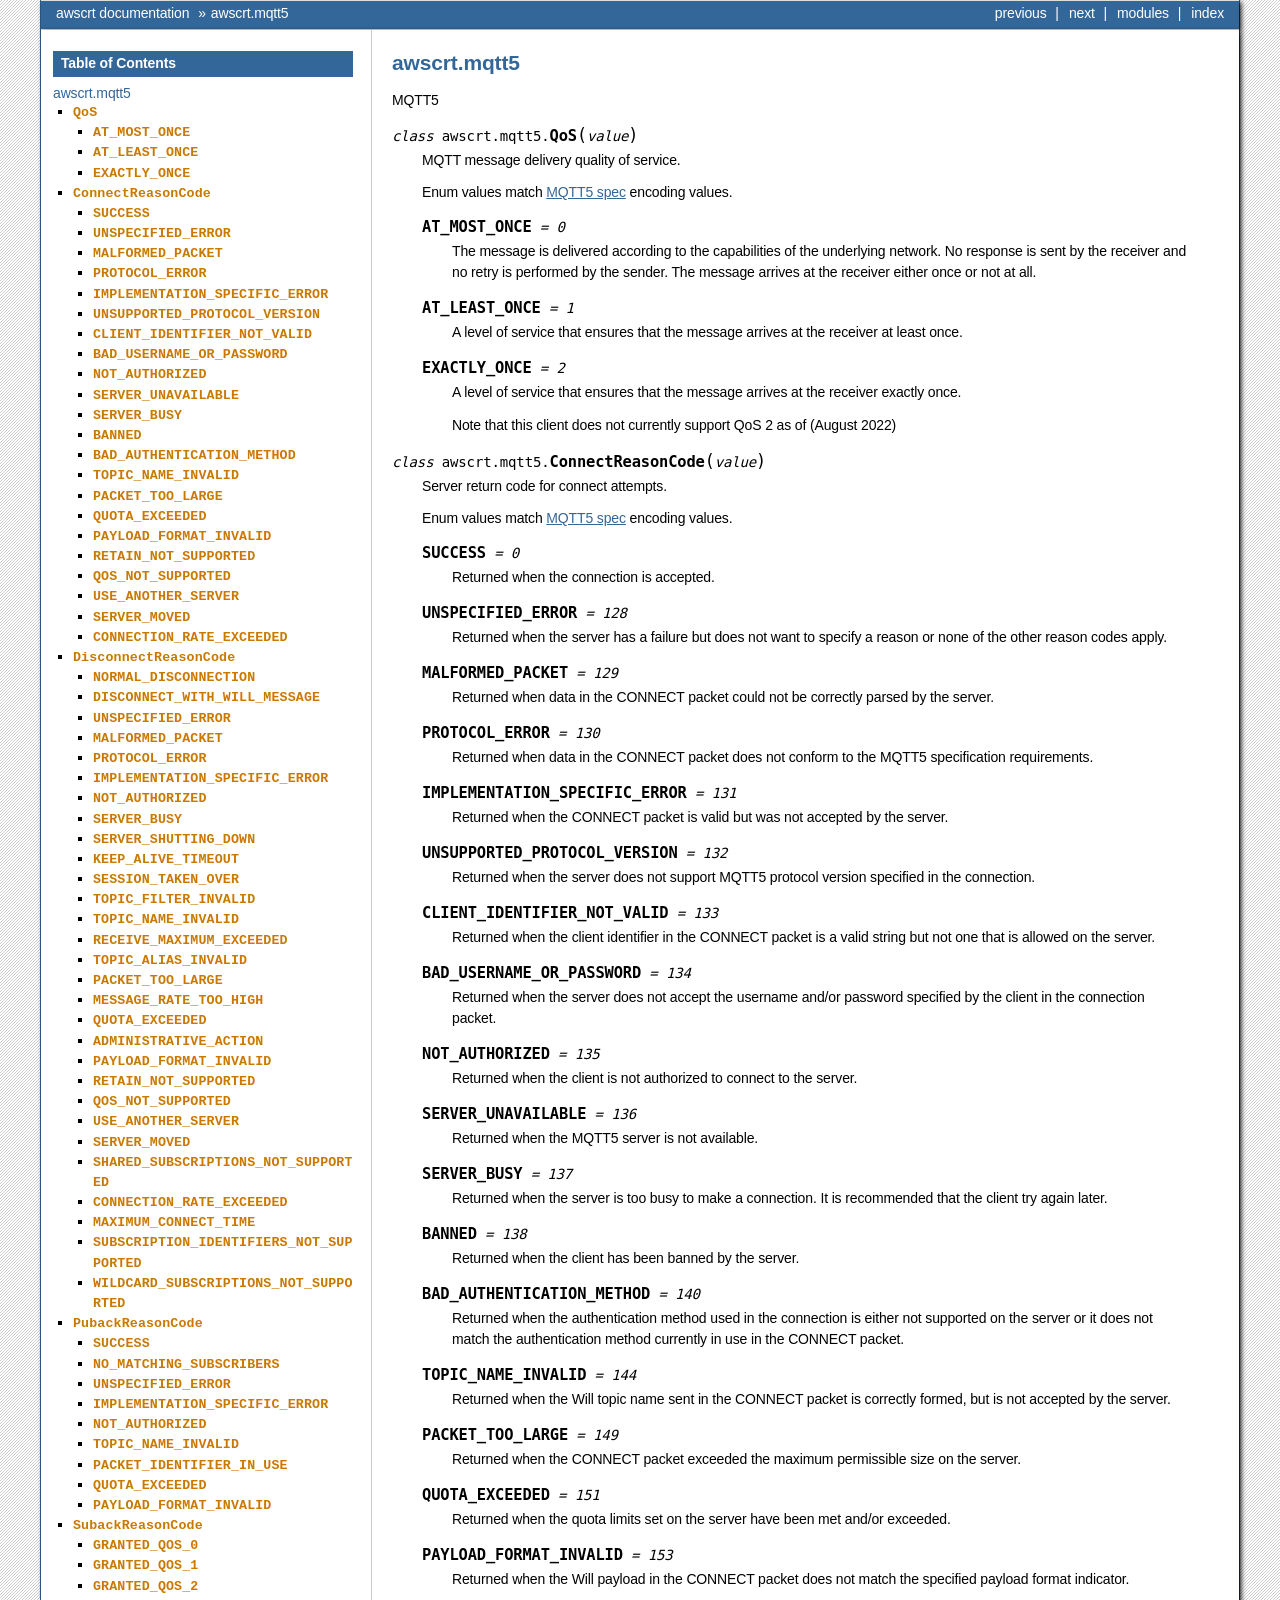
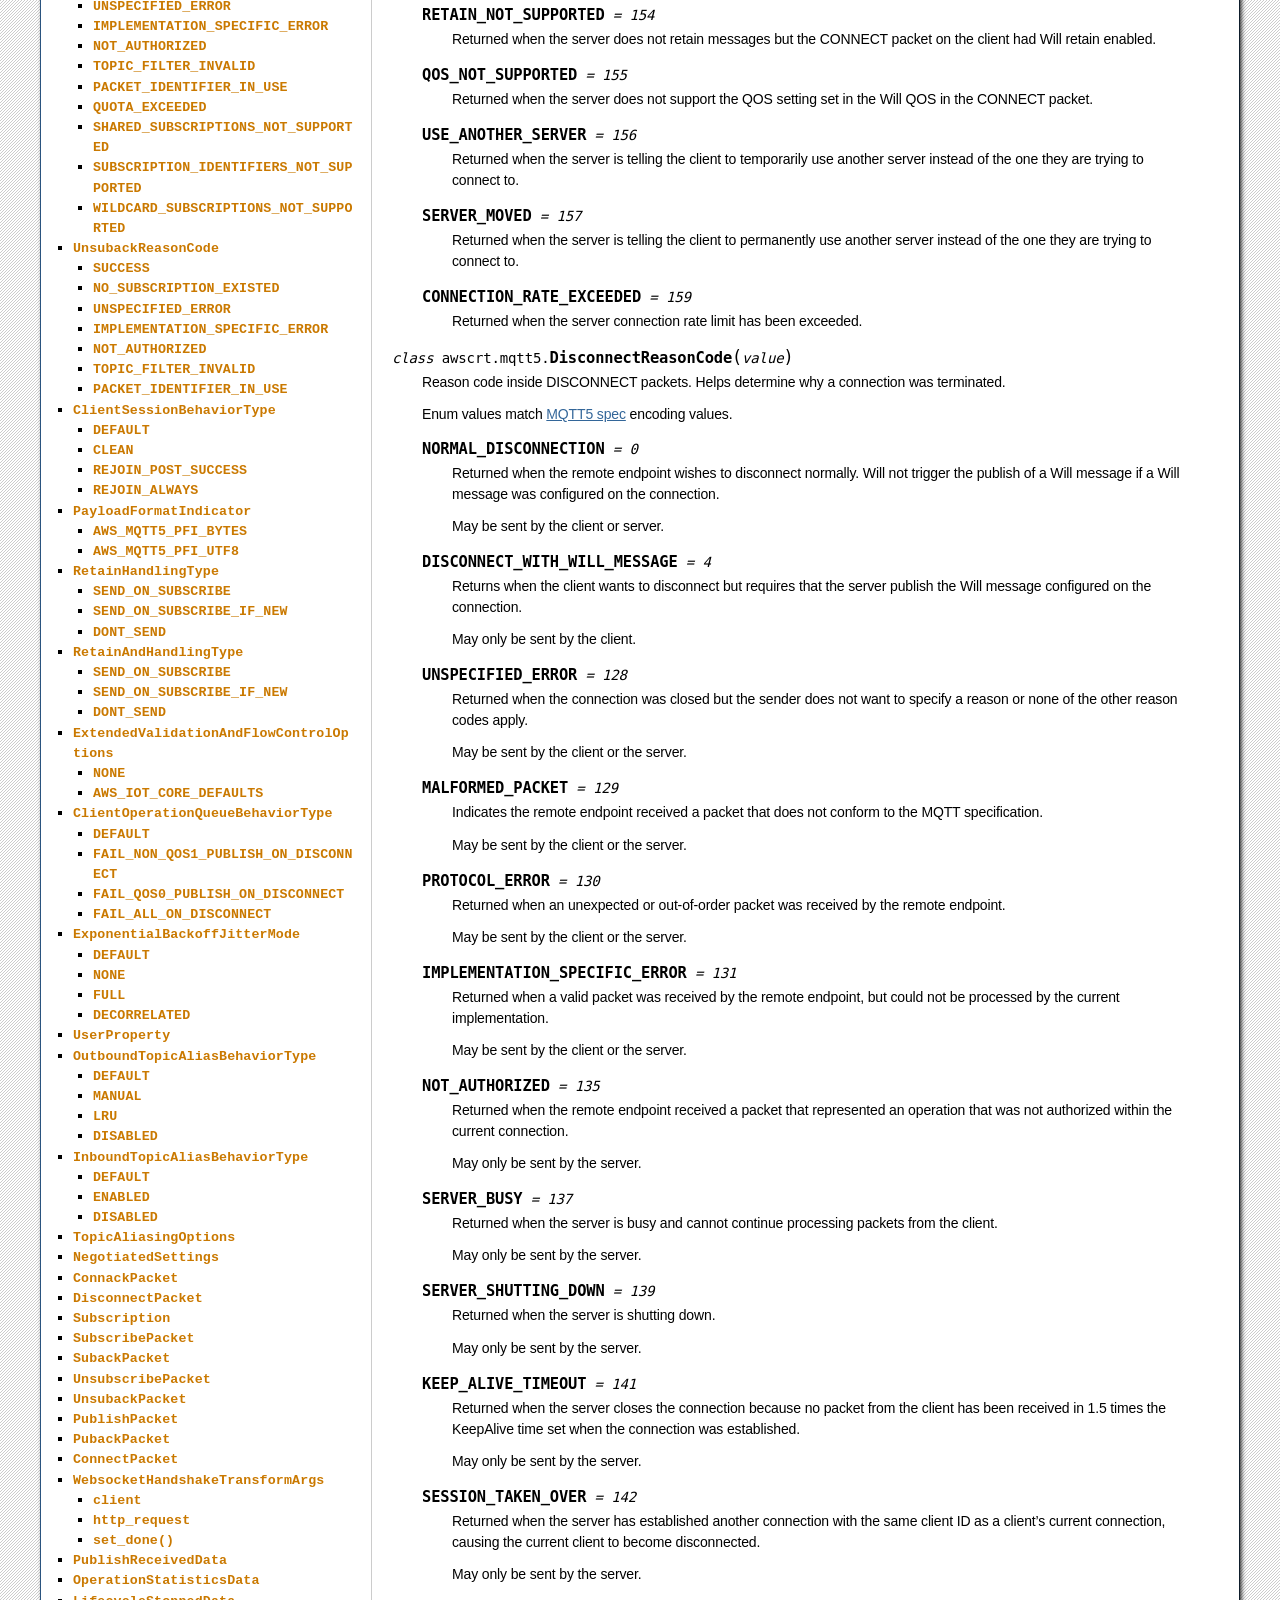
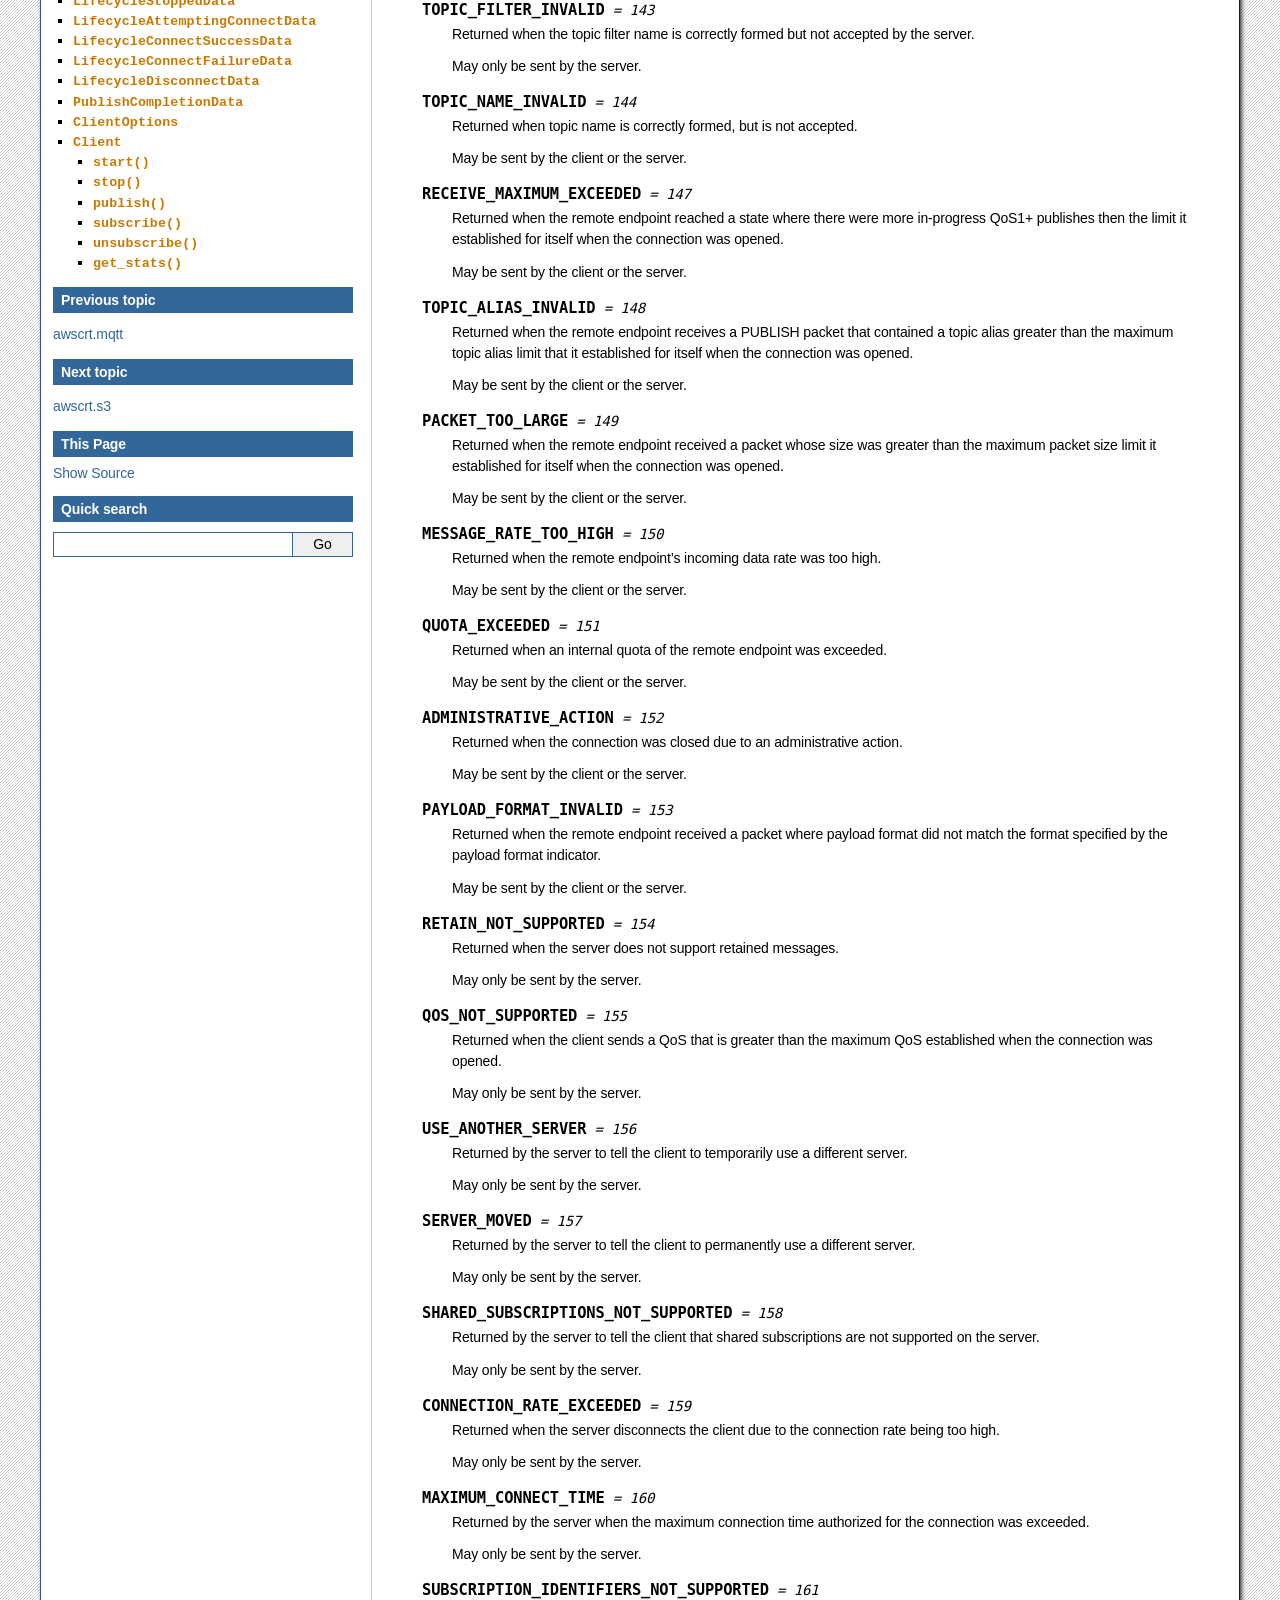
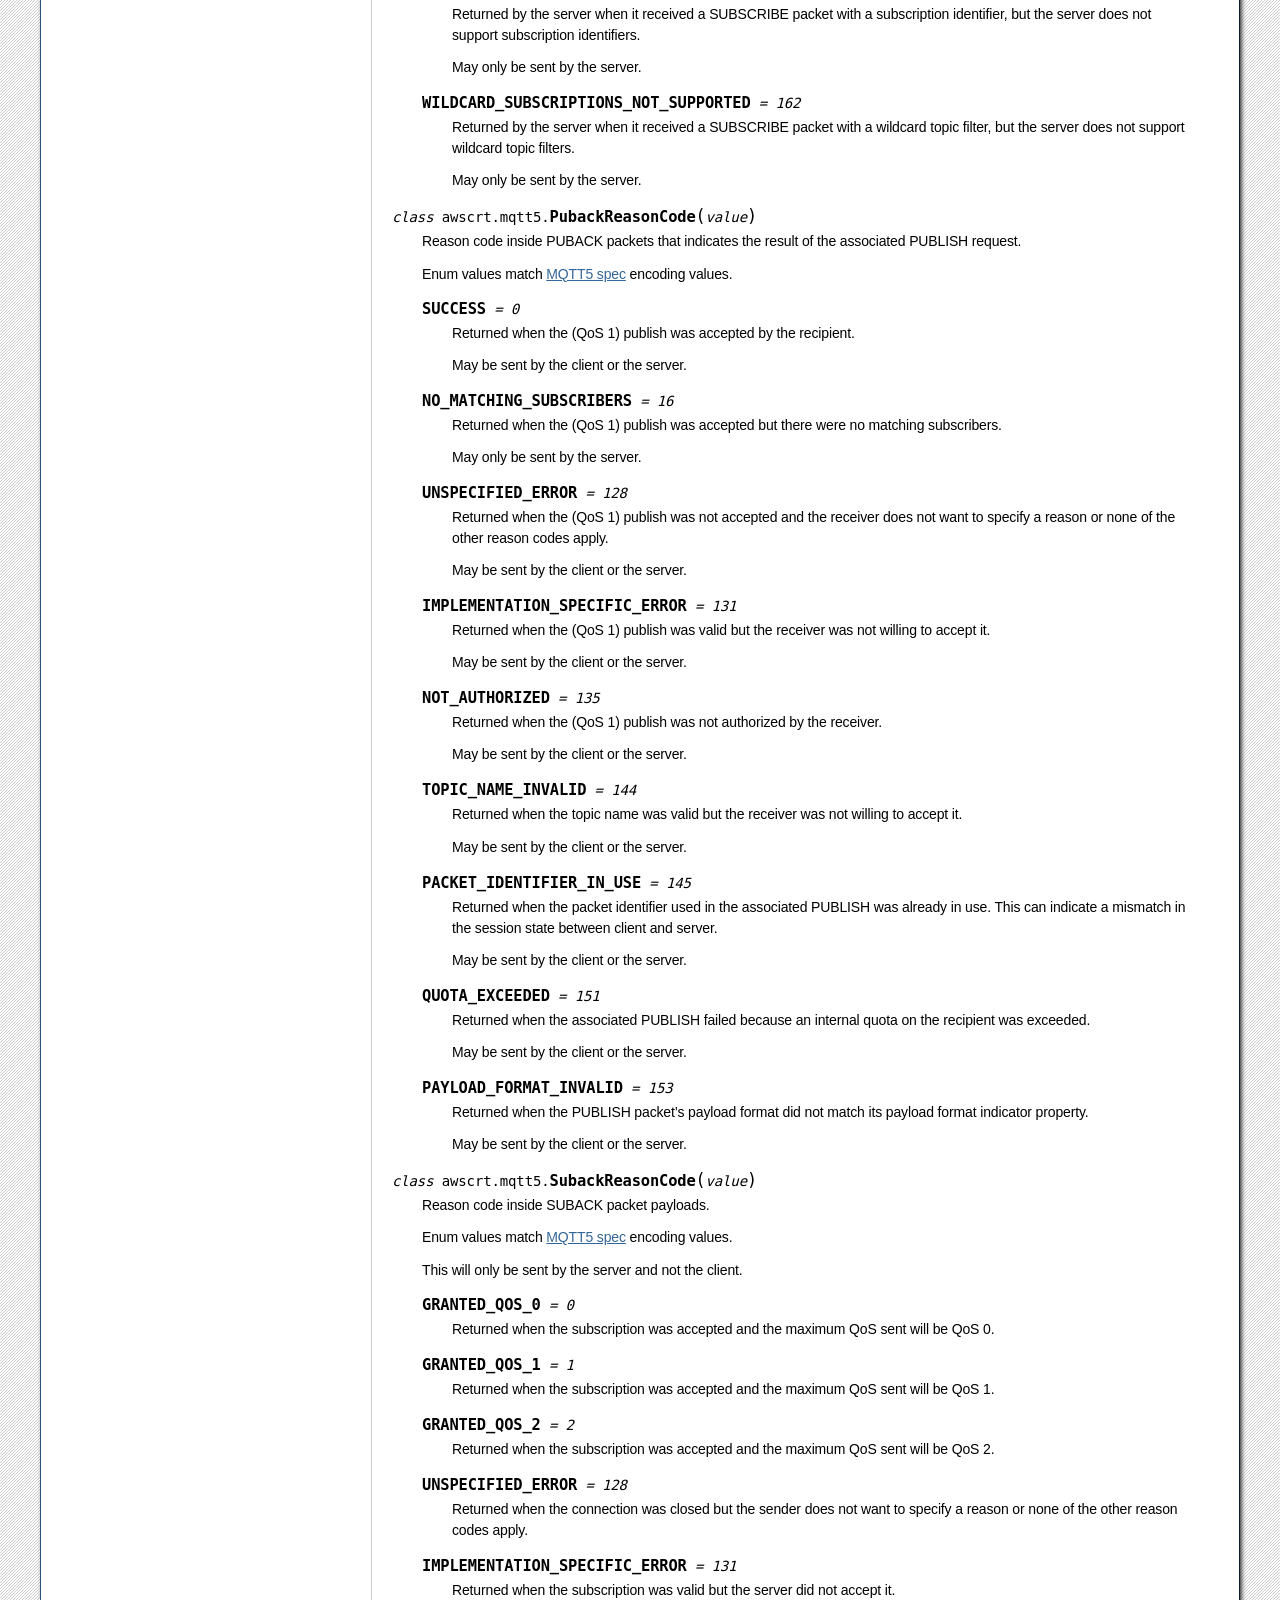
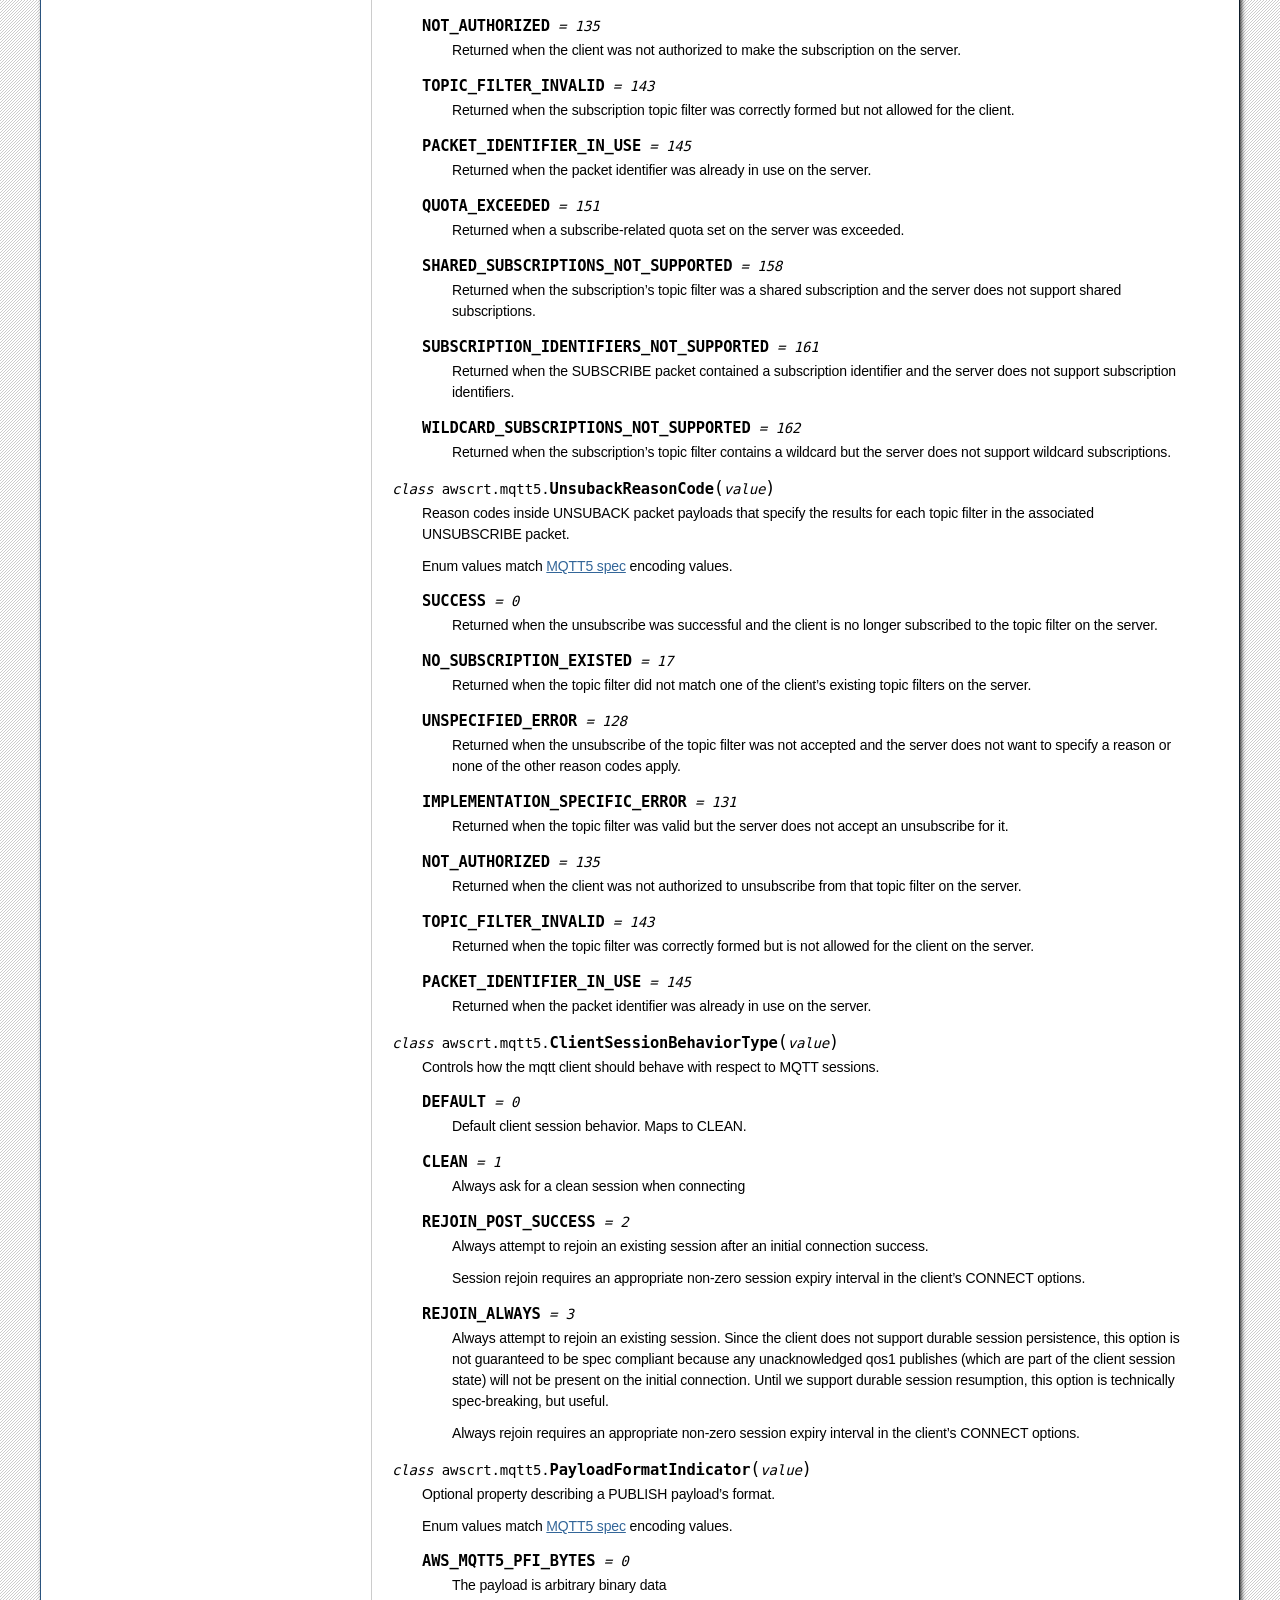
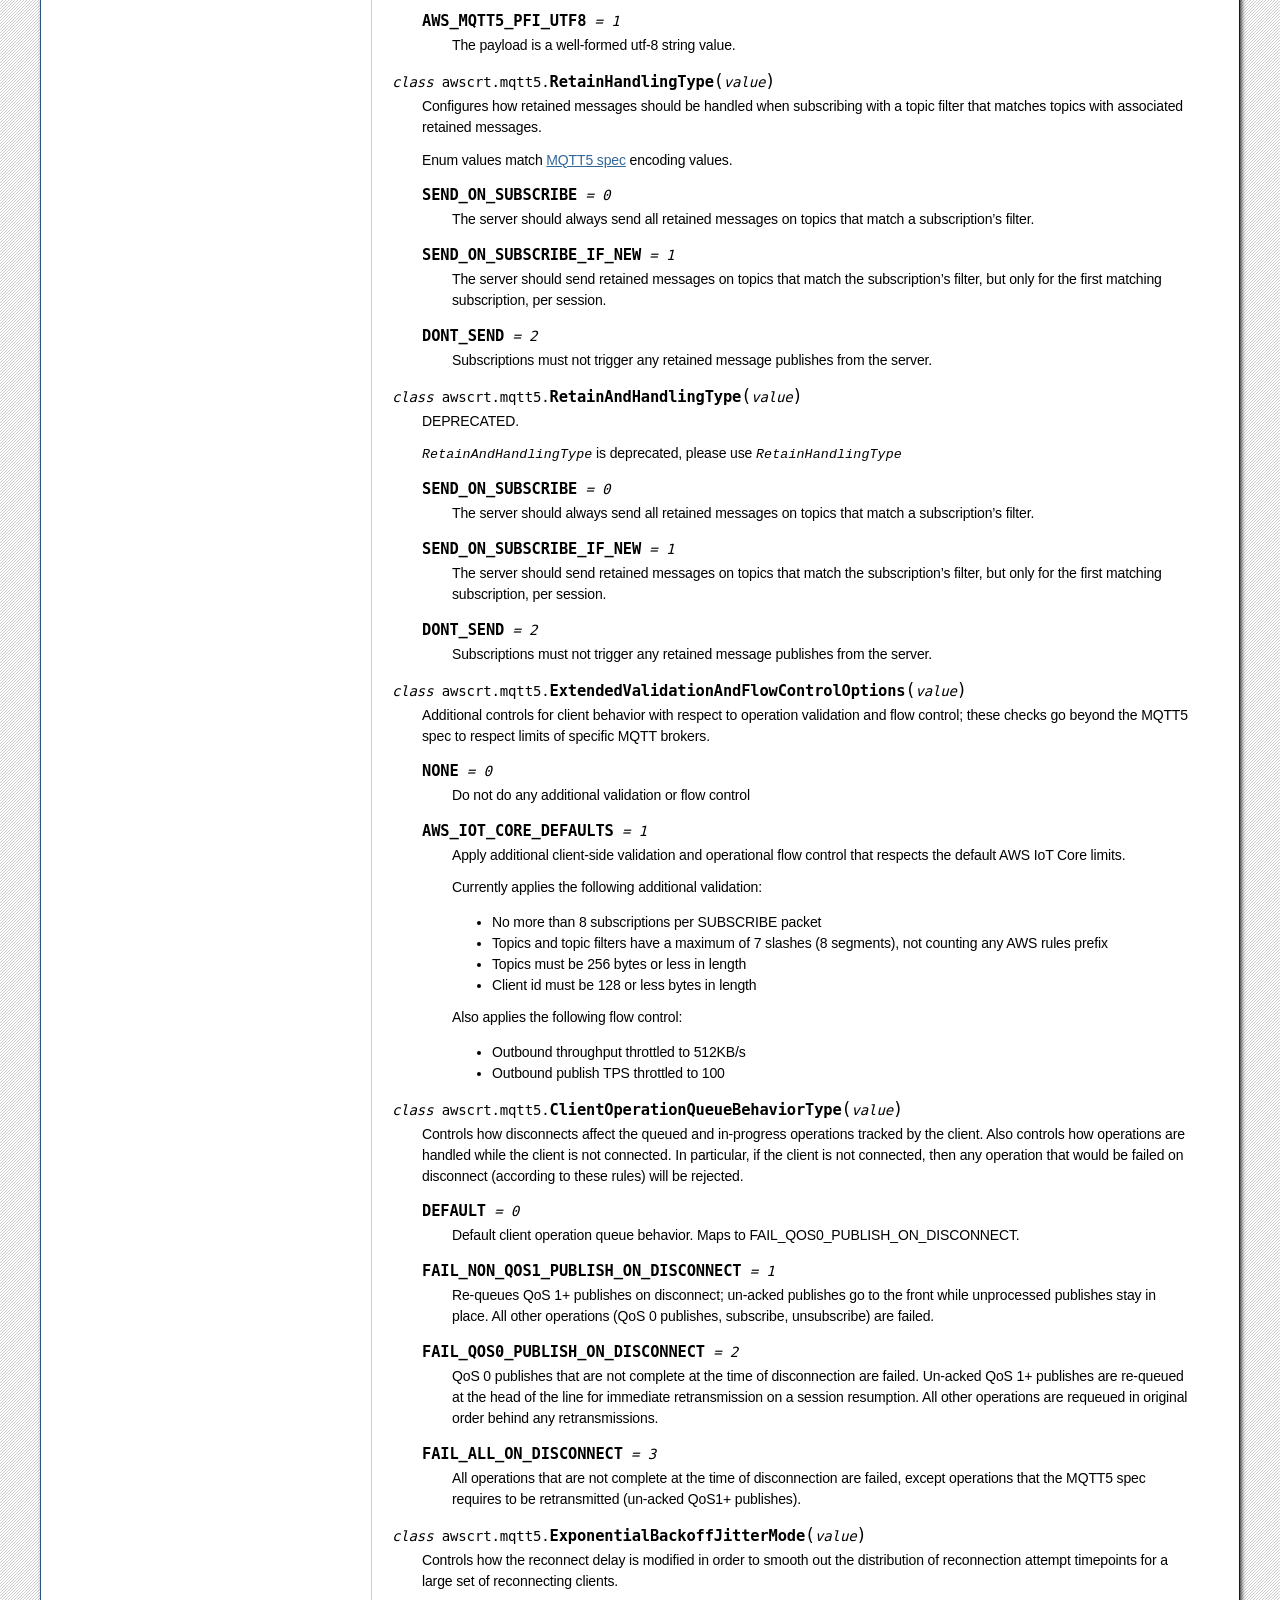
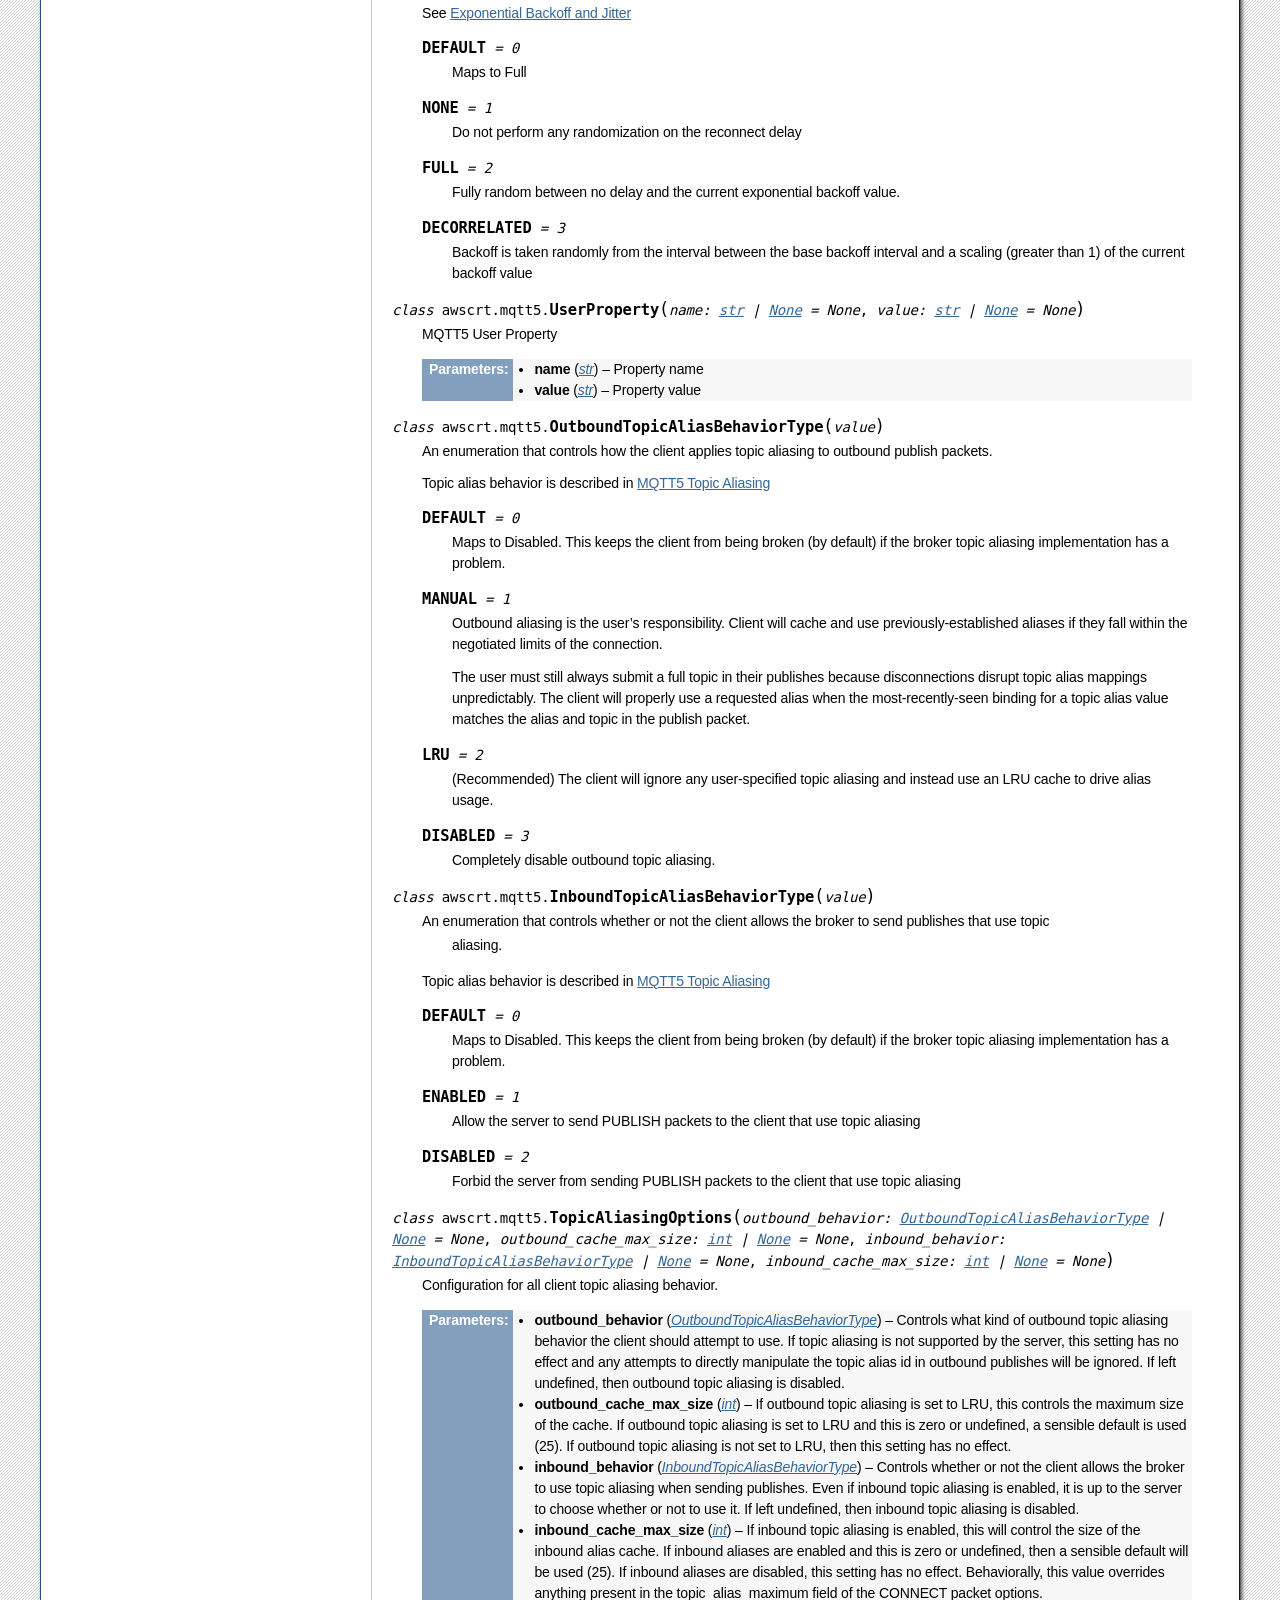
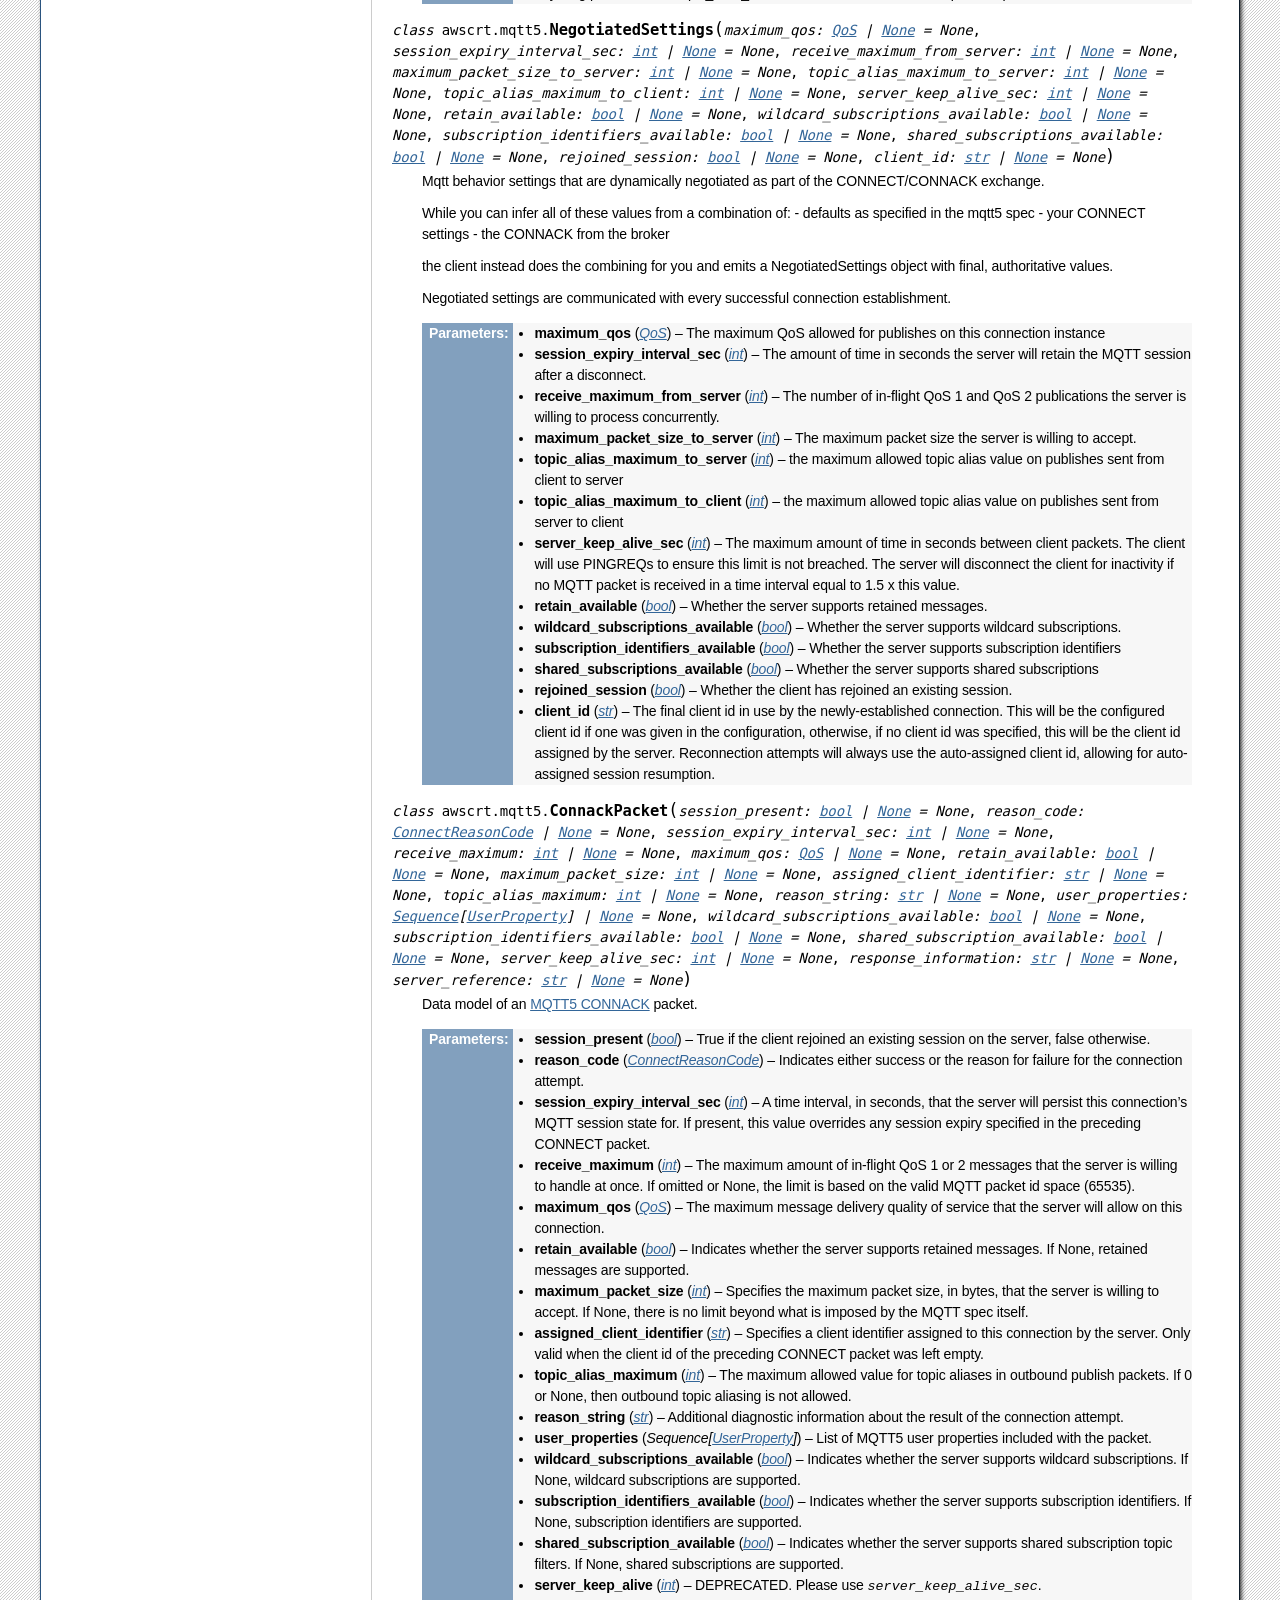
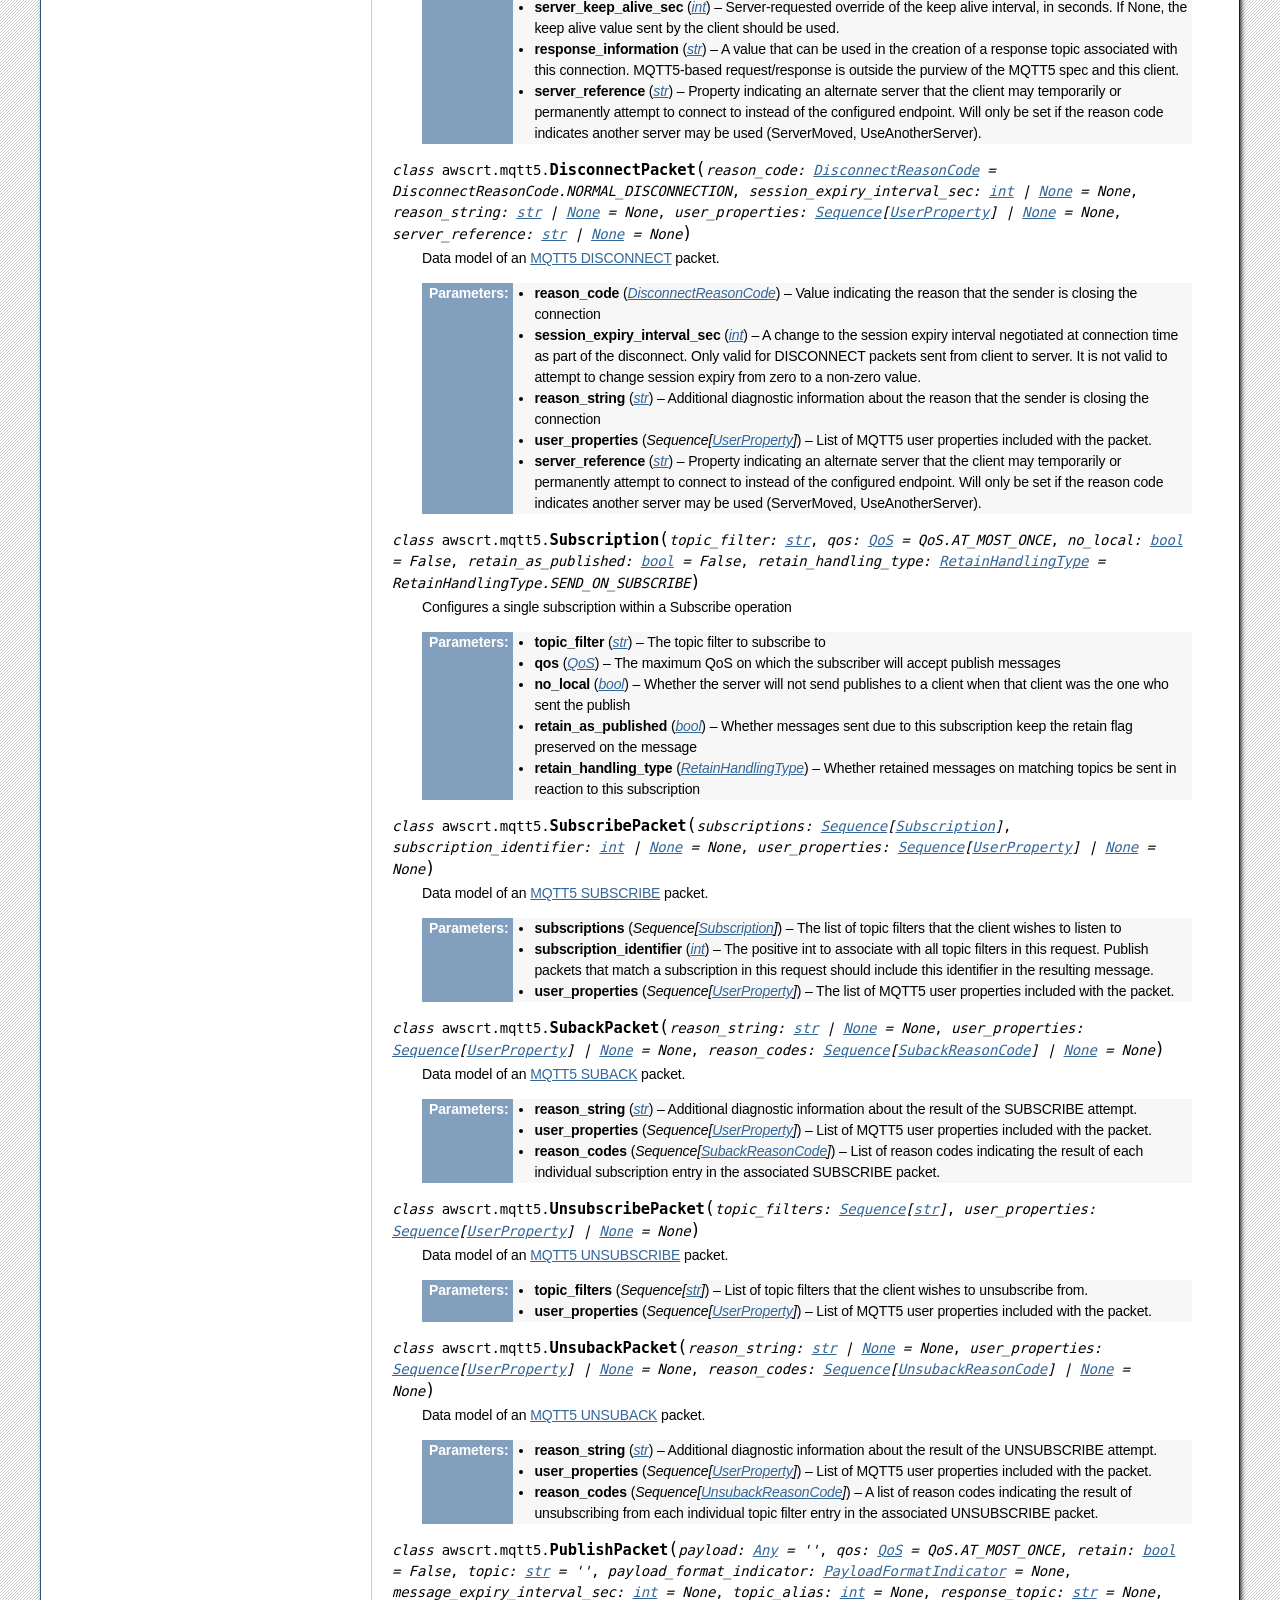
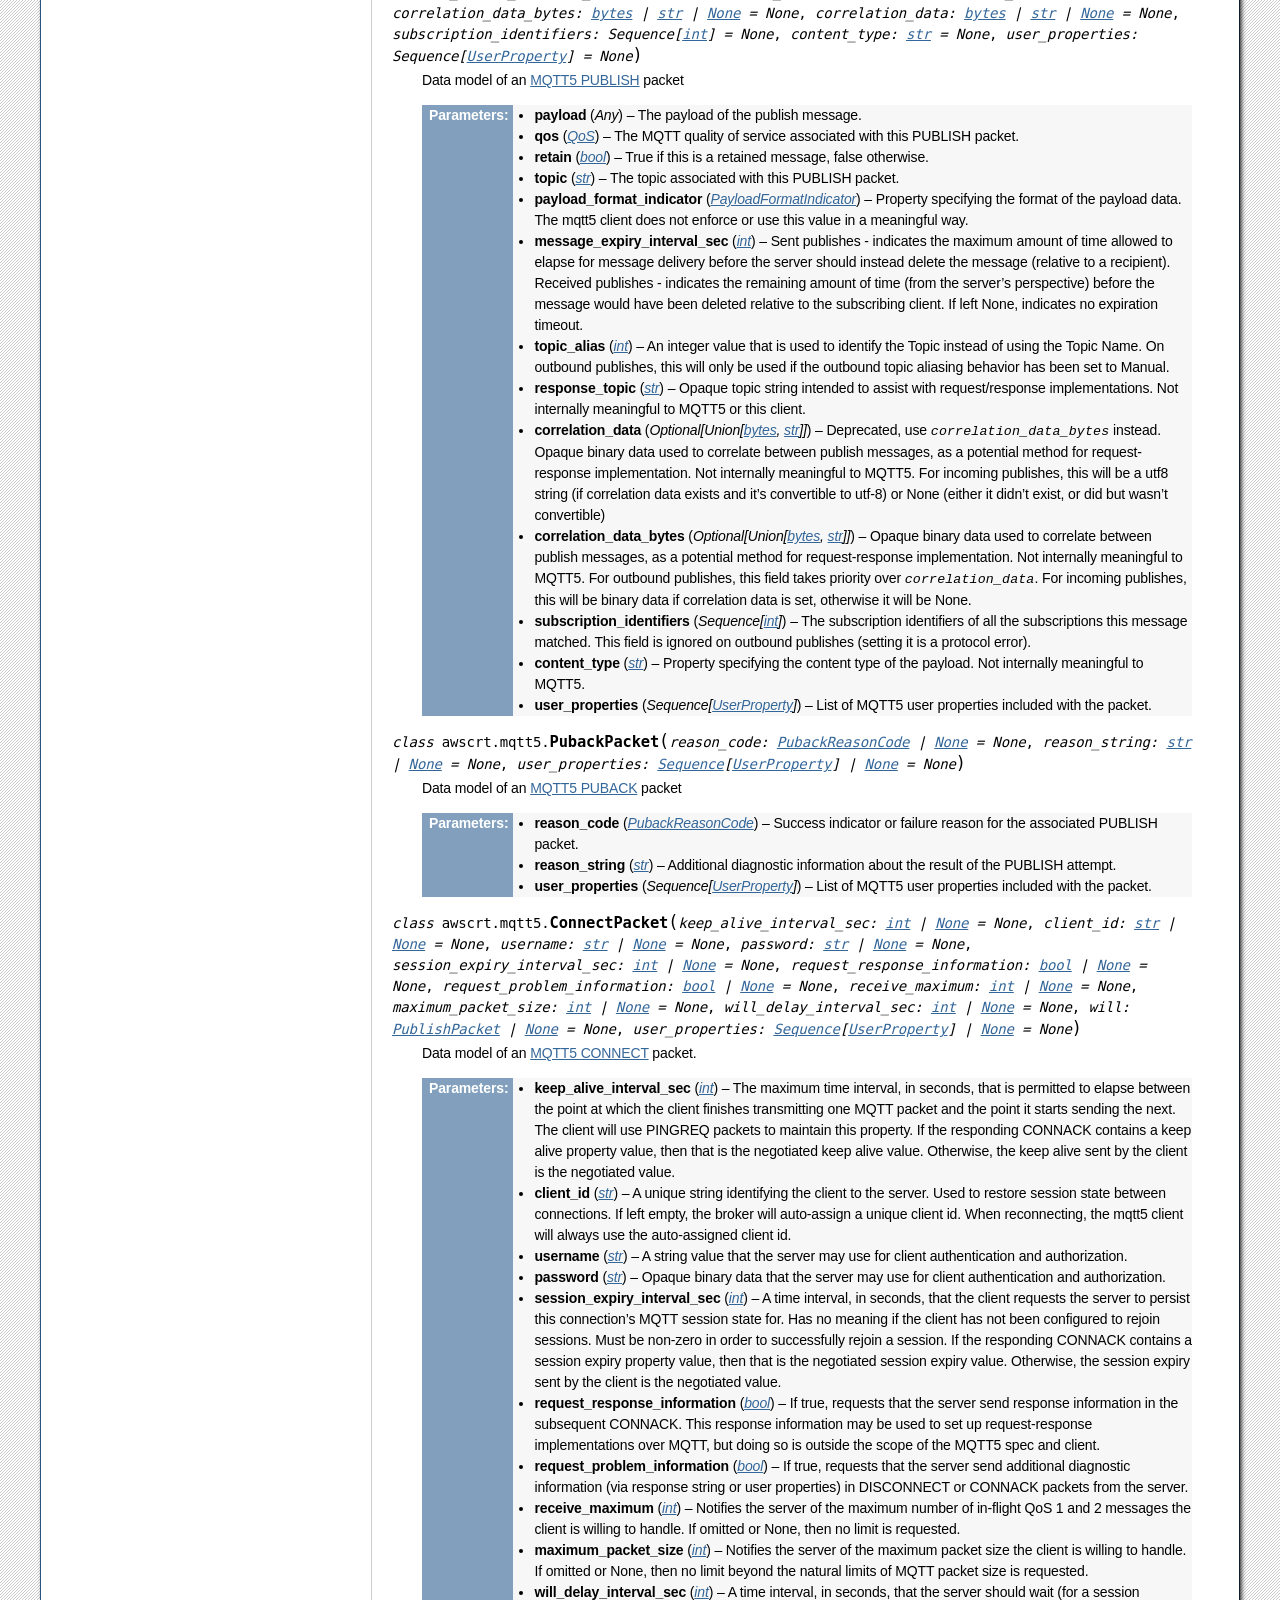
<file: docs/api/mqtt5.html>
<!doctype html>

<html lang="en" data-content_root="../">
  <head>
    <meta charset="utf-8" />
    <meta name="viewport" content="width=device-width, initial-scale=1.0" /><meta name="viewport" content="width=device-width, initial-scale=1" />

    <title>awscrt.mqtt5 &#8212; awscrt  documentation</title>
    <link rel="stylesheet" type="text/css" href="../_static/pygments.css?v=d75fae25" />
    <link rel="stylesheet" type="text/css" href="../_static/css/custom.css?v=93be7416" />
    
    <script src="../_static/documentation_options.js?v=5929fcd5"></script>
    <script src="../_static/doctools.js?v=888ff710"></script>
    <script src="../_static/sphinx_highlight.js?v=dc90522c"></script>
    <script src="../_static/bizstyle.js"></script>
    <link rel="index" title="Index" href="../genindex.html" />
    <link rel="search" title="Search" href="../search.html" />
    <link rel="next" title="awscrt.s3" href="s3.html" />
    <link rel="prev" title="awscrt.mqtt" href="mqtt.html" />
    <meta name="viewport" content="width=device-width,initial-scale=1.0" />
    <!--[if lt IE 9]>
    <script src="_static/css3-mediaqueries.js"></script>
    <![endif]-->
  </head><body>
    <div class="related" role="navigation" aria-label="related navigation">
      <h3>Navigation</h3>
      <ul>
        <li class="right" style="margin-right: 10px">
          <a href="../genindex.html" title="General Index"
             accesskey="I">index</a></li>
        <li class="right" >
          <a href="../py-modindex.html" title="Python Module Index"
             >modules</a> |</li>
        <li class="right" >
          <a href="s3.html" title="awscrt.s3"
             accesskey="N">next</a> |</li>
        <li class="right" >
          <a href="mqtt.html" title="awscrt.mqtt"
             accesskey="P">previous</a> |</li>
        <li class="nav-item nav-item-0"><a href="../index.html">awscrt  documentation</a> &#187;</li>
        <li class="nav-item nav-item-this"><a href="">awscrt.mqtt5</a></li> 
      </ul>
    </div>  

    <div class="document">
      <div class="documentwrapper">
        <div class="bodywrapper">
          <div class="body" role="main">
            
  <section id="module-awscrt.mqtt5">
<span id="awscrt-mqtt5"></span><h1>awscrt.mqtt5<a class="headerlink" href="#module-awscrt.mqtt5" title="Link to this heading">¶</a></h1>
<p>MQTT5</p>
<dl class="py class">
<dt class="sig sig-object py" id="awscrt.mqtt5.QoS">
<em class="property"><span class="pre">class</span><span class="w"> </span></em><span class="sig-prename descclassname"><span class="pre">awscrt.mqtt5.</span></span><span class="sig-name descname"><span class="pre">QoS</span></span><span class="sig-paren">(</span><em class="sig-param"><span class="n"><span class="pre">value</span></span></em><span class="sig-paren">)</span><a class="headerlink" href="#awscrt.mqtt5.QoS" title="Link to this definition">¶</a></dt>
<dd><p>MQTT message delivery quality of service.</p>
<p>Enum values match <a class="reference external" href="https://docs.oasis-open.org/mqtt/mqtt/v5.0/os/mqtt-v5.0-os.html#_Toc3901234">MQTT5 spec</a> encoding values.</p>
<dl class="py attribute">
<dt class="sig sig-object py" id="awscrt.mqtt5.QoS.AT_MOST_ONCE">
<span class="sig-name descname"><span class="pre">AT_MOST_ONCE</span></span><em class="property"><span class="w"> </span><span class="p"><span class="pre">=</span></span><span class="w"> </span><span class="pre">0</span></em><a class="headerlink" href="#awscrt.mqtt5.QoS.AT_MOST_ONCE" title="Link to this definition">¶</a></dt>
<dd><p>The message is delivered according to the capabilities of the underlying network. No response is sent by the
receiver and no retry is performed by the sender. The message arrives at the receiver either once or not at all.</p>
</dd></dl>

<dl class="py attribute">
<dt class="sig sig-object py" id="awscrt.mqtt5.QoS.AT_LEAST_ONCE">
<span class="sig-name descname"><span class="pre">AT_LEAST_ONCE</span></span><em class="property"><span class="w"> </span><span class="p"><span class="pre">=</span></span><span class="w"> </span><span class="pre">1</span></em><a class="headerlink" href="#awscrt.mqtt5.QoS.AT_LEAST_ONCE" title="Link to this definition">¶</a></dt>
<dd><p>A level of service that ensures that the message arrives at the receiver at least once.</p>
</dd></dl>

<dl class="py attribute">
<dt class="sig sig-object py" id="awscrt.mqtt5.QoS.EXACTLY_ONCE">
<span class="sig-name descname"><span class="pre">EXACTLY_ONCE</span></span><em class="property"><span class="w"> </span><span class="p"><span class="pre">=</span></span><span class="w"> </span><span class="pre">2</span></em><a class="headerlink" href="#awscrt.mqtt5.QoS.EXACTLY_ONCE" title="Link to this definition">¶</a></dt>
<dd><p>A level of service that ensures that the message arrives at the receiver exactly once.</p>
<p>Note that this client does not currently support QoS 2 as of (August 2022)</p>
</dd></dl>

</dd></dl>

<dl class="py class">
<dt class="sig sig-object py" id="awscrt.mqtt5.ConnectReasonCode">
<em class="property"><span class="pre">class</span><span class="w"> </span></em><span class="sig-prename descclassname"><span class="pre">awscrt.mqtt5.</span></span><span class="sig-name descname"><span class="pre">ConnectReasonCode</span></span><span class="sig-paren">(</span><em class="sig-param"><span class="n"><span class="pre">value</span></span></em><span class="sig-paren">)</span><a class="headerlink" href="#awscrt.mqtt5.ConnectReasonCode" title="Link to this definition">¶</a></dt>
<dd><p>Server return code for connect attempts.</p>
<p>Enum values match <a class="reference external" href="https://docs.oasis-open.org/mqtt/mqtt/v5.0/os/mqtt-v5.0-os.html#_Toc3901079">MQTT5 spec</a> encoding values.</p>
<dl class="py attribute">
<dt class="sig sig-object py" id="awscrt.mqtt5.ConnectReasonCode.SUCCESS">
<span class="sig-name descname"><span class="pre">SUCCESS</span></span><em class="property"><span class="w"> </span><span class="p"><span class="pre">=</span></span><span class="w"> </span><span class="pre">0</span></em><a class="headerlink" href="#awscrt.mqtt5.ConnectReasonCode.SUCCESS" title="Link to this definition">¶</a></dt>
<dd><p>Returned when the connection is accepted.</p>
</dd></dl>

<dl class="py attribute">
<dt class="sig sig-object py" id="awscrt.mqtt5.ConnectReasonCode.UNSPECIFIED_ERROR">
<span class="sig-name descname"><span class="pre">UNSPECIFIED_ERROR</span></span><em class="property"><span class="w"> </span><span class="p"><span class="pre">=</span></span><span class="w"> </span><span class="pre">128</span></em><a class="headerlink" href="#awscrt.mqtt5.ConnectReasonCode.UNSPECIFIED_ERROR" title="Link to this definition">¶</a></dt>
<dd><p>Returned when the server has a failure but does not want to specify a reason or none
of the other reason codes apply.</p>
</dd></dl>

<dl class="py attribute">
<dt class="sig sig-object py" id="awscrt.mqtt5.ConnectReasonCode.MALFORMED_PACKET">
<span class="sig-name descname"><span class="pre">MALFORMED_PACKET</span></span><em class="property"><span class="w"> </span><span class="p"><span class="pre">=</span></span><span class="w"> </span><span class="pre">129</span></em><a class="headerlink" href="#awscrt.mqtt5.ConnectReasonCode.MALFORMED_PACKET" title="Link to this definition">¶</a></dt>
<dd><p>Returned when data in the CONNECT packet could not be correctly parsed by the server.</p>
</dd></dl>

<dl class="py attribute">
<dt class="sig sig-object py" id="awscrt.mqtt5.ConnectReasonCode.PROTOCOL_ERROR">
<span class="sig-name descname"><span class="pre">PROTOCOL_ERROR</span></span><em class="property"><span class="w"> </span><span class="p"><span class="pre">=</span></span><span class="w"> </span><span class="pre">130</span></em><a class="headerlink" href="#awscrt.mqtt5.ConnectReasonCode.PROTOCOL_ERROR" title="Link to this definition">¶</a></dt>
<dd><p>Returned when data in the CONNECT packet does not conform to the MQTT5 specification requirements.</p>
</dd></dl>

<dl class="py attribute">
<dt class="sig sig-object py" id="awscrt.mqtt5.ConnectReasonCode.IMPLEMENTATION_SPECIFIC_ERROR">
<span class="sig-name descname"><span class="pre">IMPLEMENTATION_SPECIFIC_ERROR</span></span><em class="property"><span class="w"> </span><span class="p"><span class="pre">=</span></span><span class="w"> </span><span class="pre">131</span></em><a class="headerlink" href="#awscrt.mqtt5.ConnectReasonCode.IMPLEMENTATION_SPECIFIC_ERROR" title="Link to this definition">¶</a></dt>
<dd><p>Returned when the CONNECT packet is valid but was not accepted by the server.</p>
</dd></dl>

<dl class="py attribute">
<dt class="sig sig-object py" id="awscrt.mqtt5.ConnectReasonCode.UNSUPPORTED_PROTOCOL_VERSION">
<span class="sig-name descname"><span class="pre">UNSUPPORTED_PROTOCOL_VERSION</span></span><em class="property"><span class="w"> </span><span class="p"><span class="pre">=</span></span><span class="w"> </span><span class="pre">132</span></em><a class="headerlink" href="#awscrt.mqtt5.ConnectReasonCode.UNSUPPORTED_PROTOCOL_VERSION" title="Link to this definition">¶</a></dt>
<dd><p>Returned when the server does not support MQTT5 protocol version specified in the connection.</p>
</dd></dl>

<dl class="py attribute">
<dt class="sig sig-object py" id="awscrt.mqtt5.ConnectReasonCode.CLIENT_IDENTIFIER_NOT_VALID">
<span class="sig-name descname"><span class="pre">CLIENT_IDENTIFIER_NOT_VALID</span></span><em class="property"><span class="w"> </span><span class="p"><span class="pre">=</span></span><span class="w"> </span><span class="pre">133</span></em><a class="headerlink" href="#awscrt.mqtt5.ConnectReasonCode.CLIENT_IDENTIFIER_NOT_VALID" title="Link to this definition">¶</a></dt>
<dd><p>Returned when the client identifier in the CONNECT packet is a valid string but not one that
is allowed on the server.</p>
</dd></dl>

<dl class="py attribute">
<dt class="sig sig-object py" id="awscrt.mqtt5.ConnectReasonCode.BAD_USERNAME_OR_PASSWORD">
<span class="sig-name descname"><span class="pre">BAD_USERNAME_OR_PASSWORD</span></span><em class="property"><span class="w"> </span><span class="p"><span class="pre">=</span></span><span class="w"> </span><span class="pre">134</span></em><a class="headerlink" href="#awscrt.mqtt5.ConnectReasonCode.BAD_USERNAME_OR_PASSWORD" title="Link to this definition">¶</a></dt>
<dd><p>Returned when the server does not accept the username and/or password specified by the client
in the connection packet.</p>
</dd></dl>

<dl class="py attribute">
<dt class="sig sig-object py" id="awscrt.mqtt5.ConnectReasonCode.NOT_AUTHORIZED">
<span class="sig-name descname"><span class="pre">NOT_AUTHORIZED</span></span><em class="property"><span class="w"> </span><span class="p"><span class="pre">=</span></span><span class="w"> </span><span class="pre">135</span></em><a class="headerlink" href="#awscrt.mqtt5.ConnectReasonCode.NOT_AUTHORIZED" title="Link to this definition">¶</a></dt>
<dd><p>Returned when the client is not authorized to connect to the server.</p>
</dd></dl>

<dl class="py attribute">
<dt class="sig sig-object py" id="awscrt.mqtt5.ConnectReasonCode.SERVER_UNAVAILABLE">
<span class="sig-name descname"><span class="pre">SERVER_UNAVAILABLE</span></span><em class="property"><span class="w"> </span><span class="p"><span class="pre">=</span></span><span class="w"> </span><span class="pre">136</span></em><a class="headerlink" href="#awscrt.mqtt5.ConnectReasonCode.SERVER_UNAVAILABLE" title="Link to this definition">¶</a></dt>
<dd><p>Returned when the MQTT5 server is not available.</p>
</dd></dl>

<dl class="py attribute">
<dt class="sig sig-object py" id="awscrt.mqtt5.ConnectReasonCode.SERVER_BUSY">
<span class="sig-name descname"><span class="pre">SERVER_BUSY</span></span><em class="property"><span class="w"> </span><span class="p"><span class="pre">=</span></span><span class="w"> </span><span class="pre">137</span></em><a class="headerlink" href="#awscrt.mqtt5.ConnectReasonCode.SERVER_BUSY" title="Link to this definition">¶</a></dt>
<dd><p>Returned when the server is too busy to make a connection. It is recommended that the client try again later.</p>
</dd></dl>

<dl class="py attribute">
<dt class="sig sig-object py" id="awscrt.mqtt5.ConnectReasonCode.BANNED">
<span class="sig-name descname"><span class="pre">BANNED</span></span><em class="property"><span class="w"> </span><span class="p"><span class="pre">=</span></span><span class="w"> </span><span class="pre">138</span></em><a class="headerlink" href="#awscrt.mqtt5.ConnectReasonCode.BANNED" title="Link to this definition">¶</a></dt>
<dd><p>Returned when the client has been banned by the server.</p>
</dd></dl>

<dl class="py attribute">
<dt class="sig sig-object py" id="awscrt.mqtt5.ConnectReasonCode.BAD_AUTHENTICATION_METHOD">
<span class="sig-name descname"><span class="pre">BAD_AUTHENTICATION_METHOD</span></span><em class="property"><span class="w"> </span><span class="p"><span class="pre">=</span></span><span class="w"> </span><span class="pre">140</span></em><a class="headerlink" href="#awscrt.mqtt5.ConnectReasonCode.BAD_AUTHENTICATION_METHOD" title="Link to this definition">¶</a></dt>
<dd><p>Returned when the authentication method used in the connection is either not supported on the server or it does
not match the authentication method currently in use in the CONNECT packet.</p>
</dd></dl>

<dl class="py attribute">
<dt class="sig sig-object py" id="awscrt.mqtt5.ConnectReasonCode.TOPIC_NAME_INVALID">
<span class="sig-name descname"><span class="pre">TOPIC_NAME_INVALID</span></span><em class="property"><span class="w"> </span><span class="p"><span class="pre">=</span></span><span class="w"> </span><span class="pre">144</span></em><a class="headerlink" href="#awscrt.mqtt5.ConnectReasonCode.TOPIC_NAME_INVALID" title="Link to this definition">¶</a></dt>
<dd><p>Returned when the Will topic name sent in the CONNECT packet is correctly formed, but is not accepted by
the server.</p>
</dd></dl>

<dl class="py attribute">
<dt class="sig sig-object py" id="awscrt.mqtt5.ConnectReasonCode.PACKET_TOO_LARGE">
<span class="sig-name descname"><span class="pre">PACKET_TOO_LARGE</span></span><em class="property"><span class="w"> </span><span class="p"><span class="pre">=</span></span><span class="w"> </span><span class="pre">149</span></em><a class="headerlink" href="#awscrt.mqtt5.ConnectReasonCode.PACKET_TOO_LARGE" title="Link to this definition">¶</a></dt>
<dd><p>Returned when the CONNECT packet exceeded the maximum permissible size on the server.</p>
</dd></dl>

<dl class="py attribute">
<dt class="sig sig-object py" id="awscrt.mqtt5.ConnectReasonCode.QUOTA_EXCEEDED">
<span class="sig-name descname"><span class="pre">QUOTA_EXCEEDED</span></span><em class="property"><span class="w"> </span><span class="p"><span class="pre">=</span></span><span class="w"> </span><span class="pre">151</span></em><a class="headerlink" href="#awscrt.mqtt5.ConnectReasonCode.QUOTA_EXCEEDED" title="Link to this definition">¶</a></dt>
<dd><p>Returned when the quota limits set on the server have been met and/or exceeded.</p>
</dd></dl>

<dl class="py attribute">
<dt class="sig sig-object py" id="awscrt.mqtt5.ConnectReasonCode.PAYLOAD_FORMAT_INVALID">
<span class="sig-name descname"><span class="pre">PAYLOAD_FORMAT_INVALID</span></span><em class="property"><span class="w"> </span><span class="p"><span class="pre">=</span></span><span class="w"> </span><span class="pre">153</span></em><a class="headerlink" href="#awscrt.mqtt5.ConnectReasonCode.PAYLOAD_FORMAT_INVALID" title="Link to this definition">¶</a></dt>
<dd><p>Returned when the Will payload in the CONNECT packet does not match the specified payload format indicator.</p>
</dd></dl>

<dl class="py attribute">
<dt class="sig sig-object py" id="awscrt.mqtt5.ConnectReasonCode.RETAIN_NOT_SUPPORTED">
<span class="sig-name descname"><span class="pre">RETAIN_NOT_SUPPORTED</span></span><em class="property"><span class="w"> </span><span class="p"><span class="pre">=</span></span><span class="w"> </span><span class="pre">154</span></em><a class="headerlink" href="#awscrt.mqtt5.ConnectReasonCode.RETAIN_NOT_SUPPORTED" title="Link to this definition">¶</a></dt>
<dd><p>Returned when the server does not retain messages but the CONNECT packet on the client had Will retain enabled.</p>
</dd></dl>

<dl class="py attribute">
<dt class="sig sig-object py" id="awscrt.mqtt5.ConnectReasonCode.QOS_NOT_SUPPORTED">
<span class="sig-name descname"><span class="pre">QOS_NOT_SUPPORTED</span></span><em class="property"><span class="w"> </span><span class="p"><span class="pre">=</span></span><span class="w"> </span><span class="pre">155</span></em><a class="headerlink" href="#awscrt.mqtt5.ConnectReasonCode.QOS_NOT_SUPPORTED" title="Link to this definition">¶</a></dt>
<dd><p>Returned when the server does not support the QOS setting set in the Will QOS in the CONNECT packet.</p>
</dd></dl>

<dl class="py attribute">
<dt class="sig sig-object py" id="awscrt.mqtt5.ConnectReasonCode.USE_ANOTHER_SERVER">
<span class="sig-name descname"><span class="pre">USE_ANOTHER_SERVER</span></span><em class="property"><span class="w"> </span><span class="p"><span class="pre">=</span></span><span class="w"> </span><span class="pre">156</span></em><a class="headerlink" href="#awscrt.mqtt5.ConnectReasonCode.USE_ANOTHER_SERVER" title="Link to this definition">¶</a></dt>
<dd><p>Returned when the server is telling the client to temporarily use another server instead of the one they
are trying to connect to.</p>
</dd></dl>

<dl class="py attribute">
<dt class="sig sig-object py" id="awscrt.mqtt5.ConnectReasonCode.SERVER_MOVED">
<span class="sig-name descname"><span class="pre">SERVER_MOVED</span></span><em class="property"><span class="w"> </span><span class="p"><span class="pre">=</span></span><span class="w"> </span><span class="pre">157</span></em><a class="headerlink" href="#awscrt.mqtt5.ConnectReasonCode.SERVER_MOVED" title="Link to this definition">¶</a></dt>
<dd><p>Returned when the server is telling the client to permanently use another server instead of the one they
are trying to connect to.</p>
</dd></dl>

<dl class="py attribute">
<dt class="sig sig-object py" id="awscrt.mqtt5.ConnectReasonCode.CONNECTION_RATE_EXCEEDED">
<span class="sig-name descname"><span class="pre">CONNECTION_RATE_EXCEEDED</span></span><em class="property"><span class="w"> </span><span class="p"><span class="pre">=</span></span><span class="w"> </span><span class="pre">159</span></em><a class="headerlink" href="#awscrt.mqtt5.ConnectReasonCode.CONNECTION_RATE_EXCEEDED" title="Link to this definition">¶</a></dt>
<dd><p>Returned when the server connection rate limit has been exceeded.</p>
</dd></dl>

</dd></dl>

<dl class="py class">
<dt class="sig sig-object py" id="awscrt.mqtt5.DisconnectReasonCode">
<em class="property"><span class="pre">class</span><span class="w"> </span></em><span class="sig-prename descclassname"><span class="pre">awscrt.mqtt5.</span></span><span class="sig-name descname"><span class="pre">DisconnectReasonCode</span></span><span class="sig-paren">(</span><em class="sig-param"><span class="n"><span class="pre">value</span></span></em><span class="sig-paren">)</span><a class="headerlink" href="#awscrt.mqtt5.DisconnectReasonCode" title="Link to this definition">¶</a></dt>
<dd><p>Reason code inside DISCONNECT packets.  Helps determine why a connection was terminated.</p>
<p>Enum values match <a class="reference external" href="https://docs.oasis-open.org/mqtt/mqtt/v5.0/os/mqtt-v5.0-os.html#_Toc3901208">MQTT5 spec</a> encoding values.</p>
<dl class="py attribute">
<dt class="sig sig-object py" id="awscrt.mqtt5.DisconnectReasonCode.NORMAL_DISCONNECTION">
<span class="sig-name descname"><span class="pre">NORMAL_DISCONNECTION</span></span><em class="property"><span class="w"> </span><span class="p"><span class="pre">=</span></span><span class="w"> </span><span class="pre">0</span></em><a class="headerlink" href="#awscrt.mqtt5.DisconnectReasonCode.NORMAL_DISCONNECTION" title="Link to this definition">¶</a></dt>
<dd><p>Returned when the remote endpoint wishes to disconnect normally. Will not trigger the publish of a Will message if a
Will message was configured on the connection.</p>
<p>May be sent by the client or server.</p>
</dd></dl>

<dl class="py attribute">
<dt class="sig sig-object py" id="awscrt.mqtt5.DisconnectReasonCode.DISCONNECT_WITH_WILL_MESSAGE">
<span class="sig-name descname"><span class="pre">DISCONNECT_WITH_WILL_MESSAGE</span></span><em class="property"><span class="w"> </span><span class="p"><span class="pre">=</span></span><span class="w"> </span><span class="pre">4</span></em><a class="headerlink" href="#awscrt.mqtt5.DisconnectReasonCode.DISCONNECT_WITH_WILL_MESSAGE" title="Link to this definition">¶</a></dt>
<dd><p>Returns when the client wants to disconnect but requires that the server publish the Will message configured
on the connection.</p>
<p>May only be sent by the client.</p>
</dd></dl>

<dl class="py attribute">
<dt class="sig sig-object py" id="awscrt.mqtt5.DisconnectReasonCode.UNSPECIFIED_ERROR">
<span class="sig-name descname"><span class="pre">UNSPECIFIED_ERROR</span></span><em class="property"><span class="w"> </span><span class="p"><span class="pre">=</span></span><span class="w"> </span><span class="pre">128</span></em><a class="headerlink" href="#awscrt.mqtt5.DisconnectReasonCode.UNSPECIFIED_ERROR" title="Link to this definition">¶</a></dt>
<dd><p>Returned when the connection was closed but the sender does not want to specify a reason or none
of the other reason codes apply.</p>
<p>May be sent by the client or the server.</p>
</dd></dl>

<dl class="py attribute">
<dt class="sig sig-object py" id="awscrt.mqtt5.DisconnectReasonCode.MALFORMED_PACKET">
<span class="sig-name descname"><span class="pre">MALFORMED_PACKET</span></span><em class="property"><span class="w"> </span><span class="p"><span class="pre">=</span></span><span class="w"> </span><span class="pre">129</span></em><a class="headerlink" href="#awscrt.mqtt5.DisconnectReasonCode.MALFORMED_PACKET" title="Link to this definition">¶</a></dt>
<dd><p>Indicates the remote endpoint received a packet that does not conform to the MQTT specification.</p>
<p>May be sent by the client or the server.</p>
</dd></dl>

<dl class="py attribute">
<dt class="sig sig-object py" id="awscrt.mqtt5.DisconnectReasonCode.PROTOCOL_ERROR">
<span class="sig-name descname"><span class="pre">PROTOCOL_ERROR</span></span><em class="property"><span class="w"> </span><span class="p"><span class="pre">=</span></span><span class="w"> </span><span class="pre">130</span></em><a class="headerlink" href="#awscrt.mqtt5.DisconnectReasonCode.PROTOCOL_ERROR" title="Link to this definition">¶</a></dt>
<dd><p>Returned when an unexpected or out-of-order packet was received by the remote endpoint.</p>
<p>May be sent by the client or the server.</p>
</dd></dl>

<dl class="py attribute">
<dt class="sig sig-object py" id="awscrt.mqtt5.DisconnectReasonCode.IMPLEMENTATION_SPECIFIC_ERROR">
<span class="sig-name descname"><span class="pre">IMPLEMENTATION_SPECIFIC_ERROR</span></span><em class="property"><span class="w"> </span><span class="p"><span class="pre">=</span></span><span class="w"> </span><span class="pre">131</span></em><a class="headerlink" href="#awscrt.mqtt5.DisconnectReasonCode.IMPLEMENTATION_SPECIFIC_ERROR" title="Link to this definition">¶</a></dt>
<dd><p>Returned when a valid packet was received by the remote endpoint, but could not be processed by the current implementation.</p>
<p>May be sent by the client or the server.</p>
</dd></dl>

<dl class="py attribute">
<dt class="sig sig-object py" id="awscrt.mqtt5.DisconnectReasonCode.NOT_AUTHORIZED">
<span class="sig-name descname"><span class="pre">NOT_AUTHORIZED</span></span><em class="property"><span class="w"> </span><span class="p"><span class="pre">=</span></span><span class="w"> </span><span class="pre">135</span></em><a class="headerlink" href="#awscrt.mqtt5.DisconnectReasonCode.NOT_AUTHORIZED" title="Link to this definition">¶</a></dt>
<dd><p>Returned when the remote endpoint received a packet that represented an operation that was not authorized within
the current connection.</p>
<p>May only be sent by the server.</p>
</dd></dl>

<dl class="py attribute">
<dt class="sig sig-object py" id="awscrt.mqtt5.DisconnectReasonCode.SERVER_BUSY">
<span class="sig-name descname"><span class="pre">SERVER_BUSY</span></span><em class="property"><span class="w"> </span><span class="p"><span class="pre">=</span></span><span class="w"> </span><span class="pre">137</span></em><a class="headerlink" href="#awscrt.mqtt5.DisconnectReasonCode.SERVER_BUSY" title="Link to this definition">¶</a></dt>
<dd><p>Returned when the server is busy and cannot continue processing packets from the client.</p>
<p>May only be sent by the server.</p>
</dd></dl>

<dl class="py attribute">
<dt class="sig sig-object py" id="awscrt.mqtt5.DisconnectReasonCode.SERVER_SHUTTING_DOWN">
<span class="sig-name descname"><span class="pre">SERVER_SHUTTING_DOWN</span></span><em class="property"><span class="w"> </span><span class="p"><span class="pre">=</span></span><span class="w"> </span><span class="pre">139</span></em><a class="headerlink" href="#awscrt.mqtt5.DisconnectReasonCode.SERVER_SHUTTING_DOWN" title="Link to this definition">¶</a></dt>
<dd><p>Returned when the server is shutting down.</p>
<p>May only be sent by the server.</p>
</dd></dl>

<dl class="py attribute">
<dt class="sig sig-object py" id="awscrt.mqtt5.DisconnectReasonCode.KEEP_ALIVE_TIMEOUT">
<span class="sig-name descname"><span class="pre">KEEP_ALIVE_TIMEOUT</span></span><em class="property"><span class="w"> </span><span class="p"><span class="pre">=</span></span><span class="w"> </span><span class="pre">141</span></em><a class="headerlink" href="#awscrt.mqtt5.DisconnectReasonCode.KEEP_ALIVE_TIMEOUT" title="Link to this definition">¶</a></dt>
<dd><p>Returned when the server closes the connection because no packet from the client has been received in
1.5 times the KeepAlive time set when the connection was established.</p>
<p>May only be sent by the server.</p>
</dd></dl>

<dl class="py attribute">
<dt class="sig sig-object py" id="awscrt.mqtt5.DisconnectReasonCode.SESSION_TAKEN_OVER">
<span class="sig-name descname"><span class="pre">SESSION_TAKEN_OVER</span></span><em class="property"><span class="w"> </span><span class="p"><span class="pre">=</span></span><span class="w"> </span><span class="pre">142</span></em><a class="headerlink" href="#awscrt.mqtt5.DisconnectReasonCode.SESSION_TAKEN_OVER" title="Link to this definition">¶</a></dt>
<dd><p>Returned when the server has established another connection with the same client ID as a client’s current
connection, causing the current client to become disconnected.</p>
<p>May only be sent by the server.</p>
</dd></dl>

<dl class="py attribute">
<dt class="sig sig-object py" id="awscrt.mqtt5.DisconnectReasonCode.TOPIC_FILTER_INVALID">
<span class="sig-name descname"><span class="pre">TOPIC_FILTER_INVALID</span></span><em class="property"><span class="w"> </span><span class="p"><span class="pre">=</span></span><span class="w"> </span><span class="pre">143</span></em><a class="headerlink" href="#awscrt.mqtt5.DisconnectReasonCode.TOPIC_FILTER_INVALID" title="Link to this definition">¶</a></dt>
<dd><p>Returned when the topic filter name is correctly formed but not accepted by the server.</p>
<p>May only be sent by the server.</p>
</dd></dl>

<dl class="py attribute">
<dt class="sig sig-object py" id="awscrt.mqtt5.DisconnectReasonCode.TOPIC_NAME_INVALID">
<span class="sig-name descname"><span class="pre">TOPIC_NAME_INVALID</span></span><em class="property"><span class="w"> </span><span class="p"><span class="pre">=</span></span><span class="w"> </span><span class="pre">144</span></em><a class="headerlink" href="#awscrt.mqtt5.DisconnectReasonCode.TOPIC_NAME_INVALID" title="Link to this definition">¶</a></dt>
<dd><p>Returned when topic name is correctly formed, but is not accepted.</p>
<p>May be sent by the client or the server.</p>
</dd></dl>

<dl class="py attribute">
<dt class="sig sig-object py" id="awscrt.mqtt5.DisconnectReasonCode.RECEIVE_MAXIMUM_EXCEEDED">
<span class="sig-name descname"><span class="pre">RECEIVE_MAXIMUM_EXCEEDED</span></span><em class="property"><span class="w"> </span><span class="p"><span class="pre">=</span></span><span class="w"> </span><span class="pre">147</span></em><a class="headerlink" href="#awscrt.mqtt5.DisconnectReasonCode.RECEIVE_MAXIMUM_EXCEEDED" title="Link to this definition">¶</a></dt>
<dd><p>Returned when the remote endpoint reached a state where there were more in-progress QoS1+ publishes then the
limit it established for itself when the connection was opened.</p>
<p>May be sent by the client or the server.</p>
</dd></dl>

<dl class="py attribute">
<dt class="sig sig-object py" id="awscrt.mqtt5.DisconnectReasonCode.TOPIC_ALIAS_INVALID">
<span class="sig-name descname"><span class="pre">TOPIC_ALIAS_INVALID</span></span><em class="property"><span class="w"> </span><span class="p"><span class="pre">=</span></span><span class="w"> </span><span class="pre">148</span></em><a class="headerlink" href="#awscrt.mqtt5.DisconnectReasonCode.TOPIC_ALIAS_INVALID" title="Link to this definition">¶</a></dt>
<dd><p>Returned when the remote endpoint receives a PUBLISH packet that contained a topic alias greater than the
maximum topic alias limit that it established for itself when the connection was opened.</p>
<p>May be sent by the client or the server.</p>
</dd></dl>

<dl class="py attribute">
<dt class="sig sig-object py" id="awscrt.mqtt5.DisconnectReasonCode.PACKET_TOO_LARGE">
<span class="sig-name descname"><span class="pre">PACKET_TOO_LARGE</span></span><em class="property"><span class="w"> </span><span class="p"><span class="pre">=</span></span><span class="w"> </span><span class="pre">149</span></em><a class="headerlink" href="#awscrt.mqtt5.DisconnectReasonCode.PACKET_TOO_LARGE" title="Link to this definition">¶</a></dt>
<dd><p>Returned when the remote endpoint received a packet whose size was greater than the maximum packet size limit
it established for itself when the connection was opened.</p>
<p>May be sent by the client or the server.</p>
</dd></dl>

<dl class="py attribute">
<dt class="sig sig-object py" id="awscrt.mqtt5.DisconnectReasonCode.MESSAGE_RATE_TOO_HIGH">
<span class="sig-name descname"><span class="pre">MESSAGE_RATE_TOO_HIGH</span></span><em class="property"><span class="w"> </span><span class="p"><span class="pre">=</span></span><span class="w"> </span><span class="pre">150</span></em><a class="headerlink" href="#awscrt.mqtt5.DisconnectReasonCode.MESSAGE_RATE_TOO_HIGH" title="Link to this definition">¶</a></dt>
<dd><p>Returned when the remote endpoint’s incoming data rate was too high.</p>
<p>May be sent by the client or the server.</p>
</dd></dl>

<dl class="py attribute">
<dt class="sig sig-object py" id="awscrt.mqtt5.DisconnectReasonCode.QUOTA_EXCEEDED">
<span class="sig-name descname"><span class="pre">QUOTA_EXCEEDED</span></span><em class="property"><span class="w"> </span><span class="p"><span class="pre">=</span></span><span class="w"> </span><span class="pre">151</span></em><a class="headerlink" href="#awscrt.mqtt5.DisconnectReasonCode.QUOTA_EXCEEDED" title="Link to this definition">¶</a></dt>
<dd><p>Returned when an internal quota of the remote endpoint was exceeded.</p>
<p>May be sent by the client or the server.</p>
</dd></dl>

<dl class="py attribute">
<dt class="sig sig-object py" id="awscrt.mqtt5.DisconnectReasonCode.ADMINISTRATIVE_ACTION">
<span class="sig-name descname"><span class="pre">ADMINISTRATIVE_ACTION</span></span><em class="property"><span class="w"> </span><span class="p"><span class="pre">=</span></span><span class="w"> </span><span class="pre">152</span></em><a class="headerlink" href="#awscrt.mqtt5.DisconnectReasonCode.ADMINISTRATIVE_ACTION" title="Link to this definition">¶</a></dt>
<dd><p>Returned when the connection was closed due to an administrative action.</p>
<p>May be sent by the client or the server.</p>
</dd></dl>

<dl class="py attribute">
<dt class="sig sig-object py" id="awscrt.mqtt5.DisconnectReasonCode.PAYLOAD_FORMAT_INVALID">
<span class="sig-name descname"><span class="pre">PAYLOAD_FORMAT_INVALID</span></span><em class="property"><span class="w"> </span><span class="p"><span class="pre">=</span></span><span class="w"> </span><span class="pre">153</span></em><a class="headerlink" href="#awscrt.mqtt5.DisconnectReasonCode.PAYLOAD_FORMAT_INVALID" title="Link to this definition">¶</a></dt>
<dd><p>Returned when the remote endpoint received a packet where payload format did not match the format specified
by the payload format indicator.</p>
<p>May be sent by the client or the server.</p>
</dd></dl>

<dl class="py attribute">
<dt class="sig sig-object py" id="awscrt.mqtt5.DisconnectReasonCode.RETAIN_NOT_SUPPORTED">
<span class="sig-name descname"><span class="pre">RETAIN_NOT_SUPPORTED</span></span><em class="property"><span class="w"> </span><span class="p"><span class="pre">=</span></span><span class="w"> </span><span class="pre">154</span></em><a class="headerlink" href="#awscrt.mqtt5.DisconnectReasonCode.RETAIN_NOT_SUPPORTED" title="Link to this definition">¶</a></dt>
<dd><p>Returned when the server does not support retained messages.</p>
<p>May only be sent by the server.</p>
</dd></dl>

<dl class="py attribute">
<dt class="sig sig-object py" id="awscrt.mqtt5.DisconnectReasonCode.QOS_NOT_SUPPORTED">
<span class="sig-name descname"><span class="pre">QOS_NOT_SUPPORTED</span></span><em class="property"><span class="w"> </span><span class="p"><span class="pre">=</span></span><span class="w"> </span><span class="pre">155</span></em><a class="headerlink" href="#awscrt.mqtt5.DisconnectReasonCode.QOS_NOT_SUPPORTED" title="Link to this definition">¶</a></dt>
<dd><p>Returned when the client sends a QoS that is greater than the maximum QoS established when the connection was
opened.</p>
<p>May only be sent by the server.</p>
</dd></dl>

<dl class="py attribute">
<dt class="sig sig-object py" id="awscrt.mqtt5.DisconnectReasonCode.USE_ANOTHER_SERVER">
<span class="sig-name descname"><span class="pre">USE_ANOTHER_SERVER</span></span><em class="property"><span class="w"> </span><span class="p"><span class="pre">=</span></span><span class="w"> </span><span class="pre">156</span></em><a class="headerlink" href="#awscrt.mqtt5.DisconnectReasonCode.USE_ANOTHER_SERVER" title="Link to this definition">¶</a></dt>
<dd><p>Returned by the server to tell the client to temporarily use a different server.</p>
<p>May only be sent by the server.</p>
</dd></dl>

<dl class="py attribute">
<dt class="sig sig-object py" id="awscrt.mqtt5.DisconnectReasonCode.SERVER_MOVED">
<span class="sig-name descname"><span class="pre">SERVER_MOVED</span></span><em class="property"><span class="w"> </span><span class="p"><span class="pre">=</span></span><span class="w"> </span><span class="pre">157</span></em><a class="headerlink" href="#awscrt.mqtt5.DisconnectReasonCode.SERVER_MOVED" title="Link to this definition">¶</a></dt>
<dd><p>Returned by the server to tell the client to permanently use a different server.</p>
<p>May only be sent by the server.</p>
</dd></dl>

<dl class="py attribute">
<dt class="sig sig-object py" id="awscrt.mqtt5.DisconnectReasonCode.SHARED_SUBSCRIPTIONS_NOT_SUPPORTED">
<span class="sig-name descname"><span class="pre">SHARED_SUBSCRIPTIONS_NOT_SUPPORTED</span></span><em class="property"><span class="w"> </span><span class="p"><span class="pre">=</span></span><span class="w"> </span><span class="pre">158</span></em><a class="headerlink" href="#awscrt.mqtt5.DisconnectReasonCode.SHARED_SUBSCRIPTIONS_NOT_SUPPORTED" title="Link to this definition">¶</a></dt>
<dd><p>Returned by the server to tell the client that shared subscriptions are not supported on the server.</p>
<p>May only be sent by the server.</p>
</dd></dl>

<dl class="py attribute">
<dt class="sig sig-object py" id="awscrt.mqtt5.DisconnectReasonCode.CONNECTION_RATE_EXCEEDED">
<span class="sig-name descname"><span class="pre">CONNECTION_RATE_EXCEEDED</span></span><em class="property"><span class="w"> </span><span class="p"><span class="pre">=</span></span><span class="w"> </span><span class="pre">159</span></em><a class="headerlink" href="#awscrt.mqtt5.DisconnectReasonCode.CONNECTION_RATE_EXCEEDED" title="Link to this definition">¶</a></dt>
<dd><p>Returned when the server disconnects the client due to the connection rate being too high.</p>
<p>May only be sent by the server.</p>
</dd></dl>

<dl class="py attribute">
<dt class="sig sig-object py" id="awscrt.mqtt5.DisconnectReasonCode.MAXIMUM_CONNECT_TIME">
<span class="sig-name descname"><span class="pre">MAXIMUM_CONNECT_TIME</span></span><em class="property"><span class="w"> </span><span class="p"><span class="pre">=</span></span><span class="w"> </span><span class="pre">160</span></em><a class="headerlink" href="#awscrt.mqtt5.DisconnectReasonCode.MAXIMUM_CONNECT_TIME" title="Link to this definition">¶</a></dt>
<dd><p>Returned by the server when the maximum connection time authorized for the connection was exceeded.</p>
<p>May only be sent by the server.</p>
</dd></dl>

<dl class="py attribute">
<dt class="sig sig-object py" id="awscrt.mqtt5.DisconnectReasonCode.SUBSCRIPTION_IDENTIFIERS_NOT_SUPPORTED">
<span class="sig-name descname"><span class="pre">SUBSCRIPTION_IDENTIFIERS_NOT_SUPPORTED</span></span><em class="property"><span class="w"> </span><span class="p"><span class="pre">=</span></span><span class="w"> </span><span class="pre">161</span></em><a class="headerlink" href="#awscrt.mqtt5.DisconnectReasonCode.SUBSCRIPTION_IDENTIFIERS_NOT_SUPPORTED" title="Link to this definition">¶</a></dt>
<dd><p>Returned by the server when it received a SUBSCRIBE packet with a subscription identifier, but the server does
not support subscription identifiers.</p>
<p>May only be sent by the server.</p>
</dd></dl>

<dl class="py attribute">
<dt class="sig sig-object py" id="awscrt.mqtt5.DisconnectReasonCode.WILDCARD_SUBSCRIPTIONS_NOT_SUPPORTED">
<span class="sig-name descname"><span class="pre">WILDCARD_SUBSCRIPTIONS_NOT_SUPPORTED</span></span><em class="property"><span class="w"> </span><span class="p"><span class="pre">=</span></span><span class="w"> </span><span class="pre">162</span></em><a class="headerlink" href="#awscrt.mqtt5.DisconnectReasonCode.WILDCARD_SUBSCRIPTIONS_NOT_SUPPORTED" title="Link to this definition">¶</a></dt>
<dd><p>Returned by the server when it received a SUBSCRIBE packet with a wildcard topic filter, but the server does
not support wildcard topic filters.</p>
<p>May only be sent by the server.</p>
</dd></dl>

</dd></dl>

<dl class="py class">
<dt class="sig sig-object py" id="awscrt.mqtt5.PubackReasonCode">
<em class="property"><span class="pre">class</span><span class="w"> </span></em><span class="sig-prename descclassname"><span class="pre">awscrt.mqtt5.</span></span><span class="sig-name descname"><span class="pre">PubackReasonCode</span></span><span class="sig-paren">(</span><em class="sig-param"><span class="n"><span class="pre">value</span></span></em><span class="sig-paren">)</span><a class="headerlink" href="#awscrt.mqtt5.PubackReasonCode" title="Link to this definition">¶</a></dt>
<dd><p>Reason code inside PUBACK packets that indicates the result of the associated PUBLISH request.</p>
<p>Enum values match <a class="reference external" href="https://docs.oasis-open.org/mqtt/mqtt/v5.0/os/mqtt-v5.0-os.html#_Toc3901124">MQTT5 spec</a> encoding values.</p>
<dl class="py attribute">
<dt class="sig sig-object py" id="awscrt.mqtt5.PubackReasonCode.SUCCESS">
<span class="sig-name descname"><span class="pre">SUCCESS</span></span><em class="property"><span class="w"> </span><span class="p"><span class="pre">=</span></span><span class="w"> </span><span class="pre">0</span></em><a class="headerlink" href="#awscrt.mqtt5.PubackReasonCode.SUCCESS" title="Link to this definition">¶</a></dt>
<dd><p>Returned when the (QoS 1) publish was accepted by the recipient.</p>
<p>May be sent by the client or the server.</p>
</dd></dl>

<dl class="py attribute">
<dt class="sig sig-object py" id="awscrt.mqtt5.PubackReasonCode.NO_MATCHING_SUBSCRIBERS">
<span class="sig-name descname"><span class="pre">NO_MATCHING_SUBSCRIBERS</span></span><em class="property"><span class="w"> </span><span class="p"><span class="pre">=</span></span><span class="w"> </span><span class="pre">16</span></em><a class="headerlink" href="#awscrt.mqtt5.PubackReasonCode.NO_MATCHING_SUBSCRIBERS" title="Link to this definition">¶</a></dt>
<dd><p>Returned when the (QoS 1) publish was accepted but there were no matching subscribers.</p>
<p>May only be sent by the server.</p>
</dd></dl>

<dl class="py attribute">
<dt class="sig sig-object py" id="awscrt.mqtt5.PubackReasonCode.UNSPECIFIED_ERROR">
<span class="sig-name descname"><span class="pre">UNSPECIFIED_ERROR</span></span><em class="property"><span class="w"> </span><span class="p"><span class="pre">=</span></span><span class="w"> </span><span class="pre">128</span></em><a class="headerlink" href="#awscrt.mqtt5.PubackReasonCode.UNSPECIFIED_ERROR" title="Link to this definition">¶</a></dt>
<dd><p>Returned when the (QoS 1) publish was not accepted and the receiver does not want to specify a reason or none
of the other reason codes apply.</p>
<p>May be sent by the client or the server.</p>
</dd></dl>

<dl class="py attribute">
<dt class="sig sig-object py" id="awscrt.mqtt5.PubackReasonCode.IMPLEMENTATION_SPECIFIC_ERROR">
<span class="sig-name descname"><span class="pre">IMPLEMENTATION_SPECIFIC_ERROR</span></span><em class="property"><span class="w"> </span><span class="p"><span class="pre">=</span></span><span class="w"> </span><span class="pre">131</span></em><a class="headerlink" href="#awscrt.mqtt5.PubackReasonCode.IMPLEMENTATION_SPECIFIC_ERROR" title="Link to this definition">¶</a></dt>
<dd><p>Returned when the (QoS 1) publish was valid but the receiver was not willing to accept it.</p>
<p>May be sent by the client or the server.</p>
</dd></dl>

<dl class="py attribute">
<dt class="sig sig-object py" id="awscrt.mqtt5.PubackReasonCode.NOT_AUTHORIZED">
<span class="sig-name descname"><span class="pre">NOT_AUTHORIZED</span></span><em class="property"><span class="w"> </span><span class="p"><span class="pre">=</span></span><span class="w"> </span><span class="pre">135</span></em><a class="headerlink" href="#awscrt.mqtt5.PubackReasonCode.NOT_AUTHORIZED" title="Link to this definition">¶</a></dt>
<dd><p>Returned when the (QoS 1) publish was not authorized by the receiver.</p>
<p>May be sent by the client or the server.</p>
</dd></dl>

<dl class="py attribute">
<dt class="sig sig-object py" id="awscrt.mqtt5.PubackReasonCode.TOPIC_NAME_INVALID">
<span class="sig-name descname"><span class="pre">TOPIC_NAME_INVALID</span></span><em class="property"><span class="w"> </span><span class="p"><span class="pre">=</span></span><span class="w"> </span><span class="pre">144</span></em><a class="headerlink" href="#awscrt.mqtt5.PubackReasonCode.TOPIC_NAME_INVALID" title="Link to this definition">¶</a></dt>
<dd><p>Returned when the topic name was valid but the receiver was not willing to accept it.</p>
<p>May be sent by the client or the server.</p>
</dd></dl>

<dl class="py attribute">
<dt class="sig sig-object py" id="awscrt.mqtt5.PubackReasonCode.PACKET_IDENTIFIER_IN_USE">
<span class="sig-name descname"><span class="pre">PACKET_IDENTIFIER_IN_USE</span></span><em class="property"><span class="w"> </span><span class="p"><span class="pre">=</span></span><span class="w"> </span><span class="pre">145</span></em><a class="headerlink" href="#awscrt.mqtt5.PubackReasonCode.PACKET_IDENTIFIER_IN_USE" title="Link to this definition">¶</a></dt>
<dd><p>Returned when the packet identifier used in the associated PUBLISH was already in use.
This can indicate a mismatch in the session state between client and server.</p>
<p>May be sent by the client or the server.</p>
</dd></dl>

<dl class="py attribute">
<dt class="sig sig-object py" id="awscrt.mqtt5.PubackReasonCode.QUOTA_EXCEEDED">
<span class="sig-name descname"><span class="pre">QUOTA_EXCEEDED</span></span><em class="property"><span class="w"> </span><span class="p"><span class="pre">=</span></span><span class="w"> </span><span class="pre">151</span></em><a class="headerlink" href="#awscrt.mqtt5.PubackReasonCode.QUOTA_EXCEEDED" title="Link to this definition">¶</a></dt>
<dd><p>Returned when the associated PUBLISH failed because an internal quota on the recipient was exceeded.</p>
<p>May be sent by the client or the server.</p>
</dd></dl>

<dl class="py attribute">
<dt class="sig sig-object py" id="awscrt.mqtt5.PubackReasonCode.PAYLOAD_FORMAT_INVALID">
<span class="sig-name descname"><span class="pre">PAYLOAD_FORMAT_INVALID</span></span><em class="property"><span class="w"> </span><span class="p"><span class="pre">=</span></span><span class="w"> </span><span class="pre">153</span></em><a class="headerlink" href="#awscrt.mqtt5.PubackReasonCode.PAYLOAD_FORMAT_INVALID" title="Link to this definition">¶</a></dt>
<dd><p>Returned when the PUBLISH packet’s payload format did not match its payload format indicator property.</p>
<p>May be sent by the client or the server.</p>
</dd></dl>

</dd></dl>

<dl class="py class">
<dt class="sig sig-object py" id="awscrt.mqtt5.SubackReasonCode">
<em class="property"><span class="pre">class</span><span class="w"> </span></em><span class="sig-prename descclassname"><span class="pre">awscrt.mqtt5.</span></span><span class="sig-name descname"><span class="pre">SubackReasonCode</span></span><span class="sig-paren">(</span><em class="sig-param"><span class="n"><span class="pre">value</span></span></em><span class="sig-paren">)</span><a class="headerlink" href="#awscrt.mqtt5.SubackReasonCode" title="Link to this definition">¶</a></dt>
<dd><p>Reason code inside SUBACK packet payloads.</p>
<p>Enum values match <a class="reference external" href="https://docs.oasis-open.org/mqtt/mqtt/v5.0/os/mqtt-v5.0-os.html#_Toc3901178">MQTT5 spec</a> encoding values.</p>
<p>This will only be sent by the server and not the client.</p>
<dl class="py attribute">
<dt class="sig sig-object py" id="awscrt.mqtt5.SubackReasonCode.GRANTED_QOS_0">
<span class="sig-name descname"><span class="pre">GRANTED_QOS_0</span></span><em class="property"><span class="w"> </span><span class="p"><span class="pre">=</span></span><span class="w"> </span><span class="pre">0</span></em><a class="headerlink" href="#awscrt.mqtt5.SubackReasonCode.GRANTED_QOS_0" title="Link to this definition">¶</a></dt>
<dd><p>Returned when the subscription was accepted and the maximum QoS sent will be QoS 0.</p>
</dd></dl>

<dl class="py attribute">
<dt class="sig sig-object py" id="awscrt.mqtt5.SubackReasonCode.GRANTED_QOS_1">
<span class="sig-name descname"><span class="pre">GRANTED_QOS_1</span></span><em class="property"><span class="w"> </span><span class="p"><span class="pre">=</span></span><span class="w"> </span><span class="pre">1</span></em><a class="headerlink" href="#awscrt.mqtt5.SubackReasonCode.GRANTED_QOS_1" title="Link to this definition">¶</a></dt>
<dd><p>Returned when the subscription was accepted and the maximum QoS sent will be QoS 1.</p>
</dd></dl>

<dl class="py attribute">
<dt class="sig sig-object py" id="awscrt.mqtt5.SubackReasonCode.GRANTED_QOS_2">
<span class="sig-name descname"><span class="pre">GRANTED_QOS_2</span></span><em class="property"><span class="w"> </span><span class="p"><span class="pre">=</span></span><span class="w"> </span><span class="pre">2</span></em><a class="headerlink" href="#awscrt.mqtt5.SubackReasonCode.GRANTED_QOS_2" title="Link to this definition">¶</a></dt>
<dd><p>Returned when the subscription was accepted and the maximum QoS sent will be QoS 2.</p>
</dd></dl>

<dl class="py attribute">
<dt class="sig sig-object py" id="awscrt.mqtt5.SubackReasonCode.UNSPECIFIED_ERROR">
<span class="sig-name descname"><span class="pre">UNSPECIFIED_ERROR</span></span><em class="property"><span class="w"> </span><span class="p"><span class="pre">=</span></span><span class="w"> </span><span class="pre">128</span></em><a class="headerlink" href="#awscrt.mqtt5.SubackReasonCode.UNSPECIFIED_ERROR" title="Link to this definition">¶</a></dt>
<dd><p>Returned when the connection was closed but the sender does not want to specify a reason or none
of the other reason codes apply.</p>
</dd></dl>

<dl class="py attribute">
<dt class="sig sig-object py" id="awscrt.mqtt5.SubackReasonCode.IMPLEMENTATION_SPECIFIC_ERROR">
<span class="sig-name descname"><span class="pre">IMPLEMENTATION_SPECIFIC_ERROR</span></span><em class="property"><span class="w"> </span><span class="p"><span class="pre">=</span></span><span class="w"> </span><span class="pre">131</span></em><a class="headerlink" href="#awscrt.mqtt5.SubackReasonCode.IMPLEMENTATION_SPECIFIC_ERROR" title="Link to this definition">¶</a></dt>
<dd><p>Returned when the subscription was valid but the server did not accept it.</p>
</dd></dl>

<dl class="py attribute">
<dt class="sig sig-object py" id="awscrt.mqtt5.SubackReasonCode.NOT_AUTHORIZED">
<span class="sig-name descname"><span class="pre">NOT_AUTHORIZED</span></span><em class="property"><span class="w"> </span><span class="p"><span class="pre">=</span></span><span class="w"> </span><span class="pre">135</span></em><a class="headerlink" href="#awscrt.mqtt5.SubackReasonCode.NOT_AUTHORIZED" title="Link to this definition">¶</a></dt>
<dd><p>Returned when the client was not authorized to make the subscription on the server.</p>
</dd></dl>

<dl class="py attribute">
<dt class="sig sig-object py" id="awscrt.mqtt5.SubackReasonCode.TOPIC_FILTER_INVALID">
<span class="sig-name descname"><span class="pre">TOPIC_FILTER_INVALID</span></span><em class="property"><span class="w"> </span><span class="p"><span class="pre">=</span></span><span class="w"> </span><span class="pre">143</span></em><a class="headerlink" href="#awscrt.mqtt5.SubackReasonCode.TOPIC_FILTER_INVALID" title="Link to this definition">¶</a></dt>
<dd><p>Returned when the subscription topic filter was correctly formed but not allowed for the client.</p>
</dd></dl>

<dl class="py attribute">
<dt class="sig sig-object py" id="awscrt.mqtt5.SubackReasonCode.PACKET_IDENTIFIER_IN_USE">
<span class="sig-name descname"><span class="pre">PACKET_IDENTIFIER_IN_USE</span></span><em class="property"><span class="w"> </span><span class="p"><span class="pre">=</span></span><span class="w"> </span><span class="pre">145</span></em><a class="headerlink" href="#awscrt.mqtt5.SubackReasonCode.PACKET_IDENTIFIER_IN_USE" title="Link to this definition">¶</a></dt>
<dd><p>Returned when the packet identifier was already in use on the server.</p>
</dd></dl>

<dl class="py attribute">
<dt class="sig sig-object py" id="awscrt.mqtt5.SubackReasonCode.QUOTA_EXCEEDED">
<span class="sig-name descname"><span class="pre">QUOTA_EXCEEDED</span></span><em class="property"><span class="w"> </span><span class="p"><span class="pre">=</span></span><span class="w"> </span><span class="pre">151</span></em><a class="headerlink" href="#awscrt.mqtt5.SubackReasonCode.QUOTA_EXCEEDED" title="Link to this definition">¶</a></dt>
<dd><p>Returned when a subscribe-related quota set on the server was exceeded.</p>
</dd></dl>

<dl class="py attribute">
<dt class="sig sig-object py" id="awscrt.mqtt5.SubackReasonCode.SHARED_SUBSCRIPTIONS_NOT_SUPPORTED">
<span class="sig-name descname"><span class="pre">SHARED_SUBSCRIPTIONS_NOT_SUPPORTED</span></span><em class="property"><span class="w"> </span><span class="p"><span class="pre">=</span></span><span class="w"> </span><span class="pre">158</span></em><a class="headerlink" href="#awscrt.mqtt5.SubackReasonCode.SHARED_SUBSCRIPTIONS_NOT_SUPPORTED" title="Link to this definition">¶</a></dt>
<dd><p>Returned when the subscription’s topic filter was a shared subscription and the server does not support
shared subscriptions.</p>
</dd></dl>

<dl class="py attribute">
<dt class="sig sig-object py" id="awscrt.mqtt5.SubackReasonCode.SUBSCRIPTION_IDENTIFIERS_NOT_SUPPORTED">
<span class="sig-name descname"><span class="pre">SUBSCRIPTION_IDENTIFIERS_NOT_SUPPORTED</span></span><em class="property"><span class="w"> </span><span class="p"><span class="pre">=</span></span><span class="w"> </span><span class="pre">161</span></em><a class="headerlink" href="#awscrt.mqtt5.SubackReasonCode.SUBSCRIPTION_IDENTIFIERS_NOT_SUPPORTED" title="Link to this definition">¶</a></dt>
<dd><p>Returned when the SUBSCRIBE packet contained a subscription identifier and the server does not support
subscription identifiers.</p>
</dd></dl>

<dl class="py attribute">
<dt class="sig sig-object py" id="awscrt.mqtt5.SubackReasonCode.WILDCARD_SUBSCRIPTIONS_NOT_SUPPORTED">
<span class="sig-name descname"><span class="pre">WILDCARD_SUBSCRIPTIONS_NOT_SUPPORTED</span></span><em class="property"><span class="w"> </span><span class="p"><span class="pre">=</span></span><span class="w"> </span><span class="pre">162</span></em><a class="headerlink" href="#awscrt.mqtt5.SubackReasonCode.WILDCARD_SUBSCRIPTIONS_NOT_SUPPORTED" title="Link to this definition">¶</a></dt>
<dd><p>Returned when the subscription’s topic filter contains a wildcard but the server does not support
wildcard subscriptions.</p>
</dd></dl>

</dd></dl>

<dl class="py class">
<dt class="sig sig-object py" id="awscrt.mqtt5.UnsubackReasonCode">
<em class="property"><span class="pre">class</span><span class="w"> </span></em><span class="sig-prename descclassname"><span class="pre">awscrt.mqtt5.</span></span><span class="sig-name descname"><span class="pre">UnsubackReasonCode</span></span><span class="sig-paren">(</span><em class="sig-param"><span class="n"><span class="pre">value</span></span></em><span class="sig-paren">)</span><a class="headerlink" href="#awscrt.mqtt5.UnsubackReasonCode" title="Link to this definition">¶</a></dt>
<dd><p>Reason codes inside UNSUBACK packet payloads that specify the results for each topic filter in the associated
UNSUBSCRIBE packet.</p>
<p>Enum values match <a class="reference external" href="https://docs.oasis-open.org/mqtt/mqtt/v5.0/os/mqtt-v5.0-os.html#_Toc3901194">MQTT5 spec</a> encoding values.</p>
<dl class="py attribute">
<dt class="sig sig-object py" id="awscrt.mqtt5.UnsubackReasonCode.SUCCESS">
<span class="sig-name descname"><span class="pre">SUCCESS</span></span><em class="property"><span class="w"> </span><span class="p"><span class="pre">=</span></span><span class="w"> </span><span class="pre">0</span></em><a class="headerlink" href="#awscrt.mqtt5.UnsubackReasonCode.SUCCESS" title="Link to this definition">¶</a></dt>
<dd><p>Returned when the unsubscribe was successful and the client is no longer subscribed to the topic filter on the server.</p>
</dd></dl>

<dl class="py attribute">
<dt class="sig sig-object py" id="awscrt.mqtt5.UnsubackReasonCode.NO_SUBSCRIPTION_EXISTED">
<span class="sig-name descname"><span class="pre">NO_SUBSCRIPTION_EXISTED</span></span><em class="property"><span class="w"> </span><span class="p"><span class="pre">=</span></span><span class="w"> </span><span class="pre">17</span></em><a class="headerlink" href="#awscrt.mqtt5.UnsubackReasonCode.NO_SUBSCRIPTION_EXISTED" title="Link to this definition">¶</a></dt>
<dd><p>Returned when the topic filter did not match one of the client’s existing topic filters on the server.</p>
</dd></dl>

<dl class="py attribute">
<dt class="sig sig-object py" id="awscrt.mqtt5.UnsubackReasonCode.UNSPECIFIED_ERROR">
<span class="sig-name descname"><span class="pre">UNSPECIFIED_ERROR</span></span><em class="property"><span class="w"> </span><span class="p"><span class="pre">=</span></span><span class="w"> </span><span class="pre">128</span></em><a class="headerlink" href="#awscrt.mqtt5.UnsubackReasonCode.UNSPECIFIED_ERROR" title="Link to this definition">¶</a></dt>
<dd><p>Returned when the unsubscribe of the topic filter was not accepted and the server does not want to specify a
reason or none of the other reason codes apply.</p>
</dd></dl>

<dl class="py attribute">
<dt class="sig sig-object py" id="awscrt.mqtt5.UnsubackReasonCode.IMPLEMENTATION_SPECIFIC_ERROR">
<span class="sig-name descname"><span class="pre">IMPLEMENTATION_SPECIFIC_ERROR</span></span><em class="property"><span class="w"> </span><span class="p"><span class="pre">=</span></span><span class="w"> </span><span class="pre">131</span></em><a class="headerlink" href="#awscrt.mqtt5.UnsubackReasonCode.IMPLEMENTATION_SPECIFIC_ERROR" title="Link to this definition">¶</a></dt>
<dd><p>Returned when the topic filter was valid but the server does not accept an unsubscribe for it.</p>
</dd></dl>

<dl class="py attribute">
<dt class="sig sig-object py" id="awscrt.mqtt5.UnsubackReasonCode.NOT_AUTHORIZED">
<span class="sig-name descname"><span class="pre">NOT_AUTHORIZED</span></span><em class="property"><span class="w"> </span><span class="p"><span class="pre">=</span></span><span class="w"> </span><span class="pre">135</span></em><a class="headerlink" href="#awscrt.mqtt5.UnsubackReasonCode.NOT_AUTHORIZED" title="Link to this definition">¶</a></dt>
<dd><p>Returned when the client was not authorized to unsubscribe from that topic filter on the server.</p>
</dd></dl>

<dl class="py attribute">
<dt class="sig sig-object py" id="awscrt.mqtt5.UnsubackReasonCode.TOPIC_FILTER_INVALID">
<span class="sig-name descname"><span class="pre">TOPIC_FILTER_INVALID</span></span><em class="property"><span class="w"> </span><span class="p"><span class="pre">=</span></span><span class="w"> </span><span class="pre">143</span></em><a class="headerlink" href="#awscrt.mqtt5.UnsubackReasonCode.TOPIC_FILTER_INVALID" title="Link to this definition">¶</a></dt>
<dd><p>Returned when the topic filter was correctly formed but is not allowed for the client on the server.</p>
</dd></dl>

<dl class="py attribute">
<dt class="sig sig-object py" id="awscrt.mqtt5.UnsubackReasonCode.PACKET_IDENTIFIER_IN_USE">
<span class="sig-name descname"><span class="pre">PACKET_IDENTIFIER_IN_USE</span></span><em class="property"><span class="w"> </span><span class="p"><span class="pre">=</span></span><span class="w"> </span><span class="pre">145</span></em><a class="headerlink" href="#awscrt.mqtt5.UnsubackReasonCode.PACKET_IDENTIFIER_IN_USE" title="Link to this definition">¶</a></dt>
<dd><p>Returned when the packet identifier was already in use on the server.</p>
</dd></dl>

</dd></dl>

<dl class="py class">
<dt class="sig sig-object py" id="awscrt.mqtt5.ClientSessionBehaviorType">
<em class="property"><span class="pre">class</span><span class="w"> </span></em><span class="sig-prename descclassname"><span class="pre">awscrt.mqtt5.</span></span><span class="sig-name descname"><span class="pre">ClientSessionBehaviorType</span></span><span class="sig-paren">(</span><em class="sig-param"><span class="n"><span class="pre">value</span></span></em><span class="sig-paren">)</span><a class="headerlink" href="#awscrt.mqtt5.ClientSessionBehaviorType" title="Link to this definition">¶</a></dt>
<dd><p>Controls how the mqtt client should behave with respect to MQTT sessions.</p>
<dl class="py attribute">
<dt class="sig sig-object py" id="awscrt.mqtt5.ClientSessionBehaviorType.DEFAULT">
<span class="sig-name descname"><span class="pre">DEFAULT</span></span><em class="property"><span class="w"> </span><span class="p"><span class="pre">=</span></span><span class="w"> </span><span class="pre">0</span></em><a class="headerlink" href="#awscrt.mqtt5.ClientSessionBehaviorType.DEFAULT" title="Link to this definition">¶</a></dt>
<dd><p>Default client session behavior. Maps to CLEAN.</p>
</dd></dl>

<dl class="py attribute">
<dt class="sig sig-object py" id="awscrt.mqtt5.ClientSessionBehaviorType.CLEAN">
<span class="sig-name descname"><span class="pre">CLEAN</span></span><em class="property"><span class="w"> </span><span class="p"><span class="pre">=</span></span><span class="w"> </span><span class="pre">1</span></em><a class="headerlink" href="#awscrt.mqtt5.ClientSessionBehaviorType.CLEAN" title="Link to this definition">¶</a></dt>
<dd><p>Always ask for a clean session when connecting</p>
</dd></dl>

<dl class="py attribute">
<dt class="sig sig-object py" id="awscrt.mqtt5.ClientSessionBehaviorType.REJOIN_POST_SUCCESS">
<span class="sig-name descname"><span class="pre">REJOIN_POST_SUCCESS</span></span><em class="property"><span class="w"> </span><span class="p"><span class="pre">=</span></span><span class="w"> </span><span class="pre">2</span></em><a class="headerlink" href="#awscrt.mqtt5.ClientSessionBehaviorType.REJOIN_POST_SUCCESS" title="Link to this definition">¶</a></dt>
<dd><p>Always attempt to rejoin an existing session after an initial connection success.</p>
<p>Session rejoin requires an appropriate non-zero session expiry interval in the client’s CONNECT options.</p>
</dd></dl>

<dl class="py attribute">
<dt class="sig sig-object py" id="awscrt.mqtt5.ClientSessionBehaviorType.REJOIN_ALWAYS">
<span class="sig-name descname"><span class="pre">REJOIN_ALWAYS</span></span><em class="property"><span class="w"> </span><span class="p"><span class="pre">=</span></span><span class="w"> </span><span class="pre">3</span></em><a class="headerlink" href="#awscrt.mqtt5.ClientSessionBehaviorType.REJOIN_ALWAYS" title="Link to this definition">¶</a></dt>
<dd><p>Always attempt to rejoin an existing session.  Since the client does not support durable session persistence,
this option is not guaranteed to be spec compliant because any unacknowledged qos1 publishes (which are
part of the client session state) will not be present on the initial connection.  Until we support
durable session resumption, this option is technically spec-breaking, but useful.</p>
<p>Always rejoin requires an appropriate non-zero session expiry interval in the client’s CONNECT options.</p>
</dd></dl>

</dd></dl>

<dl class="py class">
<dt class="sig sig-object py" id="awscrt.mqtt5.PayloadFormatIndicator">
<em class="property"><span class="pre">class</span><span class="w"> </span></em><span class="sig-prename descclassname"><span class="pre">awscrt.mqtt5.</span></span><span class="sig-name descname"><span class="pre">PayloadFormatIndicator</span></span><span class="sig-paren">(</span><em class="sig-param"><span class="n"><span class="pre">value</span></span></em><span class="sig-paren">)</span><a class="headerlink" href="#awscrt.mqtt5.PayloadFormatIndicator" title="Link to this definition">¶</a></dt>
<dd><p>Optional property describing a PUBLISH payload’s format.</p>
<p>Enum values match <a class="reference external" href="https://docs.oasis-open.org/mqtt/mqtt/v5.0/os/mqtt-v5.0-os.html#_Toc3901111">MQTT5 spec</a> encoding values.</p>
<dl class="py attribute">
<dt class="sig sig-object py" id="awscrt.mqtt5.PayloadFormatIndicator.AWS_MQTT5_PFI_BYTES">
<span class="sig-name descname"><span class="pre">AWS_MQTT5_PFI_BYTES</span></span><em class="property"><span class="w"> </span><span class="p"><span class="pre">=</span></span><span class="w"> </span><span class="pre">0</span></em><a class="headerlink" href="#awscrt.mqtt5.PayloadFormatIndicator.AWS_MQTT5_PFI_BYTES" title="Link to this definition">¶</a></dt>
<dd><p>The payload is arbitrary binary data</p>
</dd></dl>

<dl class="py attribute">
<dt class="sig sig-object py" id="awscrt.mqtt5.PayloadFormatIndicator.AWS_MQTT5_PFI_UTF8">
<span class="sig-name descname"><span class="pre">AWS_MQTT5_PFI_UTF8</span></span><em class="property"><span class="w"> </span><span class="p"><span class="pre">=</span></span><span class="w"> </span><span class="pre">1</span></em><a class="headerlink" href="#awscrt.mqtt5.PayloadFormatIndicator.AWS_MQTT5_PFI_UTF8" title="Link to this definition">¶</a></dt>
<dd><p>The payload is a well-formed utf-8 string value.</p>
</dd></dl>

</dd></dl>

<dl class="py class">
<dt class="sig sig-object py" id="awscrt.mqtt5.RetainHandlingType">
<em class="property"><span class="pre">class</span><span class="w"> </span></em><span class="sig-prename descclassname"><span class="pre">awscrt.mqtt5.</span></span><span class="sig-name descname"><span class="pre">RetainHandlingType</span></span><span class="sig-paren">(</span><em class="sig-param"><span class="n"><span class="pre">value</span></span></em><span class="sig-paren">)</span><a class="headerlink" href="#awscrt.mqtt5.RetainHandlingType" title="Link to this definition">¶</a></dt>
<dd><p>Configures how retained messages should be handled when subscribing with a topic filter that matches topics with
associated retained messages.</p>
<p>Enum values match <a class="reference external" href="https://docs.oasis-open.org/mqtt/mqtt/v5.0/os/mqtt-v5.0-os.html#_Toc3901169">MQTT5 spec</a> encoding values.</p>
<dl class="py attribute">
<dt class="sig sig-object py" id="awscrt.mqtt5.RetainHandlingType.SEND_ON_SUBSCRIBE">
<span class="sig-name descname"><span class="pre">SEND_ON_SUBSCRIBE</span></span><em class="property"><span class="w"> </span><span class="p"><span class="pre">=</span></span><span class="w"> </span><span class="pre">0</span></em><a class="headerlink" href="#awscrt.mqtt5.RetainHandlingType.SEND_ON_SUBSCRIBE" title="Link to this definition">¶</a></dt>
<dd><p>The server should always send all retained messages on topics that match a subscription’s filter.</p>
</dd></dl>

<dl class="py attribute">
<dt class="sig sig-object py" id="awscrt.mqtt5.RetainHandlingType.SEND_ON_SUBSCRIBE_IF_NEW">
<span class="sig-name descname"><span class="pre">SEND_ON_SUBSCRIBE_IF_NEW</span></span><em class="property"><span class="w"> </span><span class="p"><span class="pre">=</span></span><span class="w"> </span><span class="pre">1</span></em><a class="headerlink" href="#awscrt.mqtt5.RetainHandlingType.SEND_ON_SUBSCRIBE_IF_NEW" title="Link to this definition">¶</a></dt>
<dd><p>The server should send retained messages on topics that match the subscription’s filter, but only for the
first matching subscription, per session.</p>
</dd></dl>

<dl class="py attribute">
<dt class="sig sig-object py" id="awscrt.mqtt5.RetainHandlingType.DONT_SEND">
<span class="sig-name descname"><span class="pre">DONT_SEND</span></span><em class="property"><span class="w"> </span><span class="p"><span class="pre">=</span></span><span class="w"> </span><span class="pre">2</span></em><a class="headerlink" href="#awscrt.mqtt5.RetainHandlingType.DONT_SEND" title="Link to this definition">¶</a></dt>
<dd><p>Subscriptions must not trigger any retained message publishes from the server.</p>
</dd></dl>

</dd></dl>

<dl class="py class">
<dt class="sig sig-object py" id="awscrt.mqtt5.RetainAndHandlingType">
<em class="property"><span class="pre">class</span><span class="w"> </span></em><span class="sig-prename descclassname"><span class="pre">awscrt.mqtt5.</span></span><span class="sig-name descname"><span class="pre">RetainAndHandlingType</span></span><span class="sig-paren">(</span><em class="sig-param"><span class="n"><span class="pre">value</span></span></em><span class="sig-paren">)</span><a class="headerlink" href="#awscrt.mqtt5.RetainAndHandlingType" title="Link to this definition">¶</a></dt>
<dd><p>DEPRECATED.</p>
<p><cite>RetainAndHandlingType</cite> is deprecated, please use <cite>RetainHandlingType</cite></p>
<dl class="py attribute">
<dt class="sig sig-object py" id="awscrt.mqtt5.RetainAndHandlingType.SEND_ON_SUBSCRIBE">
<span class="sig-name descname"><span class="pre">SEND_ON_SUBSCRIBE</span></span><em class="property"><span class="w"> </span><span class="p"><span class="pre">=</span></span><span class="w"> </span><span class="pre">0</span></em><a class="headerlink" href="#awscrt.mqtt5.RetainAndHandlingType.SEND_ON_SUBSCRIBE" title="Link to this definition">¶</a></dt>
<dd><p>The server should always send all retained messages on topics that match a subscription’s filter.</p>
</dd></dl>

<dl class="py attribute">
<dt class="sig sig-object py" id="awscrt.mqtt5.RetainAndHandlingType.SEND_ON_SUBSCRIBE_IF_NEW">
<span class="sig-name descname"><span class="pre">SEND_ON_SUBSCRIBE_IF_NEW</span></span><em class="property"><span class="w"> </span><span class="p"><span class="pre">=</span></span><span class="w"> </span><span class="pre">1</span></em><a class="headerlink" href="#awscrt.mqtt5.RetainAndHandlingType.SEND_ON_SUBSCRIBE_IF_NEW" title="Link to this definition">¶</a></dt>
<dd><p>The server should send retained messages on topics that match the subscription’s filter, but only for the
first matching subscription, per session.</p>
</dd></dl>

<dl class="py attribute">
<dt class="sig sig-object py" id="awscrt.mqtt5.RetainAndHandlingType.DONT_SEND">
<span class="sig-name descname"><span class="pre">DONT_SEND</span></span><em class="property"><span class="w"> </span><span class="p"><span class="pre">=</span></span><span class="w"> </span><span class="pre">2</span></em><a class="headerlink" href="#awscrt.mqtt5.RetainAndHandlingType.DONT_SEND" title="Link to this definition">¶</a></dt>
<dd><p>Subscriptions must not trigger any retained message publishes from the server.</p>
</dd></dl>

</dd></dl>

<dl class="py class">
<dt class="sig sig-object py" id="awscrt.mqtt5.ExtendedValidationAndFlowControlOptions">
<em class="property"><span class="pre">class</span><span class="w"> </span></em><span class="sig-prename descclassname"><span class="pre">awscrt.mqtt5.</span></span><span class="sig-name descname"><span class="pre">ExtendedValidationAndFlowControlOptions</span></span><span class="sig-paren">(</span><em class="sig-param"><span class="n"><span class="pre">value</span></span></em><span class="sig-paren">)</span><a class="headerlink" href="#awscrt.mqtt5.ExtendedValidationAndFlowControlOptions" title="Link to this definition">¶</a></dt>
<dd><p>Additional controls for client behavior with respect to operation validation and flow control; these checks
go beyond the MQTT5 spec to respect limits of specific MQTT brokers.</p>
<dl class="py attribute">
<dt class="sig sig-object py" id="awscrt.mqtt5.ExtendedValidationAndFlowControlOptions.NONE">
<span class="sig-name descname"><span class="pre">NONE</span></span><em class="property"><span class="w"> </span><span class="p"><span class="pre">=</span></span><span class="w"> </span><span class="pre">0</span></em><a class="headerlink" href="#awscrt.mqtt5.ExtendedValidationAndFlowControlOptions.NONE" title="Link to this definition">¶</a></dt>
<dd><p>Do not do any additional validation or flow control</p>
</dd></dl>

<dl class="py attribute">
<dt class="sig sig-object py" id="awscrt.mqtt5.ExtendedValidationAndFlowControlOptions.AWS_IOT_CORE_DEFAULTS">
<span class="sig-name descname"><span class="pre">AWS_IOT_CORE_DEFAULTS</span></span><em class="property"><span class="w"> </span><span class="p"><span class="pre">=</span></span><span class="w"> </span><span class="pre">1</span></em><a class="headerlink" href="#awscrt.mqtt5.ExtendedValidationAndFlowControlOptions.AWS_IOT_CORE_DEFAULTS" title="Link to this definition">¶</a></dt>
<dd><p>Apply additional client-side validation and operational flow control that respects the
default AWS IoT Core limits.</p>
<p>Currently applies the following additional validation:</p>
<ul class="simple">
<li><p>No more than 8 subscriptions per SUBSCRIBE packet</p></li>
<li><p>Topics and topic filters have a maximum of 7 slashes (8 segments), not counting any AWS rules prefix</p></li>
<li><p>Topics must be 256 bytes or less in length</p></li>
<li><p>Client id must be 128 or less bytes in length</p></li>
</ul>
<p>Also applies the following flow control:</p>
<ul class="simple">
<li><p>Outbound throughput throttled to 512KB/s</p></li>
<li><p>Outbound publish TPS throttled to 100</p></li>
</ul>
</dd></dl>

</dd></dl>

<dl class="py class">
<dt class="sig sig-object py" id="awscrt.mqtt5.ClientOperationQueueBehaviorType">
<em class="property"><span class="pre">class</span><span class="w"> </span></em><span class="sig-prename descclassname"><span class="pre">awscrt.mqtt5.</span></span><span class="sig-name descname"><span class="pre">ClientOperationQueueBehaviorType</span></span><span class="sig-paren">(</span><em class="sig-param"><span class="n"><span class="pre">value</span></span></em><span class="sig-paren">)</span><a class="headerlink" href="#awscrt.mqtt5.ClientOperationQueueBehaviorType" title="Link to this definition">¶</a></dt>
<dd><p>Controls how disconnects affect the queued and in-progress operations tracked by the client.  Also controls
how operations are handled while the client is not connected.  In particular, if the client is not connected,
then any operation that would be failed on disconnect (according to these rules) will be rejected.</p>
<dl class="py attribute">
<dt class="sig sig-object py" id="awscrt.mqtt5.ClientOperationQueueBehaviorType.DEFAULT">
<span class="sig-name descname"><span class="pre">DEFAULT</span></span><em class="property"><span class="w"> </span><span class="p"><span class="pre">=</span></span><span class="w"> </span><span class="pre">0</span></em><a class="headerlink" href="#awscrt.mqtt5.ClientOperationQueueBehaviorType.DEFAULT" title="Link to this definition">¶</a></dt>
<dd><p>Default client operation queue behavior. Maps to FAIL_QOS0_PUBLISH_ON_DISCONNECT.</p>
</dd></dl>

<dl class="py attribute">
<dt class="sig sig-object py" id="awscrt.mqtt5.ClientOperationQueueBehaviorType.FAIL_NON_QOS1_PUBLISH_ON_DISCONNECT">
<span class="sig-name descname"><span class="pre">FAIL_NON_QOS1_PUBLISH_ON_DISCONNECT</span></span><em class="property"><span class="w"> </span><span class="p"><span class="pre">=</span></span><span class="w"> </span><span class="pre">1</span></em><a class="headerlink" href="#awscrt.mqtt5.ClientOperationQueueBehaviorType.FAIL_NON_QOS1_PUBLISH_ON_DISCONNECT" title="Link to this definition">¶</a></dt>
<dd><p>Re-queues QoS 1+ publishes on disconnect; un-acked publishes go to the front while unprocessed publishes stay
in place.  All other operations (QoS 0 publishes, subscribe, unsubscribe) are failed.</p>
</dd></dl>

<dl class="py attribute">
<dt class="sig sig-object py" id="awscrt.mqtt5.ClientOperationQueueBehaviorType.FAIL_QOS0_PUBLISH_ON_DISCONNECT">
<span class="sig-name descname"><span class="pre">FAIL_QOS0_PUBLISH_ON_DISCONNECT</span></span><em class="property"><span class="w"> </span><span class="p"><span class="pre">=</span></span><span class="w"> </span><span class="pre">2</span></em><a class="headerlink" href="#awscrt.mqtt5.ClientOperationQueueBehaviorType.FAIL_QOS0_PUBLISH_ON_DISCONNECT" title="Link to this definition">¶</a></dt>
<dd><p>QoS 0 publishes that are not complete at the time of disconnection are failed.  Un-acked QoS 1+ publishes are
re-queued at the head of the line for immediate retransmission on a session resumption.  All other operations
are requeued in original order behind any retransmissions.</p>
</dd></dl>

<dl class="py attribute">
<dt class="sig sig-object py" id="awscrt.mqtt5.ClientOperationQueueBehaviorType.FAIL_ALL_ON_DISCONNECT">
<span class="sig-name descname"><span class="pre">FAIL_ALL_ON_DISCONNECT</span></span><em class="property"><span class="w"> </span><span class="p"><span class="pre">=</span></span><span class="w"> </span><span class="pre">3</span></em><a class="headerlink" href="#awscrt.mqtt5.ClientOperationQueueBehaviorType.FAIL_ALL_ON_DISCONNECT" title="Link to this definition">¶</a></dt>
<dd><p>All operations that are not complete at the time of disconnection are failed, except operations that
the MQTT5 spec requires to be retransmitted (un-acked QoS1+ publishes).</p>
</dd></dl>

</dd></dl>

<dl class="py class">
<dt class="sig sig-object py" id="awscrt.mqtt5.ExponentialBackoffJitterMode">
<em class="property"><span class="pre">class</span><span class="w"> </span></em><span class="sig-prename descclassname"><span class="pre">awscrt.mqtt5.</span></span><span class="sig-name descname"><span class="pre">ExponentialBackoffJitterMode</span></span><span class="sig-paren">(</span><em class="sig-param"><span class="n"><span class="pre">value</span></span></em><span class="sig-paren">)</span><a class="headerlink" href="#awscrt.mqtt5.ExponentialBackoffJitterMode" title="Link to this definition">¶</a></dt>
<dd><p>Controls how the reconnect delay is modified in order to smooth out the distribution of reconnection attempt
timepoints for a large set of reconnecting clients.</p>
<p>See <a class="reference external" href="https://aws.amazon.com/blogs/architecture/exponential-backoff-and-jitter/">Exponential Backoff and Jitter</a></p>
<dl class="py attribute">
<dt class="sig sig-object py" id="awscrt.mqtt5.ExponentialBackoffJitterMode.DEFAULT">
<span class="sig-name descname"><span class="pre">DEFAULT</span></span><em class="property"><span class="w"> </span><span class="p"><span class="pre">=</span></span><span class="w"> </span><span class="pre">0</span></em><a class="headerlink" href="#awscrt.mqtt5.ExponentialBackoffJitterMode.DEFAULT" title="Link to this definition">¶</a></dt>
<dd><p>Maps to Full</p>
</dd></dl>

<dl class="py attribute">
<dt class="sig sig-object py" id="awscrt.mqtt5.ExponentialBackoffJitterMode.NONE">
<span class="sig-name descname"><span class="pre">NONE</span></span><em class="property"><span class="w"> </span><span class="p"><span class="pre">=</span></span><span class="w"> </span><span class="pre">1</span></em><a class="headerlink" href="#awscrt.mqtt5.ExponentialBackoffJitterMode.NONE" title="Link to this definition">¶</a></dt>
<dd><p>Do not perform any randomization on the reconnect delay</p>
</dd></dl>

<dl class="py attribute">
<dt class="sig sig-object py" id="awscrt.mqtt5.ExponentialBackoffJitterMode.FULL">
<span class="sig-name descname"><span class="pre">FULL</span></span><em class="property"><span class="w"> </span><span class="p"><span class="pre">=</span></span><span class="w"> </span><span class="pre">2</span></em><a class="headerlink" href="#awscrt.mqtt5.ExponentialBackoffJitterMode.FULL" title="Link to this definition">¶</a></dt>
<dd><p>Fully random between no delay and the current exponential backoff value.</p>
</dd></dl>

<dl class="py attribute">
<dt class="sig sig-object py" id="awscrt.mqtt5.ExponentialBackoffJitterMode.DECORRELATED">
<span class="sig-name descname"><span class="pre">DECORRELATED</span></span><em class="property"><span class="w"> </span><span class="p"><span class="pre">=</span></span><span class="w"> </span><span class="pre">3</span></em><a class="headerlink" href="#awscrt.mqtt5.ExponentialBackoffJitterMode.DECORRELATED" title="Link to this definition">¶</a></dt>
<dd><p>Backoff is taken randomly from the interval between the base backoff
interval and a scaling (greater than 1) of the current backoff value</p>
</dd></dl>

</dd></dl>

<dl class="py class">
<dt class="sig sig-object py" id="awscrt.mqtt5.UserProperty">
<em class="property"><span class="pre">class</span><span class="w"> </span></em><span class="sig-prename descclassname"><span class="pre">awscrt.mqtt5.</span></span><span class="sig-name descname"><span class="pre">UserProperty</span></span><span class="sig-paren">(</span><em class="sig-param"><span class="n"><span class="pre">name</span></span><span class="p"><span class="pre">:</span></span><span class="w"> </span><span class="n"><a class="reference external" href="https://docs.python.org/3/library/stdtypes.html#str" title="(in Python v3.13)"><span class="pre">str</span></a><span class="w"> </span><span class="p"><span class="pre">|</span></span><span class="w"> </span><a class="reference external" href="https://docs.python.org/3/library/constants.html#None" title="(in Python v3.13)"><span class="pre">None</span></a></span><span class="w"> </span><span class="o"><span class="pre">=</span></span><span class="w"> </span><span class="default_value"><span class="pre">None</span></span></em>, <em class="sig-param"><span class="n"><span class="pre">value</span></span><span class="p"><span class="pre">:</span></span><span class="w"> </span><span class="n"><a class="reference external" href="https://docs.python.org/3/library/stdtypes.html#str" title="(in Python v3.13)"><span class="pre">str</span></a><span class="w"> </span><span class="p"><span class="pre">|</span></span><span class="w"> </span><a class="reference external" href="https://docs.python.org/3/library/constants.html#None" title="(in Python v3.13)"><span class="pre">None</span></a></span><span class="w"> </span><span class="o"><span class="pre">=</span></span><span class="w"> </span><span class="default_value"><span class="pre">None</span></span></em><span class="sig-paren">)</span><a class="headerlink" href="#awscrt.mqtt5.UserProperty" title="Link to this definition">¶</a></dt>
<dd><p>MQTT5 User Property</p>
<dl class="field-list simple">
<dt class="field-odd">Parameters<span class="colon">:</span></dt>
<dd class="field-odd"><ul class="simple">
<li><p><strong>name</strong> (<a class="reference external" href="https://docs.python.org/3/library/stdtypes.html#str" title="(in Python v3.13)"><em>str</em></a>) – Property name</p></li>
<li><p><strong>value</strong> (<a class="reference external" href="https://docs.python.org/3/library/stdtypes.html#str" title="(in Python v3.13)"><em>str</em></a>) – Property value</p></li>
</ul>
</dd>
</dl>
</dd></dl>

<dl class="py class">
<dt class="sig sig-object py" id="awscrt.mqtt5.OutboundTopicAliasBehaviorType">
<em class="property"><span class="pre">class</span><span class="w"> </span></em><span class="sig-prename descclassname"><span class="pre">awscrt.mqtt5.</span></span><span class="sig-name descname"><span class="pre">OutboundTopicAliasBehaviorType</span></span><span class="sig-paren">(</span><em class="sig-param"><span class="n"><span class="pre">value</span></span></em><span class="sig-paren">)</span><a class="headerlink" href="#awscrt.mqtt5.OutboundTopicAliasBehaviorType" title="Link to this definition">¶</a></dt>
<dd><p>An enumeration that controls how the client applies topic aliasing to outbound publish packets.</p>
<p>Topic alias behavior is described in <a class="reference external" href="https://docs.oasis-open.org/mqtt/mqtt/v5.0/os/mqtt-v5.0-os.html#_Toc3901113">MQTT5 Topic Aliasing</a></p>
<dl class="py attribute">
<dt class="sig sig-object py" id="awscrt.mqtt5.OutboundTopicAliasBehaviorType.DEFAULT">
<span class="sig-name descname"><span class="pre">DEFAULT</span></span><em class="property"><span class="w"> </span><span class="p"><span class="pre">=</span></span><span class="w"> </span><span class="pre">0</span></em><a class="headerlink" href="#awscrt.mqtt5.OutboundTopicAliasBehaviorType.DEFAULT" title="Link to this definition">¶</a></dt>
<dd><p>Maps to Disabled.  This keeps the client from being broken (by default) if the broker
topic aliasing implementation has a problem.</p>
</dd></dl>

<dl class="py attribute">
<dt class="sig sig-object py" id="awscrt.mqtt5.OutboundTopicAliasBehaviorType.MANUAL">
<span class="sig-name descname"><span class="pre">MANUAL</span></span><em class="property"><span class="w"> </span><span class="p"><span class="pre">=</span></span><span class="w"> </span><span class="pre">1</span></em><a class="headerlink" href="#awscrt.mqtt5.OutboundTopicAliasBehaviorType.MANUAL" title="Link to this definition">¶</a></dt>
<dd><p>Outbound aliasing is the user’s responsibility.  Client will cache and use
previously-established aliases if they fall within the negotiated limits of the connection.</p>
<p>The user must still always submit a full topic in their publishes because disconnections disrupt
topic alias mappings unpredictably.  The client will properly use a requested alias when the most-recently-seen
binding for a topic alias value matches the alias and topic in the publish packet.</p>
</dd></dl>

<dl class="py attribute">
<dt class="sig sig-object py" id="awscrt.mqtt5.OutboundTopicAliasBehaviorType.LRU">
<span class="sig-name descname"><span class="pre">LRU</span></span><em class="property"><span class="w"> </span><span class="p"><span class="pre">=</span></span><span class="w"> </span><span class="pre">2</span></em><a class="headerlink" href="#awscrt.mqtt5.OutboundTopicAliasBehaviorType.LRU" title="Link to this definition">¶</a></dt>
<dd><p>(Recommended) The client will ignore any user-specified topic aliasing and instead use an LRU cache to drive
alias usage.</p>
</dd></dl>

<dl class="py attribute">
<dt class="sig sig-object py" id="awscrt.mqtt5.OutboundTopicAliasBehaviorType.DISABLED">
<span class="sig-name descname"><span class="pre">DISABLED</span></span><em class="property"><span class="w"> </span><span class="p"><span class="pre">=</span></span><span class="w"> </span><span class="pre">3</span></em><a class="headerlink" href="#awscrt.mqtt5.OutboundTopicAliasBehaviorType.DISABLED" title="Link to this definition">¶</a></dt>
<dd><p>Completely disable outbound topic aliasing.</p>
</dd></dl>

</dd></dl>

<dl class="py class">
<dt class="sig sig-object py" id="awscrt.mqtt5.InboundTopicAliasBehaviorType">
<em class="property"><span class="pre">class</span><span class="w"> </span></em><span class="sig-prename descclassname"><span class="pre">awscrt.mqtt5.</span></span><span class="sig-name descname"><span class="pre">InboundTopicAliasBehaviorType</span></span><span class="sig-paren">(</span><em class="sig-param"><span class="n"><span class="pre">value</span></span></em><span class="sig-paren">)</span><a class="headerlink" href="#awscrt.mqtt5.InboundTopicAliasBehaviorType" title="Link to this definition">¶</a></dt>
<dd><dl class="simple">
<dt>An enumeration that controls whether or not the client allows the broker to send publishes that use topic</dt><dd><p>aliasing.</p>
</dd>
</dl>
<p>Topic alias behavior is described in <a class="reference external" href="https://docs.oasis-open.org/mqtt/mqtt/v5.0/os/mqtt-v5.0-os.html#_Toc3901113">MQTT5 Topic Aliasing</a></p>
<dl class="py attribute">
<dt class="sig sig-object py" id="awscrt.mqtt5.InboundTopicAliasBehaviorType.DEFAULT">
<span class="sig-name descname"><span class="pre">DEFAULT</span></span><em class="property"><span class="w"> </span><span class="p"><span class="pre">=</span></span><span class="w"> </span><span class="pre">0</span></em><a class="headerlink" href="#awscrt.mqtt5.InboundTopicAliasBehaviorType.DEFAULT" title="Link to this definition">¶</a></dt>
<dd><p>Maps to Disabled.  This keeps the client from being broken (by default) if the broker
topic aliasing implementation has a problem.</p>
</dd></dl>

<dl class="py attribute">
<dt class="sig sig-object py" id="awscrt.mqtt5.InboundTopicAliasBehaviorType.ENABLED">
<span class="sig-name descname"><span class="pre">ENABLED</span></span><em class="property"><span class="w"> </span><span class="p"><span class="pre">=</span></span><span class="w"> </span><span class="pre">1</span></em><a class="headerlink" href="#awscrt.mqtt5.InboundTopicAliasBehaviorType.ENABLED" title="Link to this definition">¶</a></dt>
<dd><p>Allow the server to send PUBLISH packets to the client that use topic aliasing</p>
</dd></dl>

<dl class="py attribute">
<dt class="sig sig-object py" id="awscrt.mqtt5.InboundTopicAliasBehaviorType.DISABLED">
<span class="sig-name descname"><span class="pre">DISABLED</span></span><em class="property"><span class="w"> </span><span class="p"><span class="pre">=</span></span><span class="w"> </span><span class="pre">2</span></em><a class="headerlink" href="#awscrt.mqtt5.InboundTopicAliasBehaviorType.DISABLED" title="Link to this definition">¶</a></dt>
<dd><p>Forbid the server from sending PUBLISH packets to the client that use topic aliasing</p>
</dd></dl>

</dd></dl>

<dl class="py class">
<dt class="sig sig-object py" id="awscrt.mqtt5.TopicAliasingOptions">
<em class="property"><span class="pre">class</span><span class="w"> </span></em><span class="sig-prename descclassname"><span class="pre">awscrt.mqtt5.</span></span><span class="sig-name descname"><span class="pre">TopicAliasingOptions</span></span><span class="sig-paren">(</span><em class="sig-param"><span class="n"><span class="pre">outbound_behavior</span></span><span class="p"><span class="pre">:</span></span><span class="w"> </span><span class="n"><a class="reference internal" href="#awscrt.mqtt5.OutboundTopicAliasBehaviorType" title="awscrt.mqtt5.OutboundTopicAliasBehaviorType"><span class="pre">OutboundTopicAliasBehaviorType</span></a><span class="w"> </span><span class="p"><span class="pre">|</span></span><span class="w"> </span><a class="reference external" href="https://docs.python.org/3/library/constants.html#None" title="(in Python v3.13)"><span class="pre">None</span></a></span><span class="w"> </span><span class="o"><span class="pre">=</span></span><span class="w"> </span><span class="default_value"><span class="pre">None</span></span></em>, <em class="sig-param"><span class="n"><span class="pre">outbound_cache_max_size</span></span><span class="p"><span class="pre">:</span></span><span class="w"> </span><span class="n"><a class="reference external" href="https://docs.python.org/3/library/functions.html#int" title="(in Python v3.13)"><span class="pre">int</span></a><span class="w"> </span><span class="p"><span class="pre">|</span></span><span class="w"> </span><a class="reference external" href="https://docs.python.org/3/library/constants.html#None" title="(in Python v3.13)"><span class="pre">None</span></a></span><span class="w"> </span><span class="o"><span class="pre">=</span></span><span class="w"> </span><span class="default_value"><span class="pre">None</span></span></em>, <em class="sig-param"><span class="n"><span class="pre">inbound_behavior</span></span><span class="p"><span class="pre">:</span></span><span class="w"> </span><span class="n"><a class="reference internal" href="#awscrt.mqtt5.InboundTopicAliasBehaviorType" title="awscrt.mqtt5.InboundTopicAliasBehaviorType"><span class="pre">InboundTopicAliasBehaviorType</span></a><span class="w"> </span><span class="p"><span class="pre">|</span></span><span class="w"> </span><a class="reference external" href="https://docs.python.org/3/library/constants.html#None" title="(in Python v3.13)"><span class="pre">None</span></a></span><span class="w"> </span><span class="o"><span class="pre">=</span></span><span class="w"> </span><span class="default_value"><span class="pre">None</span></span></em>, <em class="sig-param"><span class="n"><span class="pre">inbound_cache_max_size</span></span><span class="p"><span class="pre">:</span></span><span class="w"> </span><span class="n"><a class="reference external" href="https://docs.python.org/3/library/functions.html#int" title="(in Python v3.13)"><span class="pre">int</span></a><span class="w"> </span><span class="p"><span class="pre">|</span></span><span class="w"> </span><a class="reference external" href="https://docs.python.org/3/library/constants.html#None" title="(in Python v3.13)"><span class="pre">None</span></a></span><span class="w"> </span><span class="o"><span class="pre">=</span></span><span class="w"> </span><span class="default_value"><span class="pre">None</span></span></em><span class="sig-paren">)</span><a class="headerlink" href="#awscrt.mqtt5.TopicAliasingOptions" title="Link to this definition">¶</a></dt>
<dd><p>Configuration for all client topic aliasing behavior.</p>
<dl class="field-list simple">
<dt class="field-odd">Parameters<span class="colon">:</span></dt>
<dd class="field-odd"><ul class="simple">
<li><p><strong>outbound_behavior</strong> (<a class="reference internal" href="#awscrt.mqtt5.OutboundTopicAliasBehaviorType" title="awscrt.mqtt5.OutboundTopicAliasBehaviorType"><em>OutboundTopicAliasBehaviorType</em></a>) – Controls what kind of outbound topic aliasing behavior the client should attempt to use.  If topic aliasing is not supported by the server, this setting has no effect and any attempts to directly manipulate the topic alias id in outbound publishes will be ignored.  If left undefined, then outbound topic aliasing is disabled.</p></li>
<li><p><strong>outbound_cache_max_size</strong> (<a class="reference external" href="https://docs.python.org/3/library/functions.html#int" title="(in Python v3.13)"><em>int</em></a>) – If outbound topic aliasing is set to LRU, this controls the maximum size of the cache.  If outbound topic aliasing is set to LRU and this is zero or undefined, a sensible default is used (25).  If outbound topic aliasing is not set to LRU, then this setting has no effect.</p></li>
<li><p><strong>inbound_behavior</strong> (<a class="reference internal" href="#awscrt.mqtt5.InboundTopicAliasBehaviorType" title="awscrt.mqtt5.InboundTopicAliasBehaviorType"><em>InboundTopicAliasBehaviorType</em></a>) – Controls whether or not the client allows the broker to use topic aliasing when sending publishes.  Even if inbound topic aliasing is enabled, it is up to the server to choose whether or not to use it.  If left undefined, then inbound topic aliasing is disabled.</p></li>
<li><p><strong>inbound_cache_max_size</strong> (<a class="reference external" href="https://docs.python.org/3/library/functions.html#int" title="(in Python v3.13)"><em>int</em></a>) – If inbound topic aliasing is enabled, this will control the size of the inbound alias cache.  If inbound aliases are enabled and this is zero or undefined, then a sensible default will be used (25).  If inbound aliases are disabled, this setting has no effect.  Behaviorally, this value overrides anything present in the topic_alias_maximum field of the CONNECT packet options.</p></li>
</ul>
</dd>
</dl>
</dd></dl>

<dl class="py class">
<dt class="sig sig-object py" id="awscrt.mqtt5.NegotiatedSettings">
<em class="property"><span class="pre">class</span><span class="w"> </span></em><span class="sig-prename descclassname"><span class="pre">awscrt.mqtt5.</span></span><span class="sig-name descname"><span class="pre">NegotiatedSettings</span></span><span class="sig-paren">(</span><em class="sig-param"><span class="n"><span class="pre">maximum_qos</span></span><span class="p"><span class="pre">:</span></span><span class="w"> </span><span class="n"><a class="reference internal" href="#awscrt.mqtt5.QoS" title="awscrt.mqtt5.QoS"><span class="pre">QoS</span></a><span class="w"> </span><span class="p"><span class="pre">|</span></span><span class="w"> </span><a class="reference external" href="https://docs.python.org/3/library/constants.html#None" title="(in Python v3.13)"><span class="pre">None</span></a></span><span class="w"> </span><span class="o"><span class="pre">=</span></span><span class="w"> </span><span class="default_value"><span class="pre">None</span></span></em>, <em class="sig-param"><span class="n"><span class="pre">session_expiry_interval_sec</span></span><span class="p"><span class="pre">:</span></span><span class="w"> </span><span class="n"><a class="reference external" href="https://docs.python.org/3/library/functions.html#int" title="(in Python v3.13)"><span class="pre">int</span></a><span class="w"> </span><span class="p"><span class="pre">|</span></span><span class="w"> </span><a class="reference external" href="https://docs.python.org/3/library/constants.html#None" title="(in Python v3.13)"><span class="pre">None</span></a></span><span class="w"> </span><span class="o"><span class="pre">=</span></span><span class="w"> </span><span class="default_value"><span class="pre">None</span></span></em>, <em class="sig-param"><span class="n"><span class="pre">receive_maximum_from_server</span></span><span class="p"><span class="pre">:</span></span><span class="w"> </span><span class="n"><a class="reference external" href="https://docs.python.org/3/library/functions.html#int" title="(in Python v3.13)"><span class="pre">int</span></a><span class="w"> </span><span class="p"><span class="pre">|</span></span><span class="w"> </span><a class="reference external" href="https://docs.python.org/3/library/constants.html#None" title="(in Python v3.13)"><span class="pre">None</span></a></span><span class="w"> </span><span class="o"><span class="pre">=</span></span><span class="w"> </span><span class="default_value"><span class="pre">None</span></span></em>, <em class="sig-param"><span class="n"><span class="pre">maximum_packet_size_to_server</span></span><span class="p"><span class="pre">:</span></span><span class="w"> </span><span class="n"><a class="reference external" href="https://docs.python.org/3/library/functions.html#int" title="(in Python v3.13)"><span class="pre">int</span></a><span class="w"> </span><span class="p"><span class="pre">|</span></span><span class="w"> </span><a class="reference external" href="https://docs.python.org/3/library/constants.html#None" title="(in Python v3.13)"><span class="pre">None</span></a></span><span class="w"> </span><span class="o"><span class="pre">=</span></span><span class="w"> </span><span class="default_value"><span class="pre">None</span></span></em>, <em class="sig-param"><span class="n"><span class="pre">topic_alias_maximum_to_server</span></span><span class="p"><span class="pre">:</span></span><span class="w"> </span><span class="n"><a class="reference external" href="https://docs.python.org/3/library/functions.html#int" title="(in Python v3.13)"><span class="pre">int</span></a><span class="w"> </span><span class="p"><span class="pre">|</span></span><span class="w"> </span><a class="reference external" href="https://docs.python.org/3/library/constants.html#None" title="(in Python v3.13)"><span class="pre">None</span></a></span><span class="w"> </span><span class="o"><span class="pre">=</span></span><span class="w"> </span><span class="default_value"><span class="pre">None</span></span></em>, <em class="sig-param"><span class="n"><span class="pre">topic_alias_maximum_to_client</span></span><span class="p"><span class="pre">:</span></span><span class="w"> </span><span class="n"><a class="reference external" href="https://docs.python.org/3/library/functions.html#int" title="(in Python v3.13)"><span class="pre">int</span></a><span class="w"> </span><span class="p"><span class="pre">|</span></span><span class="w"> </span><a class="reference external" href="https://docs.python.org/3/library/constants.html#None" title="(in Python v3.13)"><span class="pre">None</span></a></span><span class="w"> </span><span class="o"><span class="pre">=</span></span><span class="w"> </span><span class="default_value"><span class="pre">None</span></span></em>, <em class="sig-param"><span class="n"><span class="pre">server_keep_alive_sec</span></span><span class="p"><span class="pre">:</span></span><span class="w"> </span><span class="n"><a class="reference external" href="https://docs.python.org/3/library/functions.html#int" title="(in Python v3.13)"><span class="pre">int</span></a><span class="w"> </span><span class="p"><span class="pre">|</span></span><span class="w"> </span><a class="reference external" href="https://docs.python.org/3/library/constants.html#None" title="(in Python v3.13)"><span class="pre">None</span></a></span><span class="w"> </span><span class="o"><span class="pre">=</span></span><span class="w"> </span><span class="default_value"><span class="pre">None</span></span></em>, <em class="sig-param"><span class="n"><span class="pre">retain_available</span></span><span class="p"><span class="pre">:</span></span><span class="w"> </span><span class="n"><a class="reference external" href="https://docs.python.org/3/library/functions.html#bool" title="(in Python v3.13)"><span class="pre">bool</span></a><span class="w"> </span><span class="p"><span class="pre">|</span></span><span class="w"> </span><a class="reference external" href="https://docs.python.org/3/library/constants.html#None" title="(in Python v3.13)"><span class="pre">None</span></a></span><span class="w"> </span><span class="o"><span class="pre">=</span></span><span class="w"> </span><span class="default_value"><span class="pre">None</span></span></em>, <em class="sig-param"><span class="n"><span class="pre">wildcard_subscriptions_available</span></span><span class="p"><span class="pre">:</span></span><span class="w"> </span><span class="n"><a class="reference external" href="https://docs.python.org/3/library/functions.html#bool" title="(in Python v3.13)"><span class="pre">bool</span></a><span class="w"> </span><span class="p"><span class="pre">|</span></span><span class="w"> </span><a class="reference external" href="https://docs.python.org/3/library/constants.html#None" title="(in Python v3.13)"><span class="pre">None</span></a></span><span class="w"> </span><span class="o"><span class="pre">=</span></span><span class="w"> </span><span class="default_value"><span class="pre">None</span></span></em>, <em class="sig-param"><span class="n"><span class="pre">subscription_identifiers_available</span></span><span class="p"><span class="pre">:</span></span><span class="w"> </span><span class="n"><a class="reference external" href="https://docs.python.org/3/library/functions.html#bool" title="(in Python v3.13)"><span class="pre">bool</span></a><span class="w"> </span><span class="p"><span class="pre">|</span></span><span class="w"> </span><a class="reference external" href="https://docs.python.org/3/library/constants.html#None" title="(in Python v3.13)"><span class="pre">None</span></a></span><span class="w"> </span><span class="o"><span class="pre">=</span></span><span class="w"> </span><span class="default_value"><span class="pre">None</span></span></em>, <em class="sig-param"><span class="n"><span class="pre">shared_subscriptions_available</span></span><span class="p"><span class="pre">:</span></span><span class="w"> </span><span class="n"><a class="reference external" href="https://docs.python.org/3/library/functions.html#bool" title="(in Python v3.13)"><span class="pre">bool</span></a><span class="w"> </span><span class="p"><span class="pre">|</span></span><span class="w"> </span><a class="reference external" href="https://docs.python.org/3/library/constants.html#None" title="(in Python v3.13)"><span class="pre">None</span></a></span><span class="w"> </span><span class="o"><span class="pre">=</span></span><span class="w"> </span><span class="default_value"><span class="pre">None</span></span></em>, <em class="sig-param"><span class="n"><span class="pre">rejoined_session</span></span><span class="p"><span class="pre">:</span></span><span class="w"> </span><span class="n"><a class="reference external" href="https://docs.python.org/3/library/functions.html#bool" title="(in Python v3.13)"><span class="pre">bool</span></a><span class="w"> </span><span class="p"><span class="pre">|</span></span><span class="w"> </span><a class="reference external" href="https://docs.python.org/3/library/constants.html#None" title="(in Python v3.13)"><span class="pre">None</span></a></span><span class="w"> </span><span class="o"><span class="pre">=</span></span><span class="w"> </span><span class="default_value"><span class="pre">None</span></span></em>, <em class="sig-param"><span class="n"><span class="pre">client_id</span></span><span class="p"><span class="pre">:</span></span><span class="w"> </span><span class="n"><a class="reference external" href="https://docs.python.org/3/library/stdtypes.html#str" title="(in Python v3.13)"><span class="pre">str</span></a><span class="w"> </span><span class="p"><span class="pre">|</span></span><span class="w"> </span><a class="reference external" href="https://docs.python.org/3/library/constants.html#None" title="(in Python v3.13)"><span class="pre">None</span></a></span><span class="w"> </span><span class="o"><span class="pre">=</span></span><span class="w"> </span><span class="default_value"><span class="pre">None</span></span></em><span class="sig-paren">)</span><a class="headerlink" href="#awscrt.mqtt5.NegotiatedSettings" title="Link to this definition">¶</a></dt>
<dd><p>Mqtt behavior settings that are dynamically negotiated as part of the CONNECT/CONNACK exchange.</p>
<p>While you can infer all of these values from a combination of:
- defaults as specified in the mqtt5 spec
- your CONNECT settings
- the CONNACK from the broker</p>
<p>the client instead does the combining for you and emits a NegotiatedSettings object with final, authoritative values.</p>
<p>Negotiated settings are communicated with every successful connection establishment.</p>
<dl class="field-list simple">
<dt class="field-odd">Parameters<span class="colon">:</span></dt>
<dd class="field-odd"><ul class="simple">
<li><p><strong>maximum_qos</strong> (<a class="reference internal" href="#awscrt.mqtt5.QoS" title="awscrt.mqtt5.QoS"><em>QoS</em></a>) – The maximum QoS allowed for publishes on this connection instance</p></li>
<li><p><strong>session_expiry_interval_sec</strong> (<a class="reference external" href="https://docs.python.org/3/library/functions.html#int" title="(in Python v3.13)"><em>int</em></a>) – The amount of time in seconds the server will retain the MQTT session after a disconnect.</p></li>
<li><p><strong>receive_maximum_from_server</strong> (<a class="reference external" href="https://docs.python.org/3/library/functions.html#int" title="(in Python v3.13)"><em>int</em></a>) – The number of in-flight QoS 1 and QoS 2 publications the server is willing to process concurrently.</p></li>
<li><p><strong>maximum_packet_size_to_server</strong> (<a class="reference external" href="https://docs.python.org/3/library/functions.html#int" title="(in Python v3.13)"><em>int</em></a>) – The maximum packet size the server is willing to accept.</p></li>
<li><p><strong>topic_alias_maximum_to_server</strong> (<a class="reference external" href="https://docs.python.org/3/library/functions.html#int" title="(in Python v3.13)"><em>int</em></a>) – the maximum allowed topic alias value on publishes sent from client to server</p></li>
<li><p><strong>topic_alias_maximum_to_client</strong> (<a class="reference external" href="https://docs.python.org/3/library/functions.html#int" title="(in Python v3.13)"><em>int</em></a>) – the maximum allowed topic alias value on publishes sent from server to client</p></li>
<li><p><strong>server_keep_alive_sec</strong> (<a class="reference external" href="https://docs.python.org/3/library/functions.html#int" title="(in Python v3.13)"><em>int</em></a>) – The maximum amount of time in seconds between client packets. The client will use PINGREQs to ensure this limit is not breached.  The server will disconnect the client for inactivity if no MQTT packet is received in a time interval equal to 1.5 x this value.</p></li>
<li><p><strong>retain_available</strong> (<a class="reference external" href="https://docs.python.org/3/library/functions.html#bool" title="(in Python v3.13)"><em>bool</em></a>) – Whether the server supports retained messages.</p></li>
<li><p><strong>wildcard_subscriptions_available</strong> (<a class="reference external" href="https://docs.python.org/3/library/functions.html#bool" title="(in Python v3.13)"><em>bool</em></a>) – Whether the server supports wildcard subscriptions.</p></li>
<li><p><strong>subscription_identifiers_available</strong> (<a class="reference external" href="https://docs.python.org/3/library/functions.html#bool" title="(in Python v3.13)"><em>bool</em></a>) – Whether the server supports subscription identifiers</p></li>
<li><p><strong>shared_subscriptions_available</strong> (<a class="reference external" href="https://docs.python.org/3/library/functions.html#bool" title="(in Python v3.13)"><em>bool</em></a>) – Whether the server supports shared subscriptions</p></li>
<li><p><strong>rejoined_session</strong> (<a class="reference external" href="https://docs.python.org/3/library/functions.html#bool" title="(in Python v3.13)"><em>bool</em></a>) – Whether the client has rejoined an existing session.</p></li>
<li><p><strong>client_id</strong> (<a class="reference external" href="https://docs.python.org/3/library/stdtypes.html#str" title="(in Python v3.13)"><em>str</em></a>) – The final client id in use by the newly-established connection.  This will be the configured client id if one was given in the configuration, otherwise, if no client id was specified, this will be the client id assigned by the server.  Reconnection attempts will always use the auto-assigned client id, allowing for auto-assigned session resumption.</p></li>
</ul>
</dd>
</dl>
</dd></dl>

<dl class="py class">
<dt class="sig sig-object py" id="awscrt.mqtt5.ConnackPacket">
<em class="property"><span class="pre">class</span><span class="w"> </span></em><span class="sig-prename descclassname"><span class="pre">awscrt.mqtt5.</span></span><span class="sig-name descname"><span class="pre">ConnackPacket</span></span><span class="sig-paren">(</span><em class="sig-param"><span class="n"><span class="pre">session_present</span></span><span class="p"><span class="pre">:</span></span><span class="w"> </span><span class="n"><a class="reference external" href="https://docs.python.org/3/library/functions.html#bool" title="(in Python v3.13)"><span class="pre">bool</span></a><span class="w"> </span><span class="p"><span class="pre">|</span></span><span class="w"> </span><a class="reference external" href="https://docs.python.org/3/library/constants.html#None" title="(in Python v3.13)"><span class="pre">None</span></a></span><span class="w"> </span><span class="o"><span class="pre">=</span></span><span class="w"> </span><span class="default_value"><span class="pre">None</span></span></em>, <em class="sig-param"><span class="n"><span class="pre">reason_code</span></span><span class="p"><span class="pre">:</span></span><span class="w"> </span><span class="n"><a class="reference internal" href="#awscrt.mqtt5.ConnectReasonCode" title="awscrt.mqtt5.ConnectReasonCode"><span class="pre">ConnectReasonCode</span></a><span class="w"> </span><span class="p"><span class="pre">|</span></span><span class="w"> </span><a class="reference external" href="https://docs.python.org/3/library/constants.html#None" title="(in Python v3.13)"><span class="pre">None</span></a></span><span class="w"> </span><span class="o"><span class="pre">=</span></span><span class="w"> </span><span class="default_value"><span class="pre">None</span></span></em>, <em class="sig-param"><span class="n"><span class="pre">session_expiry_interval_sec</span></span><span class="p"><span class="pre">:</span></span><span class="w"> </span><span class="n"><a class="reference external" href="https://docs.python.org/3/library/functions.html#int" title="(in Python v3.13)"><span class="pre">int</span></a><span class="w"> </span><span class="p"><span class="pre">|</span></span><span class="w"> </span><a class="reference external" href="https://docs.python.org/3/library/constants.html#None" title="(in Python v3.13)"><span class="pre">None</span></a></span><span class="w"> </span><span class="o"><span class="pre">=</span></span><span class="w"> </span><span class="default_value"><span class="pre">None</span></span></em>, <em class="sig-param"><span class="n"><span class="pre">receive_maximum</span></span><span class="p"><span class="pre">:</span></span><span class="w"> </span><span class="n"><a class="reference external" href="https://docs.python.org/3/library/functions.html#int" title="(in Python v3.13)"><span class="pre">int</span></a><span class="w"> </span><span class="p"><span class="pre">|</span></span><span class="w"> </span><a class="reference external" href="https://docs.python.org/3/library/constants.html#None" title="(in Python v3.13)"><span class="pre">None</span></a></span><span class="w"> </span><span class="o"><span class="pre">=</span></span><span class="w"> </span><span class="default_value"><span class="pre">None</span></span></em>, <em class="sig-param"><span class="n"><span class="pre">maximum_qos</span></span><span class="p"><span class="pre">:</span></span><span class="w"> </span><span class="n"><a class="reference internal" href="#awscrt.mqtt5.QoS" title="awscrt.mqtt5.QoS"><span class="pre">QoS</span></a><span class="w"> </span><span class="p"><span class="pre">|</span></span><span class="w"> </span><a class="reference external" href="https://docs.python.org/3/library/constants.html#None" title="(in Python v3.13)"><span class="pre">None</span></a></span><span class="w"> </span><span class="o"><span class="pre">=</span></span><span class="w"> </span><span class="default_value"><span class="pre">None</span></span></em>, <em class="sig-param"><span class="n"><span class="pre">retain_available</span></span><span class="p"><span class="pre">:</span></span><span class="w"> </span><span class="n"><a class="reference external" href="https://docs.python.org/3/library/functions.html#bool" title="(in Python v3.13)"><span class="pre">bool</span></a><span class="w"> </span><span class="p"><span class="pre">|</span></span><span class="w"> </span><a class="reference external" href="https://docs.python.org/3/library/constants.html#None" title="(in Python v3.13)"><span class="pre">None</span></a></span><span class="w"> </span><span class="o"><span class="pre">=</span></span><span class="w"> </span><span class="default_value"><span class="pre">None</span></span></em>, <em class="sig-param"><span class="n"><span class="pre">maximum_packet_size</span></span><span class="p"><span class="pre">:</span></span><span class="w"> </span><span class="n"><a class="reference external" href="https://docs.python.org/3/library/functions.html#int" title="(in Python v3.13)"><span class="pre">int</span></a><span class="w"> </span><span class="p"><span class="pre">|</span></span><span class="w"> </span><a class="reference external" href="https://docs.python.org/3/library/constants.html#None" title="(in Python v3.13)"><span class="pre">None</span></a></span><span class="w"> </span><span class="o"><span class="pre">=</span></span><span class="w"> </span><span class="default_value"><span class="pre">None</span></span></em>, <em class="sig-param"><span class="n"><span class="pre">assigned_client_identifier</span></span><span class="p"><span class="pre">:</span></span><span class="w"> </span><span class="n"><a class="reference external" href="https://docs.python.org/3/library/stdtypes.html#str" title="(in Python v3.13)"><span class="pre">str</span></a><span class="w"> </span><span class="p"><span class="pre">|</span></span><span class="w"> </span><a class="reference external" href="https://docs.python.org/3/library/constants.html#None" title="(in Python v3.13)"><span class="pre">None</span></a></span><span class="w"> </span><span class="o"><span class="pre">=</span></span><span class="w"> </span><span class="default_value"><span class="pre">None</span></span></em>, <em class="sig-param"><span class="n"><span class="pre">topic_alias_maximum</span></span><span class="p"><span class="pre">:</span></span><span class="w"> </span><span class="n"><a class="reference external" href="https://docs.python.org/3/library/functions.html#int" title="(in Python v3.13)"><span class="pre">int</span></a><span class="w"> </span><span class="p"><span class="pre">|</span></span><span class="w"> </span><a class="reference external" href="https://docs.python.org/3/library/constants.html#None" title="(in Python v3.13)"><span class="pre">None</span></a></span><span class="w"> </span><span class="o"><span class="pre">=</span></span><span class="w"> </span><span class="default_value"><span class="pre">None</span></span></em>, <em class="sig-param"><span class="n"><span class="pre">reason_string</span></span><span class="p"><span class="pre">:</span></span><span class="w"> </span><span class="n"><a class="reference external" href="https://docs.python.org/3/library/stdtypes.html#str" title="(in Python v3.13)"><span class="pre">str</span></a><span class="w"> </span><span class="p"><span class="pre">|</span></span><span class="w"> </span><a class="reference external" href="https://docs.python.org/3/library/constants.html#None" title="(in Python v3.13)"><span class="pre">None</span></a></span><span class="w"> </span><span class="o"><span class="pre">=</span></span><span class="w"> </span><span class="default_value"><span class="pre">None</span></span></em>, <em class="sig-param"><span class="n"><span class="pre">user_properties</span></span><span class="p"><span class="pre">:</span></span><span class="w"> </span><span class="n"><a class="reference external" href="https://docs.python.org/3/library/collections.abc.html#collections.abc.Sequence" title="(in Python v3.13)"><span class="pre">Sequence</span></a><span class="p"><span class="pre">[</span></span><a class="reference internal" href="#awscrt.mqtt5.UserProperty" title="awscrt.mqtt5.UserProperty"><span class="pre">UserProperty</span></a><span class="p"><span class="pre">]</span></span><span class="w"> </span><span class="p"><span class="pre">|</span></span><span class="w"> </span><a class="reference external" href="https://docs.python.org/3/library/constants.html#None" title="(in Python v3.13)"><span class="pre">None</span></a></span><span class="w"> </span><span class="o"><span class="pre">=</span></span><span class="w"> </span><span class="default_value"><span class="pre">None</span></span></em>, <em class="sig-param"><span class="n"><span class="pre">wildcard_subscriptions_available</span></span><span class="p"><span class="pre">:</span></span><span class="w"> </span><span class="n"><a class="reference external" href="https://docs.python.org/3/library/functions.html#bool" title="(in Python v3.13)"><span class="pre">bool</span></a><span class="w"> </span><span class="p"><span class="pre">|</span></span><span class="w"> </span><a class="reference external" href="https://docs.python.org/3/library/constants.html#None" title="(in Python v3.13)"><span class="pre">None</span></a></span><span class="w"> </span><span class="o"><span class="pre">=</span></span><span class="w"> </span><span class="default_value"><span class="pre">None</span></span></em>, <em class="sig-param"><span class="n"><span class="pre">subscription_identifiers_available</span></span><span class="p"><span class="pre">:</span></span><span class="w"> </span><span class="n"><a class="reference external" href="https://docs.python.org/3/library/functions.html#bool" title="(in Python v3.13)"><span class="pre">bool</span></a><span class="w"> </span><span class="p"><span class="pre">|</span></span><span class="w"> </span><a class="reference external" href="https://docs.python.org/3/library/constants.html#None" title="(in Python v3.13)"><span class="pre">None</span></a></span><span class="w"> </span><span class="o"><span class="pre">=</span></span><span class="w"> </span><span class="default_value"><span class="pre">None</span></span></em>, <em class="sig-param"><span class="n"><span class="pre">shared_subscription_available</span></span><span class="p"><span class="pre">:</span></span><span class="w"> </span><span class="n"><a class="reference external" href="https://docs.python.org/3/library/functions.html#bool" title="(in Python v3.13)"><span class="pre">bool</span></a><span class="w"> </span><span class="p"><span class="pre">|</span></span><span class="w"> </span><a class="reference external" href="https://docs.python.org/3/library/constants.html#None" title="(in Python v3.13)"><span class="pre">None</span></a></span><span class="w"> </span><span class="o"><span class="pre">=</span></span><span class="w"> </span><span class="default_value"><span class="pre">None</span></span></em>, <em class="sig-param"><span class="n"><span class="pre">server_keep_alive_sec</span></span><span class="p"><span class="pre">:</span></span><span class="w"> </span><span class="n"><a class="reference external" href="https://docs.python.org/3/library/functions.html#int" title="(in Python v3.13)"><span class="pre">int</span></a><span class="w"> </span><span class="p"><span class="pre">|</span></span><span class="w"> </span><a class="reference external" href="https://docs.python.org/3/library/constants.html#None" title="(in Python v3.13)"><span class="pre">None</span></a></span><span class="w"> </span><span class="o"><span class="pre">=</span></span><span class="w"> </span><span class="default_value"><span class="pre">None</span></span></em>, <em class="sig-param"><span class="n"><span class="pre">response_information</span></span><span class="p"><span class="pre">:</span></span><span class="w"> </span><span class="n"><a class="reference external" href="https://docs.python.org/3/library/stdtypes.html#str" title="(in Python v3.13)"><span class="pre">str</span></a><span class="w"> </span><span class="p"><span class="pre">|</span></span><span class="w"> </span><a class="reference external" href="https://docs.python.org/3/library/constants.html#None" title="(in Python v3.13)"><span class="pre">None</span></a></span><span class="w"> </span><span class="o"><span class="pre">=</span></span><span class="w"> </span><span class="default_value"><span class="pre">None</span></span></em>, <em class="sig-param"><span class="n"><span class="pre">server_reference</span></span><span class="p"><span class="pre">:</span></span><span class="w"> </span><span class="n"><a class="reference external" href="https://docs.python.org/3/library/stdtypes.html#str" title="(in Python v3.13)"><span class="pre">str</span></a><span class="w"> </span><span class="p"><span class="pre">|</span></span><span class="w"> </span><a class="reference external" href="https://docs.python.org/3/library/constants.html#None" title="(in Python v3.13)"><span class="pre">None</span></a></span><span class="w"> </span><span class="o"><span class="pre">=</span></span><span class="w"> </span><span class="default_value"><span class="pre">None</span></span></em><span class="sig-paren">)</span><a class="headerlink" href="#awscrt.mqtt5.ConnackPacket" title="Link to this definition">¶</a></dt>
<dd><p>Data model of an <a class="reference external" href="https://docs.oasis-open.org/mqtt/mqtt/v5.0/os/mqtt-v5.0-os.html#_Toc3901074">MQTT5 CONNACK</a> packet.</p>
<dl class="field-list simple">
<dt class="field-odd">Parameters<span class="colon">:</span></dt>
<dd class="field-odd"><ul class="simple">
<li><p><strong>session_present</strong> (<a class="reference external" href="https://docs.python.org/3/library/functions.html#bool" title="(in Python v3.13)"><em>bool</em></a>) – True if the client rejoined an existing session on the server, false otherwise.</p></li>
<li><p><strong>reason_code</strong> (<a class="reference internal" href="#awscrt.mqtt5.ConnectReasonCode" title="awscrt.mqtt5.ConnectReasonCode"><em>ConnectReasonCode</em></a>) – Indicates either success or the reason for failure for the connection attempt.</p></li>
<li><p><strong>session_expiry_interval_sec</strong> (<a class="reference external" href="https://docs.python.org/3/library/functions.html#int" title="(in Python v3.13)"><em>int</em></a>) – A time interval, in seconds, that the server will persist this connection’s MQTT session state for.  If present, this value overrides any session expiry specified in the preceding CONNECT packet.</p></li>
<li><p><strong>receive_maximum</strong> (<a class="reference external" href="https://docs.python.org/3/library/functions.html#int" title="(in Python v3.13)"><em>int</em></a>) – The maximum amount of in-flight QoS 1 or 2 messages that the server is willing to handle at once. If omitted or None, the limit is based on the valid MQTT packet id space (65535).</p></li>
<li><p><strong>maximum_qos</strong> (<a class="reference internal" href="#awscrt.mqtt5.QoS" title="awscrt.mqtt5.QoS"><em>QoS</em></a>) – The maximum message delivery quality of service that the server will allow on this connection.</p></li>
<li><p><strong>retain_available</strong> (<a class="reference external" href="https://docs.python.org/3/library/functions.html#bool" title="(in Python v3.13)"><em>bool</em></a>) – Indicates whether the server supports retained messages.  If None, retained messages are supported.</p></li>
<li><p><strong>maximum_packet_size</strong> (<a class="reference external" href="https://docs.python.org/3/library/functions.html#int" title="(in Python v3.13)"><em>int</em></a>) – Specifies the maximum packet size, in bytes, that the server is willing to accept.  If None, there is no limit beyond what is imposed by the MQTT spec itself.</p></li>
<li><p><strong>assigned_client_identifier</strong> (<a class="reference external" href="https://docs.python.org/3/library/stdtypes.html#str" title="(in Python v3.13)"><em>str</em></a>) – Specifies a client identifier assigned to this connection by the server.  Only valid when the client id of the preceding CONNECT packet was left empty.</p></li>
<li><p><strong>topic_alias_maximum</strong> (<a class="reference external" href="https://docs.python.org/3/library/functions.html#int" title="(in Python v3.13)"><em>int</em></a>) – The maximum allowed value for topic aliases in outbound publish packets.  If 0 or None, then outbound topic aliasing is not allowed.</p></li>
<li><p><strong>reason_string</strong> (<a class="reference external" href="https://docs.python.org/3/library/stdtypes.html#str" title="(in Python v3.13)"><em>str</em></a>) – Additional diagnostic information about the result of the connection attempt.</p></li>
<li><p><strong>user_properties</strong> (<em>Sequence</em><em>[</em><a class="reference internal" href="#awscrt.mqtt5.UserProperty" title="awscrt.mqtt5.UserProperty"><em>UserProperty</em></a><em>]</em>) – List of MQTT5 user properties included with the packet.</p></li>
<li><p><strong>wildcard_subscriptions_available</strong> (<a class="reference external" href="https://docs.python.org/3/library/functions.html#bool" title="(in Python v3.13)"><em>bool</em></a>) – Indicates whether the server supports wildcard subscriptions.  If None, wildcard subscriptions are supported.</p></li>
<li><p><strong>subscription_identifiers_available</strong> (<a class="reference external" href="https://docs.python.org/3/library/functions.html#bool" title="(in Python v3.13)"><em>bool</em></a>) – Indicates whether the server supports subscription identifiers.  If None, subscription identifiers are supported.</p></li>
<li><p><strong>shared_subscription_available</strong> (<a class="reference external" href="https://docs.python.org/3/library/functions.html#bool" title="(in Python v3.13)"><em>bool</em></a>) – Indicates whether the server supports shared subscription topic filters.  If None, shared subscriptions are supported.</p></li>
<li><p><strong>server_keep_alive</strong> (<a class="reference external" href="https://docs.python.org/3/library/functions.html#int" title="(in Python v3.13)"><em>int</em></a>) – DEPRECATED. Please use <cite>server_keep_alive_sec</cite>.</p></li>
<li><p><strong>server_keep_alive_sec</strong> (<a class="reference external" href="https://docs.python.org/3/library/functions.html#int" title="(in Python v3.13)"><em>int</em></a>) – Server-requested override of the keep alive interval, in seconds.  If None, the keep alive value sent by the client should be used.</p></li>
<li><p><strong>response_information</strong> (<a class="reference external" href="https://docs.python.org/3/library/stdtypes.html#str" title="(in Python v3.13)"><em>str</em></a>) – A value that can be used in the creation of a response topic associated with this connection. MQTT5-based request/response is outside the purview of the MQTT5 spec and this client.</p></li>
<li><p><strong>server_reference</strong> (<a class="reference external" href="https://docs.python.org/3/library/stdtypes.html#str" title="(in Python v3.13)"><em>str</em></a>) – Property indicating an alternate server that the client may temporarily or permanently attempt to connect to instead of the configured endpoint.  Will only be set if the reason code indicates another server may be used (ServerMoved, UseAnotherServer).</p></li>
</ul>
</dd>
</dl>
</dd></dl>

<dl class="py class">
<dt class="sig sig-object py" id="awscrt.mqtt5.DisconnectPacket">
<em class="property"><span class="pre">class</span><span class="w"> </span></em><span class="sig-prename descclassname"><span class="pre">awscrt.mqtt5.</span></span><span class="sig-name descname"><span class="pre">DisconnectPacket</span></span><span class="sig-paren">(</span><em class="sig-param"><span class="n"><span class="pre">reason_code</span></span><span class="p"><span class="pre">:</span></span><span class="w"> </span><span class="n"><a class="reference internal" href="#awscrt.mqtt5.DisconnectReasonCode" title="awscrt.mqtt5.DisconnectReasonCode"><span class="pre">DisconnectReasonCode</span></a></span><span class="w"> </span><span class="o"><span class="pre">=</span></span><span class="w"> </span><span class="default_value"><span class="pre">DisconnectReasonCode.NORMAL_DISCONNECTION</span></span></em>, <em class="sig-param"><span class="n"><span class="pre">session_expiry_interval_sec</span></span><span class="p"><span class="pre">:</span></span><span class="w"> </span><span class="n"><a class="reference external" href="https://docs.python.org/3/library/functions.html#int" title="(in Python v3.13)"><span class="pre">int</span></a><span class="w"> </span><span class="p"><span class="pre">|</span></span><span class="w"> </span><a class="reference external" href="https://docs.python.org/3/library/constants.html#None" title="(in Python v3.13)"><span class="pre">None</span></a></span><span class="w"> </span><span class="o"><span class="pre">=</span></span><span class="w"> </span><span class="default_value"><span class="pre">None</span></span></em>, <em class="sig-param"><span class="n"><span class="pre">reason_string</span></span><span class="p"><span class="pre">:</span></span><span class="w"> </span><span class="n"><a class="reference external" href="https://docs.python.org/3/library/stdtypes.html#str" title="(in Python v3.13)"><span class="pre">str</span></a><span class="w"> </span><span class="p"><span class="pre">|</span></span><span class="w"> </span><a class="reference external" href="https://docs.python.org/3/library/constants.html#None" title="(in Python v3.13)"><span class="pre">None</span></a></span><span class="w"> </span><span class="o"><span class="pre">=</span></span><span class="w"> </span><span class="default_value"><span class="pre">None</span></span></em>, <em class="sig-param"><span class="n"><span class="pre">user_properties</span></span><span class="p"><span class="pre">:</span></span><span class="w"> </span><span class="n"><a class="reference external" href="https://docs.python.org/3/library/collections.abc.html#collections.abc.Sequence" title="(in Python v3.13)"><span class="pre">Sequence</span></a><span class="p"><span class="pre">[</span></span><a class="reference internal" href="#awscrt.mqtt5.UserProperty" title="awscrt.mqtt5.UserProperty"><span class="pre">UserProperty</span></a><span class="p"><span class="pre">]</span></span><span class="w"> </span><span class="p"><span class="pre">|</span></span><span class="w"> </span><a class="reference external" href="https://docs.python.org/3/library/constants.html#None" title="(in Python v3.13)"><span class="pre">None</span></a></span><span class="w"> </span><span class="o"><span class="pre">=</span></span><span class="w"> </span><span class="default_value"><span class="pre">None</span></span></em>, <em class="sig-param"><span class="n"><span class="pre">server_reference</span></span><span class="p"><span class="pre">:</span></span><span class="w"> </span><span class="n"><a class="reference external" href="https://docs.python.org/3/library/stdtypes.html#str" title="(in Python v3.13)"><span class="pre">str</span></a><span class="w"> </span><span class="p"><span class="pre">|</span></span><span class="w"> </span><a class="reference external" href="https://docs.python.org/3/library/constants.html#None" title="(in Python v3.13)"><span class="pre">None</span></a></span><span class="w"> </span><span class="o"><span class="pre">=</span></span><span class="w"> </span><span class="default_value"><span class="pre">None</span></span></em><span class="sig-paren">)</span><a class="headerlink" href="#awscrt.mqtt5.DisconnectPacket" title="Link to this definition">¶</a></dt>
<dd><p>Data model of an <a class="reference external" href="https://docs.oasis-open.org/mqtt/mqtt/v5.0/os/mqtt-v5.0-os.html#_Toc3901205">MQTT5 DISCONNECT</a> packet.</p>
<dl class="field-list simple">
<dt class="field-odd">Parameters<span class="colon">:</span></dt>
<dd class="field-odd"><ul class="simple">
<li><p><strong>reason_code</strong> (<a class="reference internal" href="#awscrt.mqtt5.DisconnectReasonCode" title="awscrt.mqtt5.DisconnectReasonCode"><em>DisconnectReasonCode</em></a>) – Value indicating the reason that the sender is closing the connection</p></li>
<li><p><strong>session_expiry_interval_sec</strong> (<a class="reference external" href="https://docs.python.org/3/library/functions.html#int" title="(in Python v3.13)"><em>int</em></a>) – A change to the session expiry interval negotiated at connection time as part of the disconnect.  Only valid for DISCONNECT packets sent from client to server.  It is not valid to attempt to change session expiry from zero to a non-zero value.</p></li>
<li><p><strong>reason_string</strong> (<a class="reference external" href="https://docs.python.org/3/library/stdtypes.html#str" title="(in Python v3.13)"><em>str</em></a>) – Additional diagnostic information about the reason that the sender is closing the connection</p></li>
<li><p><strong>user_properties</strong> (<em>Sequence</em><em>[</em><a class="reference internal" href="#awscrt.mqtt5.UserProperty" title="awscrt.mqtt5.UserProperty"><em>UserProperty</em></a><em>]</em>) – List of MQTT5 user properties included with the packet.</p></li>
<li><p><strong>server_reference</strong> (<a class="reference external" href="https://docs.python.org/3/library/stdtypes.html#str" title="(in Python v3.13)"><em>str</em></a>) – Property indicating an alternate server that the client may temporarily or permanently attempt to connect to instead of the configured endpoint.  Will only be set if the reason code indicates another server may be used (ServerMoved, UseAnotherServer).</p></li>
</ul>
</dd>
</dl>
</dd></dl>

<dl class="py class">
<dt class="sig sig-object py" id="awscrt.mqtt5.Subscription">
<em class="property"><span class="pre">class</span><span class="w"> </span></em><span class="sig-prename descclassname"><span class="pre">awscrt.mqtt5.</span></span><span class="sig-name descname"><span class="pre">Subscription</span></span><span class="sig-paren">(</span><em class="sig-param"><span class="n"><span class="pre">topic_filter</span></span><span class="p"><span class="pre">:</span></span><span class="w"> </span><span class="n"><a class="reference external" href="https://docs.python.org/3/library/stdtypes.html#str" title="(in Python v3.13)"><span class="pre">str</span></a></span></em>, <em class="sig-param"><span class="n"><span class="pre">qos</span></span><span class="p"><span class="pre">:</span></span><span class="w"> </span><span class="n"><a class="reference internal" href="#awscrt.mqtt5.QoS" title="awscrt.mqtt5.QoS"><span class="pre">QoS</span></a></span><span class="w"> </span><span class="o"><span class="pre">=</span></span><span class="w"> </span><span class="default_value"><span class="pre">QoS.AT_MOST_ONCE</span></span></em>, <em class="sig-param"><span class="n"><span class="pre">no_local</span></span><span class="p"><span class="pre">:</span></span><span class="w"> </span><span class="n"><a class="reference external" href="https://docs.python.org/3/library/functions.html#bool" title="(in Python v3.13)"><span class="pre">bool</span></a></span><span class="w"> </span><span class="o"><span class="pre">=</span></span><span class="w"> </span><span class="default_value"><span class="pre">False</span></span></em>, <em class="sig-param"><span class="n"><span class="pre">retain_as_published</span></span><span class="p"><span class="pre">:</span></span><span class="w"> </span><span class="n"><a class="reference external" href="https://docs.python.org/3/library/functions.html#bool" title="(in Python v3.13)"><span class="pre">bool</span></a></span><span class="w"> </span><span class="o"><span class="pre">=</span></span><span class="w"> </span><span class="default_value"><span class="pre">False</span></span></em>, <em class="sig-param"><span class="n"><span class="pre">retain_handling_type</span></span><span class="p"><span class="pre">:</span></span><span class="w"> </span><span class="n"><a class="reference internal" href="#awscrt.mqtt5.RetainHandlingType" title="awscrt.mqtt5.RetainHandlingType"><span class="pre">RetainHandlingType</span></a></span><span class="w"> </span><span class="o"><span class="pre">=</span></span><span class="w"> </span><span class="default_value"><span class="pre">RetainHandlingType.SEND_ON_SUBSCRIBE</span></span></em><span class="sig-paren">)</span><a class="headerlink" href="#awscrt.mqtt5.Subscription" title="Link to this definition">¶</a></dt>
<dd><p>Configures a single subscription within a Subscribe operation</p>
<dl class="field-list simple">
<dt class="field-odd">Parameters<span class="colon">:</span></dt>
<dd class="field-odd"><ul class="simple">
<li><p><strong>topic_filter</strong> (<a class="reference external" href="https://docs.python.org/3/library/stdtypes.html#str" title="(in Python v3.13)"><em>str</em></a>) – The topic filter to subscribe to</p></li>
<li><p><strong>qos</strong> (<a class="reference internal" href="#awscrt.mqtt5.QoS" title="awscrt.mqtt5.QoS"><em>QoS</em></a>) – The maximum QoS on which the subscriber will accept publish messages</p></li>
<li><p><strong>no_local</strong> (<a class="reference external" href="https://docs.python.org/3/library/functions.html#bool" title="(in Python v3.13)"><em>bool</em></a>) – Whether the server will not send publishes to a client when that client was the one who sent the publish</p></li>
<li><p><strong>retain_as_published</strong> (<a class="reference external" href="https://docs.python.org/3/library/functions.html#bool" title="(in Python v3.13)"><em>bool</em></a>) – Whether messages sent due to this subscription keep the retain flag preserved on the message</p></li>
<li><p><strong>retain_handling_type</strong> (<a class="reference internal" href="#awscrt.mqtt5.RetainHandlingType" title="awscrt.mqtt5.RetainHandlingType"><em>RetainHandlingType</em></a>) – Whether retained messages on matching topics be sent in reaction to this subscription</p></li>
</ul>
</dd>
</dl>
</dd></dl>

<dl class="py class">
<dt class="sig sig-object py" id="awscrt.mqtt5.SubscribePacket">
<em class="property"><span class="pre">class</span><span class="w"> </span></em><span class="sig-prename descclassname"><span class="pre">awscrt.mqtt5.</span></span><span class="sig-name descname"><span class="pre">SubscribePacket</span></span><span class="sig-paren">(</span><em class="sig-param"><span class="n"><span class="pre">subscriptions</span></span><span class="p"><span class="pre">:</span></span><span class="w"> </span><span class="n"><a class="reference external" href="https://docs.python.org/3/library/collections.abc.html#collections.abc.Sequence" title="(in Python v3.13)"><span class="pre">Sequence</span></a><span class="p"><span class="pre">[</span></span><a class="reference internal" href="#awscrt.mqtt5.Subscription" title="awscrt.mqtt5.Subscription"><span class="pre">Subscription</span></a><span class="p"><span class="pre">]</span></span></span></em>, <em class="sig-param"><span class="n"><span class="pre">subscription_identifier</span></span><span class="p"><span class="pre">:</span></span><span class="w"> </span><span class="n"><a class="reference external" href="https://docs.python.org/3/library/functions.html#int" title="(in Python v3.13)"><span class="pre">int</span></a><span class="w"> </span><span class="p"><span class="pre">|</span></span><span class="w"> </span><a class="reference external" href="https://docs.python.org/3/library/constants.html#None" title="(in Python v3.13)"><span class="pre">None</span></a></span><span class="w"> </span><span class="o"><span class="pre">=</span></span><span class="w"> </span><span class="default_value"><span class="pre">None</span></span></em>, <em class="sig-param"><span class="n"><span class="pre">user_properties</span></span><span class="p"><span class="pre">:</span></span><span class="w"> </span><span class="n"><a class="reference external" href="https://docs.python.org/3/library/collections.abc.html#collections.abc.Sequence" title="(in Python v3.13)"><span class="pre">Sequence</span></a><span class="p"><span class="pre">[</span></span><a class="reference internal" href="#awscrt.mqtt5.UserProperty" title="awscrt.mqtt5.UserProperty"><span class="pre">UserProperty</span></a><span class="p"><span class="pre">]</span></span><span class="w"> </span><span class="p"><span class="pre">|</span></span><span class="w"> </span><a class="reference external" href="https://docs.python.org/3/library/constants.html#None" title="(in Python v3.13)"><span class="pre">None</span></a></span><span class="w"> </span><span class="o"><span class="pre">=</span></span><span class="w"> </span><span class="default_value"><span class="pre">None</span></span></em><span class="sig-paren">)</span><a class="headerlink" href="#awscrt.mqtt5.SubscribePacket" title="Link to this definition">¶</a></dt>
<dd><p>Data model of an <a class="reference external" href="https://docs.oasis-open.org/mqtt/mqtt/v5.0/os/mqtt-v5.0-os.html#_Toc3901161">MQTT5 SUBSCRIBE</a> packet.</p>
<dl class="field-list simple">
<dt class="field-odd">Parameters<span class="colon">:</span></dt>
<dd class="field-odd"><ul class="simple">
<li><p><strong>subscriptions</strong> (<em>Sequence</em><em>[</em><a class="reference internal" href="#awscrt.mqtt5.Subscription" title="awscrt.mqtt5.Subscription"><em>Subscription</em></a><em>]</em>) – The list of topic filters that the client wishes to listen to</p></li>
<li><p><strong>subscription_identifier</strong> (<a class="reference external" href="https://docs.python.org/3/library/functions.html#int" title="(in Python v3.13)"><em>int</em></a>) – The positive int to associate with all topic filters in this request.  Publish packets that match a subscription in this request should include this identifier in the resulting message.</p></li>
<li><p><strong>user_properties</strong> (<em>Sequence</em><em>[</em><a class="reference internal" href="#awscrt.mqtt5.UserProperty" title="awscrt.mqtt5.UserProperty"><em>UserProperty</em></a><em>]</em>) – The list of MQTT5 user properties included with the packet.</p></li>
</ul>
</dd>
</dl>
</dd></dl>

<dl class="py class">
<dt class="sig sig-object py" id="awscrt.mqtt5.SubackPacket">
<em class="property"><span class="pre">class</span><span class="w"> </span></em><span class="sig-prename descclassname"><span class="pre">awscrt.mqtt5.</span></span><span class="sig-name descname"><span class="pre">SubackPacket</span></span><span class="sig-paren">(</span><em class="sig-param"><span class="n"><span class="pre">reason_string</span></span><span class="p"><span class="pre">:</span></span><span class="w"> </span><span class="n"><a class="reference external" href="https://docs.python.org/3/library/stdtypes.html#str" title="(in Python v3.13)"><span class="pre">str</span></a><span class="w"> </span><span class="p"><span class="pre">|</span></span><span class="w"> </span><a class="reference external" href="https://docs.python.org/3/library/constants.html#None" title="(in Python v3.13)"><span class="pre">None</span></a></span><span class="w"> </span><span class="o"><span class="pre">=</span></span><span class="w"> </span><span class="default_value"><span class="pre">None</span></span></em>, <em class="sig-param"><span class="n"><span class="pre">user_properties</span></span><span class="p"><span class="pre">:</span></span><span class="w"> </span><span class="n"><a class="reference external" href="https://docs.python.org/3/library/collections.abc.html#collections.abc.Sequence" title="(in Python v3.13)"><span class="pre">Sequence</span></a><span class="p"><span class="pre">[</span></span><a class="reference internal" href="#awscrt.mqtt5.UserProperty" title="awscrt.mqtt5.UserProperty"><span class="pre">UserProperty</span></a><span class="p"><span class="pre">]</span></span><span class="w"> </span><span class="p"><span class="pre">|</span></span><span class="w"> </span><a class="reference external" href="https://docs.python.org/3/library/constants.html#None" title="(in Python v3.13)"><span class="pre">None</span></a></span><span class="w"> </span><span class="o"><span class="pre">=</span></span><span class="w"> </span><span class="default_value"><span class="pre">None</span></span></em>, <em class="sig-param"><span class="n"><span class="pre">reason_codes</span></span><span class="p"><span class="pre">:</span></span><span class="w"> </span><span class="n"><a class="reference external" href="https://docs.python.org/3/library/collections.abc.html#collections.abc.Sequence" title="(in Python v3.13)"><span class="pre">Sequence</span></a><span class="p"><span class="pre">[</span></span><a class="reference internal" href="#awscrt.mqtt5.SubackReasonCode" title="awscrt.mqtt5.SubackReasonCode"><span class="pre">SubackReasonCode</span></a><span class="p"><span class="pre">]</span></span><span class="w"> </span><span class="p"><span class="pre">|</span></span><span class="w"> </span><a class="reference external" href="https://docs.python.org/3/library/constants.html#None" title="(in Python v3.13)"><span class="pre">None</span></a></span><span class="w"> </span><span class="o"><span class="pre">=</span></span><span class="w"> </span><span class="default_value"><span class="pre">None</span></span></em><span class="sig-paren">)</span><a class="headerlink" href="#awscrt.mqtt5.SubackPacket" title="Link to this definition">¶</a></dt>
<dd><p>Data model of an <a class="reference external" href="https://docs.oasis-open.org/mqtt/mqtt/v5.0/os/mqtt-v5.0-os.html#_Toc3901171">MQTT5 SUBACK</a> packet.</p>
<dl class="field-list simple">
<dt class="field-odd">Parameters<span class="colon">:</span></dt>
<dd class="field-odd"><ul class="simple">
<li><p><strong>reason_string</strong> (<a class="reference external" href="https://docs.python.org/3/library/stdtypes.html#str" title="(in Python v3.13)"><em>str</em></a>) – Additional diagnostic information about the result of the SUBSCRIBE attempt.</p></li>
<li><p><strong>user_properties</strong> (<em>Sequence</em><em>[</em><a class="reference internal" href="#awscrt.mqtt5.UserProperty" title="awscrt.mqtt5.UserProperty"><em>UserProperty</em></a><em>]</em>) – List of MQTT5 user properties included with the packet.</p></li>
<li><p><strong>reason_codes</strong> (<em>Sequence</em><em>[</em><a class="reference internal" href="#awscrt.mqtt5.SubackReasonCode" title="awscrt.mqtt5.SubackReasonCode"><em>SubackReasonCode</em></a><em>]</em>) – List of reason codes indicating the result of each individual subscription entry in the associated SUBSCRIBE packet.</p></li>
</ul>
</dd>
</dl>
</dd></dl>

<dl class="py class">
<dt class="sig sig-object py" id="awscrt.mqtt5.UnsubscribePacket">
<em class="property"><span class="pre">class</span><span class="w"> </span></em><span class="sig-prename descclassname"><span class="pre">awscrt.mqtt5.</span></span><span class="sig-name descname"><span class="pre">UnsubscribePacket</span></span><span class="sig-paren">(</span><em class="sig-param"><span class="n"><span class="pre">topic_filters</span></span><span class="p"><span class="pre">:</span></span><span class="w"> </span><span class="n"><a class="reference external" href="https://docs.python.org/3/library/collections.abc.html#collections.abc.Sequence" title="(in Python v3.13)"><span class="pre">Sequence</span></a><span class="p"><span class="pre">[</span></span><a class="reference external" href="https://docs.python.org/3/library/stdtypes.html#str" title="(in Python v3.13)"><span class="pre">str</span></a><span class="p"><span class="pre">]</span></span></span></em>, <em class="sig-param"><span class="n"><span class="pre">user_properties</span></span><span class="p"><span class="pre">:</span></span><span class="w"> </span><span class="n"><a class="reference external" href="https://docs.python.org/3/library/collections.abc.html#collections.abc.Sequence" title="(in Python v3.13)"><span class="pre">Sequence</span></a><span class="p"><span class="pre">[</span></span><a class="reference internal" href="#awscrt.mqtt5.UserProperty" title="awscrt.mqtt5.UserProperty"><span class="pre">UserProperty</span></a><span class="p"><span class="pre">]</span></span><span class="w"> </span><span class="p"><span class="pre">|</span></span><span class="w"> </span><a class="reference external" href="https://docs.python.org/3/library/constants.html#None" title="(in Python v3.13)"><span class="pre">None</span></a></span><span class="w"> </span><span class="o"><span class="pre">=</span></span><span class="w"> </span><span class="default_value"><span class="pre">None</span></span></em><span class="sig-paren">)</span><a class="headerlink" href="#awscrt.mqtt5.UnsubscribePacket" title="Link to this definition">¶</a></dt>
<dd><p>Data model of an <a class="reference external" href="https://docs.oasis-open.org/mqtt/mqtt/v5.0/os/mqtt-v5.0-os.html#_Toc384800445">MQTT5 UNSUBSCRIBE</a> packet.</p>
<dl class="field-list simple">
<dt class="field-odd">Parameters<span class="colon">:</span></dt>
<dd class="field-odd"><ul class="simple">
<li><p><strong>topic_filters</strong> (<em>Sequence</em><em>[</em><a class="reference external" href="https://docs.python.org/3/library/stdtypes.html#str" title="(in Python v3.13)"><em>str</em></a><em>]</em>) – List of topic filters that the client wishes to unsubscribe from.</p></li>
<li><p><strong>user_properties</strong> (<em>Sequence</em><em>[</em><a class="reference internal" href="#awscrt.mqtt5.UserProperty" title="awscrt.mqtt5.UserProperty"><em>UserProperty</em></a><em>]</em>) – List of MQTT5 user properties included with the packet.</p></li>
</ul>
</dd>
</dl>
</dd></dl>

<dl class="py class">
<dt class="sig sig-object py" id="awscrt.mqtt5.UnsubackPacket">
<em class="property"><span class="pre">class</span><span class="w"> </span></em><span class="sig-prename descclassname"><span class="pre">awscrt.mqtt5.</span></span><span class="sig-name descname"><span class="pre">UnsubackPacket</span></span><span class="sig-paren">(</span><em class="sig-param"><span class="n"><span class="pre">reason_string</span></span><span class="p"><span class="pre">:</span></span><span class="w"> </span><span class="n"><a class="reference external" href="https://docs.python.org/3/library/stdtypes.html#str" title="(in Python v3.13)"><span class="pre">str</span></a><span class="w"> </span><span class="p"><span class="pre">|</span></span><span class="w"> </span><a class="reference external" href="https://docs.python.org/3/library/constants.html#None" title="(in Python v3.13)"><span class="pre">None</span></a></span><span class="w"> </span><span class="o"><span class="pre">=</span></span><span class="w"> </span><span class="default_value"><span class="pre">None</span></span></em>, <em class="sig-param"><span class="n"><span class="pre">user_properties</span></span><span class="p"><span class="pre">:</span></span><span class="w"> </span><span class="n"><a class="reference external" href="https://docs.python.org/3/library/collections.abc.html#collections.abc.Sequence" title="(in Python v3.13)"><span class="pre">Sequence</span></a><span class="p"><span class="pre">[</span></span><a class="reference internal" href="#awscrt.mqtt5.UserProperty" title="awscrt.mqtt5.UserProperty"><span class="pre">UserProperty</span></a><span class="p"><span class="pre">]</span></span><span class="w"> </span><span class="p"><span class="pre">|</span></span><span class="w"> </span><a class="reference external" href="https://docs.python.org/3/library/constants.html#None" title="(in Python v3.13)"><span class="pre">None</span></a></span><span class="w"> </span><span class="o"><span class="pre">=</span></span><span class="w"> </span><span class="default_value"><span class="pre">None</span></span></em>, <em class="sig-param"><span class="n"><span class="pre">reason_codes</span></span><span class="p"><span class="pre">:</span></span><span class="w"> </span><span class="n"><a class="reference external" href="https://docs.python.org/3/library/collections.abc.html#collections.abc.Sequence" title="(in Python v3.13)"><span class="pre">Sequence</span></a><span class="p"><span class="pre">[</span></span><a class="reference internal" href="#awscrt.mqtt5.UnsubackReasonCode" title="awscrt.mqtt5.UnsubackReasonCode"><span class="pre">UnsubackReasonCode</span></a><span class="p"><span class="pre">]</span></span><span class="w"> </span><span class="p"><span class="pre">|</span></span><span class="w"> </span><a class="reference external" href="https://docs.python.org/3/library/constants.html#None" title="(in Python v3.13)"><span class="pre">None</span></a></span><span class="w"> </span><span class="o"><span class="pre">=</span></span><span class="w"> </span><span class="default_value"><span class="pre">None</span></span></em><span class="sig-paren">)</span><a class="headerlink" href="#awscrt.mqtt5.UnsubackPacket" title="Link to this definition">¶</a></dt>
<dd><p>Data model of an <a class="reference external" href="https://docs.oasis-open.org/mqtt/mqtt/v5.0/os/mqtt-v5.0-os.html#_Toc471483687">MQTT5 UNSUBACK</a> packet.</p>
<dl class="field-list simple">
<dt class="field-odd">Parameters<span class="colon">:</span></dt>
<dd class="field-odd"><ul class="simple">
<li><p><strong>reason_string</strong> (<a class="reference external" href="https://docs.python.org/3/library/stdtypes.html#str" title="(in Python v3.13)"><em>str</em></a>) – Additional diagnostic information about the result of the UNSUBSCRIBE attempt.</p></li>
<li><p><strong>user_properties</strong> (<em>Sequence</em><em>[</em><a class="reference internal" href="#awscrt.mqtt5.UserProperty" title="awscrt.mqtt5.UserProperty"><em>UserProperty</em></a><em>]</em>) – List of MQTT5 user properties included with the packet.</p></li>
<li><p><strong>reason_codes</strong> (<em>Sequence</em><em>[</em><a class="reference internal" href="#awscrt.mqtt5.UnsubackReasonCode" title="awscrt.mqtt5.UnsubackReasonCode"><em>UnsubackReasonCode</em></a><em>]</em>) – A list of reason codes indicating the result of unsubscribing from each individual topic filter entry in the associated UNSUBSCRIBE packet.</p></li>
</ul>
</dd>
</dl>
</dd></dl>

<dl class="py class">
<dt class="sig sig-object py" id="awscrt.mqtt5.PublishPacket">
<em class="property"><span class="pre">class</span><span class="w"> </span></em><span class="sig-prename descclassname"><span class="pre">awscrt.mqtt5.</span></span><span class="sig-name descname"><span class="pre">PublishPacket</span></span><span class="sig-paren">(</span><em class="sig-param"><span class="n"><span class="pre">payload</span></span><span class="p"><span class="pre">:</span></span><span class="w"> </span><span class="n"><a class="reference external" href="https://docs.python.org/3/library/typing.html#typing.Any" title="(in Python v3.13)"><span class="pre">Any</span></a></span><span class="w"> </span><span class="o"><span class="pre">=</span></span><span class="w"> </span><span class="default_value"><span class="pre">''</span></span></em>, <em class="sig-param"><span class="n"><span class="pre">qos</span></span><span class="p"><span class="pre">:</span></span><span class="w"> </span><span class="n"><a class="reference internal" href="#awscrt.mqtt5.QoS" title="awscrt.mqtt5.QoS"><span class="pre">QoS</span></a></span><span class="w"> </span><span class="o"><span class="pre">=</span></span><span class="w"> </span><span class="default_value"><span class="pre">QoS.AT_MOST_ONCE</span></span></em>, <em class="sig-param"><span class="n"><span class="pre">retain</span></span><span class="p"><span class="pre">:</span></span><span class="w"> </span><span class="n"><a class="reference external" href="https://docs.python.org/3/library/functions.html#bool" title="(in Python v3.13)"><span class="pre">bool</span></a></span><span class="w"> </span><span class="o"><span class="pre">=</span></span><span class="w"> </span><span class="default_value"><span class="pre">False</span></span></em>, <em class="sig-param"><span class="n"><span class="pre">topic</span></span><span class="p"><span class="pre">:</span></span><span class="w"> </span><span class="n"><a class="reference external" href="https://docs.python.org/3/library/stdtypes.html#str" title="(in Python v3.13)"><span class="pre">str</span></a></span><span class="w"> </span><span class="o"><span class="pre">=</span></span><span class="w"> </span><span class="default_value"><span class="pre">''</span></span></em>, <em class="sig-param"><span class="n"><span class="pre">payload_format_indicator</span></span><span class="p"><span class="pre">:</span></span><span class="w"> </span><span class="n"><a class="reference internal" href="#awscrt.mqtt5.PayloadFormatIndicator" title="awscrt.mqtt5.PayloadFormatIndicator"><span class="pre">PayloadFormatIndicator</span></a></span><span class="w"> </span><span class="o"><span class="pre">=</span></span><span class="w"> </span><span class="default_value"><span class="pre">None</span></span></em>, <em class="sig-param"><span class="n"><span class="pre">message_expiry_interval_sec</span></span><span class="p"><span class="pre">:</span></span><span class="w"> </span><span class="n"><a class="reference external" href="https://docs.python.org/3/library/functions.html#int" title="(in Python v3.13)"><span class="pre">int</span></a></span><span class="w"> </span><span class="o"><span class="pre">=</span></span><span class="w"> </span><span class="default_value"><span class="pre">None</span></span></em>, <em class="sig-param"><span class="n"><span class="pre">topic_alias</span></span><span class="p"><span class="pre">:</span></span><span class="w"> </span><span class="n"><a class="reference external" href="https://docs.python.org/3/library/functions.html#int" title="(in Python v3.13)"><span class="pre">int</span></a></span><span class="w"> </span><span class="o"><span class="pre">=</span></span><span class="w"> </span><span class="default_value"><span class="pre">None</span></span></em>, <em class="sig-param"><span class="n"><span class="pre">response_topic</span></span><span class="p"><span class="pre">:</span></span><span class="w"> </span><span class="n"><a class="reference external" href="https://docs.python.org/3/library/stdtypes.html#str" title="(in Python v3.13)"><span class="pre">str</span></a></span><span class="w"> </span><span class="o"><span class="pre">=</span></span><span class="w"> </span><span class="default_value"><span class="pre">None</span></span></em>, <em class="sig-param"><span class="n"><span class="pre">correlation_data_bytes</span></span><span class="p"><span class="pre">:</span></span><span class="w"> </span><span class="n"><a class="reference external" href="https://docs.python.org/3/library/stdtypes.html#bytes" title="(in Python v3.13)"><span class="pre">bytes</span></a><span class="w"> </span><span class="p"><span class="pre">|</span></span><span class="w"> </span><a class="reference external" href="https://docs.python.org/3/library/stdtypes.html#str" title="(in Python v3.13)"><span class="pre">str</span></a><span class="w"> </span><span class="p"><span class="pre">|</span></span><span class="w"> </span><a class="reference external" href="https://docs.python.org/3/library/constants.html#None" title="(in Python v3.13)"><span class="pre">None</span></a></span><span class="w"> </span><span class="o"><span class="pre">=</span></span><span class="w"> </span><span class="default_value"><span class="pre">None</span></span></em>, <em class="sig-param"><span class="n"><span class="pre">correlation_data</span></span><span class="p"><span class="pre">:</span></span><span class="w"> </span><span class="n"><a class="reference external" href="https://docs.python.org/3/library/stdtypes.html#bytes" title="(in Python v3.13)"><span class="pre">bytes</span></a><span class="w"> </span><span class="p"><span class="pre">|</span></span><span class="w"> </span><a class="reference external" href="https://docs.python.org/3/library/stdtypes.html#str" title="(in Python v3.13)"><span class="pre">str</span></a><span class="w"> </span><span class="p"><span class="pre">|</span></span><span class="w"> </span><a class="reference external" href="https://docs.python.org/3/library/constants.html#None" title="(in Python v3.13)"><span class="pre">None</span></a></span><span class="w"> </span><span class="o"><span class="pre">=</span></span><span class="w"> </span><span class="default_value"><span class="pre">None</span></span></em>, <em class="sig-param"><span class="n"><span class="pre">subscription_identifiers</span></span><span class="p"><span class="pre">:</span></span><span class="w"> </span><span class="n"><span class="pre">Sequence</span><span class="p"><span class="pre">[</span></span><a class="reference external" href="https://docs.python.org/3/library/functions.html#int" title="(in Python v3.13)"><span class="pre">int</span></a><span class="p"><span class="pre">]</span></span></span><span class="w"> </span><span class="o"><span class="pre">=</span></span><span class="w"> </span><span class="default_value"><span class="pre">None</span></span></em>, <em class="sig-param"><span class="n"><span class="pre">content_type</span></span><span class="p"><span class="pre">:</span></span><span class="w"> </span><span class="n"><a class="reference external" href="https://docs.python.org/3/library/stdtypes.html#str" title="(in Python v3.13)"><span class="pre">str</span></a></span><span class="w"> </span><span class="o"><span class="pre">=</span></span><span class="w"> </span><span class="default_value"><span class="pre">None</span></span></em>, <em class="sig-param"><span class="n"><span class="pre">user_properties</span></span><span class="p"><span class="pre">:</span></span><span class="w"> </span><span class="n"><span class="pre">Sequence</span><span class="p"><span class="pre">[</span></span><a class="reference internal" href="#awscrt.mqtt5.UserProperty" title="awscrt.mqtt5.UserProperty"><span class="pre">UserProperty</span></a><span class="p"><span class="pre">]</span></span></span><span class="w"> </span><span class="o"><span class="pre">=</span></span><span class="w"> </span><span class="default_value"><span class="pre">None</span></span></em><span class="sig-paren">)</span><a class="headerlink" href="#awscrt.mqtt5.PublishPacket" title="Link to this definition">¶</a></dt>
<dd><p>Data model of an <a class="reference external" href="https://docs.oasis-open.org/mqtt/mqtt/v5.0/os/mqtt-v5.0-os.html#_Toc3901100">MQTT5 PUBLISH</a> packet</p>
<dl class="field-list simple">
<dt class="field-odd">Parameters<span class="colon">:</span></dt>
<dd class="field-odd"><ul class="simple">
<li><p><strong>payload</strong> (<em>Any</em>) – The payload of the publish message.</p></li>
<li><p><strong>qos</strong> (<a class="reference internal" href="#awscrt.mqtt5.QoS" title="awscrt.mqtt5.QoS"><em>QoS</em></a>) – The MQTT quality of service associated with this PUBLISH packet.</p></li>
<li><p><strong>retain</strong> (<a class="reference external" href="https://docs.python.org/3/library/functions.html#bool" title="(in Python v3.13)"><em>bool</em></a>) – True if this is a retained message, false otherwise.</p></li>
<li><p><strong>topic</strong> (<a class="reference external" href="https://docs.python.org/3/library/stdtypes.html#str" title="(in Python v3.13)"><em>str</em></a>) – The topic associated with this PUBLISH packet.</p></li>
<li><p><strong>payload_format_indicator</strong> (<a class="reference internal" href="#awscrt.mqtt5.PayloadFormatIndicator" title="awscrt.mqtt5.PayloadFormatIndicator"><em>PayloadFormatIndicator</em></a>) – Property specifying the format of the payload data. The mqtt5 client does not enforce or use this value in a meaningful way.</p></li>
<li><p><strong>message_expiry_interval_sec</strong> (<a class="reference external" href="https://docs.python.org/3/library/functions.html#int" title="(in Python v3.13)"><em>int</em></a>) – Sent publishes - indicates the maximum amount of time allowed to elapse for message delivery before the server should instead delete the message (relative to a recipient). Received publishes - indicates the remaining amount of time (from the server’s perspective) before the message would have been deleted relative to the subscribing client. If left None, indicates no expiration timeout.</p></li>
<li><p><strong>topic_alias</strong> (<a class="reference external" href="https://docs.python.org/3/library/functions.html#int" title="(in Python v3.13)"><em>int</em></a>) – An integer value that is used to identify the Topic instead of using the Topic Name.  On outbound publishes, this will only be used if the outbound topic aliasing behavior has been set to Manual.</p></li>
<li><p><strong>response_topic</strong> (<a class="reference external" href="https://docs.python.org/3/library/stdtypes.html#str" title="(in Python v3.13)"><em>str</em></a>) – Opaque topic string intended to assist with request/response implementations.  Not internally meaningful to MQTT5 or this client.</p></li>
<li><p><strong>correlation_data</strong> (<em>Optional</em><em>[</em><em>Union</em><em>[</em><a class="reference external" href="https://docs.python.org/3/library/stdtypes.html#bytes" title="(in Python v3.13)"><em>bytes</em></a><em>, </em><a class="reference external" href="https://docs.python.org/3/library/stdtypes.html#str" title="(in Python v3.13)"><em>str</em></a><em>]</em><em>]</em>) – Deprecated, use <cite>correlation_data_bytes</cite> instead.  Opaque binary data used to correlate between publish messages, as a potential method for request-response implementation.  Not internally meaningful to MQTT5.  For incoming publishes, this will be a utf8 string (if correlation data exists and it’s convertible to utf-8) or None (either it didn’t exist, or did but wasn’t convertible)</p></li>
<li><p><strong>correlation_data_bytes</strong> (<em>Optional</em><em>[</em><em>Union</em><em>[</em><a class="reference external" href="https://docs.python.org/3/library/stdtypes.html#bytes" title="(in Python v3.13)"><em>bytes</em></a><em>, </em><a class="reference external" href="https://docs.python.org/3/library/stdtypes.html#str" title="(in Python v3.13)"><em>str</em></a><em>]</em><em>]</em>) – Opaque binary data used to correlate between publish messages, as a potential method for request-response implementation.  Not internally meaningful to MQTT5.  For outbound publishes, this field takes priority over <cite>correlation_data</cite>.  For incoming publishes, this will be binary data if correlation data is set, otherwise it will be None.</p></li>
<li><p><strong>subscription_identifiers</strong> (<em>Sequence</em><em>[</em><a class="reference external" href="https://docs.python.org/3/library/functions.html#int" title="(in Python v3.13)"><em>int</em></a><em>]</em>) – The subscription identifiers of all the subscriptions this message matched.  This field is ignored on outbound publishes (setting it is a protocol error).</p></li>
<li><p><strong>content_type</strong> (<a class="reference external" href="https://docs.python.org/3/library/stdtypes.html#str" title="(in Python v3.13)"><em>str</em></a>) – Property specifying the content type of the payload.  Not internally meaningful to MQTT5.</p></li>
<li><p><strong>user_properties</strong> (<em>Sequence</em><em>[</em><a class="reference internal" href="#awscrt.mqtt5.UserProperty" title="awscrt.mqtt5.UserProperty"><em>UserProperty</em></a><em>]</em>) – List of MQTT5 user properties included with the packet.</p></li>
</ul>
</dd>
</dl>
</dd></dl>

<dl class="py class">
<dt class="sig sig-object py" id="awscrt.mqtt5.PubackPacket">
<em class="property"><span class="pre">class</span><span class="w"> </span></em><span class="sig-prename descclassname"><span class="pre">awscrt.mqtt5.</span></span><span class="sig-name descname"><span class="pre">PubackPacket</span></span><span class="sig-paren">(</span><em class="sig-param"><span class="n"><span class="pre">reason_code</span></span><span class="p"><span class="pre">:</span></span><span class="w"> </span><span class="n"><a class="reference internal" href="#awscrt.mqtt5.PubackReasonCode" title="awscrt.mqtt5.PubackReasonCode"><span class="pre">PubackReasonCode</span></a><span class="w"> </span><span class="p"><span class="pre">|</span></span><span class="w"> </span><a class="reference external" href="https://docs.python.org/3/library/constants.html#None" title="(in Python v3.13)"><span class="pre">None</span></a></span><span class="w"> </span><span class="o"><span class="pre">=</span></span><span class="w"> </span><span class="default_value"><span class="pre">None</span></span></em>, <em class="sig-param"><span class="n"><span class="pre">reason_string</span></span><span class="p"><span class="pre">:</span></span><span class="w"> </span><span class="n"><a class="reference external" href="https://docs.python.org/3/library/stdtypes.html#str" title="(in Python v3.13)"><span class="pre">str</span></a><span class="w"> </span><span class="p"><span class="pre">|</span></span><span class="w"> </span><a class="reference external" href="https://docs.python.org/3/library/constants.html#None" title="(in Python v3.13)"><span class="pre">None</span></a></span><span class="w"> </span><span class="o"><span class="pre">=</span></span><span class="w"> </span><span class="default_value"><span class="pre">None</span></span></em>, <em class="sig-param"><span class="n"><span class="pre">user_properties</span></span><span class="p"><span class="pre">:</span></span><span class="w"> </span><span class="n"><a class="reference external" href="https://docs.python.org/3/library/collections.abc.html#collections.abc.Sequence" title="(in Python v3.13)"><span class="pre">Sequence</span></a><span class="p"><span class="pre">[</span></span><a class="reference internal" href="#awscrt.mqtt5.UserProperty" title="awscrt.mqtt5.UserProperty"><span class="pre">UserProperty</span></a><span class="p"><span class="pre">]</span></span><span class="w"> </span><span class="p"><span class="pre">|</span></span><span class="w"> </span><a class="reference external" href="https://docs.python.org/3/library/constants.html#None" title="(in Python v3.13)"><span class="pre">None</span></a></span><span class="w"> </span><span class="o"><span class="pre">=</span></span><span class="w"> </span><span class="default_value"><span class="pre">None</span></span></em><span class="sig-paren">)</span><a class="headerlink" href="#awscrt.mqtt5.PubackPacket" title="Link to this definition">¶</a></dt>
<dd><p>Data model of an <a class="reference external" href="https://docs.oasis-open.org/mqtt/mqtt/v5.0/os/mqtt-v5.0-os.html#_Toc3901121">MQTT5 PUBACK</a> packet</p>
<dl class="field-list simple">
<dt class="field-odd">Parameters<span class="colon">:</span></dt>
<dd class="field-odd"><ul class="simple">
<li><p><strong>reason_code</strong> (<a class="reference internal" href="#awscrt.mqtt5.PubackReasonCode" title="awscrt.mqtt5.PubackReasonCode"><em>PubackReasonCode</em></a>) – Success indicator or failure reason for the associated PUBLISH packet.</p></li>
<li><p><strong>reason_string</strong> (<a class="reference external" href="https://docs.python.org/3/library/stdtypes.html#str" title="(in Python v3.13)"><em>str</em></a>) – Additional diagnostic information about the result of the PUBLISH attempt.</p></li>
<li><p><strong>user_properties</strong> (<em>Sequence</em><em>[</em><a class="reference internal" href="#awscrt.mqtt5.UserProperty" title="awscrt.mqtt5.UserProperty"><em>UserProperty</em></a><em>]</em>) – List of MQTT5 user properties included with the packet.</p></li>
</ul>
</dd>
</dl>
</dd></dl>

<dl class="py class">
<dt class="sig sig-object py" id="awscrt.mqtt5.ConnectPacket">
<em class="property"><span class="pre">class</span><span class="w"> </span></em><span class="sig-prename descclassname"><span class="pre">awscrt.mqtt5.</span></span><span class="sig-name descname"><span class="pre">ConnectPacket</span></span><span class="sig-paren">(</span><em class="sig-param"><span class="n"><span class="pre">keep_alive_interval_sec</span></span><span class="p"><span class="pre">:</span></span><span class="w"> </span><span class="n"><a class="reference external" href="https://docs.python.org/3/library/functions.html#int" title="(in Python v3.13)"><span class="pre">int</span></a><span class="w"> </span><span class="p"><span class="pre">|</span></span><span class="w"> </span><a class="reference external" href="https://docs.python.org/3/library/constants.html#None" title="(in Python v3.13)"><span class="pre">None</span></a></span><span class="w"> </span><span class="o"><span class="pre">=</span></span><span class="w"> </span><span class="default_value"><span class="pre">None</span></span></em>, <em class="sig-param"><span class="n"><span class="pre">client_id</span></span><span class="p"><span class="pre">:</span></span><span class="w"> </span><span class="n"><a class="reference external" href="https://docs.python.org/3/library/stdtypes.html#str" title="(in Python v3.13)"><span class="pre">str</span></a><span class="w"> </span><span class="p"><span class="pre">|</span></span><span class="w"> </span><a class="reference external" href="https://docs.python.org/3/library/constants.html#None" title="(in Python v3.13)"><span class="pre">None</span></a></span><span class="w"> </span><span class="o"><span class="pre">=</span></span><span class="w"> </span><span class="default_value"><span class="pre">None</span></span></em>, <em class="sig-param"><span class="n"><span class="pre">username</span></span><span class="p"><span class="pre">:</span></span><span class="w"> </span><span class="n"><a class="reference external" href="https://docs.python.org/3/library/stdtypes.html#str" title="(in Python v3.13)"><span class="pre">str</span></a><span class="w"> </span><span class="p"><span class="pre">|</span></span><span class="w"> </span><a class="reference external" href="https://docs.python.org/3/library/constants.html#None" title="(in Python v3.13)"><span class="pre">None</span></a></span><span class="w"> </span><span class="o"><span class="pre">=</span></span><span class="w"> </span><span class="default_value"><span class="pre">None</span></span></em>, <em class="sig-param"><span class="n"><span class="pre">password</span></span><span class="p"><span class="pre">:</span></span><span class="w"> </span><span class="n"><a class="reference external" href="https://docs.python.org/3/library/stdtypes.html#str" title="(in Python v3.13)"><span class="pre">str</span></a><span class="w"> </span><span class="p"><span class="pre">|</span></span><span class="w"> </span><a class="reference external" href="https://docs.python.org/3/library/constants.html#None" title="(in Python v3.13)"><span class="pre">None</span></a></span><span class="w"> </span><span class="o"><span class="pre">=</span></span><span class="w"> </span><span class="default_value"><span class="pre">None</span></span></em>, <em class="sig-param"><span class="n"><span class="pre">session_expiry_interval_sec</span></span><span class="p"><span class="pre">:</span></span><span class="w"> </span><span class="n"><a class="reference external" href="https://docs.python.org/3/library/functions.html#int" title="(in Python v3.13)"><span class="pre">int</span></a><span class="w"> </span><span class="p"><span class="pre">|</span></span><span class="w"> </span><a class="reference external" href="https://docs.python.org/3/library/constants.html#None" title="(in Python v3.13)"><span class="pre">None</span></a></span><span class="w"> </span><span class="o"><span class="pre">=</span></span><span class="w"> </span><span class="default_value"><span class="pre">None</span></span></em>, <em class="sig-param"><span class="n"><span class="pre">request_response_information</span></span><span class="p"><span class="pre">:</span></span><span class="w"> </span><span class="n"><a class="reference external" href="https://docs.python.org/3/library/functions.html#bool" title="(in Python v3.13)"><span class="pre">bool</span></a><span class="w"> </span><span class="p"><span class="pre">|</span></span><span class="w"> </span><a class="reference external" href="https://docs.python.org/3/library/constants.html#None" title="(in Python v3.13)"><span class="pre">None</span></a></span><span class="w"> </span><span class="o"><span class="pre">=</span></span><span class="w"> </span><span class="default_value"><span class="pre">None</span></span></em>, <em class="sig-param"><span class="n"><span class="pre">request_problem_information</span></span><span class="p"><span class="pre">:</span></span><span class="w"> </span><span class="n"><a class="reference external" href="https://docs.python.org/3/library/functions.html#bool" title="(in Python v3.13)"><span class="pre">bool</span></a><span class="w"> </span><span class="p"><span class="pre">|</span></span><span class="w"> </span><a class="reference external" href="https://docs.python.org/3/library/constants.html#None" title="(in Python v3.13)"><span class="pre">None</span></a></span><span class="w"> </span><span class="o"><span class="pre">=</span></span><span class="w"> </span><span class="default_value"><span class="pre">None</span></span></em>, <em class="sig-param"><span class="n"><span class="pre">receive_maximum</span></span><span class="p"><span class="pre">:</span></span><span class="w"> </span><span class="n"><a class="reference external" href="https://docs.python.org/3/library/functions.html#int" title="(in Python v3.13)"><span class="pre">int</span></a><span class="w"> </span><span class="p"><span class="pre">|</span></span><span class="w"> </span><a class="reference external" href="https://docs.python.org/3/library/constants.html#None" title="(in Python v3.13)"><span class="pre">None</span></a></span><span class="w"> </span><span class="o"><span class="pre">=</span></span><span class="w"> </span><span class="default_value"><span class="pre">None</span></span></em>, <em class="sig-param"><span class="n"><span class="pre">maximum_packet_size</span></span><span class="p"><span class="pre">:</span></span><span class="w"> </span><span class="n"><a class="reference external" href="https://docs.python.org/3/library/functions.html#int" title="(in Python v3.13)"><span class="pre">int</span></a><span class="w"> </span><span class="p"><span class="pre">|</span></span><span class="w"> </span><a class="reference external" href="https://docs.python.org/3/library/constants.html#None" title="(in Python v3.13)"><span class="pre">None</span></a></span><span class="w"> </span><span class="o"><span class="pre">=</span></span><span class="w"> </span><span class="default_value"><span class="pre">None</span></span></em>, <em class="sig-param"><span class="n"><span class="pre">will_delay_interval_sec</span></span><span class="p"><span class="pre">:</span></span><span class="w"> </span><span class="n"><a class="reference external" href="https://docs.python.org/3/library/functions.html#int" title="(in Python v3.13)"><span class="pre">int</span></a><span class="w"> </span><span class="p"><span class="pre">|</span></span><span class="w"> </span><a class="reference external" href="https://docs.python.org/3/library/constants.html#None" title="(in Python v3.13)"><span class="pre">None</span></a></span><span class="w"> </span><span class="o"><span class="pre">=</span></span><span class="w"> </span><span class="default_value"><span class="pre">None</span></span></em>, <em class="sig-param"><span class="n"><span class="pre">will</span></span><span class="p"><span class="pre">:</span></span><span class="w"> </span><span class="n"><a class="reference internal" href="#awscrt.mqtt5.PublishPacket" title="awscrt.mqtt5.PublishPacket"><span class="pre">PublishPacket</span></a><span class="w"> </span><span class="p"><span class="pre">|</span></span><span class="w"> </span><a class="reference external" href="https://docs.python.org/3/library/constants.html#None" title="(in Python v3.13)"><span class="pre">None</span></a></span><span class="w"> </span><span class="o"><span class="pre">=</span></span><span class="w"> </span><span class="default_value"><span class="pre">None</span></span></em>, <em class="sig-param"><span class="n"><span class="pre">user_properties</span></span><span class="p"><span class="pre">:</span></span><span class="w"> </span><span class="n"><a class="reference external" href="https://docs.python.org/3/library/collections.abc.html#collections.abc.Sequence" title="(in Python v3.13)"><span class="pre">Sequence</span></a><span class="p"><span class="pre">[</span></span><a class="reference internal" href="#awscrt.mqtt5.UserProperty" title="awscrt.mqtt5.UserProperty"><span class="pre">UserProperty</span></a><span class="p"><span class="pre">]</span></span><span class="w"> </span><span class="p"><span class="pre">|</span></span><span class="w"> </span><a class="reference external" href="https://docs.python.org/3/library/constants.html#None" title="(in Python v3.13)"><span class="pre">None</span></a></span><span class="w"> </span><span class="o"><span class="pre">=</span></span><span class="w"> </span><span class="default_value"><span class="pre">None</span></span></em><span class="sig-paren">)</span><a class="headerlink" href="#awscrt.mqtt5.ConnectPacket" title="Link to this definition">¶</a></dt>
<dd><p>Data model of an <a class="reference external" href="https://docs.oasis-open.org/mqtt/mqtt/v5.0/os/mqtt-v5.0-os.html#_Toc3901033">MQTT5 CONNECT</a> packet.</p>
<dl class="field-list simple">
<dt class="field-odd">Parameters<span class="colon">:</span></dt>
<dd class="field-odd"><ul class="simple">
<li><p><strong>keep_alive_interval_sec</strong> (<a class="reference external" href="https://docs.python.org/3/library/functions.html#int" title="(in Python v3.13)"><em>int</em></a>) – The maximum time interval, in seconds, that is permitted to elapse between the point at which the client finishes transmitting one MQTT packet and the point it starts sending the next.  The client will use PINGREQ packets to maintain this property. If the responding CONNACK contains a keep alive property value, then that is the negotiated keep alive value. Otherwise, the keep alive sent by the client is the negotiated value.</p></li>
<li><p><strong>client_id</strong> (<a class="reference external" href="https://docs.python.org/3/library/stdtypes.html#str" title="(in Python v3.13)"><em>str</em></a>) – A unique string identifying the client to the server.  Used to restore session state between connections. If left empty, the broker will auto-assign a unique client id.  When reconnecting, the mqtt5 client will always use the auto-assigned client id.</p></li>
<li><p><strong>username</strong> (<a class="reference external" href="https://docs.python.org/3/library/stdtypes.html#str" title="(in Python v3.13)"><em>str</em></a>) – A string value that the server may use for client authentication and authorization.</p></li>
<li><p><strong>password</strong> (<a class="reference external" href="https://docs.python.org/3/library/stdtypes.html#str" title="(in Python v3.13)"><em>str</em></a>) – Opaque binary data that the server may use for client authentication and authorization.</p></li>
<li><p><strong>session_expiry_interval_sec</strong> (<a class="reference external" href="https://docs.python.org/3/library/functions.html#int" title="(in Python v3.13)"><em>int</em></a>) – A time interval, in seconds, that the client requests the server to persist this connection’s MQTT session state for.  Has no meaning if the client has not been configured to rejoin sessions.  Must be non-zero in order to successfully rejoin a session. If the responding CONNACK contains a session expiry property value, then that is the negotiated session expiry value.  Otherwise, the session expiry sent by the client is the negotiated value.</p></li>
<li><p><strong>request_response_information</strong> (<a class="reference external" href="https://docs.python.org/3/library/functions.html#bool" title="(in Python v3.13)"><em>bool</em></a>) – If true, requests that the server send response information in the subsequent CONNACK.  This response information may be used to set up request-response implementations over MQTT, but doing so is outside the scope of the MQTT5 spec and client.</p></li>
<li><p><strong>request_problem_information</strong> (<a class="reference external" href="https://docs.python.org/3/library/functions.html#bool" title="(in Python v3.13)"><em>bool</em></a>) – If true, requests that the server send additional diagnostic information (via response string or user properties) in DISCONNECT or CONNACK packets from the server.</p></li>
<li><p><strong>receive_maximum</strong> (<a class="reference external" href="https://docs.python.org/3/library/functions.html#int" title="(in Python v3.13)"><em>int</em></a>) – Notifies the server of the maximum number of in-flight QoS 1 and 2 messages the client is willing to handle.  If omitted or None, then no limit is requested.</p></li>
<li><p><strong>maximum_packet_size</strong> (<a class="reference external" href="https://docs.python.org/3/library/functions.html#int" title="(in Python v3.13)"><em>int</em></a>) – Notifies the server of the maximum packet size the client is willing to handle.  If omitted or None, then no limit beyond the natural limits of MQTT packet size is requested.</p></li>
<li><p><strong>will_delay_interval_sec</strong> (<a class="reference external" href="https://docs.python.org/3/library/functions.html#int" title="(in Python v3.13)"><em>int</em></a>) – A time interval, in seconds, that the server should wait (for a session reconnection) before sending the will message associated with the connection’s session.  If omitted or None, the server will send the will when the associated session is destroyed.  If the session is destroyed before a will delay interval has elapsed, then the will must be sent at the time of session destruction.</p></li>
<li><p><strong>will</strong> (<a class="reference internal" href="#awscrt.mqtt5.PublishPacket" title="awscrt.mqtt5.PublishPacket"><em>PublishPacket</em></a>) – The definition of a message to be published when the connection’s session is destroyed by the server or when the will delay interval has elapsed, whichever comes first.  If None, then nothing will be sent.</p></li>
<li><p><strong>user_properties</strong> (<em>Sequence</em><em>[</em><a class="reference internal" href="#awscrt.mqtt5.UserProperty" title="awscrt.mqtt5.UserProperty"><em>UserProperty</em></a><em>]</em>) – List of MQTT5 user properties included with the packet.</p></li>
</ul>
</dd>
</dl>
</dd></dl>

<dl class="py class">
<dt class="sig sig-object py" id="awscrt.mqtt5.WebsocketHandshakeTransformArgs">
<em class="property"><span class="pre">class</span><span class="w"> </span></em><span class="sig-prename descclassname"><span class="pre">awscrt.mqtt5.</span></span><span class="sig-name descname"><span class="pre">WebsocketHandshakeTransformArgs</span></span><span class="sig-paren">(</span><em class="sig-param"><span class="n"><span class="pre">client</span></span></em>, <em class="sig-param"><span class="n"><span class="pre">http_request</span></span></em>, <em class="sig-param"><span class="n"><span class="pre">done_future</span></span></em><span class="sig-paren">)</span><a class="headerlink" href="#awscrt.mqtt5.WebsocketHandshakeTransformArgs" title="Link to this definition">¶</a></dt>
<dd><p>Argument to a “websocket_handshake_transform” function.</p>
<p>A websocket_handshake_transform function has signature:
<code class="docutils literal notranslate"><span class="pre">fn(transform_args:</span> <span class="pre">WebsocketHandshakeTransformArgs)</span> <span class="pre">-&gt;</span> <span class="pre">None</span></code></p>
<p>The function implementer may modify <cite>transform_args.http_request</cite> as desired.
They MUST call <cite>transform_args.set_done()</cite> when complete, passing an
exception if something went wrong. Failure to call <cite>set_done()</cite>
will hang the application.</p>
<p>The implementer may do asynchronous work before calling <cite>transform_args.set_done()</cite>,
they are not required to call <cite>set_done()</cite> within the scope of the transform function.
An example of async work would be to fetch credentials from another service,
sign the request headers, and finally call <cite>set_done()</cite> to mark the transform complete.</p>
<p>The default websocket handshake request uses path “/mqtt”.
All required headers are present,
plus the optional header “Sec-WebSocket-Protocol: mqtt”.</p>
<dl class="field-list simple">
<dt class="field-odd">Parameters<span class="colon">:</span></dt>
<dd class="field-odd"><ul class="simple">
<li><p><strong>client</strong> (<a class="reference internal" href="#awscrt.mqtt5.Client" title="awscrt.mqtt5.Client"><em>Client</em></a>) – Client this handshake is for.</p></li>
<li><p><strong>http_request</strong> (<a class="reference internal" href="http.html#awscrt.http.HttpRequest" title="awscrt.http.HttpRequest"><em>awscrt.http.HttpRequest</em></a>) – HTTP request for this handshake.</p></li>
<li><p><strong>done_future</strong> (<a class="reference external" href="https://docs.python.org/3/library/concurrent.futures.html#concurrent.futures.Future" title="(in Python v3.13)"><em>concurrent.futures.Future</em></a>) – Future to complete when the
<a class="reference internal" href="#awscrt.mqtt5.WebsocketHandshakeTransformArgs.set_done" title="awscrt.mqtt5.WebsocketHandshakeTransformArgs.set_done"><code class="xref py py-meth docutils literal notranslate"><span class="pre">set_done()</span></code></a> is called. It will contain None if successful,
or an exception will be set.</p></li>
</ul>
</dd>
</dl>
<dl class="py attribute">
<dt class="sig sig-object py" id="awscrt.mqtt5.WebsocketHandshakeTransformArgs.client">
<span class="sig-name descname"><span class="pre">client</span></span><a class="headerlink" href="#awscrt.mqtt5.WebsocketHandshakeTransformArgs.client" title="Link to this definition">¶</a></dt>
<dd><p>Client this handshake is for.</p>
<dl class="field-list simple">
<dt class="field-odd">Type<span class="colon">:</span></dt>
<dd class="field-odd"><p><a class="reference internal" href="#awscrt.mqtt5.Client" title="awscrt.mqtt5.Client">Client</a></p>
</dd>
</dl>
</dd></dl>

<dl class="py attribute">
<dt class="sig sig-object py" id="awscrt.mqtt5.WebsocketHandshakeTransformArgs.http_request">
<span class="sig-name descname"><span class="pre">http_request</span></span><a class="headerlink" href="#awscrt.mqtt5.WebsocketHandshakeTransformArgs.http_request" title="Link to this definition">¶</a></dt>
<dd><p>HTTP request for this handshake.</p>
<dl class="field-list simple">
<dt class="field-odd">Type<span class="colon">:</span></dt>
<dd class="field-odd"><p><a class="reference internal" href="http.html#awscrt.http.HttpRequest" title="awscrt.http.HttpRequest">awscrt.http.HttpRequest</a></p>
</dd>
</dl>
</dd></dl>

<dl class="py method">
<dt class="sig sig-object py" id="awscrt.mqtt5.WebsocketHandshakeTransformArgs.set_done">
<span class="sig-name descname"><span class="pre">set_done</span></span><span class="sig-paren">(</span><em class="sig-param"><span class="n"><span class="pre">exception</span></span><span class="o"><span class="pre">=</span></span><span class="default_value"><span class="pre">None</span></span></em><span class="sig-paren">)</span><a class="headerlink" href="#awscrt.mqtt5.WebsocketHandshakeTransformArgs.set_done" title="Link to this definition">¶</a></dt>
<dd><p>Mark the transformation complete.
If exception is passed in, the handshake is canceled.</p>
</dd></dl>

</dd></dl>

<dl class="py class">
<dt class="sig sig-object py" id="awscrt.mqtt5.PublishReceivedData">
<em class="property"><span class="pre">class</span><span class="w"> </span></em><span class="sig-prename descclassname"><span class="pre">awscrt.mqtt5.</span></span><span class="sig-name descname"><span class="pre">PublishReceivedData</span></span><span class="sig-paren">(</span><em class="sig-param"><span class="n"><span class="pre">publish_packet</span></span><span class="p"><span class="pre">:</span></span><span class="w"> </span><span class="n"><a class="reference internal" href="#awscrt.mqtt5.PublishPacket" title="awscrt.mqtt5.PublishPacket"><span class="pre">PublishPacket</span></a><span class="w"> </span><span class="p"><span class="pre">|</span></span><span class="w"> </span><a class="reference external" href="https://docs.python.org/3/library/constants.html#None" title="(in Python v3.13)"><span class="pre">None</span></a></span><span class="w"> </span><span class="o"><span class="pre">=</span></span><span class="w"> </span><span class="default_value"><span class="pre">None</span></span></em><span class="sig-paren">)</span><a class="headerlink" href="#awscrt.mqtt5.PublishReceivedData" title="Link to this definition">¶</a></dt>
<dd><p>Dataclass containing data related to a Publish Received Callback</p>
<dl class="field-list simple">
<dt class="field-odd">Parameters<span class="colon">:</span></dt>
<dd class="field-odd"><p><strong>publish_packet</strong> (<a class="reference internal" href="#awscrt.mqtt5.PublishPacket" title="awscrt.mqtt5.PublishPacket"><em>PublishPacket</em></a>) – <p>Data model of an <a class="reference external" href="https://docs.oasis-open.org/mqtt/mqtt/v5.0/os/mqtt-v5.0-os.html#_Toc3901100">MQTT5 PUBLISH</a> packet.</p>
</p>
</dd>
</dl>
</dd></dl>

<dl class="py class">
<dt class="sig sig-object py" id="awscrt.mqtt5.OperationStatisticsData">
<em class="property"><span class="pre">class</span><span class="w"> </span></em><span class="sig-prename descclassname"><span class="pre">awscrt.mqtt5.</span></span><span class="sig-name descname"><span class="pre">OperationStatisticsData</span></span><span class="sig-paren">(</span><em class="sig-param"><span class="n"><span class="pre">incomplete_operation_count</span></span><span class="p"><span class="pre">:</span></span><span class="w"> </span><span class="n"><a class="reference external" href="https://docs.python.org/3/library/functions.html#int" title="(in Python v3.13)"><span class="pre">int</span></a></span><span class="w"> </span><span class="o"><span class="pre">=</span></span><span class="w"> </span><span class="default_value"><span class="pre">0</span></span></em>, <em class="sig-param"><span class="n"><span class="pre">incomplete_operation_size</span></span><span class="p"><span class="pre">:</span></span><span class="w"> </span><span class="n"><a class="reference external" href="https://docs.python.org/3/library/functions.html#int" title="(in Python v3.13)"><span class="pre">int</span></a></span><span class="w"> </span><span class="o"><span class="pre">=</span></span><span class="w"> </span><span class="default_value"><span class="pre">0</span></span></em>, <em class="sig-param"><span class="n"><span class="pre">unacked_operation_count</span></span><span class="p"><span class="pre">:</span></span><span class="w"> </span><span class="n"><a class="reference external" href="https://docs.python.org/3/library/functions.html#int" title="(in Python v3.13)"><span class="pre">int</span></a></span><span class="w"> </span><span class="o"><span class="pre">=</span></span><span class="w"> </span><span class="default_value"><span class="pre">0</span></span></em>, <em class="sig-param"><span class="n"><span class="pre">unacked_operation_size</span></span><span class="p"><span class="pre">:</span></span><span class="w"> </span><span class="n"><a class="reference external" href="https://docs.python.org/3/library/functions.html#int" title="(in Python v3.13)"><span class="pre">int</span></a></span><span class="w"> </span><span class="o"><span class="pre">=</span></span><span class="w"> </span><span class="default_value"><span class="pre">0</span></span></em><span class="sig-paren">)</span><a class="headerlink" href="#awscrt.mqtt5.OperationStatisticsData" title="Link to this definition">¶</a></dt>
<dd><p>Dataclass containing some simple statistics about the current state of the client’s queue of operations</p>
<dl class="field-list simple">
<dt class="field-odd">Parameters<span class="colon">:</span></dt>
<dd class="field-odd"><ul class="simple">
<li><p><strong>incomplete_operation_count</strong> (<a class="reference external" href="https://docs.python.org/3/library/functions.html#int" title="(in Python v3.13)"><em>int</em></a>) – Total number of operations submitted to the client that have not yet been completed.  Unacked operations are a subset of this.</p></li>
<li><p><strong>incomplete_operation_size</strong> (<a class="reference external" href="https://docs.python.org/3/library/functions.html#int" title="(in Python v3.13)"><em>int</em></a>) – Total packet size of operations submitted to the client that have not yet been completed.  Unacked operations are a subset of this.</p></li>
<li><p><strong>unacked_operation_count</strong> (<a class="reference external" href="https://docs.python.org/3/library/functions.html#int" title="(in Python v3.13)"><em>int</em></a>) – Total number of operations that have been sent to the server and are waiting for a corresponding ACK before they can be completed.</p></li>
<li><p><strong>unacked_operation_size</strong> (<a class="reference external" href="https://docs.python.org/3/library/functions.html#int" title="(in Python v3.13)"><em>int</em></a>) – Total packet size of operations that have been sent to the server and are waiting for a corresponding ACK before they can be completed.</p></li>
</ul>
</dd>
</dl>
</dd></dl>

<dl class="py class">
<dt class="sig sig-object py" id="awscrt.mqtt5.LifecycleStoppedData">
<em class="property"><span class="pre">class</span><span class="w"> </span></em><span class="sig-prename descclassname"><span class="pre">awscrt.mqtt5.</span></span><span class="sig-name descname"><span class="pre">LifecycleStoppedData</span></span><a class="headerlink" href="#awscrt.mqtt5.LifecycleStoppedData" title="Link to this definition">¶</a></dt>
<dd><p>Dataclass containing results of an Stopped Lifecycle Event
Currently Unused</p>
</dd></dl>

<dl class="py class">
<dt class="sig sig-object py" id="awscrt.mqtt5.LifecycleAttemptingConnectData">
<em class="property"><span class="pre">class</span><span class="w"> </span></em><span class="sig-prename descclassname"><span class="pre">awscrt.mqtt5.</span></span><span class="sig-name descname"><span class="pre">LifecycleAttemptingConnectData</span></span><a class="headerlink" href="#awscrt.mqtt5.LifecycleAttemptingConnectData" title="Link to this definition">¶</a></dt>
<dd><p>Dataclass containing results of an Attempting Connect Lifecycle Event
Currently Unused</p>
</dd></dl>

<dl class="py class">
<dt class="sig sig-object py" id="awscrt.mqtt5.LifecycleConnectSuccessData">
<em class="property"><span class="pre">class</span><span class="w"> </span></em><span class="sig-prename descclassname"><span class="pre">awscrt.mqtt5.</span></span><span class="sig-name descname"><span class="pre">LifecycleConnectSuccessData</span></span><span class="sig-paren">(</span><em class="sig-param"><span class="n"><span class="pre">connack_packet</span></span><span class="p"><span class="pre">:</span></span><span class="w"> </span><span class="n"><a class="reference internal" href="#awscrt.mqtt5.ConnackPacket" title="awscrt.mqtt5.ConnackPacket"><span class="pre">ConnackPacket</span></a><span class="w"> </span><span class="p"><span class="pre">|</span></span><span class="w"> </span><a class="reference external" href="https://docs.python.org/3/library/constants.html#None" title="(in Python v3.13)"><span class="pre">None</span></a></span><span class="w"> </span><span class="o"><span class="pre">=</span></span><span class="w"> </span><span class="default_value"><span class="pre">None</span></span></em>, <em class="sig-param"><span class="n"><span class="pre">negotiated_settings</span></span><span class="p"><span class="pre">:</span></span><span class="w"> </span><span class="n"><a class="reference internal" href="#awscrt.mqtt5.NegotiatedSettings" title="awscrt.mqtt5.NegotiatedSettings"><span class="pre">NegotiatedSettings</span></a><span class="w"> </span><span class="p"><span class="pre">|</span></span><span class="w"> </span><a class="reference external" href="https://docs.python.org/3/library/constants.html#None" title="(in Python v3.13)"><span class="pre">None</span></a></span><span class="w"> </span><span class="o"><span class="pre">=</span></span><span class="w"> </span><span class="default_value"><span class="pre">None</span></span></em><span class="sig-paren">)</span><a class="headerlink" href="#awscrt.mqtt5.LifecycleConnectSuccessData" title="Link to this definition">¶</a></dt>
<dd><p>Dataclass containing results of a Connect Success Lifecycle Event</p>
<dl class="field-list simple">
<dt class="field-odd">Parameters<span class="colon">:</span></dt>
<dd class="field-odd"><ul class="simple">
<li><p><strong>connack_packet</strong> (<a class="reference internal" href="#awscrt.mqtt5.ConnackPacket" title="awscrt.mqtt5.ConnackPacket"><em>ConnackPacket</em></a>) – <p>Data model of an <a class="reference external" href="https://docs.oasis-open.org/mqtt/mqtt/v5.0/os/mqtt-v5.0-os.html#_Toc3901074">MQTT5 CONNACK</a> packet.</p>
</p></li>
<li><p><strong>negotiated_settings</strong> – (NegotiatedSettings): Mqtt behavior settings that have been dynamically negotiated as part of the CONNECT/CONNACK exchange.</p></li>
</ul>
</dd>
</dl>
</dd></dl>

<dl class="py class">
<dt class="sig sig-object py" id="awscrt.mqtt5.LifecycleConnectFailureData">
<em class="property"><span class="pre">class</span><span class="w"> </span></em><span class="sig-prename descclassname"><span class="pre">awscrt.mqtt5.</span></span><span class="sig-name descname"><span class="pre">LifecycleConnectFailureData</span></span><span class="sig-paren">(</span><em class="sig-param"><span class="n"><span class="pre">connack_packet</span></span><span class="p"><span class="pre">:</span></span><span class="w"> </span><span class="n"><a class="reference internal" href="#awscrt.mqtt5.ConnackPacket" title="awscrt.mqtt5.ConnackPacket"><span class="pre">ConnackPacket</span></a><span class="w"> </span><span class="p"><span class="pre">|</span></span><span class="w"> </span><a class="reference external" href="https://docs.python.org/3/library/constants.html#None" title="(in Python v3.13)"><span class="pre">None</span></a></span><span class="w"> </span><span class="o"><span class="pre">=</span></span><span class="w"> </span><span class="default_value"><span class="pre">None</span></span></em>, <em class="sig-param"><span class="n"><span class="pre">exception</span></span><span class="p"><span class="pre">:</span></span><span class="w"> </span><span class="n"><a class="reference external" href="https://docs.python.org/3/library/exceptions.html#Exception" title="(in Python v3.13)"><span class="pre">Exception</span></a><span class="w"> </span><span class="p"><span class="pre">|</span></span><span class="w"> </span><a class="reference external" href="https://docs.python.org/3/library/constants.html#None" title="(in Python v3.13)"><span class="pre">None</span></a></span><span class="w"> </span><span class="o"><span class="pre">=</span></span><span class="w"> </span><span class="default_value"><span class="pre">None</span></span></em><span class="sig-paren">)</span><a class="headerlink" href="#awscrt.mqtt5.LifecycleConnectFailureData" title="Link to this definition">¶</a></dt>
<dd><p>Dataclass containing results of a Connect Failure Lifecycle Event</p>
<dl class="field-list simple">
<dt class="field-odd">Parameters<span class="colon">:</span></dt>
<dd class="field-odd"><ul class="simple">
<li><p><strong>connack_packet</strong> (<a class="reference internal" href="#awscrt.mqtt5.ConnackPacket" title="awscrt.mqtt5.ConnackPacket"><em>ConnackPacket</em></a>) – <p>Data model of an <a class="reference external" href="https://docs.oasis-open.org/mqtt/mqtt/v5.0/os/mqtt-v5.0-os.html#_Toc3901074">MQTT5 CONNACK</a> packet.</p>
</p></li>
<li><p><strong>error_code</strong> (<a class="reference external" href="https://docs.python.org/3/library/functions.html#int" title="(in Python v3.13)"><em>int</em></a>) – (<a class="reference internal" href="exceptions.html#awscrt.exceptions.AwsCrtError" title="awscrt.exceptions.AwsCrtError"><code class="xref py py-class docutils literal notranslate"><span class="pre">awscrt.exceptions.AwsCrtError</span></code></a>): Exception which caused connection failure.</p></li>
</ul>
</dd>
</dl>
</dd></dl>

<dl class="py class">
<dt class="sig sig-object py" id="awscrt.mqtt5.LifecycleDisconnectData">
<em class="property"><span class="pre">class</span><span class="w"> </span></em><span class="sig-prename descclassname"><span class="pre">awscrt.mqtt5.</span></span><span class="sig-name descname"><span class="pre">LifecycleDisconnectData</span></span><span class="sig-paren">(</span><em class="sig-param"><span class="n"><span class="pre">disconnect_packet</span></span><span class="p"><span class="pre">:</span></span><span class="w"> </span><span class="n"><a class="reference internal" href="#awscrt.mqtt5.DisconnectPacket" title="awscrt.mqtt5.DisconnectPacket"><span class="pre">DisconnectPacket</span></a><span class="w"> </span><span class="p"><span class="pre">|</span></span><span class="w"> </span><a class="reference external" href="https://docs.python.org/3/library/constants.html#None" title="(in Python v3.13)"><span class="pre">None</span></a></span><span class="w"> </span><span class="o"><span class="pre">=</span></span><span class="w"> </span><span class="default_value"><span class="pre">None</span></span></em>, <em class="sig-param"><span class="n"><span class="pre">exception</span></span><span class="p"><span class="pre">:</span></span><span class="w"> </span><span class="n"><a class="reference external" href="https://docs.python.org/3/library/exceptions.html#Exception" title="(in Python v3.13)"><span class="pre">Exception</span></a><span class="w"> </span><span class="p"><span class="pre">|</span></span><span class="w"> </span><a class="reference external" href="https://docs.python.org/3/library/constants.html#None" title="(in Python v3.13)"><span class="pre">None</span></a></span><span class="w"> </span><span class="o"><span class="pre">=</span></span><span class="w"> </span><span class="default_value"><span class="pre">None</span></span></em><span class="sig-paren">)</span><a class="headerlink" href="#awscrt.mqtt5.LifecycleDisconnectData" title="Link to this definition">¶</a></dt>
<dd><p>Dataclass containing results of a Disconnect Lifecycle Event</p>
<dl class="field-list simple">
<dt class="field-odd">Parameters<span class="colon">:</span></dt>
<dd class="field-odd"><ul class="simple">
<li><p><strong>disconnect_packet</strong> (<a class="reference internal" href="#awscrt.mqtt5.DisconnectPacket" title="awscrt.mqtt5.DisconnectPacket"><em>DisconnectPacket</em></a>) – <p>Data model of an <a class="reference external" href="https://docs.oasis-open.org/mqtt/mqtt/v5.0/os/mqtt-v5.0-os.html#_Toc3901205">MQTT5 DISCONNECT</a> packet.</p>
</p></li>
<li><p><strong>error_code</strong> (<a class="reference external" href="https://docs.python.org/3/library/functions.html#int" title="(in Python v3.13)"><em>int</em></a>) – (<a class="reference internal" href="exceptions.html#awscrt.exceptions.AwsCrtError" title="awscrt.exceptions.AwsCrtError"><code class="xref py py-class docutils literal notranslate"><span class="pre">awscrt.exceptions.AwsCrtError</span></code></a>): Exception which caused disconnection.</p></li>
</ul>
</dd>
</dl>
</dd></dl>

<dl class="py class">
<dt class="sig sig-object py" id="awscrt.mqtt5.PublishCompletionData">
<em class="property"><span class="pre">class</span><span class="w"> </span></em><span class="sig-prename descclassname"><span class="pre">awscrt.mqtt5.</span></span><span class="sig-name descname"><span class="pre">PublishCompletionData</span></span><span class="sig-paren">(</span><em class="sig-param"><span class="n"><span class="pre">puback</span></span><span class="p"><span class="pre">:</span></span><span class="w"> </span><span class="n"><a class="reference internal" href="#awscrt.mqtt5.PubackPacket" title="awscrt.mqtt5.PubackPacket"><span class="pre">PubackPacket</span></a><span class="w"> </span><span class="p"><span class="pre">|</span></span><span class="w"> </span><a class="reference external" href="https://docs.python.org/3/library/constants.html#None" title="(in Python v3.13)"><span class="pre">None</span></a></span><span class="w"> </span><span class="o"><span class="pre">=</span></span><span class="w"> </span><span class="default_value"><span class="pre">None</span></span></em><span class="sig-paren">)</span><a class="headerlink" href="#awscrt.mqtt5.PublishCompletionData" title="Link to this definition">¶</a></dt>
<dd><p>Dataclass containing results of a Publish</p>
<dl class="field-list simple">
<dt class="field-odd">Parameters<span class="colon">:</span></dt>
<dd class="field-odd"><p><strong>puback</strong> (<a class="reference internal" href="#awscrt.mqtt5.PubackPacket" title="awscrt.mqtt5.PubackPacket"><em>PubackPacket</em></a>) – On a successful completion of a QoS1 publish a PubackPacket will be included.</p>
</dd>
</dl>
</dd></dl>

<dl class="py class">
<dt class="sig sig-object py" id="awscrt.mqtt5.ClientOptions">
<em class="property"><span class="pre">class</span><span class="w"> </span></em><span class="sig-prename descclassname"><span class="pre">awscrt.mqtt5.</span></span><span class="sig-name descname"><span class="pre">ClientOptions</span></span><span class="sig-paren">(</span><em class="sig-param"><span class="n"><span class="pre">host_name</span></span><span class="p"><span class="pre">:</span></span><span class="w"> </span><span class="n"><a class="reference external" href="https://docs.python.org/3/library/stdtypes.html#str" title="(in Python v3.13)"><span class="pre">str</span></a></span></em>, <em class="sig-param"><span class="n"><span class="pre">port</span></span><span class="p"><span class="pre">:</span></span><span class="w"> </span><span class="n"><a class="reference external" href="https://docs.python.org/3/library/functions.html#int" title="(in Python v3.13)"><span class="pre">int</span></a><span class="w"> </span><span class="p"><span class="pre">|</span></span><span class="w"> </span><a class="reference external" href="https://docs.python.org/3/library/constants.html#None" title="(in Python v3.13)"><span class="pre">None</span></a></span><span class="w"> </span><span class="o"><span class="pre">=</span></span><span class="w"> </span><span class="default_value"><span class="pre">None</span></span></em>, <em class="sig-param"><span class="n"><span class="pre">bootstrap</span></span><span class="p"><span class="pre">:</span></span><span class="w"> </span><span class="n"><a class="reference internal" href="io.html#awscrt.io.ClientBootstrap" title="awscrt.io.ClientBootstrap"><span class="pre">ClientBootstrap</span></a><span class="w"> </span><span class="p"><span class="pre">|</span></span><span class="w"> </span><a class="reference external" href="https://docs.python.org/3/library/constants.html#None" title="(in Python v3.13)"><span class="pre">None</span></a></span><span class="w"> </span><span class="o"><span class="pre">=</span></span><span class="w"> </span><span class="default_value"><span class="pre">None</span></span></em>, <em class="sig-param"><span class="n"><span class="pre">socket_options</span></span><span class="p"><span class="pre">:</span></span><span class="w"> </span><span class="n"><a class="reference internal" href="io.html#awscrt.io.SocketOptions" title="awscrt.io.SocketOptions"><span class="pre">SocketOptions</span></a><span class="w"> </span><span class="p"><span class="pre">|</span></span><span class="w"> </span><a class="reference external" href="https://docs.python.org/3/library/constants.html#None" title="(in Python v3.13)"><span class="pre">None</span></a></span><span class="w"> </span><span class="o"><span class="pre">=</span></span><span class="w"> </span><span class="default_value"><span class="pre">None</span></span></em>, <em class="sig-param"><span class="n"><span class="pre">tls_ctx</span></span><span class="p"><span class="pre">:</span></span><span class="w"> </span><span class="n"><a class="reference internal" href="io.html#awscrt.io.ClientTlsContext" title="awscrt.io.ClientTlsContext"><span class="pre">ClientTlsContext</span></a><span class="w"> </span><span class="p"><span class="pre">|</span></span><span class="w"> </span><a class="reference external" href="https://docs.python.org/3/library/constants.html#None" title="(in Python v3.13)"><span class="pre">None</span></a></span><span class="w"> </span><span class="o"><span class="pre">=</span></span><span class="w"> </span><span class="default_value"><span class="pre">None</span></span></em>, <em class="sig-param"><span class="n"><span class="pre">http_proxy_options</span></span><span class="p"><span class="pre">:</span></span><span class="w"> </span><span class="n"><a class="reference internal" href="http.html#awscrt.http.HttpProxyOptions" title="awscrt.http.HttpProxyOptions"><span class="pre">HttpProxyOptions</span></a><span class="w"> </span><span class="p"><span class="pre">|</span></span><span class="w"> </span><a class="reference external" href="https://docs.python.org/3/library/constants.html#None" title="(in Python v3.13)"><span class="pre">None</span></a></span><span class="w"> </span><span class="o"><span class="pre">=</span></span><span class="w"> </span><span class="default_value"><span class="pre">None</span></span></em>, <em class="sig-param"><span class="n"><span class="pre">websocket_handshake_transform</span></span><span class="p"><span class="pre">:</span></span><span class="w"> </span><span class="n"><a class="reference external" href="https://docs.python.org/3/library/typing.html#typing.Callable" title="(in Python v3.13)"><span class="pre">Callable</span></a><span class="p"><span class="pre">[</span></span><span class="p"><span class="pre">[</span></span><a class="reference internal" href="#awscrt.mqtt5.WebsocketHandshakeTransformArgs" title="awscrt.mqtt5.WebsocketHandshakeTransformArgs"><span class="pre">WebsocketHandshakeTransformArgs</span></a><span class="p"><span class="pre">]</span></span><span class="p"><span class="pre">,</span></span><span class="w"> </span><a class="reference external" href="https://docs.python.org/3/library/constants.html#None" title="(in Python v3.13)"><span class="pre">None</span></a><span class="p"><span class="pre">]</span></span><span class="w"> </span><span class="p"><span class="pre">|</span></span><span class="w"> </span><a class="reference external" href="https://docs.python.org/3/library/constants.html#None" title="(in Python v3.13)"><span class="pre">None</span></a></span><span class="w"> </span><span class="o"><span class="pre">=</span></span><span class="w"> </span><span class="default_value"><span class="pre">None</span></span></em>, <em class="sig-param"><span class="n"><span class="pre">connect_options</span></span><span class="p"><span class="pre">:</span></span><span class="w"> </span><span class="n"><a class="reference internal" href="#awscrt.mqtt5.ConnectPacket" title="awscrt.mqtt5.ConnectPacket"><span class="pre">ConnectPacket</span></a><span class="w"> </span><span class="p"><span class="pre">|</span></span><span class="w"> </span><a class="reference external" href="https://docs.python.org/3/library/constants.html#None" title="(in Python v3.13)"><span class="pre">None</span></a></span><span class="w"> </span><span class="o"><span class="pre">=</span></span><span class="w"> </span><span class="default_value"><span class="pre">None</span></span></em>, <em class="sig-param"><span class="n"><span class="pre">session_behavior</span></span><span class="p"><span class="pre">:</span></span><span class="w"> </span><span class="n"><a class="reference internal" href="#awscrt.mqtt5.ClientSessionBehaviorType" title="awscrt.mqtt5.ClientSessionBehaviorType"><span class="pre">ClientSessionBehaviorType</span></a><span class="w"> </span><span class="p"><span class="pre">|</span></span><span class="w"> </span><a class="reference external" href="https://docs.python.org/3/library/constants.html#None" title="(in Python v3.13)"><span class="pre">None</span></a></span><span class="w"> </span><span class="o"><span class="pre">=</span></span><span class="w"> </span><span class="default_value"><span class="pre">None</span></span></em>, <em class="sig-param"><span class="n"><span class="pre">extended_validation_and_flow_control_options</span></span><span class="p"><span class="pre">:</span></span><span class="w"> </span><span class="n"><a class="reference internal" href="#awscrt.mqtt5.ExtendedValidationAndFlowControlOptions" title="awscrt.mqtt5.ExtendedValidationAndFlowControlOptions"><span class="pre">ExtendedValidationAndFlowControlOptions</span></a><span class="w"> </span><span class="p"><span class="pre">|</span></span><span class="w"> </span><a class="reference external" href="https://docs.python.org/3/library/constants.html#None" title="(in Python v3.13)"><span class="pre">None</span></a></span><span class="w"> </span><span class="o"><span class="pre">=</span></span><span class="w"> </span><span class="default_value"><span class="pre">None</span></span></em>, <em class="sig-param"><span class="n"><span class="pre">offline_queue_behavior</span></span><span class="p"><span class="pre">:</span></span><span class="w"> </span><span class="n"><a class="reference internal" href="#awscrt.mqtt5.ClientOperationQueueBehaviorType" title="awscrt.mqtt5.ClientOperationQueueBehaviorType"><span class="pre">ClientOperationQueueBehaviorType</span></a><span class="w"> </span><span class="p"><span class="pre">|</span></span><span class="w"> </span><a class="reference external" href="https://docs.python.org/3/library/constants.html#None" title="(in Python v3.13)"><span class="pre">None</span></a></span><span class="w"> </span><span class="o"><span class="pre">=</span></span><span class="w"> </span><span class="default_value"><span class="pre">None</span></span></em>, <em class="sig-param"><span class="n"><span class="pre">retry_jitter_mode</span></span><span class="p"><span class="pre">:</span></span><span class="w"> </span><span class="n"><a class="reference internal" href="#awscrt.mqtt5.ExponentialBackoffJitterMode" title="awscrt.mqtt5.ExponentialBackoffJitterMode"><span class="pre">ExponentialBackoffJitterMode</span></a><span class="w"> </span><span class="p"><span class="pre">|</span></span><span class="w"> </span><a class="reference external" href="https://docs.python.org/3/library/constants.html#None" title="(in Python v3.13)"><span class="pre">None</span></a></span><span class="w"> </span><span class="o"><span class="pre">=</span></span><span class="w"> </span><span class="default_value"><span class="pre">None</span></span></em>, <em class="sig-param"><span class="n"><span class="pre">min_reconnect_delay_ms</span></span><span class="p"><span class="pre">:</span></span><span class="w"> </span><span class="n"><a class="reference external" href="https://docs.python.org/3/library/functions.html#int" title="(in Python v3.13)"><span class="pre">int</span></a><span class="w"> </span><span class="p"><span class="pre">|</span></span><span class="w"> </span><a class="reference external" href="https://docs.python.org/3/library/constants.html#None" title="(in Python v3.13)"><span class="pre">None</span></a></span><span class="w"> </span><span class="o"><span class="pre">=</span></span><span class="w"> </span><span class="default_value"><span class="pre">None</span></span></em>, <em class="sig-param"><span class="n"><span class="pre">max_reconnect_delay_ms</span></span><span class="p"><span class="pre">:</span></span><span class="w"> </span><span class="n"><a class="reference external" href="https://docs.python.org/3/library/functions.html#int" title="(in Python v3.13)"><span class="pre">int</span></a><span class="w"> </span><span class="p"><span class="pre">|</span></span><span class="w"> </span><a class="reference external" href="https://docs.python.org/3/library/constants.html#None" title="(in Python v3.13)"><span class="pre">None</span></a></span><span class="w"> </span><span class="o"><span class="pre">=</span></span><span class="w"> </span><span class="default_value"><span class="pre">None</span></span></em>, <em class="sig-param"><span class="n"><span class="pre">min_connected_time_to_reset_reconnect_delay_ms</span></span><span class="p"><span class="pre">:</span></span><span class="w"> </span><span class="n"><a class="reference external" href="https://docs.python.org/3/library/functions.html#int" title="(in Python v3.13)"><span class="pre">int</span></a><span class="w"> </span><span class="p"><span class="pre">|</span></span><span class="w"> </span><a class="reference external" href="https://docs.python.org/3/library/constants.html#None" title="(in Python v3.13)"><span class="pre">None</span></a></span><span class="w"> </span><span class="o"><span class="pre">=</span></span><span class="w"> </span><span class="default_value"><span class="pre">None</span></span></em>, <em class="sig-param"><span class="n"><span class="pre">ping_timeout_ms</span></span><span class="p"><span class="pre">:</span></span><span class="w"> </span><span class="n"><a class="reference external" href="https://docs.python.org/3/library/functions.html#int" title="(in Python v3.13)"><span class="pre">int</span></a><span class="w"> </span><span class="p"><span class="pre">|</span></span><span class="w"> </span><a class="reference external" href="https://docs.python.org/3/library/constants.html#None" title="(in Python v3.13)"><span class="pre">None</span></a></span><span class="w"> </span><span class="o"><span class="pre">=</span></span><span class="w"> </span><span class="default_value"><span class="pre">None</span></span></em>, <em class="sig-param"><span class="n"><span class="pre">connack_timeout_ms</span></span><span class="p"><span class="pre">:</span></span><span class="w"> </span><span class="n"><a class="reference external" href="https://docs.python.org/3/library/functions.html#int" title="(in Python v3.13)"><span class="pre">int</span></a><span class="w"> </span><span class="p"><span class="pre">|</span></span><span class="w"> </span><a class="reference external" href="https://docs.python.org/3/library/constants.html#None" title="(in Python v3.13)"><span class="pre">None</span></a></span><span class="w"> </span><span class="o"><span class="pre">=</span></span><span class="w"> </span><span class="default_value"><span class="pre">None</span></span></em>, <em class="sig-param"><span class="n"><span class="pre">ack_timeout_sec</span></span><span class="p"><span class="pre">:</span></span><span class="w"> </span><span class="n"><a class="reference external" href="https://docs.python.org/3/library/functions.html#int" title="(in Python v3.13)"><span class="pre">int</span></a><span class="w"> </span><span class="p"><span class="pre">|</span></span><span class="w"> </span><a class="reference external" href="https://docs.python.org/3/library/constants.html#None" title="(in Python v3.13)"><span class="pre">None</span></a></span><span class="w"> </span><span class="o"><span class="pre">=</span></span><span class="w"> </span><span class="default_value"><span class="pre">None</span></span></em>, <em class="sig-param"><span class="n"><span class="pre">topic_aliasing_options</span></span><span class="p"><span class="pre">:</span></span><span class="w"> </span><span class="n"><a class="reference internal" href="#awscrt.mqtt5.TopicAliasingOptions" title="awscrt.mqtt5.TopicAliasingOptions"><span class="pre">TopicAliasingOptions</span></a><span class="w"> </span><span class="p"><span class="pre">|</span></span><span class="w"> </span><a class="reference external" href="https://docs.python.org/3/library/constants.html#None" title="(in Python v3.13)"><span class="pre">None</span></a></span><span class="w"> </span><span class="o"><span class="pre">=</span></span><span class="w"> </span><span class="default_value"><span class="pre">None</span></span></em>, <em class="sig-param"><span class="n"><span class="pre">on_publish_callback_fn</span></span><span class="p"><span class="pre">:</span></span><span class="w"> </span><span class="n"><a class="reference external" href="https://docs.python.org/3/library/typing.html#typing.Callable" title="(in Python v3.13)"><span class="pre">Callable</span></a><span class="p"><span class="pre">[</span></span><span class="p"><span class="pre">[</span></span><a class="reference internal" href="#awscrt.mqtt5.PublishReceivedData" title="awscrt.mqtt5.PublishReceivedData"><span class="pre">PublishReceivedData</span></a><span class="p"><span class="pre">]</span></span><span class="p"><span class="pre">,</span></span><span class="w"> </span><a class="reference external" href="https://docs.python.org/3/library/constants.html#None" title="(in Python v3.13)"><span class="pre">None</span></a><span class="p"><span class="pre">]</span></span><span class="w"> </span><span class="p"><span class="pre">|</span></span><span class="w"> </span><a class="reference external" href="https://docs.python.org/3/library/constants.html#None" title="(in Python v3.13)"><span class="pre">None</span></a></span><span class="w"> </span><span class="o"><span class="pre">=</span></span><span class="w"> </span><span class="default_value"><span class="pre">None</span></span></em>, <em class="sig-param"><span class="n"><span class="pre">on_lifecycle_event_stopped_fn</span></span><span class="p"><span class="pre">:</span></span><span class="w"> </span><span class="n"><a class="reference external" href="https://docs.python.org/3/library/typing.html#typing.Callable" title="(in Python v3.13)"><span class="pre">Callable</span></a><span class="p"><span class="pre">[</span></span><span class="p"><span class="pre">[</span></span><a class="reference internal" href="#awscrt.mqtt5.LifecycleStoppedData" title="awscrt.mqtt5.LifecycleStoppedData"><span class="pre">LifecycleStoppedData</span></a><span class="p"><span class="pre">]</span></span><span class="p"><span class="pre">,</span></span><span class="w"> </span><a class="reference external" href="https://docs.python.org/3/library/constants.html#None" title="(in Python v3.13)"><span class="pre">None</span></a><span class="p"><span class="pre">]</span></span><span class="w"> </span><span class="p"><span class="pre">|</span></span><span class="w"> </span><a class="reference external" href="https://docs.python.org/3/library/constants.html#None" title="(in Python v3.13)"><span class="pre">None</span></a></span><span class="w"> </span><span class="o"><span class="pre">=</span></span><span class="w"> </span><span class="default_value"><span class="pre">None</span></span></em>, <em class="sig-param"><span class="n"><span class="pre">on_lifecycle_event_attempting_connect_fn</span></span><span class="p"><span class="pre">:</span></span><span class="w"> </span><span class="n"><a class="reference external" href="https://docs.python.org/3/library/typing.html#typing.Callable" title="(in Python v3.13)"><span class="pre">Callable</span></a><span class="p"><span class="pre">[</span></span><span class="p"><span class="pre">[</span></span><a class="reference internal" href="#awscrt.mqtt5.LifecycleAttemptingConnectData" title="awscrt.mqtt5.LifecycleAttemptingConnectData"><span class="pre">LifecycleAttemptingConnectData</span></a><span class="p"><span class="pre">]</span></span><span class="p"><span class="pre">,</span></span><span class="w"> </span><a class="reference external" href="https://docs.python.org/3/library/constants.html#None" title="(in Python v3.13)"><span class="pre">None</span></a><span class="p"><span class="pre">]</span></span><span class="w"> </span><span class="p"><span class="pre">|</span></span><span class="w"> </span><a class="reference external" href="https://docs.python.org/3/library/constants.html#None" title="(in Python v3.13)"><span class="pre">None</span></a></span><span class="w"> </span><span class="o"><span class="pre">=</span></span><span class="w"> </span><span class="default_value"><span class="pre">None</span></span></em>, <em class="sig-param"><span class="n"><span class="pre">on_lifecycle_event_connection_success_fn</span></span><span class="p"><span class="pre">:</span></span><span class="w"> </span><span class="n"><a class="reference external" href="https://docs.python.org/3/library/typing.html#typing.Callable" title="(in Python v3.13)"><span class="pre">Callable</span></a><span class="p"><span class="pre">[</span></span><span class="p"><span class="pre">[</span></span><a class="reference internal" href="#awscrt.mqtt5.LifecycleConnectSuccessData" title="awscrt.mqtt5.LifecycleConnectSuccessData"><span class="pre">LifecycleConnectSuccessData</span></a><span class="p"><span class="pre">]</span></span><span class="p"><span class="pre">,</span></span><span class="w"> </span><a class="reference external" href="https://docs.python.org/3/library/constants.html#None" title="(in Python v3.13)"><span class="pre">None</span></a><span class="p"><span class="pre">]</span></span><span class="w"> </span><span class="p"><span class="pre">|</span></span><span class="w"> </span><a class="reference external" href="https://docs.python.org/3/library/constants.html#None" title="(in Python v3.13)"><span class="pre">None</span></a></span><span class="w"> </span><span class="o"><span class="pre">=</span></span><span class="w"> </span><span class="default_value"><span class="pre">None</span></span></em>, <em class="sig-param"><span class="n"><span class="pre">on_lifecycle_event_connection_failure_fn</span></span><span class="p"><span class="pre">:</span></span><span class="w"> </span><span class="n"><a class="reference external" href="https://docs.python.org/3/library/typing.html#typing.Callable" title="(in Python v3.13)"><span class="pre">Callable</span></a><span class="p"><span class="pre">[</span></span><span class="p"><span class="pre">[</span></span><a class="reference internal" href="#awscrt.mqtt5.LifecycleConnectFailureData" title="awscrt.mqtt5.LifecycleConnectFailureData"><span class="pre">LifecycleConnectFailureData</span></a><span class="p"><span class="pre">]</span></span><span class="p"><span class="pre">,</span></span><span class="w"> </span><a class="reference external" href="https://docs.python.org/3/library/constants.html#None" title="(in Python v3.13)"><span class="pre">None</span></a><span class="p"><span class="pre">]</span></span><span class="w"> </span><span class="p"><span class="pre">|</span></span><span class="w"> </span><a class="reference external" href="https://docs.python.org/3/library/constants.html#None" title="(in Python v3.13)"><span class="pre">None</span></a></span><span class="w"> </span><span class="o"><span class="pre">=</span></span><span class="w"> </span><span class="default_value"><span class="pre">None</span></span></em>, <em class="sig-param"><span class="n"><span class="pre">on_lifecycle_event_disconnection_fn</span></span><span class="p"><span class="pre">:</span></span><span class="w"> </span><span class="n"><a class="reference external" href="https://docs.python.org/3/library/typing.html#typing.Callable" title="(in Python v3.13)"><span class="pre">Callable</span></a><span class="p"><span class="pre">[</span></span><span class="p"><span class="pre">[</span></span><a class="reference internal" href="#awscrt.mqtt5.LifecycleDisconnectData" title="awscrt.mqtt5.LifecycleDisconnectData"><span class="pre">LifecycleDisconnectData</span></a><span class="p"><span class="pre">]</span></span><span class="p"><span class="pre">,</span></span><span class="w"> </span><a class="reference external" href="https://docs.python.org/3/library/constants.html#None" title="(in Python v3.13)"><span class="pre">None</span></a><span class="p"><span class="pre">]</span></span><span class="w"> </span><span class="p"><span class="pre">|</span></span><span class="w"> </span><a class="reference external" href="https://docs.python.org/3/library/constants.html#None" title="(in Python v3.13)"><span class="pre">None</span></a></span><span class="w"> </span><span class="o"><span class="pre">=</span></span><span class="w"> </span><span class="default_value"><span class="pre">None</span></span></em><span class="sig-paren">)</span><a class="headerlink" href="#awscrt.mqtt5.ClientOptions" title="Link to this definition">¶</a></dt>
<dd><p>Configuration for the creation of MQTT5 clients</p>
<dl class="field-list simple">
<dt class="field-odd">Parameters<span class="colon">:</span></dt>
<dd class="field-odd"><ul class="simple">
<li><p><strong>host_name</strong> (<a class="reference external" href="https://docs.python.org/3/library/stdtypes.html#str" title="(in Python v3.13)"><em>str</em></a>) – Host name of the MQTT server to connect to.</p></li>
<li><p><strong>port</strong> (<a class="reference external" href="https://docs.python.org/3/library/functions.html#int" title="(in Python v3.13)"><em>int</em></a>) – Network port of the MQTT server to connect to.</p></li>
<li><p><strong>bootstrap</strong> (<a class="reference internal" href="io.html#awscrt.io.ClientBootstrap" title="awscrt.io.ClientBootstrap"><em>ClientBootstrap</em></a>) – The Client bootstrap used</p></li>
<li><p><strong>socket_options</strong> (<a class="reference internal" href="io.html#awscrt.io.SocketOptions" title="awscrt.io.SocketOptions"><em>SocketOptions</em></a>) – The socket properties of the underlying MQTT connections made by the client or None if defaults are used.</p></li>
<li><p><strong>tls_ctx</strong> (<a class="reference internal" href="io.html#awscrt.io.ClientTlsContext" title="awscrt.io.ClientTlsContext"><em>ClientTlsContext</em></a>) – The TLS context for secure socket connections. If None, then a plaintext connection will be used.</p></li>
<li><p><strong>http_proxy_options</strong> (<a class="reference internal" href="http.html#awscrt.http.HttpProxyOptions" title="awscrt.http.HttpProxyOptions"><em>HttpProxyOptions</em></a>) – The (tunneling) HTTP proxy usage when establishing MQTT connections</p></li>
<li><p><strong>websocket_handshake_transform</strong> (<em>Callable</em><em>[</em><em>[</em><a class="reference internal" href="#awscrt.mqtt5.WebsocketHandshakeTransformArgs" title="awscrt.mqtt5.WebsocketHandshakeTransformArgs"><em>WebsocketHandshakeTransformArgs</em></a><em>]</em><em>,</em><em>]</em>) – This callback allows a custom transformation of the HTTP request that acts as the websocket handshake. Websockets will be used if this is set to a valid transformation callback.  To use websockets but not perform a transformation, just set this as a trivial completion callback.  If None, the connection will be made with direct MQTT.</p></li>
<li><p><strong>connect_options</strong> (<a class="reference internal" href="#awscrt.mqtt5.ConnectPacket" title="awscrt.mqtt5.ConnectPacket"><em>ConnectPacket</em></a>) – All configurable options with respect to the CONNECT packet sent by the client, including the will. These connect properties will be used for every connection attempt made by the client.</p></li>
<li><p><strong>session_behavior</strong> (<a class="reference internal" href="#awscrt.mqtt5.ClientSessionBehaviorType" title="awscrt.mqtt5.ClientSessionBehaviorType"><em>ClientSessionBehaviorType</em></a>) – How the MQTT5 client should behave with respect to MQTT sessions.</p></li>
<li><p><strong>extended_validation_and_flow_control_options</strong> (<a class="reference internal" href="#awscrt.mqtt5.ExtendedValidationAndFlowControlOptions" title="awscrt.mqtt5.ExtendedValidationAndFlowControlOptions"><em>ExtendedValidationAndFlowControlOptions</em></a>) – The additional controls for client behavior with respect to operation validation and flow control; these checks go beyond the base MQTT5 spec to respect limits of specific MQTT brokers.</p></li>
<li><p><strong>offline_queue_behavior</strong> (<a class="reference internal" href="#awscrt.mqtt5.ClientOperationQueueBehaviorType" title="awscrt.mqtt5.ClientOperationQueueBehaviorType"><em>ClientOperationQueueBehaviorType</em></a>) – Returns how disconnects affect the queued and in-progress operations tracked by the client.  Also controls how new operations are handled while the client is not connected.  In particular, if the client is not connected, then any operation that would be failed on disconnect (according to these rules) will also be rejected.</p></li>
<li><p><strong>retry_jitter_mode</strong> (<a class="reference internal" href="#awscrt.mqtt5.ExponentialBackoffJitterMode" title="awscrt.mqtt5.ExponentialBackoffJitterMode"><em>ExponentialBackoffJitterMode</em></a>) – How the reconnect delay is modified in order to smooth out the distribution of reconnection attempt timepoints for a large set of reconnecting clients.</p></li>
<li><p><strong>min_reconnect_delay_ms</strong> (<a class="reference external" href="https://docs.python.org/3/library/functions.html#int" title="(in Python v3.13)"><em>int</em></a>) – The minimum amount of time to wait to reconnect after a disconnect. Exponential backoff is performed with jitter after each connection failure.</p></li>
<li><p><strong>max_reconnect_delay_ms</strong> (<a class="reference external" href="https://docs.python.org/3/library/functions.html#int" title="(in Python v3.13)"><em>int</em></a>) – The maximum amount of time to wait to reconnect after a disconnect.  Exponential backoff is performed with jitter after each connection failure.</p></li>
<li><p><strong>min_connected_time_to_reset_reconnect_delay_ms</strong> (<a class="reference external" href="https://docs.python.org/3/library/functions.html#int" title="(in Python v3.13)"><em>int</em></a>) – The amount of time that must elapse with an established connection before the reconnect delay is reset to the minimum. This helps alleviate bandwidth-waste in fast reconnect cycles due to permission failures on operations.</p></li>
<li><p><strong>ping_timeout_ms</strong> (<a class="reference external" href="https://docs.python.org/3/library/functions.html#int" title="(in Python v3.13)"><em>int</em></a>) – The time interval to wait after sending a PINGREQ for a PINGRESP to arrive. If one does not arrive, the client will close the current connection.</p></li>
<li><p><strong>connack_timeout_ms</strong> (<a class="reference external" href="https://docs.python.org/3/library/functions.html#int" title="(in Python v3.13)"><em>int</em></a>) – The time interval to wait after sending a CONNECT request for a CONNACK to arrive.  If one does not arrive, the connection will be shut down.</p></li>
<li><p><strong>ack_timeout_sec</strong> (<a class="reference external" href="https://docs.python.org/3/library/functions.html#int" title="(in Python v3.13)"><em>int</em></a>) – The time interval to wait for an ack after sending a QoS 1+ PUBLISH, SUBSCRIBE, or UNSUBSCRIBE before failing the operation.</p></li>
<li><p><strong>topic_aliasing_options</strong> (<a class="reference internal" href="#awscrt.mqtt5.TopicAliasingOptions" title="awscrt.mqtt5.TopicAliasingOptions"><em>TopicAliasingOptions</em></a>) – All configurable options with respect to client topic aliasing behavior.</p></li>
<li><p><strong>on_publish_callback_fn</strong> (<em>Callable</em><em>[</em><em>[</em><a class="reference internal" href="#awscrt.mqtt5.PublishReceivedData" title="awscrt.mqtt5.PublishReceivedData"><em>PublishReceivedData</em></a><em>]</em><em>,</em><em>]</em>) – Callback for all publish packets received by client.</p></li>
<li><p><strong>on_lifecycle_event_stopped_fn</strong> (<em>Callable</em><em>[</em><em>[</em><a class="reference internal" href="#awscrt.mqtt5.LifecycleStoppedData" title="awscrt.mqtt5.LifecycleStoppedData"><em>LifecycleStoppedData</em></a><em>]</em><em>,</em><em>]</em>) – Callback for Lifecycle Event Stopped.</p></li>
<li><p><strong>on_lifecycle_event_attempting_connect_fn</strong> (<em>Callable</em><em>[</em><em>[</em><a class="reference internal" href="#awscrt.mqtt5.LifecycleAttemptingConnectData" title="awscrt.mqtt5.LifecycleAttemptingConnectData"><em>LifecycleAttemptingConnectData</em></a><em>]</em><em>,</em><em>]</em>) – Callback for Lifecycle Event Attempting Connect.</p></li>
<li><p><strong>on_lifecycle_event_connection_success_fn</strong> (<em>Callable</em><em>[</em><em>[</em><a class="reference internal" href="#awscrt.mqtt5.LifecycleConnectSuccessData" title="awscrt.mqtt5.LifecycleConnectSuccessData"><em>LifecycleConnectSuccessData</em></a><em>]</em><em>,</em><em>]</em>) – Callback for Lifecycle Event Connection Success.</p></li>
<li><p><strong>on_lifecycle_event_connection_failure_fn</strong> (<em>Callable</em><em>[</em><em>[</em><a class="reference internal" href="#awscrt.mqtt5.LifecycleConnectFailureData" title="awscrt.mqtt5.LifecycleConnectFailureData"><em>LifecycleConnectFailureData</em></a><em>]</em><em>,</em><em>]</em>) – Callback for Lifecycle Event Connection Failure.</p></li>
<li><p><strong>on_lifecycle_event_disconnection_fn</strong> (<em>Callable</em><em>[</em><em>[</em><a class="reference internal" href="#awscrt.mqtt5.LifecycleDisconnectData" title="awscrt.mqtt5.LifecycleDisconnectData"><em>LifecycleDisconnectData</em></a><em>]</em><em>,</em><em>]</em>) – Callback for Lifecycle Event Disconnection.</p></li>
</ul>
</dd>
</dl>
</dd></dl>

<dl class="py class">
<dt class="sig sig-object py" id="awscrt.mqtt5.Client">
<em class="property"><span class="pre">class</span><span class="w"> </span></em><span class="sig-prename descclassname"><span class="pre">awscrt.mqtt5.</span></span><span class="sig-name descname"><span class="pre">Client</span></span><span class="sig-paren">(</span><em class="sig-param"><span class="n"><span class="pre">client_options</span></span><span class="p"><span class="pre">:</span></span><span class="w"> </span><span class="n"><a class="reference internal" href="#awscrt.mqtt5.ClientOptions" title="awscrt.mqtt5.ClientOptions"><span class="pre">ClientOptions</span></a></span></em><span class="sig-paren">)</span><a class="headerlink" href="#awscrt.mqtt5.Client" title="Link to this definition">¶</a></dt>
<dd><p>This class wraps the aws-c-mqtt MQTT5 client to provide the basic MQTT5 pub/sub functionalities via the AWS Common Runtime</p>
<p>One Client class creates one connection.</p>
<dl class="field-list simple">
<dt class="field-odd">Parameters<span class="colon">:</span></dt>
<dd class="field-odd"><p><strong>client_options</strong> (<a class="reference internal" href="#awscrt.mqtt5.ClientOptions" title="awscrt.mqtt5.ClientOptions"><em>ClientOptions</em></a>) – The ClientOptions dataclass to used to configure the new Client.</p>
</dd>
</dl>
<dl class="py method">
<dt class="sig sig-object py" id="awscrt.mqtt5.Client.start">
<span class="sig-name descname"><span class="pre">start</span></span><span class="sig-paren">(</span><span class="sig-paren">)</span><a class="headerlink" href="#awscrt.mqtt5.Client.start" title="Link to this definition">¶</a></dt>
<dd><p>Notifies the MQTT5 client that you want it maintain connectivity to the configured endpoint.
The client will attempt to stay connected using the properties of the reconnect-related parameters in the mqtt5 client configuration.</p>
<p>This is an asynchronous operation.</p>
</dd></dl>

<dl class="py method">
<dt class="sig sig-object py" id="awscrt.mqtt5.Client.stop">
<span class="sig-name descname"><span class="pre">stop</span></span><span class="sig-paren">(</span><em class="sig-param"><span class="n"><span class="pre">disconnect_packet</span></span><span class="p"><span class="pre">:</span></span><span class="w"> </span><span class="n"><a class="reference internal" href="#awscrt.mqtt5.DisconnectPacket" title="awscrt.mqtt5.DisconnectPacket"><span class="pre">DisconnectPacket</span></a><span class="w"> </span><span class="p"><span class="pre">|</span></span><span class="w"> </span><a class="reference external" href="https://docs.python.org/3/library/constants.html#None" title="(in Python v3.13)"><span class="pre">None</span></a></span><span class="w"> </span><span class="o"><span class="pre">=</span></span><span class="w"> </span><span class="default_value"><span class="pre">None</span></span></em><span class="sig-paren">)</span><a class="headerlink" href="#awscrt.mqtt5.Client.stop" title="Link to this definition">¶</a></dt>
<dd><p>Notifies the MQTT5 client that you want it to end connectivity to the configured endpoint, disconnecting any existing connection and halting any reconnect attempts.</p>
<p>This is an asynchronous operation.</p>
<dl class="field-list simple">
<dt class="field-odd">Parameters<span class="colon">:</span></dt>
<dd class="field-odd"><p><strong>disconnect_packet</strong> (<a class="reference internal" href="#awscrt.mqtt5.DisconnectPacket" title="awscrt.mqtt5.DisconnectPacket"><em>DisconnectPacket</em></a>) – (optional) Properties of a DISCONNECT packet to send as part of the shutdown process</p>
</dd>
</dl>
</dd></dl>

<dl class="py method">
<dt class="sig sig-object py" id="awscrt.mqtt5.Client.publish">
<span class="sig-name descname"><span class="pre">publish</span></span><span class="sig-paren">(</span><em class="sig-param"><span class="n"><span class="pre">publish_packet</span></span><span class="p"><span class="pre">:</span></span><span class="w"> </span><span class="n"><a class="reference internal" href="#awscrt.mqtt5.PublishPacket" title="awscrt.mqtt5.PublishPacket"><span class="pre">PublishPacket</span></a></span></em><span class="sig-paren">)</span><a class="headerlink" href="#awscrt.mqtt5.Client.publish" title="Link to this definition">¶</a></dt>
<dd><p>Tells the client to attempt to send a PUBLISH packet.</p>
<p>Will return a future containing a PubAckResult if the publish is successful. The data in the PubAckResult varies depending on the QoS of the Publish. For QoS 0, the PubAckResult will not contain data. For QoS 1, the PubAckResult will contain a PubAckPacket. See PubAckResult class documentation for more info.</p>
<dl class="field-list simple">
<dt class="field-odd">Parameters<span class="colon">:</span></dt>
<dd class="field-odd"><p><strong>publish_packet</strong> (<a class="reference internal" href="#awscrt.mqtt5.PublishPacket" title="awscrt.mqtt5.PublishPacket"><em>PublishPacket</em></a>) – PUBLISH packet to send to the server</p>
</dd>
<dt class="field-even">Returns<span class="colon">:</span></dt>
<dd class="field-even"><p>A future with a (<a class="reference internal" href="#awscrt.mqtt5.PublishCompletionData" title="awscrt.mqtt5.PublishCompletionData"><code class="xref py py-class docutils literal notranslate"><span class="pre">PublishCompletionData</span></code></a>)</p>
</dd>
</dl>
</dd></dl>

<dl class="py method">
<dt class="sig sig-object py" id="awscrt.mqtt5.Client.subscribe">
<span class="sig-name descname"><span class="pre">subscribe</span></span><span class="sig-paren">(</span><em class="sig-param"><span class="n"><span class="pre">subscribe_packet</span></span><span class="p"><span class="pre">:</span></span><span class="w"> </span><span class="n"><a class="reference internal" href="#awscrt.mqtt5.SubscribePacket" title="awscrt.mqtt5.SubscribePacket"><span class="pre">SubscribePacket</span></a></span></em><span class="sig-paren">)</span><a class="headerlink" href="#awscrt.mqtt5.Client.subscribe" title="Link to this definition">¶</a></dt>
<dd><p>Tells the client to attempt to subscribe to one or more topic filters.</p>
<dl class="field-list simple">
<dt class="field-odd">Parameters<span class="colon">:</span></dt>
<dd class="field-odd"><p><strong>subscribe_packet</strong> (<a class="reference internal" href="#awscrt.mqtt5.SubscribePacket" title="awscrt.mqtt5.SubscribePacket"><em>SubscribePacket</em></a>) – SUBSCRIBE packet to send to the server</p>
</dd>
<dt class="field-even">Returns<span class="colon">:</span></dt>
<dd class="field-even"><p>A future with a (<a class="reference internal" href="#awscrt.mqtt5.SubackPacket" title="awscrt.mqtt5.SubackPacket"><code class="xref py py-class docutils literal notranslate"><span class="pre">SubackPacket</span></code></a>)</p>
</dd>
</dl>
</dd></dl>

<dl class="py method">
<dt class="sig sig-object py" id="awscrt.mqtt5.Client.unsubscribe">
<span class="sig-name descname"><span class="pre">unsubscribe</span></span><span class="sig-paren">(</span><em class="sig-param"><span class="n"><span class="pre">unsubscribe_packet</span></span><span class="p"><span class="pre">:</span></span><span class="w"> </span><span class="n"><a class="reference internal" href="#awscrt.mqtt5.UnsubscribePacket" title="awscrt.mqtt5.UnsubscribePacket"><span class="pre">UnsubscribePacket</span></a></span></em><span class="sig-paren">)</span><a class="headerlink" href="#awscrt.mqtt5.Client.unsubscribe" title="Link to this definition">¶</a></dt>
<dd><p>Tells the client to attempt to unsubscribe from one or more topic filters.</p>
<dl class="field-list simple">
<dt class="field-odd">Parameters<span class="colon">:</span></dt>
<dd class="field-odd"><p><strong>unsubscribe_packet</strong> (<a class="reference internal" href="#awscrt.mqtt5.UnsubscribePacket" title="awscrt.mqtt5.UnsubscribePacket"><em>UnsubscribePacket</em></a>) – UNSUBSCRIBE packet to send to the server</p>
</dd>
<dt class="field-even">Returns<span class="colon">:</span></dt>
<dd class="field-even"><p>A future with a (<a class="reference internal" href="#awscrt.mqtt5.UnsubackPacket" title="awscrt.mqtt5.UnsubackPacket"><code class="xref py py-class docutils literal notranslate"><span class="pre">UnsubackPacket</span></code></a>)</p>
</dd>
</dl>
</dd></dl>

<dl class="py method">
<dt class="sig sig-object py" id="awscrt.mqtt5.Client.get_stats">
<span class="sig-name descname"><span class="pre">get_stats</span></span><span class="sig-paren">(</span><span class="sig-paren">)</span><a class="headerlink" href="#awscrt.mqtt5.Client.get_stats" title="Link to this definition">¶</a></dt>
<dd><p>Queries the client’s internal statistics for incomplete operations.</p>
<dl class="field-list simple">
<dt class="field-odd">Returns<span class="colon">:</span></dt>
<dd class="field-odd"><p>The (<a class="reference internal" href="#awscrt.mqtt5.OperationStatisticsData" title="awscrt.mqtt5.OperationStatisticsData"><code class="xref py py-class docutils literal notranslate"><span class="pre">OperationStatisticsData</span></code></a>) containing the statistics</p>
</dd>
</dl>
</dd></dl>

</dd></dl>

</section>


            <div class="clearer"></div>
          </div>
        </div>
      </div>
      <div class="sphinxsidebar" role="navigation" aria-label="main navigation">
        <div class="sphinxsidebarwrapper">
  <div>
    <h3><a href="../index.html">Table of Contents</a></h3>
    <ul>
<li><a class="reference internal" href="#">awscrt.mqtt5</a><ul>
<li><a class="reference internal" href="#awscrt.mqtt5.QoS"><code class="docutils literal notranslate"><span class="pre">QoS</span></code></a><ul>
<li><a class="reference internal" href="#awscrt.mqtt5.QoS.AT_MOST_ONCE"><code class="docutils literal notranslate"><span class="pre">AT_MOST_ONCE</span></code></a></li>
<li><a class="reference internal" href="#awscrt.mqtt5.QoS.AT_LEAST_ONCE"><code class="docutils literal notranslate"><span class="pre">AT_LEAST_ONCE</span></code></a></li>
<li><a class="reference internal" href="#awscrt.mqtt5.QoS.EXACTLY_ONCE"><code class="docutils literal notranslate"><span class="pre">EXACTLY_ONCE</span></code></a></li>
</ul>
</li>
<li><a class="reference internal" href="#awscrt.mqtt5.ConnectReasonCode"><code class="docutils literal notranslate"><span class="pre">ConnectReasonCode</span></code></a><ul>
<li><a class="reference internal" href="#awscrt.mqtt5.ConnectReasonCode.SUCCESS"><code class="docutils literal notranslate"><span class="pre">SUCCESS</span></code></a></li>
<li><a class="reference internal" href="#awscrt.mqtt5.ConnectReasonCode.UNSPECIFIED_ERROR"><code class="docutils literal notranslate"><span class="pre">UNSPECIFIED_ERROR</span></code></a></li>
<li><a class="reference internal" href="#awscrt.mqtt5.ConnectReasonCode.MALFORMED_PACKET"><code class="docutils literal notranslate"><span class="pre">MALFORMED_PACKET</span></code></a></li>
<li><a class="reference internal" href="#awscrt.mqtt5.ConnectReasonCode.PROTOCOL_ERROR"><code class="docutils literal notranslate"><span class="pre">PROTOCOL_ERROR</span></code></a></li>
<li><a class="reference internal" href="#awscrt.mqtt5.ConnectReasonCode.IMPLEMENTATION_SPECIFIC_ERROR"><code class="docutils literal notranslate"><span class="pre">IMPLEMENTATION_SPECIFIC_ERROR</span></code></a></li>
<li><a class="reference internal" href="#awscrt.mqtt5.ConnectReasonCode.UNSUPPORTED_PROTOCOL_VERSION"><code class="docutils literal notranslate"><span class="pre">UNSUPPORTED_PROTOCOL_VERSION</span></code></a></li>
<li><a class="reference internal" href="#awscrt.mqtt5.ConnectReasonCode.CLIENT_IDENTIFIER_NOT_VALID"><code class="docutils literal notranslate"><span class="pre">CLIENT_IDENTIFIER_NOT_VALID</span></code></a></li>
<li><a class="reference internal" href="#awscrt.mqtt5.ConnectReasonCode.BAD_USERNAME_OR_PASSWORD"><code class="docutils literal notranslate"><span class="pre">BAD_USERNAME_OR_PASSWORD</span></code></a></li>
<li><a class="reference internal" href="#awscrt.mqtt5.ConnectReasonCode.NOT_AUTHORIZED"><code class="docutils literal notranslate"><span class="pre">NOT_AUTHORIZED</span></code></a></li>
<li><a class="reference internal" href="#awscrt.mqtt5.ConnectReasonCode.SERVER_UNAVAILABLE"><code class="docutils literal notranslate"><span class="pre">SERVER_UNAVAILABLE</span></code></a></li>
<li><a class="reference internal" href="#awscrt.mqtt5.ConnectReasonCode.SERVER_BUSY"><code class="docutils literal notranslate"><span class="pre">SERVER_BUSY</span></code></a></li>
<li><a class="reference internal" href="#awscrt.mqtt5.ConnectReasonCode.BANNED"><code class="docutils literal notranslate"><span class="pre">BANNED</span></code></a></li>
<li><a class="reference internal" href="#awscrt.mqtt5.ConnectReasonCode.BAD_AUTHENTICATION_METHOD"><code class="docutils literal notranslate"><span class="pre">BAD_AUTHENTICATION_METHOD</span></code></a></li>
<li><a class="reference internal" href="#awscrt.mqtt5.ConnectReasonCode.TOPIC_NAME_INVALID"><code class="docutils literal notranslate"><span class="pre">TOPIC_NAME_INVALID</span></code></a></li>
<li><a class="reference internal" href="#awscrt.mqtt5.ConnectReasonCode.PACKET_TOO_LARGE"><code class="docutils literal notranslate"><span class="pre">PACKET_TOO_LARGE</span></code></a></li>
<li><a class="reference internal" href="#awscrt.mqtt5.ConnectReasonCode.QUOTA_EXCEEDED"><code class="docutils literal notranslate"><span class="pre">QUOTA_EXCEEDED</span></code></a></li>
<li><a class="reference internal" href="#awscrt.mqtt5.ConnectReasonCode.PAYLOAD_FORMAT_INVALID"><code class="docutils literal notranslate"><span class="pre">PAYLOAD_FORMAT_INVALID</span></code></a></li>
<li><a class="reference internal" href="#awscrt.mqtt5.ConnectReasonCode.RETAIN_NOT_SUPPORTED"><code class="docutils literal notranslate"><span class="pre">RETAIN_NOT_SUPPORTED</span></code></a></li>
<li><a class="reference internal" href="#awscrt.mqtt5.ConnectReasonCode.QOS_NOT_SUPPORTED"><code class="docutils literal notranslate"><span class="pre">QOS_NOT_SUPPORTED</span></code></a></li>
<li><a class="reference internal" href="#awscrt.mqtt5.ConnectReasonCode.USE_ANOTHER_SERVER"><code class="docutils literal notranslate"><span class="pre">USE_ANOTHER_SERVER</span></code></a></li>
<li><a class="reference internal" href="#awscrt.mqtt5.ConnectReasonCode.SERVER_MOVED"><code class="docutils literal notranslate"><span class="pre">SERVER_MOVED</span></code></a></li>
<li><a class="reference internal" href="#awscrt.mqtt5.ConnectReasonCode.CONNECTION_RATE_EXCEEDED"><code class="docutils literal notranslate"><span class="pre">CONNECTION_RATE_EXCEEDED</span></code></a></li>
</ul>
</li>
<li><a class="reference internal" href="#awscrt.mqtt5.DisconnectReasonCode"><code class="docutils literal notranslate"><span class="pre">DisconnectReasonCode</span></code></a><ul>
<li><a class="reference internal" href="#awscrt.mqtt5.DisconnectReasonCode.NORMAL_DISCONNECTION"><code class="docutils literal notranslate"><span class="pre">NORMAL_DISCONNECTION</span></code></a></li>
<li><a class="reference internal" href="#awscrt.mqtt5.DisconnectReasonCode.DISCONNECT_WITH_WILL_MESSAGE"><code class="docutils literal notranslate"><span class="pre">DISCONNECT_WITH_WILL_MESSAGE</span></code></a></li>
<li><a class="reference internal" href="#awscrt.mqtt5.DisconnectReasonCode.UNSPECIFIED_ERROR"><code class="docutils literal notranslate"><span class="pre">UNSPECIFIED_ERROR</span></code></a></li>
<li><a class="reference internal" href="#awscrt.mqtt5.DisconnectReasonCode.MALFORMED_PACKET"><code class="docutils literal notranslate"><span class="pre">MALFORMED_PACKET</span></code></a></li>
<li><a class="reference internal" href="#awscrt.mqtt5.DisconnectReasonCode.PROTOCOL_ERROR"><code class="docutils literal notranslate"><span class="pre">PROTOCOL_ERROR</span></code></a></li>
<li><a class="reference internal" href="#awscrt.mqtt5.DisconnectReasonCode.IMPLEMENTATION_SPECIFIC_ERROR"><code class="docutils literal notranslate"><span class="pre">IMPLEMENTATION_SPECIFIC_ERROR</span></code></a></li>
<li><a class="reference internal" href="#awscrt.mqtt5.DisconnectReasonCode.NOT_AUTHORIZED"><code class="docutils literal notranslate"><span class="pre">NOT_AUTHORIZED</span></code></a></li>
<li><a class="reference internal" href="#awscrt.mqtt5.DisconnectReasonCode.SERVER_BUSY"><code class="docutils literal notranslate"><span class="pre">SERVER_BUSY</span></code></a></li>
<li><a class="reference internal" href="#awscrt.mqtt5.DisconnectReasonCode.SERVER_SHUTTING_DOWN"><code class="docutils literal notranslate"><span class="pre">SERVER_SHUTTING_DOWN</span></code></a></li>
<li><a class="reference internal" href="#awscrt.mqtt5.DisconnectReasonCode.KEEP_ALIVE_TIMEOUT"><code class="docutils literal notranslate"><span class="pre">KEEP_ALIVE_TIMEOUT</span></code></a></li>
<li><a class="reference internal" href="#awscrt.mqtt5.DisconnectReasonCode.SESSION_TAKEN_OVER"><code class="docutils literal notranslate"><span class="pre">SESSION_TAKEN_OVER</span></code></a></li>
<li><a class="reference internal" href="#awscrt.mqtt5.DisconnectReasonCode.TOPIC_FILTER_INVALID"><code class="docutils literal notranslate"><span class="pre">TOPIC_FILTER_INVALID</span></code></a></li>
<li><a class="reference internal" href="#awscrt.mqtt5.DisconnectReasonCode.TOPIC_NAME_INVALID"><code class="docutils literal notranslate"><span class="pre">TOPIC_NAME_INVALID</span></code></a></li>
<li><a class="reference internal" href="#awscrt.mqtt5.DisconnectReasonCode.RECEIVE_MAXIMUM_EXCEEDED"><code class="docutils literal notranslate"><span class="pre">RECEIVE_MAXIMUM_EXCEEDED</span></code></a></li>
<li><a class="reference internal" href="#awscrt.mqtt5.DisconnectReasonCode.TOPIC_ALIAS_INVALID"><code class="docutils literal notranslate"><span class="pre">TOPIC_ALIAS_INVALID</span></code></a></li>
<li><a class="reference internal" href="#awscrt.mqtt5.DisconnectReasonCode.PACKET_TOO_LARGE"><code class="docutils literal notranslate"><span class="pre">PACKET_TOO_LARGE</span></code></a></li>
<li><a class="reference internal" href="#awscrt.mqtt5.DisconnectReasonCode.MESSAGE_RATE_TOO_HIGH"><code class="docutils literal notranslate"><span class="pre">MESSAGE_RATE_TOO_HIGH</span></code></a></li>
<li><a class="reference internal" href="#awscrt.mqtt5.DisconnectReasonCode.QUOTA_EXCEEDED"><code class="docutils literal notranslate"><span class="pre">QUOTA_EXCEEDED</span></code></a></li>
<li><a class="reference internal" href="#awscrt.mqtt5.DisconnectReasonCode.ADMINISTRATIVE_ACTION"><code class="docutils literal notranslate"><span class="pre">ADMINISTRATIVE_ACTION</span></code></a></li>
<li><a class="reference internal" href="#awscrt.mqtt5.DisconnectReasonCode.PAYLOAD_FORMAT_INVALID"><code class="docutils literal notranslate"><span class="pre">PAYLOAD_FORMAT_INVALID</span></code></a></li>
<li><a class="reference internal" href="#awscrt.mqtt5.DisconnectReasonCode.RETAIN_NOT_SUPPORTED"><code class="docutils literal notranslate"><span class="pre">RETAIN_NOT_SUPPORTED</span></code></a></li>
<li><a class="reference internal" href="#awscrt.mqtt5.DisconnectReasonCode.QOS_NOT_SUPPORTED"><code class="docutils literal notranslate"><span class="pre">QOS_NOT_SUPPORTED</span></code></a></li>
<li><a class="reference internal" href="#awscrt.mqtt5.DisconnectReasonCode.USE_ANOTHER_SERVER"><code class="docutils literal notranslate"><span class="pre">USE_ANOTHER_SERVER</span></code></a></li>
<li><a class="reference internal" href="#awscrt.mqtt5.DisconnectReasonCode.SERVER_MOVED"><code class="docutils literal notranslate"><span class="pre">SERVER_MOVED</span></code></a></li>
<li><a class="reference internal" href="#awscrt.mqtt5.DisconnectReasonCode.SHARED_SUBSCRIPTIONS_NOT_SUPPORTED"><code class="docutils literal notranslate"><span class="pre">SHARED_SUBSCRIPTIONS_NOT_SUPPORTED</span></code></a></li>
<li><a class="reference internal" href="#awscrt.mqtt5.DisconnectReasonCode.CONNECTION_RATE_EXCEEDED"><code class="docutils literal notranslate"><span class="pre">CONNECTION_RATE_EXCEEDED</span></code></a></li>
<li><a class="reference internal" href="#awscrt.mqtt5.DisconnectReasonCode.MAXIMUM_CONNECT_TIME"><code class="docutils literal notranslate"><span class="pre">MAXIMUM_CONNECT_TIME</span></code></a></li>
<li><a class="reference internal" href="#awscrt.mqtt5.DisconnectReasonCode.SUBSCRIPTION_IDENTIFIERS_NOT_SUPPORTED"><code class="docutils literal notranslate"><span class="pre">SUBSCRIPTION_IDENTIFIERS_NOT_SUPPORTED</span></code></a></li>
<li><a class="reference internal" href="#awscrt.mqtt5.DisconnectReasonCode.WILDCARD_SUBSCRIPTIONS_NOT_SUPPORTED"><code class="docutils literal notranslate"><span class="pre">WILDCARD_SUBSCRIPTIONS_NOT_SUPPORTED</span></code></a></li>
</ul>
</li>
<li><a class="reference internal" href="#awscrt.mqtt5.PubackReasonCode"><code class="docutils literal notranslate"><span class="pre">PubackReasonCode</span></code></a><ul>
<li><a class="reference internal" href="#awscrt.mqtt5.PubackReasonCode.SUCCESS"><code class="docutils literal notranslate"><span class="pre">SUCCESS</span></code></a></li>
<li><a class="reference internal" href="#awscrt.mqtt5.PubackReasonCode.NO_MATCHING_SUBSCRIBERS"><code class="docutils literal notranslate"><span class="pre">NO_MATCHING_SUBSCRIBERS</span></code></a></li>
<li><a class="reference internal" href="#awscrt.mqtt5.PubackReasonCode.UNSPECIFIED_ERROR"><code class="docutils literal notranslate"><span class="pre">UNSPECIFIED_ERROR</span></code></a></li>
<li><a class="reference internal" href="#awscrt.mqtt5.PubackReasonCode.IMPLEMENTATION_SPECIFIC_ERROR"><code class="docutils literal notranslate"><span class="pre">IMPLEMENTATION_SPECIFIC_ERROR</span></code></a></li>
<li><a class="reference internal" href="#awscrt.mqtt5.PubackReasonCode.NOT_AUTHORIZED"><code class="docutils literal notranslate"><span class="pre">NOT_AUTHORIZED</span></code></a></li>
<li><a class="reference internal" href="#awscrt.mqtt5.PubackReasonCode.TOPIC_NAME_INVALID"><code class="docutils literal notranslate"><span class="pre">TOPIC_NAME_INVALID</span></code></a></li>
<li><a class="reference internal" href="#awscrt.mqtt5.PubackReasonCode.PACKET_IDENTIFIER_IN_USE"><code class="docutils literal notranslate"><span class="pre">PACKET_IDENTIFIER_IN_USE</span></code></a></li>
<li><a class="reference internal" href="#awscrt.mqtt5.PubackReasonCode.QUOTA_EXCEEDED"><code class="docutils literal notranslate"><span class="pre">QUOTA_EXCEEDED</span></code></a></li>
<li><a class="reference internal" href="#awscrt.mqtt5.PubackReasonCode.PAYLOAD_FORMAT_INVALID"><code class="docutils literal notranslate"><span class="pre">PAYLOAD_FORMAT_INVALID</span></code></a></li>
</ul>
</li>
<li><a class="reference internal" href="#awscrt.mqtt5.SubackReasonCode"><code class="docutils literal notranslate"><span class="pre">SubackReasonCode</span></code></a><ul>
<li><a class="reference internal" href="#awscrt.mqtt5.SubackReasonCode.GRANTED_QOS_0"><code class="docutils literal notranslate"><span class="pre">GRANTED_QOS_0</span></code></a></li>
<li><a class="reference internal" href="#awscrt.mqtt5.SubackReasonCode.GRANTED_QOS_1"><code class="docutils literal notranslate"><span class="pre">GRANTED_QOS_1</span></code></a></li>
<li><a class="reference internal" href="#awscrt.mqtt5.SubackReasonCode.GRANTED_QOS_2"><code class="docutils literal notranslate"><span class="pre">GRANTED_QOS_2</span></code></a></li>
<li><a class="reference internal" href="#awscrt.mqtt5.SubackReasonCode.UNSPECIFIED_ERROR"><code class="docutils literal notranslate"><span class="pre">UNSPECIFIED_ERROR</span></code></a></li>
<li><a class="reference internal" href="#awscrt.mqtt5.SubackReasonCode.IMPLEMENTATION_SPECIFIC_ERROR"><code class="docutils literal notranslate"><span class="pre">IMPLEMENTATION_SPECIFIC_ERROR</span></code></a></li>
<li><a class="reference internal" href="#awscrt.mqtt5.SubackReasonCode.NOT_AUTHORIZED"><code class="docutils literal notranslate"><span class="pre">NOT_AUTHORIZED</span></code></a></li>
<li><a class="reference internal" href="#awscrt.mqtt5.SubackReasonCode.TOPIC_FILTER_INVALID"><code class="docutils literal notranslate"><span class="pre">TOPIC_FILTER_INVALID</span></code></a></li>
<li><a class="reference internal" href="#awscrt.mqtt5.SubackReasonCode.PACKET_IDENTIFIER_IN_USE"><code class="docutils literal notranslate"><span class="pre">PACKET_IDENTIFIER_IN_USE</span></code></a></li>
<li><a class="reference internal" href="#awscrt.mqtt5.SubackReasonCode.QUOTA_EXCEEDED"><code class="docutils literal notranslate"><span class="pre">QUOTA_EXCEEDED</span></code></a></li>
<li><a class="reference internal" href="#awscrt.mqtt5.SubackReasonCode.SHARED_SUBSCRIPTIONS_NOT_SUPPORTED"><code class="docutils literal notranslate"><span class="pre">SHARED_SUBSCRIPTIONS_NOT_SUPPORTED</span></code></a></li>
<li><a class="reference internal" href="#awscrt.mqtt5.SubackReasonCode.SUBSCRIPTION_IDENTIFIERS_NOT_SUPPORTED"><code class="docutils literal notranslate"><span class="pre">SUBSCRIPTION_IDENTIFIERS_NOT_SUPPORTED</span></code></a></li>
<li><a class="reference internal" href="#awscrt.mqtt5.SubackReasonCode.WILDCARD_SUBSCRIPTIONS_NOT_SUPPORTED"><code class="docutils literal notranslate"><span class="pre">WILDCARD_SUBSCRIPTIONS_NOT_SUPPORTED</span></code></a></li>
</ul>
</li>
<li><a class="reference internal" href="#awscrt.mqtt5.UnsubackReasonCode"><code class="docutils literal notranslate"><span class="pre">UnsubackReasonCode</span></code></a><ul>
<li><a class="reference internal" href="#awscrt.mqtt5.UnsubackReasonCode.SUCCESS"><code class="docutils literal notranslate"><span class="pre">SUCCESS</span></code></a></li>
<li><a class="reference internal" href="#awscrt.mqtt5.UnsubackReasonCode.NO_SUBSCRIPTION_EXISTED"><code class="docutils literal notranslate"><span class="pre">NO_SUBSCRIPTION_EXISTED</span></code></a></li>
<li><a class="reference internal" href="#awscrt.mqtt5.UnsubackReasonCode.UNSPECIFIED_ERROR"><code class="docutils literal notranslate"><span class="pre">UNSPECIFIED_ERROR</span></code></a></li>
<li><a class="reference internal" href="#awscrt.mqtt5.UnsubackReasonCode.IMPLEMENTATION_SPECIFIC_ERROR"><code class="docutils literal notranslate"><span class="pre">IMPLEMENTATION_SPECIFIC_ERROR</span></code></a></li>
<li><a class="reference internal" href="#awscrt.mqtt5.UnsubackReasonCode.NOT_AUTHORIZED"><code class="docutils literal notranslate"><span class="pre">NOT_AUTHORIZED</span></code></a></li>
<li><a class="reference internal" href="#awscrt.mqtt5.UnsubackReasonCode.TOPIC_FILTER_INVALID"><code class="docutils literal notranslate"><span class="pre">TOPIC_FILTER_INVALID</span></code></a></li>
<li><a class="reference internal" href="#awscrt.mqtt5.UnsubackReasonCode.PACKET_IDENTIFIER_IN_USE"><code class="docutils literal notranslate"><span class="pre">PACKET_IDENTIFIER_IN_USE</span></code></a></li>
</ul>
</li>
<li><a class="reference internal" href="#awscrt.mqtt5.ClientSessionBehaviorType"><code class="docutils literal notranslate"><span class="pre">ClientSessionBehaviorType</span></code></a><ul>
<li><a class="reference internal" href="#awscrt.mqtt5.ClientSessionBehaviorType.DEFAULT"><code class="docutils literal notranslate"><span class="pre">DEFAULT</span></code></a></li>
<li><a class="reference internal" href="#awscrt.mqtt5.ClientSessionBehaviorType.CLEAN"><code class="docutils literal notranslate"><span class="pre">CLEAN</span></code></a></li>
<li><a class="reference internal" href="#awscrt.mqtt5.ClientSessionBehaviorType.REJOIN_POST_SUCCESS"><code class="docutils literal notranslate"><span class="pre">REJOIN_POST_SUCCESS</span></code></a></li>
<li><a class="reference internal" href="#awscrt.mqtt5.ClientSessionBehaviorType.REJOIN_ALWAYS"><code class="docutils literal notranslate"><span class="pre">REJOIN_ALWAYS</span></code></a></li>
</ul>
</li>
<li><a class="reference internal" href="#awscrt.mqtt5.PayloadFormatIndicator"><code class="docutils literal notranslate"><span class="pre">PayloadFormatIndicator</span></code></a><ul>
<li><a class="reference internal" href="#awscrt.mqtt5.PayloadFormatIndicator.AWS_MQTT5_PFI_BYTES"><code class="docutils literal notranslate"><span class="pre">AWS_MQTT5_PFI_BYTES</span></code></a></li>
<li><a class="reference internal" href="#awscrt.mqtt5.PayloadFormatIndicator.AWS_MQTT5_PFI_UTF8"><code class="docutils literal notranslate"><span class="pre">AWS_MQTT5_PFI_UTF8</span></code></a></li>
</ul>
</li>
<li><a class="reference internal" href="#awscrt.mqtt5.RetainHandlingType"><code class="docutils literal notranslate"><span class="pre">RetainHandlingType</span></code></a><ul>
<li><a class="reference internal" href="#awscrt.mqtt5.RetainHandlingType.SEND_ON_SUBSCRIBE"><code class="docutils literal notranslate"><span class="pre">SEND_ON_SUBSCRIBE</span></code></a></li>
<li><a class="reference internal" href="#awscrt.mqtt5.RetainHandlingType.SEND_ON_SUBSCRIBE_IF_NEW"><code class="docutils literal notranslate"><span class="pre">SEND_ON_SUBSCRIBE_IF_NEW</span></code></a></li>
<li><a class="reference internal" href="#awscrt.mqtt5.RetainHandlingType.DONT_SEND"><code class="docutils literal notranslate"><span class="pre">DONT_SEND</span></code></a></li>
</ul>
</li>
<li><a class="reference internal" href="#awscrt.mqtt5.RetainAndHandlingType"><code class="docutils literal notranslate"><span class="pre">RetainAndHandlingType</span></code></a><ul>
<li><a class="reference internal" href="#awscrt.mqtt5.RetainAndHandlingType.SEND_ON_SUBSCRIBE"><code class="docutils literal notranslate"><span class="pre">SEND_ON_SUBSCRIBE</span></code></a></li>
<li><a class="reference internal" href="#awscrt.mqtt5.RetainAndHandlingType.SEND_ON_SUBSCRIBE_IF_NEW"><code class="docutils literal notranslate"><span class="pre">SEND_ON_SUBSCRIBE_IF_NEW</span></code></a></li>
<li><a class="reference internal" href="#awscrt.mqtt5.RetainAndHandlingType.DONT_SEND"><code class="docutils literal notranslate"><span class="pre">DONT_SEND</span></code></a></li>
</ul>
</li>
<li><a class="reference internal" href="#awscrt.mqtt5.ExtendedValidationAndFlowControlOptions"><code class="docutils literal notranslate"><span class="pre">ExtendedValidationAndFlowControlOptions</span></code></a><ul>
<li><a class="reference internal" href="#awscrt.mqtt5.ExtendedValidationAndFlowControlOptions.NONE"><code class="docutils literal notranslate"><span class="pre">NONE</span></code></a></li>
<li><a class="reference internal" href="#awscrt.mqtt5.ExtendedValidationAndFlowControlOptions.AWS_IOT_CORE_DEFAULTS"><code class="docutils literal notranslate"><span class="pre">AWS_IOT_CORE_DEFAULTS</span></code></a></li>
</ul>
</li>
<li><a class="reference internal" href="#awscrt.mqtt5.ClientOperationQueueBehaviorType"><code class="docutils literal notranslate"><span class="pre">ClientOperationQueueBehaviorType</span></code></a><ul>
<li><a class="reference internal" href="#awscrt.mqtt5.ClientOperationQueueBehaviorType.DEFAULT"><code class="docutils literal notranslate"><span class="pre">DEFAULT</span></code></a></li>
<li><a class="reference internal" href="#awscrt.mqtt5.ClientOperationQueueBehaviorType.FAIL_NON_QOS1_PUBLISH_ON_DISCONNECT"><code class="docutils literal notranslate"><span class="pre">FAIL_NON_QOS1_PUBLISH_ON_DISCONNECT</span></code></a></li>
<li><a class="reference internal" href="#awscrt.mqtt5.ClientOperationQueueBehaviorType.FAIL_QOS0_PUBLISH_ON_DISCONNECT"><code class="docutils literal notranslate"><span class="pre">FAIL_QOS0_PUBLISH_ON_DISCONNECT</span></code></a></li>
<li><a class="reference internal" href="#awscrt.mqtt5.ClientOperationQueueBehaviorType.FAIL_ALL_ON_DISCONNECT"><code class="docutils literal notranslate"><span class="pre">FAIL_ALL_ON_DISCONNECT</span></code></a></li>
</ul>
</li>
<li><a class="reference internal" href="#awscrt.mqtt5.ExponentialBackoffJitterMode"><code class="docutils literal notranslate"><span class="pre">ExponentialBackoffJitterMode</span></code></a><ul>
<li><a class="reference internal" href="#awscrt.mqtt5.ExponentialBackoffJitterMode.DEFAULT"><code class="docutils literal notranslate"><span class="pre">DEFAULT</span></code></a></li>
<li><a class="reference internal" href="#awscrt.mqtt5.ExponentialBackoffJitterMode.NONE"><code class="docutils literal notranslate"><span class="pre">NONE</span></code></a></li>
<li><a class="reference internal" href="#awscrt.mqtt5.ExponentialBackoffJitterMode.FULL"><code class="docutils literal notranslate"><span class="pre">FULL</span></code></a></li>
<li><a class="reference internal" href="#awscrt.mqtt5.ExponentialBackoffJitterMode.DECORRELATED"><code class="docutils literal notranslate"><span class="pre">DECORRELATED</span></code></a></li>
</ul>
</li>
<li><a class="reference internal" href="#awscrt.mqtt5.UserProperty"><code class="docutils literal notranslate"><span class="pre">UserProperty</span></code></a></li>
<li><a class="reference internal" href="#awscrt.mqtt5.OutboundTopicAliasBehaviorType"><code class="docutils literal notranslate"><span class="pre">OutboundTopicAliasBehaviorType</span></code></a><ul>
<li><a class="reference internal" href="#awscrt.mqtt5.OutboundTopicAliasBehaviorType.DEFAULT"><code class="docutils literal notranslate"><span class="pre">DEFAULT</span></code></a></li>
<li><a class="reference internal" href="#awscrt.mqtt5.OutboundTopicAliasBehaviorType.MANUAL"><code class="docutils literal notranslate"><span class="pre">MANUAL</span></code></a></li>
<li><a class="reference internal" href="#awscrt.mqtt5.OutboundTopicAliasBehaviorType.LRU"><code class="docutils literal notranslate"><span class="pre">LRU</span></code></a></li>
<li><a class="reference internal" href="#awscrt.mqtt5.OutboundTopicAliasBehaviorType.DISABLED"><code class="docutils literal notranslate"><span class="pre">DISABLED</span></code></a></li>
</ul>
</li>
<li><a class="reference internal" href="#awscrt.mqtt5.InboundTopicAliasBehaviorType"><code class="docutils literal notranslate"><span class="pre">InboundTopicAliasBehaviorType</span></code></a><ul>
<li><a class="reference internal" href="#awscrt.mqtt5.InboundTopicAliasBehaviorType.DEFAULT"><code class="docutils literal notranslate"><span class="pre">DEFAULT</span></code></a></li>
<li><a class="reference internal" href="#awscrt.mqtt5.InboundTopicAliasBehaviorType.ENABLED"><code class="docutils literal notranslate"><span class="pre">ENABLED</span></code></a></li>
<li><a class="reference internal" href="#awscrt.mqtt5.InboundTopicAliasBehaviorType.DISABLED"><code class="docutils literal notranslate"><span class="pre">DISABLED</span></code></a></li>
</ul>
</li>
<li><a class="reference internal" href="#awscrt.mqtt5.TopicAliasingOptions"><code class="docutils literal notranslate"><span class="pre">TopicAliasingOptions</span></code></a></li>
<li><a class="reference internal" href="#awscrt.mqtt5.NegotiatedSettings"><code class="docutils literal notranslate"><span class="pre">NegotiatedSettings</span></code></a></li>
<li><a class="reference internal" href="#awscrt.mqtt5.ConnackPacket"><code class="docutils literal notranslate"><span class="pre">ConnackPacket</span></code></a></li>
<li><a class="reference internal" href="#awscrt.mqtt5.DisconnectPacket"><code class="docutils literal notranslate"><span class="pre">DisconnectPacket</span></code></a></li>
<li><a class="reference internal" href="#awscrt.mqtt5.Subscription"><code class="docutils literal notranslate"><span class="pre">Subscription</span></code></a></li>
<li><a class="reference internal" href="#awscrt.mqtt5.SubscribePacket"><code class="docutils literal notranslate"><span class="pre">SubscribePacket</span></code></a></li>
<li><a class="reference internal" href="#awscrt.mqtt5.SubackPacket"><code class="docutils literal notranslate"><span class="pre">SubackPacket</span></code></a></li>
<li><a class="reference internal" href="#awscrt.mqtt5.UnsubscribePacket"><code class="docutils literal notranslate"><span class="pre">UnsubscribePacket</span></code></a></li>
<li><a class="reference internal" href="#awscrt.mqtt5.UnsubackPacket"><code class="docutils literal notranslate"><span class="pre">UnsubackPacket</span></code></a></li>
<li><a class="reference internal" href="#awscrt.mqtt5.PublishPacket"><code class="docutils literal notranslate"><span class="pre">PublishPacket</span></code></a></li>
<li><a class="reference internal" href="#awscrt.mqtt5.PubackPacket"><code class="docutils literal notranslate"><span class="pre">PubackPacket</span></code></a></li>
<li><a class="reference internal" href="#awscrt.mqtt5.ConnectPacket"><code class="docutils literal notranslate"><span class="pre">ConnectPacket</span></code></a></li>
<li><a class="reference internal" href="#awscrt.mqtt5.WebsocketHandshakeTransformArgs"><code class="docutils literal notranslate"><span class="pre">WebsocketHandshakeTransformArgs</span></code></a><ul>
<li><a class="reference internal" href="#awscrt.mqtt5.WebsocketHandshakeTransformArgs.client"><code class="docutils literal notranslate"><span class="pre">client</span></code></a></li>
<li><a class="reference internal" href="#awscrt.mqtt5.WebsocketHandshakeTransformArgs.http_request"><code class="docutils literal notranslate"><span class="pre">http_request</span></code></a></li>
<li><a class="reference internal" href="#awscrt.mqtt5.WebsocketHandshakeTransformArgs.set_done"><code class="docutils literal notranslate"><span class="pre">set_done()</span></code></a></li>
</ul>
</li>
<li><a class="reference internal" href="#awscrt.mqtt5.PublishReceivedData"><code class="docutils literal notranslate"><span class="pre">PublishReceivedData</span></code></a></li>
<li><a class="reference internal" href="#awscrt.mqtt5.OperationStatisticsData"><code class="docutils literal notranslate"><span class="pre">OperationStatisticsData</span></code></a></li>
<li><a class="reference internal" href="#awscrt.mqtt5.LifecycleStoppedData"><code class="docutils literal notranslate"><span class="pre">LifecycleStoppedData</span></code></a></li>
<li><a class="reference internal" href="#awscrt.mqtt5.LifecycleAttemptingConnectData"><code class="docutils literal notranslate"><span class="pre">LifecycleAttemptingConnectData</span></code></a></li>
<li><a class="reference internal" href="#awscrt.mqtt5.LifecycleConnectSuccessData"><code class="docutils literal notranslate"><span class="pre">LifecycleConnectSuccessData</span></code></a></li>
<li><a class="reference internal" href="#awscrt.mqtt5.LifecycleConnectFailureData"><code class="docutils literal notranslate"><span class="pre">LifecycleConnectFailureData</span></code></a></li>
<li><a class="reference internal" href="#awscrt.mqtt5.LifecycleDisconnectData"><code class="docutils literal notranslate"><span class="pre">LifecycleDisconnectData</span></code></a></li>
<li><a class="reference internal" href="#awscrt.mqtt5.PublishCompletionData"><code class="docutils literal notranslate"><span class="pre">PublishCompletionData</span></code></a></li>
<li><a class="reference internal" href="#awscrt.mqtt5.ClientOptions"><code class="docutils literal notranslate"><span class="pre">ClientOptions</span></code></a></li>
<li><a class="reference internal" href="#awscrt.mqtt5.Client"><code class="docutils literal notranslate"><span class="pre">Client</span></code></a><ul>
<li><a class="reference internal" href="#awscrt.mqtt5.Client.start"><code class="docutils literal notranslate"><span class="pre">start()</span></code></a></li>
<li><a class="reference internal" href="#awscrt.mqtt5.Client.stop"><code class="docutils literal notranslate"><span class="pre">stop()</span></code></a></li>
<li><a class="reference internal" href="#awscrt.mqtt5.Client.publish"><code class="docutils literal notranslate"><span class="pre">publish()</span></code></a></li>
<li><a class="reference internal" href="#awscrt.mqtt5.Client.subscribe"><code class="docutils literal notranslate"><span class="pre">subscribe()</span></code></a></li>
<li><a class="reference internal" href="#awscrt.mqtt5.Client.unsubscribe"><code class="docutils literal notranslate"><span class="pre">unsubscribe()</span></code></a></li>
<li><a class="reference internal" href="#awscrt.mqtt5.Client.get_stats"><code class="docutils literal notranslate"><span class="pre">get_stats()</span></code></a></li>
</ul>
</li>
</ul>
</li>
</ul>

  </div>
  <div>
    <h4>Previous topic</h4>
    <p class="topless"><a href="mqtt.html"
                          title="previous chapter">awscrt.mqtt</a></p>
  </div>
  <div>
    <h4>Next topic</h4>
    <p class="topless"><a href="s3.html"
                          title="next chapter">awscrt.s3</a></p>
  </div>
  <div role="note" aria-label="source link">
    <h3>This Page</h3>
    <ul class="this-page-menu">
      <li><a href="../_sources/api/mqtt5.rst.txt"
            rel="nofollow">Show Source</a></li>
    </ul>
   </div>
<div id="searchbox" style="display: none" role="search">
  <h3 id="searchlabel">Quick search</h3>
    <div class="searchformwrapper">
    <form class="search" action="../search.html" method="get">
      <input type="text" name="q" aria-labelledby="searchlabel" autocomplete="off" autocorrect="off" autocapitalize="off" spellcheck="false"/>
      <input type="submit" value="Go" />
    </form>
    </div>
</div>
<script>document.getElementById('searchbox').style.display = "block"</script>
        </div>
      </div>
      <div class="clearer"></div>
    </div>
    <div class="related" role="navigation" aria-label="related navigation">
      <h3>Navigation</h3>
      <ul>
        <li class="right" style="margin-right: 10px">
          <a href="../genindex.html" title="General Index"
             >index</a></li>
        <li class="right" >
          <a href="../py-modindex.html" title="Python Module Index"
             >modules</a> |</li>
        <li class="right" >
          <a href="s3.html" title="awscrt.s3"
             >next</a> |</li>
        <li class="right" >
          <a href="mqtt.html" title="awscrt.mqtt"
             >previous</a> |</li>
        <li class="nav-item nav-item-0"><a href="../index.html">awscrt  documentation</a> &#187;</li>
        <li class="nav-item nav-item-this"><a href="">awscrt.mqtt5</a></li> 
      </ul>
    </div>
    <div class="footer" role="contentinfo">
    &#169; Copyright 2020, Amazon Web Services, Inc.
      Created using <a href="https://www.sphinx-doc.org/">Sphinx</a> 7.2.6.
    </div>
  </body>
</html>
</file>
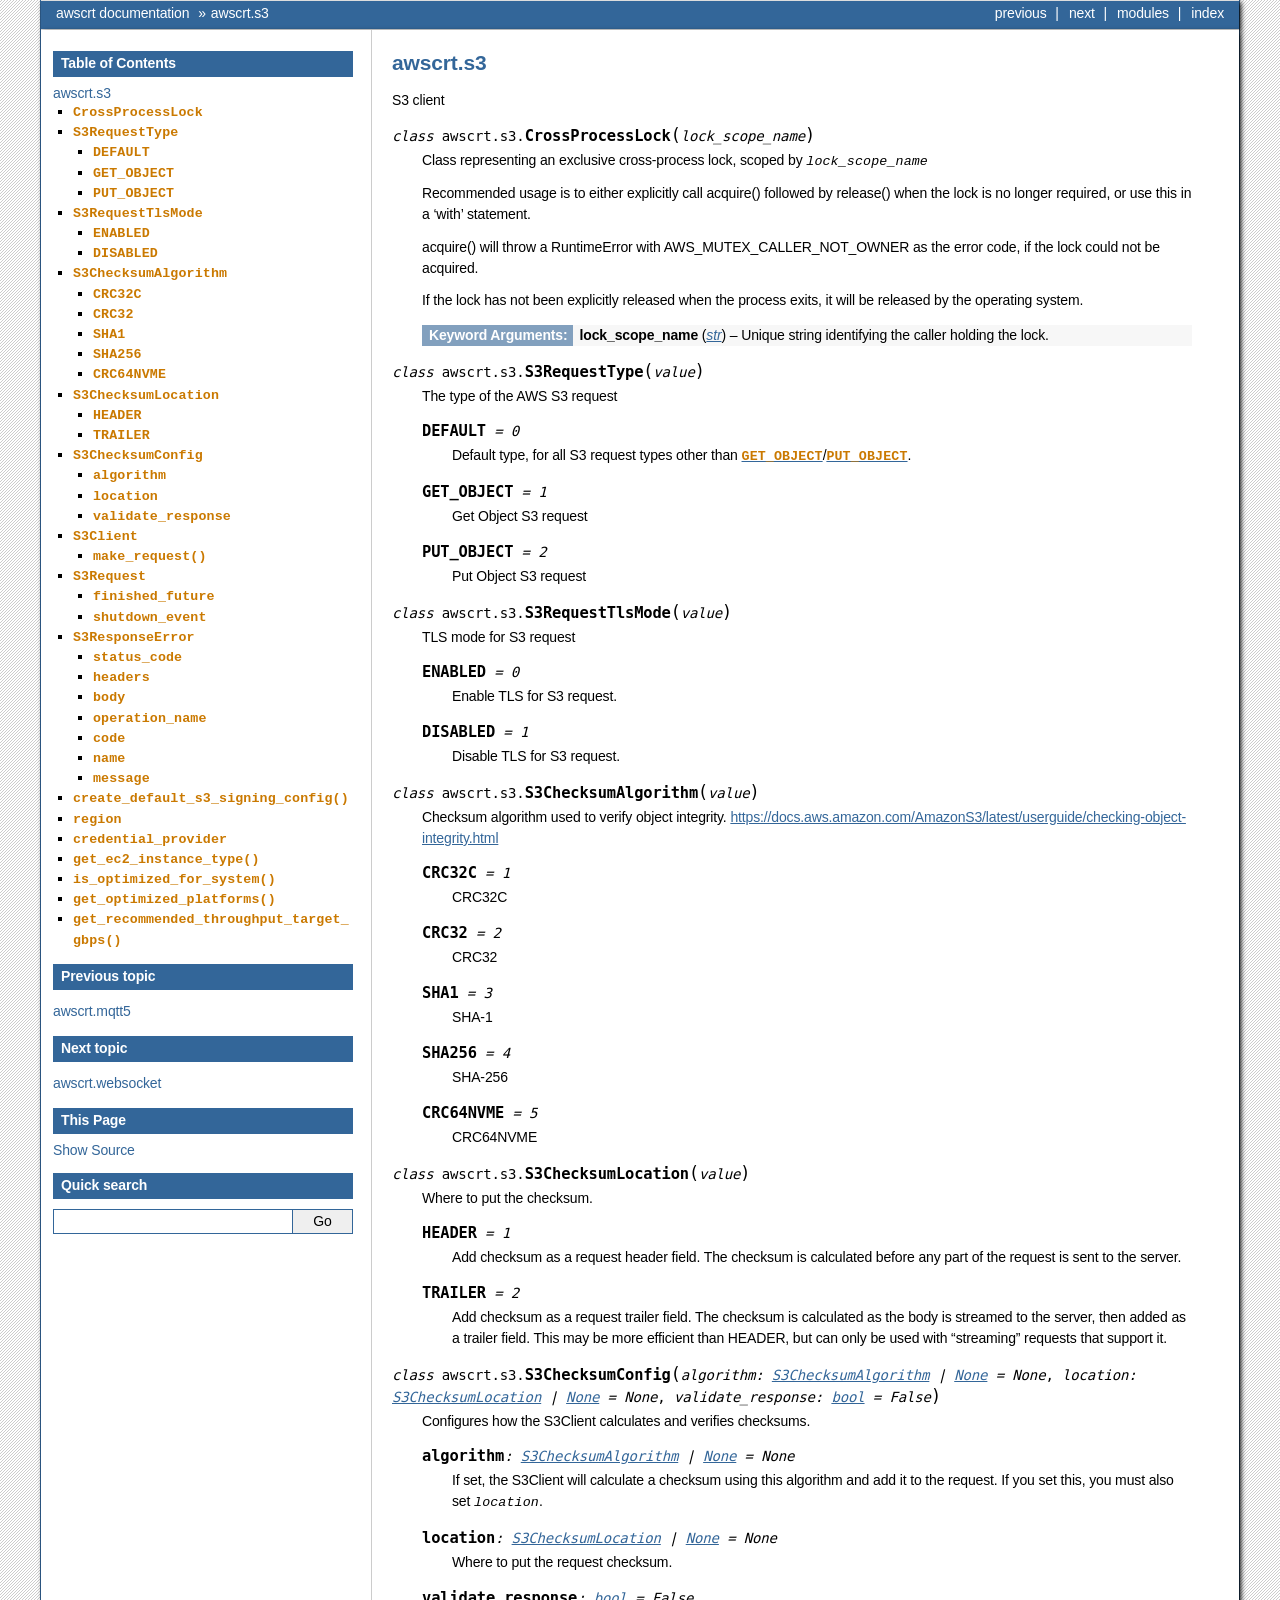
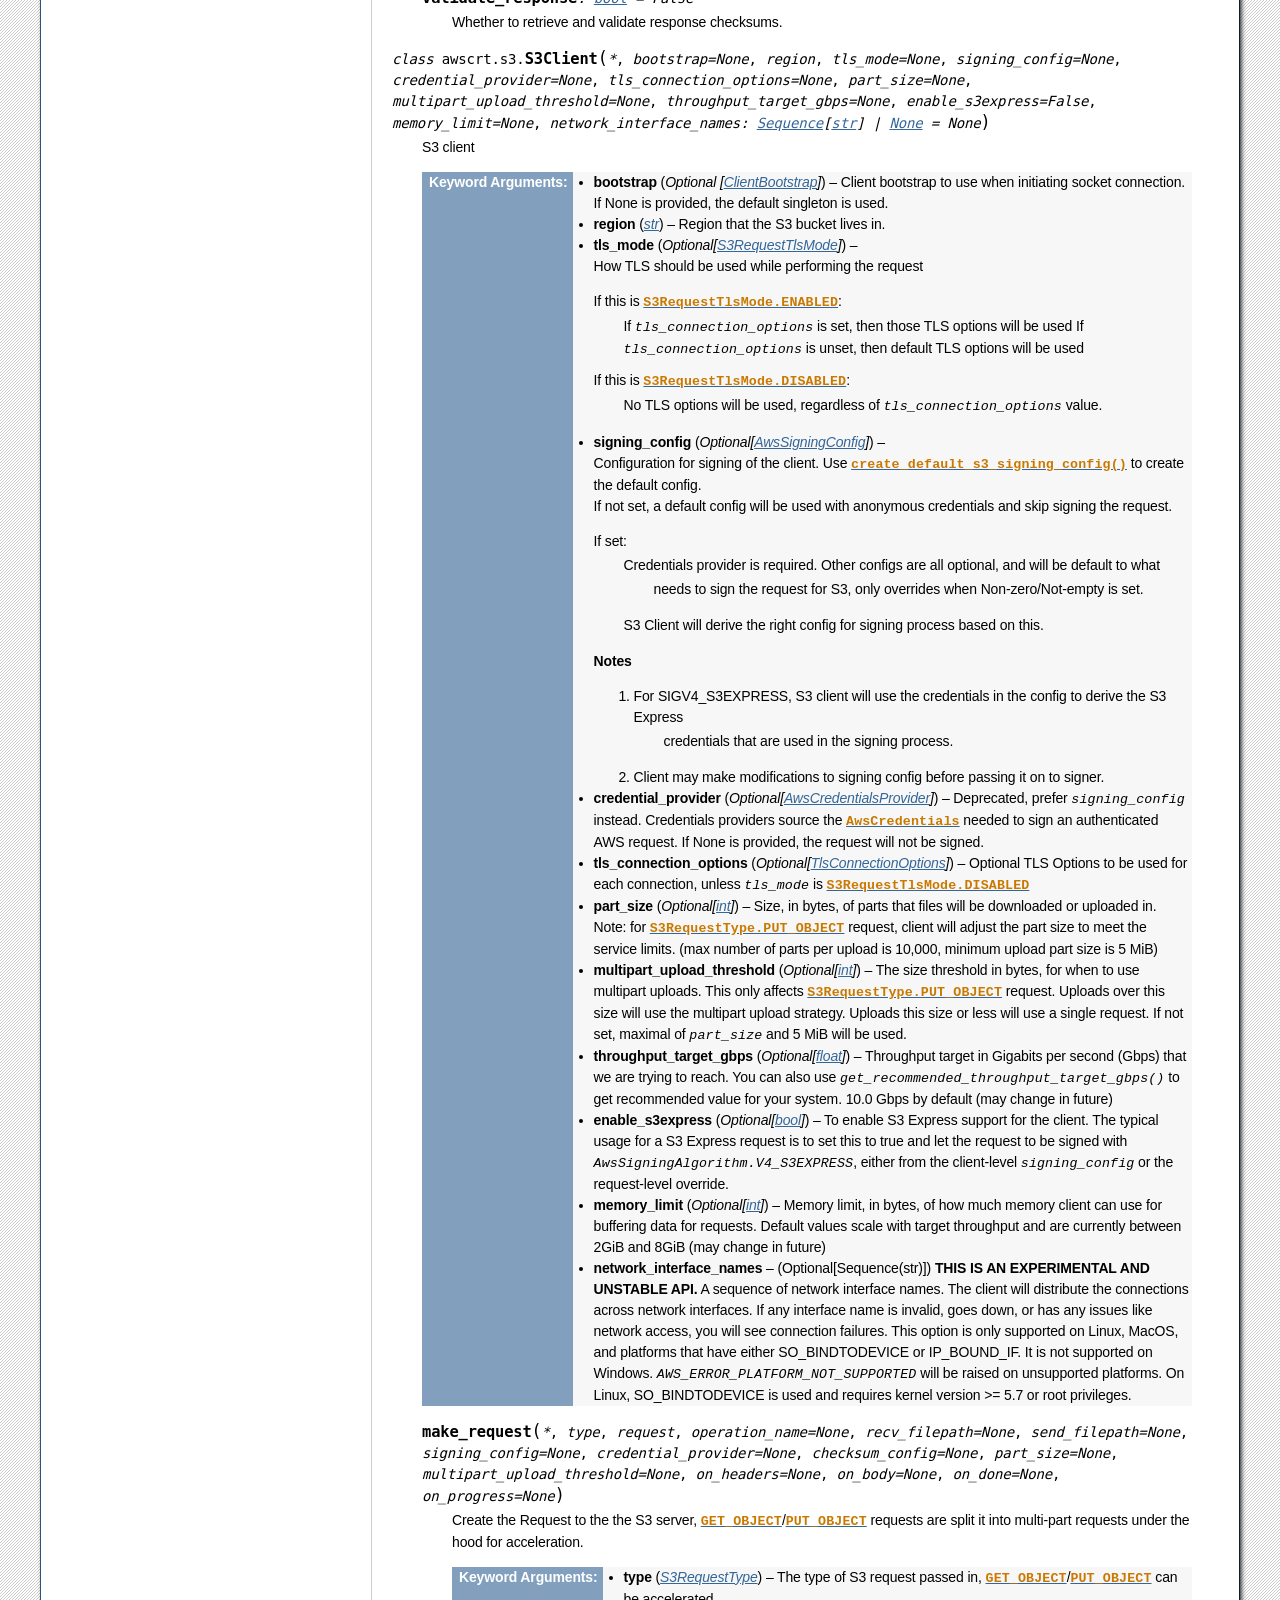
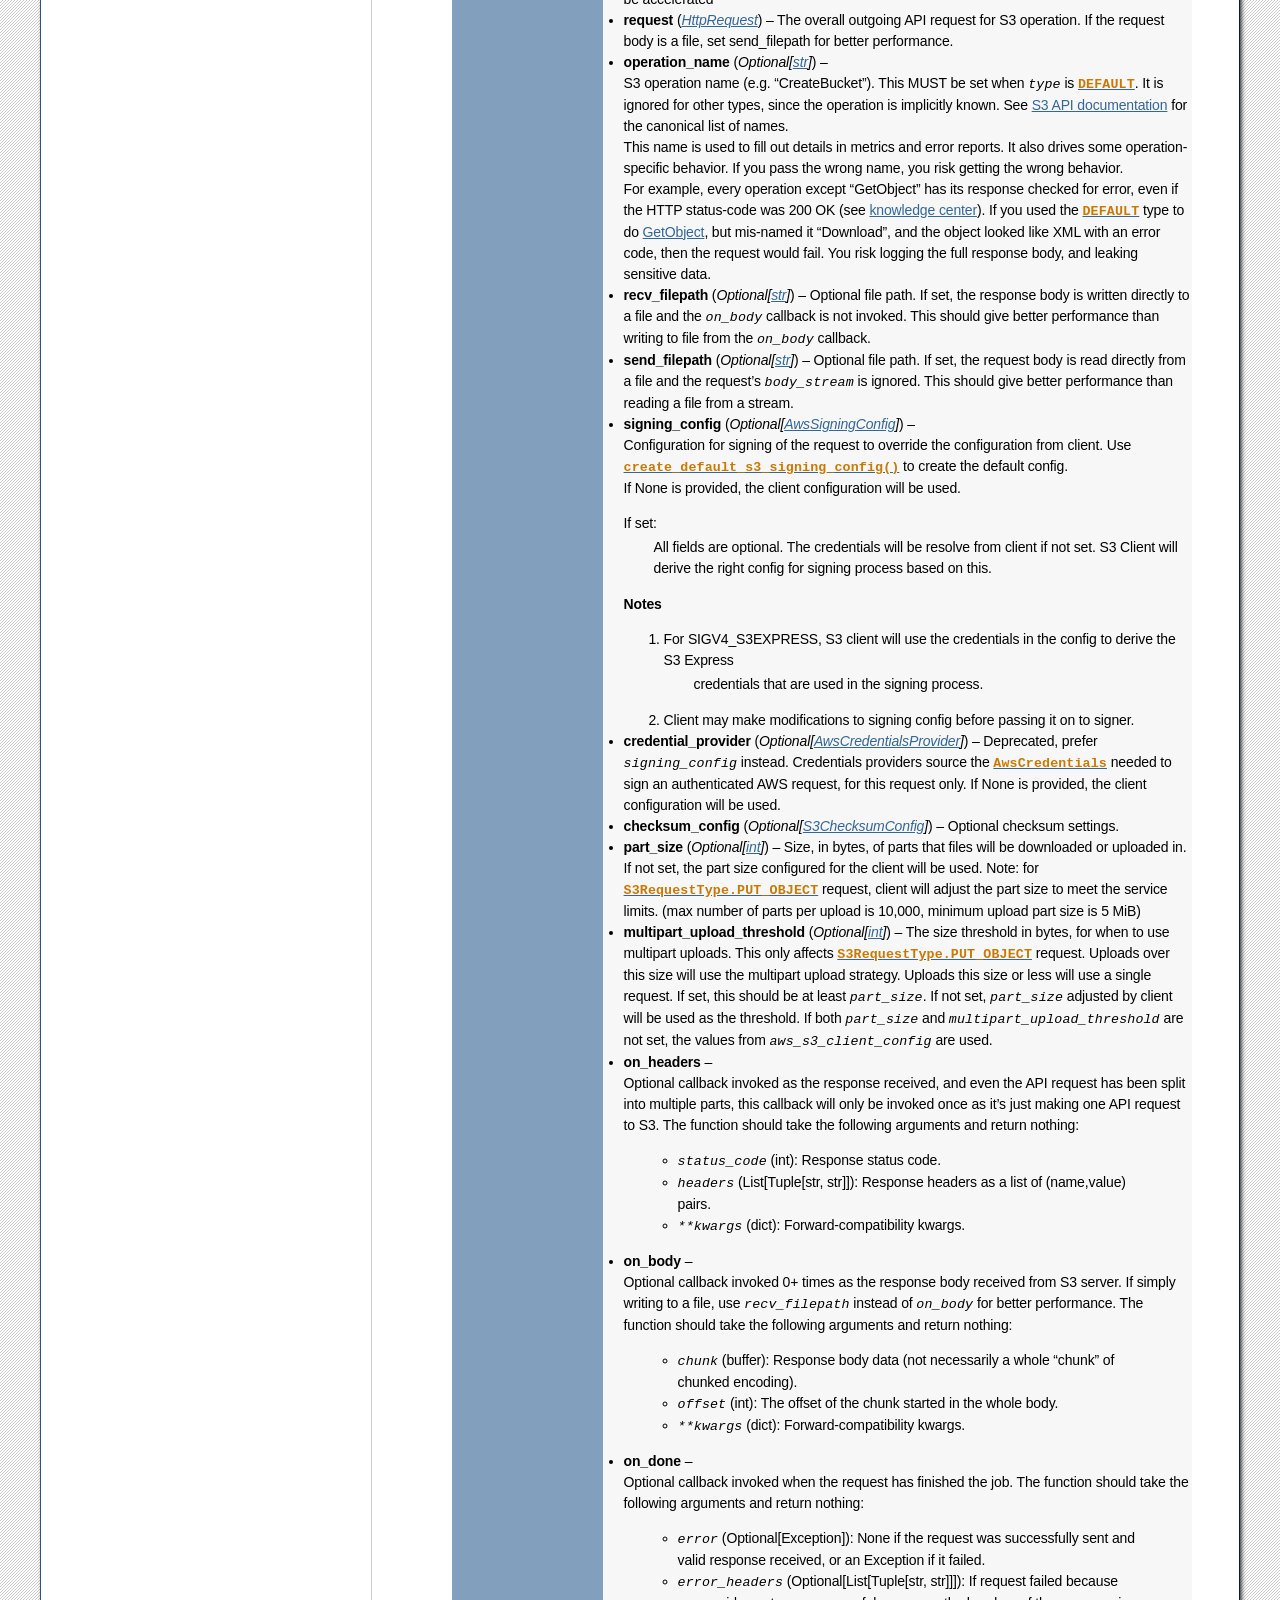
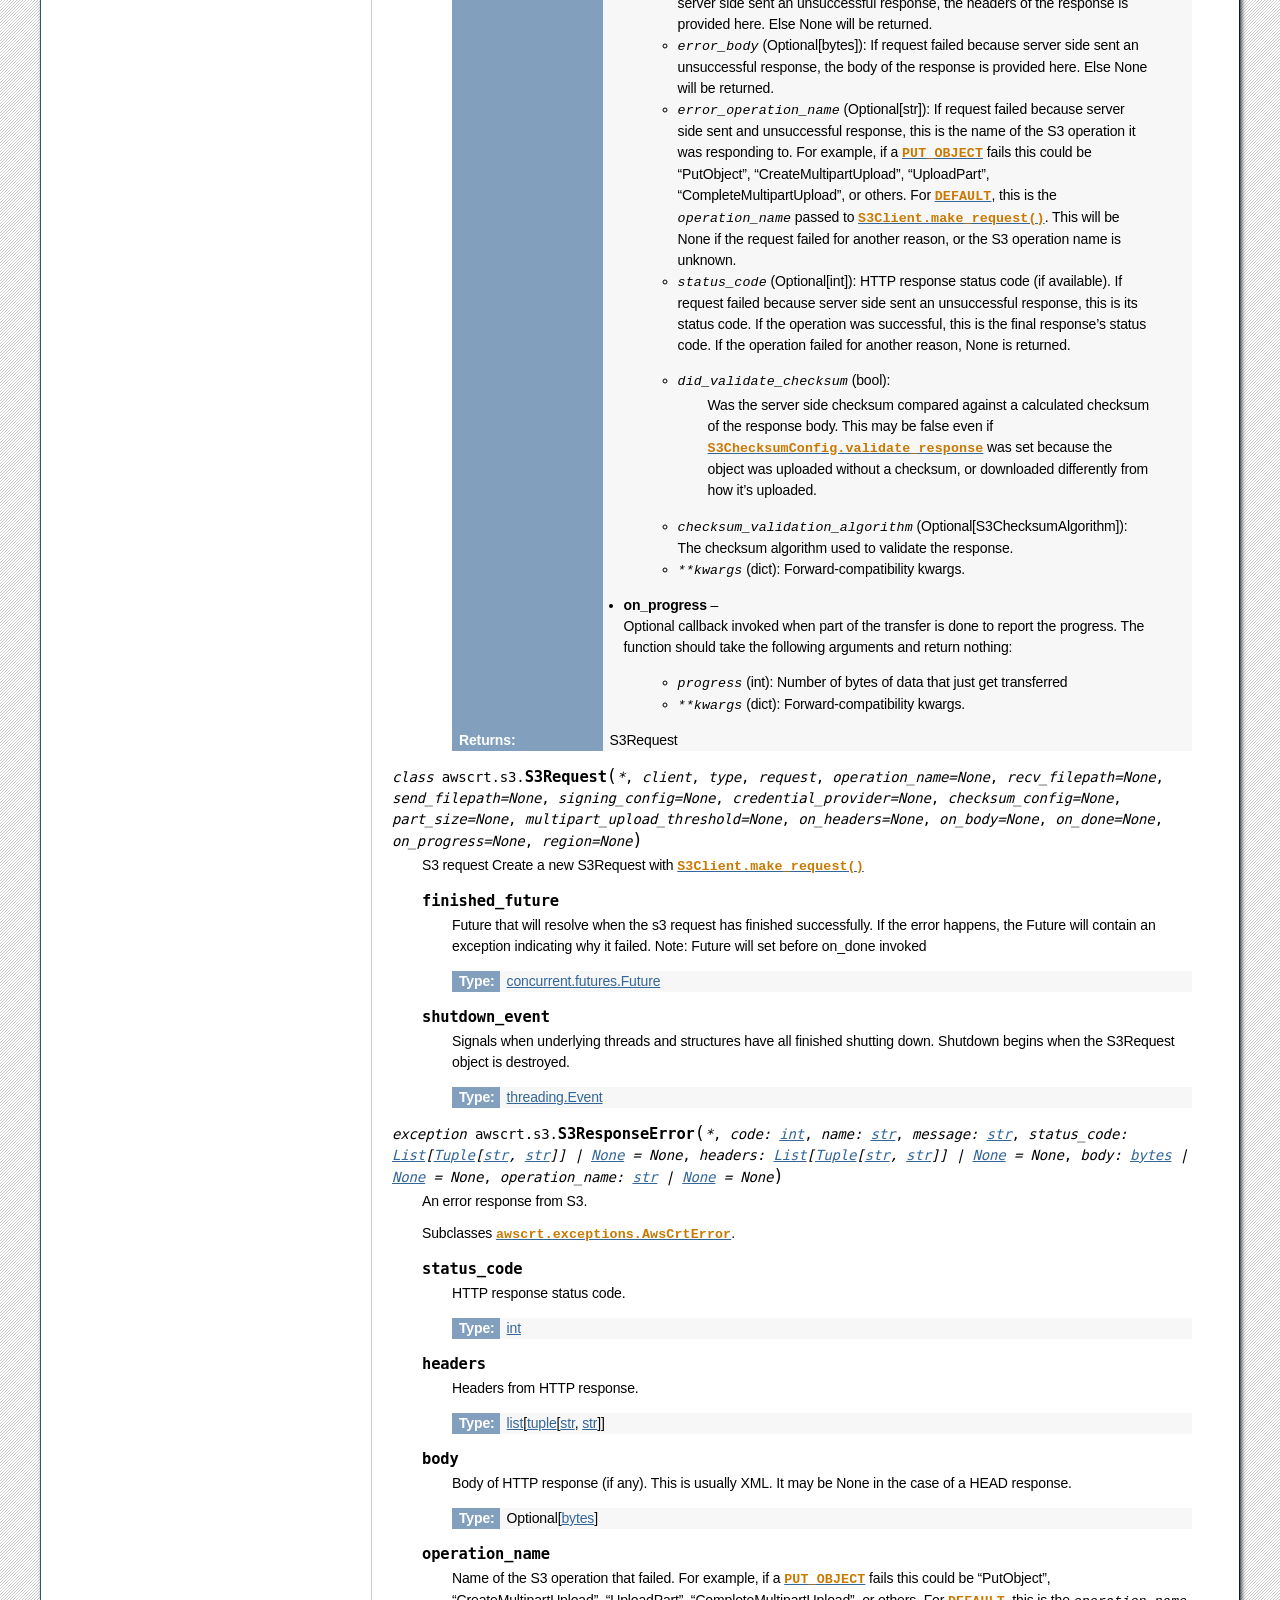
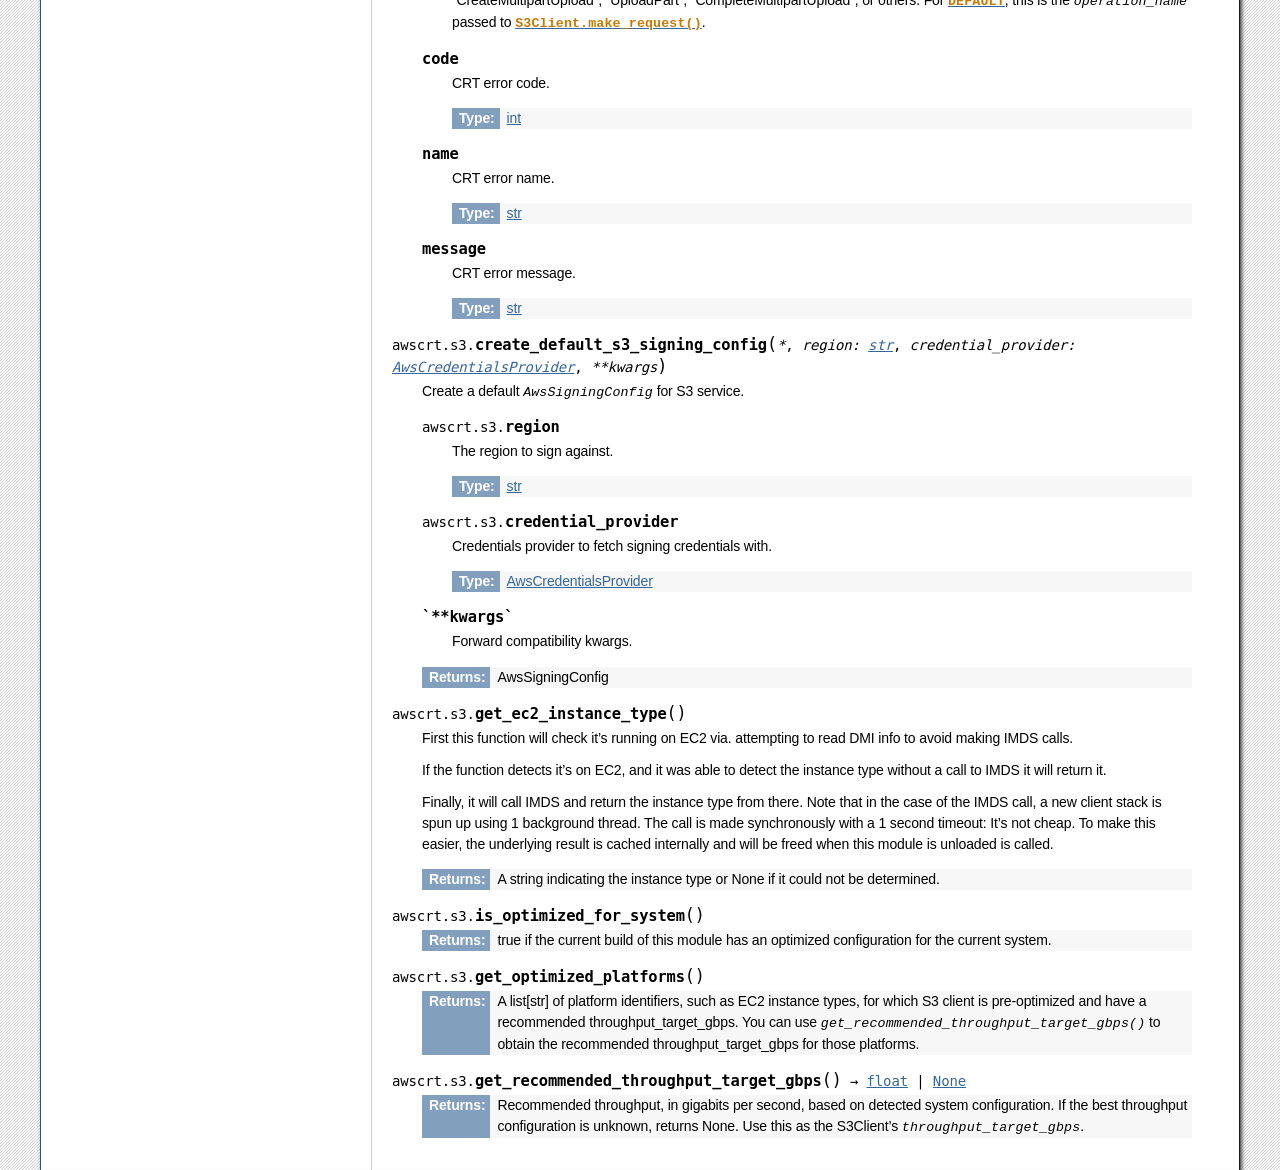
<file: docs/api/s3.html>
<!doctype html>

<html lang="en" data-content_root="../">
  <head>
    <meta charset="utf-8" />
    <meta name="viewport" content="width=device-width, initial-scale=1.0" /><meta name="viewport" content="width=device-width, initial-scale=1" />

    <title>awscrt.s3 &#8212; awscrt  documentation</title>
    <link rel="stylesheet" type="text/css" href="../_static/pygments.css?v=d75fae25" />
    <link rel="stylesheet" type="text/css" href="../_static/css/custom.css?v=93be7416" />
    
    <script src="../_static/documentation_options.js?v=5929fcd5"></script>
    <script src="../_static/doctools.js?v=888ff710"></script>
    <script src="../_static/sphinx_highlight.js?v=dc90522c"></script>
    <script src="../_static/bizstyle.js"></script>
    <link rel="index" title="Index" href="../genindex.html" />
    <link rel="search" title="Search" href="../search.html" />
    <link rel="next" title="awscrt.websocket" href="websocket.html" />
    <link rel="prev" title="awscrt.mqtt5" href="mqtt5.html" />
    <meta name="viewport" content="width=device-width,initial-scale=1.0" />
    <!--[if lt IE 9]>
    <script src="_static/css3-mediaqueries.js"></script>
    <![endif]-->
  </head><body>
    <div class="related" role="navigation" aria-label="related navigation">
      <h3>Navigation</h3>
      <ul>
        <li class="right" style="margin-right: 10px">
          <a href="../genindex.html" title="General Index"
             accesskey="I">index</a></li>
        <li class="right" >
          <a href="../py-modindex.html" title="Python Module Index"
             >modules</a> |</li>
        <li class="right" >
          <a href="websocket.html" title="awscrt.websocket"
             accesskey="N">next</a> |</li>
        <li class="right" >
          <a href="mqtt5.html" title="awscrt.mqtt5"
             accesskey="P">previous</a> |</li>
        <li class="nav-item nav-item-0"><a href="../index.html">awscrt  documentation</a> &#187;</li>
        <li class="nav-item nav-item-this"><a href="">awscrt.s3</a></li> 
      </ul>
    </div>  

    <div class="document">
      <div class="documentwrapper">
        <div class="bodywrapper">
          <div class="body" role="main">
            
  <section id="module-awscrt.s3">
<span id="awscrt-s3"></span><h1>awscrt.s3<a class="headerlink" href="#module-awscrt.s3" title="Link to this heading">¶</a></h1>
<p>S3 client</p>
<dl class="py class">
<dt class="sig sig-object py" id="awscrt.s3.CrossProcessLock">
<em class="property"><span class="pre">class</span><span class="w"> </span></em><span class="sig-prename descclassname"><span class="pre">awscrt.s3.</span></span><span class="sig-name descname"><span class="pre">CrossProcessLock</span></span><span class="sig-paren">(</span><em class="sig-param"><span class="n"><span class="pre">lock_scope_name</span></span></em><span class="sig-paren">)</span><a class="headerlink" href="#awscrt.s3.CrossProcessLock" title="Link to this definition">¶</a></dt>
<dd><p>Class representing an exclusive cross-process lock, scoped by <cite>lock_scope_name</cite></p>
<p>Recommended usage is to either explicitly call acquire() followed by release() when the lock  is no longer required, or use this in a ‘with’ statement.</p>
<p>acquire() will throw a RuntimeError with AWS_MUTEX_CALLER_NOT_OWNER as the error code, if the lock could not be acquired.</p>
<p>If the lock has not been explicitly released when the process exits, it will be released by the operating system.</p>
<dl class="field-list simple">
<dt class="field-odd">Keyword Arguments<span class="colon">:</span></dt>
<dd class="field-odd"><p><strong>lock_scope_name</strong> (<a class="reference external" href="https://docs.python.org/3/library/stdtypes.html#str" title="(in Python v3.13)"><em>str</em></a>) – Unique string identifying the caller holding the lock.</p>
</dd>
</dl>
</dd></dl>

<dl class="py class">
<dt class="sig sig-object py" id="awscrt.s3.S3RequestType">
<em class="property"><span class="pre">class</span><span class="w"> </span></em><span class="sig-prename descclassname"><span class="pre">awscrt.s3.</span></span><span class="sig-name descname"><span class="pre">S3RequestType</span></span><span class="sig-paren">(</span><em class="sig-param"><span class="n"><span class="pre">value</span></span></em><span class="sig-paren">)</span><a class="headerlink" href="#awscrt.s3.S3RequestType" title="Link to this definition">¶</a></dt>
<dd><p>The type of the AWS S3 request</p>
<dl class="py attribute">
<dt class="sig sig-object py" id="awscrt.s3.S3RequestType.DEFAULT">
<span class="sig-name descname"><span class="pre">DEFAULT</span></span><em class="property"><span class="w"> </span><span class="p"><span class="pre">=</span></span><span class="w"> </span><span class="pre">0</span></em><a class="headerlink" href="#awscrt.s3.S3RequestType.DEFAULT" title="Link to this definition">¶</a></dt>
<dd><p>Default type, for all S3 request types other than
<a class="reference internal" href="#awscrt.s3.S3RequestType.GET_OBJECT" title="awscrt.s3.S3RequestType.GET_OBJECT"><code class="xref py py-attr docutils literal notranslate"><span class="pre">GET_OBJECT</span></code></a>/<a class="reference internal" href="#awscrt.s3.S3RequestType.PUT_OBJECT" title="awscrt.s3.S3RequestType.PUT_OBJECT"><code class="xref py py-attr docutils literal notranslate"><span class="pre">PUT_OBJECT</span></code></a>.</p>
</dd></dl>

<dl class="py attribute">
<dt class="sig sig-object py" id="awscrt.s3.S3RequestType.GET_OBJECT">
<span class="sig-name descname"><span class="pre">GET_OBJECT</span></span><em class="property"><span class="w"> </span><span class="p"><span class="pre">=</span></span><span class="w"> </span><span class="pre">1</span></em><a class="headerlink" href="#awscrt.s3.S3RequestType.GET_OBJECT" title="Link to this definition">¶</a></dt>
<dd><p>Get Object S3 request</p>
</dd></dl>

<dl class="py attribute">
<dt class="sig sig-object py" id="awscrt.s3.S3RequestType.PUT_OBJECT">
<span class="sig-name descname"><span class="pre">PUT_OBJECT</span></span><em class="property"><span class="w"> </span><span class="p"><span class="pre">=</span></span><span class="w"> </span><span class="pre">2</span></em><a class="headerlink" href="#awscrt.s3.S3RequestType.PUT_OBJECT" title="Link to this definition">¶</a></dt>
<dd><p>Put Object S3 request</p>
</dd></dl>

</dd></dl>

<dl class="py class">
<dt class="sig sig-object py" id="awscrt.s3.S3RequestTlsMode">
<em class="property"><span class="pre">class</span><span class="w"> </span></em><span class="sig-prename descclassname"><span class="pre">awscrt.s3.</span></span><span class="sig-name descname"><span class="pre">S3RequestTlsMode</span></span><span class="sig-paren">(</span><em class="sig-param"><span class="n"><span class="pre">value</span></span></em><span class="sig-paren">)</span><a class="headerlink" href="#awscrt.s3.S3RequestTlsMode" title="Link to this definition">¶</a></dt>
<dd><p>TLS mode for S3 request</p>
<dl class="py attribute">
<dt class="sig sig-object py" id="awscrt.s3.S3RequestTlsMode.ENABLED">
<span class="sig-name descname"><span class="pre">ENABLED</span></span><em class="property"><span class="w"> </span><span class="p"><span class="pre">=</span></span><span class="w"> </span><span class="pre">0</span></em><a class="headerlink" href="#awscrt.s3.S3RequestTlsMode.ENABLED" title="Link to this definition">¶</a></dt>
<dd><p>Enable TLS for S3 request.</p>
</dd></dl>

<dl class="py attribute">
<dt class="sig sig-object py" id="awscrt.s3.S3RequestTlsMode.DISABLED">
<span class="sig-name descname"><span class="pre">DISABLED</span></span><em class="property"><span class="w"> </span><span class="p"><span class="pre">=</span></span><span class="w"> </span><span class="pre">1</span></em><a class="headerlink" href="#awscrt.s3.S3RequestTlsMode.DISABLED" title="Link to this definition">¶</a></dt>
<dd><p>Disable TLS for S3 request.</p>
</dd></dl>

</dd></dl>

<dl class="py class">
<dt class="sig sig-object py" id="awscrt.s3.S3ChecksumAlgorithm">
<em class="property"><span class="pre">class</span><span class="w"> </span></em><span class="sig-prename descclassname"><span class="pre">awscrt.s3.</span></span><span class="sig-name descname"><span class="pre">S3ChecksumAlgorithm</span></span><span class="sig-paren">(</span><em class="sig-param"><span class="n"><span class="pre">value</span></span></em><span class="sig-paren">)</span><a class="headerlink" href="#awscrt.s3.S3ChecksumAlgorithm" title="Link to this definition">¶</a></dt>
<dd><p>Checksum algorithm used to verify object integrity.
<a class="reference external" href="https://docs.aws.amazon.com/AmazonS3/latest/userguide/checking-object-integrity.html">https://docs.aws.amazon.com/AmazonS3/latest/userguide/checking-object-integrity.html</a></p>
<dl class="py attribute">
<dt class="sig sig-object py" id="awscrt.s3.S3ChecksumAlgorithm.CRC32C">
<span class="sig-name descname"><span class="pre">CRC32C</span></span><em class="property"><span class="w"> </span><span class="p"><span class="pre">=</span></span><span class="w"> </span><span class="pre">1</span></em><a class="headerlink" href="#awscrt.s3.S3ChecksumAlgorithm.CRC32C" title="Link to this definition">¶</a></dt>
<dd><p>CRC32C</p>
</dd></dl>

<dl class="py attribute">
<dt class="sig sig-object py" id="awscrt.s3.S3ChecksumAlgorithm.CRC32">
<span class="sig-name descname"><span class="pre">CRC32</span></span><em class="property"><span class="w"> </span><span class="p"><span class="pre">=</span></span><span class="w"> </span><span class="pre">2</span></em><a class="headerlink" href="#awscrt.s3.S3ChecksumAlgorithm.CRC32" title="Link to this definition">¶</a></dt>
<dd><p>CRC32</p>
</dd></dl>

<dl class="py attribute">
<dt class="sig sig-object py" id="awscrt.s3.S3ChecksumAlgorithm.SHA1">
<span class="sig-name descname"><span class="pre">SHA1</span></span><em class="property"><span class="w"> </span><span class="p"><span class="pre">=</span></span><span class="w"> </span><span class="pre">3</span></em><a class="headerlink" href="#awscrt.s3.S3ChecksumAlgorithm.SHA1" title="Link to this definition">¶</a></dt>
<dd><p>SHA-1</p>
</dd></dl>

<dl class="py attribute">
<dt class="sig sig-object py" id="awscrt.s3.S3ChecksumAlgorithm.SHA256">
<span class="sig-name descname"><span class="pre">SHA256</span></span><em class="property"><span class="w"> </span><span class="p"><span class="pre">=</span></span><span class="w"> </span><span class="pre">4</span></em><a class="headerlink" href="#awscrt.s3.S3ChecksumAlgorithm.SHA256" title="Link to this definition">¶</a></dt>
<dd><p>SHA-256</p>
</dd></dl>

<dl class="py attribute">
<dt class="sig sig-object py" id="awscrt.s3.S3ChecksumAlgorithm.CRC64NVME">
<span class="sig-name descname"><span class="pre">CRC64NVME</span></span><em class="property"><span class="w"> </span><span class="p"><span class="pre">=</span></span><span class="w"> </span><span class="pre">5</span></em><a class="headerlink" href="#awscrt.s3.S3ChecksumAlgorithm.CRC64NVME" title="Link to this definition">¶</a></dt>
<dd><p>CRC64NVME</p>
</dd></dl>

</dd></dl>

<dl class="py class">
<dt class="sig sig-object py" id="awscrt.s3.S3ChecksumLocation">
<em class="property"><span class="pre">class</span><span class="w"> </span></em><span class="sig-prename descclassname"><span class="pre">awscrt.s3.</span></span><span class="sig-name descname"><span class="pre">S3ChecksumLocation</span></span><span class="sig-paren">(</span><em class="sig-param"><span class="n"><span class="pre">value</span></span></em><span class="sig-paren">)</span><a class="headerlink" href="#awscrt.s3.S3ChecksumLocation" title="Link to this definition">¶</a></dt>
<dd><p>Where to put the checksum.</p>
<dl class="py attribute">
<dt class="sig sig-object py" id="awscrt.s3.S3ChecksumLocation.HEADER">
<span class="sig-name descname"><span class="pre">HEADER</span></span><em class="property"><span class="w"> </span><span class="p"><span class="pre">=</span></span><span class="w"> </span><span class="pre">1</span></em><a class="headerlink" href="#awscrt.s3.S3ChecksumLocation.HEADER" title="Link to this definition">¶</a></dt>
<dd><p>Add checksum as a request header field.
The checksum is calculated before any part of the request is sent to the server.</p>
</dd></dl>

<dl class="py attribute">
<dt class="sig sig-object py" id="awscrt.s3.S3ChecksumLocation.TRAILER">
<span class="sig-name descname"><span class="pre">TRAILER</span></span><em class="property"><span class="w"> </span><span class="p"><span class="pre">=</span></span><span class="w"> </span><span class="pre">2</span></em><a class="headerlink" href="#awscrt.s3.S3ChecksumLocation.TRAILER" title="Link to this definition">¶</a></dt>
<dd><p>Add checksum as a request trailer field.
The checksum is calculated as the body is streamed to the server, then
added as a trailer field. This may be more efficient than HEADER, but
can only be used with “streaming” requests that support it.</p>
</dd></dl>

</dd></dl>

<dl class="py class">
<dt class="sig sig-object py" id="awscrt.s3.S3ChecksumConfig">
<em class="property"><span class="pre">class</span><span class="w"> </span></em><span class="sig-prename descclassname"><span class="pre">awscrt.s3.</span></span><span class="sig-name descname"><span class="pre">S3ChecksumConfig</span></span><span class="sig-paren">(</span><em class="sig-param"><span class="n"><span class="pre">algorithm</span></span><span class="p"><span class="pre">:</span></span><span class="w"> </span><span class="n"><a class="reference internal" href="#awscrt.s3.S3ChecksumAlgorithm" title="awscrt.s3.S3ChecksumAlgorithm"><span class="pre">S3ChecksumAlgorithm</span></a><span class="w"> </span><span class="p"><span class="pre">|</span></span><span class="w"> </span><a class="reference external" href="https://docs.python.org/3/library/constants.html#None" title="(in Python v3.13)"><span class="pre">None</span></a></span><span class="w"> </span><span class="o"><span class="pre">=</span></span><span class="w"> </span><span class="default_value"><span class="pre">None</span></span></em>, <em class="sig-param"><span class="n"><span class="pre">location</span></span><span class="p"><span class="pre">:</span></span><span class="w"> </span><span class="n"><a class="reference internal" href="#awscrt.s3.S3ChecksumLocation" title="awscrt.s3.S3ChecksumLocation"><span class="pre">S3ChecksumLocation</span></a><span class="w"> </span><span class="p"><span class="pre">|</span></span><span class="w"> </span><a class="reference external" href="https://docs.python.org/3/library/constants.html#None" title="(in Python v3.13)"><span class="pre">None</span></a></span><span class="w"> </span><span class="o"><span class="pre">=</span></span><span class="w"> </span><span class="default_value"><span class="pre">None</span></span></em>, <em class="sig-param"><span class="n"><span class="pre">validate_response</span></span><span class="p"><span class="pre">:</span></span><span class="w"> </span><span class="n"><a class="reference external" href="https://docs.python.org/3/library/functions.html#bool" title="(in Python v3.13)"><span class="pre">bool</span></a></span><span class="w"> </span><span class="o"><span class="pre">=</span></span><span class="w"> </span><span class="default_value"><span class="pre">False</span></span></em><span class="sig-paren">)</span><a class="headerlink" href="#awscrt.s3.S3ChecksumConfig" title="Link to this definition">¶</a></dt>
<dd><p>Configures how the S3Client calculates and verifies checksums.</p>
<dl class="py attribute">
<dt class="sig sig-object py" id="awscrt.s3.S3ChecksumConfig.algorithm">
<span class="sig-name descname"><span class="pre">algorithm</span></span><em class="property"><span class="p"><span class="pre">:</span></span><span class="w"> </span><a class="reference internal" href="#awscrt.s3.S3ChecksumAlgorithm" title="awscrt.s3.S3ChecksumAlgorithm"><span class="pre">S3ChecksumAlgorithm</span></a><span class="w"> </span><span class="p"><span class="pre">|</span></span><span class="w"> </span><a class="reference external" href="https://docs.python.org/3/library/constants.html#None" title="(in Python v3.13)"><span class="pre">None</span></a></em><em class="property"><span class="w"> </span><span class="p"><span class="pre">=</span></span><span class="w"> </span><span class="pre">None</span></em><a class="headerlink" href="#awscrt.s3.S3ChecksumConfig.algorithm" title="Link to this definition">¶</a></dt>
<dd><p>If set, the S3Client will calculate a checksum using this algorithm
and add it to the request. If you set this, you must also set <cite>location</cite>.</p>
</dd></dl>

<dl class="py attribute">
<dt class="sig sig-object py" id="awscrt.s3.S3ChecksumConfig.location">
<span class="sig-name descname"><span class="pre">location</span></span><em class="property"><span class="p"><span class="pre">:</span></span><span class="w"> </span><a class="reference internal" href="#awscrt.s3.S3ChecksumLocation" title="awscrt.s3.S3ChecksumLocation"><span class="pre">S3ChecksumLocation</span></a><span class="w"> </span><span class="p"><span class="pre">|</span></span><span class="w"> </span><a class="reference external" href="https://docs.python.org/3/library/constants.html#None" title="(in Python v3.13)"><span class="pre">None</span></a></em><em class="property"><span class="w"> </span><span class="p"><span class="pre">=</span></span><span class="w"> </span><span class="pre">None</span></em><a class="headerlink" href="#awscrt.s3.S3ChecksumConfig.location" title="Link to this definition">¶</a></dt>
<dd><p>Where to put the request checksum.</p>
</dd></dl>

<dl class="py attribute">
<dt class="sig sig-object py" id="awscrt.s3.S3ChecksumConfig.validate_response">
<span class="sig-name descname"><span class="pre">validate_response</span></span><em class="property"><span class="p"><span class="pre">:</span></span><span class="w"> </span><a class="reference external" href="https://docs.python.org/3/library/functions.html#bool" title="(in Python v3.13)"><span class="pre">bool</span></a></em><em class="property"><span class="w"> </span><span class="p"><span class="pre">=</span></span><span class="w"> </span><span class="pre">False</span></em><a class="headerlink" href="#awscrt.s3.S3ChecksumConfig.validate_response" title="Link to this definition">¶</a></dt>
<dd><p>Whether to retrieve and validate response checksums.</p>
</dd></dl>

</dd></dl>

<dl class="py class">
<dt class="sig sig-object py" id="awscrt.s3.S3Client">
<em class="property"><span class="pre">class</span><span class="w"> </span></em><span class="sig-prename descclassname"><span class="pre">awscrt.s3.</span></span><span class="sig-name descname"><span class="pre">S3Client</span></span><span class="sig-paren">(</span><em class="sig-param"><span class="o"><span class="pre">*</span></span></em>, <em class="sig-param"><span class="n"><span class="pre">bootstrap</span></span><span class="o"><span class="pre">=</span></span><span class="default_value"><span class="pre">None</span></span></em>, <em class="sig-param"><span class="n"><span class="pre">region</span></span></em>, <em class="sig-param"><span class="n"><span class="pre">tls_mode</span></span><span class="o"><span class="pre">=</span></span><span class="default_value"><span class="pre">None</span></span></em>, <em class="sig-param"><span class="n"><span class="pre">signing_config</span></span><span class="o"><span class="pre">=</span></span><span class="default_value"><span class="pre">None</span></span></em>, <em class="sig-param"><span class="n"><span class="pre">credential_provider</span></span><span class="o"><span class="pre">=</span></span><span class="default_value"><span class="pre">None</span></span></em>, <em class="sig-param"><span class="n"><span class="pre">tls_connection_options</span></span><span class="o"><span class="pre">=</span></span><span class="default_value"><span class="pre">None</span></span></em>, <em class="sig-param"><span class="n"><span class="pre">part_size</span></span><span class="o"><span class="pre">=</span></span><span class="default_value"><span class="pre">None</span></span></em>, <em class="sig-param"><span class="n"><span class="pre">multipart_upload_threshold</span></span><span class="o"><span class="pre">=</span></span><span class="default_value"><span class="pre">None</span></span></em>, <em class="sig-param"><span class="n"><span class="pre">throughput_target_gbps</span></span><span class="o"><span class="pre">=</span></span><span class="default_value"><span class="pre">None</span></span></em>, <em class="sig-param"><span class="n"><span class="pre">enable_s3express</span></span><span class="o"><span class="pre">=</span></span><span class="default_value"><span class="pre">False</span></span></em>, <em class="sig-param"><span class="n"><span class="pre">memory_limit</span></span><span class="o"><span class="pre">=</span></span><span class="default_value"><span class="pre">None</span></span></em>, <em class="sig-param"><span class="n"><span class="pre">network_interface_names</span></span><span class="p"><span class="pre">:</span></span><span class="w"> </span><span class="n"><a class="reference external" href="https://docs.python.org/3/library/typing.html#typing.Sequence" title="(in Python v3.13)"><span class="pre">Sequence</span></a><span class="p"><span class="pre">[</span></span><a class="reference external" href="https://docs.python.org/3/library/stdtypes.html#str" title="(in Python v3.13)"><span class="pre">str</span></a><span class="p"><span class="pre">]</span></span><span class="w"> </span><span class="p"><span class="pre">|</span></span><span class="w"> </span><a class="reference external" href="https://docs.python.org/3/library/constants.html#None" title="(in Python v3.13)"><span class="pre">None</span></a></span><span class="w"> </span><span class="o"><span class="pre">=</span></span><span class="w"> </span><span class="default_value"><span class="pre">None</span></span></em><span class="sig-paren">)</span><a class="headerlink" href="#awscrt.s3.S3Client" title="Link to this definition">¶</a></dt>
<dd><p>S3 client</p>
<dl class="field-list simple">
<dt class="field-odd">Keyword Arguments<span class="colon">:</span></dt>
<dd class="field-odd"><ul class="simple">
<li><p><strong>bootstrap</strong> (<em>Optional</em><em> [</em><a class="reference internal" href="io.html#awscrt.io.ClientBootstrap" title="awscrt.io.ClientBootstrap"><em>ClientBootstrap</em></a><em>]</em>) – Client bootstrap to use when initiating socket connection.
If None is provided, the default singleton is used.</p></li>
<li><p><strong>region</strong> (<a class="reference external" href="https://docs.python.org/3/library/stdtypes.html#str" title="(in Python v3.13)"><em>str</em></a>) – Region that the S3 bucket lives in.</p></li>
<li><p><strong>tls_mode</strong> (<em>Optional</em><em>[</em><a class="reference internal" href="#awscrt.s3.S3RequestTlsMode" title="awscrt.s3.S3RequestTlsMode"><em>S3RequestTlsMode</em></a><em>]</em>) – <p>How TLS should be used while performing the request</p>
<dl class="simple">
<dt>If this is <a class="reference internal" href="#awscrt.s3.S3RequestTlsMode.ENABLED" title="awscrt.s3.S3RequestTlsMode.ENABLED"><code class="xref py py-attr docutils literal notranslate"><span class="pre">S3RequestTlsMode.ENABLED</span></code></a>:</dt><dd><p>If <cite>tls_connection_options</cite> is set, then those TLS options will be used
If <cite>tls_connection_options</cite> is unset, then default TLS options will be used</p>
</dd>
<dt>If this is <a class="reference internal" href="#awscrt.s3.S3RequestTlsMode.DISABLED" title="awscrt.s3.S3RequestTlsMode.DISABLED"><code class="xref py py-attr docutils literal notranslate"><span class="pre">S3RequestTlsMode.DISABLED</span></code></a>:</dt><dd><p>No TLS options will be used, regardless of <cite>tls_connection_options</cite> value.</p>
</dd>
</dl>
</p></li>
<li><p><strong>signing_config</strong> (<em>Optional</em><em>[</em><a class="reference internal" href="auth.html#awscrt.auth.AwsSigningConfig" title="awscrt.auth.AwsSigningConfig"><em>AwsSigningConfig</em></a><em>]</em>) – <p>Configuration for signing of the client.
Use <a class="reference internal" href="#awscrt.s3.create_default_s3_signing_config" title="awscrt.s3.create_default_s3_signing_config"><code class="xref py py-func docutils literal notranslate"><span class="pre">create_default_s3_signing_config()</span></code></a> to create the default config.</p>
<p>If not set, a default config will be used with anonymous credentials and skip signing the request.</p>
<dl>
<dt>If set:</dt><dd><dl class="simple">
<dt>Credentials provider is required. Other configs are all optional, and will be default to what</dt><dd><p>needs to sign the request for S3, only overrides when Non-zero/Not-empty is set.</p>
</dd>
</dl>
<p>S3 Client will derive the right config for signing process based on this.</p>
</dd>
</dl>
<p class="rubric">Notes</p>
<ol class="arabic simple">
<li><dl class="simple">
<dt>For SIGV4_S3EXPRESS, S3 client will use the credentials in the config to derive the S3 Express</dt><dd><p>credentials that are used in the signing process.</p>
</dd>
</dl>
</li>
<li><p>Client may make modifications to signing config before passing it on to signer.</p></li>
</ol>
</p></li>
<li><p><strong>credential_provider</strong> (<em>Optional</em><em>[</em><a class="reference internal" href="auth.html#awscrt.auth.AwsCredentialsProvider" title="awscrt.auth.AwsCredentialsProvider"><em>AwsCredentialsProvider</em></a><em>]</em>) – Deprecated, prefer <cite>signing_config</cite> instead.
Credentials providers source the <a class="reference internal" href="auth.html#awscrt.auth.AwsCredentials" title="awscrt.auth.AwsCredentials"><code class="xref py py-class docutils literal notranslate"><span class="pre">AwsCredentials</span></code></a> needed to sign an authenticated AWS request.
If None is provided, the request will not be signed.</p></li>
<li><p><strong>tls_connection_options</strong> (<em>Optional</em><em>[</em><a class="reference internal" href="io.html#awscrt.io.TlsConnectionOptions" title="awscrt.io.TlsConnectionOptions"><em>TlsConnectionOptions</em></a><em>]</em>) – Optional TLS Options to be used
for each connection, unless <cite>tls_mode</cite> is <a class="reference internal" href="#awscrt.s3.S3RequestTlsMode.DISABLED" title="awscrt.s3.S3RequestTlsMode.DISABLED"><code class="xref py py-attr docutils literal notranslate"><span class="pre">S3RequestTlsMode.DISABLED</span></code></a></p></li>
<li><p><strong>part_size</strong> (<em>Optional</em><em>[</em><a class="reference external" href="https://docs.python.org/3/library/functions.html#int" title="(in Python v3.13)"><em>int</em></a><em>]</em>) – Size, in bytes, of parts that files will be downloaded or uploaded in.
Note: for <a class="reference internal" href="#awscrt.s3.S3RequestType.PUT_OBJECT" title="awscrt.s3.S3RequestType.PUT_OBJECT"><code class="xref py py-attr docutils literal notranslate"><span class="pre">S3RequestType.PUT_OBJECT</span></code></a> request, client will adjust the part size to meet the service limits.
(max number of parts per upload is 10,000, minimum upload part size is 5 MiB)</p></li>
<li><p><strong>multipart_upload_threshold</strong> (<em>Optional</em><em>[</em><a class="reference external" href="https://docs.python.org/3/library/functions.html#int" title="(in Python v3.13)"><em>int</em></a><em>]</em>) – The size threshold in bytes, for when to use multipart uploads.
This only affects <a class="reference internal" href="#awscrt.s3.S3RequestType.PUT_OBJECT" title="awscrt.s3.S3RequestType.PUT_OBJECT"><code class="xref py py-attr docutils literal notranslate"><span class="pre">S3RequestType.PUT_OBJECT</span></code></a> request.
Uploads over this size will use the multipart upload strategy.
Uploads this size or less will use a single request.
If not set, maximal of <cite>part_size</cite> and 5 MiB will be used.</p></li>
<li><p><strong>throughput_target_gbps</strong> (<em>Optional</em><em>[</em><a class="reference external" href="https://docs.python.org/3/library/functions.html#float" title="(in Python v3.13)"><em>float</em></a><em>]</em>) – Throughput target in
Gigabits per second (Gbps) that we are trying to reach.
You can also use <cite>get_recommended_throughput_target_gbps()</cite> to get recommended value for your system.
10.0 Gbps by default (may change in future)</p></li>
<li><p><strong>enable_s3express</strong> (<em>Optional</em><em>[</em><a class="reference external" href="https://docs.python.org/3/library/functions.html#bool" title="(in Python v3.13)"><em>bool</em></a><em>]</em>) – To enable S3 Express support for the client.
The typical usage for a S3 Express request is to set this to true and let the request to be
signed with <cite>AwsSigningAlgorithm.V4_S3EXPRESS</cite>, either from the client-level <cite>signing_config</cite>
or the request-level override.</p></li>
<li><p><strong>memory_limit</strong> (<em>Optional</em><em>[</em><a class="reference external" href="https://docs.python.org/3/library/functions.html#int" title="(in Python v3.13)"><em>int</em></a><em>]</em>) – Memory limit, in bytes, of how much memory
client can use for buffering data for requests.
Default values scale with target throughput and are currently
between 2GiB and 8GiB (may change in future)</p></li>
<li><p><strong>network_interface_names</strong> – (Optional[Sequence(str)])
<strong>THIS IS AN EXPERIMENTAL AND UNSTABLE API.</strong>
A sequence of network interface names. The client will distribute the
connections across network interfaces. If any interface name is invalid, goes down,
or has any issues like network access, you will see connection failures.
This option is only supported on Linux, MacOS, and platforms that have either SO_BINDTODEVICE or IP_BOUND_IF. It
is not supported on Windows. <cite>AWS_ERROR_PLATFORM_NOT_SUPPORTED</cite> will be raised on unsupported platforms. On
Linux, SO_BINDTODEVICE is used and requires kernel version &gt;= 5.7 or root privileges.</p></li>
</ul>
</dd>
</dl>
<dl class="py method">
<dt class="sig sig-object py" id="awscrt.s3.S3Client.make_request">
<span class="sig-name descname"><span class="pre">make_request</span></span><span class="sig-paren">(</span><em class="sig-param"><span class="o"><span class="pre">*</span></span></em>, <em class="sig-param"><span class="n"><span class="pre">type</span></span></em>, <em class="sig-param"><span class="n"><span class="pre">request</span></span></em>, <em class="sig-param"><span class="n"><span class="pre">operation_name</span></span><span class="o"><span class="pre">=</span></span><span class="default_value"><span class="pre">None</span></span></em>, <em class="sig-param"><span class="n"><span class="pre">recv_filepath</span></span><span class="o"><span class="pre">=</span></span><span class="default_value"><span class="pre">None</span></span></em>, <em class="sig-param"><span class="n"><span class="pre">send_filepath</span></span><span class="o"><span class="pre">=</span></span><span class="default_value"><span class="pre">None</span></span></em>, <em class="sig-param"><span class="n"><span class="pre">signing_config</span></span><span class="o"><span class="pre">=</span></span><span class="default_value"><span class="pre">None</span></span></em>, <em class="sig-param"><span class="n"><span class="pre">credential_provider</span></span><span class="o"><span class="pre">=</span></span><span class="default_value"><span class="pre">None</span></span></em>, <em class="sig-param"><span class="n"><span class="pre">checksum_config</span></span><span class="o"><span class="pre">=</span></span><span class="default_value"><span class="pre">None</span></span></em>, <em class="sig-param"><span class="n"><span class="pre">part_size</span></span><span class="o"><span class="pre">=</span></span><span class="default_value"><span class="pre">None</span></span></em>, <em class="sig-param"><span class="n"><span class="pre">multipart_upload_threshold</span></span><span class="o"><span class="pre">=</span></span><span class="default_value"><span class="pre">None</span></span></em>, <em class="sig-param"><span class="n"><span class="pre">on_headers</span></span><span class="o"><span class="pre">=</span></span><span class="default_value"><span class="pre">None</span></span></em>, <em class="sig-param"><span class="n"><span class="pre">on_body</span></span><span class="o"><span class="pre">=</span></span><span class="default_value"><span class="pre">None</span></span></em>, <em class="sig-param"><span class="n"><span class="pre">on_done</span></span><span class="o"><span class="pre">=</span></span><span class="default_value"><span class="pre">None</span></span></em>, <em class="sig-param"><span class="n"><span class="pre">on_progress</span></span><span class="o"><span class="pre">=</span></span><span class="default_value"><span class="pre">None</span></span></em><span class="sig-paren">)</span><a class="headerlink" href="#awscrt.s3.S3Client.make_request" title="Link to this definition">¶</a></dt>
<dd><p>Create the Request to the the S3 server,
<a class="reference internal" href="#awscrt.s3.S3RequestType.GET_OBJECT" title="awscrt.s3.S3RequestType.GET_OBJECT"><code class="xref py py-attr docutils literal notranslate"><span class="pre">GET_OBJECT</span></code></a>/<a class="reference internal" href="#awscrt.s3.S3RequestType.PUT_OBJECT" title="awscrt.s3.S3RequestType.PUT_OBJECT"><code class="xref py py-attr docutils literal notranslate"><span class="pre">PUT_OBJECT</span></code></a> requests are split it into multi-part
requests under the hood for acceleration.</p>
<dl class="field-list simple">
<dt class="field-odd">Keyword Arguments<span class="colon">:</span></dt>
<dd class="field-odd"><ul class="simple">
<li><p><strong>type</strong> (<a class="reference internal" href="#awscrt.s3.S3RequestType" title="awscrt.s3.S3RequestType"><em>S3RequestType</em></a>) – The type of S3 request passed in,
<a class="reference internal" href="#awscrt.s3.S3RequestType.GET_OBJECT" title="awscrt.s3.S3RequestType.GET_OBJECT"><code class="xref py py-attr docutils literal notranslate"><span class="pre">GET_OBJECT</span></code></a>/<a class="reference internal" href="#awscrt.s3.S3RequestType.PUT_OBJECT" title="awscrt.s3.S3RequestType.PUT_OBJECT"><code class="xref py py-attr docutils literal notranslate"><span class="pre">PUT_OBJECT</span></code></a> can be accelerated</p></li>
<li><p><strong>request</strong> (<a class="reference internal" href="http.html#awscrt.http.HttpRequest" title="awscrt.http.HttpRequest"><em>HttpRequest</em></a>) – The overall outgoing API request for S3 operation.
If the request body is a file, set send_filepath for better performance.</p></li>
<li><p><strong>operation_name</strong> (<em>Optional</em><em>[</em><a class="reference external" href="https://docs.python.org/3/library/stdtypes.html#str" title="(in Python v3.13)"><em>str</em></a><em>]</em>) – <p>S3 operation name (e.g. “CreateBucket”).
This MUST be set when <cite>type</cite> is <a class="reference internal" href="#awscrt.s3.S3RequestType.DEFAULT" title="awscrt.s3.S3RequestType.DEFAULT"><code class="xref py py-attr docutils literal notranslate"><span class="pre">DEFAULT</span></code></a>.
It is ignored for other types, since the operation is implicitly known.
See <a class="reference external" href="https://docs.aws.amazon.com/AmazonS3/latest/API/API_Operations_Amazon_Simple_Storage_Service.html">S3 API documentation</a>
for the canonical list of names.</p>
<p>This name is used to fill out details in metrics and error reports.
It also drives some operation-specific behavior.
If you pass the wrong name, you risk getting the wrong behavior.</p>
<p>For example, every operation except “GetObject” has its response checked
for error, even if the HTTP status-code was 200 OK
(see <a class="reference external" href="https://repost.aws/knowledge-center/s3-resolve-200-internalerror">knowledge center</a>).
If you used the <a class="reference internal" href="#awscrt.s3.S3RequestType.DEFAULT" title="awscrt.s3.S3RequestType.DEFAULT"><code class="xref py py-attr docutils literal notranslate"><span class="pre">DEFAULT</span></code></a> type to do
<a class="reference external" href="https://docs.aws.amazon.com/AmazonS3/latest/API/API_GetObject.html">GetObject</a>,
but mis-named it “Download”, and the object looked like XML with an error code,
then the request would fail. You risk logging the full response body,
and leaking sensitive data.</p>
</p></li>
<li><p><strong>recv_filepath</strong> (<em>Optional</em><em>[</em><a class="reference external" href="https://docs.python.org/3/library/stdtypes.html#str" title="(in Python v3.13)"><em>str</em></a><em>]</em>) – Optional file path. If set, the
response body is written directly to a file and the
<cite>on_body</cite> callback is not invoked. This should give better
performance than writing to file from the <cite>on_body</cite> callback.</p></li>
<li><p><strong>send_filepath</strong> (<em>Optional</em><em>[</em><a class="reference external" href="https://docs.python.org/3/library/stdtypes.html#str" title="(in Python v3.13)"><em>str</em></a><em>]</em>) – Optional file path. If set, the
request body is read directly from a file and the
request’s <cite>body_stream</cite> is ignored. This should give better
performance than reading a file from a stream.</p></li>
<li><p><strong>signing_config</strong> (<em>Optional</em><em>[</em><a class="reference internal" href="auth.html#awscrt.auth.AwsSigningConfig" title="awscrt.auth.AwsSigningConfig"><em>AwsSigningConfig</em></a><em>]</em>) – <p>Configuration for signing of the request to override the configuration from client.
Use <a class="reference internal" href="#awscrt.s3.create_default_s3_signing_config" title="awscrt.s3.create_default_s3_signing_config"><code class="xref py py-func docutils literal notranslate"><span class="pre">create_default_s3_signing_config()</span></code></a> to create the default config.</p>
<p>If None is provided, the client configuration will be used.</p>
<dl class="simple">
<dt>If set:</dt><dd><p>All fields are optional. The credentials will be resolve from client if not set.
S3 Client will derive the right config for signing process based on this.</p>
</dd>
</dl>
<p class="rubric">Notes</p>
<ol class="arabic simple">
<li><dl class="simple">
<dt>For SIGV4_S3EXPRESS, S3 client will use the credentials in the config to derive the S3 Express</dt><dd><p>credentials that are used in the signing process.</p>
</dd>
</dl>
</li>
<li><p>Client may make modifications to signing config before passing it on to signer.</p></li>
</ol>
</p></li>
<li><p><strong>credential_provider</strong> (<em>Optional</em><em>[</em><a class="reference internal" href="auth.html#awscrt.auth.AwsCredentialsProvider" title="awscrt.auth.AwsCredentialsProvider"><em>AwsCredentialsProvider</em></a><em>]</em>) – Deprecated, prefer <cite>signing_config</cite> instead.
Credentials providers source the <a class="reference internal" href="auth.html#awscrt.auth.AwsCredentials" title="awscrt.auth.AwsCredentials"><code class="xref py py-class docutils literal notranslate"><span class="pre">AwsCredentials</span></code></a> needed to sign an authenticated AWS request, for this request only.
If None is provided, the client configuration will be used.</p></li>
<li><p><strong>checksum_config</strong> (<em>Optional</em><em>[</em><a class="reference internal" href="#awscrt.s3.S3ChecksumConfig" title="awscrt.s3.S3ChecksumConfig"><em>S3ChecksumConfig</em></a><em>]</em>) – Optional checksum settings.</p></li>
<li><p><strong>part_size</strong> (<em>Optional</em><em>[</em><a class="reference external" href="https://docs.python.org/3/library/functions.html#int" title="(in Python v3.13)"><em>int</em></a><em>]</em>) – Size, in bytes, of parts that files will be downloaded or uploaded in.
If not set, the part size configured for the client will be used.
Note: for <a class="reference internal" href="#awscrt.s3.S3RequestType.PUT_OBJECT" title="awscrt.s3.S3RequestType.PUT_OBJECT"><code class="xref py py-attr docutils literal notranslate"><span class="pre">S3RequestType.PUT_OBJECT</span></code></a> request, client will adjust the part size to meet the service limits.
(max number of parts per upload is 10,000, minimum upload part size is 5 MiB)</p></li>
<li><p><strong>multipart_upload_threshold</strong> (<em>Optional</em><em>[</em><a class="reference external" href="https://docs.python.org/3/library/functions.html#int" title="(in Python v3.13)"><em>int</em></a><em>]</em>) – The size threshold in bytes, for when to use multipart uploads.
This only affects <a class="reference internal" href="#awscrt.s3.S3RequestType.PUT_OBJECT" title="awscrt.s3.S3RequestType.PUT_OBJECT"><code class="xref py py-attr docutils literal notranslate"><span class="pre">S3RequestType.PUT_OBJECT</span></code></a> request.
Uploads over this size will use the multipart upload strategy.
Uploads this size or less will use a single request.
If set, this should be at least <cite>part_size</cite>.
If not set, <cite>part_size</cite> adjusted by client will be used as the threshold.
If both <cite>part_size</cite> and <cite>multipart_upload_threshold</cite> are not set,
the values from <cite>aws_s3_client_config</cite> are used.</p></li>
<li><p><strong>on_headers</strong> – <p>Optional callback invoked as the response received, and even the API request
has been split into multiple parts, this callback will only be invoked once as
it’s just making one API request to S3.
The function should take the following arguments and return nothing:</p>
<blockquote>
<div><ul>
<li><p><cite>status_code</cite> (int): Response status code.</p></li>
<li><p><cite>headers</cite> (List[Tuple[str, str]]): Response headers as a
list of (name,value) pairs.</p></li>
<li><p><cite>**kwargs</cite> (dict): Forward-compatibility kwargs.</p></li>
</ul>
</div></blockquote>
</p></li>
<li><p><strong>on_body</strong> – <p>Optional callback invoked 0+ times as the response body received from S3 server.
If simply writing to a file, use <cite>recv_filepath</cite> instead of <cite>on_body</cite> for better performance.
The function should take the following arguments and return nothing:</p>
<blockquote>
<div><ul>
<li><p><cite>chunk</cite> (buffer): Response body data (not necessarily
a whole “chunk” of chunked encoding).</p></li>
<li><p><cite>offset</cite> (int): The offset of the chunk started in the whole body.</p></li>
<li><p><cite>**kwargs</cite> (dict): Forward-compatibility kwargs.</p></li>
</ul>
</div></blockquote>
</p></li>
<li><p><strong>on_done</strong> – <p>Optional callback invoked when the request has finished the job.
The function should take the following arguments and return nothing:</p>
<blockquote>
<div><ul>
<li><p><cite>error</cite> (Optional[Exception]): None if the request was
successfully sent and valid response received, or an Exception
if it failed.</p></li>
<li><p><cite>error_headers</cite> (Optional[List[Tuple[str, str]]]): If request
failed because server side sent an unsuccessful response, the headers
of the response is provided here. Else None will be returned.</p></li>
<li><p><cite>error_body</cite> (Optional[bytes]): If request failed because server
side sent an unsuccessful response, the body of the response is
provided here. Else None will be returned.</p></li>
<li><p><cite>error_operation_name</cite> (Optional[str]): If request failed
because server side sent and unsuccessful response, this
is the name of the S3 operation it was responding to.
For example, if a <a class="reference internal" href="#awscrt.s3.S3RequestType.PUT_OBJECT" title="awscrt.s3.S3RequestType.PUT_OBJECT"><code class="xref py py-attr docutils literal notranslate"><span class="pre">PUT_OBJECT</span></code></a> fails
this could be “PutObject”, “CreateMultipartUpload”, “UploadPart”,
“CompleteMultipartUpload”, or others. For <a class="reference internal" href="#awscrt.s3.S3RequestType.DEFAULT" title="awscrt.s3.S3RequestType.DEFAULT"><code class="xref py py-attr docutils literal notranslate"><span class="pre">DEFAULT</span></code></a>,
this is the <cite>operation_name</cite> passed to <a class="reference internal" href="#awscrt.s3.S3Client.make_request" title="awscrt.s3.S3Client.make_request"><code class="xref py py-meth docutils literal notranslate"><span class="pre">S3Client.make_request()</span></code></a>.
This will be None if the request failed for another reason,
or the S3 operation name is unknown.</p></li>
<li><p><cite>status_code</cite> (Optional[int]): HTTP response status code (if available).
If request failed because server side sent an unsuccessful response,
this is its status code. If the operation was successful,
this is the final response’s status code. If the operation
failed for another reason, None is returned.</p></li>
<li><dl class="simple">
<dt><cite>did_validate_checksum</cite> (bool):</dt><dd><p>Was the server side checksum compared against a calculated checksum of the response body.
This may be false even if <a class="reference internal" href="#awscrt.s3.S3ChecksumConfig.validate_response" title="awscrt.s3.S3ChecksumConfig.validate_response"><code class="xref py py-attr docutils literal notranslate"><span class="pre">S3ChecksumConfig.validate_response</span></code></a> was set because
the object was uploaded without a checksum, or downloaded differently from how it’s uploaded.</p>
</dd>
</dl>
</li>
<li><p><cite>checksum_validation_algorithm</cite> (Optional[S3ChecksumAlgorithm]): The checksum algorithm used to validate the response.</p></li>
<li><p><cite>**kwargs</cite> (dict): Forward-compatibility kwargs.</p></li>
</ul>
</div></blockquote>
</p></li>
<li><p><strong>on_progress</strong> – <p>Optional callback invoked when part of the transfer is done to report the progress.
The function should take the following arguments and return nothing:</p>
<blockquote>
<div><ul>
<li><p><cite>progress</cite> (int): Number of bytes of data that just get transferred</p></li>
<li><p><cite>**kwargs</cite> (dict): Forward-compatibility kwargs.</p></li>
</ul>
</div></blockquote>
</p></li>
</ul>
</dd>
<dt class="field-even">Returns<span class="colon">:</span></dt>
<dd class="field-even"><p>S3Request</p>
</dd>
</dl>
</dd></dl>

</dd></dl>

<dl class="py class">
<dt class="sig sig-object py" id="awscrt.s3.S3Request">
<em class="property"><span class="pre">class</span><span class="w"> </span></em><span class="sig-prename descclassname"><span class="pre">awscrt.s3.</span></span><span class="sig-name descname"><span class="pre">S3Request</span></span><span class="sig-paren">(</span><em class="sig-param"><span class="o"><span class="pre">*</span></span></em>, <em class="sig-param"><span class="n"><span class="pre">client</span></span></em>, <em class="sig-param"><span class="n"><span class="pre">type</span></span></em>, <em class="sig-param"><span class="n"><span class="pre">request</span></span></em>, <em class="sig-param"><span class="n"><span class="pre">operation_name</span></span><span class="o"><span class="pre">=</span></span><span class="default_value"><span class="pre">None</span></span></em>, <em class="sig-param"><span class="n"><span class="pre">recv_filepath</span></span><span class="o"><span class="pre">=</span></span><span class="default_value"><span class="pre">None</span></span></em>, <em class="sig-param"><span class="n"><span class="pre">send_filepath</span></span><span class="o"><span class="pre">=</span></span><span class="default_value"><span class="pre">None</span></span></em>, <em class="sig-param"><span class="n"><span class="pre">signing_config</span></span><span class="o"><span class="pre">=</span></span><span class="default_value"><span class="pre">None</span></span></em>, <em class="sig-param"><span class="n"><span class="pre">credential_provider</span></span><span class="o"><span class="pre">=</span></span><span class="default_value"><span class="pre">None</span></span></em>, <em class="sig-param"><span class="n"><span class="pre">checksum_config</span></span><span class="o"><span class="pre">=</span></span><span class="default_value"><span class="pre">None</span></span></em>, <em class="sig-param"><span class="n"><span class="pre">part_size</span></span><span class="o"><span class="pre">=</span></span><span class="default_value"><span class="pre">None</span></span></em>, <em class="sig-param"><span class="n"><span class="pre">multipart_upload_threshold</span></span><span class="o"><span class="pre">=</span></span><span class="default_value"><span class="pre">None</span></span></em>, <em class="sig-param"><span class="n"><span class="pre">on_headers</span></span><span class="o"><span class="pre">=</span></span><span class="default_value"><span class="pre">None</span></span></em>, <em class="sig-param"><span class="n"><span class="pre">on_body</span></span><span class="o"><span class="pre">=</span></span><span class="default_value"><span class="pre">None</span></span></em>, <em class="sig-param"><span class="n"><span class="pre">on_done</span></span><span class="o"><span class="pre">=</span></span><span class="default_value"><span class="pre">None</span></span></em>, <em class="sig-param"><span class="n"><span class="pre">on_progress</span></span><span class="o"><span class="pre">=</span></span><span class="default_value"><span class="pre">None</span></span></em>, <em class="sig-param"><span class="n"><span class="pre">region</span></span><span class="o"><span class="pre">=</span></span><span class="default_value"><span class="pre">None</span></span></em><span class="sig-paren">)</span><a class="headerlink" href="#awscrt.s3.S3Request" title="Link to this definition">¶</a></dt>
<dd><p>S3 request
Create a new S3Request with <a class="reference internal" href="#awscrt.s3.S3Client.make_request" title="awscrt.s3.S3Client.make_request"><code class="xref py py-meth docutils literal notranslate"><span class="pre">S3Client.make_request()</span></code></a></p>
<dl class="py attribute">
<dt class="sig sig-object py" id="awscrt.s3.S3Request.finished_future">
<span class="sig-name descname"><span class="pre">finished_future</span></span><a class="headerlink" href="#awscrt.s3.S3Request.finished_future" title="Link to this definition">¶</a></dt>
<dd><p>Future that will
resolve when the s3 request has finished successfully.
If the error happens, the Future will contain an exception
indicating why it failed. Note: Future will set before on_done invoked</p>
<dl class="field-list simple">
<dt class="field-odd">Type<span class="colon">:</span></dt>
<dd class="field-odd"><p><a class="reference external" href="https://docs.python.org/3/library/concurrent.futures.html#concurrent.futures.Future" title="(in Python v3.13)">concurrent.futures.Future</a></p>
</dd>
</dl>
</dd></dl>

<dl class="py attribute">
<dt class="sig sig-object py" id="awscrt.s3.S3Request.shutdown_event">
<span class="sig-name descname"><span class="pre">shutdown_event</span></span><a class="headerlink" href="#awscrt.s3.S3Request.shutdown_event" title="Link to this definition">¶</a></dt>
<dd><p>Signals when underlying threads and
structures have all finished shutting down. Shutdown begins when the
S3Request object is destroyed.</p>
<dl class="field-list simple">
<dt class="field-odd">Type<span class="colon">:</span></dt>
<dd class="field-odd"><p><a class="reference external" href="https://docs.python.org/3/library/threading.html#threading.Event" title="(in Python v3.13)">threading.Event</a></p>
</dd>
</dl>
</dd></dl>

</dd></dl>

<dl class="py exception">
<dt class="sig sig-object py" id="awscrt.s3.S3ResponseError">
<em class="property"><span class="pre">exception</span><span class="w"> </span></em><span class="sig-prename descclassname"><span class="pre">awscrt.s3.</span></span><span class="sig-name descname"><span class="pre">S3ResponseError</span></span><span class="sig-paren">(</span><em class="sig-param"><span class="o"><span class="pre">*</span></span></em>, <em class="sig-param"><span class="n"><span class="pre">code</span></span><span class="p"><span class="pre">:</span></span><span class="w"> </span><span class="n"><a class="reference external" href="https://docs.python.org/3/library/functions.html#int" title="(in Python v3.13)"><span class="pre">int</span></a></span></em>, <em class="sig-param"><span class="n"><span class="pre">name</span></span><span class="p"><span class="pre">:</span></span><span class="w"> </span><span class="n"><a class="reference external" href="https://docs.python.org/3/library/stdtypes.html#str" title="(in Python v3.13)"><span class="pre">str</span></a></span></em>, <em class="sig-param"><span class="n"><span class="pre">message</span></span><span class="p"><span class="pre">:</span></span><span class="w"> </span><span class="n"><a class="reference external" href="https://docs.python.org/3/library/stdtypes.html#str" title="(in Python v3.13)"><span class="pre">str</span></a></span></em>, <em class="sig-param"><span class="n"><span class="pre">status_code</span></span><span class="p"><span class="pre">:</span></span><span class="w"> </span><span class="n"><a class="reference external" href="https://docs.python.org/3/library/typing.html#typing.List" title="(in Python v3.13)"><span class="pre">List</span></a><span class="p"><span class="pre">[</span></span><a class="reference external" href="https://docs.python.org/3/library/typing.html#typing.Tuple" title="(in Python v3.13)"><span class="pre">Tuple</span></a><span class="p"><span class="pre">[</span></span><a class="reference external" href="https://docs.python.org/3/library/stdtypes.html#str" title="(in Python v3.13)"><span class="pre">str</span></a><span class="p"><span class="pre">,</span></span><span class="w"> </span><a class="reference external" href="https://docs.python.org/3/library/stdtypes.html#str" title="(in Python v3.13)"><span class="pre">str</span></a><span class="p"><span class="pre">]</span></span><span class="p"><span class="pre">]</span></span><span class="w"> </span><span class="p"><span class="pre">|</span></span><span class="w"> </span><a class="reference external" href="https://docs.python.org/3/library/constants.html#None" title="(in Python v3.13)"><span class="pre">None</span></a></span><span class="w"> </span><span class="o"><span class="pre">=</span></span><span class="w"> </span><span class="default_value"><span class="pre">None</span></span></em>, <em class="sig-param"><span class="n"><span class="pre">headers</span></span><span class="p"><span class="pre">:</span></span><span class="w"> </span><span class="n"><a class="reference external" href="https://docs.python.org/3/library/typing.html#typing.List" title="(in Python v3.13)"><span class="pre">List</span></a><span class="p"><span class="pre">[</span></span><a class="reference external" href="https://docs.python.org/3/library/typing.html#typing.Tuple" title="(in Python v3.13)"><span class="pre">Tuple</span></a><span class="p"><span class="pre">[</span></span><a class="reference external" href="https://docs.python.org/3/library/stdtypes.html#str" title="(in Python v3.13)"><span class="pre">str</span></a><span class="p"><span class="pre">,</span></span><span class="w"> </span><a class="reference external" href="https://docs.python.org/3/library/stdtypes.html#str" title="(in Python v3.13)"><span class="pre">str</span></a><span class="p"><span class="pre">]</span></span><span class="p"><span class="pre">]</span></span><span class="w"> </span><span class="p"><span class="pre">|</span></span><span class="w"> </span><a class="reference external" href="https://docs.python.org/3/library/constants.html#None" title="(in Python v3.13)"><span class="pre">None</span></a></span><span class="w"> </span><span class="o"><span class="pre">=</span></span><span class="w"> </span><span class="default_value"><span class="pre">None</span></span></em>, <em class="sig-param"><span class="n"><span class="pre">body</span></span><span class="p"><span class="pre">:</span></span><span class="w"> </span><span class="n"><a class="reference external" href="https://docs.python.org/3/library/stdtypes.html#bytes" title="(in Python v3.13)"><span class="pre">bytes</span></a><span class="w"> </span><span class="p"><span class="pre">|</span></span><span class="w"> </span><a class="reference external" href="https://docs.python.org/3/library/constants.html#None" title="(in Python v3.13)"><span class="pre">None</span></a></span><span class="w"> </span><span class="o"><span class="pre">=</span></span><span class="w"> </span><span class="default_value"><span class="pre">None</span></span></em>, <em class="sig-param"><span class="n"><span class="pre">operation_name</span></span><span class="p"><span class="pre">:</span></span><span class="w"> </span><span class="n"><a class="reference external" href="https://docs.python.org/3/library/stdtypes.html#str" title="(in Python v3.13)"><span class="pre">str</span></a><span class="w"> </span><span class="p"><span class="pre">|</span></span><span class="w"> </span><a class="reference external" href="https://docs.python.org/3/library/constants.html#None" title="(in Python v3.13)"><span class="pre">None</span></a></span><span class="w"> </span><span class="o"><span class="pre">=</span></span><span class="w"> </span><span class="default_value"><span class="pre">None</span></span></em><span class="sig-paren">)</span><a class="headerlink" href="#awscrt.s3.S3ResponseError" title="Link to this definition">¶</a></dt>
<dd><p>An error response from S3.</p>
<p>Subclasses <a class="reference internal" href="exceptions.html#awscrt.exceptions.AwsCrtError" title="awscrt.exceptions.AwsCrtError"><code class="xref py py-class docutils literal notranslate"><span class="pre">awscrt.exceptions.AwsCrtError</span></code></a>.</p>
<dl class="py attribute">
<dt class="sig sig-object py" id="awscrt.s3.S3ResponseError.status_code">
<span class="sig-name descname"><span class="pre">status_code</span></span><a class="headerlink" href="#awscrt.s3.S3ResponseError.status_code" title="Link to this definition">¶</a></dt>
<dd><p>HTTP response status code.</p>
<dl class="field-list simple">
<dt class="field-odd">Type<span class="colon">:</span></dt>
<dd class="field-odd"><p><a class="reference external" href="https://docs.python.org/3/library/functions.html#int" title="(in Python v3.13)">int</a></p>
</dd>
</dl>
</dd></dl>

<dl class="py attribute">
<dt class="sig sig-object py" id="awscrt.s3.S3ResponseError.headers">
<span class="sig-name descname"><span class="pre">headers</span></span><a class="headerlink" href="#awscrt.s3.S3ResponseError.headers" title="Link to this definition">¶</a></dt>
<dd><p>Headers from HTTP response.</p>
<dl class="field-list simple">
<dt class="field-odd">Type<span class="colon">:</span></dt>
<dd class="field-odd"><p><a class="reference external" href="https://docs.python.org/3/library/stdtypes.html#list" title="(in Python v3.13)">list</a>[<a class="reference external" href="https://docs.python.org/3/library/stdtypes.html#tuple" title="(in Python v3.13)">tuple</a>[<a class="reference external" href="https://docs.python.org/3/library/stdtypes.html#str" title="(in Python v3.13)">str</a>, <a class="reference external" href="https://docs.python.org/3/library/stdtypes.html#str" title="(in Python v3.13)">str</a>]]</p>
</dd>
</dl>
</dd></dl>

<dl class="py attribute">
<dt class="sig sig-object py" id="awscrt.s3.S3ResponseError.body">
<span class="sig-name descname"><span class="pre">body</span></span><a class="headerlink" href="#awscrt.s3.S3ResponseError.body" title="Link to this definition">¶</a></dt>
<dd><p>Body of HTTP response (if any).
This is usually XML. It may be None in the case of a HEAD response.</p>
<dl class="field-list simple">
<dt class="field-odd">Type<span class="colon">:</span></dt>
<dd class="field-odd"><p>Optional[<a class="reference external" href="https://docs.python.org/3/library/stdtypes.html#bytes" title="(in Python v3.13)">bytes</a>]</p>
</dd>
</dl>
</dd></dl>

<dl class="py attribute">
<dt class="sig sig-object py" id="awscrt.s3.S3ResponseError.operation_name">
<span class="sig-name descname"><span class="pre">operation_name</span></span><a class="headerlink" href="#awscrt.s3.S3ResponseError.operation_name" title="Link to this definition">¶</a></dt>
<dd><p>Name of the S3 operation that failed.
For example, if a <a class="reference internal" href="#awscrt.s3.S3RequestType.PUT_OBJECT" title="awscrt.s3.S3RequestType.PUT_OBJECT"><code class="xref py py-attr docutils literal notranslate"><span class="pre">PUT_OBJECT</span></code></a> fails
this could be “PutObject”, “CreateMultipartUpload”, “UploadPart”,
“CompleteMultipartUpload”, or others. For <a class="reference internal" href="#awscrt.s3.S3RequestType.DEFAULT" title="awscrt.s3.S3RequestType.DEFAULT"><code class="xref py py-attr docutils literal notranslate"><span class="pre">DEFAULT</span></code></a>,
this is the <cite>operation_name</cite> passed to <a class="reference internal" href="#awscrt.s3.S3Client.make_request" title="awscrt.s3.S3Client.make_request"><code class="xref py py-meth docutils literal notranslate"><span class="pre">S3Client.make_request()</span></code></a>.</p>
</dd></dl>

<dl class="py attribute">
<dt class="sig sig-object py" id="awscrt.s3.S3ResponseError.code">
<span class="sig-name descname"><span class="pre">code</span></span><a class="headerlink" href="#awscrt.s3.S3ResponseError.code" title="Link to this definition">¶</a></dt>
<dd><p>CRT error code.</p>
<dl class="field-list simple">
<dt class="field-odd">Type<span class="colon">:</span></dt>
<dd class="field-odd"><p><a class="reference external" href="https://docs.python.org/3/library/functions.html#int" title="(in Python v3.13)">int</a></p>
</dd>
</dl>
</dd></dl>

<dl class="py attribute">
<dt class="sig sig-object py" id="awscrt.s3.S3ResponseError.name">
<span class="sig-name descname"><span class="pre">name</span></span><a class="headerlink" href="#awscrt.s3.S3ResponseError.name" title="Link to this definition">¶</a></dt>
<dd><p>CRT error name.</p>
<dl class="field-list simple">
<dt class="field-odd">Type<span class="colon">:</span></dt>
<dd class="field-odd"><p><a class="reference external" href="https://docs.python.org/3/library/stdtypes.html#str" title="(in Python v3.13)">str</a></p>
</dd>
</dl>
</dd></dl>

<dl class="py attribute">
<dt class="sig sig-object py" id="awscrt.s3.S3ResponseError.message">
<span class="sig-name descname"><span class="pre">message</span></span><a class="headerlink" href="#awscrt.s3.S3ResponseError.message" title="Link to this definition">¶</a></dt>
<dd><p>CRT error message.</p>
<dl class="field-list simple">
<dt class="field-odd">Type<span class="colon">:</span></dt>
<dd class="field-odd"><p><a class="reference external" href="https://docs.python.org/3/library/stdtypes.html#str" title="(in Python v3.13)">str</a></p>
</dd>
</dl>
</dd></dl>

</dd></dl>

<dl class="py function">
<dt class="sig sig-object py" id="awscrt.s3.create_default_s3_signing_config">
<span class="sig-prename descclassname"><span class="pre">awscrt.s3.</span></span><span class="sig-name descname"><span class="pre">create_default_s3_signing_config</span></span><span class="sig-paren">(</span><em class="sig-param"><span class="o"><span class="pre">*</span></span></em>, <em class="sig-param"><span class="n"><span class="pre">region</span></span><span class="p"><span class="pre">:</span></span><span class="w"> </span><span class="n"><a class="reference external" href="https://docs.python.org/3/library/stdtypes.html#str" title="(in Python v3.13)"><span class="pre">str</span></a></span></em>, <em class="sig-param"><span class="n"><span class="pre">credential_provider</span></span><span class="p"><span class="pre">:</span></span><span class="w"> </span><span class="n"><a class="reference internal" href="auth.html#awscrt.auth.AwsCredentialsProvider" title="awscrt.auth.AwsCredentialsProvider"><span class="pre">AwsCredentialsProvider</span></a></span></em>, <em class="sig-param"><span class="o"><span class="pre">**</span></span><span class="n"><span class="pre">kwargs</span></span></em><span class="sig-paren">)</span><a class="headerlink" href="#awscrt.s3.create_default_s3_signing_config" title="Link to this definition">¶</a></dt>
<dd><p>Create a default <cite>AwsSigningConfig</cite> for S3 service.</p>
<dl class="py attribute">
<dt class="sig sig-object py" id="awscrt.s3.region">
<span class="sig-prename descclassname"><span class="pre">awscrt.s3.</span></span><span class="sig-name descname"><span class="pre">region</span></span><a class="headerlink" href="#awscrt.s3.region" title="Link to this definition">¶</a></dt>
<dd><p>The region to sign against.</p>
<dl class="field-list simple">
<dt class="field-odd">Type<span class="colon">:</span></dt>
<dd class="field-odd"><p><a class="reference external" href="https://docs.python.org/3/library/stdtypes.html#str" title="(in Python v3.13)">str</a></p>
</dd>
</dl>
</dd></dl>

<dl class="py attribute">
<dt class="sig sig-object py" id="awscrt.s3.credential_provider">
<span class="sig-prename descclassname"><span class="pre">awscrt.s3.</span></span><span class="sig-name descname"><span class="pre">credential_provider</span></span><a class="headerlink" href="#awscrt.s3.credential_provider" title="Link to this definition">¶</a></dt>
<dd><p>Credentials provider
to fetch signing credentials with.</p>
<dl class="field-list simple">
<dt class="field-odd">Type<span class="colon">:</span></dt>
<dd class="field-odd"><p><a class="reference internal" href="auth.html#awscrt.auth.AwsCredentialsProvider" title="awscrt.auth.AwsCredentialsProvider">AwsCredentialsProvider</a></p>
</dd>
</dl>
</dd></dl>

<dl class="py attribute">
<dt class="sig sig-object py">
<span class="sig-name descname"><span class="pre">`**kwargs`</span></span></dt>
<dd><p>Forward compatibility kwargs.</p>
</dd></dl>

<dl class="field-list simple">
<dt class="field-odd">Returns<span class="colon">:</span></dt>
<dd class="field-odd"><p>AwsSigningConfig</p>
</dd>
</dl>
</dd></dl>

<dl class="py function">
<dt class="sig sig-object py" id="awscrt.s3.get_ec2_instance_type">
<span class="sig-prename descclassname"><span class="pre">awscrt.s3.</span></span><span class="sig-name descname"><span class="pre">get_ec2_instance_type</span></span><span class="sig-paren">(</span><span class="sig-paren">)</span><a class="headerlink" href="#awscrt.s3.get_ec2_instance_type" title="Link to this definition">¶</a></dt>
<dd><p>First this function will check it’s running on EC2 via. attempting to read DMI info to avoid making IMDS calls.</p>
<p>If the function detects it’s on EC2, and it was able to detect the instance type without a call to IMDS
it will return it.</p>
<p>Finally, it will call IMDS and return the instance type from there.
Note that in the case of the IMDS call, a new client stack is spun up using 1 background thread. The call is made
synchronously with a 1 second timeout: It’s not cheap. To make this easier, the underlying result is cached
internally and will be freed when this module is unloaded is called.</p>
<dl class="field-list simple">
<dt class="field-odd">Returns<span class="colon">:</span></dt>
<dd class="field-odd"><p>A string indicating the instance type or None if it could not be determined.</p>
</dd>
</dl>
</dd></dl>

<dl class="py function">
<dt class="sig sig-object py" id="awscrt.s3.is_optimized_for_system">
<span class="sig-prename descclassname"><span class="pre">awscrt.s3.</span></span><span class="sig-name descname"><span class="pre">is_optimized_for_system</span></span><span class="sig-paren">(</span><span class="sig-paren">)</span><a class="headerlink" href="#awscrt.s3.is_optimized_for_system" title="Link to this definition">¶</a></dt>
<dd><dl class="field-list simple">
<dt class="field-odd">Returns<span class="colon">:</span></dt>
<dd class="field-odd"><p>true if the current build of this module has an optimized configuration
for the current system.</p>
</dd>
</dl>
</dd></dl>

<dl class="py function">
<dt class="sig sig-object py" id="awscrt.s3.get_optimized_platforms">
<span class="sig-prename descclassname"><span class="pre">awscrt.s3.</span></span><span class="sig-name descname"><span class="pre">get_optimized_platforms</span></span><span class="sig-paren">(</span><span class="sig-paren">)</span><a class="headerlink" href="#awscrt.s3.get_optimized_platforms" title="Link to this definition">¶</a></dt>
<dd><dl class="field-list simple">
<dt class="field-odd">Returns<span class="colon">:</span></dt>
<dd class="field-odd"><p>A list[str] of platform identifiers, such as EC2 instance types, for which S3 client is pre-optimized
and have a recommended throughput_target_gbps. You can use <cite>get_recommended_throughput_target_gbps()</cite>
to obtain the recommended throughput_target_gbps for those platforms.</p>
</dd>
</dl>
</dd></dl>

<dl class="py function">
<dt class="sig sig-object py" id="awscrt.s3.get_recommended_throughput_target_gbps">
<span class="sig-prename descclassname"><span class="pre">awscrt.s3.</span></span><span class="sig-name descname"><span class="pre">get_recommended_throughput_target_gbps</span></span><span class="sig-paren">(</span><span class="sig-paren">)</span> <span class="sig-return"><span class="sig-return-icon">&#x2192;</span> <span class="sig-return-typehint"><a class="reference external" href="https://docs.python.org/3/library/functions.html#float" title="(in Python v3.13)"><span class="pre">float</span></a><span class="w"> </span><span class="p"><span class="pre">|</span></span><span class="w"> </span><a class="reference external" href="https://docs.python.org/3/library/constants.html#None" title="(in Python v3.13)"><span class="pre">None</span></a></span></span><a class="headerlink" href="#awscrt.s3.get_recommended_throughput_target_gbps" title="Link to this definition">¶</a></dt>
<dd><dl class="field-list simple">
<dt class="field-odd">Returns<span class="colon">:</span></dt>
<dd class="field-odd"><p>Recommended throughput, in gigabits per second, based on detected system configuration.
If the best throughput configuration is unknown, returns None.
Use this as the S3Client’s <cite>throughput_target_gbps</cite>.</p>
</dd>
</dl>
</dd></dl>

</section>


            <div class="clearer"></div>
          </div>
        </div>
      </div>
      <div class="sphinxsidebar" role="navigation" aria-label="main navigation">
        <div class="sphinxsidebarwrapper">
  <div>
    <h3><a href="../index.html">Table of Contents</a></h3>
    <ul>
<li><a class="reference internal" href="#">awscrt.s3</a><ul>
<li><a class="reference internal" href="#awscrt.s3.CrossProcessLock"><code class="docutils literal notranslate"><span class="pre">CrossProcessLock</span></code></a></li>
<li><a class="reference internal" href="#awscrt.s3.S3RequestType"><code class="docutils literal notranslate"><span class="pre">S3RequestType</span></code></a><ul>
<li><a class="reference internal" href="#awscrt.s3.S3RequestType.DEFAULT"><code class="docutils literal notranslate"><span class="pre">DEFAULT</span></code></a></li>
<li><a class="reference internal" href="#awscrt.s3.S3RequestType.GET_OBJECT"><code class="docutils literal notranslate"><span class="pre">GET_OBJECT</span></code></a></li>
<li><a class="reference internal" href="#awscrt.s3.S3RequestType.PUT_OBJECT"><code class="docutils literal notranslate"><span class="pre">PUT_OBJECT</span></code></a></li>
</ul>
</li>
<li><a class="reference internal" href="#awscrt.s3.S3RequestTlsMode"><code class="docutils literal notranslate"><span class="pre">S3RequestTlsMode</span></code></a><ul>
<li><a class="reference internal" href="#awscrt.s3.S3RequestTlsMode.ENABLED"><code class="docutils literal notranslate"><span class="pre">ENABLED</span></code></a></li>
<li><a class="reference internal" href="#awscrt.s3.S3RequestTlsMode.DISABLED"><code class="docutils literal notranslate"><span class="pre">DISABLED</span></code></a></li>
</ul>
</li>
<li><a class="reference internal" href="#awscrt.s3.S3ChecksumAlgorithm"><code class="docutils literal notranslate"><span class="pre">S3ChecksumAlgorithm</span></code></a><ul>
<li><a class="reference internal" href="#awscrt.s3.S3ChecksumAlgorithm.CRC32C"><code class="docutils literal notranslate"><span class="pre">CRC32C</span></code></a></li>
<li><a class="reference internal" href="#awscrt.s3.S3ChecksumAlgorithm.CRC32"><code class="docutils literal notranslate"><span class="pre">CRC32</span></code></a></li>
<li><a class="reference internal" href="#awscrt.s3.S3ChecksumAlgorithm.SHA1"><code class="docutils literal notranslate"><span class="pre">SHA1</span></code></a></li>
<li><a class="reference internal" href="#awscrt.s3.S3ChecksumAlgorithm.SHA256"><code class="docutils literal notranslate"><span class="pre">SHA256</span></code></a></li>
<li><a class="reference internal" href="#awscrt.s3.S3ChecksumAlgorithm.CRC64NVME"><code class="docutils literal notranslate"><span class="pre">CRC64NVME</span></code></a></li>
</ul>
</li>
<li><a class="reference internal" href="#awscrt.s3.S3ChecksumLocation"><code class="docutils literal notranslate"><span class="pre">S3ChecksumLocation</span></code></a><ul>
<li><a class="reference internal" href="#awscrt.s3.S3ChecksumLocation.HEADER"><code class="docutils literal notranslate"><span class="pre">HEADER</span></code></a></li>
<li><a class="reference internal" href="#awscrt.s3.S3ChecksumLocation.TRAILER"><code class="docutils literal notranslate"><span class="pre">TRAILER</span></code></a></li>
</ul>
</li>
<li><a class="reference internal" href="#awscrt.s3.S3ChecksumConfig"><code class="docutils literal notranslate"><span class="pre">S3ChecksumConfig</span></code></a><ul>
<li><a class="reference internal" href="#awscrt.s3.S3ChecksumConfig.algorithm"><code class="docutils literal notranslate"><span class="pre">algorithm</span></code></a></li>
<li><a class="reference internal" href="#awscrt.s3.S3ChecksumConfig.location"><code class="docutils literal notranslate"><span class="pre">location</span></code></a></li>
<li><a class="reference internal" href="#awscrt.s3.S3ChecksumConfig.validate_response"><code class="docutils literal notranslate"><span class="pre">validate_response</span></code></a></li>
</ul>
</li>
<li><a class="reference internal" href="#awscrt.s3.S3Client"><code class="docutils literal notranslate"><span class="pre">S3Client</span></code></a><ul>
<li><a class="reference internal" href="#awscrt.s3.S3Client.make_request"><code class="docutils literal notranslate"><span class="pre">make_request()</span></code></a></li>
</ul>
</li>
<li><a class="reference internal" href="#awscrt.s3.S3Request"><code class="docutils literal notranslate"><span class="pre">S3Request</span></code></a><ul>
<li><a class="reference internal" href="#awscrt.s3.S3Request.finished_future"><code class="docutils literal notranslate"><span class="pre">finished_future</span></code></a></li>
<li><a class="reference internal" href="#awscrt.s3.S3Request.shutdown_event"><code class="docutils literal notranslate"><span class="pre">shutdown_event</span></code></a></li>
</ul>
</li>
<li><a class="reference internal" href="#awscrt.s3.S3ResponseError"><code class="docutils literal notranslate"><span class="pre">S3ResponseError</span></code></a><ul>
<li><a class="reference internal" href="#awscrt.s3.S3ResponseError.status_code"><code class="docutils literal notranslate"><span class="pre">status_code</span></code></a></li>
<li><a class="reference internal" href="#awscrt.s3.S3ResponseError.headers"><code class="docutils literal notranslate"><span class="pre">headers</span></code></a></li>
<li><a class="reference internal" href="#awscrt.s3.S3ResponseError.body"><code class="docutils literal notranslate"><span class="pre">body</span></code></a></li>
<li><a class="reference internal" href="#awscrt.s3.S3ResponseError.operation_name"><code class="docutils literal notranslate"><span class="pre">operation_name</span></code></a></li>
<li><a class="reference internal" href="#awscrt.s3.S3ResponseError.code"><code class="docutils literal notranslate"><span class="pre">code</span></code></a></li>
<li><a class="reference internal" href="#awscrt.s3.S3ResponseError.name"><code class="docutils literal notranslate"><span class="pre">name</span></code></a></li>
<li><a class="reference internal" href="#awscrt.s3.S3ResponseError.message"><code class="docutils literal notranslate"><span class="pre">message</span></code></a></li>
</ul>
</li>
<li><a class="reference internal" href="#awscrt.s3.create_default_s3_signing_config"><code class="docutils literal notranslate"><span class="pre">create_default_s3_signing_config()</span></code></a></li>
<li><a class="reference internal" href="#awscrt.s3.region"><code class="docutils literal notranslate"><span class="pre">region</span></code></a></li>
<li><a class="reference internal" href="#awscrt.s3.credential_provider"><code class="docutils literal notranslate"><span class="pre">credential_provider</span></code></a></li>
<li><a class="reference internal" href="#awscrt.s3.get_ec2_instance_type"><code class="docutils literal notranslate"><span class="pre">get_ec2_instance_type()</span></code></a></li>
<li><a class="reference internal" href="#awscrt.s3.is_optimized_for_system"><code class="docutils literal notranslate"><span class="pre">is_optimized_for_system()</span></code></a></li>
<li><a class="reference internal" href="#awscrt.s3.get_optimized_platforms"><code class="docutils literal notranslate"><span class="pre">get_optimized_platforms()</span></code></a></li>
<li><a class="reference internal" href="#awscrt.s3.get_recommended_throughput_target_gbps"><code class="docutils literal notranslate"><span class="pre">get_recommended_throughput_target_gbps()</span></code></a></li>
</ul>
</li>
</ul>

  </div>
  <div>
    <h4>Previous topic</h4>
    <p class="topless"><a href="mqtt5.html"
                          title="previous chapter">awscrt.mqtt5</a></p>
  </div>
  <div>
    <h4>Next topic</h4>
    <p class="topless"><a href="websocket.html"
                          title="next chapter">awscrt.websocket</a></p>
  </div>
  <div role="note" aria-label="source link">
    <h3>This Page</h3>
    <ul class="this-page-menu">
      <li><a href="../_sources/api/s3.rst.txt"
            rel="nofollow">Show Source</a></li>
    </ul>
   </div>
<div id="searchbox" style="display: none" role="search">
  <h3 id="searchlabel">Quick search</h3>
    <div class="searchformwrapper">
    <form class="search" action="../search.html" method="get">
      <input type="text" name="q" aria-labelledby="searchlabel" autocomplete="off" autocorrect="off" autocapitalize="off" spellcheck="false"/>
      <input type="submit" value="Go" />
    </form>
    </div>
</div>
<script>document.getElementById('searchbox').style.display = "block"</script>
        </div>
      </div>
      <div class="clearer"></div>
    </div>
    <div class="related" role="navigation" aria-label="related navigation">
      <h3>Navigation</h3>
      <ul>
        <li class="right" style="margin-right: 10px">
          <a href="../genindex.html" title="General Index"
             >index</a></li>
        <li class="right" >
          <a href="../py-modindex.html" title="Python Module Index"
             >modules</a> |</li>
        <li class="right" >
          <a href="websocket.html" title="awscrt.websocket"
             >next</a> |</li>
        <li class="right" >
          <a href="mqtt5.html" title="awscrt.mqtt5"
             >previous</a> |</li>
        <li class="nav-item nav-item-0"><a href="../index.html">awscrt  documentation</a> &#187;</li>
        <li class="nav-item nav-item-this"><a href="">awscrt.s3</a></li> 
      </ul>
    </div>
    <div class="footer" role="contentinfo">
    &#169; Copyright 2020, Amazon Web Services, Inc.
      Created using <a href="https://www.sphinx-doc.org/">Sphinx</a> 7.2.6.
    </div>
  </body>
</html>
</file>
<file: docs/_static/pygments.css>
pre { line-height: 125%; }
td.linenos .normal { color: #666666; background-color: transparent; padding-left: 5px; padding-right: 5px; }
span.linenos { color: #666666; background-color: transparent; padding-left: 5px; padding-right: 5px; }
td.linenos .special { color: #000000; background-color: #ffffc0; padding-left: 5px; padding-right: 5px; }
span.linenos.special { color: #000000; background-color: #ffffc0; padding-left: 5px; padding-right: 5px; }
.highlight .hll { background-color: #ffffcc }
.highlight { background: #f0f0f0; }
.highlight .c { color: #60A0B0; font-style: italic } /* Comment */
.highlight .err { border: 1px solid #F00 } /* Error */
.highlight .k { color: #007020; font-weight: bold } /* Keyword */
.highlight .o { color: #666 } /* Operator */
.highlight .ch { color: #60A0B0; font-style: italic } /* Comment.Hashbang */
.highlight .cm { color: #60A0B0; font-style: italic } /* Comment.Multiline */
.highlight .cp { color: #007020 } /* Comment.Preproc */
.highlight .cpf { color: #60A0B0; font-style: italic } /* Comment.PreprocFile */
.highlight .c1 { color: #60A0B0; font-style: italic } /* Comment.Single */
.highlight .cs { color: #60A0B0; background-color: #FFF0F0 } /* Comment.Special */
.highlight .gd { color: #A00000 } /* Generic.Deleted */
.highlight .ge { font-style: italic } /* Generic.Emph */
.highlight .ges { font-weight: bold; font-style: italic } /* Generic.EmphStrong */
.highlight .gr { color: #F00 } /* Generic.Error */
.highlight .gh { color: #000080; font-weight: bold } /* Generic.Heading */
.highlight .gi { color: #00A000 } /* Generic.Inserted */
.highlight .go { color: #888 } /* Generic.Output */
.highlight .gp { color: #C65D09; font-weight: bold } /* Generic.Prompt */
.highlight .gs { font-weight: bold } /* Generic.Strong */
.highlight .gu { color: #800080; font-weight: bold } /* Generic.Subheading */
.highlight .gt { color: #04D } /* Generic.Traceback */
.highlight .kc { color: #007020; font-weight: bold } /* Keyword.Constant */
.highlight .kd { color: #007020; font-weight: bold } /* Keyword.Declaration */
.highlight .kn { color: #007020; font-weight: bold } /* Keyword.Namespace */
.highlight .kp { color: #007020 } /* Keyword.Pseudo */
.highlight .kr { color: #007020; font-weight: bold } /* Keyword.Reserved */
.highlight .kt { color: #902000 } /* Keyword.Type */
.highlight .m { color: #40A070 } /* Literal.Number */
.highlight .s { color: #4070A0 } /* Literal.String */
.highlight .na { color: #4070A0 } /* Name.Attribute */
.highlight .nb { color: #007020 } /* Name.Builtin */
.highlight .nc { color: #0E84B5; font-weight: bold } /* Name.Class */
.highlight .no { color: #60ADD5 } /* Name.Constant */
.highlight .nd { color: #555; font-weight: bold } /* Name.Decorator */
.highlight .ni { color: #D55537; font-weight: bold } /* Name.Entity */
.highlight .ne { color: #007020 } /* Name.Exception */
.highlight .nf { color: #06287E } /* Name.Function */
.highlight .nl { color: #002070; font-weight: bold } /* Name.Label */
.highlight .nn { color: #0E84B5; font-weight: bold } /* Name.Namespace */
.highlight .nt { color: #062873; font-weight: bold } /* Name.Tag */
.highlight .nv { color: #BB60D5 } /* Name.Variable */
.highlight .ow { color: #007020; font-weight: bold } /* Operator.Word */
.highlight .w { color: #BBB } /* Text.Whitespace */
.highlight .mb { color: #40A070 } /* Literal.Number.Bin */
.highlight .mf { color: #40A070 } /* Literal.Number.Float */
.highlight .mh { color: #40A070 } /* Literal.Number.Hex */
.highlight .mi { color: #40A070 } /* Literal.Number.Integer */
.highlight .mo { color: #40A070 } /* Literal.Number.Oct */
.highlight .sa { color: #4070A0 } /* Literal.String.Affix */
.highlight .sb { color: #4070A0 } /* Literal.String.Backtick */
.highlight .sc { color: #4070A0 } /* Literal.String.Char */
.highlight .dl { color: #4070A0 } /* Literal.String.Delimiter */
.highlight .sd { color: #4070A0; font-style: italic } /* Literal.String.Doc */
.highlight .s2 { color: #4070A0 } /* Literal.String.Double */
.highlight .se { color: #4070A0; font-weight: bold } /* Literal.String.Escape */
.highlight .sh { color: #4070A0 } /* Literal.String.Heredoc */
.highlight .si { color: #70A0D0; font-style: italic } /* Literal.String.Interpol */
.highlight .sx { color: #C65D09 } /* Literal.String.Other */
.highlight .sr { color: #235388 } /* Literal.String.Regex */
.highlight .s1 { color: #4070A0 } /* Literal.String.Single */
.highlight .ss { color: #517918 } /* Literal.String.Symbol */
.highlight .bp { color: #007020 } /* Name.Builtin.Pseudo */
.highlight .fm { color: #06287E } /* Name.Function.Magic */
.highlight .vc { color: #BB60D5 } /* Name.Variable.Class */
.highlight .vg { color: #BB60D5 } /* Name.Variable.Global */
.highlight .vi { color: #BB60D5 } /* Name.Variable.Instance */
.highlight .vm { color: #BB60D5 } /* Name.Variable.Magic */
.highlight .il { color: #40A070 } /* Literal.Number.Integer.Long */
</file>
<file: docs/_static/css/custom.css>
@import "../bizstyle.css";

span.pre {
    white-space: pre-wrap !important;
}
</file>
